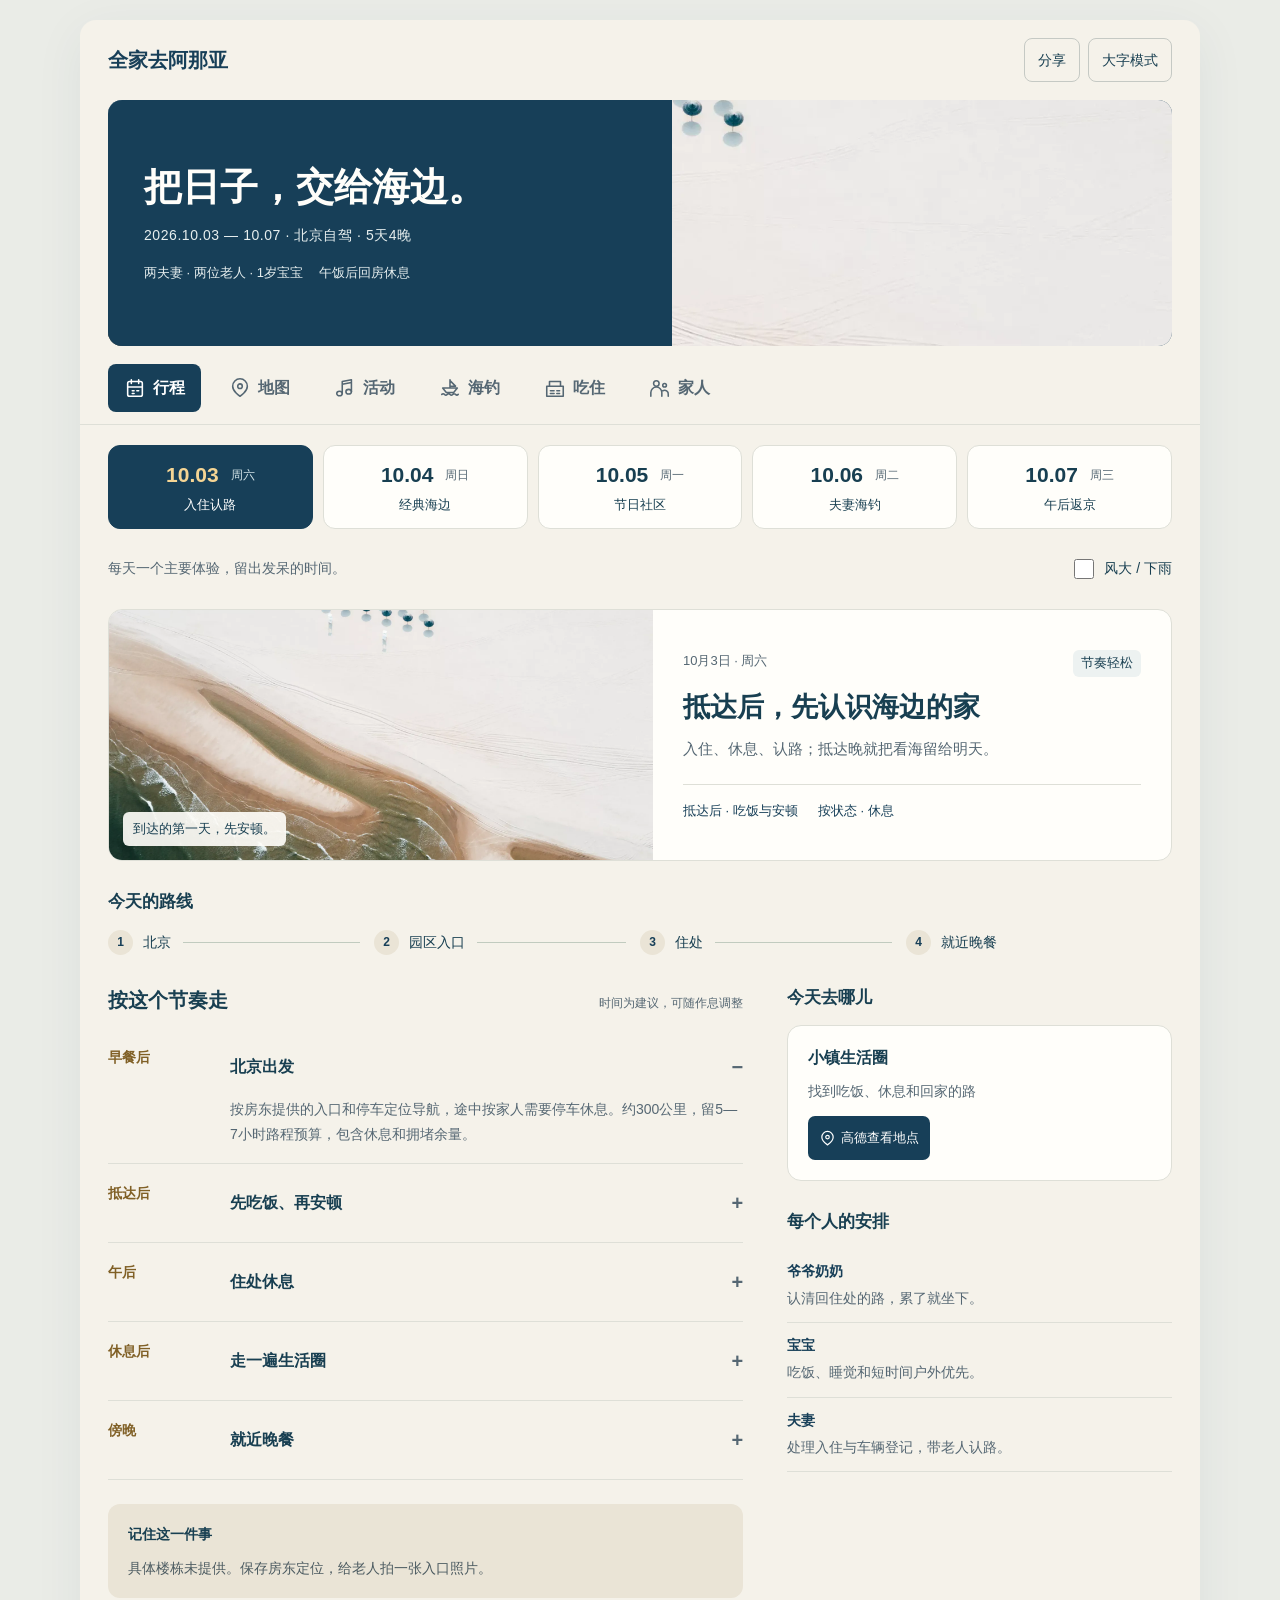
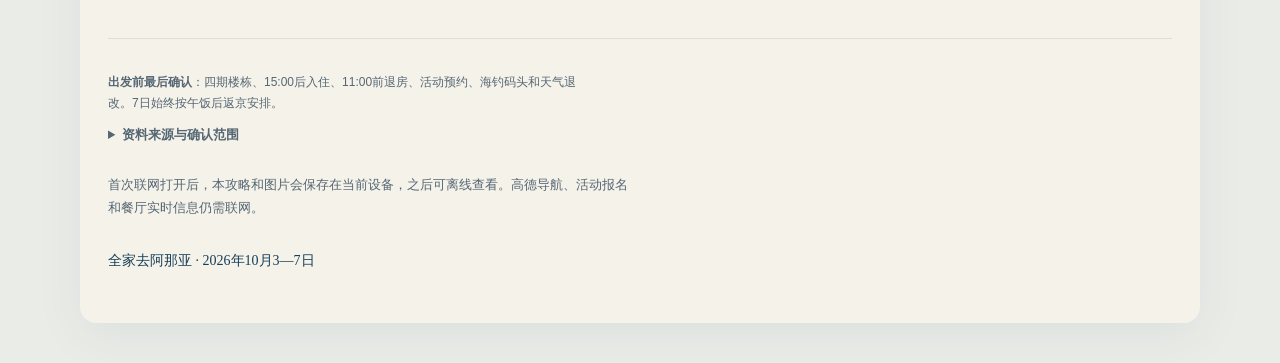
<file: aranya-2026/index.html>
<!doctype html>
<html lang="zh-CN"><head><meta charset="utf-8"><meta name="viewport" content="width=device-width,initial-scale=1"><meta name="theme-color" content="#073e4b"><meta name="description" content="北京自驾阿那亚四期，三代家庭五天四晚攻略。午饭后午休，10月7日午饭后返京。"><meta name="robots" content="noindex,nofollow"><title>全家去阿那亚｜10月3—7日</title><link rel="stylesheet" href="style.css?v=3"><link rel="manifest" href="manifest.webmanifest"><link rel="apple-touch-icon" href="icons/icon-192.png"><link rel="icon" type="image/svg+xml" href="icons/icon.svg"></head><body><div class="app-shell"><header class="masthead"><a class="brand" href="#journey" aria-label="全家去阿那亚，查看行程">全家去阿那亚</a><div><button id="share" aria-label="复制攻略分享链接">分享</button><button id="large" aria-pressed="false">大字模式</button></div></header>
<div class="cover"><img src="coast.webp" width="1920" height="1174" alt="阿那亚海岸航拍"><div class="cover-copy"><h1>把日子，交给海边。</h1><p>2026.10.03 — 10.07 · 北京自驾 · 5天4晚</p><div class="cover-facts"><span>两夫妻 · 两位老人 · 1岁宝宝</span><span>午饭后回房休息</span></div></div></div>
<nav class="main-nav" aria-label="旅行手册栏目"><button data-view="journey" aria-pressed="true"><svg viewBox="0 0 24 24" fill="none" stroke="currentColor" stroke-width="1.7" stroke-linecap="round" stroke-linejoin="round" aria-hidden="true"><rect x="4" y="5" width="16" height="16" rx="2"/><path d="M8 3v4m8-4v4M4 11h16m-11 4h2m3 0h2m-7 3h2"/></svg><span>行程</span></button><button data-view="places" aria-pressed="false"><svg viewBox="0 0 24 24" fill="none" stroke="currentColor" stroke-width="1.7" stroke-linecap="round" stroke-linejoin="round" aria-hidden="true"><path d="M20 10c0 6-8 11-8 11S4 16 4 10a8 8 0 1 1 16 0Z"/><circle cx="12" cy="10" r="2.5"/></svg><span>地图</span></button><button data-view="events" aria-pressed="false"><svg viewBox="0 0 24 24" fill="none" stroke="currentColor" stroke-width="1.7" stroke-linecap="round" stroke-linejoin="round" aria-hidden="true"><path d="M9 18V5l10-2v13M9 8l10-2"/><ellipse cx="6" cy="18" rx="3" ry="2.5"/><ellipse cx="16" cy="16" rx="3" ry="2.5"/></svg><span>活动</span></button><button data-view="fishing" aria-pressed="false"><svg viewBox="0 0 24 24" fill="none" stroke="currentColor" stroke-width="1.7" stroke-linecap="round" stroke-linejoin="round" aria-hidden="true"><path d="M3 19c3-3 3 3 6 0s3 3 6 0 3 3 6 0M4 12h16l-4 5H8ZM12 3v9m0-8 6 6h-6"/></svg><span>海钓</span></button><button data-view="food" aria-pressed="false"><svg viewBox="0 0 24 24" fill="none" stroke="currentColor" stroke-width="1.7" stroke-linecap="round" stroke-linejoin="round" aria-hidden="true"><path d="M3 10h18v11H3ZM6 10V5h12v5M7 15h4m3 0h3M7 18h4m3 0h3"/></svg><span>吃住</span></button><button data-view="family" aria-pressed="false"><svg viewBox="0 0 24 24" fill="none" stroke="currentColor" stroke-width="1.7" stroke-linecap="round" stroke-linejoin="round" aria-hidden="true"><circle cx="8" cy="7" r="3"/><circle cx="17" cy="9" r="2"/><path d="M2 21v-4a6 6 0 0 1 12 0v4m1-6a4 4 0 0 1 6 4v2"/></svg><span>家人</span></button></nav><main id="main"><section id="journey" class="view"><div class="day-tabs" role="tablist" aria-label="选择旅行日期"><button data-day="0" id="tab-0" role="tab" aria-controls="day-panel" aria-selected="true" tabindex="0"><span>周六</span><strong>10.03</strong><small>入住认路</small></button><button data-day="1" id="tab-1" role="tab" aria-controls="day-panel" aria-selected="false" tabindex="-1"><span>周日</span><strong>10.04</strong><small>经典海边</small></button><button data-day="2" id="tab-2" role="tab" aria-controls="day-panel" aria-selected="false" tabindex="-1"><span>周一</span><strong>10.05</strong><small>节日社区</small></button><button data-day="3" id="tab-3" role="tab" aria-controls="day-panel" aria-selected="false" tabindex="-1"><span>周二</span><strong>10.06</strong><small>夫妻海钓</small></button><button data-day="4" id="tab-4" role="tab" aria-controls="day-panel" aria-selected="false" tabindex="-1"><span>周三</span><strong>10.07</strong><small>午后返京</small></button></div><div class="journey-toolbar"><p>每天一个主要体验，留出发呆的时间。</p><label><input id="weather" type="checkbox">风大 / 下雨</label></div><div id="day-panel" role="tabpanel" aria-labelledby="tab-0"></div><noscript>请启用JavaScript查看每日详细行程。3日入住，4日看海，5日社区体验，6日夫妻海钓，7日午饭后返京。</noscript></section>
<section id="places" class="view" hidden><div class="section-heading"><h2>先认识这几个地方</h2><p>按区域找地点，点按钮打开高德地图。这里是地点索引，距离与路线以导航为准。</p></div><div id="place-grid"></div><div class="notice"><strong>先保存真正的“家”</strong><p>住宿暂按家人说明的四期安排，但房源位置图的分期标签有出入。以房东发的楼栋入口定位为准。不要用“四期”的搜索结果代替房门位置。</p><p>四期小镇北区与阿那亚北岸是不同位置。跨区活动先查阿那亚App“园区巴士”。</p></div></section><section id="events" class="view" hidden><h2>国庆活动候选</h2><p class="muted">已结合家人提供的“2026国庆假期活动日程”截图校正。下列场次以截图为依据，余位和当天变化仍需在App确认。报名选择“阿那亚·秦皇岛”。</p><div class="filterbar"><label>日期<select id="event-date"><option value="all">全部日期</option><option value="3">10月3日</option><option value="4">10月4日</option><option value="5">10月5日</option><option value="6">10月6日</option><option value="7">10月7日</option></select></label><label>同行人<select id="event-person"><option value="all">全部人群</option><option value="family">全家候选</option><option value="adult">老人 / 成人</option></select></label></div><p id="event-count" aria-live="polite"></p><div class="event-list"><article class="card event" data-dates="4" data-person="family"><div class="event-date">10.04<span>16:00—17:00</span></div><div><span class="badge">亲子候选 · 需确认1岁入场</span><h3>《大象的迁徙》绘本故事会</h3><p>北岸雀跃镇滨河大草坪 · 阿那亚App报名。可替换4日下午小镇闲逛；当天去了北岸，5日就留在南区。</p></div><a class="event-map" data-map="阿那亚北岸雀跃镇">高德查看地点</a></article><article class="card event" data-dates="3 4 5" data-person="family"><div class="event-date">10.03—05<span>14:00—18:00</span></div><div><span class="badge">全家短时观看</span><h3>社区足球联赛</h3><p>北岸ANAR FC滨河足球场 · 截图注明可现场观看。建议5日午休后去，看20—30分钟，再散步或坐下休息。</p></div><a class="event-map" data-map="阿那亚北岸ANAR FC滨河足球场">高德查看地点</a></article><article class="card event" data-dates="3 4 5 6" data-person="adult"><div class="event-date">10.04—06<span>19:30场</span></div><div><span class="badge">成人可选 · 约90分钟</span><h3>孟京辉《猫脖子上的血》</h3><p>阿那亚蜂巢剧场 · 阿那亚App或大麦购票。截图显示4—6日晚间19:30场，3日另有14:30场。1.2米以下谢绝入场，宝宝由家人陪伴，不带进剧场。</p></div><a class="event-map" data-map="阿那亚蜂巢剧场">高德查看地点</a></article><article class="card event" data-dates="4 5 6 7" data-person="adult"><div class="event-date">10.04—07<span>07:30 / 08:20</span></div><div><span class="badge">老人及成人优先 · 每场30分钟</span><h3>阿那亚礼堂清晨音乐会</h3><p>4日：Vivace弦乐四重奏；5日：记忆中的国乐新编；6日：秋潮破晓·海畔弦吟；7日：从西西里到布宜诺斯艾利斯。每天两场07:30—08:00、08:20—08:50，阿那亚App预约。</p><p>推荐5日08:20场给喜欢熟悉旋律的老人。至少一位家长留住处陪宝宝，另一位陪老人前往；不要求全家早起。1.2米以下谢绝入场。</p></div><a class="event-map" data-map="阿那亚礼堂">高德查看地点</a></article><article class="card event" data-dates="3" data-person="adult"><div class="event-date">10.03<span>18:00 / 19:00</span></div><div><span class="badge">到达后有精神再选</span><h3>礼堂月升音乐会·柔和三重奏</h3><p>钢琴、小提琴与萨克斯管。18:00—18:30、19:00—19:30，阿那亚App预约，1.2米以下谢绝入场。到达晚就取消，不压缩入住和宝宝休息。</p></div><a class="event-map" data-map="阿那亚礼堂">高德查看地点</a></article><article class="card event" data-dates="3 4 5 6" data-person="family"><div class="event-date">10.03—06<span>10:00—18:00</span></div><div><span class="badge">北岸现场体验 · 大人短停</span><h3>趣能运动公园</h3><p>北岸雀跃镇滨河大草坪，截图注明现场参与。5日下午可与足球观赛择一；宝宝只在大人陪护下看热闹，具体器材年龄限制现场确认。</p></div><a class="event-map" data-map="阿那亚北岸雀跃镇">高德查看地点</a></article><article class="card event" data-dates="3 4 5 6 7" data-person="adult"><div class="event-date">10.03—07<span>10:00—17:00</span></div><div><span class="badge">成人备选 · App预约</span><h3>AndMore海岸Kayak夺旗赛</h3><p>北岸九期雀跃镇Andmore。夫妻若选择这项活动，可替换海钓或某个下午的闲逛；老人宝宝留在熟悉的生活圈，具体参与条件向活动方确认。</p></div><a class="event-map" data-map="阿那亚北岸Andmore">高德查看地点</a></article><article class="card event" data-dates="3 4 5 6 7" data-person="adult"><div class="event-date">假期展览<span>09:30—19:30</span></div><div><span class="badge">室内备选 · 19:00停止入馆</span><h3>感知练习 · To Ask by Touch</h3><p>刘符洁个展，阿那亚艺术中心。截图注明节假日正常开放，可作为大人的雨天备选。宝宝入场与推车规则仍需确认。</p></div><a class="event-map" data-map="阿那亚艺术中心">高德查看地点</a></article></div><p><a href="https://www.sohu.com/a/1079462354_121124793" target="_blank" rel="noopener">公开活动汇总</a> · <a href="https://www.guandian.cn/article/20260922/605602.html" target="_blank" rel="noopener">活动报道</a></p><div class="notice">截图中自然全日营限2.5—6岁，小小音乐家梦想之旅限4—6岁，音乐家成长营限6—8岁；宝宝均不符合年龄。礼堂音乐会与戏剧标明1.2米以下谢绝入场。</div></section><section id="fishing" class="view" hidden><div class="wide-photo"><img src="coast.webp" alt="阿那亚海岸实景，非海钓船只照片"><div><h2>留半天，去海上。</h2><p>夫妻海钓3小时 · 外出预留5—6小时</p></div></div><p><span class="badge">6日暂定 · 5日天气备选 · 尚未订船</span></p><div class="two-col"><article class="card"><h3>夫妻的时间表</h3><dl><div><dt>07:30</dt><dd>早餐，交代宝宝午餐与午休。</dd></div><div><dt>08:00</dt><dd>自驾去已确认的码头，留停车与登船时间。</dd></div><div><dt>09:00—12:00</dt><dd>海钓3小时。具体开船时段由订单确认。</dd></div><div><dt>12:00—14:00</dt><dd>下船、简单午餐、回四期；按码头与路况调整。</dd></div></dl></article><article class="card"><h3>先确认码头，再算车程</h3><p>优先比较南戴河葡萄岛方向和秦皇岛其他码头。产品名叫“秦皇岛”，不一定从同一码头出发。</p><p>已有公开销售的3小时产品，含钓具、鱼饵与船长指导。本次日期、余位和价格需重新询价。</p><ul><li>3小时是否包含驶往钓点的航行时间？</li><li>具体船型、遮挡空间、卫生间与救生衣配置？</li><li>费用包含什么，天气停航怎样退改？</li></ul><a href="https://huodong.ctrip.com/ottd-activity/dest/t92174179.html" target="_blank" rel="noopener">查看海钓产品参考</a></article></div><div class="split-plan"><div><h3>夫妻出海</h3><p>08:00出发 → 09:00—12:00海钓 → 12:00—14:00返园</p><a data-map="南戴河葡萄岛码头">高德查询码头候选</a></div><div><h3>老人宝宝留园</h3><p>早餐 → 散步20—30分钟 → 回房 → 午餐 → 午休</p><p>只走前几天走过的熟路，夫妻手机保持可联系。</p></div></div><div class="notice"><strong>遇到风浪，就换一天。</strong>出行前与当天确认海况、码头通知及是否停航，5、6日可互换。选择更远码头时延长外出时间。</div></section><section id="food" class="view" hidden>
  <div class="section-heading"><h2>在阿那亚，吃什么</h2><p>这份清单先照顾四期入住、老人熟悉路线和宝宝午休，再挑一两顿值得好好吃的。餐厅选择很多，国庆期间以阿那亚App的营业、排队和预约信息为准。</p></div>
  <div class="dining-hero"><div><span class="dining-kicker">一家人的吃饭原则</span><h3>午饭就近，晚饭选喜欢的。</h3><p>11:30左右吃午餐，饭后回房休息；晚饭尽量在17:30—18:00开始。实际住处楼栋仍以房东定位为准。</p></div><div class="dining-hero-facts"><span><b>四期</b> 先熟悉家门口</span><span><b>1 顿</b> 留给当地海鲜</span><span><b>5 日</b> 北岸顺路再吃</span></div></div>
  <div class="dining-picks"><article><span>最稳妥的午餐</span><strong>晓麦穗 / 第三或第四食堂</strong><p>中式主食、吃完容易回房；具体选离住处近的。</p></article><article><span>一家人值得吃</span><strong>晓·渔村地方菜 / 椰品生活</strong><p>本地海味或口味相对温和的一桌菜，最好提前约。</p></article><article><span>夫妻想有一顿特色餐</span><strong>y SEA / L’E 鱼饵</strong><p>看海或吃西餐；宝宝由家人照看时更从容。</p></article></div>
  <div class="dining-head"><div><span>01 · 熟悉生活圈</span><h3>四期小镇候选</h3><p>按南北区分布整理。以下是公开指南中的位置，住处离哪家近，以房东楼栋定位和高德路线为准。</p></div><span class="dining-count">7 家选择</span></div><div class="dining-list"><article class="dining-item"><div class="dining-item-main"><div class="dining-item-top"><h4>晓麦穗大馅蒸饺</h4><span>省心午餐</span></div><p class="dining-area">四期小镇北区2号楼底商</p><p>有蒸饺、汤粥，午饭后回房午休比较顺。</p><p class="dining-order"><b>点什么</b> 大馅蒸饺、汤粥</p></div><a class="dining-map" data-map="阿那亚 晓麦穗大馅蒸饺" aria-label="在高德地图查询晓麦穗大馅蒸饺">高德找店</a></article><article class="dining-item"><div class="dining-item-main"><div class="dining-item-top"><h4>椰品生活餐厅</h4><span>一家人坐下吃</span></div><p class="dining-area">四期小镇南区6号楼底商</p><p>椰子鸡风味温和，适合老人和大人同桌。</p><p class="dining-order"><b>点什么</b> 椰子鸡、海南简餐、甜品</p></div><a class="dining-map" data-map="阿那亚 椰品生活餐厅" aria-label="在高德地图查询椰品生活餐厅">高德找店</a></article><article class="dining-item"><div class="dining-item-main"><div class="dining-item-top"><h4>珍味胜烧鹅面家</h4><span>快捷正餐</span></div><p class="dining-area">四期小镇南区底商</p><p>主食选择明确，退房日午餐也可作为候选。</p><p class="dining-order"><b>点什么</b> 烧鹅饭、云吞面、白切鸡饭</p></div><a class="dining-map" data-map="阿那亚 珍味胜烧鹅面家" aria-label="在高德地图查询珍味胜烧鹅面家">高德找店</a></article><article class="dining-item"><div class="dining-item-main"><div class="dining-item-top"><h4>PHO THIN17 越南粉</h4><span>热汤面</span></div><p class="dining-area">四期小镇南区6号楼底商</p><p>想吃汤汤水水时可选，出餐与排队情况看当天。</p><p class="dining-order"><b>点什么</b> 牛肉河粉、鸡肉碎米饭</p></div><a class="dining-map" data-map="阿那亚 PHO THIN17 越南粉" aria-label="在高德地图查询PHO THIN17 越南粉">高德找店</a></article><article class="dining-item"><div class="dining-item-main"><div class="dining-item-top"><h4>SQUARE by The Pizza Show</h4><span>聚餐换口味</span></div><p class="dining-area">四期小镇北区1号楼底商</p><p>披萨与意面比较容易照顾一家人的口味，资料显示设有儿童区。</p><p class="dining-order"><b>点什么</b> 披萨、意面</p></div><a class="dining-map" data-map="阿那亚 SQUARE by The Pizza Show" aria-label="在高德地图查询SQUARE by The Pizza Show">高德找店</a></article><article class="dining-item"><div class="dining-item-main"><div class="dining-item-top"><h4>阿村烘焙</h4><span>早餐 / 加餐</span></div><p class="dining-area">四期南区6号楼、北区2号楼均有门店</p><p>上午出门前补充面包，留一份给宝宝午休后同行大人加餐。</p><p class="dining-order"><b>点什么</b> 手工面包、甜点</p></div><a class="dining-map" data-map="阿那亚 阿村烘焙" aria-label="在高德地图查询阿村烘焙">高德找店</a></article><article class="dining-item"><div class="dining-item-main"><div class="dining-item-top"><h4>L’E 鱼饵意大利海鲜&牛排</h4><span>坐得久一点</span></div><p class="dining-area">四期小镇北区儿童农庄西侧</p><p>适合预订一顿不赶时间的晚餐，海鲜与牛排兼顾。</p><p class="dining-order"><b>点什么</b> 意大利海鲜、牛排</p></div><a class="dining-map" data-map="阿那亚 L’E 鱼饵意大利海鲜&牛排" aria-label="在高德地图查询L’E 鱼饵意大利海鲜&牛排">高德找店</a></article></div>
  <div class="dining-head"><div><span>02 · 海边与园区</span><h3>食堂、当地菜与海鲜</h3><p>上午看完海或礼堂后安排午餐，尽量不要再绕远路。</p></div><span class="dining-count">7 家选择</span></div><div class="dining-list"><article class="dining-item"><div class="dining-item-main"><div class="dining-item-top"><h4>第三食堂</h4><span>早餐 / 快餐</span></div><p class="dining-area">安澜酒店旁；先核对实际步行路线</p><p>面、馄饨等家常选择多，可作海边活动后的简单午餐。</p><p class="dining-order"><b>点什么</b> 面食、馄饨、早餐档</p></div><a class="dining-map" data-map="阿那亚 第三食堂" aria-label="在高德地图查询第三食堂">高德找店</a></article><article class="dining-item"><div class="dining-item-main"><div class="dining-item-top"><h4>第四食堂</h4><span>家常食堂</span></div><p class="dining-area">D3区域3号楼；先核对实际步行路线</p><p>老人想吃中式熟食时优先考虑，假期入场方式先查App。</p><p class="dining-order"><b>点什么</b> 担担面、猪脚饭、黄米凉糕</p></div><a class="dining-map" data-map="阿那亚 第四食堂" aria-label="在高德地图查询第四食堂">高德找店</a></article><article class="dining-item"><div class="dining-item-main"><div class="dining-item-top"><h4>晓·渔村地方菜</h4><span>本地海味</span></div><p class="dining-area">安澜酒店东侧</p><p>全家想正式吃一顿秦皇岛风味，可以安排在非海钓日。</p><p class="dining-order"><b>点什么</b> 海肠捞饭、烧鱼锅贴饼子、皮皮虾鲜肉盒子</p></div><a class="dining-map" data-map="阿那亚 晓·渔村地方菜" aria-label="在高德地图查询晓·渔村地方菜">高德找店</a></article><article class="dining-item"><div class="dining-item-main"><div class="dining-item-top"><h4>y SEA·西班牙餐厅</h4><span>海景正餐</span></div><p class="dining-area">孤独图书馆斜对面</p><p>看海一带顺路，适合夫妻或一家人提前预订一顿特色餐。</p><p class="dining-order"><b>点什么</b> 西班牙海鲜饭、海鲜面、牛排</p></div><a class="dining-map" data-map="阿那亚 y SEA 西班牙餐厅" aria-label="在高德地图查询y SEA·西班牙餐厅">高德找店</a></article><article class="dining-item"><div class="dining-item-main"><div class="dining-item-top"><h4>米和鱼·渔家排档</h4><span>海鲜排档</span></div><p class="dining-area">苏卡酒店A栋1层</p><p>偏当地渔家菜，想吃海鲜又不想专程出园可查。</p><p class="dining-order"><b>点什么</b> 当日海鲜、渔家菜</p></div><a class="dining-map" data-map="阿那亚 米和鱼·渔家排档" aria-label="在高德地图查询米和鱼·渔家排档">高德找店</a></article><article class="dining-item"><div class="dining-item-main"><div class="dining-item-top"><h4>鱼市 Fish Market</h4><span>自行选海鲜</span></div><p class="dining-area">A.HOTEL南侧约100米；另有六期点位</p><p>可看当天海鲜并询问加工方式，适合愿意现场挑选的一餐。</p><p class="dining-order"><b>点什么</b> 当日鲜货、按店内方式加工</p></div><a class="dining-map" data-map="阿那亚 鱼市 Fish Market" aria-label="在高德地图查询鱼市 Fish Market">高德找店</a></article><article class="dining-item"><div class="dining-item-main"><div class="dining-item-top"><h4>北27號·黄河入海</h4><span>西北风味</span></div><p class="dining-area">邻里中心商圈</p><p>海鲜吃多了换口味，老人也有面食可选。</p><p class="dining-order"><b>点什么</b> 兰州小吃、烧烤、小菜</p></div><a class="dining-map" data-map="阿那亚 北27號·黄河入海" aria-label="在高德地图查询北27號·黄河入海">高德找店</a></article></div>
  <div class="dining-head"><div><span>03 · 5 日北岸顺路</span><h3>北岸可吃什么</h3><p>去足球赛或雀跃镇那天再选；四期小镇北区和阿那亚北岸并非同一个地方。</p></div><span class="dining-count">4 家选择</span></div><div class="dining-list"><article class="dining-item"><div class="dining-item-main"><div class="dining-item-top"><h4>第八食堂</h4><span>北岸省心选</span></div><p class="dining-area">北岸一期（九期）小镇中心</p><p>5日若去了北岸，傍晚就近吃一餐再回；不为吃饭专程跨区。</p><p class="dining-order"><b>点什么</b> 以当日食堂档口为准</p></div><a class="dining-map" data-map="阿那亚 第八食堂" aria-label="在高德地图查询第八食堂">高德找店</a></article><article class="dining-item"><div class="dining-item-main"><div class="dining-item-top"><h4>Bake No Title</h4><span>散步加餐</span></div><p class="dining-area">北岸九期雀跃镇 N24</p><p>看足球或逛雀跃镇途中买点烘焙，适合短暂停留。</p><p class="dining-order"><b>点什么</b> 面包、咖啡</p></div><a class="dining-map" data-map="阿那亚 Bake No Title" aria-label="在高德地图查询Bake No Title">高德找店</a></article><article class="dining-item"><div class="dining-item-main"><div class="dining-item-top"><h4>晓·渔村地方菜（北岸店）</h4><span>北岸正餐</span></div><p class="dining-area">北岸一期（九期）中庭商业街99栋</p><p>想在北岸吃本地菜，可与南区店二选一。</p><p class="dining-order"><b>点什么</b> 本地菜、当日海鲜</p></div><a class="dining-map" data-map="阿那亚北岸 晓渔村地方菜" aria-label="在高德地图查询晓·渔村地方菜（北岸店）">高德找店</a></article><article class="dining-item"><div class="dining-item-main"><div class="dining-item-top"><h4>南门涮肉</h4><span>大人聚餐</span></div><p class="dining-area">北岸九期雀跃镇 P8</p><p>风大或天气凉时可选，注意留足用餐时间。</p><p class="dining-order"><b>点什么</b> 涮肉、蔬菜拼盘</p></div><a class="dining-map" data-map="阿那亚北岸 南门涮肉" aria-label="在高德地图查询南门涮肉">高德找店</a></article></div>
  <div class="dining-head"><div><span>04 · 带着全家吃</span><h3>按日期快速挑</h3></div></div>
  <div class="dining-days"><div><b>10.03 到达</b><p>先就近：椰品、晓麦穗或 SQUARE。到得晚就吃简单的一餐。</p></div><div><b>10.04 看海</b><p>午餐选第三食堂或晓麦穗；晚餐可预订晓·渔村。</p></div><div><b>10.05 北岸</b><p>午餐仍在住处附近；下午北岸买 Bake No Title，想留下吃晚饭选第八食堂。</p></div><div><b>10.06 海钓</b><p>夫妻外出前给老人宝宝定好食堂或外送；返园后吃椰品、珍味胜等就近餐。</p></div><div><b>10.07 返程</b><p>11:00前退房，午餐选出餐较快的珍味胜、PHO THIN17 或食堂；午饭后返京。</p></div></div>
  <div class="notice"><strong>国庆就餐提醒</strong><p>阿那亚官方介绍秦皇岛社区设有9处社区食堂和75家餐饮商户，但节假日部分食堂可能要求身份码；非食堂餐厅一般可用微信或支付宝。阿那亚App“美食→外送”也可作为海钓日老人带娃的备选。每家店的营业、预约、排队和儿童座椅，出发前在App或电话里核对。宝宝继续带熟悉的奶和辅食。</p></div>
  <div class="dining-sources"><strong>餐厅信息来源</strong><a href="https://aranya.cc/quan-wei-yun-ying/can-yin.html" target="_blank" rel="noopener">阿那亚餐饮介绍</a><a href="https://www.sohu.com/a/1038945792_121124793" target="_blank" rel="noopener">2026 南区配套指南</a><a href="https://www.sohu.com/a/1036006809_121124793" target="_blank" rel="noopener">2026 北岸配套指南</a><a href="https://www.aranyatheaterfestival.com/site" target="_blank" rel="noopener">官方园区服务说明</a><a href="https://you.ctrip.com/yougourmet/restaurantlist/aranya2154880.html" target="_blank" rel="noopener">餐厅条目交叉核对</a></div>
  <div class="dining-head"><div><span>05 · 交通提示</span><h3>吃饭之外的移动</h3></div></div><div class="two-col"><article class="card"><h3>从北京开车来</h3><p>单程约300公里，含休息和拥堵先预留5—7小时；这是规划余量，不是实时导航。入住入口、车牌登记、停车位置和退房接驳提前问房东。</p></article><article class="card"><h3>园区里怎么走</h3><p>去海边与北岸，先在阿那亚App看“园区巴士”。班次可能调整，不按旧攻略记线路号。</p><p>四期楼栋待补充；上方高德按钮用于搜店，请核对搜索结果后再导航。</p><div class="map-links"><a href="https://ditu.amap.com/place/B0FFF4JQBT" target="_blank" rel="noopener">阿那亚社区地图</a><a href="https://www.aranyatheaterfestival.com/travel" target="_blank" rel="noopener">官方交通说明</a></div></article></div>
</section><section id="family" class="view" hidden><div id="elders"><h2>爷爷奶奶看这里</h2><div class="two-col"><article class="card"><h3>先熟悉住处附近</h3><p class="route">四期住处 → 就近吃饭 → 小镇广场 → 原路回家</p><p>3日夫妻带着亲自走一遍。记清楼栋入口、返回方向、最近洗手间和接驳站；累了随时坐下。</p><p class="muted">暂按家人说明的四期规划，房源图中的分期标签待核对；具体楼栋尚未补充。把房东发的住处定位固定在家庭聊天群里，给老人拍一张入口照片。地图搜“四期”不能代替房门定位。</p></article><article class="card"><h3>夫妻出海的半天</h3><p class="route">早餐 → 附近散步 → 回房玩耍 → 午餐 → 午休</p><p>只走前几天已经熟悉的路线，不独自带宝宝跨区。散步20—30分钟就可以回房，不舒服或累了就取消外出。</p><p class="muted">夫妻出发前交代吃饭与午睡安排，带好手机，约定返回时段。老人不去码头等候。</p></article></div><div class="notice"><strong>两个“北”，别走错。</strong>四期小镇北区与阿那亚北岸是不同位置。故事会、足球赛在北岸，先看App南北接驳信息。</div></div><div id="baby"><h2>1岁宝宝的节奏</h2><div class="three-col"><article class="card"><h3>上午 · 短时间探索</h3><p>看海、摸沙、看树和草地。推车走硬化路面，进沙滩时抱娃或用背带，由大人近身陪伴。</p></article><article class="card"><h3>午后 · 回房睡觉</h3><p>暂按11:30午餐、12:30—14:30午休。宝宝睡得更早或更久，活动就顺延或取消。</p></article><article class="card"><h3>下午 · 随时能退出</h3><p>不安排完整营队或长时间看戏。故事会先确认1岁能否参加，不要求听满一小时。</p></article></div><p class="muted">随身带尿布、湿巾、换洗衣物、熟悉的奶和辅食、薄毯与防风外套。母婴室和无障碍入口向房东或场馆确认。</p></div><div id="rain"><h2>风大或下雨时</h2><article class="card"><p>取消沙滩久留、北岸户外活动与无法成行的海钓。改为四期附近吃饭、书店短停、住处玩耍。大人看展或看戏时，先安排宝宝陪护。</p><p>美术馆与剧场先查开放、预约、年龄和推车规则，没有合适场次就安心回房休息。</p><button id="rain-switch">查看每天的天气备选</button></article></div><h2>出门前，带齐就安心</h2><p class="muted">勾选仅保存在当前浏览器，可以逐项检查。</p><div id="checklist"></div></section><footer><p><strong>出发前最后确认</strong>：四期楼栋、15:00后入住、11:00前退房、活动预约、海钓码头和天气退改。7日始终按午饭后返京安排。</p><details><summary>资料来源与确认范围</summary><ul><li>家庭人数、午后午休、夫妻海钓与午饭后返程：家人确认。房源截图：15:00后入住，11:00前退房。住宿分期需核对口述与位置图。</li><li><a href="https://www.sohu.com/a/1079462354_121124793" target="_blank" rel="noopener">2026国庆活动汇总</a>与<a href="https://www.guandian.cn/article/20260922/605602.html" target="_blank" rel="noopener">活动报道</a>：辅助资料，时间有出入时优先采用家人提供的活动截图；非预约凭证。</li><li><a href="https://www.sohu.com/a/1038945792_121124793" target="_blank" rel="noopener">2026南区配套汇总</a>：餐饮候选，实时营业需确认。</li><li><a href="https://mp.visitbeijing.com.cn/a1/4DBSnGVOLB8" target="_blank" rel="noopener">北京文旅介绍</a>：距离与地标背景，2023年发布，旧入园规则不直接采用。</li><li><a href="https://www.aranyatheaterfestival.com/travel" target="_blank" rel="noopener">官方交通说明</a>与<a href="https://huodong.ctrip.com/ottd-activity/dest/t92174179.html" target="_blank" rel="noopener">海钓产品参考</a>。</li><li>家人提供的原活动日程：<a href="schedule-7.jpg" target="_blank" rel="noopener">3日上半</a>、<a href="schedule-6.jpg" target="_blank" rel="noopener">3日下半</a>、<a href="schedule-5.jpg" target="_blank" rel="noopener">4日</a>、<a href="schedule-4.jpg" target="_blank" rel="noopener">5日</a>、<a href="schedule-3.jpg" target="_blank" rel="noopener">6日</a>、<a href="schedule-2.jpg" target="_blank" rel="noopener">7日及展览</a>。</li><li>照片来自阿那亚官网，地图采用高德关键词查询，请核对结果后导航。</li></ul><p>餐饮信息补查于2026年9月30日；行程资料查阅于2026年9月29日。未核实实时天气、活动余位、场馆全部入场规则或国庆船价。</p></details><p class="offline-note">首次联网打开后，本攻略和图片会保存在当前设备，之后可离线查看。高德导航、活动报名和餐厅实时信息仍需联网。</p><p class="footer-end">全家去阿那亚 · 2026年10月3—7日</p></footer></main><div id="toast" role="status" aria-live="polite"></div></div><script src="days.js?v=2"></script><script src="app.js?v=2"></script><script>if ("serviceWorker" in navigator) window.addEventListener("load", function () { navigator.serviceWorker.register("./sw.js").catch(function () {}); });</script></body></html>
</file>
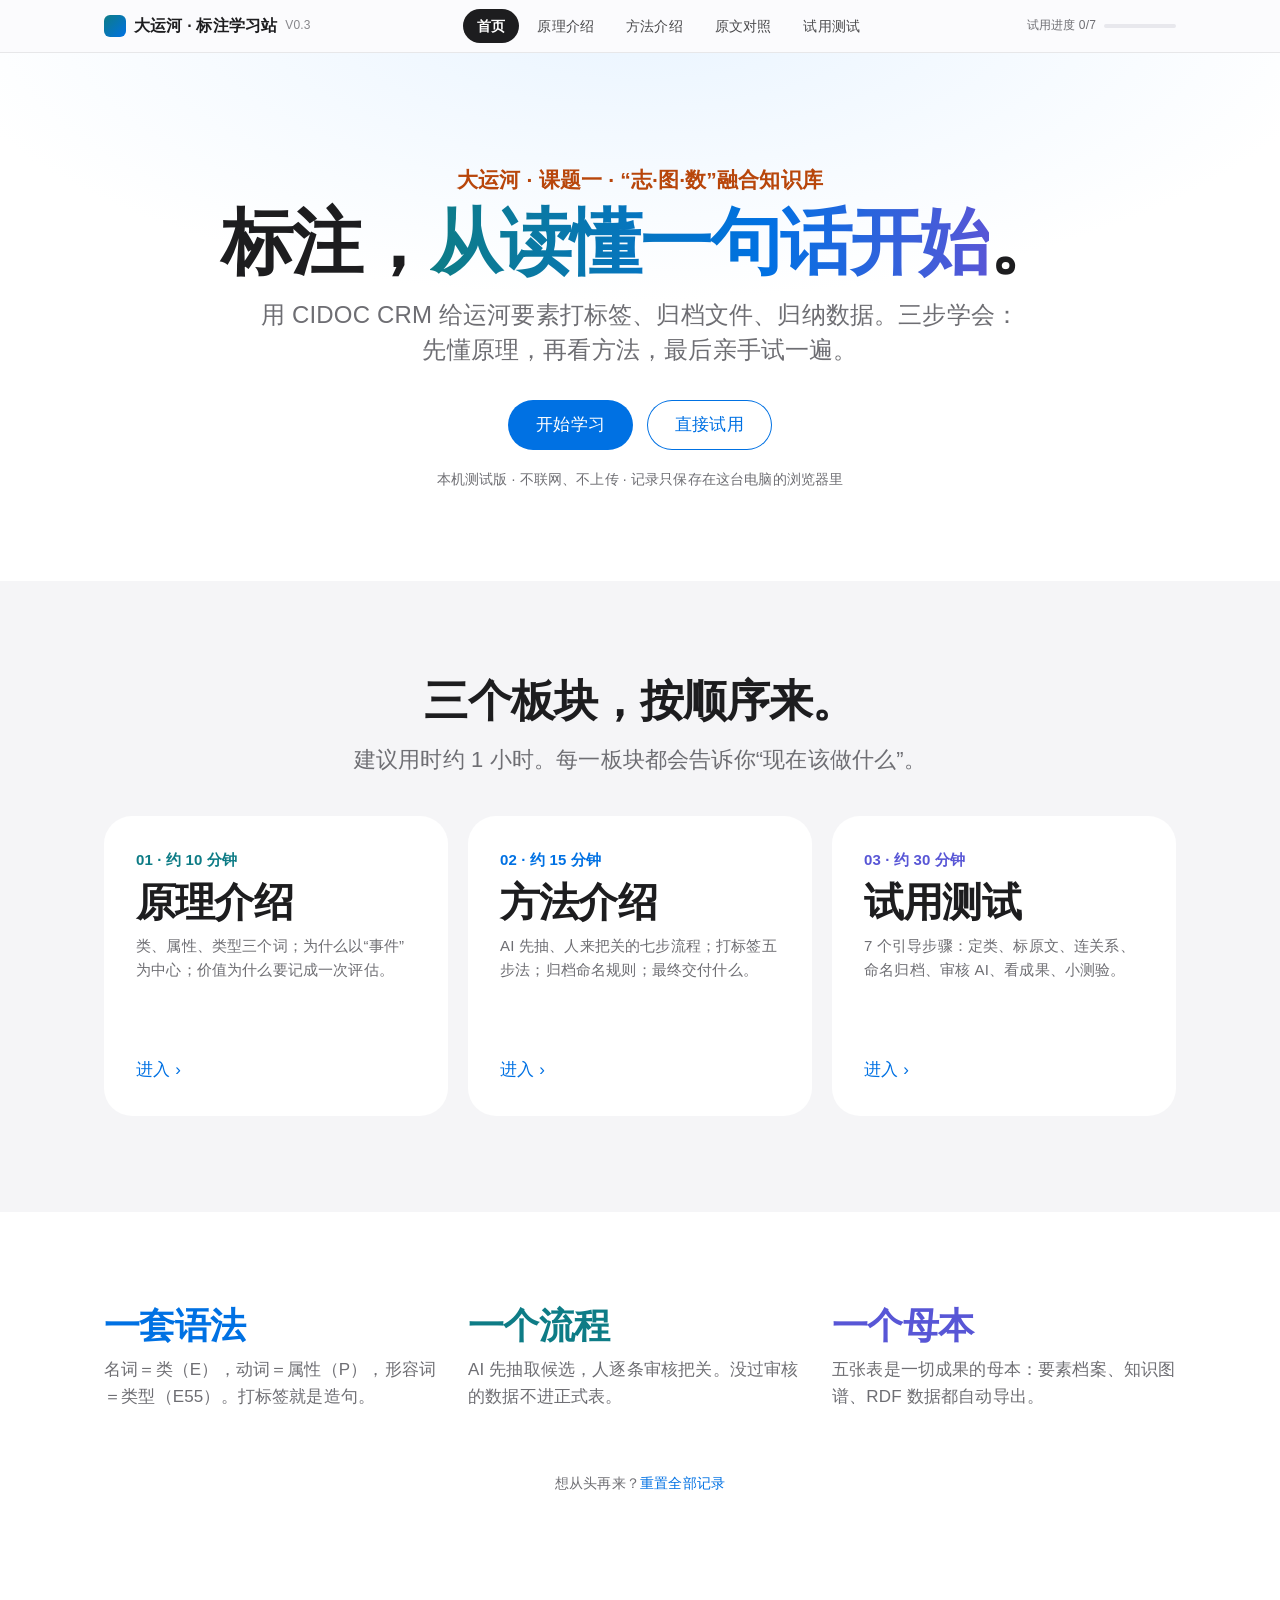
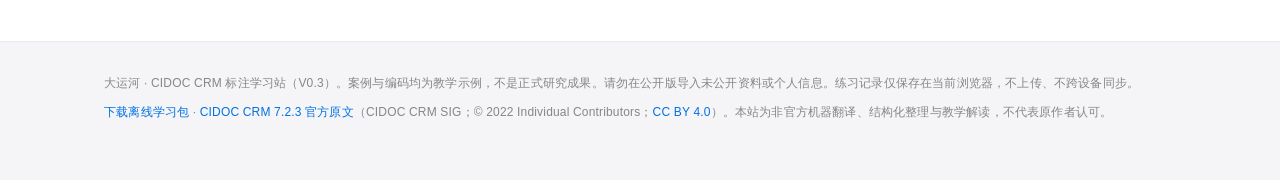
<file: canal-learning/index.html>
<!DOCTYPE html>
<html lang="zh-CN">
<head>
<meta charset="utf-8">
<meta name="viewport" content="width=device-width, initial-scale=1">
<title>大运河 · CIDOC CRM 标注学习站</title>
<meta name="description" content="用大运河案例学习 CIDOC CRM 标注：读原理、查类与属性，完成七步实操。">
<meta http-equiv="Content-Security-Policy" content="default-src 'none'; script-src 'self'; style-src 'self' 'unsafe-inline'; img-src 'self' data: blob:; connect-src 'none'; form-action 'none'; base-uri 'none'; object-src 'none'">
<link rel="stylesheet" href="css/site.css">
</head>
<body>
<header class="topbar">
  <div class="wrap">
    <div class="brand"><span class="logo"></span>大运河 · 标注学习站 <span class="v">V0.3</span></div>
    <nav class="nav" id="nav"></nav>
    <div class="prog"><span id="progtext"></span><span class="bar"><i id="progbar"></i></span></div>
  </div>
</header>
<main id="view"></main>
<noscript><div class="wrap">学习站需要启用 JavaScript 才能打开交互练习。</div></noscript>
<footer class="footer"><div class="wrap">
  <p>大运河 · CIDOC CRM 标注学习站（V0.3）。案例与编码均为教学示例，不是正式研究成果。请勿在公开版导入未公开资料或个人信息。练习记录仅保存在当前浏览器，不上传、不跨设备同步。</p>
  <p><a href="canal-learning-offline.zip" download id="offline-download">下载离线学习包</a><span id="offline-note" hidden>本机离线版</span> ·
  <a href="https://cidoc-crm.org/Version/version-7.2.3" rel="noopener noreferrer" target="_blank">CIDOC CRM 7.2.3 官方原文</a>（CIDOC CRM SIG；© 2022 Individual Contributors；<a href="https://creativecommons.org/licenses/by/4.0/" rel="license noopener noreferrer" target="_blank">CC BY 4.0</a>）。本站为非官方机器翻译、结构化整理与教学解读，不代表原作者认可。</p>
</div></footer>
<script src="js/kit.js"></script>
<script src="js/data.js"></script>
<script src="js/app.js"></script>
<script src="js/learn.js"></script>
<script src="js/tag.js"></script>
<script src="js/archive.js"></script>
<script src="js/review.js"></script>
<script src="js/results.js"></script>
<script src="js/quiz.js"></script>
<script src="js/guide.js"></script>
<script src="js/principle.js"></script>
<script src="js/method.js"></script>
<script src="js/crmref-data.js"></script>
<script src="js/reference.js"></script>
<script src="js/trial.js"></script>
</body>
</html>
</file>
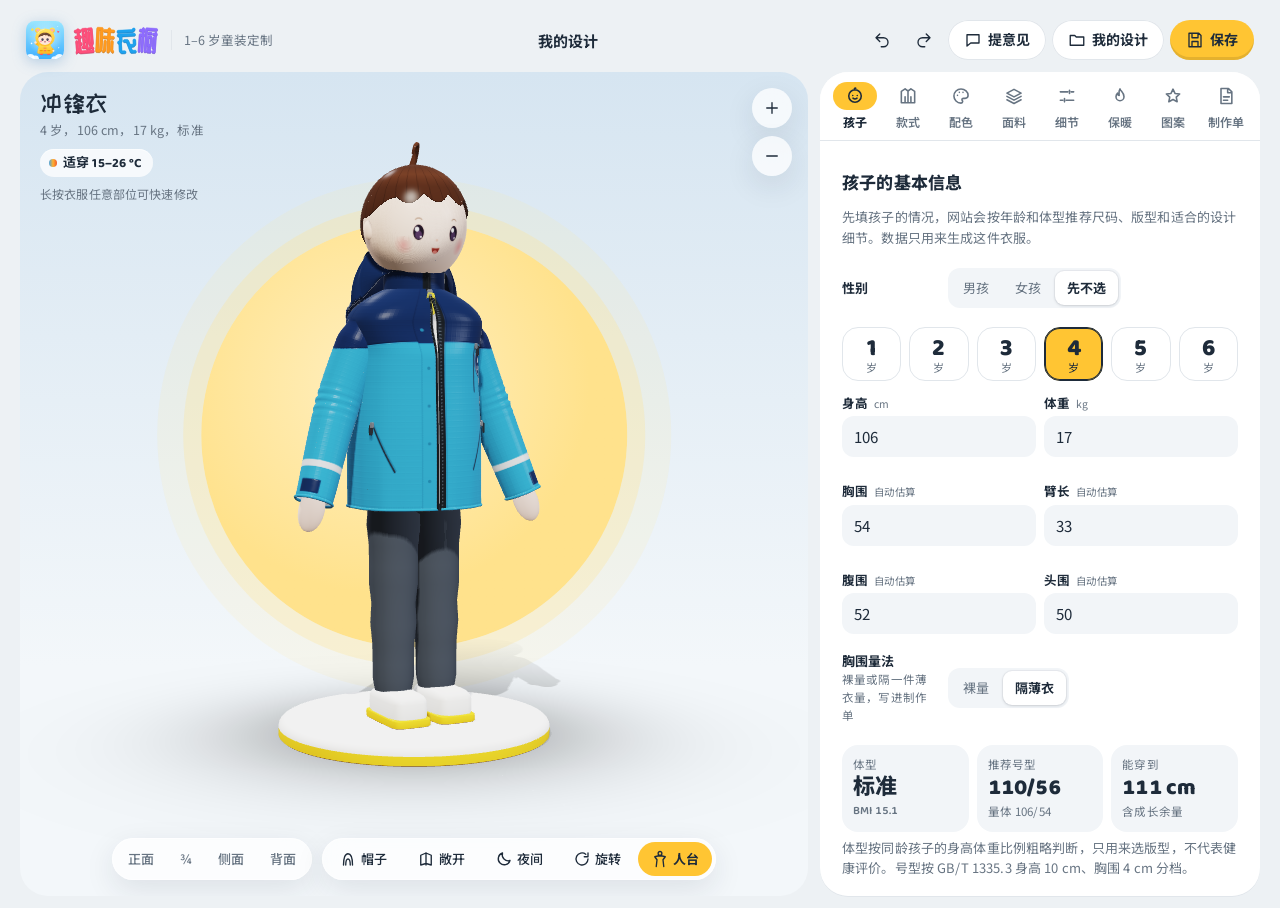
<file: littlewear/index.html>
<!doctype html><html lang="zh-CN"><head><meta charset="utf-8"><meta name="viewport" content="width=device-width,initial-scale=1,viewport-fit=cover"><meta name="theme-color" content="#edf1f4" media="(prefers-color-scheme: light)"><meta name="theme-color" content="#0d131a" media="(prefers-color-scheme: dark)"><link rel="manifest" href="manifest.webmanifest"><link rel="apple-touch-icon" href="icons/icon-180.png"><link rel="icon" type="image/png" sizes="32x32" href="icons/favicon-32.png"><meta name="apple-mobile-web-app-capable" content="yes"><meta name="mobile-web-app-capable" content="yes"><meta name="apple-mobile-web-app-status-bar-style" content="default"><meta name="apple-mobile-web-app-title" content="趣味衣橱"><script>/* 离线缓存：只在 https 网址上启用 */if('serviceWorker' in navigator&&location.protocol==='https:')addEventListener('load',function(){navigator.serviceWorker.register('sw.js').catch(function(){})});</script></head><body>
<title>趣味衣橱 · 童装定制</title>
<meta name="description" content="1–6 岁童装三维定制：冲锋衣拼色、口袋拉链、内衬、标志，生成商家制作单。">
<script>/* 字体不阻塞渲染：连不上谷歌字体（如国内网络）就用系统字体 */
(function(){var l=document.createElement('link');l.rel='stylesheet';l.href='https://fonts.googleapis.com/css2?family=Baloo+2:wght@700;800&family=IBM+Plex+Mono:wght@400;600;700&family=Noto+Sans+SC:wght@400;500;700;900&family=ZCOOL+KuaiLe&display=swap';l.media='print';l.onload=function(){l.media='all'};document.head.appendChild(l)})();</script>
<style>
/* 布局：顶栏 + 左侧三维舞台（桌面粘性全高）+ 右侧定制面板；手机上舞台在上、面板在下 */
:root{
  --bg:#edf1f4; --stage:#e9eff4; --panel:#ffffff; --card:#ffffff; --ink:#1e2b3a; --muted:#677482; --line:#e1e6eb; --soft:#f2f5f8;
  --accent:#ec6a2c; --accent-ink:#ffffff; --brand:#ffc533; --brand-ink:#1e2b3a; --deep:#1f3354; --ok:#2f7d5b; --danger:#c8402f;
  --sky1:#d6e5f1; --sky2:#f3f7fa; --sun:#ffe28c; --glass:rgba(255,255,255,.74); --shadow:0 10px 30px rgba(30,43,58,.10);
  --f-display:"ZCOOL KuaiLe","Noto Sans SC",sans-serif; --f-body:"Noto Sans SC","PingFang SC","Microsoft YaHei",system-ui,sans-serif; --f-num:"Baloo 2","Noto Sans SC",system-ui,sans-serif; --f-mono:"IBM Plex Mono",ui-monospace,Menlo,monospace;
  --r:14px; --top:64px;
}
@media (prefers-color-scheme: dark){:root:not([data-theme="light"]){
  --bg:#0d131a; --stage:#16202a; --panel:#131b24; --card:#19232e; --ink:#e8edf2; --muted:#94a1ae; --line:#26323e; --soft:#1c2733;
  --accent:#ff8a4c; --accent-ink:#1a0e06; --brand:#ffc533; --brand-ink:#1e2b3a; --deep:#9cc9e0; --ok:#6cc59a; --danger:#ff7b6b;
  --sky1:#1b2938; --sky2:#111a24; --sun:#2a3a50; --glass:rgba(25,35,46,.78); --shadow:0 10px 30px rgba(0,0,0,.35); color-scheme:dark}}
:root[data-theme="dark"]{--bg:#0d131a; --stage:#16202a; --panel:#131b24; --card:#19232e; --ink:#e8edf2; --muted:#94a1ae; --line:#26323e; --soft:#1c2733;
  --accent:#ff8a4c; --accent-ink:#1a0e06; --brand:#ffc533; --brand-ink:#1e2b3a; --deep:#9cc9e0; --ok:#6cc59a; --danger:#ff7b6b;
  --sky1:#1b2938; --sky2:#111a24; --sun:#2a3a50; --glass:rgba(25,35,46,.78); --shadow:0 10px 30px rgba(0,0,0,.35); color-scheme:dark}
*{box-sizing:border-box}
html,body{height:100%}
body{background:var(--bg);color:var(--ink);font:14px/1.55 var(--f-body);-webkit-font-smoothing:antialiased}
button{font:inherit;color:inherit;cursor:pointer}
button:focus-visible,input:focus-visible,label:focus-within{outline:2px solid var(--accent);outline-offset:2px}
.ic{width:18px;height:18px;fill:none;stroke:currentColor;stroke-width:1.8;stroke-linecap:round;stroke-linejoin:round;flex:none}
.sr{position:absolute;width:1px;height:1px;overflow:hidden;clip:rect(0 0 0 0)}
.mono{font-family:var(--f-num);font-variant-numeric:tabular-nums;font-weight:600}
#app{display:flex;flex-direction:column;min-height:100%}

/* 顶栏 */
.top{position:sticky;top:env(safe-area-inset-top,0px);z-index:20;display:flex;align-items:center;gap:12px;padding:8px 16px;min-height:var(--top);background:var(--panel);border-bottom:1px solid var(--line)}
.brand{display:flex;align-items:baseline;gap:10px;min-width:0}
/* Logo：图标 + 字标（字标跟随文字颜色，深色模式自动反白） */
.logo{display:inline-flex;align-items:center;gap:9px;color:var(--ink);line-height:0;flex:none}
.brand{flex:none}
.lg-ic svg{display:block;width:38px;height:38px;filter:drop-shadow(0 3px 7px rgba(31,111,184,.28))}
.lg-wm svg{display:block;height:30px;width:auto;overflow:visible}
.brand .sub{font-family:var(--f-mono);font-size:10.5px;letter-spacing:.12em;color:var(--muted);white-space:nowrap}
.dname{flex:1;min-width:0;display:flex;justify-content:center}
.dname input{width:100%;max-width:280px;border:1px solid transparent;background:transparent;border-radius:8px;padding:6px 10px;font:600 15px var(--f-body);color:var(--ink);text-align:center}
.dname input:hover,.dname input:focus{border-color:var(--line);background:var(--card)}
.acts{display:flex;align-items:center;gap:6px}
.btn{display:inline-flex;align-items:center;justify-content:center;gap:6px;border:0;border-radius:999px;padding:8px 14px;background:var(--ink);color:var(--panel);font-weight:600;white-space:nowrap}
.btn:hover{filter:brightness(1.12)}
.btn.ghost{background:transparent;color:var(--ink);box-shadow:inset 0 0 0 1px var(--line)}
.btn.ghost:hover{background:var(--soft)}
.btn.sm{padding:5px 11px;font-size:13px}
.btn.wide{width:100%;padding:12px}
.btn.danger{color:var(--danger)}
.ib{display:inline-grid;place-items:center;min-width:36px;height:36px;border:0;border-radius:999px;background:transparent;color:var(--ink);padding:0 8px}
.ib:hover{background:var(--soft)}
.ib.danger.on{background:var(--danger);color:#fff;font-size:12px;font-weight:600}

/* 舞台 */
.stage{flex:1;display:grid;grid-template-columns:1fr}
.view{position:relative;height:56vh;min-height:360px;background:var(--stage);overflow:hidden;touch-action:none}
#cv{width:100%;height:100%;display:block;cursor:grab}
#cv:active{cursor:grabbing}
.vtag{position:absolute;left:14px;top:12px;display:flex;flex-direction:column;gap:0;pointer-events:none}
.vtag b{font-size:15px}
.vtag span{font-family:var(--f-mono);font-size:11.5px;color:var(--muted)}
.vside{position:absolute;right:10px;top:10px;display:flex;flex-direction:column;gap:4px}
.vside .ib{background:var(--card);box-shadow:0 1px 3px #0002}
.vbar{position:absolute;left:0;right:0;bottom:0;display:flex;flex-wrap:wrap;justify-content:center;gap:8px;padding:10px 10px calc(10px + env(safe-area-inset-bottom,0px));pointer-events:none}
.vbar>*{pointer-events:auto}
.seg{display:inline-flex;flex-wrap:wrap;background:var(--soft);border-radius:10px;padding:3px;gap:2px}
.seg button{border:0;background:transparent;border-radius:8px;padding:6px 11px;font-size:13px;color:var(--muted);white-space:nowrap}
.seg button[aria-pressed="true"]{background:var(--card);color:var(--ink);font-weight:600;box-shadow:0 1px 2px #0002}
.views{background:var(--card);box-shadow:0 2px 8px #0002}
.views button{padding:6px 12px}
.tgl{display:inline-flex;gap:4px;background:var(--card);border-radius:10px;padding:3px;box-shadow:0 2px 8px #0002}
.tgl button{display:inline-flex;align-items:center;gap:4px;border:0;background:transparent;border-radius:8px;padding:6px 9px;font-size:12.5px;color:var(--muted)}
.tgl button[aria-pressed="true"]{background:var(--ink);color:var(--panel)}
.tgl button[hidden]{display:none}
.nogl{position:absolute;inset:30% 10% auto;background:var(--card);padding:16px;border-radius:var(--r);text-align:center}

/* 面板 */
.panel{background:var(--panel);border-top:1px solid var(--line);min-width:0}
.tabs{position:sticky;top:calc(var(--top) + env(safe-area-inset-top,0px));z-index:10;display:flex;gap:2px;overflow-x:auto;scrollbar-width:none;padding:8px 12px;background:var(--panel);border-bottom:1px solid var(--line)}
.tabs::-webkit-scrollbar{display:none}
.tabs button{flex:none;border:0;background:transparent;border-radius:999px;padding:7px 13px;font-weight:600;color:var(--muted)}
.tabs button[aria-selected="true"]{background:var(--ink);color:var(--panel)}
.tb{padding:4px 16px 40px}
.sec{padding:16px 0;border-bottom:1px dashed var(--line)}
.sec:last-child{border-bottom:0}
.sec h2{font-size:15px;margin:0 0 10px;text-wrap:balance}
.sh{display:flex;align-items:center;justify-content:space-between;gap:10px;margin-bottom:10px}
.sh h2{margin:0}
.note{font-size:12.5px;color:var(--muted);margin:6px 0 10px;max-width:62ch}
.safe{display:flex;gap:6px;align-items:flex-start;font-size:12.5px;color:var(--ok);background:color-mix(in srgb,var(--ok) 10%,transparent);border-radius:8px;padding:8px 10px;margin:10px 0 0}
.safe .ic{width:16px;height:16px;margin-top:2px}
.tag{font-size:12px;background:var(--soft);border-radius:6px;padding:2px 8px}

.types,.lins{display:grid;grid-template-columns:repeat(auto-fill,minmax(120px,1fr));gap:8px}
.tcard{display:flex;flex-direction:column;align-items:flex-start;gap:2px;text-align:left;border:1px solid var(--line);background:var(--card);border-radius:var(--r);padding:10px 12px}
.tcard small{color:var(--muted);font-size:12px}
.tcard[aria-pressed="true"],.tm[aria-pressed="true"],.slot[aria-pressed="true"]{border-color:var(--ink);box-shadow:inset 0 0 0 1px var(--ink)}
.presets{display:grid;grid-template-columns:1fr;gap:8px}
.pcard{display:grid;grid-template-columns:78px 1fr;gap:12px;align-items:center;text-align:left;border:1px solid var(--line);background:var(--card);border-radius:var(--r);padding:8px 12px 8px 8px}
.pcard:hover,.tm:hover,.tcard:hover{border-color:var(--muted)}
.pcard small{display:block;color:var(--muted);font-size:12px;line-height:1.45;margin-top:2px}
.pf{display:block;background:var(--soft);border-radius:8px;padding:4px}
.pf svg{display:block;width:100%;height:auto}
.tmpls{display:grid;grid-template-columns:repeat(3,minmax(0,1fr));gap:8px}
.tm{display:flex;flex-direction:column;gap:2px;text-align:left;border:1px solid var(--line);background:var(--card);border-radius:var(--r);padding:6px 6px 8px}
.tm b{font-size:13px;padding:2px 4px 0}
.tm small{font-size:11px;color:var(--muted);padding:0 4px;line-height:1.35}
.slots{display:grid;grid-template-columns:repeat(auto-fill,minmax(130px,1fr));gap:6px;margin-bottom:12px}
.slot{display:flex;align-items:center;gap:8px;text-align:left;border:1px solid var(--line);background:var(--card);border-radius:var(--r);padding:7px 9px}
.slot i{width:26px;height:26px;border-radius:7px;flex:none;box-shadow:inset 0 0 0 1px #0002}
.slot small{display:block;font-size:11px;color:var(--muted)}
.slot b{font-size:13px}
.pal{display:grid;grid-template-columns:repeat(auto-fill,minmax(32px,1fr));gap:6px}
.swc{aspect-ratio:1;border:0;border-radius:50%;background:var(--c);box-shadow:inset 0 0 0 1px #0003;position:relative;max-width:100%}
.swc[aria-pressed="true"]{box-shadow:0 0 0 2px var(--panel),0 0 0 4px var(--ink)}
.swc.custom{display:grid;place-items:center;background:conic-gradient(#ff6a2b,#f5d33f,#8fd1bd,#3a8fb7,#a594d6,#f3b3c2,#ff6a2b);overflow:hidden;cursor:pointer}
.swc.custom input{position:absolute;inset:0;opacity:0;cursor:pointer}
.swc.custom span{font-weight:700;color:#fff;text-shadow:0 1px 2px #0006}
.mini{display:grid;grid-template-columns:repeat(12,minmax(0,1fr));gap:4px;width:100%}
.swc.s{border-radius:6px}
.row{display:grid;grid-template-columns:96px 1fr;gap:10px;align-items:center;padding:7px 0}
.rl{font-size:13px;font-weight:600}
.rl small{display:block;font-weight:400;color:var(--muted);font-size:11.5px}
.rc{min-width:0}
.rc input[type=range]{width:100%;accent-color:var(--accent)}
.sw{display:flex;align-items:center;gap:10px;border:0;background:transparent;padding:2px 0;text-align:left}
.knob{width:38px;height:22px;border-radius:999px;background:var(--line);position:relative;flex:none;transition:background .15s}
.knob::after{content:"";position:absolute;left:3px;top:3px;width:16px;height:16px;border-radius:50%;background:var(--card);box-shadow:0 1px 2px #0003;transition:left .15s}
.sw[aria-pressed="true"] .knob{background:var(--accent)}
.sw[aria-pressed="true"] .knob::after{left:19px}
.swl{font-size:13px}
.swl small{display:block;font-size:11.5px;color:var(--muted)}
.field{display:flex;flex-direction:column;gap:4px;margin:8px 0}
.field span{font-size:12.5px;font-weight:600}
.field small{font-weight:400;color:var(--muted);margin-left:6px}
.field input{border:1px solid var(--line);background:var(--card);color:var(--ink);border-radius:8px;padding:9px 11px;font:15px var(--f-body);width:100%}
.meas{display:grid;grid-template-columns:repeat(3,minmax(0,1fr));gap:8px}
.ages{display:grid;grid-template-columns:repeat(6,minmax(0,1fr));gap:6px}
.ages button{border:1px solid var(--line);background:var(--card);border-radius:var(--r);padding:8px 0;display:flex;flex-direction:column;align-items:center;line-height:1.1}
.ages b{font:700 20px var(--f-mono)}
.ages small{font-size:11px;color:var(--muted)}
.ages button[aria-pressed="true"]{background:var(--ink);color:var(--panel);border-color:var(--ink)}
.ages button[aria-pressed="true"] small{color:inherit}
.spec{width:100%;border-collapse:collapse;font-size:13px}
.spec th,.spec td{padding:7px 6px;border-bottom:1px solid var(--line);text-align:left}
.spec th{font-size:11.5px;color:var(--muted);font-weight:600}
.llist{display:flex;gap:6px;flex-wrap:wrap;margin-bottom:10px}
.lchip{display:flex;flex-direction:column;align-items:center;gap:2px;border:1px solid var(--line);background:var(--card);border-radius:var(--r);padding:6px;width:72px;font-size:11px;color:var(--muted)}
.lchip canvas{width:44px;height:44px;background:var(--soft);border-radius:6px}
.lchip[aria-pressed="true"]{border-color:var(--ink);color:var(--ink);box-shadow:inset 0 0 0 1px var(--ink)}
.lchip.add{justify-content:center;min-height:72px;border-style:dashed}
.lprev{display:flex;justify-content:center;margin:6px 0 10px}
.lprev canvas{width:260px;max-width:100%;height:auto;border-radius:var(--r)}
.icons{display:grid;grid-template-columns:repeat(6,minmax(0,1fr));gap:6px;margin:6px 0}
.icn{aspect-ratio:1;border:1px solid var(--line);background:var(--card);border-radius:8px;display:grid;place-items:center;padding:7px}
.icn svg{width:100%;height:100%;fill:var(--ink)}
.icn span{font-weight:700;font-size:13px}
.icn[aria-pressed="true"]{background:var(--ink)}
.icn[aria-pressed="true"] svg{fill:var(--panel)}
.icn[aria-pressed="true"] span{color:var(--panel)}
.upload{display:flex;align-items:center;justify-content:center;gap:8px;border:1.5px dashed var(--line);border-radius:var(--r);padding:16px;margin:8px 0;cursor:pointer;color:var(--muted)}
.upload input{display:none}
.sum{display:grid;grid-template-columns:1fr 1fr;gap:8px;margin-bottom:12px}
.pf.big{padding:8px}
.dl{display:grid;grid-template-columns:auto 1fr;gap:6px 14px;margin:0;font-size:13px}
.dl dt{color:var(--muted)}
.dl dd{margin:0}
.chip{display:inline-flex;align-items:center;gap:5px}
.chip i{width:12px;height:12px;border-radius:3px;box-shadow:inset 0 0 0 1px #0003}
.two{display:grid;grid-template-columns:1fr 1fr;gap:8px;margin-top:10px}
.two .btn{width:100%;cursor:pointer;text-decoration:none}
.field textarea{border:1px solid var(--line);background:var(--card);color:var(--ink);border-radius:8px;padding:9px 11px;font:15px var(--f-body);width:100%;resize:vertical}
.fbprev{white-space:pre-wrap;font-size:12px;background:var(--soft);padding:10px;border-radius:8px;user-select:all}

/* 弹层 */
#sheet{position:fixed;inset:0;z-index:50;display:none}
#sheet.on{display:block}
.scrim{position:absolute;inset:0;background:#0007}
.sbody{position:absolute;left:0;right:0;bottom:0;max-height:88vh;overflow:auto;background:var(--panel);border-radius:16px 16px 0 0;padding:16px 16px calc(24px + env(safe-area-inset-bottom,0px))}
.docs{list-style:none;margin:12px 0 0;padding:0;display:grid;gap:6px}
.docs li{display:flex;align-items:center;gap:6px;border:1px solid var(--line);border-radius:var(--r);background:var(--card);padding:6px}
.docs li.cur{border-color:var(--accent)}
.doc{flex:1;display:flex;align-items:center;gap:10px;border:0;background:transparent;text-align:left;min-width:0}
.doc img,.nothumb{width:48px;height:60px;object-fit:cover;border-radius:6px;background:var(--soft);flex:none}
.doc small{display:block;color:var(--muted);font-size:12px}
.empty{display:flex;flex-direction:column;gap:4px;align-items:center;text-align:center;padding:28px 10px;color:var(--muted)}
.empty b{color:var(--ink)}
.tp{display:flex;flex-direction:column;height:84vh}
.tpbar{flex-wrap:wrap}
.tpf{flex:1;width:100%;border:1px solid var(--line);border-radius:var(--r);background:#fff;min-height:300px}
#toast{position:fixed;left:50%;bottom:calc(24px + env(safe-area-inset-bottom,0px));transform:translate(-50%,20px);opacity:0;z-index:60;background:var(--ink);color:var(--panel);padding:9px 16px;border-radius:999px;font-size:13px;transition:.2s;pointer-events:none;max-width:calc(100% - 32px);text-align:center}
#toast.on{opacity:1;transform:translate(-50%,0)}

@media (max-width:959px){
  .view{position:sticky;top:calc(var(--top) + env(safe-area-inset-top,0px));z-index:8;height:46vh;min-height:300px;border-bottom:1px solid var(--line)}
  .tabs{top:calc(var(--top) + env(safe-area-inset-top,0px) + max(46vh,300px))}
}
@media (max-width:620px){
  .brand .sub{display:none}
  .acts .btn span{display:none}
  .acts .btn{padding:8px 10px}
  .dname input{font-size:14px}
  .tgl button span{display:none}
  .tgl button{padding:7px}
  .row{grid-template-columns:1fr;gap:6px}
  .tmpls{grid-template-columns:repeat(3,minmax(0,1fr))}
  .mini{grid-template-columns:repeat(8,minmax(0,1fr))}
}
@media (min-width:960px){
  body{overflow:hidden}
  #app{height:100%}
  .stage{grid-template-columns:minmax(0,1fr) 440px;min-height:0;height:calc(100% - var(--top))}
  .view{height:100%}
  .panel{border-top:0;border-left:1px solid var(--line);overflow-y:auto;height:100%}
  .tabs{top:0}
  .sbody{left:50%;right:auto;bottom:auto;top:50%;transform:translate(-50%,-50%);width:min(560px,92vw);border-radius:16px}
  .sbody:has(.tp){width:min(1100px,94vw)}
  .presets{grid-template-columns:1fr}
}
@media (prefers-reduced-motion:reduce){*{transition:none!important;scroll-behavior:auto!important}}

.meas{grid-template-columns:repeat(2,minmax(0,1fr))}
.ages{margin:10px 0 4px}
.kidsum{display:grid;grid-template-columns:repeat(3,minmax(0,1fr));gap:8px;margin:12px 0 4px}
.kidsum div{background:var(--card);border:1px solid var(--line);border-radius:var(--r);padding:10px;display:flex;flex-direction:column;min-width:0}
.kidsum small{font-size:11.5px;color:var(--muted)}
.kidsum b{font-size:18px;line-height:1.3}
.kidsum span{font-size:11.5px;color:var(--muted)}
.adv{list-style:none;margin:0;padding:0;display:grid;gap:8px}
.adv li{display:flex;align-items:flex-start;justify-content:space-between;gap:10px;background:var(--card);border:1px solid var(--line);border-radius:var(--r);padding:10px 12px}
.adv li.ok{background:transparent;border-style:dashed}
.adv li>div{min-width:0}
.adv b{font-size:13.5px}
.adv p{margin:2px 0 0;font-size:12.5px;color:var(--muted)}
.atag{display:inline-block;font-size:11px;font-weight:600;color:var(--accent);margin-right:6px}
.done{display:inline-flex;align-items:center;gap:3px;font-size:12px;color:var(--ok);white-space:nowrap}
.done .ic{width:14px;height:14px}

.idea textarea{width:100%;border:1px solid var(--line);background:var(--card);color:var(--ink);border-radius:var(--r);padding:10px 12px;font:15px/1.5 var(--f-body);resize:vertical}
.ideabar{display:flex;flex-wrap:wrap;gap:6px;margin-top:8px;align-items:center}
.chipbtn{border:1px dashed var(--line);background:transparent;border-radius:999px;padding:5px 10px;font-size:12.5px;color:var(--muted)}
.chipbtn:hover{border-color:var(--muted);color:var(--ink)}
.ideares{margin-top:10px;font-size:13px;background:var(--soft);border-radius:var(--r);padding:10px 12px;display:flex;flex-wrap:wrap;gap:6px;align-items:center}
.ideares span{background:var(--card);border:1px solid var(--line);border-radius:999px;padding:2px 9px;font-size:12.5px}
.harm{display:grid;grid-template-columns:repeat(auto-fill,minmax(122px,1fr));gap:8px}
.hm{display:flex;flex-direction:column;align-items:flex-start;gap:3px;text-align:left;border:1px solid var(--line);background:var(--card);border-radius:var(--r);padding:9px 10px}
.hm:hover{border-color:var(--muted)}
.hm .dots{display:flex}
.hm .dots i{width:20px;height:20px;border-radius:50%;box-shadow:0 0 0 2px var(--card);margin-right:-5px}
.hm small{font-size:11.5px;color:var(--muted)}
.mdot{display:inline-block;width:11px;height:11px;border-radius:3px;margin-right:5px;vertical-align:-1px;box-shadow:inset 0 0 0 1px #0003}
.mixq{display:flex;flex-wrap:wrap;gap:6px;margin-top:6px}

.prints{display:grid;grid-template-columns:repeat(auto-fill,minmax(64px,1fr));gap:6px}
.pt{display:flex;flex-direction:column;align-items:center;gap:3px;border:1px solid var(--line);background:var(--card);border-radius:var(--r);padding:5px;font-size:11.5px;color:var(--muted)}
.pt canvas,.pt img,.pt .ptn{width:48px;height:48px;border-radius:6px;object-fit:cover;display:grid;place-items:center;background:var(--soft)}
.pt[aria-pressed="true"]{border-color:var(--ink);box-shadow:inset 0 0 0 1px var(--ink);color:var(--ink)}
.upload.sm{padding:10px}
.icn svg .hole{fill:var(--card)}
.icn[aria-pressed="true"] svg .hole{fill:var(--ink)}
.icons{grid-template-columns:repeat(auto-fill,minmax(44px,1fr))}

.pcats{margin-bottom:10px}
.pcats small{color:var(--muted);font-size:11px}
.tmpls{grid-template-columns:repeat(auto-fill,minmax(110px,1fr))}

#cv{-webkit-touch-callout:none;user-select:none;-webkit-user-select:none}
.vtag .temp{display:inline-block;margin-top:4px;font-family:var(--f-mono);font-size:11.5px;color:var(--accent);font-weight:600}
.vtag .lphint{font-size:11px;color:var(--muted);font-family:var(--f-body);margin-top:2px}
.bubble{position:absolute;z-index:6;background:var(--card);color:var(--ink);border-radius:14px;box-shadow:0 10px 30px #0003,0 0 0 1px var(--line);padding:10px 12px 8px;max-height:62%;overflow:auto;animation:bin .16s ease-out}
@keyframes bin{from{opacity:0;transform:translateY(6px) scale(.98)}to{opacity:1;transform:none}}
.bh{display:flex;align-items:center;justify-content:space-between;margin-bottom:4px}
.bh b{font-size:14px}
.ib.sm{min-width:28px;height:28px}
.bg{padding:5px 0}
.bg small{display:block;font-size:11px;color:var(--muted);margin-bottom:4px}
.bchips{display:flex;flex-wrap:wrap;gap:5px}
.bchip{border:1px solid var(--line);background:var(--panel);border-radius:999px;padding:5px 10px;font-size:12.5px}
.bchip[aria-pressed="true"]{background:var(--ink);color:var(--panel);border-color:var(--ink)}
.bmore{margin-top:6px;border:0;background:transparent;color:var(--accent);font-weight:600;font-size:12.5px;padding:4px 0}
.bdot{position:absolute;z-index:5;width:16px;height:16px;margin:-8px 0 0 -8px;border-radius:50%;background:var(--accent);box-shadow:0 0 0 4px color-mix(in srgb,var(--accent) 30%,transparent);pointer-events:none;animation:bp 1.2s infinite}
@keyframes bp{50%{box-shadow:0 0 0 9px color-mix(in srgb,var(--accent) 10%,transparent)}}
.warm{background:var(--card);border:1px solid var(--line);border-radius:var(--r);padding:12px}
.warm.mini{margin-top:10px}
.warm.mini .warm{border:0;padding:0;background:transparent}
.wt{display:flex;justify-content:space-between;align-items:baseline;margin-bottom:8px}
.wt span{font-size:12.5px;color:var(--muted)}
.wt b{font-size:18px}
.gauge{position:relative;height:12px;border-radius:999px;background:linear-gradient(90deg,#3a6fd8,#7fc4e8 40%,#f2d16b 70%,#f07a4a);margin:4px 0 22px}
.gauge i{position:absolute;top:-4px;height:20px;border-radius:999px;border:3px solid var(--ink);background:transparent;box-sizing:border-box}
.gauge em{position:absolute;top:16px;transform:translateX(-50%);font-style:normal;font-size:10.5px;color:var(--muted);font-family:var(--f-mono)}
.warm .dl{margin-top:6px}

.fmts{display:flex;flex-wrap:wrap;align-items:center;gap:8px;margin:2px 0 4px}
.fmts .fl{font-size:12.5px;font-weight:600}
/* 尺寸量法、放松量、生产前检查 */
.spec .how{display:block;font-size:11px;color:var(--muted);line-height:1.4;margin-top:2px}
.pf.meas{margin-top:10px;background:#fff;border:1px solid var(--line);border-radius:var(--r);padding:6px}.pf.meas svg{display:block;width:100%;height:auto}
.ease{display:flex;flex-wrap:wrap;gap:6px;margin:6px 0 2px}.ease span{font-size:12px;background:var(--soft);border-radius:6px;padding:3px 8px}.ease span.tot{background:var(--ink);color:var(--bg)}
.tag.warn{background:#ffe3d3;color:#9a3a0c}
.checks{list-style:none;margin:8px 0 0;padding:0;display:grid;gap:8px}
.checks li{display:grid;grid-template-columns:22px 1fr;gap:4px 10px;align-items:start;background:var(--card);border:1px solid var(--line);border-radius:var(--r);padding:10px 12px}
.checks li.warn{border-color:#f0b48f;background:color-mix(in srgb,#ff6a2b 7%,var(--card))}
.checks .ci{width:22px;height:22px;border-radius:50%;display:grid;place-items:center;font:700 12px/1 "IBM Plex Mono",monospace;background:var(--soft);color:var(--muted)}
.checks li.warn .ci{background:#ff6a2b;color:#fff}
.checks p{margin:0;font-size:13px;line-height:1.55}.checks button{grid-column:2;justify-self:start}
/* 冲突选项：置灰，点了提示原因 */
[aria-disabled="true"]{cursor:not-allowed}
.seg button[aria-disabled="true"],.bchip[aria-disabled="true"]{opacity:.38;text-decoration:line-through;text-decoration-color:color-mix(in srgb,var(--muted) 60%,transparent)}
.tcard[aria-disabled="true"]{opacity:.42;filter:grayscale(1);border-style:dashed}
.sw[aria-disabled="true"] .knob{opacity:.4}.sw[aria-disabled="true"] .swl{color:var(--muted)}
.sw small.why{color:#b5541f}
.tag.ok{background:color-mix(in srgb,var(--ok) 18%,transparent);color:var(--ok)}
.pstat{display:grid;gap:2px;border:1.5px dashed #f0b48f;border-radius:var(--r);padding:10px 12px;margin:6px 0 4px;background:color-mix(in srgb,#ff6a2b 6%,var(--card))}.pstat b{font-size:14px}.pstat span{font-size:12.5px;color:var(--muted);line-height:1.5}
.pstat.ok{border-color:var(--ok);background:color-mix(in srgb,var(--ok) 8%,var(--card))}
.checks li.hard{border-color:var(--danger);background:color-mix(in srgb,var(--danger) 8%,var(--card))}.checks li.hard .ci{background:var(--danger);color:#fff}
.checks li.vdone{opacity:.75}.checks li.vdone .ci{background:var(--ok);color:#fff}
.checks .cbtn{grid-column:2;display:flex;flex-wrap:wrap;gap:6px}.checks .cbtn button{grid-column:auto}
.hoodtech{margin:6px 0 10px}.hoodtech summary{cursor:pointer;font-size:13px;font-weight:600;padding:6px 0;color:var(--ink)}
.mrange{display:flex;align-items:center;gap:8px;width:100%}.mrange input{flex:1}.mrange small{font-size:11px;color:var(--muted);white-space:nowrap}
.lmove{border-left:3px solid var(--soft);padding-left:8px;margin:4px 0}.note.warnt{color:#b5541f}
h3.sub{font-size:13.5px;margin:14px 0 4px}h3.sub small{font-weight:400;color:var(--muted);font-size:11.5px;margin-left:6px}
details.grade{margin-top:10px}details.grade summary{cursor:pointer;font-size:13px;font-weight:600;padding:6px 0}
.gwrap{overflow-x:auto;margin:0 -2px}.spec.grade{min-width:520px;font-size:12px}.spec.grade th,.spec.grade td{padding:5px 4px;white-space:nowrap}
.spec .cur{background:color-mix(in srgb,var(--accent) 14%,transparent);font-weight:700}

/* ======== 视觉层：雨衣黄 · 晴空舞台 ======== */
body{font-size:14px;letter-spacing:.01em}
::selection{background:var(--brand);color:var(--brand-ink)}
button:focus-visible,input:focus-visible,textarea:focus-visible,label:focus-within{outline:2px solid var(--ink);outline-offset:2px}
/* 顶栏 */
.top{background:var(--bg);border-bottom:0;padding:10px 18px;gap:14px}
.brand{align-items:center;gap:12px}
.brand .sub{font-family:var(--f-body);font-size:12.5px;letter-spacing:0;color:var(--muted);padding-left:12px;border-left:1px solid var(--line)}
.dname input{font-size:15px;font-weight:700;border-radius:12px}
.dname input:hover,.dname input:focus{background:var(--card);border-color:var(--line)}
.btn{border-radius:999px;padding:9px 16px;font-weight:700;transition:transform .12s,filter .12s}
.btn:active{transform:translateY(1px)}
.btn.ghost{background:var(--card);box-shadow:inset 0 0 0 1px var(--line)}
.btn.ghost:hover{background:var(--soft);filter:none}
.btn.cta{background:var(--brand);color:var(--brand-ink);box-shadow:inset 0 -3px 0 rgba(0,0,0,.10)}
.btn.cta:hover{filter:brightness(1.04)}
.ib{border-radius:12px}
/* 舞台 */
.view{background:linear-gradient(180deg,var(--sky1) 0%,var(--sky2) 72%);isolation:isolate}
.view .sun{position:absolute;left:50%;top:44%;width:min(54%,58vh);aspect-ratio:1;border-radius:50%;transform:translate(-50%,-50%);z-index:-1;pointer-events:none;
  background:radial-gradient(circle at 42% 38%,color-mix(in srgb,var(--sun) 55%,#fff) 0,var(--sun) 58%);box-shadow:0 0 0 18px color-mix(in srgb,var(--sun) 28%,transparent),0 0 0 44px color-mix(in srgb,var(--sun) 12%,transparent);transition:background .4s,box-shadow .4s}
.view.night{background:linear-gradient(180deg,#121b2b 0%,#0a0f18 75%)}
.view.night .sun{background:radial-gradient(circle at 40% 36%,#f4f7fc 0,#c3cfe0 62%);width:min(13%,13vh);top:20%;left:74%;box-shadow:0 0 50px 12px rgba(201,212,228,.16)}
#cv{position:relative;z-index:1}
.vtag{left:20px;top:18px;gap:2px;z-index:2}
.vtag b{font-family:var(--f-display);font-size:24px;font-weight:400;line-height:1.15;letter-spacing:.03em}
.vtag span{font-family:var(--f-body);font-size:12.5px;color:var(--muted)}
.vtag .temp{display:inline-flex;align-items:center;gap:6px;align-self:flex-start;margin-top:8px;background:var(--glass);backdrop-filter:blur(10px);-webkit-backdrop-filter:blur(10px);border-radius:999px;padding:3px 11px 3px 9px;font:700 13px var(--f-num);color:var(--ink);box-shadow:0 1px 0 rgba(255,255,255,.6) inset}
.vtag .temp::before{content:"";width:8px;height:8px;border-radius:50%;background:linear-gradient(90deg,#4aa3df,#ffb02e,#ef5b2c)}
.vtag .lphint{margin-top:6px;font-size:12px}
.view.night .vtag b,.view.night .vtag span{color:#e8edf2}
.vside{right:16px;top:16px;gap:8px;z-index:2}
.vside .ib{width:40px;height:40px;border-radius:50%;background:var(--glass);backdrop-filter:blur(10px);-webkit-backdrop-filter:blur(10px);box-shadow:var(--shadow)}
.vbar{z-index:2;gap:10px;padding-bottom:calc(16px + env(safe-area-inset-bottom,0px))}
.seg.views,.tgl{background:var(--glass);backdrop-filter:blur(14px) saturate(1.3);-webkit-backdrop-filter:blur(14px) saturate(1.3);box-shadow:var(--shadow),inset 0 0 0 1px rgba(255,255,255,.55);border-radius:999px;padding:4px}
.views button,.tgl button{border-radius:999px;padding:7px 13px;font-size:13px;color:var(--ink);font-weight:500}
.views button[aria-pressed="true"]{background:var(--ink);color:var(--panel);font-weight:700;box-shadow:none}
.tgl button[aria-pressed="true"]{background:var(--brand);color:var(--brand-ink);font-weight:700}
/* 面板与标签 */
.panel{background:var(--panel)}
.tabs{display:grid;grid-template-columns:repeat(7,minmax(54px,1fr));gap:0;padding:10px 8px 8px;border-bottom:1px solid var(--line);background:var(--panel)}
.tabs button{display:flex;flex-direction:column;align-items:center;gap:3px;padding:0;border-radius:0;font-size:12px;font-weight:600;color:var(--muted);background:transparent}
.tabs button .ic{width:44px;height:28px;padding:4px 12px;border-radius:999px;stroke-width:1.9;transition:background .15s}
.tabs button:hover .ic{background:var(--soft)}
.tabs button[aria-selected="true"]{background:transparent;color:var(--ink);font-weight:800}
.tabs button[aria-selected="true"] .ic{background:var(--brand);color:var(--brand-ink)}
.tb{padding:6px 22px 48px}
.sec{padding:22px 0;border-bottom:1px solid var(--line)}
.sec h2{font-size:17px;font-weight:800;letter-spacing:.01em;margin-bottom:12px}
.sh{margin-bottom:12px}
.note{font-size:13px;line-height:1.6}
.tag{border-radius:999px;padding:3px 10px;font-weight:600}
/* 控件 */
.seg{background:var(--soft);border-radius:12px;padding:3px}
.seg button{border-radius:9px;padding:7px 12px;color:var(--muted)}
.seg button[aria-pressed="true"]{background:var(--card);color:var(--ink);font-weight:700;box-shadow:0 1px 3px rgba(30,43,58,.16),0 0 0 1px rgba(30,43,58,.04)}
.row{padding:9px 0}
.rl{font-weight:700}
.knob{background:color-mix(in srgb,var(--muted) 35%,var(--line))}
.sw[aria-pressed="true"] .knob{background:var(--ink)}
.rc input[type=range],input[type=range]{accent-color:var(--ink)}
.field span{font-weight:700}
.field input,.field textarea,.idea textarea{background:var(--soft);border:1.5px solid transparent;border-radius:12px;transition:border-color .15s,background .15s}
.field input:focus,.field textarea:focus,.idea textarea:focus{background:var(--card);border-color:var(--ink);outline:none}
/* 选择卡片：选中 = 深色描边 + 一点雨衣黄 */
.tcard,.tm,.slot,.pcard,.hm,.pt,.lchip,.icn,.ages button{border:1px solid var(--line);transition:border-color .12s,box-shadow .12s,background .12s}
.tcard,.tm,.slot,.hm{border-radius:16px}
.pcard{border-radius:20px;padding:10px 14px 10px 10px}
.pcard:hover,.tm:hover,.tcard:hover,.hm:hover{border-color:color-mix(in srgb,var(--ink) 35%,var(--line));box-shadow:var(--shadow)}
.tcard[aria-pressed="true"],.tm[aria-pressed="true"],.slot[aria-pressed="true"],.pt[aria-pressed="true"],.lchip[aria-pressed="true"]{border-color:var(--ink);box-shadow:inset 0 0 0 1px var(--ink);background:color-mix(in srgb,var(--brand) 13%,var(--card))}
.pf{border-radius:12px}
.ages{gap:8px}
.ages button{border-radius:16px;padding:9px 0 7px}
.ages b{font:800 24px/1 var(--f-num)}
.ages button[aria-pressed="true"]{background:var(--brand);color:var(--brand-ink);border-color:var(--ink);box-shadow:inset 0 0 0 1px var(--ink)}
.icn{border-radius:12px}
.icn[aria-pressed="true"]{background:var(--ink);border-color:var(--ink)}
.kidsum div{border-radius:16px;background:var(--soft);border-color:transparent}
.kidsum b{font-family:var(--f-num);font-size:22px;font-weight:800}
.kidsum b.mono{font-size:22px}
.adv li,.checks li{border-radius:16px}
.swc[aria-pressed="true"]{box-shadow:0 0 0 2px var(--panel),0 0 0 4px var(--ink)}
.chipbtn{border-style:solid;background:var(--soft);border-color:transparent}
.chipbtn:hover{background:var(--card);border-color:var(--line)}
.spec th{font-weight:700}
.bubble{border-radius:20px;box-shadow:0 18px 40px rgba(30,43,58,.22),0 0 0 1px var(--line)}
.bchip{border-radius:999px}
.sbody{border-radius:24px 24px 0 0}
#toast{background:var(--ink);font-weight:600}
@media (min-width:960px){
  .top{min-height:var(--top)}
  .stage{gap:12px;padding:0 12px 12px;height:calc(100% - var(--top))}
  .view{border-radius:28px}
  .panel{border-left:0;border-radius:28px;box-shadow:0 1px 0 var(--line)}
  .sbody{border-radius:24px}
}
@media (max-width:959px){
  .view{border-radius:0 0 28px 28px;border-bottom:0}
  .view .sun{top:46%;width:min(70%,40vh)}
  .tabs{grid-template-columns:repeat(7,minmax(56px,1fr));overflow-x:auto}
}
@media (max-width:620px){
  .brand .sub{display:none}
  .lg-ic svg{width:34px;height:34px}.lg-wm svg{height:27px}.logo{gap:7px}
}
@media (max-width:400px){
  .top{gap:10px}
  .lg-ic svg{width:30px;height:30px}.lg-wm svg{height:22px}.logo{gap:6px}
  .vtag b{font-size:20px}
  .tabs{padding:8px 4px 6px}
  .tb{padding:4px 16px 40px}
  .vbar{gap:6px}
}
@media (max-width:620px){
  .vtag{left:14px;top:12px;flex-direction:row;flex-wrap:wrap;align-items:center;gap:4px 8px;max-width:calc(100% - 80px)}
  .vtag>span:not(.temp){display:none}
  .vtag .temp{margin-top:0}
}
/* 面料页 */
.tabs{grid-template-columns:repeat(8,minmax(50px,1fr))}
.recs{display:grid;gap:10px;margin-top:12px}
.rec{display:grid;grid-template-columns:auto 1fr;gap:10px 14px;align-items:start;background:var(--card);border:1px solid var(--line);border-radius:20px;padding:12px}
.rec.on{border-color:var(--ink);box-shadow:inset 0 0 0 1px var(--ink);background:color-mix(in srgb,var(--brand) 10%,var(--card))}
.rec .rsw{display:grid;grid-template-columns:repeat(2,40px);grid-auto-rows:40px;gap:4px;align-self:center}
.rec .rsw canvas{width:40px;height:40px;border-radius:10px;box-shadow:inset 0 0 0 1px rgba(0,0,0,.08)}
.rec .rsw canvas:first-child{grid-column:1/3;width:84px;height:44px}
.rec .rbody{min-width:0}
.rec .btn{grid-column:1/-1;justify-self:end}
.rt{display:flex;align-items:center;flex-wrap:wrap;gap:6px}
.rt b{font-size:15px}
.rmix{margin:3px 0 0;font-size:12.5px;color:var(--ink);font-weight:500}
.why{margin:4px 0 0;font-size:12.5px;color:var(--muted);line-height:1.55}
.rbars{display:grid;grid-template-columns:repeat(3,minmax(0,1fr));gap:4px 12px;margin-top:8px}
.rbars span{display:flex;align-items:center;gap:6px;font-size:11.5px;color:var(--muted)}
.rbars em{font-style:normal;flex:none;width:2.4em}
.pbar{flex:1;height:6px;border-radius:99px;background:var(--soft);overflow:hidden;display:block}
.pbar>i{display:block;height:100%;border-radius:inherit;background:var(--ink)}
.rec.on .pbar>i,.fdet .pbar>i{background:color-mix(in srgb,var(--ink) 85%,var(--brand))}
.ffam{margin-top:12px}
.ffam h3{font-size:12.5px;font-weight:700;color:var(--muted);margin:0 0 6px}
.fabs{display:grid;grid-template-columns:repeat(auto-fill,minmax(92px,1fr));gap:8px}
.fab{display:flex;flex-direction:column;align-items:flex-start;gap:1px;text-align:left;border:1px solid var(--line);background:var(--card);border-radius:16px;padding:6px 6px 8px;transition:border-color .12s,box-shadow .12s}
.fab canvas{width:100%;aspect-ratio:1;height:auto;border-radius:11px;margin-bottom:5px;box-shadow:inset 0 0 0 1px rgba(0,0,0,.06)}
.fab b{font-size:12.5px;padding:0 3px;line-height:1.3}
.fab small{font-size:11px;color:var(--muted);padding:0 3px;line-height:1.35}
.fab:hover{border-color:color-mix(in srgb,var(--ink) 35%,var(--line))}
.fab[aria-pressed="true"]{border-color:var(--ink);box-shadow:inset 0 0 0 1px var(--ink);background:color-mix(in srgb,var(--brand) 13%,var(--card))}
.fab[aria-disabled="true"]{opacity:.4;filter:grayscale(1)}
.fdet{display:grid;grid-template-columns:110px 1fr;gap:14px;margin-top:16px;padding:14px;border-radius:20px;background:var(--soft)}
.fdet canvas{width:110px;height:110px;border-radius:16px;box-shadow:0 6px 16px rgba(30,43,58,.12)}
.fdet .dl{margin-top:10px;font-size:12.5px}
.fdet .btn{margin-top:10px}
.fcmp summary{cursor:pointer;font-weight:700;font-size:14px;padding:4px 0}
.fcmpt{min-width:520px;font-size:12px}.fcmpt td,.fcmpt th{padding:6px 5px;white-space:nowrap}
.fcmpt .dots{color:var(--ink);letter-spacing:-1px;font-size:10px}.fcmpt .dots span{color:var(--line)}
.fcmpt tr.inuse td{background:color-mix(in srgb,var(--brand) 14%,transparent)}
@media (max-width:620px){.fdet{grid-template-columns:1fr}.fdet canvas{width:100%;height:auto;aspect-ratio:2/1}.rbars{grid-template-columns:repeat(2,minmax(0,1fr))}}
/* iPhone：刘海安全区、横屏、主屏安装提示 */
html{-webkit-text-size-adjust:100%;text-size-adjust:100%}
.top{top:0;padding-top:calc(10px + env(safe-area-inset-top,0px));padding-left:max(18px,env(safe-area-inset-left,0px));padding-right:max(18px,env(safe-area-inset-right,0px))}
@media (max-width:959px){
  .view{top:calc(var(--top) + env(safe-area-inset-top,0px))}
}
@media (orientation:landscape) and (max-height:520px) and (max-width:959px){
  body{overflow:hidden}
  #app{height:100%}
  .top{min-height:52px;padding-top:6px;padding-bottom:6px}
  .stage{display:grid;grid-template-columns:minmax(0,1fr) min(400px,46vw);gap:10px;padding:0 max(10px,env(safe-area-inset-right,0px)) 10px max(10px,env(safe-area-inset-left,0px));height:calc(100% - 52px);min-height:0}
  .view{position:relative;top:auto;height:100%;min-height:0;border-radius:22px}
  .panel{overflow-y:auto;height:100%;border-radius:22px}
  .tabs{position:sticky;top:0}
  .vtag>span:not(.temp){display:none}
}
.a2hs{position:fixed;left:12px;right:12px;bottom:calc(12px + env(safe-area-inset-bottom,0px));z-index:40;display:grid;grid-template-columns:44px 1fr auto;gap:12px;align-items:center;
  background:var(--glass);backdrop-filter:blur(16px) saturate(1.3);-webkit-backdrop-filter:blur(16px) saturate(1.3);border-radius:20px;padding:12px 10px 12px 12px;box-shadow:0 14px 40px rgba(30,43,58,.22),inset 0 0 0 1px rgba(255,255,255,.6);animation:bin .3s ease-out}
.a2hs img{width:44px;height:44px;border-radius:11px}
.a2hs b{display:block;font-size:14px}
.a2hs span{font-size:12.5px;color:var(--muted);line-height:1.5}
.a2hs span .ic{width:15px;height:15px;vertical-align:-3px;color:#2f7cf6}
@media (min-width:700px){.a2hs{left:auto;width:380px}}
.top{min-height:calc(var(--top) + env(safe-area-inset-top,0px))}
@media (orientation:landscape) and (max-height:520px) and (max-width:959px){.top{min-height:52px}}
@media (orientation:landscape) and (max-height:520px) and (max-width:959px){
  .tgl button span{display:none}
  .tgl button{padding:7px 9px}
  .views button{padding:6px 10px}
  .vbar{gap:6px;padding-bottom:10px}
}
@media (max-width:620px),(orientation:landscape) and (max-height:520px) and (max-width:959px){
  .tabs{grid-template-columns:repeat(8,minmax(0,1fr));overflow:visible;padding:8px 2px 6px}
  .tabs button{font-size:11.5px;min-width:0}
  .tabs button .ic{width:40px;padding:4px 10px}
}

</style>
<div id="app"></div>
<script>
// ---- gl.js ----
// ===== gl.js — 零依赖 WebGL2 渲染器（布料着色 / 软阴影 / 法线细节 / 夜间反光） =====
const M4 = {
  ident(){const m=new Float32Array(16);m[0]=m[5]=m[10]=m[15]=1;return m},
  mul(a,b){const o=new Float32Array(16);for(let c=0;c<4;c++)for(let r=0;r<4;r++){let s=0;for(let k=0;k<4;k++)s+=a[k*4+r]*b[c*4+k];o[c*4+r]=s}return o},
  persp(fov,asp,n,f){const t=1/Math.tan(fov/2),m=new Float32Array(16);m[0]=t/asp;m[5]=t;m[10]=(f+n)/(n-f);m[11]=-1;m[14]=2*f*n/(n-f);return m},
  ortho(l,r,b,t,n,f){const m=M4.ident();m[0]=2/(r-l);m[5]=2/(t-b);m[10]=-2/(f-n);m[12]=-(r+l)/(r-l);m[13]=-(t+b)/(t-b);m[14]=-(f+n)/(f-n);return m},
  look(e,c,up){let z=V3.norm(V3.sub(e,c)),x=V3.norm(V3.cross(up,z)),y=V3.cross(z,x);const m=M4.ident();
    m[0]=x[0];m[4]=x[1];m[8]=x[2];m[1]=y[0];m[5]=y[1];m[9]=y[2];m[2]=z[0];m[6]=z[1];m[10]=z[2];
    m[12]=-V3.dot(x,e);m[13]=-V3.dot(y,e);m[14]=-V3.dot(z,e);return m},
  frame(p,x,y,z){const m=M4.ident();m[0]=x[0];m[1]=x[1];m[2]=x[2];m[4]=y[0];m[5]=y[1];m[6]=y[2];m[8]=z[0];m[9]=z[1];m[10]=z[2];m[12]=p[0];m[13]=p[1];m[14]=p[2];return m}
};
const V3 = {
  add:(a,b)=>[a[0]+b[0],a[1]+b[1],a[2]+b[2]], sub:(a,b)=>[a[0]-b[0],a[1]-b[1],a[2]-b[2]],
  scale:(a,s)=>[a[0]*s,a[1]*s,a[2]*s], dot:(a,b)=>a[0]*b[0]+a[1]*b[1]+a[2]*b[2],
  cross:(a,b)=>[a[1]*b[2]-a[2]*b[1],a[2]*b[0]-a[0]*b[2],a[0]*b[1]-a[1]*b[0]],
  len:a=>Math.hypot(a[0],a[1],a[2]), norm:a=>{const l=Math.hypot(a[0],a[1],a[2])||1;return [a[0]/l,a[1]/l,a[2]/l]},
  lerp:(a,b,t)=>[a[0]+(b[0]-a[0])*t,a[1]+(b[1]-a[1])*t,a[2]+(b[2]-a[2])*t]
};
const hex2lin = h => { const n=parseInt(h.slice(1),16); return [(n>>16&255)/255,(n>>8&255)/255,(n&255)/255].map(c=>Math.pow(c,2.2)); };

const VS = `#version 300 es
precision highp float;
in vec3 aPos; in vec3 aNrm; in vec2 aUv;
uniform mat4 uModel, uView, uProj, uShadowVP;
out vec3 vPos; out vec3 vNrm; out vec2 vUv; out vec4 vSh;
void main(){ vec4 w = uModel*vec4(aPos,1.0); vPos=w.xyz; vNrm=mat3(uModel)*aNrm; vUv=aUv; vSh=uShadowVP*w; gl_Position=uProj*uView*w; }`;

const FS = `#version 300 es
precision highp float;
in vec3 vPos; in vec3 vNrm; in vec2 vUv; in vec4 vSh;
uniform sampler2D uMap, uNMap, uPMap, uDetail, uShadow;
uniform int uHasMap, uHasN, uHasP, uHasDetail, uGround, uFlip, uOpaque;
uniform vec3 uColor, uCam, uBg, uSky, uGnd, uL1, uL2, uL3, uC1, uC2, uC3, uSheenTint;
uniform float uRough, uSpec, uSheen, uNStr, uDStr, uWrap, uNight, uOpacity, uShadowOn, uAlphaCut;
uniform vec2 uDRep;
uniform vec4 uClipA; uniform vec4 uClipB; uniform int uClip;
out vec4 frag;
mat3 cotFrame(vec3 N, vec3 p, vec2 uv){
  vec3 dp1=dFdx(p), dp2=dFdy(p); vec2 du1=dFdx(uv), du2=dFdy(uv);
  vec3 d2p=cross(dp2,N), d1p=cross(N,dp1);
  vec3 T=d2p*du1.x+d1p*du2.x, B=d2p*du1.y+d1p*du2.y;
  float im=inversesqrt(max(max(dot(T,T),dot(B,B)),1e-12)); return mat3(T*im,B*im,N);
}
float shadowAt(vec3 N, vec3 L){
  if(uShadowOn<0.5) return 1.0;
  vec3 p=vSh.xyz/vSh.w*0.5+0.5; if(p.x<0.0||p.x>1.0||p.y<0.0||p.y>1.0||p.z>1.0) return 1.0;
  float bias=0.0012+0.0025*(1.0-abs(dot(N,L))); float s=0.0; vec2 ts=vec2(1.0/2048.0);
  for(int x=-2;x<=2;x++) for(int y=-2;y<=2;y++){ float d=texture(uShadow,p.xy+vec2(x,y)*ts*1.35).r; s+= (p.z-bias>d)?0.0:1.0; }
  return s/25.0;
}
vec3 aces(vec3 x){ return clamp((x*(2.51*x+0.03))/(x*(2.43*x+0.59)+0.14),0.0,1.0); }
void main(){
  if(uClip==1){ // 裁掉伸进衣身内部的袖山
    float t=clamp((vPos.y-uClipA.z)/(uClipA.w-uClipA.z),0.0,1.0);
    float a=mix(uClipA.x,uClipB.x,t), b=mix(uClipA.y,uClipB.y,t);
    if(vPos.y<uClipA.w && (vPos.x*vPos.x)/(a*a)+(vPos.z*vPos.z)/(b*b)<1.0) discard;
  }
  vec3 N=normalize(vNrm); if(uFlip==1) N=-N; if(!gl_FrontFacing) N=-N;
  vec3 V=normalize(uCam-vPos);
  if(uGround==1){
    float sh=shadowAt(vec3(0,1,0),uL1); float r=length(vPos.xz);
    float k=mix(1.0, 0.80+0.20*sh, smoothstep(1.2,0.0,r));
    k*= 1.0-0.10*exp(-r*r*18.0); k*= 1.0-0.24*exp(-r*r*7.0);
    if(uOpaque==1){ frag=vec4(uBg*k,1.0); } else { frag=vec4(0.0,0.0,0.0,clamp((1.0-k)*1.1,0.0,1.0)); } return;
  }
  vec3 base=uColor; if(uHasMap==1){ vec4 t=texture(uMap,vUv); if(t.a<uAlphaCut) discard; base*=pow(t.rgb,vec3(2.2)); }
  float rough=uRough, refl=0.0, gloss=0.0;
  if(uHasP==1){ vec3 pm=texture(uPMap,vUv).rgb; rough=pm.r; refl=pm.g; gloss=pm.b; }
  mat3 TBN=cotFrame(N,vPos,vUv); vec3 n=vec3(0,0,1);
  if(uHasN==1){ vec3 t=texture(uNMap,vUv).xyz*2.0-1.0; t.xy*=uNStr; n=normalize(t); }
  if(uHasDetail==1){ vec3 d=texture(uDetail,vUv*uDRep).xyz*2.0-1.0; d.xy*=uDStr*(1.0-gloss); n=normalize(vec3(n.xy+d.xy,n.z)); }
  N=normalize(TBN*n);
  float NV=max(dot(N,V),0.0);
  float shin=mix(260.0,6.0,rough); float specK=uSpec*(1.0-rough*0.65)+gloss*0.6;
  vec3 col=vec3(0.0);
  vec3 Ls[3]; Ls[0]=uL1; Ls[1]=uL2; Ls[2]=uL3; vec3 Cs[3]; Cs[0]=uC1; Cs[1]=uC2; Cs[2]=uC3;
  for(int i=0;i<3;i++){
    vec3 L=normalize(Ls[i]); float nl=dot(N,L);
    float dif=max((nl+uWrap)/(1.0+uWrap),0.0);
    float sh= i==0 ? shadowAt(N,L) : 1.0;
    vec3 H=normalize(L+V); float sp=pow(max(dot(N,H),0.0),shin)*(shin+8.0)/80.0*specK*step(0.0,nl);
    float fr=0.04+0.96*pow(1.0-max(dot(H,V),0.0),5.0);
    col+=Cs[i]*sh*(base*dif + vec3(sp)*mix(0.35,1.0,fr));
  }
  vec3 amb=mix(uGnd,uSky,N.y*0.5+0.5); col+=base*amb;
  col+=uSheen*pow(1.0-NV,3.0)*mix(base,uSheenTint,0.5)*0.9;
  col+=vec3(pow(1.0-NV,5.0)*0.06*(1.0-rough))*amb*4.0;
  // 反光材料：逆反射，光源在相机处时最亮
  float retro=refl*pow(NV,1.5);
  col+= vec3(0.92,0.95,1.0)*retro*mix(0.08,5.0,uNight);
  col=aces(col*0.82);
  frag=vec4(pow(col,vec3(1.0/2.2)),uOpacity);
}`;

const SVS = `#version 300 es
in vec3 aPos; uniform mat4 uModel, uShadowVP; void main(){ gl_Position=uShadowVP*uModel*vec4(aPos,1.0); }`;
const SFS = `#version 300 es
precision mediump float; out vec4 f; void main(){ f=vec4(1.0); }`;

function createRenderer(canvas){
  const gl = canvas.getContext('webgl2',{antialias:true,preserveDrawingBuffer:true,alpha:true,premultipliedAlpha:true});
  if(!gl) return null;
  const compile=(src,type)=>{const s=gl.createShader(type);gl.shaderSource(s,src);gl.compileShader(s);if(!gl.getShaderParameter(s,gl.COMPILE_STATUS))throw new Error(gl.getShaderInfoLog(s));return s};
  const program=(vs,fs)=>{const p=gl.createProgram();gl.attachShader(p,compile(vs,gl.VERTEX_SHADER));gl.attachShader(p,compile(fs,gl.FRAGMENT_SHADER));
    gl.bindAttribLocation(p,0,'aPos');gl.bindAttribLocation(p,1,'aNrm');gl.bindAttribLocation(p,2,'aUv');gl.linkProgram(p);
    if(!gl.getProgramParameter(p,gl.LINK_STATUS))throw new Error(gl.getProgramInfoLog(p));
    const u={};const n=gl.getProgramParameter(p,gl.ACTIVE_UNIFORMS);for(let i=0;i<n;i++){const a=gl.getActiveUniform(p,i);u[a.name]=gl.getUniformLocation(p,a.name)}return {p,u}};
  const main=program(VS,FS), shad=program(SVS,SFS);
  // shadow map
  const SM=2048; const shTex=gl.createTexture(); gl.bindTexture(gl.TEXTURE_2D,shTex);
  gl.texImage2D(gl.TEXTURE_2D,0,gl.DEPTH_COMPONENT24,SM,SM,0,gl.DEPTH_COMPONENT,gl.UNSIGNED_INT,null);
  [gl.TEXTURE_MIN_FILTER,gl.TEXTURE_MAG_FILTER].forEach(k=>gl.texParameteri(gl.TEXTURE_2D,k,gl.NEAREST));
  gl.texParameteri(gl.TEXTURE_2D,gl.TEXTURE_WRAP_S,gl.CLAMP_TO_EDGE);gl.texParameteri(gl.TEXTURE_2D,gl.TEXTURE_WRAP_T,gl.CLAMP_TO_EDGE);
  const shFb=gl.createFramebuffer(); gl.bindFramebuffer(gl.FRAMEBUFFER,shFb); gl.framebufferTexture2D(gl.FRAMEBUFFER,gl.DEPTH_ATTACHMENT,gl.TEXTURE_2D,shTex,0);
  gl.drawBuffers([gl.NONE]); gl.readBuffer(gl.NONE); gl.bindFramebuffer(gl.FRAMEBUFFER,null);
  const white=gl.createTexture(); gl.bindTexture(gl.TEXTURE_2D,white); gl.texImage2D(gl.TEXTURE_2D,0,gl.RGBA,1,1,0,gl.RGBA,gl.UNSIGNED_BYTE,new Uint8Array([255,255,255,255]));
  const aniso=gl.getExtension('EXT_texture_filter_anisotropic');

  function mesh(g){
    const m={vao:gl.createVertexArray(),bufs:[gl.createBuffer(),gl.createBuffer(),gl.createBuffer(),gl.createBuffer()],count:0};
    m.update=g=>{gl.bindVertexArray(m.vao);
      [[g.pos,3],[g.nrm,3],[g.uv,2]].forEach(([d,s],i)=>{gl.bindBuffer(gl.ARRAY_BUFFER,m.bufs[i]);gl.bufferData(gl.ARRAY_BUFFER,d,gl.DYNAMIC_DRAW);gl.enableVertexAttribArray(i);gl.vertexAttribPointer(i,s,gl.FLOAT,false,0,0)});
      gl.bindBuffer(gl.ELEMENT_ARRAY_BUFFER,m.bufs[3]);gl.bufferData(gl.ELEMENT_ARRAY_BUFFER,g.idx,gl.DYNAMIC_DRAW);m.count=g.idx.length;gl.bindVertexArray(null);return m};
    m.dispose=()=>{gl.deleteVertexArray(m.vao);m.bufs.forEach(b=>gl.deleteBuffer(b))};
    return m.update(g);
  }
  function texture(src,{repeat=false}={}){
    const t={id:gl.createTexture()};
    t.update=src=>{gl.bindTexture(gl.TEXTURE_2D,t.id);gl.pixelStorei(gl.UNPACK_FLIP_Y_WEBGL,false);
      gl.texImage2D(gl.TEXTURE_2D,0,gl.RGBA,gl.RGBA,gl.UNSIGNED_BYTE,src);gl.generateMipmap(gl.TEXTURE_2D);
      gl.texParameteri(gl.TEXTURE_2D,gl.TEXTURE_MIN_FILTER,gl.LINEAR_MIPMAP_LINEAR);gl.texParameteri(gl.TEXTURE_2D,gl.TEXTURE_MAG_FILTER,gl.LINEAR);
      const w=repeat?gl.REPEAT:gl.CLAMP_TO_EDGE;gl.texParameteri(gl.TEXTURE_2D,gl.TEXTURE_WRAP_S,repeat?gl.REPEAT:gl.CLAMP_TO_EDGE);gl.texParameteri(gl.TEXTURE_2D,gl.TEXTURE_WRAP_T,w);
      if(aniso)gl.texParameterf(gl.TEXTURE_2D,aniso.TEXTURE_MAX_ANISOTROPY_EXT,8);return t};
    t.dispose=()=>gl.deleteTexture(t.id);
    return t.update(src);
  }
  function render(items,cam,env){
    const W=canvas.width,H=canvas.height;
    // shadow pass
    const sVP=env.shadowVP; gl.bindFramebuffer(gl.FRAMEBUFFER,shFb);gl.viewport(0,0,SM,SM);gl.clear(gl.DEPTH_BUFFER_BIT);
    gl.enable(gl.DEPTH_TEST);gl.disable(gl.CULL_FACE);gl.useProgram(shad.p);gl.uniformMatrix4fv(shad.u.uShadowVP,false,sVP);
    for(const it of items){ if(it.hidden||it.mat.noShadow||it.mat.ground)continue; gl.uniformMatrix4fv(shad.u.uModel,false,it.model||IDENT);gl.bindVertexArray(it.mesh.vao);gl.drawElements(gl.TRIANGLES,it.mesh.count,gl.UNSIGNED_INT,0); }
    gl.bindFramebuffer(gl.FRAMEBUFFER,null);gl.viewport(0,0,W,H);
    const bg=env.bg; if(env.opaque)gl.clearColor(bg[0],bg[1],bg[2],1); else gl.clearColor(0,0,0,0);gl.clear(gl.COLOR_BUFFER_BIT|gl.DEPTH_BUFFER_BIT);
    const P=main.p,u=main.u; gl.useProgram(P);
    gl.uniformMatrix4fv(u.uView,false,cam.view);gl.uniformMatrix4fv(u.uProj,false,cam.proj);gl.uniformMatrix4fv(u.uShadowVP,false,sVP);
    gl.uniform3fv(u.uCam,cam.pos);gl.uniform3fv(u.uBg,bg);
    [['uSky','sky'],['uGnd','gnd'],['uL1','L1'],['uL2','L2'],['uL3','L3'],['uC1','C1'],['uC2','C2'],['uC3','C3']].forEach(([k,e])=>gl.uniform3fv(u[k],env[e]));
    gl.uniform1f(u.uNight,env.night||0); gl.uniform1f(u.uShadowOn,1); gl.uniform1i(u.uOpaque,env.opaque?1:0);
    gl.activeTexture(gl.TEXTURE4);gl.bindTexture(gl.TEXTURE_2D,shTex);gl.uniform1i(u.uShadow,4);
    const bind=(unit,tex,loc,flag)=>{gl.activeTexture(gl.TEXTURE0+unit);gl.bindTexture(gl.TEXTURE_2D,tex?tex.id:white);gl.uniform1i(u[loc],unit);gl.uniform1i(u[flag],tex?1:0)};
    gl.enable(gl.CULL_FACE);
    const draw=(it)=>{const m=it.mat;
      gl.uniformMatrix4fv(u.uModel,false,it.model||IDENT);
      bind(0,m.map,'uMap','uHasMap');bind(1,m.nmap,'uNMap','uHasN');bind(2,m.pmap,'uPMap','uHasP');bind(3,m.detail,'uDetail','uHasDetail');
      gl.uniform3fv(u.uColor,m.color||[1,1,1]);gl.uniform3fv(u.uSheenTint,m.sheenTint||[1,1,1]);
      gl.uniform1f(u.uRough,m.rough??.7);gl.uniform1f(u.uSpec,m.spec??.2);gl.uniform1f(u.uSheen,m.sheen??0);gl.uniform1f(u.uNStr,m.nStr??1);
      gl.uniform1f(u.uDStr,m.dStr??.5);gl.uniform1f(u.uWrap,m.wrap??.25);gl.uniform2fv(u.uDRep,m.dRep||[1,1]);
      gl.uniform1i(u.uGround,m.ground?1:0);gl.uniform1i(u.uClip,m.clip?1:0);if(m.clip){gl.uniform4fv(u.uClipA,m.clip[0]);gl.uniform4fv(u.uClipB,m.clip[1])}gl.uniform1i(u.uFlip,m.flip?1:0);gl.uniform1f(u.uOpacity,1);gl.uniform1f(u.uAlphaCut,m.alphaCut||0);
      if(m.side==='back'){gl.enable(gl.CULL_FACE);gl.cullFace(gl.FRONT)}else if(m.side==='double'){gl.disable(gl.CULL_FACE)}else{gl.enable(gl.CULL_FACE);gl.cullFace(gl.BACK)}
      gl.bindVertexArray(it.mesh.vao);gl.drawElements(gl.TRIANGLES,it.mesh.count,gl.UNSIGNED_INT,0);};
    for(const it of items) if(!it.hidden) draw(it);
    gl.bindVertexArray(null);
  }
  const IDENT=M4.ident();
  return {gl,mesh,texture,render};
}

// ---------- 几何工具 ----------
function surface(nu,nv,fn,{closeU=false}={}){
  const cols=nu+1,rows=nv+1,pos=new Float32Array(cols*rows*3),uv=new Float32Array(cols*rows*2);
  for(let j=0;j<rows;j++)for(let i=0;i<cols;i++){const u=i/nu,v=j/nv,p=fn(u,v),k=j*cols+i;pos.set(p,k*3);uv[k*2]=u;uv[k*2+1]=1-v}
  const idx=new Uint32Array(nu*nv*6);let o=0;
  for(let j=0;j<nv;j++)for(let i=0;i<nu;i++){const a=j*cols+i,b=a+1,c=a+cols,d=c+1;idx[o++]=a;idx[o++]=b;idx[o++]=c;idx[o++]=b;idx[o++]=d;idx[o++]=c}
  orient(pos,idx);
  const g={pos,uv,idx,cols,rows};g.nrm=normals(pos,idx);
  if(closeU){for(let j=0;j<rows;j++){const a=j*cols,b=j*cols+nu;for(let c=0;c<3;c++){const s=g.nrm[a*3+c]+g.nrm[b*3+c];g.nrm[a*3+c]=g.nrm[b*3+c]=s}}renorm(g.nrm)}
  return g;
}
function normals(pos,idx){const n=new Float32Array(pos.length);
  for(let i=0;i<idx.length;i+=3){const a=idx[i]*3,b=idx[i+1]*3,c=idx[i+2]*3;
    const ux=pos[b]-pos[a],uy=pos[b+1]-pos[a+1],uz=pos[b+2]-pos[a+2],vx=pos[c]-pos[a],vy=pos[c+1]-pos[a+1],vz=pos[c+2]-pos[a+2];
    const nx=uy*vz-uz*vy,ny=uz*vx-ux*vz,nz=ux*vy-uy*vx;
    for(const k of [a,b,c]){n[k]+=nx;n[k+1]+=ny;n[k+2]+=nz}}
  return renorm(n)}
// 自动定向：让三角形绕序朝外（相对网格质心）
function orient(pos,idx){let cx=0,cy=0,cz=0,n=pos.length/3;for(let i=0;i<pos.length;i+=3){cx+=pos[i];cy+=pos[i+1];cz+=pos[i+2]}cx/=n;cy/=n;cz/=n;let s=0;
  for(let i=0;i<idx.length;i+=3){const a=idx[i]*3,b=idx[i+1]*3,c=idx[i+2]*3;const ux=pos[b]-pos[a],uy=pos[b+1]-pos[a+1],uz=pos[b+2]-pos[a+2],vx=pos[c]-pos[a],vy=pos[c+1]-pos[a+1],vz=pos[c+2]-pos[a+2];
    const nx=uy*vz-uz*vy,ny=uz*vx-ux*vz,nz=ux*vy-uy*vx;s+=nx*(pos[a]-cx)+ny*(pos[a+1]-cy)+nz*(pos[a+2]-cz)}
  if(s<0)for(let i=0;i<idx.length;i+=3){const t=idx[i+1];idx[i+1]=idx[i+2];idx[i+2]=t}}
function renorm(n){for(let i=0;i<n.length;i+=3){const l=Math.hypot(n[i],n[i+1],n[i+2])||1;n[i]/=l;n[i+1]/=l;n[i+2]/=l}return n}
function merge(list){let nv=0,ni=0;list.forEach(g=>{nv+=g.pos.length/3;ni+=g.idx.length});
  const pos=new Float32Array(nv*3),nrm=new Float32Array(nv*3),uv=new Float32Array(nv*2),idx=new Uint32Array(ni);let ov=0,oi=0;
  for(const g of list){pos.set(g.pos,ov*3);nrm.set(g.nrm,ov*3);uv.set(g.uv,ov*2);for(let i=0;i<g.idx.length;i++)idx[oi+i]=g.idx[i]+ov;ov+=g.pos.length/3;oi+=g.idx.length}
  return {pos,nrm,uv,idx}}
function transformGeo(g,m){const pos=new Float32Array(g.pos.length),nrm=new Float32Array(g.nrm.length);
  for(let i=0;i<g.pos.length;i+=3){const x=g.pos[i],y=g.pos[i+1],z=g.pos[i+2];
    pos[i]=m[0]*x+m[4]*y+m[8]*z+m[12];pos[i+1]=m[1]*x+m[5]*y+m[9]*z+m[13];pos[i+2]=m[2]*x+m[6]*y+m[10]*z+m[14];
    const a=g.nrm[i],b=g.nrm[i+1],c=g.nrm[i+2];nrm[i]=m[0]*a+m[4]*b+m[8]*c;nrm[i+1]=m[1]*a+m[5]*b+m[9]*c;nrm[i+2]=m[2]*a+m[6]*b+m[10]*c}
  return {pos,nrm:renorm(nrm),uv:g.uv,idx:g.idx}}
function ellipsoid(c,r,nu=28,nv=18){return surface(nu,nv,(u,v)=>{const a=u*2*Math.PI,b=v*Math.PI;return [c[0]+r[0]*Math.sin(b)*Math.sin(a),c[1]+r[1]*Math.cos(b),c[2]+r[2]*Math.sin(b)*Math.cos(a)]},{closeU:true})}
function lathe(prof,nu=64){const n=prof.length;return surface(nu,n-1,(u,v)=>{const i=Math.round(v*(n-1)),[r,y]=prof[i],a=u*2*Math.PI;return [r*Math.sin(a),y,r*Math.cos(a)]},{closeU:true})}
function roundBox(w,h,d,r=.3){ // 圆角盒（超椭球）
  return surface(24,16,(u,v)=>{const a=u*2*Math.PI,b=v*Math.PI,e=r;const sp=(x,p)=>Math.sign(x)*Math.pow(Math.abs(x),p);
    return [w*sp(Math.sin(b),e)*sp(Math.sin(a),e),h*sp(Math.cos(b),e),d*sp(Math.sin(b),e)*sp(Math.cos(a),e)]},{closeU:true})}
// 沿路径的管状体：pts 点列，rad(t) 半径，可选 uv 周向起点 refUp
function tube(pts,rad,{nu=20,closeEnds=false,refUp=[0,1,0]}={}){
  const n=pts.length,frames=[];let T0=V3.norm(V3.sub(pts[1],pts[0]));let Nn=V3.norm(V3.cross(V3.cross(T0,refUp),T0));if(!isFinite(Nn[0])||V3.len(Nn)<.5)Nn=[1,0,0];
  for(let i=0;i<n;i++){const T=V3.norm(V3.sub(pts[Math.min(n-1,i+1)],pts[Math.max(0,i-1)]));Nn=V3.norm(V3.sub(Nn,V3.scale(T,V3.dot(Nn,T))));frames.push([T,Nn,V3.cross(T,Nn)])}
  return surface(nu,n-1,(u,v)=>{const fi=v*(n-1),i=Math.min(n-1,Math.round(fi));const [T,N,B]=frames[i];const a=u*2*Math.PI,r=rad(v,u);
    return V3.add(pts[i],V3.add(V3.scale(N,Math.cos(a)*r),V3.scale(B,Math.sin(a)*r)))},{closeU:true});
}

// ---- data.js ----
// ===== data.js — 色卡、款式、预设、选项 =====
const PALETTE = [
  ['C01','曜石黑','#23272b'],['C02','石墨灰','#4a5058'],['C03','雾霾灰','#9aa2a6'],['C04','冰川白','#eef0ec'],
  ['C05','燕麦','#d9cdb4'],['C06','卡其','#b39a72'],['C07','苔藓绿','#5f7148'],['C08','松针绿','#2f5d50'],
  ['C09','薄荷绿','#8fd1bd'],['C10','湖水蓝','#3a8fb7'],['C11','冰川蓝','#9cc9e0'],['C12','海军蓝','#1f3354'],
  ['C13','宝石蓝','#2d55c8'],['C14','薰衣紫','#a594d6'],['C15','葡萄紫','#5a3d82'],['C16','樱花粉','#f3b3c2'],
  ['C17','珊瑚粉','#f08a7a'],['C18','樱桃红','#c9283b'],['C19','火山橙','#ff6a2b'],['C20','杏桃','#f2a65a'],
  ['C21','柠檬黄','#f5d33f'],['C22','芥末黄','#d4a72c'],['C23','焦糖棕','#8b5a3c'],['C24','酒红','#7a2232'],
  ['C25','奶油白','#f6efe0'],['C26','银灰','#c4c8cc'],['C27','炭黑','#33363a'],['C28','驼色','#c19a6b'],
  ['C29','巧克力','#5b3a29'],['C30','橄榄绿','#7a7a3a'],['C31','孔雀蓝','#0f6e7a'],['C32','薄荷蓝','#6fd0d6'],
  ['C33','雾霭蓝','#6f8fa6'],['C34','牛仔蓝','#3f5f8a'],['C35','克莱因蓝','#1f3fbf'],['C36','丁香紫','#c3a6d8'],
  ['C37','雾粉','#e9c6c6'],['C38','玫红','#d63c7a'],['C39','西瓜红','#f0505a'],['C40','荧光橙','#ff8a1f'],
  ['C41','荧光黄','#e3f23b'],['C42','青柠绿','#b5d33a'],['C43','极光绿','#3fbf8a'],['C44','浅卡其','#cbb994']
];
const colorInfo = hex => { const h=hex.toLowerCase(); const p=PALETTE.find(c=>c[2]===h); return p?{code:'QW-'+p[0],name:p[1],hex:h}:{code:'自定义',name:'自定义色',hex:h}; };

const TYPES = {
  hardshell:{name:'冲锋衣',sub:'三层防水壳',fabric:'尼龙防水透湿复合面料（示意：20D–40D 格子布 + 膜）',ease:.026,rough:.5,spec:.32,sheen:.05,detail:'ripstop',base:168,meters:1.25},
  softshell:{name:'软壳外套',sub:'弹力防风',fabric:'四面弹梭织 + 摇粒绒复合软壳',ease:.022,rough:.72,spec:.14,sheen:.18,detail:'twill',base:148,meters:1.2},
  fleece:{name:'抓绒外套',sub:'柔软保暖中层',fabric:'双面抓绒（示意：200–280 g/m²）',ease:.024,rough:.96,spec:.02,sheen:.55,detail:'fleece',base:96,meters:1.3},
  down:{name:'羽绒服',sub:'绗缝面包服',fabric:'防跑绒尼龙面料 + 羽绒填充（含绒量待定）',ease:.04,rough:.36,spec:.5,sheen:.1,detail:'nylon',base:228,meters:1.45},
  vest:{name:'马甲',sub:'无袖背心',fabric:'防泼水尼龙 + 轻量填充',ease:.03,rough:.42,spec:.4,sheen:.08,detail:'nylon',base:118,meters:.8}
};

// —— 面料库：评分 0–3（wp 防水 / br 透气 / wm 保暖 / st 弹性 / ab 耐磨 / sf 柔软）；price 元/米（区间估算）；tape = 可压胶、可算防水 ——
const FAB_FAMS=[['shellF','防水壳'],['softF','软壳'],['fleeceF','抓绒'],['knitF','针织'],['warmF','保暖'],['natF','天然'],['funcF','功能']];
const FAB={
  shell:{n:'3L 硬壳',fam:'shellF',d:'最挡风雨',comp:'尼龙 40D 格子布 + 透湿膜 + 针织背衬（三层复合）',gsm:140,wp:3,br:2,wm:1,st:0,ab:2,sf:1,rough:.5,price:[45,70],care:'冷水机洗，不用柔顺剂；低温烘干可恢复防泼水',parts:'衣身、帽子',why:'雨雪天的主力面料，配合全压胶才能整衣防雨',tape:true},
  shell25:{n:'2.5L 轻硬壳',fam:'shellF',d:'轻、能叠起来',comp:'尼龙 20D + PU 透湿膜 + 印点保护层（2.5 层）',gsm:95,wp:2,br:1,wm:0,st:0,ab:1,sf:1,rough:.42,price:[32,50],care:'冷水轻柔洗，不烘干',parts:'衣身、帽子',why:'春秋小雨、放书包里备用；比 3L 闷一点',tape:true},
  shellpoly:{n:'涤纶静音硬壳',fam:'shellF',d:'哑光、不沙沙响',comp:'再生涤纶细斜纹 + 无氟透湿膜 + 背衬（三层复合）',gsm:150,wp:3,br:2,wm:1,st:0,ab:2,sf:2,rough:.64,price:[48,68],care:'冷水机洗，不用柔顺剂',parts:'衣身、帽子',why:'防水和 3L 相当，手感更软、走路声音小，上学天天穿更舒服',tape:true},
  cordura:{n:'耐磨尼龙',fam:'shellF',d:'抗磨抗勾',comp:'高强尼龙 210D–330D，PU 涂层',gsm:200,wp:2,br:0,wm:1,st:0,ab:3,sf:0,rough:.58,price:[55,80],care:'冷水机洗',parts:'肩部、肘部、下摆、袖口',why:'背书包、爬滑梯磨得最快的地方用它；偏硬，不做大面积',tape:true},
  soft:{n:'复合软壳',fam:'softF',d:'弹、挡风、暖',comp:'涤纶/氨纶 四面弹梭织 + 摇粒绒复合，防泼水',gsm:290,wp:1,br:2,wm:2,st:3,ab:2,sf:2,rough:.72,price:[35,55],care:'机洗，不用柔顺剂',parts:'衣身、袖子、侧片',why:'不怕跑跳，秋冬干冷天最好穿；不防大雨',tape:false},
  softlite:{n:'轻弹面料',fam:'softF',d:'透气能伸展',comp:'涤纶/氨纶 四面弹梭织，防泼水，无复合',gsm:130,wp:1,br:3,wm:0,st:3,ab:1,sf:2,rough:.66,price:[30,48],care:'机洗',parts:'侧片、腋下、袖子',why:'放在出汗多、动作大的位置，抬手不卡',tape:false},
  fleece:{n:'摇粒绒',fam:'fleeceF',d:'最暖最软',comp:'涤纶摇粒绒，双面起绒',gsm:280,wp:0,br:2,wm:3,st:1,ab:1,sf:3,rough:.96,price:[22,35],care:'反面机洗，不烘干',parts:'肩部、领口、口袋、内胆',why:'干冷天保暖首选；不挡风也不防水',tape:false},
  gridfl:{n:'网格抓绒',fam:'fleeceF',d:'暖但不闷',comp:'涤纶网格抓绒，内侧方格起绒',gsm:190,wp:0,br:3,wm:2,st:2,ab:1,sf:2,rough:.88,price:[35,50],care:'机洗',parts:'侧片、袖子、中层',why:'运动量大的孩子穿，出汗散得快',tape:false},
  sherpa:{n:'羊羔绒',fam:'fleeceF',d:'毛茸茸',comp:'涤纶仿羊羔毛，卷曲长绒',gsm:300,wp:0,br:1,wm:3,st:0,ab:0,sf:3,rough:.98,price:[30,45],care:'反面轻柔洗，不烘干',parts:'育克、领子、袋盖',why:'做装饰拼块或领子很可爱；会掉少量绒毛',tape:false},
  knit:{n:'针织罗纹',fam:'knitF',d:'贴身有弹性',comp:'棉/氨纶 1×1 罗纹针织',gsm:260,wp:0,br:2,wm:1,st:3,ab:1,sf:3,rough:.85,price:[20,32],care:'机洗',parts:'袖口、侧片、领口',why:'贴着皮肤也舒服，伸缩方便',tape:false},
  scuba:{n:'空气层',fam:'knitF',d:'挺括柔软',comp:'涤纶/棉 空气层（三明治）针织',gsm:300,wp:0,br:2,wm:2,st:2,ab:1,sf:3,rough:.8,price:[25,38],care:'机洗',parts:'衣身、袖子',why:'像卫衣外套，城市日常好看又好打理',tape:false},
  quilt:{n:'菱格绗缝',fam:'warmF',d:'立体保暖',comp:'尼龙面 + 80 g 仿丝棉，菱格绗缝',gsm:220,wp:1,br:1,wm:3,st:0,ab:1,sf:2,rough:.45,price:[38,55],care:'轻柔机洗，平铺晾干',parts:'育克、衣身',why:'保暖又有质感，冬天做肩部拼块很好看',tape:false},
  nylon:{n:'光面尼龙',fam:'warmF',d:'轻滑防跑绒',comp:'尼龙 20D 防跑绒，防泼水',gsm:70,wp:1,br:1,wm:0,st:0,ab:1,sf:1,rough:.38,price:[25,40],care:'机洗',parts:'羽绒服、马甲',why:'羽绒服、马甲的常用外层',tape:false},
  cord:{n:'灯芯绒',fam:'natF',d:'复古温暖',comp:'棉 98% / 氨纶 2%，14 条灯芯绒',gsm:280,wp:0,br:2,wm:2,st:1,ab:2,sf:2,rough:.9,price:[28,40],care:'反面机洗',parts:'育克、口袋、领子',why:'春秋城市风，天然棉手感',tape:false},
  canvas:{n:'棉帆布',fam:'natF',d:'结实透气',comp:'有机棉帆布，防泼水整理',gsm:250,wp:1,br:2,wm:1,st:0,ab:3,sf:1,rough:.82,price:[25,40],care:'冷水洗，首次会轻微缩水',parts:'衣身、口袋、肩部',why:'耐磨透气，天然材质；不防雨',tape:false},
  refl:{n:'反光布',fam:'funcF',d:'夜里整块发亮',comp:'玻璃微珠反光织物',gsm:180,wp:1,br:0,wm:0,st:0,ab:1,sf:0,rough:.4,refl:.9,price:[60,90],care:'冷水手洗，不熨烫',parts:'细拼条、侧片、帽中片',why:'车灯一照整块发亮；只适合小面积拼块',tape:false}
};
const MATS=Object.fromEntries(Object.entries(FAB).map(([k,f])=>[k,[f.n,f.comp,f.rough,f.refl||0]]));
const FAB_PROPS=[['wp','防雨'],['br','透气'],['wm','保暖'],['st','弹性'],['ab','耐磨'],['sf','柔软']];
// —— 场景推荐：每个场景 3 套组合 ——
const SCENES=[['daily','上学日常'],['rain','雨天出门'],['hike','郊游徒步'],['snow','玩雪滑雪'],['rough','爱爬爱滚'],['city','城市休闲']];
const SCENE_W={daily:{wp:1,br:1.2,wm:1,st:1,ab:1,sf:1.6},rain:{wp:2.4,br:1,wm:.6,st:.5,ab:1,sf:.6},hike:{wp:1.2,br:2,wm:.6,st:1.6,ab:1.2,sf:.6},snow:{wp:2,br:.6,wm:2.2,st:.6,ab:1.2,sf:.6},rough:{wp:.8,br:.8,wm:.8,st:1.2,ab:2.4,sf:.8},city:{wp:.5,br:1,wm:1.2,st:1,ab:.8,sf:2}};
const FAB_RECS={
  daily:[{t:'安静柔软',type:'hardshell',tpl:'side',mats:{main:'shellpoly',acc1:'softlite',acc2:'base'},why:'涤纶静音硬壳走路不沙沙响；侧片轻弹面料，背书包、抬手不卡。'},
    {t:'软壳通勤',type:'softshell',tpl:'raglan',mats:{main:'soft',acc1:'knit',acc2:'base'},why:'四面弹软壳不怕跑跳，秋冬上学最舒服；袖子用针织更贴手。'},
    {t:'轻量备用',type:'hardshell',tpl:'solid',mats:{main:'shell25',acc1:'base',acc2:'base'},why:'2.5L 轻硬壳可以叠进书包，变天再穿。'}],
  rain:[{t:'全天候防雨',type:'hardshell',tpl:'classic',mats:{main:'shell',acc1:'cordura',acc2:'base'},patch:{taping:'full',zipFlap:true},why:'3L 硬壳做衣身，肩部耐磨尼龙抗书包磨；配合全压胶和外门襟。'},
    {t:'同料换色最稳',type:'hardshell',tpl:'chevron',mats:{main:'shellpoly',acc1:'shellpoly',acc2:'refl'},patch:{taping:'full'},why:'同一种面料只换颜色，压胶最稳；胸前反光细条，雨天傍晚更安全。'},
    {t:'轻便雨衣',type:'hardshell',tpl:'solid',mats:{main:'shell25',acc1:'base',acc2:'base'},patch:{taping:'full'},why:'最轻，适合小雨和备用。'}],
  hike:[{t:'轻快徒步',type:'hardshell',tpl:'side',mats:{main:'shell25',acc1:'softlite',acc2:'base'},why:'主体轻防水，侧片透气弹力，爬坡抬腿不闷。'},
    {t:'透气排汗',type:'hardshell',tpl:'side',mats:{main:'shellpoly',acc1:'gridfl',acc2:'base'},why:'侧片网格抓绒排汗快，适合天气好、运动量大的日子。'},
    {t:'硬朗耐磨',type:'hardshell',tpl:'yoke',mats:{main:'shell',acc1:'cordura',acc2:'base'},why:'肩背耐磨尼龙，背包带反复摩擦也不怕。'}],
  snow:[{t:'玩雪全防护',type:'hardshell',tpl:'classic',mats:{main:'shell',acc1:'cordura',acc2:'base'},patch:{taping:'full',fill:'mid',snowSkirt:true,innerCuffs:true},why:'3L 防水加肩肘耐磨，再加中厚填充、防雪裙和内防风袖口。'},
    {t:'绗缝保暖',type:'hardshell',tpl:'yoke',mats:{main:'shell',acc1:'quilt',acc2:'base'},patch:{fill:'thin'},why:'菱格绗缝做肩部，保暖又有质感。'},
    {t:'毛茸茸领口',type:'hardshell',tpl:'yoke',mats:{main:'shellpoly',acc1:'sherpa',acc2:'base'},patch:{fill:'thin'},why:'羊羔绒肩部很可爱；1–2 岁注意掉绒，第一次穿前先洗一遍。'}],
  rough:[{t:'下摆袖口加强',type:'hardshell',tpl:'hemband',mats:{main:'shellpoly',acc1:'cordura',acc2:'base'},why:'下摆和袖口用耐磨尼龙，滑滑梯、地上爬最先磨坏的地方先加强。'},
    {t:'帆布工装',type:'softshell',tpl:'hemband',mats:{main:'canvas',acc1:'cordura',acc2:'base'},why:'棉帆布结实透气，配耐磨下摆；不防雨，适合晴天玩耍。'},
    {t:'软壳加强',type:'softshell',tpl:'yoke',mats:{main:'soft',acc1:'cordura',acc2:'base'},why:'软壳灵活不束缚，肩背耐磨。'}],
  city:[{t:'卫衣感外套',type:'softshell',tpl:'raglan',mats:{main:'scuba',acc1:'knit',acc2:'base'},why:'空气层挺括柔软，像卫衣一样好搭。'},
    {t:'复古灯芯绒',type:'softshell',tpl:'yoke',mats:{main:'canvas',acc1:'cord',acc2:'base'},why:'帆布配灯芯绒育克，天然材质，春秋好看。'},
    {t:'羊羔绒拼接',type:'softshell',tpl:'yoke',mats:{main:'soft',acc1:'sherpa',acc2:'base'},why:'软壳挡风，羊羔绒肩部软萌保暖。'}]
};
const TYPE_MAT={hardshell:'shell',softshell:'soft',fleece:'fleece',down:'nylon',vest:'nylon'};
const matOf=(c,slot)=>{const m=c.mats&&c.mats[slot];return m&&m!=='base'&&MATS[m]?m:TYPE_MAT[c.type]};
const TEMPLATES = {
  solid:{name:'纯色',sub:'一色到底，最耐看',hood:'main'},
  yoke:{name:'肩部育克',sub:'肩背一块拼色',hood:'acc1'},
  classic:{name:'经典肩袖拼',sub:'深色肩袖压住亮色衣身',hood:'acc1'},
  diagonal:{name:'斜向撞色',sub:'一条斜线贯穿前后',hood:'acc1'},
  tri:{name:'三段横拼',sub:'复古户外三色带',hood:'acc1'},
  side:{name:'侧片腋下拼',sub:'侧缝到袖底的功能拼片',hood:'main'},
  raglan:{name:'插肩撞色',sub:'从领口斜到腋下',hood:'acc1'},
  chevron:{name:'V 形胸拼',sub:'胸前一道 V 带',hood:'main'},
  pop:{name:'童趣点缀',sub:'帽子、袋盖、袖口跳色',hood:'acc1'},
  chestband:{name:'胸前横带',sub:'滑雪服常见的胸部宽条',hood:'main'},
  hemband:{name:'下摆拼色',sub:'下摆和袖口上方一圈深色',hood:'main'},
  halfsplit:{name:'左右撞色',sub:'左半身和左袖换色，最吸睛',hood:'main'},
  sleeves:{name:'撞色袖',sub:'衣身一色，两袖另一色',hood:'main'},
  armstripe:{name:'袖侧运动条',sub:'袖外侧和侧缝的双色条',hood:'main'}
};

const OPTS = {
  collar:[['hood','连帽'],['stand','立领']],
  hoodDeco:[['none','无'],['bear','小熊耳'],['bunny','兔耳'],['cat','猫耳'],['frog','青蛙眼'],['dino','恐龙背鳍'],['shark','鲨鱼鳍'],['unicorn','独角兽'],['pompom','毛球']],
  hoodShape:[['round','圆帽'],['big','大帽'],['snug','贴头'],['pixie','精灵尖帽']],
  zipType:[['standard','普通齿拉链'],['waterproof','拒水压胶拉链']],
  chestPocket:[['none','无'],['zipV','竖拉链胸袋'],['zipH','横拉链胸袋'],['patch','贴袋']],
  handPocket:[['none','无'],['welt','斜插拉链袋'],['flap','带盖贴袋'],['kangaroo','袋鼠兜'],['high','高位拉链袋']],
  cuff:[['elastic','松紧袖口'],['velcro','魔术贴袖襻'],['rib','罗纹袖口']],
  hem:[['straight','平下摆'],['droptail','前短后长']],
  fit:[['slim','合体'],['regular','标准'],['roomy','宽松']],
  growth:[[0,'不留'],[1,'半年'],[2,'一年']],
  lining:[['none','无独立里布','三层复合面料自带背衬'],['cotton','纯棉针织','最亲肤，适合 1–3 岁'],['mesh','网眼内衬','透气，日常最常见'],['taffeta','光面塔夫绸','顺滑好穿脱'],['fleece','抓绒内衬','秋冬加暖'],['quilted','菱格绗棉','保暖，带一点厚度'],['print','童趣印花','打开就有小惊喜']],
  layer:[['3l','三层复合'],['2l','两层复合 + 里布']],
  layering:[['thin','薄长袖'],['sweat','卫衣'],['fleece','抓绒']],
  fitTarget:[['now','按现在体型'],['future','按目标号型']],
  measureMode:[['bare','裸量'],['thin','隔薄衣']],
  growType:[['hidden','内藏放长（拆线放下）'],['fold','外翻袖口（翻上 / 放下）']],
  sleeveCut:[['setin','装袖'],['raglan','插肩袖']],
  labelPos:[['neck','后领内侧'],['side','左侧缝内侧']],
  liningPurpose:[['touch','亲肤触感'],['warm','保暖'],['protect','保护膜层、耐磨']],
  zipLen:[['full','全开拉链'],['half','半拉链套头'],['none','无拉链套头']],
  zipPos:[['center','居中'],['offset','偏襟']],
  fill:[['none','无填充','春秋'],['thin','薄棉 80g','初冬'],['mid','中棉 120g','冬季'],['thick','厚棉 160g','严寒'],['down','羽绒 90/10','最轻最暖']],
  threeInOne:[['none','不要'],['fleece','抓绒内胆'],['down','羽绒内胆']],
  wpRating:[['dwr','防泼水'],['5k','5000 mm'],['10k','10000 mm'],['20k','20000 mm']],
  taping:[['none','不压胶'],['key','关键部位'],['full','全压胶']],
  colorRef:[['main','主色'],['acc1','拼色 1'],['acc2','拼色 2']]
};

const ICONS = {
  mountain:{name:'山峰',d:'M4 82 L34 30 L48 52 L62 34 L96 82 Z',d2:'M34 30 L42 44 L36 41 L30 47 L27 42 Z M62 34 L70 46 L64 44 L58 49 L56 44 Z'},
  star:{name:'星星',d:'M50 6 L61 37 L94 38 L68 58 L77 90 L50 71 L23 90 L32 58 L6 38 L39 37 Z'},
  leaf:{name:'叶子',d:'M50 6 C82 24 90 62 50 94 C10 62 18 24 50 6 Z',d2:'M49 22 L51 22 L51 86 L49 86 Z'},
  paw:{name:'爪印',d:'M50 50 C66 50 80 64 78 78 C76 92 60 88 50 88 C40 88 24 92 22 78 C20 64 34 50 50 50 Z M24 26 a10 13 0 1 0 0.1 0 Z M76 26 a10 13 0 1 0 0.1 0 Z M40 12 a10 13 0 1 0 0.1 0 Z M60 12 a10 13 0 1 0 0.1 0 Z'},
  bolt:{name:'闪电',d:'M60 4 L20 56 H46 L36 96 L80 40 H54 Z'},
  heart:{name:'爱心',d:'M50 90 C20 68 6 50 10 31 C14 12 38 8 50 27 C62 8 86 12 90 31 C94 50 80 68 50 90 Z'},
  sun:{name:'太阳',d:'M50 28 a22 22 0 1 0 0.1 0 Z M47 2 H53 V18 H47 Z M47 82 H53 V98 H47 Z M2 47 H18 V53 H2 Z M82 47 H98 V53 H82 Z M15 19 L19 15 L30 26 L26 30 Z M70 74 L74 70 L85 81 L81 85 Z M70 26 L81 15 L85 19 L74 30 Z M15 81 L26 70 L30 74 L19 85 Z'},
  dino:{name:'恐龙',d:'M14 84 L14 62 C14 46 26 40 38 40 L54 40 C56 24 66 14 78 14 C90 14 96 22 96 30 C96 38 90 42 82 42 L72 42 L72 60 C72 78 60 84 50 84 L48 84 L48 72 L38 72 L38 84 Z M30 40 L36 30 L42 40 Z M42 40 L48 28 L54 40 Z'},
  rocket:{name:'火箭',d:'M50 4 C70 20 74 50 65 74 H35 C26 50 30 20 50 4 Z M35 58 L20 82 L36 76 Z M65 58 L80 82 L64 76 Z M42 76 L50 96 L58 76 Z',hole:'M50 30 a8 8 0 1 0 0.1 0 Z'},
  snow:{name:'雪花',d:'M47 4 H53 V96 H47 Z M8 27 L11 22 L92 73 L89 78 Z M8 73 L89 22 L92 27 L11 78 Z'},
  tent:{name:'帐篷',d:'M8 86 L50 14 L92 86 Z',hole:'M50 50 L64 86 H36 Z'},
  car:{name:'小汽车',d:'M6 64 V54 L18 38 Q22 33 30 33 H60 Q68 33 74 41 L84 51 Q94 53 94 61 V64 Z M25 68 a10 10 0 1 0 20 0 a10 10 0 1 0 -20 0 Z M58 68 a10 10 0 1 0 20 0 a10 10 0 1 0 -20 0 Z',hole:'M30 39 H47 V51 H21 Z M53 39 H61 Q65 39 69 45 L73 51 H53 Z'},
  plane:{name:'飞机',d:'M50 4 C55 4 56 12 56 20 V38 L92 58 V66 L56 56 V78 L68 86 V94 L50 89 L32 94 V86 L44 78 V56 L8 66 V58 L44 38 V20 C44 12 45 4 50 4 Z'},
  whale:{name:'鲸鱼',d:'M8 56 C8 36 30 28 52 30 C74 32 84 44 86 52 L96 38 L95 62 L86 64 C80 76 62 82 44 80 C22 78 8 70 8 56 Z',hole:'M28 48 a3.5 3.5 0 1 0 .1 0 Z'},
  rainbow:{name:'彩虹',d:'M6 78 A44 44 0 0 1 94 78 H82 A32 32 0 0 0 18 78 Z M24 78 A26 26 0 0 1 76 78 H66 A16 16 0 0 0 34 78 Z'},
  cloud:{name:'云朵',d:'M24 78 C10 78 4 66 10 56 C14 48 24 46 30 50 C32 34 46 26 60 30 C72 33 78 44 76 52 C88 50 96 60 94 70 C92 76 86 78 80 78 Z'},
  moon:{name:'月亮',d:'M62 8 C36 12 20 34 22 56 C24 80 46 96 70 92 C80 90 88 84 92 78 C70 80 48 66 46 42 C44 26 52 14 62 8 Z'},
  flower:{name:'小花',d:'M50 8 a14 14 0 1 0 .1 0 Z M84 34 a14 14 0 1 0 .1 0 Z M72 70 a14 14 0 1 0 .1 0 Z M28 70 a14 14 0 1 0 .1 0 Z M16 34 a14 14 0 1 0 .1 0 Z M50 30 a20 20 0 1 0 .1 0 Z',d2:'M50 40 a10 10 0 1 0 .1 0 Z'},
  fish:{name:'小鱼',d:'M6 50 L22 36 L22 64 Z M22 50 C34 28 66 26 84 40 C91 45 95 50 95 50 C95 50 91 55 84 60 C66 74 34 72 22 50 Z',hole:'M76 44 a4 4 0 1 0 .1 0 Z'},
  tree:{name:'松树',d:'M50 4 L80 44 H66 L88 72 H58 V94 H42 V72 H12 L34 44 H20 Z'},
  crown:{name:'皇冠',d:'M8 30 L28 52 L50 18 L72 52 L92 30 L84 80 H16 Z'},
  ball:{name:'足球',d:'M50 6 a44 44 0 1 0 .1 0 Z',hole:'M50 32 L66 44 L60 63 L40 63 L34 44 Z'},
  bear:{name:'熊脸',d:'M50 26 a33 31 0 1 0 .1 0 Z M24 14 a13 13 0 1 0 .1 0 Z M76 14 a13 13 0 1 0 .1 0 Z',hole:'M37 48 a5 5 0 1 0 .1 0 Z M63 48 a5 5 0 1 0 .1 0 Z M50 60 a7 5 0 1 0 .1 0 Z'},
  cat:{name:'小猫',d:'M50 30 a34 30 0 1 0 .1 0 Z M17 48 L19 10 L43 30 Z M83 48 L81 10 L57 30 Z',hole:'M36 52 a5 6 0 1 0 .1 0 Z M64 52 a5 6 0 1 0 .1 0 Z M50 70 L45 65 H55 Z'},
  rabbit:{name:'小兔',d:'M50 40 a27 25 0 1 0 .1 0 Z M30 4 C20 4 20 40 33 47 C42 44 42 6 30 4 Z M70 4 C80 4 80 40 67 47 C58 44 58 6 70 4 Z',hole:'M40 60 a4 4.5 0 1 0 .1 0 Z M60 60 a4 4.5 0 1 0 .1 0 Z M50 72 L46 68 H54 Z'},
  panda:{name:'熊猫',d:'M50 24 a36 33 0 1 0 .1 0 Z M20 12 a12 12 0 1 0 .1 0 Z M80 12 a12 12 0 1 0 .1 0 Z',d2:'M36 44 a8 11 0 1 0 .1 0 Z M64 44 a8 11 0 1 0 .1 0 Z M50 68 a6 4 0 1 0 .1 0 Z',hole:'M36 52 a3 3 0 1 0 .1 0 Z M64 52 a3 3 0 1 0 .1 0 Z'},
  fox:{name:'小狐狸',d:'M50 92 L18 52 L12 8 L38 32 H62 L88 8 L82 52 Z',d2:'M50 92 L26 58 L42 62 L50 74 L58 62 L74 58 Z',hole:'M35 48 a4 4.5 0 1 0 .1 0 Z M65 48 a4 4.5 0 1 0 .1 0 Z'},
  dog:{name:'小狗',d:'M50 28 a30 30 0 1 0 .1 0 Z M24 26 C8 30 6 62 14 72 C24 72 30 52 30 38 Z M76 26 C92 30 94 62 86 72 C76 72 70 52 70 38 Z',d2:'M50 64 a7 5 0 1 0 .1 0 Z',hole:'M40 50 a4 5 0 1 0 .1 0 Z M60 50 a4 5 0 1 0 .1 0 Z'},
  elephant:{name:'大象',d:'M30 30 C30 14 70 14 72 30 C86 26 96 40 92 58 C88 70 74 66 72 60 L70 72 C68 82 62 88 56 92 C52 95 47 92 50 87 C55 82 56 78 56 70 C46 72 34 68 30 60 C20 66 8 60 8 46 C8 32 20 26 30 30 Z',hole:'M44 40 a4 4 0 1 0 .1 0 Z'},
  penguin:{name:'企鹅',d:'M50 6 C72 6 80 30 80 56 C80 80 68 94 50 94 C32 94 20 80 20 56 C20 30 28 6 50 6 Z',d2:'M50 32 C64 32 68 52 68 66 C68 82 60 90 50 90 C40 90 32 82 32 66 C32 52 36 32 50 32 Z',hole:'M41 20 a3.5 3.5 0 1 0 .1 0 Z M59 20 a3.5 3.5 0 1 0 .1 0 Z M45 30 H55 L50 37 Z'},
  owl:{name:'猫头鹰',d:'M16 54 C16 34 22 18 28 8 L38 22 H62 L72 8 C78 18 84 34 84 54 C84 78 68 92 50 92 C32 92 16 78 16 54 Z',hole:'M36 37 a12 12 0 1 0 .1 0 Z M64 37 a12 12 0 1 0 .1 0 Z M50 60 L45 66 H55 Z'},
  chick:{name:'小鸡',d:'M50 22 a34 34 0 1 0 .1 0 Z M44 22 C42 10 50 4 58 8 C52 11 52 16 56 22 Z',d2:'M43 54 H57 L50 63 Z',hole:'M38 46 a4 4 0 1 0 .1 0 Z M62 46 a4 4 0 1 0 .1 0 Z'},
  pig:{name:'小猪',d:'M50 24 a36 32 0 1 0 .1 0 Z M16 30 L22 8 L40 24 Z M84 30 L78 8 L60 24 Z',d2:'M50 56 a13 10 0 1 0 .1 0 Z',hole:'M45 63 a2.5 3.5 0 1 0 .1 0 Z M55 63 a2.5 3.5 0 1 0 .1 0 Z M35 44 a4 4 0 1 0 .1 0 Z M65 44 a4 4 0 1 0 .1 0 Z'},
  lion:{name:'小狮子',d:'M50 6 a44 44 0 1 0 .1 0 Z',d2:'M50 26 a24 24 0 1 0 .1 0 Z',hole:'M41 44 a3.5 3.5 0 1 0 .1 0 Z M59 44 a3.5 3.5 0 1 0 .1 0 Z M50 58 L45 53 H55 Z'},
  butterfly:{name:'蝴蝶',d:'M48 30 C40 8 8 6 8 30 C8 46 26 50 44 50 C26 52 12 64 18 80 C24 92 42 84 48 64 Z M52 30 C60 8 92 6 92 30 C92 46 74 50 56 50 C74 52 88 64 82 80 C76 92 58 84 52 64 Z M47 24 H53 V82 H47 Z'},
  turtle:{name:'小乌龟',d:'M18 62 C18 38 33 24 50 24 C67 24 82 38 82 62 Z M88 52 a9 9 0 1 0 .1 0 Z M24 60 h12 v14 h-12 Z M64 60 h12 v14 h-12 Z M18 58 L8 66 L20 62 Z',d2:'M50 32 L61 39 V52 L50 58 L39 52 V39 Z'},
  none:{name:'仅文字',d:''}
};
const PRINTS=[['none','无'],['dots','波点'],['stars','星星'],['stripes','条纹'],['checks','格纹'],['camo','迷彩'],['hearts','爱心'],['dino','小恐龙'],['mountain','山峰'],['rain','雨滴'],['animals','小动物'],['paws','小脚印'],['custom','我上传的']];
const SHAPES=[['none','无底'],['circle','圆章'],['round','圆角方'],['shield','盾形'],['hex','六边形'],['pill','胶囊']];
const FONTS={round:['圆体','"Baloo 2","ZCOOL KuaiLe","Noto Sans SC",sans-serif',800],cute:['可爱','"ZCOOL KuaiLe","Noto Sans SC",sans-serif',400],sans:['黑体','"Noto Sans SC",sans-serif',900],mono:['机能','"IBM Plex Mono","Noto Sans SC",monospace',700]};
// 标志微调范围（cm）：x 正向 = xl[1] 方向，y 正向 = 向上
const LOGO_MOVE={chestL:{x:[-3,2.5],y:[-4,3],xl:['前中','侧缝']},chestR:{x:[-3,2.5],y:[-4,3],xl:['前中','侧缝']},back:{x:[-5,5],y:[-6,6],xl:['左','右']},backLow:{x:[-5,5],y:[-4,6],xl:['左','右']},backNeck:{x:[-2,2],y:[-1,2],xl:['左','右']},hemR:{x:[-3,3],y:[-2,5],xl:['前中','侧缝']},sleeveL:{x:[-2,2],y:[-6,4],xl:['后','前']},sleeveR:{x:[-2,2],y:[-6,4],xl:['后','前']}};
const LOGO_USIGN={chestL:1,chestR:-1,hemR:-1,back:1,backLow:1,backNeck:1};
const logoMoveText=(place,ax,v)=>{const M=LOGO_MOVE[place];if(!M||!v)return '居中（默认）';v=+v;if(ax==='y')return (v>0?'上移 ':'下移 ')+Math.abs(v)+' cm';return '往'+(v>0?M.xl[1]:M.xl[0])+' '+Math.abs(v)+' cm'};
const PLACES={chestL:'左胸',chestR:'右胸',back:'后背中',backLow:'后背下',backNeck:'后领下',sleeveL:'左袖',sleeveR:'右袖',hemR:'右前下摆'};
const METHODS={embroidery:['刺绣',14],print:['热转印',6],reflective:['反光印',10],rubber:['硅胶章',12],woven:['织唛',8]};

const AGES=[ // 年龄 → 参考身高/体重/胸围/臂长（cm、kg），按儿童生长中位水平取整，正式生产以量体为准
  null,{h:80,w:10.5,c:48,s:25,b:48,hd:46},{h:90,w:13,c:50,s:28,b:50,hd:48},{h:98,w:15,c:52,s:30.5,b:51,hd:49},{h:106,w:17,c:54,s:33,b:52,hd:50},{h:113,w:19,c:56,s:35,b:54,hd:51},{h:120,w:21.5,c:58,s:37.5,b:56,hd:52}
];
// BMI-年龄参考（WHO 儿童生长标准近似值，取男女平均）：[-2SD, 中位数, +2SD]
const BMI_REF=[null,[14.6,16.9,19.6],[13.7,15.9,18.6],[13.4,15.6,18.2],[13.2,15.4,18.1],[13.0,15.3,18.2],[13.0,15.3,18.5]];
const HOOD_EASE={snug:3,round:5,big:8,pixie:5}; // 帽子松量（cm，加在头围上）
const brimLen=c=>c.age<=2?3:4; // 帽檐伸出（cm）：1–2 岁短一点
const SIZE_STEPS=[80,90,100,110,120,130,140]; // GB/T 1335.3：80–130 cm 身高 10 cm 一档
function bodyInfo(c){const m=c.meas,a=c.age,h=m.height/100,bmi=m.weight/(h*h);const [lo,md,hi]=BMI_REF[a];
  const z=bmi>=md?2*(bmi-md)/(hi-md):-2*(md-bmi)/(md-lo);
  const type=z<-1?['slim','偏瘦']:z<=1?['regular','标准']:z<=2?['sturdy','偏壮']:['round','圆润'];
  const grow=[0,3,6][c.growth||0];const hz=m.height+grow;const hao=SIZE_STEPS.find(x=>x>=hz-2)||140;
  const xing=Math.round((m.chest+(c.growth||0)*1)/4)*4;
  return {bmi,z,type:type[0],typeName:type[1],grow,fitTo:Math.round(m.height+grow+2),code:`${hao}/${xing}`,measured:`${m.height}/${m.chest}`}}
function estimateMeas(m,a){const h=m.height;const base=.25*h+28;const md=BMI_REF[a][1];const bmi=m.weight/Math.pow(h/100,2);
  const k=Math.pow(bmi/md,.6);return {chest:Math.round(base*k),sleeve:Math.round(h*.312*2)/2,belly:Math.round((.25*h+26)*Math.pow(bmi/md,.75))}}

const BASE = {
  name:'我的设计',type:'hardshell',template:'yoke',
  colors:{main:'#3a8fb7',acc1:'#1f3354',acc2:'#f5d33f',trim:'#1f3354',zip:'#23272b',lining:'#eef0ec',pants:'#4a5058',inner:'#2f5d50'},
  hoodColor:'acc1',collar:'hood',hoodShape:'round',hoodUp:false,hoodBrim:false,hoodDeco:'none',
  zipType:'standard',zipFlap:true,bigPull:true,pullColor:'acc2',
  chestPocket:'zipV',handPocket:'welt',sleevePocket:false,pocketColor:'main',
  cuff:'velcro',hem:'straight',refl:{band:true,back:false,piping:false},
  lining:'mesh',nameLabel:'乐乐',
  print:{kind:'none',slot:'main',color:'#eef0ec',scale:1,img:null},
  logos:[{id:'l1',kind:'mark',icon:'mountain',text:'LELE',font:'round',shape:'circle',fg:'#eef0ec',bg:'#1f3354',place:'chestL',size:6,method:'embroidery',img:null}],
  mats:{main:'base',acc1:'base',acc2:'base'},
  zipLen:'full',zipPos:'center',flapSide:'R',magZip:false,chinGuard:true,
  pitZips:false,thumbLoops:false,innerCuffs:false,snowSkirt:false,hemAdjust:false,hoodAdjust:true,stowHood:false,innerPocket:false,hangLoop:true,
  pfcFree:true,wpRating:'10k',taping:'key',fill:'none',threeInOne:'none',
  layer:'3l',liningPurpose:'touch',scene:'daily',verified:{},brimSoft:true,labelPos:'neck',growType:'hidden',sleeveCut:'setin',layering:'thin',fitTarget:'now',measureMode:'thin',
  age:4,sex:'',fit:'regular',growth:1,growCuff:false,twoWayZip:false,detachHood:false,
  meas:{height:106,weight:17,chest:54,sleeve:33,belly:52,head:50,auto:true}
};

const PRESET_CATS=[['all','全部'],['out','机能户外'],['ski','滑雪'],['city','城市'],['kids','童趣']];
const PRESETS = [
  {id:'ridge',cat:'out',name:'山脊 · 极简机能',ref:'参考始祖鸟（Arc’teryx）式的极简机能语言：少分割、隐藏式防水拉链、硬挺帽檐、小面积标志。',
   cfg:{type:'hardshell',template:'solid',colors:{main:'#2f5d50',acc1:'#23272b',acc2:'#9aa2a6',trim:'#2f5d50',zip:'#2f5d50',lining:'#9aa2a6'},hoodColor:'main',collar:'hood',hoodBrim:true,hoodDeco:'none',zipType:'waterproof',zipFlap:false,bigPull:false,pullColor:'zip',chestPocket:'zipV',handPocket:'high',sleevePocket:false,pocketColor:'main',cuff:'velcro',hem:'droptail',refl:{band:false,back:false,piping:false},lining:'taffeta',
    logos:[{id:'l1',kind:'mark',icon:'mountain',text:'',font:'mono',shape:'none',fg:'#9aa2a6',bg:'#23272b',place:'chestL',size:4,method:'embroidery',img:null}]}},
  {id:'alpine',cat:'out',name:'高山 · 斜向撞色',ref:'参考凯乐石（KAILAS）式的高山撞色：大面积斜切拼色、红黑白对比、反光袖带。',
   cfg:{type:'hardshell',template:'diagonal',colors:{main:'#eef0ec',acc1:'#c9283b',acc2:'#23272b',trim:'#23272b',zip:'#23272b',lining:'#23272b'},hoodColor:'acc1',collar:'hood',hoodBrim:true,hoodDeco:'none',zipType:'waterproof',zipFlap:false,bigPull:true,pullColor:'acc1',chestPocket:'zipH',handPocket:'welt',sleevePocket:true,pocketColor:'main',cuff:'velcro',hem:'droptail',refl:{band:true,back:false,piping:false},lining:'mesh',
    logos:[{id:'l1',kind:'mark',icon:'mountain',text:'SUMMIT',font:'mono',shape:'none',fg:'#23272b',bg:'#eef0ec',place:'chestL',size:6,method:'print',img:null},{id:'l2',kind:'mark',icon:'none',text:'LELE',font:'mono',shape:'none',fg:'#eef0ec',bg:'#23272b',place:'sleeveR',size:5,method:'reflective',img:null}]}},
  {id:'classic',cat:'city',name:'经典 · 肩袖三拼',ref:'参考 90 年代经典户外夹克的肩袖深色拼接：耐脏、辨识度高。',
   cfg:{type:'hardshell',template:'classic',colors:{main:'#f5d33f',acc1:'#23272b',acc2:'#eef0ec',trim:'#23272b',zip:'#23272b',lining:'#4a5058'},hoodColor:'acc1',collar:'hood',hoodBrim:false,hoodDeco:'none',zipType:'standard',zipFlap:true,bigPull:true,pullColor:'zip',chestPocket:'none',handPocket:'flap',sleevePocket:false,pocketColor:'main',cuff:'velcro',hem:'straight',refl:{band:false,back:true,piping:false},lining:'fleece',
    logos:[{id:'l1',kind:'mark',icon:'tent',text:'',font:'sans',shape:'round',fg:'#f5d33f',bg:'#23272b',place:'chestL',size:5,method:'embroidery',img:null},{id:'l2',kind:'mark',icon:'none',text:'LITTLE EXPLORER',font:'sans',shape:'none',fg:'#eef0ec',bg:'#23272b',place:'back',size:16,method:'print',img:null}]}},
  {id:'retro',cat:'ski',name:'复古 · 三段色带',ref:'参考 80 年代户外复古配色：水平三色带、柔和撞色。',
   cfg:{type:'hardshell',template:'tri',colors:{main:'#1f3354',acc1:'#8fd1bd',acc2:'#f08a7a',trim:'#1f3354',zip:'#eef0ec',lining:'#f08a7a'},hoodColor:'acc1',collar:'hood',hoodBrim:false,hoodDeco:'none',zipType:'standard',zipFlap:true,bigPull:true,pullColor:'acc2',chestPocket:'zipV',handPocket:'flap',sleevePocket:false,pocketColor:'main',cuff:'rib',hem:'straight',refl:{band:false,back:false,piping:false},lining:'print',
    logos:[{id:'l1',kind:'mark',icon:'sun',text:'',font:'round',shape:'circle',fg:'#f5d33f',bg:'#1f3354',place:'chestL',size:5.5,method:'embroidery',img:null}]}},
  {id:'dino',cat:'kids',name:'小探险家 · 恐龙',ref:'童趣款：亮橙衣身、侧片拼色、恐龙背鳍帽和反光滚边，过马路更显眼。',
   cfg:{type:'hardshell',template:'side',colors:{main:'#ff6a2b',acc1:'#1f3354',acc2:'#8fd1bd',trim:'#1f3354',zip:'#1f3354',lining:'#8fd1bd'},hoodColor:'main',collar:'hood',hoodBrim:false,hoodDeco:'dino',zipType:'standard',zipFlap:true,bigPull:true,pullColor:'acc2',chestPocket:'none',handPocket:'kangaroo',sleevePocket:false,pocketColor:'acc1',cuff:'elastic',hem:'straight',refl:{band:true,back:true,piping:true},lining:'fleece',
    logos:[{id:'l1',kind:'mark',icon:'dino',text:'',font:'round',shape:'circle',fg:'#1f3354',bg:'#8fd1bd',place:'chestL',size:6.5,method:'embroidery',img:null}]}},
  {id:'bear',cat:'kids',name:'小熊 · 软壳',ref:'柔软低饱和配色、小熊耳朵帽、袋鼠兜，适合 1–3 岁日常。',
   cfg:{type:'softshell',template:'pop',colors:{main:'#d9cdb4',acc1:'#8b5a3c',acc2:'#f3b3c2',trim:'#8b5a3c',zip:'#8b5a3c',lining:'#f3b3c2'},hoodColor:'main',collar:'hood',hoodBrim:false,hoodDeco:'bear',zipType:'standard',zipFlap:false,bigPull:true,pullColor:'acc2',chestPocket:'none',handPocket:'kangaroo',sleevePocket:false,pocketColor:'acc1',cuff:'rib',hem:'straight',refl:{band:false,back:false,piping:false},lining:'fleece',
    logos:[{id:'l1',kind:'mark',icon:'paw',text:'',font:'cute',shape:'none',fg:'#8b5a3c',bg:'#d9cdb4',place:'chestL',size:5,method:'embroidery',img:null}]}},
  {id:'puffer',cat:'city',name:'云朵 · 面包服',ref:'横向绗缝的面包羽绒服，雾蓝配杏桃色内衬。',
   cfg:{type:'down',template:'solid',colors:{main:'#9cc9e0',acc1:'#1f3354',acc2:'#f2a65a',trim:'#9cc9e0',zip:'#1f3354',lining:'#f2a65a'},hoodColor:'main',collar:'hood',hoodBrim:false,hoodDeco:'none',zipType:'standard',zipFlap:true,bigPull:true,pullColor:'acc2',chestPocket:'none',handPocket:'welt',sleevePocket:false,pocketColor:'main',cuff:'rib',hem:'straight',refl:{band:false,back:false,piping:false},lining:'taffeta',
    logos:[{id:'l1',kind:'mark',icon:'snow',text:'',font:'round',shape:'none',fg:'#1f3354',bg:'#9cc9e0',place:'chestL',size:4.5,method:'rubber',img:null}]}},
  {id:'fleecevest',cat:'city',name:'松林 · 轻量马甲',ref:'轻量填充马甲，可以单穿，也可以套在冲锋衣里。',
   cfg:{type:'vest',template:'yoke',colors:{main:'#5f7148',acc1:'#d9cdb4',acc2:'#ff6a2b',trim:'#d9cdb4',zip:'#23272b',lining:'#d9cdb4'},hoodColor:'main',collar:'stand',hoodBrim:false,hoodDeco:'none',zipType:'standard',zipFlap:false,bigPull:true,pullColor:'acc2',chestPocket:'zipV',handPocket:'welt',sleevePocket:false,pocketColor:'main',cuff:'elastic',hem:'straight',refl:{band:false,back:false,piping:false},lining:'fleece',
    logos:[{id:'l1',kind:'mark',icon:'leaf',text:'',font:'round',shape:'none',fg:'#d9cdb4',bg:'#5f7148',place:'chestL',size:4.5,method:'embroidery',img:null}]}}
  // —— 机能户外 ——
  ,{id:'atom',cat:'out',name:'原子 · 轻量棉服',ref:'参考始祖鸟 Atom 系列的思路：绗缝保暖衣身 + 腋下弹力针织侧片，轻、暖、好活动。',
   cfg:{type:'hardshell',template:'side',mats:{main:'quilt',acc1:'knit',acc2:'base'},colors:{main:'#27313a',acc1:'#33363a',acc2:'#3fbf8a',trim:'#33363a',zip:'#27313a',lining:'#3fbf8a'},hoodColor:'main',collar:'hood',hoodBrim:false,zipType:'standard',zipFlap:false,bigPull:true,pullColor:'acc2',chestPocket:'none',handPocket:'welt',cuff:'elastic',hem:'droptail',lining:'taffeta',
    logos:[{id:'l1',kind:'mark',icon:'mountain',text:'',font:'mono',shape:'none',fg:'#3fbf8a',bg:'#27313a',place:'chestL',size:4,method:'embroidery',img:null}]}}
  ,{id:'beta',cat:'out',name:'冰川 · 三层硬壳',ref:'参考始祖鸟 Beta 系列：纯色三层硬壳、防水拉链、硬挺帽檐、腋下透气开口位，颜色干净利落。',
   cfg:{type:'hardshell',template:'solid',colors:{main:'#0f6e7a',acc1:'#23272b',acc2:'#e3f23b',trim:'#0f6e7a',zip:'#0f6e7a',lining:'#c4c8cc'},hoodColor:'main',hoodBrim:true,zipType:'waterproof',zipFlap:false,bigPull:false,pullColor:'zip',chestPocket:'zipV',handPocket:'high',cuff:'velcro',hem:'droptail',refl:{band:false,back:false,piping:false},lining:'taffeta',
    logos:[{id:'l1',kind:'mark',icon:'none',text:'LELE',font:'mono',shape:'none',fg:'#c4c8cc',bg:'#0f6e7a',place:'chestL',size:4.5,method:'embroidery',img:null}]}}
  ,{id:'climb',cat:'out',name:'攀登 · 红黑耐磨肩',ref:'参考凯乐石登山服：亮红衣身配黑色耐磨肩袖，背包摩擦处加厚，户外辨识度高。',
   cfg:{type:'hardshell',template:'classic',colors:{main:'#c9283b',acc1:'#23272b',acc2:'#eef0ec',trim:'#23272b',zip:'#23272b',lining:'#33363a'},hoodColor:'acc1',hoodBrim:true,zipType:'waterproof',zipFlap:false,bigPull:true,pullColor:'acc2',chestPocket:'zipH',handPocket:'high',sleevePocket:true,cuff:'velcro',hem:'droptail',refl:{band:true,back:false,piping:false},lining:'mesh',
    logos:[{id:'l1',kind:'mark',icon:'mountain',text:'',font:'mono',shape:'none',fg:'#eef0ec',bg:'#23272b',place:'chestL',size:5,method:'reflective',img:null}]}}
  ,{id:'trail',cat:'out',name:'山径 · 软硬拼接',ref:'参考凯乐石轻量徒步款：硬壳衣身挡风雨，插肩袖用软壳，抬手攀爬更自在。',
   cfg:{type:'hardshell',template:'raglan',mats:{main:'shell',acc1:'soft',acc2:'base'},colors:{main:'#f2a65a',acc1:'#4a5058',acc2:'#23272b',trim:'#4a5058',zip:'#23272b',lining:'#4a5058'},hoodColor:'acc1',zipType:'standard',zipFlap:true,bigPull:true,pullColor:'acc1',chestPocket:'zipV',handPocket:'welt',cuff:'velcro',hem:'straight',refl:{band:true,back:false,piping:false},lining:'mesh'}}
  ,{id:'mammut',cat:'out',name:'冰峰 · 肩侧双拼',ref:'参考猛犸象（Mammut）式的肩部与侧片同色拼接，线条硬朗。',
   cfg:{type:'softshell',template:'side',colors:{main:'#eef0ec',acc1:'#c9283b',acc2:'#23272b',trim:'#c9283b',zip:'#23272b',lining:'#c9283b'},hoodColor:'acc1',zipType:'standard',zipFlap:false,bigPull:true,pullColor:'acc1',chestPocket:'zipV',handPocket:'welt',cuff:'velcro',hem:'droptail',refl:{band:false,back:true,piping:true},lining:'fleece'}}
  // —— 滑雪 ——
  ,{id:'phenix',cat:'ski',name:'雪场 · 胸前横带',ref:'参考菲尼克斯（Phenix）儿童滑雪服：白色衣身配胸前宽色带，帽檐、反光，雪地里一眼认出。',
   cfg:{type:'hardshell',template:'chestband',mats:{main:'shell',acc1:'base',acc2:'base'},colors:{main:'#eef0ec',acc1:'#d63c7a',acc2:'#1f3354',trim:'#1f3354',zip:'#1f3354',lining:'#1f3354'},hoodColor:'acc1',hoodBrim:true,zipType:'waterproof',zipFlap:false,bigPull:true,pullColor:'acc1',chestPocket:'zipH',handPocket:'high',sleevePocket:true,cuff:'rib',hem:'straight',refl:{band:true,back:true,piping:false},lining:'quilted',
    logos:[{id:'l1',kind:'mark',icon:'snow',text:'',font:'round',shape:'circle',fg:'#eef0ec',bg:'#d63c7a',place:'chestL',size:5,method:'embroidery',img:null},{id:'l2',kind:'mark',icon:'none',text:'LELE',font:'round',shape:'none',fg:'#1f3354',bg:'#eef0ec',place:'back',size:12,method:'print',img:null}]}}
  ,{id:'candy',cat:'ski',name:'雪场 · 糖果撞色',ref:'参考菲尼克斯的糖果色左右撞色：一半薄荷一半粉，配毛球精灵帽。',
   cfg:{type:'hardshell',template:'halfsplit',colors:{main:'#f3b3c2',acc1:'#6fd0d6',acc2:'#f5d33f',trim:'#a594d6',zip:'#a594d6',lining:'#f6efe0'},hoodColor:'main',hoodShape:'pixie',hoodDeco:'pompom',zipType:'standard',zipFlap:true,bigPull:true,pullColor:'acc2',chestPocket:'none',handPocket:'flap',pocketColor:'acc2',cuff:'rib',hem:'straight',refl:{band:true,back:false,piping:false},lining:'fleece'}}
  ,{id:'descente',cat:'ski',name:'竞速 · 几何 V 带',ref:'参考迪桑特（Descente）滑雪服的几何切割：胸前 V 形色带，竞技感强。',
   cfg:{type:'hardshell',template:'chevron',colors:{main:'#1f3354',acc1:'#eef0ec',acc2:'#f0505a',trim:'#1f3354',zip:'#eef0ec',lining:'#f0505a'},hoodColor:'main',hoodBrim:true,zipType:'waterproof',zipFlap:false,bigPull:true,pullColor:'acc2',chestPocket:'zipV',handPocket:'high',cuff:'rib',hem:'droptail',refl:{band:false,back:true,piping:true},lining:'quilted'}}
  ,{id:'powder',cat:'ski',name:'粉雪 · 荧光运动条',ref:'荧光黄衣身配黑色袖侧运动条，雾天和雪场里都很醒目。',
   cfg:{type:'hardshell',template:'armstripe',colors:{main:'#e3f23b',acc1:'#23272b',acc2:'#eef0ec',trim:'#23272b',zip:'#23272b',lining:'#23272b'},hoodColor:'main',hoodBrim:true,zipType:'waterproof',zipFlap:false,bigPull:true,pullColor:'acc1',chestPocket:'zipH',handPocket:'high',cuff:'rib',hem:'droptail',refl:{band:true,back:true,piping:false},lining:'quilted'}}
  // —— 城市 ——
  ,{id:'nuptse',cat:'city',name:'面包服 · 深色肩',ref:'参考北面（The North Face）经典面包服：横向大绗缝，深色肩袖压住亮色衣身。',
   cfg:{type:'down',template:'classic',colors:{main:'#ff8a1f',acc1:'#23272b',acc2:'#eef0ec',trim:'#23272b',zip:'#23272b',lining:'#33363a'},hoodColor:'acc1',zipType:'standard',zipFlap:true,bigPull:true,pullColor:'acc1',chestPocket:'none',handPocket:'welt',cuff:'elastic',hem:'straight',lining:'taffeta',
    logos:[{id:'l1',kind:'mark',icon:'none',text:'LELE',font:'sans',shape:'none',fg:'#eef0ec',bg:'#23272b',place:'chestL',size:5,method:'embroidery',img:null}]}}
  ,{id:'retrox',cat:'city',name:'复古抓绒 · 撞色袋',ref:'参考巴塔哥尼亚（Patagonia）Retro-X 抓绒：奶油白毛绒衣身，驼色胸袋和袖口滚边。',
   cfg:{type:'fleece',template:'pop',colors:{main:'#f6efe0',acc1:'#c19a6b',acc2:'#0f6e7a',trim:'#c19a6b',zip:'#5b3a29',lining:'#c19a6b'},hoodColor:'main',collar:'stand',zipType:'standard',zipFlap:false,bigPull:true,pullColor:'acc1',chestPocket:'patch',handPocket:'welt',pocketColor:'acc1',cuff:'elastic',hem:'straight',lining:'taffeta',
    logos:[{id:'l1',kind:'mark',icon:'mountain',text:'',font:'round',shape:'round',fg:'#f6efe0',bg:'#0f6e7a',place:'chestL',size:4,method:'woven',img:null}]}}
  ,{id:'columbia',cat:'city',name:'通勤 · 撞色袖',ref:'参考哥伦比亚（Columbia）童装：深色衣身配亮色袖，耐脏又精神。',
   cfg:{type:'softshell',template:'sleeves',colors:{main:'#1f3354',acc1:'#3fbf8a',acc2:'#f5d33f',trim:'#1f3354',zip:'#1f3354',lining:'#3fbf8a'},hoodColor:'main',zipType:'standard',zipFlap:true,bigPull:true,pullColor:'acc2',chestPocket:'zipV',handPocket:'kangaroo',pocketColor:'acc1',cuff:'velcro',hem:'straight',refl:{band:true,back:false,piping:false},lining:'fleece'}}
  ,{id:'mist',cat:'city',name:'雾霭 · 低饱和立领',ref:'雾霭蓝软壳、立领、下摆深色拼，日常上学穿最百搭。',
   cfg:{type:'softshell',template:'hemband',colors:{main:'#6f8fa6',acc1:'#3f5f8a',acc2:'#f6efe0',trim:'#3f5f8a',zip:'#3f5f8a',lining:'#f6efe0'},collar:'stand',zipType:'standard',zipFlap:false,bigPull:true,pullColor:'zip',chestPocket:'none',handPocket:'welt',cuff:'rib',hem:'straight',lining:'fleece'}}
  // —— 童趣 ——
  ,{id:'shark',cat:'kids',name:'小鲨鱼 · 雨衣',ref:'灰蓝大帽配鲨鱼鳍，满印小鱼，下雨天也想出门。',
   cfg:{type:'hardshell',template:'chestband',colors:{main:'#6f8fa6',acc1:'#eef0ec',acc2:'#1f3354',trim:'#1f3354',zip:'#1f3354',lining:'#eef0ec'},hoodColor:'main',hoodShape:'big',hoodDeco:'shark',zipType:'standard',zipFlap:true,bigPull:true,pullColor:'acc2',chestPocket:'none',handPocket:'kangaroo',pocketColor:'acc1',cuff:'elastic',hem:'straight',refl:{band:true,back:true,piping:false},lining:'mesh',
    print:{kind:'none',slot:'main',color:'#eef0ec',scale:1,img:null},logos:[{id:'l1',kind:'mark',icon:'fish',text:'',font:'round',shape:'none',fg:'#1f3354',bg:'#eef0ec',place:'chestL',size:5,method:'embroidery',img:null}]}}
  ,{id:'unicorn',cat:'kids',name:'独角兽 · 星星满印',ref:'粉紫配色、金色独角、满印小星星，梦幻但不俗气。',
   cfg:{type:'softshell',template:'yoke',colors:{main:'#f3b3c2',acc1:'#c3a6d8',acc2:'#f5d33f',trim:'#c3a6d8',zip:'#c3a6d8',lining:'#f6efe0'},hoodColor:'acc1',hoodDeco:'unicorn',zipType:'standard',zipFlap:false,bigPull:true,pullColor:'acc2',chestPocket:'none',handPocket:'kangaroo',pocketColor:'acc1',cuff:'rib',lining:'print',
    print:{kind:'stars',slot:'main',color:'#f6efe0',scale:.9,img:null},logos:[]}}
  ,{id:'frog',cat:'kids',name:'小青蛙 · 雨天',ref:'青柠绿硬壳、青蛙眼睛帽、雨滴满印，踩水坑专用。',
   cfg:{type:'hardshell',template:'solid',colors:{main:'#b5d33a',acc1:'#5f7148',acc2:'#f6efe0',trim:'#5f7148',zip:'#5f7148',lining:'#f5d33f'},hoodColor:'main',hoodDeco:'frog',zipType:'standard',zipFlap:true,bigPull:true,pullColor:'acc1',chestPocket:'none',handPocket:'flap',pocketColor:'acc1',cuff:'elastic',refl:{band:true,back:true,piping:false},lining:'mesh',
    print:{kind:'rain',slot:'main',color:'#eef0ec',scale:1,img:null},logos:[]}}
  ,{id:'pixie',cat:'kids',name:'小精灵 · 森林',ref:'墨绿精灵尖帽配红色毛球，抓绒内衬，像从童话里走出来。',
   cfg:{type:'softshell',template:'pop',colors:{main:'#2f5d50',acc1:'#c9283b',acc2:'#c9283b',trim:'#c9283b',zip:'#5b3a29',lining:'#f6efe0'},hoodColor:'main',hoodShape:'pixie',hoodDeco:'pompom',zipType:'standard',zipFlap:true,bigPull:true,pullColor:'acc1',chestPocket:'none',handPocket:'flap',pocketColor:'acc1',cuff:'rib',lining:'fleece',
    logos:[{id:'l1',kind:'mark',icon:'tree',text:'',font:'round',shape:'none',fg:'#f6efe0',bg:'#2f5d50',place:'chestL',size:4.5,method:'embroidery',img:null}]}}
  ,{id:'zoo',cat:'kids',name:'动物园 · 小动物满印',ref:'奶油白衣身印满小猫小兔小熊猫，袖子撞色，胸前一只小狮子。',
   cfg:{type:'softshell',template:'sleeves',colors:{main:'#f6efe0',acc1:'#f2a65a',acc2:'#5b3a29',trim:'#f2a65a',zip:'#5b3a29',lining:'#f2a65a'},hoodColor:'acc1',hoodDeco:'bear',zipType:'standard',zipFlap:false,bigPull:true,pullColor:'acc1',chestPocket:'none',handPocket:'kangaroo',pocketColor:'acc1',cuff:'rib',lining:'fleece',
    print:{kind:'animals',slot:'main',color:'#c19a6b',scale:1.6,img:null},logos:[{id:'l1',kind:'mark',icon:'lion',text:'',font:'round',shape:'none',fg:'#f2a65a',bg:'#5b3a29',place:'chestL',size:6,method:'embroidery',img:null}]}}
];
const clone=o=>JSON.parse(JSON.stringify(o));
function mergeCfg(base,over){const c=clone(base);for(const k in over){if(over[k]&&typeof over[k]==='object'&&!Array.isArray(over[k])&&c[k]&&typeof c[k]==='object'&&!Array.isArray(c[k]))c[k]={...c[k],...clone(over[k])};else c[k]=clone(over[k])}return c}

// —— 适龄与体型设计建议 ——
function adviceList(c){const A=[];const a=c.age,b=bodyInfo(c),hood=c.collar==='hood',vest=c.type==='vest';
  const add=(id,title,why,ok,apply,tag)=>A.push({id,title,why,ok:!!ok,apply,tag});
  if(a<=2){
    add('twoway','双头拉链','大人蹲着给孩子穿、换尿布时，能从下往上拉开。',c.twoWayZip,{twoWayZip:true},'1–2 岁');
    if(hood)add('dhood','可拆卸帽子','午睡、坐安全座椅时帽子会顶住后脑，能拆下来更舒服也更安全。',c.detachHood,{detachHood:true},'1–2 岁');
    if(!vest)add('gcuff','可翻折袖口','袖子多留 3 cm，冷天翻下来盖住手背，长个了放下来继续穿。',c.growCuff,{growCuff:true},'1–2 岁');
    add('drop','前短后长下摆','蹲、爬、坐时不露后腰，能盖住尿布。',c.hem==='droptail',{hem:'droptail'},'1–2 岁');
    if(!vest)add('rib','罗纹袖口','软罗纹包住手腕挡风，不像魔术贴那样会刮到皮肤。',c.cuff==='rib',{cuff:'rib'},'1–2 岁');
    add('nochest','不做胸袋','这个年龄用不上小拉链袋，少一个小部件更省心。',c.chestPocket==='none',{chestPocket:'none'},'1–2 岁');
    if(hood&&c.hoodDeco!=='none')add('softdeco','帽饰做软、缝牢','立体耳朵用软填充并加固缝合，避免被扯下误吞；也可以去掉。',false,{hoodDeco:'none'},'安全');
    add('grow1','成长余量一年','1–2 岁长得最快，一年能长 8–10 cm。',(c.growth||0)>=2,{growth:2},'1–2 岁');
    if(!vest)add('nosp','第一版取消袖袋','减少袖部硬件、缝线和局部厚度，主要风格不受影响。',!c.sleevePocket,{sleevePocket:false},'1–2 岁');
    add('noloop','取消后领挂衣环','单件定制用不上，减少后颈处的结构堆叠。',!c.hangLoop,{hangLoop:false},'1–2 岁');
    add('label','姓名标移到侧缝','不直接摩擦后颈，更舒服。',c.labelPos==='side',{labelPos:'side'},'1–2 岁');
    if(hood&&c.hoodBrim)add('softbrim','软质帽檐','可弯折，不顶脸、不压额头，低头不挡视线。',c.brimSoft,{brimSoft:true},'1–2 岁');
  }else if(a<=4){
    add('bigpull','大号拉片','幼儿园开始自己穿外套，大拉片小手更好抓。',c.bigPull,{bigPull:true},'3–4 岁');
    add('name','缝姓名标','班里同款外套多，写上名字不易拿错。',!!c.nameLabel,{nameLabel:c.nameLabel||'宝贝'},'3–4 岁');
    if(!vest)add('velcro','魔术贴袖口','自己就能调松紧，洗手时方便往上撸。',c.cuff==='velcro',{cuff:'velcro'},'3–4 岁');
    add('easyp','浅口大手袋','斜插拉链袋对小手太难，袋鼠兜或带盖贴袋更好用。',['kangaroo','flap'].includes(c.handPocket),{handPocket:'kangaroo'},'3–4 岁');
    if(!vest)add('refl','袖口反光带','上下学天色暗时更容易被看见。',c.refl.band,{refl:{...c.refl,band:true}},'安全');
    if(hood)add('dhood','可拆卸帽子','午睡和户外活动时可以拿掉。',c.detachHood,{detachHood:true},'3–4 岁');
    add('grow','成长余量半年','这个阶段每年约长 7 cm，留半年刚好。',(c.growth||0)>=1,{growth:1},'3–4 岁');
  }else{
    if(!vest)add('refl2','反光带 + 后背反光条','活动范围变大，前后都能被看见。',c.refl.band&&c.refl.back,{refl:{...c.refl,band:true,back:true}},'安全');
    add('flap','防风门襟','跑跳出汗后吹风，门襟能挡住拉链处的冷风。',c.zipFlap,{zipFlap:true},'5–6 岁');
    add('pocket','加一个拉链胸袋','开始有自己的小东西（卡片、纸巾），拉链袋不易掉。',c.chestPocket!=='none',{chestPocket:'zipV'},'5–6 岁');
    add('drop','前短后长下摆','运动时弯腰不露后背。',c.hem==='droptail',{hem:'droptail'},'5–6 岁');
    if(!vest)add('gcuff','可放长袖口','袖口内藏 3 cm 折边，长个后拆线放长。',c.growCuff,{growCuff:true},'5–6 岁');
    add('grow','成长余量半年','每年约长 6 cm，留半年不显大。',(c.growth||0)>=1,{growth:1},'5–6 岁');
  }
  if(b.type==='sturdy'||b.type==='round'){
    add('roomy','宽松版型','胸腹部留足空间，抬手时衣摆不往上吊。',c.fit==='roomy',{fit:'roomy'},'体型 · '+b.typeName);
    if(['tri','classic'].includes(c.template))add('vert','换成侧片或斜向拼色','横向色带会让身形显宽，竖向、斜向分割更显修长。',false,{template:'side',hoodColor:TEMPLATES.side.hood},'体型 · '+b.typeName);
  }
  if(b.type==='slim')add('slimfit','合体版型','偏瘦的孩子穿标准版容易空荡，合体版更精神，衣长仍按身高定。',c.fit==='slim',{fit:'slim'},'体型 · 偏瘦');
  return A.sort((x,y)=>x.ok-y.ok);
}

// —— 配色思路：由主色生成拼色 ——
function hex2hsl(h){let [r,g,b]=[1,3,5].map(i=>parseInt(h.slice(i,i+2),16)/255);const mx=Math.max(r,g,b),mn=Math.min(r,g,b);let H=0,S=0,L=(mx+mn)/2;
  if(mx!==mn){const d=mx-mn;S=L>.5?d/(2-mx-mn):d/(mx+mn);H=mx===r?(g-b)/d+(g<b?6:0):mx===g?(b-r)/d+2:(r-g)/d+4;H*=60}return [H,S,L]}
function hsl2hex(H,S,L){H=((H%360)+360)%360;S=Math.max(0,Math.min(1,S));L=Math.max(0,Math.min(1,L));const k=n=>(n+H/30)%12,a=S*Math.min(L,1-L),f=n=>L-a*Math.max(-1,Math.min(k(n)-3,9-k(n),1));
  return '#'+[f(0),f(8),f(4)].map(v=>Math.round(v*255).toString(16).padStart(2,'0')).join('')}
const HARMONY=[['analog','协调色','相邻色相，柔和不跳'],['mono','同色深浅','一个颜色的深浅变化'],['contrast','撞色','三角对比，活泼醒目'],['comp','互补色','对面色相，最强对比'],['neutral','黑白灰 + 一点亮色','耐脏耐看，亮色点睛']];
function harmonize(main,kind){const [h,s,l]=hex2hsl(main);let a1,a2,m=main;
  if(kind==='analog'){a1=hsl2hex(h+32,s*.9,Math.max(.22,l*.72));a2=hsl2hex(h-30,Math.min(1,s*1.05),Math.min(.82,l*1.18))}
  if(kind==='mono'){a1=hsl2hex(h,s*.9,Math.max(.16,l*.5));a2=hsl2hex(h,s*.7,Math.min(.88,l+.28))}
  if(kind==='contrast'){a1=hsl2hex(h+120,Math.max(.55,s),.42);a2=hsl2hex(h+240,Math.max(.6,s),.58)}
  if(kind==='comp'){a1=hsl2hex(h+180,Math.max(.5,s),Math.max(.3,Math.min(.55,1-l)));a2=l>.5?'#23272b':'#eef0ec'}
  if(kind==='neutral'){a2=main;m=l>.6?'#4a5058':'#9aa2a6';a1='#23272b'}
  const dark=[a1,a2,m].sort((x,y)=>hex2hsl(x)[2]-hex2hsl(y)[2])[0];
  return {main:m,acc1:a1,acc2:a2,trim:dark,zip:hex2hsl(dark)[2]<.3?dark:'#23272b'}}

// —— 说说你的想法：本地规则解析 ——
const IDEA_COLORS=[['酒红','#7a2232'],['大红','#c9283b'],['红','#c9283b'],['橙','#ff6a2b'],['橘','#ff6a2b'],['柠檬黄','#f5d33f'],['芥末','#d4a72c'],['姜黄','#d4a72c'],['黄','#f5d33f'],['墨绿','#2f5d50'],['深绿','#2f5d50'],['军绿','#5f7148'],['薄荷','#8fd1bd'],['浅绿','#8fd1bd'],['绿','#5f7148'],
  ['藏青','#1f3354'],['海军蓝','#1f3354'],['深蓝','#1f3354'],['宝蓝','#2d55c8'],['天蓝','#9cc9e0'],['浅蓝','#9cc9e0'],['蓝','#3a8fb7'],['香芋','#a594d6'],['浅紫','#a594d6'],['紫','#5a3d82'],['珊瑚','#f08a7a'],['桃','#f08a7a'],['粉','#f3b3c2'],
  ['黑','#23272b'],['白','#eef0ec'],['深灰','#4a5058'],['灰','#9aa2a6'],['米','#d9cdb4'],['燕麦','#d9cdb4'],['奶','#d9cdb4'],['卡其','#b39a72'],['咖啡','#8b5a3c'],['棕','#8b5a3c'],['杏','#f2a65a']];
const IDEA_MATS=[['网格抓绒','gridfl'],['羊羔绒','sherpa'],['羊羔毛','sherpa'],['抓绒','fleece'],['摇粒绒','fleece'],['轻弹','softlite'],['软壳','soft'],['空气层','scuba'],['针织','knit'],['罗纹','knit'],['绗缝','quilt'],['菱格','quilt'],['夹棉','quilt'],['灯芯绒','cord'],['帆布','canvas'],['耐磨','cordura'],['反光布','refl'],['反光面料','refl'],['静音','shellpoly'],['涤纶','shellpoly'],['轻薄防水','shell25'],['2.5','shell25'],['硬壳','shell'],['防水面料','shell']];
function parseIdea(text,c){const done=[],t=text.replace(/\s+/g,'');if(!t)return {c,done};c=clone(c);const say=m=>done.push(m);
  const setType=(k,w)=>{c.type=k;say('款式：'+TYPES[k].name)};
  if(/羽绒|面包服/.test(t))setType('down');else if(/马甲|背心/.test(t))setType('vest');else if(/抓绒外套|抓绒衣/.test(t))setType('fleece');else if(/软壳外套|软壳衣/.test(t))setType('softshell');else if(/冲锋衣/.test(t))setType('hardshell');
  const hm=[[/协调|和谐|邻近|柔和/,'analog'],[/同色|深浅|同一个色/,'mono'],[/撞色|对比|跳色|鲜艳/,'contrast'],[/互补/,'comp'],[/黑白灰|低调|耐脏/,'neutral']].find(([r])=>r.test(t));
  const colorIn=s=>{for(const [n,h] of [...PALETTE.map(p=>[p[1],p[2]]),...IDEA_COLORS])if(s.includes(n))return [n,h];return null};
  const clauses=t.split(/[，,。；;、\n]|和|跟|再|然后/).filter(Boolean);let order=0;let usedHarm=false;
  for(const cl of clauses){const col=colorIn(cl);const mat=IDEA_MATS.find(([w])=>cl.includes(w));
    const part=/袖口|滚边|包边/.test(cl)?'trim':/袖/.test(cl)?'sleeve':/帽/.test(cl)?'hood':/口袋|袋盖|兜/.test(cl)?'pocket':/内衬|里布|里子/.test(cl)?'lining':/拉链/.test(cl)?'zip':/肩|上半|拼色|拼接/.test(cl)?'acc1':/衣身|大身|主色|整体|底色/.test(cl)?'main':null;
    if(col){const [n,h]=col;
      if(part==='sleeve'){if(!['raglan','classic'].includes(c.template)){c.template='raglan';c.hoodColor=TEMPLATES.raglan.hood}c.colors.acc1=h;say('袖子：'+n)}
      else if(part==='hood'){c.hoodColor='acc2';c.colors.acc2=h;say('帽子：'+n)}
      else if(part==='pocket'){c.pocketColor='acc2';c.colors.acc2=h;say('口袋：'+n)}
      else if(part==='lining'){c.colors.lining=h;say('内衬：'+n)}else if(part==='zip'){c.colors.zip=h;say('拉链：'+n)}else if(part==='trim'){c.colors.trim=h;say('袖口滚边：'+n)}
      else if(part==='acc1'){if(c.template==='solid'){c.template='yoke';c.hoodColor='acc1'}c.colors.acc1=h;say('拼色：'+n)}
      else{const slot=part==='main'?'main':['main','acc1','acc2'][Math.min(order++,2)];if(slot!=='main'&&c.template==='solid'){c.template='yoke';c.hoodColor='acc1'}c.colors[slot]=h;say((slot==='main'?'主色':slot==='acc1'?'拼色 1':'拼色 2')+'：'+n)}}
    if(mat){const slot=part==='sleeve'?'acc1':part==='hood'?c.hoodColor:part==='pocket'?c.pocketColor:part==='main'?'main':part==='acc1'?'acc1':null;
      if(slot){if(part==='sleeve'&&!['raglan','classic'].includes(c.template)){c.template='raglan'}c.mats[slot]=mat[1];say((part==='sleeve'?'袖子':slot==='main'?'衣身':'拼色')+'面料：'+MATS[mat[1]][0])}
      else if(!/软硬/.test(cl)){const sl=mat[1]==='refl'?'acc2':'acc1';c.mats[sl]=mat[1];if(c.template==='solid')c.template=sl==='acc2'?'chevron':'side';say('拼色面料：'+MATS[mat[1]][0])}}}
  if(/软硬/.test(t)){const hard=TYPE_MAT[c.type]==='shell'||c.type==='down'?TYPE_MAT[c.type]:'shell';c.mats.main=hard;if(!c.mats.acc1||c.mats.acc1==='base'||c.mats.acc1===hard)c.mats.acc1=/抓绒/.test(t)?'fleece':/针织|罗纹/.test(t)?'knit':'soft';
    if(c.template==='solid'){c.template='side';c.hoodColor='main'}say(`软硬拼接：衣身${MATS[c.mats.main][0]} + 拼色${MATS[c.mats.acc1][0]}`)}
  if(hm){const H=harmonize(c.colors.main,hm[1]);Object.assign(c.colors,H);if(c.template==='solid'){c.template='yoke';c.hoodColor='acc1'}say('配色思路：'+HARMONY.find(x=>x[0]===hm[1])[1])}
  const T=[[/反光/,()=>{c.refl={band:true,back:true,piping:c.refl.piping};return '加反光带和后背反光条'}],[/帽檐/,()=>{c.hoodBrim=true;return '硬挺帽檐'}],
    [/熊/,()=>{c.collar='hood';c.hoodDeco='bear';return '小熊耳帽'}],[/兔/,()=>{c.collar='hood';c.hoodDeco='bunny';return '兔耳帽'}],[/恐龙/,()=>{c.collar='hood';c.hoodDeco='dino';return '恐龙背鳍帽'}],[/猫/,()=>{c.collar='hood';c.hoodDeco='cat';return '猫耳帽'}],
    [/袋鼠/,()=>{c.handPocket='kangaroo';return '袋鼠兜'}],[/防水拉链/,()=>{c.zipType='waterproof';return '防水压胶拉链'}],[/立领|不要帽|无帽/,()=>{c.collar='stand';return '立领'}],[/宽松|oversize/i,()=>{c.fit='roomy';return '宽松版型'}],
    [/修身|合体|贴身/,()=>{c.fit='slim';return '合体版型'}],[/大拉片|拉链头大/,()=>{c.bigPull=true;return '大号拉片'}],[/双头/,()=>{c.twoWayZip=true;return '双头拉链'}],[/可拆/,()=>{c.detachHood=true;return '可拆卸帽'}],
    [/印花内衬|内衬.*印花/,()=>{c.lining='print';return '童趣印花内衬'}],[/纯棉内衬|棉内衬|亲肤/,()=>{c.lining='cotton';return '纯棉亲肤内衬'}],
    [/三合一|内胆/,()=>{c.threeInOne=/羽绒内胆|羽绒胆/.test(t)?'down':'fleece';if(!['hardshell','softshell'].includes(c.type))c.type='hardshell';return '三合一：'+(c.threeInOne==='down'?'羽绒内胆':'抓绒内胆')}],
    [/套头/,()=>{c.zipLen=/半/.test(t)?'half':'none';return c.zipLen==='half'?'半拉链套头':'无拉链套头'}],[/半拉链/,()=>{c.zipLen='half';return '半拉链'}],[/偏襟|斜拉链|侧拉链/,()=>{c.zipPos='offset';return '偏襟拉链'}],
    [/腋下|透气拉链/,()=>{c.pitZips=true;return '腋下透气拉链'}],[/防雪裙|滑雪/,()=>{c.snowSkirt=true;c.innerCuffs=true;return '防雪裙 + 内防风袖口'}],[/拇指/,()=>{c.thumbLoops=true;return '拇指孔'}],
    [/厚一点|保暖|加厚|冬天/,()=>{c.fill=c.fill==='none'||!c.fill?'mid':c.fill;return '加中棉填充'}],[/联系卡|走丢|防走失/,()=>{c.innerPocket=true;return '紧急联系卡袋'}],[/磁吸/,()=>{c.zipType=c.zipType;c.magZip=true;return '磁吸拉链头'}],[/抓绒内衬|内衬.*抓绒/,()=>{c.lining='fleece';return '抓绒内衬'}]];
  T.forEach(([r,f])=>{if(r.test(t))say(f())});
  const nm=t.match(/名字(?:叫|是|写)?[“"]?([\u4e00-\u9fa5A-Za-z]{1,8})/);if(nm){c.nameLabel=nm[1];say('姓名标：'+nm[1])}
  return {c,done};
}

// —— 保暖与防护估算（设计参考，非检测结果） ——
function warmth(c){const t=c.type;let lo={hardshell:16,softshell:13,fleece:12,down:2,vest:14}[t];const notes=[];
  lo+={mesh:0,taffeta:0,print:-1,cotton:-1,fleece:-5,quilted:-6}[c.lining]||0;
  const fl={none:0,thin:-4,mid:-7,thick:-10,down:-12}[c.fill||'none'];if(t!=='down')lo+=fl;
  const io=(t==='hardshell'||t==='softshell')?(c.threeInOne||'none'):'none';lo+={none:0,fleece:-6,down:-12}[io];
  if(c.collar==='hood')lo-=1;if(c.innerCuffs)lo-=1;if(c.snowSkirt)lo-=1;if(t==='vest')notes.push('马甲只护躯干，手臂要靠内搭保暖');
  let hi=lo+11;if(io!=='none'){notes.push('取下内胆后约 '+(lo+({fleece:6,down:12}[io]))+'–'+(lo+({fleece:6,down:12}[io])+11)+' °C')}
  if(c.pitZips)hi+=2;
  const shell=t==='hardshell'||(io!=='none'&&t==='hardshell');const wp=c.wpRating||'dwr';
  let rain=t==='fleece'?'不防水，下雨需外套':t==='hardshell'?(c.taping==='full'&&c.zipType==='waterproof'&&['10k','20k'].includes(wp)?'可应对中雨（需整衣淋雨测试）':c.taping!=='none'&&wp!=='dwr'?'可应对小雨、阵雨':'防泼水，毛毛雨可以'):t==='down'?'面料防泼水，避免淋透':'防泼水，适合毛毛雨';
  const wind=t==='fleece'?'透风，适合无风天或作中层':t==='vest'?'躯干防风':'防风';
  const breath=(c.lining==='mesh'||c.pitZips)?'较好':t==='down'||c.fill==='thick'||io==='down'?'一般，活动多易出汗':'中等';
  return {lo,hi,rain,wind,breath,notes,io}}
const WARM_SCALE=[-20,30];

const LINING_SPEC={none:'面料背衬（三层复合第三层）',cotton:'100% 棉 · 180g',mesh:'100% 涤纶网眼',taffeta:'尼龙塔夫绸 210T',fleece:'摇粒绒 · 220g',quilted:'塔夫绸夹棉 80g',print:'棉混纺印花'};

// ---- geo.js ----
// ===== geo.js — 儿童人台 + 参数化服装几何 =====
const smooth=t=>{t=Math.max(0,Math.min(1,t));return t*t*(3-2*t)};
const lerp=(a,b,t)=>a+(b-a)*t;
const sp=(x,p)=>Math.sign(x)*Math.pow(Math.abs(x),p);
const clamp01=t=>Math.max(0,Math.min(1,t));

function dims(cfg){
  const a=cfg.age, m=cfg.meas, H=m.height/100;
  const hh=H/(3.9+0.32*(a-1));
  const d={a,H,hh};
  d.headC=[0,H-hh*.5,.004]; d.headR=[hh*.455,hh*.49,hh*.455]; // 圆一点的儿童头型
  d.chinY=H-hh; d.neckR=hh*.19; d.neckBaseY=d.chinY-hh*.09;
  d.shoulderY=d.neckBaseY-hh*.15;
  d.shHalf=H*.112+.004;
  const k=.82, C=m.chest/100; d.chestRx=C/(2*Math.PI*Math.sqrt((1+k*k)/2)); d.chestRz=d.chestRx*k;
  d.crotchY=H*(.36+.018*(a-1));
  d.chestY=d.shoulderY-hh*.42;
  const bmi=(m.weight||AGES[a].w)/(H*H), md=BMI_REF[a][1]; d.bk=Math.max(.86,Math.min(1.25,Math.pow(bmi/md,.55)));
  d.belly=(1+.07*(6-a)/5)*(1+(d.bk-1)*.6);
  d.armR=d.chestRx*.31*Math.pow(d.bk,.4); d.wristR=d.armR*.64;
  d.armLen=(m.sleeve||AGES[a].s)/100;
  d.thighR=d.chestRx*.5*Math.pow(d.bk,.3); d.ankleR=d.thighR*.5; d.hipX=d.chestRx*.46;
  const side=s=>{ // 手臂路径（A 字站姿，肘部微屈）
    const ang=.40, J=[s*(d.shHalf-d.armR*.85),d.shoulderY-d.armR*1.05,0];
    const T1=[s*Math.sin(ang),-Math.cos(ang),0];
    const E=V3.add(J,V3.scale(T1,d.armLen*.47));
    const T2=V3.norm([s*Math.sin(ang-.06),-Math.cos(ang-.06),.17]);
    const W=V3.add(E,V3.scale(T2,d.armLen*.53));
    return {J,E,W,T1,T2,top:[s*Math.cos(ang),Math.sin(ang),0]};
  };
  d.arm={L:side(1),R:side(-1)};
  return d;
}
// Catmull-Rom 采样
function spline(P,n){const out=[];const seg=P.length-1;for(let i=0;i<=n;i++){const t=i/n*seg,k=Math.min(seg-1,Math.floor(t)),f=t-k;
  const p0=P[Math.max(0,k-1)],p1=P[k],p2=P[k+1],p3=P[Math.min(P.length-1,k+2)];
  out.push([0,1,2].map(c=>.5*((2*p1[c])+(-p0[c]+p2[c])*f+(2*p0[c]-5*p1[c]+4*p2[c]-p3[c])*f*f+(-p0[c]+3*p1[c]-3*p2[c]+p3[c])*f*f*f)))}return out}

// 沿手臂的管体（袖子 / 手臂）；返回几何与表面函数
function armTube(d,s,radius,{cap=true,ext=0,reverseU=false,nu=40,n=64,wr=null}={}){
  const A=d.arm[s>0?'L':'R'];
  let core=spline([A.J,A.E,A.W],n);
  if(ext>0){const end=core[core.length-1];core.push(V3.add(end,V3.scale(A.T2,ext)))}
  const r0=radius(0);let pts=[...core],capN=0;
  if(cap){const capLen=r0*.7;const back=V3.scale(A.T1,-1);const cp=[];for(let i=8;i>=1;i--)cp.push(V3.add(A.J,V3.scale(back,capLen*i/8)));pts=[...cp,...core];capN=8}
  // 累计弧长
  const L=[0];for(let i=1;i<pts.length;i++)L.push(L[i-1]+V3.len(V3.sub(pts[i],pts[i-1])));const tot=L[L.length-1];
  const capLen=cap?L[capN]:0, coreLen=tot-capLen;
  const rad=pts.map((p,i)=>{if(i<capN){const dd=(capLen-L[i])/capLen;return r0*Math.sqrt(Math.max(0,1-dd*dd))*1+.0004}return radius((L[i]-capLen)/coreLen)});
  const frames=[];let Nn=A.top;
  for(let i=0;i<pts.length;i++){const T=V3.norm(V3.sub(pts[Math.min(pts.length-1,i+1)],pts[Math.max(0,i-1)]));Nn=V3.norm(V3.sub(Nn,V3.scale(T,V3.dot(Nn,T))));frames.push([T,Nn,V3.cross(T,Nn)])}
  const at=(u,i)=>{const [T,N,B]=frames[i];const a=(reverseU?-1:1)*u*2*Math.PI;const tt=(L[i]-capLen)/coreLen;let r=rad[i];if(wr&&i>=capN)r+=wr(tt,u);
    return V3.add(pts[i],V3.add(V3.scale(N,Math.cos(a)*r),V3.scale(B,Math.sin(a)*r)))};
  const g=surface(nu,pts.length-1,(u,v)=>at(u,Math.round(v*(pts.length-1))),{closeU:true});
  // v 坐标改为按弧长
  for(let j=0;j<pts.length;j++)for(let i=0;i<=nu;i++)g.uv[(j*(nu+1)+i)*2+1]=1-L[j]/tot;
  g.len=tot;g.circ=2*Math.PI*r0;g.capFrac=capLen/tot;
  g.surf=(u,t)=>{const l=capLen+t*coreLen;let i=L.findIndex(x=>x>=l);if(i<0)i=pts.length-1;const i0=Math.max(0,i-1),f=i===i0?0:(l-L[i0])/Math.max(1e-9,L[i]-L[i0]);const p=V3.lerp(at(u,i0),at(u,i),f),q=at(u,Math.min(pts.length-1,i+1)),c=V3.lerp(pts[i0],pts[i],f);return {p,n:V3.norm(V3.sub(p,c)),t:V3.norm(V3.sub(q,p))}};
  g.endRing=()=>{const i=pts.length-1;const out=[];for(let k=0;k<=32;k++)out.push(at(k/32,i));return out};
  return g;
}

function spike(h,len,th){ // 恐龙背鳍：扁平圆锥，z 为高度方向
  return surface(16,10,(u,v)=>{const a=u*2*Math.PI,r=Math.pow(1-v,.8);return [Math.sin(a)*th*r,Math.cos(a)*len*r*(1-.25*v),v*h]},{closeU:true})}
function buildBody(d){
  const parts=[];const H=d.H,hh=d.hh;
  // 头：前脸在 u=0.5（贴图缝在后脑），v=0 头顶
  const hc=d.headC,hr=d.headR;const headAt=(u,v,s=1)=>{const a=(u-.5)*2*Math.PI,b=v*Math.PI;return [hc[0]+hr[0]*s*Math.sin(b)*Math.sin(a),hc[1]+hr[1]*s*Math.cos(b),hc[2]+hr[2]*s*Math.sin(b)*Math.cos(a)]};
  parts.push({k:'face',g:surface(64,40,(u,v)=>headAt(u,v),{closeU:true})});
  // 头发外壳：比头大一圈，贴图透明处镂空（刘海、鬓角、后发际线）
  parts.push({k:'hair',g:surface(64,40,(u,v)=>headAt(u,v,1.045+.03*Math.pow(Math.cos(v*Math.PI*.5),4)),{closeU:true})});
  // 呆毛：头顶一缕卷发
  {const top=[0,hc[1]+hr[1]*1.06,hc[2]-hr[2]*.12],s=hh/.2;const P=[top,V3.add(top,[.004*s,.022*s,.006*s]),V3.add(top,[.0*s,.036*s,.02*s]),V3.add(top,[-.01*s,.03*s,.03*s]),V3.add(top,[-.012*s,.018*s,.026*s])];
    parts.push({k:'tuft',g:tube(spline(P,16),v=>lerp(.0062,.0016,v)*s,{nu:12})})}
  // 耳朵
  for(const s of [1,-1])parts.push({k:'skin',g:ellipsoid([s*hr[0]*.97,hc[1]-hr[1]*.1,hc[2]+hr[2]*.02],[hh*.05,hh*.085,hh*.065],16,12)});
  parts.push({k:'skin',g:tube([[0,d.neckBaseY-.03,0],[0,d.chinY+.02,0]],()=>d.neckR,{nu:20})});
  // 内搭（T 恤）躯干
  const tee=surface(40,24,(u,v)=>{const a=u*2*Math.PI,y=lerp(d.crotchY-.015,d.neckBaseY,v);
    let rx=d.chestRx*(v<.55?lerp(1.02*d.belly,1,v/.55):lerp(1,.62,smooth((v-.75)/.25))),rz=d.chestRz*(v<.55?lerp(1.06*d.belly,1,v/.55):lerp(1,.8,smooth((v-.75)/.25)));
    if(v>.85){const t=(v-.85)/.15;rx=lerp(rx,d.neckR,t);rz=lerp(rz,d.neckR,t)}
    return [rx*Math.sin(a),y,rz*Math.cos(a)]},{closeU:true});
  parts.push({k:'tee',g:tee});
  for(const s of [1,-1]){
    parts.push({k:'tee',g:armTube(d,s,t=>lerp(d.armR*.98,d.wristR,t),{cap:false,nu:24,n:30})});
    const A=d.arm[s>0?'L':'R'];const hl=d.hh*.42;const c=V3.add(A.W,V3.scale(A.T2,hl*.42));
    const x=V3.norm(V3.cross(A.T2,[0,0,1]));const z=V3.cross(x,A.T2);
    parts.push({k:'skin',g:transformGeo(ellipsoid([0,0,0],[d.wristR*1.38,hl*.46,d.wristR*1.02],22,16),M4.frame(c,x,V3.scale(A.T2,-1),z))});
    // 裤腿
    const top=[s*d.hipX,d.crotchY+.03,0],bot=[s*d.hipX*1.08,H*.055,.004];
    parts.push({k:'pants',g:tube(spline([top,V3.lerp(top,bot,.5),bot],12),v=>lerp(d.thighR+.008,d.ankleR+.014,v)*(1+.04*Math.sin(v*30)),{nu:24})});
    const shoe=roundBox(H*.037,H*.028,H*.068,.5);parts.push({k:'shoe',g:transformGeo(shoe,M4.frame([s*d.hipX*1.1,H*.03,H*.026],[1,0,0],[0,1,0],[0,0,1]))});
    parts.push({k:'sole',g:transformGeo(roundBox(H*.039,H*.009,H*.071,.32),M4.frame([s*d.hipX*1.1,H*.008,H*.026],[1,0,0],[0,1,0],[0,0,1]))});
  }
  parts.push({k:'pants',g:ellipsoid([0,d.crotchY+.01,0],[d.chestRx*.98*d.belly,H*.05,d.chestRz*.98*d.belly],28,14)});
  return parts;
}

// ---------- 服装 ----------
function buildGarment(cfg,d,st){
  const T=TYPES[cfg.type], H=d.H, hh=d.hh, fitK={slim:.72,regular:1,roomy:1.35}[cfg.fit||'regular'], gr=cfg.growth||0, e=T.ease*(H/1.06)*fitK+gr*.003;
  const open=st.open||0, puffy=cfg.type==='down', vest=cfg.type==='vest';
  const out={};
  const hemY=d.crotchY-H*.012-gr*H*.01, drop=cfg.hem==='droptail'?H*.035:0;
  const gRx=d.chestRx+e, gRz=d.chestRz+e*.9, gSh=vest?d.shHalf+e*.75:d.shHalf*.96+e*.45, y0=d.shoulderY-d.armR*.75;
  const collarY=d.neckBaseY+e*.25, nRx=d.neckR+e*.62, nRz=d.neckR*.96+e*.58;
  const P0=[gSh,y0],P1=[gSh*.97,d.shoulderY+e*.35],P2=[nRx,collarY];
  const bez=(t,a,b,c)=>(1-t)*(1-t)*a+2*(1-t)*t*b+t*t*c;
  let lenB=0,prev=P0;for(let i=1;i<=20;i++){const t=i/20,p=[bez(t,P0[0],P1[0],P2[0]),bez(t,P0[1],P1[1],P2[1])];lenB+=Math.hypot(p[0]-prev[0],p[1]-prev[1]);prev=p}
  const lenA=y0-hemY+drop*.3, vA=lenA/(lenA+lenB);
  const gap0=.012+open*.28, Nb=6;
  const puffAmp=puffy?.011*(H/1.06):0;
  // 衣身表面函数：u 绕一周（0/1 = 前中门襟），v 由下摆到领口
  function torsoP(u,v,o=open){
    const gap=.012+o*.28, phi=gap+u*(2*Math.PI-2*gap), s=Math.sin(phi), c=Math.cos(phi);
    let y,rx,rz,n;
    const backW=Math.pow(Math.max(0,-c),1.6), hemYp=hemY-drop*backW;
    if(v<=vA){const t=v/vA;y=lerp(hemYp,y0,t);
      if(y<d.chestY){const k=clamp01((y-hemY)/(d.chestY-hemY));const bl=1+(d.belly-1)*Math.sin(Math.PI*clamp01(k*1.2));const fl=.035+(cfg.fit==='roomy'?.035:cfg.fit==='slim'?-.02:0);rx=gRx*(1+fl*(1-k))*bl;rz=gRz*(1+(fl+.015)*(1-k))*bl;n=2.35}
      else{const k=smooth((y-d.chestY)/(y0-d.chestY));rx=lerp(gRx,gSh,k);rz=lerp(gRz,gRz*.86,k);n=lerp(2.35,2.9,k)}
      if(puffy){const f=t*Nb%1;const b=Math.pow(Math.sin(Math.PI*f),.6);rx+=puffAmp*b;rz+=puffAmp*b}
      const fold=(1+.014*Math.pow(1-t,2)*Math.sin(phi*6+.8)+.006*Math.pow(1-t,3)*Math.sin(phi*13));rx*=fold;rz*=fold;
    }else{const t=(v-vA)/(1-vA);rx=bez(t,P0[0],P1[0],P2[0]);y=bez(t,P0[1],P1[1],P2[1]);rz=bez(t,gRz*.86,gRz*.84,nRz);n=lerp(2.9,2.1,t);
      if(puffy){rx+=puffAmp*.5*(1-t);rz+=puffAmp*.5*(1-t)}}
    let x=rx*sp(s,2/n), z=rz*sp(c,2/n); if(z<0) z*=.96;
    if(o>0){const dphi=Math.min(phi,2*Math.PI-phi);const w=1-smooth(dphi/1.45);const yr=clamp01((y-hemY)/(collarY-hemY));const h=1-.62*yr;
      // 门襟向外翻开：绕侧前方的竖直铰链旋转，露出内衬
      const ang=Math.sign(s)*o*w*w*h*1.5, hx=Math.sign(s)*rx*.98, hz=rz*.1;
      const dx=x-hx, dz=z-hz, ca=Math.cos(ang), sa=Math.sin(ang);
      x=hx+dx*ca+dz*sa; z=hz-dx*sa+dz*ca; z+=o*w*h*.012*H;}
    return [x,y,z];
  }
  out.torsoP=torsoP;
  out.clip=[[gSh*.965,gRz*.84*.96,y0,collarY+.004],[nRx*.95,nRz*.95,0,0]];
  const torso=surface(120,72,(u,v)=>torsoP(u,v));
  out.torso=torso;
  // 衣身展开尺寸（米）用于贴图比例
  out.torsoM={u:2*Math.PI*Math.sqrt((gRx*gRx+gRz*gRz)/2)*1.05,v:lenA+lenB};
  out.surfT=(u,v)=>{const p=torsoP(u,v),pu=torsoP(Math.min(1,u+.003),v),pv=torsoP(u,Math.min(1,v+.004));const n=V3.norm(V3.cross(V3.sub(pu,p),V3.sub(pv,p)));const c=[0,p[1],0];return {p,n:V3.dot(n,V3.sub(p,c))<0?V3.scale(n,-1):n}};
  // 领子
  const collarH=cfg.collar==='stand'?hh*.40:hh*.16;
  const collarTop=collarY+collarH;
  function collarP(u,v,o=open){const gap=.012+o*.28,phi=gap+u*(2*Math.PI-2*gap);const y=lerp(collarY-.002,collarTop,v);
    const fl=1+(cfg.collar==='stand'?.05*v:0); let x=nRx*fl*Math.sin(phi),z=nRz*fl*Math.cos(phi)-.002*v;
    if(o>0){const dphi=Math.min(phi,2*Math.PI-phi);const w=1-smooth(dphi/1.2);x+=Math.sign(Math.sin(phi))*o*w*.012*H;z+=o*w*.01*H}
    return [x,y,z]}
  out.collar=surface(96,8,collarP);
  out.collarM={u:2*Math.PI*nRx,v:collarH};
  // 帽子
  if(cfg.collar==='hood'){
    const tau=.5,b1=2.06,vh=.78; // 帽子按尺寸表松量包住头：侧面 / 头顶 / 前后各留几厘米，不再按比例放大
    const he=HOOD_EASE[cfg.hoodShape||'round']/100;const A=d.headR[0]+.004+he*.16,B=d.headR[1]+.004+he*.2,C=d.headR[2]+.005+he*.22;
    const a0v=v=>lerp(1.42,.8,smooth(v/.5)); // 帽口顶端张开成圆弧，不再是尖角
    const hc=V3.add(d.headC,[0,hh*.03,-hh*.025]);
    const sphereP=(al,be)=>{let x=Math.sin(be)*Math.sin(al),y=Math.cos(be),z=Math.sin(be)*Math.cos(al);
      const y2=y*Math.cos(tau)-z*Math.sin(tau),z2=y*Math.sin(tau)+z*Math.cos(tau);let zz=z2*C;return [hc[0]+x*A,hc[1]+y2*B,hc[2]+zz]};
    const tipDir=V3.norm([0,.55,-.85]);
    const pix=p=>{if(cfg.hoodShape!=='pixie')return p;const r=V3.sub(p,hc);const n=V3.norm([r[0]/A,r[1]/B,r[2]/C]);const k=Math.max(0,(V3.dot(n,tipDir)-.5)/.5);return V3.add(p,V3.scale(tipDir,hh*.24*k*k*k))};
    function hoodRaw(a,v){const a0=a0v(Math.min(v,vh)),al=a0+a*(2*Math.PI-2*a0);
      if(v<=vh){const be=v/vh*b1;return pix(sphereP(al,be))}
      const t=(v-vh)/(1-vh);const a0b=a0v(vh);const p1=pix(sphereP(a0b+a*(2*Math.PI-2*a0b),b1));const p2=collarP(a,1,0);const cen=[0,p1[1],0];
      const bul=V3.scale(V3.norm(V3.sub(p1,cen)),.012*Math.sin(Math.PI*t)*(H/1.06));
      return V3.add(V3.lerp(p1,p2,smooth(t)),bul)}
    // 帽子放下：整体绕后领翻折 150°，再按后背曲面压扁贴合
    const piv=[0,collarTop-.004,-nRz-.002];
    const down=!st.hoodUp;
    const backTab=[];for(let i=0;i<=40;i++){const v=i/40;const pb=torsoP(.5,v,0),ps=torsoP(.25,v,0);backTab.push([pb[1],pb[2],ps[0]])}
    const backAt=y=>{let best=backTab[0];for(const r of backTab)if(Math.abs(r[0]-y)<Math.abs(best[0]-y))best=r;return best};
    const fold=p=>{const r=V3.sub(p,piv);const th=2.55,cs=Math.cos(th),sn=Math.sin(th);
      let x=r[0]*1.02,y=r[1]*cs+r[2]*sn,z=-r[1]*sn+r[2]*cs;let q=V3.add(piv,[x,y,z]);
      const [,zb,rx]=backAt(q[1]);const k=Math.sqrt(Math.max(0,1-Math.pow(q[0]/(rx*1.02),2)));const zs=zb*k;
      const depth=zs-q[2];q[2]=zs-.006-Math.max(0,depth)*.22;return q};
    function hoodP(a,v){if(!down)return hoodRaw(a,v);
      if(v<=vh)return fold(hoodRaw(a,v));
      const t=(v-vh)/(1-vh);const p1=fold(hoodRaw(a,vh));const p2=collarP(a,1,0);return V3.lerp(p1,p2,smooth(t))}
    out.hoodP=hoodP;
    out.hood=surface(84,56,hoodP);
    out.hoodM={u:(2*Math.PI-1.6)*A,v:b1*B*1.05+hh*.3};
    out.surfH=(a,v)=>{const p=hoodP(a,v),pa=hoodP(Math.min(1,a+.004),v),pv=hoodP(a,Math.min(1,v+.004));let n=V3.norm(V3.cross(V3.sub(pa,p),V3.sub(pv,p)));const c=V3.add(hc,[0,-hh*.1,0]);if(V3.dot(n,V3.sub(p,c))<0)n=V3.scale(n,-1);return {p,n,ta:V3.norm(V3.sub(pa,p))}};
    // 帽檐滚边
    const rim=[];for(let i=0;i<=30;i++)rim.push(hoodP(0,1-i/30*1));for(let i=1;i<=30;i++)rim.push(hoodP(1,i/30));
    out.hoodRim=tube(rim,()=>.0035*(H/1.06),{nu:10});
    // 圆弧帽檐：沿帽口上沿向前伸出，中间最长、两端收为零
    if(cfg.hoodBrim&&st.hoodUp){const E=[];const n=24;for(let i=0;i<=n;i++)E.push(hoodP(0,.42*(1-i/n)));for(let i=1;i<=n;i++)E.push(hoodP(1,.42*i/n));
      const O=E.map((p,i)=>{const t=i/(E.length-1),w=Math.pow(Math.sin(Math.PI*t),.75);const rr=V3.norm(V3.sub(p,hc));const dir=V3.norm([rr[0]*.3,-.32,1]);return V3.add(p,V3.scale(dir,brimLen(cfg)/100*w))});
      const brim=surface(E.length-1,4,(u,v)=>{const i=Math.round(u*(E.length-1));const p=V3.lerp(E[i],O[i],v);return V3.add(p,[0,-.004*v*v,0])});
      out.brim=brim;out.brimEdge=tube(O.map(p=>V3.add(p,[0,-hh*.03,0])),()=>.003*(H/1.06),{nu:8});}
  }
  // 袖子
  if(!vest){
    const es=e*.62; const cuffK=cfg.cuff==='velcro'?1:.86;
    out.sleeves={};
    for(const s of [1,-1]){
      const g=armTube(d,s,t=>{let r=lerp(d.armR+es,d.wristR+es*.95,Math.pow(t,1.1));if(t<.12)r*=lerp(.8,1,smooth(t/.12));if(t>.93)r*=lerp(1,cuffK,smooth((t-.93)/.03));return r},
        {cap:false,ext:hh*.06+gr*H*.008+(cfg.growCuff?H*.008:0),reverseU:s<0,nu:44,n:70,wr:(t,u)=>{let w=0;
          const el=Math.exp(-Math.pow((t-.47)/.08,2));w+=el*.0022*Math.sin(t*140+u*6.3)*(.5+.5*Math.cos(u*6.283));
          if(t>.84&&cfg.cuff!=='velcro')w+=.0014*Math.sin(u*2*Math.PI*14)*smooth((t-.86)/.06);
          if(puffy){const f=(t*7)%1;w+=puffAmp*.75*Math.pow(Math.sin(Math.PI*f),.6)}
          return w}});
      out.sleeves[s>0?'L':'R']=g;
    }
    out.sleeveM={u:2*Math.PI*(d.armR+es),v:out.sleeves.L.len};
    out.cuffRims=['L','R'].map(k=>tube(out.sleeves[k].endRing(),()=>.0028*(H/1.06),{nu:8}));
  }else{
    // 马甲袖窿滚边
    out.armholes=[1,-1].map(s=>{const A=d.arm[s>0?'L':'R'];const c=V3.add(A.J,V3.scale(A.T1,d.armR*2.1));const ring=[];
      const ax=V3.norm(V3.cross(A.T1,[0,0,1])),az=[0,0,1];
      for(let i=0;i<=40;i++){const a=i/40*2*Math.PI;ring.push(V3.add(c,V3.add(V3.scale(ax,Math.cos(a)*d.armR*1.12),V3.scale(az,Math.sin(a)*d.armR*1.12))))}
      return tube(ring,()=>.005*(H/1.06),{nu:10})});
  }
  // 下摆 / 门襟 / 领口滚边
  const hemPts=[];for(let i=0;i<=96;i++)hemPts.push(torsoP(i/96,0));out.hemRim=tube(hemPts,()=>.0024*(H/1.06),{nu:8});
  const topPts=[];for(let i=0;i<=64;i++)topPts.push(collarP(i/64,1));out.collarRim=tube(topPts,()=>.003*(H/1.06),{nu:8});
  const edgeL=[],edgeR=[];for(let i=0;i<=40;i++){edgeL.push(torsoP(0,i/40));edgeR.push(torsoP(1,i/40))}
  for(let i=0;i<=6;i++){edgeL.push(collarP(0,i/6));edgeR.push(collarP(1,i/6))}
  out.frontEdges=[tube(edgeL,()=>.0021*(H/1.06),{nu:8}),tube(edgeR,()=>.0021*(H/1.06),{nu:8})];
  // ---- 小部件：拉头、帽饰、反光等 ----
  out.bits=[];
  const place=(geo,p,n,t,k)=>{n=V3.norm(n);let tx=V3.norm(V3.sub(t,V3.scale(n,V3.dot(t,n))));const ty=V3.cross(n,tx);out.bits.push({k,g:transformGeo(geo,M4.frame(p,tx,ty,n))})};
  const S=H/1.06;
  const puller=(p,n,big,k='pull')=>{const down=[0,-1,0];const tx0=V3.norm(V3.cross(down,n));const sm=k==='ppull'?.7:1;
    place(roundBox(.0055*S*sm,.0085*S*sm,.0032*S*sm,.5),V3.add(p,V3.scale(n,.003)),n,tx0,'slider');
    const tl=(big?.021:.014)*S*sm,tw=(big?.0085:.0055)*S*sm;const q=V3.add(V3.add(p,V3.scale(n,.006+(big?.002:0))),[0,-tl*.9,0]);
    out.bits.push({k,g:transformGeo(roundBox(tw,tl,.0022*S,.45),M4.frame(q,tx0,[0,1,0],V3.norm(V3.add(n,[0,-.25,0]))))})};
  // 门襟拉头
  const zv=open>.3?.06:.965; const pa=torsoP(0,zv),pb=torsoP(1,zv);const zp=open>.3?pa:V3.scale(V3.add(pa,pb),.5);
  if(cfg.zipLen!=='none'){if(cfg.zipPos==='offset'){const q=out.surfT(.065,.96);puller(q.p,q.n,cfg.bigPull,'pull')}else puller(zp,[open>.3?.3:0,0,1],cfg.bigPull,'pull')}
  if(cfg.pitZips&&!vest)for(const u of [.205,.795]){const q=out.surfT(u,.95*vA);puller(q.p,q.n,false,'ppull')}
  if(cfg.twoWayZip&&open<=.3&&cfg.zipLen==='full'&&cfg.zipPos!=='offset'){const qa=torsoP(0,.035),qb=torsoP(1,.035);puller(V3.add(V3.scale(V3.add(qa,qb),.5),[0,.022*S,0]),[0,0,1],false,'pull')}
  // 口袋拉头
  const fu=f=>f<0?1+f:f;
  const pocketPulls=[];
  if(cfg.handPocket==='welt'){pocketPulls.push([.168,.45],[-.168,.45])}
  if(cfg.handPocket==='high'){pocketPulls.push([.145,.66],[-.145,.66])}
  if(cfg.chestPocket==='zipV')pocketPulls.push([.115,.87]);
  if(cfg.chestPocket==='zipH')pocketPulls.push([.175,.79]);
  for(const [f,v] of pocketPulls){const s=out.surfT(fu(f),v*vA);puller(s.p,s.n,false,'ppull')}
  if(cfg.sleevePocket&&out.sleeves){const s=out.sleeves.L.surf(.06,.28);puller(s.p,s.n,false,'ppull')}
  out.vA=vA;
  // 帽饰
  if(out.hood&&cfg.hoodDeco!=='none'){
    const deco=cfg.hoodDeco;
    if(deco==='unicorn'){const s=out.surfH(.5,.07);place(spike(hh*.32,hh*.07,hh*.07),V3.add(s.p,V3.scale(s.n,-.004)),V3.norm(V3.add(s.n,[0,.5,.6])),[1,0,0],'decoGold');
      for(const a of [.36,.64]){const e=out.surfH(a,.24);place(spike(hh*.13,hh*.06,hh*.02),e.p,V3.norm(V3.add(e.n,[0,.3,0])),[0,0,1],'deco')}}
    else if(deco==='pompom'){let best=null,bd=-1e9;const td=cfg.hoodShape==='pixie'?V3.norm([0,.55,-.85]):[0,1,-.15];for(let i=0;i<=40;i++){const q=out.surfH(.5,i/40*.78);const dd=V3.dot(q.p,td);if(dd>bd){bd=dd;best=q}}
      place(ellipsoid([0,0,0],[hh*.11,hh*.11,hh*.11],20,16),V3.add(best.p,V3.scale(V3.norm(td),hh*.07)),best.n,[1,0,0],'decoPom')}
    else if(deco==='shark'){const s=out.surfH(.5,.3);place(spike(hh*.3,hh*.22,.006*S),V3.add(s.p,V3.scale(s.n,-.003)),s.n,[1,0,0],'deco')}
    else if(deco==='dino'){
      for(let i=0;i<6;i++){const v=.1+i*.11;const s=out.surfH(.5,v);const sz=(1-Math.abs(i-2)/5)*hh*.17;
        place(spike(sz,sz*.55,.007*S),V3.add(s.p,V3.scale(s.n,-.003)),s.n,[1,0,0],'deco');}
      for(let i=0;i<4;i++){const v=(.9-i*.14)*vA;const s=out.surfT(.5,v);const sz=hh*(.13-i*.02);
        place(spike(sz,sz*.55,.007*S),V3.add(s.p,V3.scale(s.n,-.003)),s.n,[1,0,0],'deco');}
    }else if(['bear','bunny','cat','frog'].includes(deco)){
      for(const a of [.33,.67]){const s=out.surfH(a,deco==='bunny'?.2:.26);const sgn=a<.5?1:-1;
        const fw=V3.norm([0,.25,1]);
        if(deco==='bear'){place(ellipsoid([0,0,0],[hh*.11,hh*.11,hh*.045],20,14),V3.add(s.p,V3.scale(s.n,hh*.06)),fw,s.ta,'deco');
          place(ellipsoid([0,0,0],[hh*.065,hh*.065,hh*.012],18,10),V3.add(s.p,V3.add(V3.scale(s.n,hh*.07),V3.scale(fw,hh*.04))),fw,s.ta,'decoIn')}
        else if(deco==='bunny'){const n=V3.norm(V3.add(s.n,[sgn*.15,.5,-.15]));place(ellipsoid([0,0,0],[hh*.3,hh*.08,hh*.035],20,14),V3.add(s.p,V3.scale(n,hh*.25)),fw,n,'deco');
          place(ellipsoid([0,0,0],[hh*.21,hh*.045,hh*.01],18,10),V3.add(s.p,V3.add(V3.scale(n,hh*.25),V3.scale(fw,hh*.032))),fw,n,'decoIn')}
        else if(deco==='frog'){const fw2=V3.norm([0,.6,1]);place(ellipsoid([0,0,0],[hh*.085,hh*.085,hh*.085],18,14),V3.add(s.p,V3.scale(s.n,hh*.05)),fw2,s.ta,'decoW');place(ellipsoid([0,0,0],[hh*.04,hh*.04,hh*.03],14,10),V3.add(s.p,V3.add(V3.scale(s.n,hh*.07),V3.scale(fw2,hh*.07))),fw2,s.ta,'decoDark')}
        else if(deco==='cat'){const n=V3.norm(V3.add(s.n,[0,.3,0]));place(ellipsoid([0,0,0],[hh*.12,hh*.075,hh*.03],12,10),V3.add(s.p,V3.scale(n,hh*.07)),fw,n,'deco')}
      }
    }
  }
  return out;
}

// ---- paint.js ----
// ===== paint.js — 在 UV 空间绘制拼色、缝线、口袋、拉链、反光、标志、内衬 =====
const REFL_HEX='#c8ccd1';
const curve=(fn,a,b,n=40)=>{const o=[];for(let i=0;i<=n;i++){const u=a+(b-a)*i/n;o.push([u,fn(u)])}return o};
const sfront=u=>u<.5?u:u-1; // 前中为 0，左侧缝 +0.25，右侧缝 -0.25

// —— 拼色模板：衣身区域 (u,v) 与袖子区域 (su,s) ——
function templateRegions(id,vA){
  const B=[],S=[],lines=[]; // lines: 需要缝线/滚边的分割线
  const above=(fn,c)=>{const pts=curve(fn,-.03,1.03,80);B.push({c,pts:[[-.03,1.1],...pts,[1.03,1.1]]});lines.push(pts)};
  const sAbove=(fn,c,side='both')=>{const pts=curve(fn,0,1,30).map(([u,s])=>[u,s]);S.push({c,side,pts:[[0,-.1],...pts,[1,-.1]]});lines.push({sleeve:side,pts})};
  const vv=f=>f*vA; // 以肩线以下的比例表示
  switch(id){
    case 'yoke': above(u=>vv(.86)+.025*Math.cos(2*Math.PI*u),'acc1'); S.push({band:true}); break;
    case 'classic': above(()=>vv(.74),'acc1'); sAbove(()=>.5,'acc1'); break;
    case 'diagonal':{const f=u=>{u=((u%1)+1)%1;if(u<=.25)return vv(.74+1.05*u);if(u>=.75)return vv(.74+1.05*(u-1));return vv(.74+1.05*.25-1.05*(u-.25))};
      above(f,'acc1');const pts=curve(f,-.03,1.03,120);B.push({c:'acc2',pts:[...pts,...pts.map(([u,v])=>[u,v-.016]).reverse()]});
      S.push({c:'acc1',side:'R',pts:[[0,-.1],[1,-.1],[1,1.1],[0,1.1]]});break}
    case 'tri': B.push({c:'acc1',pts:[[-.03,1.1],[1.03,1.1],[1.03,vv(.84)],[-.03,vv(.84)]]});B.push({c:'acc2',pts:[[-.03,vv(.84)],[1.03,vv(.84)],[1.03,vv(.56)],[-.03,vv(.56)]]});
      lines.push([[-.03,vv(.84)],[1.03,vv(.84)]],[[-.03,vv(.56)],[1.03,vv(.56)]]);S.push({band:true});break;
    case 'side': for(const c0 of [.25,.75]){const w=.055;const pts=[[c0-w,-.05],[c0+w,-.05],[c0+w,vv(.9)],[c0,vv(1.0)],[c0-w,vv(.9)]];B.push({c:'acc1',pts});lines.push([[c0-w,-.05],[c0-w,vv(.9)],[c0,vv(1.0)],[c0+w,vv(.9)],[c0+w,-.05]])}
      S.push({c:'acc1',side:'both',pts:[[.37,0],[.63,0],[.63,1.1],[.37,1.1]]});lines.push({sleeve:'both',pts:[[.37,0],[.37,1]]},{sleeve:'both',pts:[[.63,0],[.63,1]]});break;
    case 'raglan': for(const m of [0,1]){const mk=u=>m?1-u:u;const pts=[[.075,1.1],[.075,1.0],[.2,vv(.86)],[.25,vv(.8)],[.3,vv(.86)],[.425,1.0],[.425,1.1]].map(([u,v])=>[mk(u),v]);B.push({c:'acc1',pts});lines.push(pts.slice(1,-1))}
      S.push({c:'acc1',side:'both',pts:[[0,-.1],[1,-.1],[1,1.1],[0,1.1]]});break;
    case 'chestband': B.push({c:'acc1',pts:[[-.03,vv(.8)],[1.03,vv(.8)],[1.03,vv(.64)],[-.03,vv(.64)]]},{c:'acc2',pts:[[-.03,vv(.84)],[1.03,vv(.84)],[1.03,vv(.8)],[-.03,vv(.8)]]});
      lines.push([[-.03,vv(.84)],[1.03,vv(.84)]],[[-.03,vv(.64)],[1.03,vv(.64)]]);S.push({band:true});break;
    case 'hemband': B.push({c:'acc1',pts:[[-.03,-.1],[1.03,-.1],[1.03,vv(.24)],[-.03,vv(.24)]]});lines.push([[-.03,vv(.24)],[1.03,vv(.24)]]);
      S.push({c:'acc1',side:'both',pts:[[0,.76],[1,.76],[1,.93],[0,.93]]});lines.push({sleeve:'both',pts:[[0,.76],[1,.76]]});break;
    case 'halfsplit': B.push({c:'acc1',pts:[[.004,-.1],[.5,-.1],[.5,1.1],[.004,1.1]]});lines.push([[.5,-.02],[.5,1.02]]);S.push({c:'acc1',side:'L',pts:[[0,-.1],[1,-.1],[1,1.1],[0,1.1]]});break;
    case 'sleeves': S.push({c:'acc1',side:'both',pts:[[0,-.1],[1,-.1],[1,1.1],[0,1.1]]});break;
    case 'armstripe': for(const c0 of [.25,.75]){B.push({c:'acc1',pts:[[c0-.012,-.1],[c0+.012,-.1],[c0+.012,vv(1)],[c0-.012,vv(1)]]},{c:'acc2',pts:[[c0-.02,-.1],[c0-.012,-.1],[c0-.012,vv(1)],[c0-.02,vv(1)]]},{c:'acc2',pts:[[c0+.012,-.1],[c0+.02,-.1],[c0+.02,vv(1)],[c0+.012,vv(1)]]})}
      S.push({c:'acc1',side:'both',pts:[[0,0],[.04,0],[.04,.93],[0,.93]]},{c:'acc1',side:'both',pts:[[.96,0],[1,0],[1,.93],[.96,.93]]},{c:'acc2',side:'both',pts:[[.04,0],[.06,0],[.06,.93],[.04,.93]]},{c:'acc2',side:'both',pts:[[.94,0],[.96,0],[.96,.93],[.94,.93]]});break;
    case 'chevron':{const top=u=>{const f=sfront(((u%1)+1)%1);return Math.abs(f)<=.25?vv(.9-.85*Math.abs(f)):vv(.9-.85*.25)};const bot=u=>top(u)-vv(.12);
      const t=curve(top,-.03,1.03,120),b=curve(bot,-.03,1.03,120);B.push({c:'acc1',pts:[...t,...b.reverse()]});
      const t2=curve(u=>top(u)+.014,-.03,1.03,120);B.push({c:'acc2',pts:[...t2,...curve(top,-.03,1.03,120).reverse()]});lines.push(t2,curve(bot,-.03,1.03,120));break}
  }
  return {B,S,lines};
}
const TEMPLATE_COLLAR={chestband:'main',hemband:'main',halfsplit:'acc1',sleeves:'main',armstripe:'main',solid:'main',yoke:'acc1',classic:'acc1',diagonal:'acc1',tri:'acc1',side:'main',raglan:'acc1',chevron:'main',pop:'main'};
function pointIn(pts,x,y){let c=false;for(let i=0,j=pts.length-1;i<pts.length;j=i++){const [xi,yi]=pts[i],[xj,yj]=pts[j];if(((yi>y)!==(yj>y))&&(x<(xj-xi)*(y-yi)/(yj-yi)+xi))c=!c}return c}
function regionColorAt(regs,u,v,fallback='main'){let c=fallback;for(const r of regs){if(r.pts&&pointIn(r.pts,u,v))c=r.c}return c}

// —— 面料纹理（高度图平铺，约 2 px/mm） ——
const matTiles={};
function matTile(k){if(matTiles[k])return matTiles[k];const N=k==='quilt'?96:k==='sherpa'?64:48,c=mkCanvas(N,N),x=c.getContext('2d');const r=mulberry(k.length*131);
  x.fillStyle=gray(.5);x.fillRect(0,0,N,N);
  if(k==='shell'){x.fillStyle=gray(.49);for(let i=0;i<N;i+=3)x.fillRect(0,i,N,1);x.fillStyle=gray(.555);x.fillRect(0,0,N,2);x.fillRect(0,0,2,N);x.fillRect(0,24,N,2);x.fillRect(24,0,2,N)}
  if(k==='soft'){x.strokeStyle=gray(.56);x.lineWidth=1.2;for(let i=-N;i<2*N;i+=4){x.beginPath();x.moveTo(i,0);x.lineTo(i+N,N);x.stroke()}}
  if(k==='fleece'){const id=x.getImageData(0,0,N,N);for(let i=0;i<id.data.length;i+=4){const v=128+(r()-.5)*110;id.data[i]=id.data[i+1]=id.data[i+2]=v}x.putImageData(id,0,0);const t=mkCanvas(N,N);t.getContext('2d').filter='blur(.8px)';t.getContext('2d').drawImage(c,0,0);x.drawImage(t,0,0)}
  if(k==='knit'){for(let i=0;i<N;i++){x.fillStyle=gray(.5+.09*Math.sin(i/6*2*Math.PI));x.fillRect(i,0,1,N)}}
  if(k==='cord'){for(let i=0;i<N;i++){x.fillStyle=gray(.5+.16*Math.pow(Math.abs(Math.sin(i/8*Math.PI)),.6)-.08);x.fillRect(i,0,1,N)}}
  if(k==='quilt'){const g=x.createRadialGradient(N/2,N/2,4,N/2,N/2,N*.62);g.addColorStop(0,gray(.66));g.addColorStop(1,gray(.4));x.fillStyle=g;x.fillRect(0,0,N,N);
    x.strokeStyle=gray(.22);x.lineWidth=3;x.beginPath();x.moveTo(0,0);x.lineTo(N,N);x.moveTo(N,0);x.lineTo(0,N);x.stroke()}
  if(k==='nylon'){x.fillStyle=gray(.49);for(let i=0;i<N;i+=2)x.fillRect(0,i,N,1)}
  if(k==='shell25'){x.fillStyle=gray(.49);for(let i=0;i<N;i+=2)x.fillRect(0,i,N,1);x.fillStyle=gray(.54);for(let j=0;j<N;j+=6)for(let i=(j/6%2)*3;i<N;i+=6)x.fillRect(i,j,1.4,1.4)}
  if(k==='shellpoly'){x.strokeStyle=gray(.535);x.lineWidth=1;for(let i=-N;i<2*N;i+=3){x.beginPath();x.moveTo(i,0);x.lineTo(i+N,N);x.stroke()}}
  if(k==='cordura'){for(let j=0;j<N;j+=8)for(let i=0;i<N;i+=8){const h=((i+j)/8)%2;x.fillStyle=gray(h?.58:.44);x.fillRect(i,j,8,8);x.fillStyle=gray(h?.5:.52);for(let t=0;t<8;t+=2)h?x.fillRect(i,j+t,8,1):x.fillRect(i+t,j,1,8)}}
  if(k==='softlite'){x.strokeStyle=gray(.54);x.lineWidth=.8;for(let i=-N;i<2*N;i+=3){x.beginPath();x.moveTo(i,0);x.lineTo(i+N,N);x.stroke()}}
  if(k==='gridfl'){const id=x.getImageData(0,0,N,N);for(let i=0;i<id.data.length;i+=4){const v=128+(r()-.5)*60;id.data[i]=id.data[i+1]=id.data[i+2]=v}x.putImageData(id,0,0);x.fillStyle=gray(.36);for(let i=0;i<N;i+=12){x.fillRect(i,0,2,N);x.fillRect(0,i,N,2)}}
  if(k==='sherpa'){for(let n=0;n<160;n++){const cx=r()*N,cy=r()*N,rr=2+r()*3.5;const g=x.createRadialGradient(cx-rr*.3,cy-rr*.3,0,cx,cy,rr);g.addColorStop(0,gray(.72));g.addColorStop(1,gray(.4));x.fillStyle=g;x.beginPath();x.arc(cx,cy,rr,0,7);x.fill()}}
  if(k==='scuba'){const id=x.getImageData(0,0,N,N);for(let i=0;i<id.data.length;i+=4){const v=128+(r()-.5)*14;id.data[i]=id.data[i+1]=id.data[i+2]=v}x.putImageData(id,0,0)}
  if(k==='canvas'){for(let j=0;j<N;j+=2)for(let i=0;i<N;i+=2){x.fillStyle=gray(((i+j)/2)%2?.56:.45);x.fillRect(i,j,2,2)}}
  if(k==='refl'){x.fillStyle=gray(.5);for(let j=0;j<N;j+=3)for(let i=(j/3%2)*1.5;i<N;i+=3){x.fillStyle=gray(.5+(r()-.5)*.2);x.fillRect(i,j,1.5,1.5)}}
  return matTiles[k]=c}

// —— 满印图案平铺（约 2 px/mm） ——
let printImg=null;
function printTile(pr,base){const k=pr.kind,sc=pr.scale||1;const N=Math.round(120*sc),c=mkCanvas(N,N),x=c.getContext('2d');const col=pr.color;const r=mulberry(9);
  const icon=(name,cx,cy,sz,rot=0)=>{x.save();x.translate(cx,cy);x.rotate(rot);x.scale(sz/100,sz/100);x.translate(-50,-50);x.fillStyle=col;x.fill(new Path2D(ICONS[name].d));x.restore()};
  if(k==='dots'){x.fillStyle=col;for(const [a,b] of [[.25,.25],[.75,.75]]){x.beginPath();x.arc(a*N,b*N,N*.09,0,7);x.fill()}}
  if(k==='stars'){icon('star',N*.25,N*.3,N*.26,.2);icon('star',N*.75,N*.78,N*.18,-.3);x.fillStyle=col;x.beginPath();x.arc(N*.72,N*.22,N*.03,0,7);x.arc(N*.2,N*.8,N*.025,0,7);x.fill()}
  if(k==='stripes'){x.fillStyle=col;x.fillRect(0,0,N,N*.28)}
  if(k==='checks'){x.globalAlpha=.55;x.fillStyle=col;x.fillRect(0,0,N*.5,N);x.fillRect(0,0,N,N*.5);x.globalAlpha=.35;x.fillRect(0,0,N*.5,N*.5);x.globalAlpha=1}
  if(k==='camo'){x.fillStyle=base;x.fillRect(0,0,N,N);const sh=[shade(base,.72),shade(base,1.25),col];for(let i=0;i<9;i++){x.fillStyle=sh[i%3];x.beginPath();const cx=r()*N,cy=r()*N,R=N*(.1+r()*.14);for(let a=0;a<=12;a++){const t=a/12*Math.PI*2,rr=R*(.7+r()*.5);const px=cx+Math.cos(t)*rr*1.4,py=cy+Math.sin(t)*rr;a?x.lineTo(px,py):x.moveTo(px,py)}x.closePath();
    for(const ox of [-N,0,N])for(const oy of [-N,0,N]){x.save();x.translate(ox,oy);x.fill();x.restore()}}}
  if(k==='hearts'){icon('heart',N*.25,N*.28,N*.24,-.2);icon('heart',N*.75,N*.76,N*.2,.25)}
  if(k==='dino'){icon('dino',N*.28,N*.3,N*.34);icon('dino',N*.76,N*.78,N*.28)}
  if(k==='mountain'){icon('mountain',N*.25,N*.3,N*.36);icon('mountain',N*.75,N*.8,N*.3)}
  if(k==='animals'){icon('cat',N*.25,N*.27,N*.3,-.15);icon('rabbit',N*.75,N*.3,N*.28,.15);icon('panda',N*.28,N*.77,N*.28,.1);icon('chick',N*.76,N*.78,N*.26,-.1)}
  if(k==='paws'){icon('paw',N*.25,N*.3,N*.2,-.4);icon('paw',N*.5,N*.12,N*.2,-.2);icon('paw',N*.72,N*.68,N*.2,.3);icon('paw',N*.45,N*.88,N*.2,.1)}
  if(k==='rain'){x.fillStyle=col;for(const [a,b] of [[.2,.2],[.6,.4],[.35,.75],[.85,.85]]){x.beginPath();x.moveTo(a*N,b*N-N*.07);x.quadraticCurveTo(a*N+N*.05,b*N,a*N,b*N+N*.04);x.quadraticCurveTo(a*N-N*.05,b*N,a*N,b*N-N*.07);x.fill()}}
  if(k==='custom'&&pr._im){const im=pr._im,s=Math.min(N/im.width,N/im.height)*.9;x.drawImage(im,(N-im.width*s)/2,(N-im.height*s)/2,im.width*s,im.height*s)}
  return c}

// —— 画布工具 ——
function mkCanvas(w,h){const c=document.createElement('canvas');c.width=w;c.height=h;c.getContext('2d',{willReadFrequently:true});return c}
function Part(w,h,{wrap=false,rough=.6,lining=false}={}){
  const P={w,h,wrap,c:mkCanvas(w,h),hg:mkCanvas(w,h),pr:mkCanvas(w,h)};
  P.x=P.c.getContext('2d');P.y=P.hg.getContext('2d',{willReadFrequently:true});P.z=P.pr.getContext('2d');
  P.y.fillStyle='#808080';P.y.fillRect(0,0,w,h);P.z.fillStyle=`rgb(${rough*255|0},0,0)`;P.z.fillRect(0,0,w,h);P.base=rough;
  P.X=u=>u*w; P.Y=v=>(1-v)*h;
  P.path=pts=>{const p=new Path2D();const offs=wrap?[-w,0,w]:[0];for(const o of offs){pts.forEach(([u,v],i)=>{const x=u*w+o,y=(1-v)*h;i?p.lineTo(x,y):p.moveTo(x,y)});p.closePath()}return p};
  P.open=pts=>{const p=new Path2D();const offs=wrap?[-w,0,w]:[0];for(const o of offs){pts.forEach(([u,v],i)=>{const x=u*w+o,y=(1-v)*h;i?p.lineTo(x,y):p.moveTo(x,y)})}return p};
  const pcol=(r,refl,g)=>`rgb(${Math.round(r*255)},${Math.round(refl*255)},${Math.round(g*255)})`;
  P.fill=(pts,col,o={})=>{const p=P.path(pts);if(col){P.x.fillStyle=col;P.x.fill(p)}if(o.h!=null){P.y.fillStyle=gray(o.h);P.y.fill(p)}
    if(o.rough!=null||o.refl||o.gloss){P.z.fillStyle=pcol(o.rough??P.base,o.refl||0,o.gloss||0);P.z.fill(p)}};
  P.line=(pts,width,col,o={})=>{const p=P.open(pts);const set=(ctx,st)=>{ctx.lineWidth=width;ctx.lineCap=o.cap||'butt';ctx.lineJoin='round';ctx.setLineDash(o.dash||[]);ctx.strokeStyle=st;ctx.stroke(p);ctx.setLineDash([])};
    if(col){P.x.globalAlpha=o.alpha??1;set(P.x,col);P.x.globalAlpha=1}if(o.h!=null)set(P.y,gray(o.h));if(o.rough!=null||o.refl||o.gloss)set(P.z,pcol(o.rough??P.base,o.refl||0,o.gloss||0))};
  // 缝线：凹槽 + 两侧明线
  P.matAll=k=>{P.y.fillStyle=P.y.createPattern(matTile(k),'repeat');P.y.fillRect(0,0,w,h);P.z.fillStyle=`rgb(${MATS[k][2]*255|0},${(MATS[k][3]||0)*255|0},0)`;P.z.fillRect(0,0,w,h);P.base=MATS[k][2]};
  P.mat=(pts,k)=>{const p=P.path(pts);P.y.fillStyle=P.y.createPattern(matTile(k),'repeat');P.y.fill(p);P.z.fillStyle=`rgb(${MATS[k][2]*255|0},${(MATS[k][3]||0)*255|0},0)`;P.z.fill(p)};
  P.printOn=(pts,tile)=>{const pat=P.x.createPattern(tile,'repeat');P.x.fillStyle=pat;if(pts)P.x.fill(P.path(pts));else P.x.fillRect(0,0,w,h)};
  P.seam=(pts,o={})=>{P.line(pts,o.w||3,null,{h:.28});P.line(pts,1.4,'rgba(0,0,0,.28)',{});
    if(o.top!==false){const off=o.off||5;for(const s of [-1,1]){if(o.one&&s<0)continue;P.line(offsetLine(pts,s*off,P),1.1,'rgba(0,0,0,.30)',{dash:[4,3],h:.58})}}};
  P.img=(src,cx,cy,wpx,hpx,tf=[1,1],o={})=>{const draw=(ctx,im)=>{const offs=wrap?[-w,0,w]:[0];for(const of of offs){ctx.save();ctx.translate(cx+of,cy);ctx.scale(tf[0],tf[1]);ctx.drawImage(im,-wpx/2,-hpx/2,wpx,hpx);ctx.restore()}};
    if(o.color!==false)draw(P.x,src);if(o.hsrc)draw(P.y,o.hsrc);if(o.psrc)draw(P.z,o.psrc)};
  return P;
}
const gray=v=>{const g=Math.round(Math.max(0,Math.min(1,v))*255);return `rgb(${g},${g},${g})`};
function offsetLine(pts,d,P){ // 像素空间偏移
  const px=pts.map(([u,v])=>[u*P.w,(1-v)*P.h]);return px.map((p,i)=>{const a=px[Math.max(0,i-1)],b=px[Math.min(px.length-1,i+1)];let dx=b[0]-a[0],dy=b[1]-a[1];const l=Math.hypot(dx,dy)||1;return [(p[0]+(-dy/l)*d)/P.w,1-(p[1]+(dx/l)*d)/P.h]})}
function tint(src,color){const c=mkCanvas(src.width,src.height),x=c.getContext('2d');x.drawImage(src,0,0);x.globalCompositeOperation='source-in';x.fillStyle=color;x.fillRect(0,0,c.width,c.height);return c}
const shade=(hex,k)=>{const n=parseInt(hex.slice(1),16);const f=c=>Math.max(0,Math.min(255,Math.round(c*k)));return '#'+[n>>16&255,n>>8&255,n&255].map(f).map(v=>v.toString(16).padStart(2,'0')).join('')};
const lum=hex=>{const n=parseInt(hex.slice(1),16);return (.299*(n>>16&255)+.587*(n>>8&255)+.114*(n&255))/255};

// —— 标志画布 ——
const logoCache=new Map();
function logoCanvas(L,px=420){
  const key=JSON.stringify([L.kind,L.icon,L.text,L.font,L.shape,L.fg,L.bg,L.method,L.img?L.img.length+L.img.slice(-40):0,px]);
  if(logoCache.has(key))return logoCache.get(key);
  const fg=L.method==='reflective'?REFL_HEX:L.fg;
  const font=FONTS[L.font]||FONTS.round;const text=(L.text||'').slice(0,16);
  const ic=ICONS[L.icon]&&ICONS[L.icon].d?ICONS[L.icon]:null;
  const img=L.kind==='image'&&L.img?L._im:null;
  const badge=L.shape!=='none';
  let W,Hh;const c0=mkCanvas(10,10).getContext('2d');
  const tsize=px*.26;c0.font=`${font[2]} ${tsize}px ${font[1]}`;const tw=text?c0.measureText(text).width:0;
  if(L.shape==='pill'){W=Math.max(px*1.0,(ic||img?px*.42:0)+tw+px*.34);Hh=px*.46}
  else if(badge){W=Hh=px}
  else{W=Math.max(1,(ic||img?px*.62:0)+(text?(ic||img?px*.08:0)+tw:0));Hh=px*.62;if(!text&&(ic||img))W=Hh=px*.62*(img?img.width/img.height:1)}
  const c=mkCanvas(Math.ceil(W)+8,Math.ceil(Hh)+8),x=c.getContext('2d');x.translate(4,4);
  const icon=(cx,cy,s,col)=>{if(img){const r=img.width/img.height;let iw=s,ih=s;if(r>1)ih=s/r;else iw=s*r;x.drawImage(img,cx-iw/2,cy-ih/2,iw,ih);return}
    x.save();x.translate(cx-s/2,cy-s/2);x.scale(s/100,s/100);x.fillStyle=col;x.fill(new Path2D(ic.d));if(ic.d2){x.fillStyle=L.shape==='none'||!badge?shade(col,lum(col)>.5?.8:1.6):L.bg;x.fill(new Path2D(ic.d2))}
    if(ic.hole){x.globalCompositeOperation='destination-out';x.fill(new Path2D(ic.hole));x.globalCompositeOperation='source-over'}x.restore()};
  x.textBaseline='middle';x.textAlign='center';
  if(L.shape==='pill'){x.fillStyle=L.bg;rr(x,0,0,W,Hh,Hh/2);x.fill();let tx=W/2;if(ic||img){icon(Hh*.62,Hh/2,Hh*.62,fg);tx=Hh*.62+Hh*.42+tw/2}x.fillStyle=fg;x.font=`${font[2]} ${tsize}px ${font[1]}`;x.fillText(text,tx,Hh/2+tsize*.04)}
  else if(badge){x.fillStyle=L.bg;shapePath(x,L.shape,W,Hh);x.fill();x.lineWidth=px*.03;x.strokeStyle=fg;x.globalAlpha=.9;
    x.save();x.translate(W/2,Hh/2);x.scale(.88,.88);x.translate(-W/2,-Hh/2);shapePath(x,L.shape,W,Hh);x.stroke();x.restore();x.globalAlpha=1;
    const has=ic||img;if(has)icon(W/2,text?Hh*.42:Hh/2,text?px*.42:px*.56,fg);
    if(text){let ts=Math.min(px*.2,px*.66/Math.max(1,c0.measureText(text).width/tsize));x.font=`${font[2]} ${ts}px ${font[1]}`;x.fillStyle=fg;x.fillText(text,W/2,has?Hh*.74:Hh/2)}}
  else{let ox=0;if(ic||img){const s=Hh;icon(img&&!text?W/2:s/2,Hh/2,img&&!text?Math.max(W,Hh):s,fg);ox=s+px*.08}
    if(text){x.font=`${font[2]} ${tsize}px ${font[1]}`;x.fillStyle=fg;x.textAlign='left';x.fillText(text,ox,Hh/2+tsize*.05)}}
  if(logoCache.size>40)logoCache.clear();logoCache.set(key,c);return c;
}
function rr(x,a,b,w,h,r){x.beginPath();x.moveTo(a+r,b);x.arcTo(a+w,b,a+w,b+h,r);x.arcTo(a+w,b+h,a,b+h,r);x.arcTo(a,b+h,a,b,r);x.arcTo(a,b,a+w,b,r);x.closePath()}
function shapePath(x,s,W,H){x.beginPath();
  if(s==='circle'){x.arc(W/2,H/2,W/2,0,7)}else if(s==='round'){rr(x,0,0,W,H,W*.2);return}
  else if(s==='shield'){x.moveTo(W*.5,0);x.lineTo(W,H*.12);x.lineTo(W*.94,H*.62);x.quadraticCurveTo(W*.8,H*.88,W*.5,H);x.quadraticCurveTo(W*.2,H*.88,W*.06,H*.62);x.lineTo(0,H*.12);x.closePath()}
  else if(s==='hex'){for(let i=0;i<6;i++){const a=Math.PI/6+i*Math.PI/3;x.lineTo(W/2+Math.cos(a)*W/2,H/2+Math.sin(a)*H/2)}x.closePath()}}

// —— 口袋几何（衣身比例坐标：f 前中偏移，k = v/vA） ——
function pocketDefs(cfg){
  const P=[];
  const zip=(a,b,side='both')=>P.push({kind:'zip',a,b,side});
  if(cfg.handPocket==='welt')zip([.10,.20],[.168,.45]);
  if(cfg.handPocket==='high')zip([.13,.44],[.145,.66]);
  if(cfg.handPocket==='flap')P.push({kind:'flap',f0:.06,f1:.2,k0:.1,k1:.36,side:'both'});
  if(cfg.handPocket==='kangaroo')P.push({kind:'kangaroo',k0:.08,k1:.42});
  if(cfg.chestPocket==='zipV')zip([.115,.62],[.115,.87],'L');
  if(cfg.chestPocket==='zipH')zip([.065,.79],[.175,.79],'L');
  if(cfg.chestPocket==='patch')P.push({kind:'flap',f0:.07,f1:.17,k0:.6,k1:.78,side:'L',small:true});
  return P;
}

// —— 总绘制 ——
function paintAll(cfg,g){
  const T=TYPES[cfg.type],C={...cfg.colors};
  const vA=g.vA,tmpl=templateRegions(cfg.template,vA);
  const col=k=>C[k]||C.main;
  const sleeveColorAt=(side,su,s)=>{let c='main';for(const r of tmpl.S){if(r.band)continue;if(r.side!=='both'&&r.side!==side)continue;if(pointIn(r.pts,su,s))c=r.c}return c};
  C.hood=col(cfg.hoodColor);C.collar=cfg.collar==='hood'?C.hood:col(regionColorAt(tmpl.B,.08,.995,TEMPLATE_COLLAR[cfg.template]));
  if(cfg.collar==='hood')C.collar=col(regionColorAt(tmpl.B,.08,.995,'main'));
  C.hem=col(regionColorAt(tmpl.B,.1,.005));C.tape=cfg.zipType==='waterproof'?C.main:C.zip;C.edge=C.tape;if(cfg.zipLen==='none'||cfg.zipPos==='offset')C.tape=C.edge=col(regionColorAt(tmpl.B,.02,.3));if(cfg.zipLen==='half')C.edge=col(regionColorAt(tmpl.B,.02,.3));
  C.pull=col(cfg.pullColor==='zip'?'zip':cfg.pullColor);C.hoodRim=C.hood;
  C.cuffL=cfg.cuff==='velcro'?col(sleeveColorAt('L',.5,.99)):C.trim;C.cuffR=cfg.cuff==='velcro'?col(sleeveColorAt('R',.5,.99)):C.trim;
  const out={colors:C};
  const pxU=2048/g.torsoM.u,pxV=1024/g.torsoM.v; // 像素 / 米
  // ================= 衣身 =================
  const P=Part(2048,1024,{wrap:true,rough:T.rough});
  P.x.fillStyle=C.main;P.x.fillRect(0,0,2048,1024);P.matAll(matOf(cfg,'main'));
  const pr=cfg.print||{kind:'none'},prOn=pr.kind&&pr.kind!=='none'&&(pr.kind!=='custom'||pr._im);const tileOf=slot=>printTile(pr,col(slot));
  if(prOn&&pr.slot==='main')P.printOn(null,tileOf('main'));
  tmpl.B.forEach(r=>{P.fill(r.pts,col(r.c));P.mat(r.pts,matOf(cfg,r.c));if(prOn&&r.c===pr.slot)P.printOn(r.pts,tileOf(r.c))});
  if(cfg.template==='pop'){} // 点缀色体现在部件
  // 分割线缝线
  tmpl.lines.forEach(l=>{if(Array.isArray(l))P.seam(l)});
  // 侧缝/肩缝
  if(cfg.template!=='side')for(const u of [.25,.75])P.seam([[u,-.02],[u,1.02]],{top:false});
  // 羽绒绗缝
  if(cfg.type==='down')for(let k=1;k<6;k++){const v=k/6*vA;P.seam([[-.02,v],[1.02,v]],{top:false,w:4})}
  // 下摆
  P.line([[-.02,.012],[1.02,.012]],1.2,'rgba(0,0,0,.3)',{dash:[4,3],h:.6});P.line([[-.02,.004],[1.02,.004]],5,null,{h:.62});
  // 拉链：全开 / 半拉链套头 / 无拉链套头；居中或偏襟
  const zw=.0075/g.torsoM.u, teeth=cfg.zipType==='standard';
  const offZip=cfg.zipPos==='offset'&&cfg.zipLen!=='none';
  const zStart=offZip||cfg.zipLen==='none'?2:cfg.zipLen==='half'?vA*.55:-.02;
  const fabStrip=(u0,u1,v0,v1,side)=>{for(let i=0;i<40;i++){const a=v0+(v1-v0)*i/40,b=v0+(v1-v0)*(i+1)/40;P.fill([[u0,a],[u1,a],[u1,b+.002],[u0,b+.002]],col(regionColorAt(tmpl.B,side?.975:.025,(a+b)/2)))}};
  for(const side of [0,1]){const u0=side?1-zw:0,u1=side?1:zw;
    if(zStart>-.02)fabStrip(u0,u1,-.02,Math.min(1.02,zStart),side);
    if(zStart<1){P.fill([[u0,zStart],[u1,zStart],[u1,1.02],[u0,1.02]],C.tape,{h:.55,rough:teeth?.6:.25,gloss:teeth?0:.6});
      if(teeth){const tz=side?1-zw*.45:zw*.45;const rows=Math.round(g.torsoM.v/.0032);for(let i=0;i<rows;i++){if((i+side)%2)continue;const v=i/rows;if(v<zStart)continue;const hgt=1/rows*.9;
        P.fill([[side?1:0,v],[tz,v],[tz,v+hgt],[side?1:0,v+hgt]],shade(C.zip,lum(C.zip)<.2?2.2:.82),{h:.85,rough:.35,gloss:.4})}}
      else P.line([[side?1-zw*.15:zw*.15,zStart],[side?1-zw*.15:zw*.15,1.02]],2,'rgba(0,0,0,.45)',{h:.4});}
    P.seam([[side?1-zw*1.25:zw*1.25,-.02],[side?1-zw*1.25:zw*1.25,1.02]],{top:false});
  }
  if(cfg.zipLen==='half'&&!offZip){P.line([[-.01,zStart],[.01,zStart]],8,shade(C.zip,.8),{h:.8});P.line([[.99,zStart],[1.01,zStart]],8,shade(C.zip,.8),{h:.8})}
  if(offZip){const ou=.065,zs=cfg.zipLen==='half'?vA*.55:.02;const pts=[[ou,zs],[ou,1.01]];P.line(pts,22,null,{h:.36});P.line(pts,16,cfg.zipType==='waterproof'?shade(C.main,.85):C.zip,{h:.6,gloss:teeth?0:.6});if(teeth)P.line(pts,8,shade(C.zip,lum(C.zip)<.2?2.2:.82),{dash:[3,3],h:.85});P.seam(offsetLine(pts,12,P),{top:false});P.seam(offsetLine(pts,-12,P),{top:false})}
  if(cfg.zipFlap&&zStart<1){const fw=.032,L=cfg.flapSide==='L';const fc=col(regionColorAt(tmpl.B,L?.03:.97,.5));const fx0=L?0:1-fw,fx1=L?fw:1;const v0=Math.max(-.02,zStart);
    P.fill([[fx0,v0],[fx1,v0],[fx1,1.02],[fx0,1.02]],null,{h:.66});
    for(let i=0;i<60;i++){const a=v0+(1.02-v0)*i/60,b=v0+(1.02-v0)*(i+1)/60;P.fill([[L?zw*.2:1-fw,a],[L?fw:1-zw*.2,a],[L?fw:1-zw*.2,b+.002],[L?zw*.2:1-fw,b+.002]],col(regionColorAt(tmpl.B,L?fw/2:1-fw/2,(a+b)/2)))}
    P.seam([[L?fw:1-fw,v0],[L?fw:1-fw,1.02]],{one:true});
    for(let k=Math.max(.12,v0+.05);k<vA;k+=vA/5){const cx=P.X(L?fw*.5:1-fw*.5),cy=P.Y(k);for(const o of [-2048,0,2048]){P.x.fillStyle=shade(fc,.8);P.x.beginPath();P.x.arc(cx+o,cy,7,0,7);P.x.fill();P.y.fillStyle=gray(.8);P.y.beginPath();P.y.arc(cx+o,cy,7,0,7);P.y.fill()}}}
  // 腋下透气拉链
  if(cfg.pitZips&&cfg.type!=='vest')for(const u of [.205,.795]){const pts=[[u,.66*vA],[u,.95*vA]];P.line(pts,14,null,{h:.38});P.line(pts,8,C.zip,{h:.62,gloss:.5});P.seam(offsetLine(pts,8,P),{top:false,w:1.5});P.seam(offsetLine(pts,-8,P),{top:false,w:1.5})}
  // 口袋
  const pc=col(cfg.pocketColor), fu=f=>f<0?1+f:f;
  const zipLine=(pts)=>{const wpx=teeth?7:6;P.line(pts,wpx+8,null,{h:.38});P.line(pts,wpx+6,'rgba(0,0,0,.25)');P.line(pts,wpx,C.zip,{h:.62,rough:teeth?.55:.25,gloss:teeth?.1:.6});
    if(teeth)P.line(pts,wpx*.55,shade(C.zip,lum(C.zip)<.2?2.0:.8),{dash:[2,2],h:.8});P.seam(offsetLine(pts,9,P),{top:false,w:1.5});P.seam(offsetLine(pts,-9,P),{top:false,w:1.5})};
  for(const p of pocketDefs(cfg)){
    const sides=p.side==='both'?[1,-1]:p.side==='L'?[1]:[-1];
    if(p.kind==='zip')for(const s of sides)zipLine([[fu(s*p.a[0]),p.a[1]*vA],[fu(s*p.b[0]),p.b[1]*vA]]);
    if(p.kind==='flap')for(const s of sides){const f0=s*p.f0,f1=s*p.f1,[a,b]=[Math.min(f0,f1),Math.max(f0,f1)];const k0=p.k0*vA,k1=p.k1*vA,fl=(p.small?.06:.08)*vA;
      const body=[[fu(a),k0],[fu(b),k0],[fu(b),k1],[fu(a),k1]];P.fill(body,pc,{h:.6});P.seam(body.concat([body[0]]),{one:false,off:4});
      const flap=[[fu(a-.004),k1-.006],[fu(b+.004),k1-.006],[fu(b+.004),k1+fl],[fu(a-.004),k1+fl]];P.fill(flap,shade(pc,.96),{h:.72});P.line([[fu(a-.004),k1-.006],[fu(b+.004),k1-.006]],5,'rgba(0,0,0,.35)',{h:.25});P.seam(flap.concat([flap[0]]),{top:true,off:4})}
    if(p.kind==='kangaroo'){const k0=p.k0*vA,k1=p.k1*vA;for(const s of [1,-1]){const pts=[[fu(s*.012),k0],[fu(s*.2),k0],[fu(s*.2),k0+(k1-k0)*.25],[fu(s*.15),k1],[fu(s*.012),k1]];P.fill(pts,pc,{h:.64});
      P.seam(pts.slice(1,4),{off:4});P.line([[fu(s*.2),k0+(k1-k0)*.25],[fu(s*.15),k1]],6,'rgba(0,0,0,.35)',{h:.25});P.seam([[fu(s*.012),k1],[fu(s*.15),k1]],{off:4})}}
  }
  // 反光
  if(cfg.refl.back){const v0=.42*vA;P.fill([[.3,v0],[.7,v0],[.7,v0+.025],[.3,v0+.025]],REFL_HEX,{h:.6,refl:1,rough:.35})}
  if(cfg.refl.piping)tmpl.lines.forEach(l=>{if(Array.isArray(l))P.line(l,5,REFL_HEX,{h:.62,refl:1,rough:.35})});
  // 标志
  const logos=cfg.logos||[];
  const drawLogo=(Pt,L,cx,cy,wpx,hpx,tf)=>{const lc=logoCanvas(L);const ar=lc.height/lc.width;const w=wpx,h=w*ar*hpx;
    const mask=tint(lc,'#fff');const hm=tint(lc,gray(L.method==='print'||L.method==='reflective'?.56:L.method==='woven'?.66:.8));
    Pt.img(lc,cx,cy,w,h,tf,{hsrc:hm,psrc:tint(lc,`rgb(${Math.round((L.method==='rubber'?.3:L.method==='print'?.55:L.method==='reflective'?.35:.85)*255)},${L.method==='reflective'?255:0},${L.method==='rubber'?160:0})`)});
    if(L.method==='embroidery'){Pt.x.save();const hatch=mkCanvas(lc.width,lc.height),hx=hatch.getContext('2d');hx.drawImage(lc,0,0);hx.globalCompositeOperation='source-in';
      const pat=mkCanvas(6,6),px=pat.getContext('2d');px.strokeStyle='rgba(255,255,255,.22)';px.lineWidth=1.2;px.beginPath();px.moveTo(0,6);px.lineTo(6,0);px.stroke();hx.fillStyle=hx.createPattern(pat,'repeat');hx.fillRect(0,0,lc.width,lc.height);
      Pt.img(hatch,cx,cy,w,h,tf,{});Pt.x.restore()}};
  for(const L of logos){if(!L.place||!L.place.startsWith||['sleeveL','sleeveR'].includes(L.place))continue;
    const cy=cfg.chestPocket==='zipH'?.69:.79,cu=cfg.chestPocket==='zipV'?.16:.135;const pos={chestL:[cu,cy*vA],chestR:[1-cu,cy*vA],back:[.5,.7*vA],backLow:[.5,.32*vA],backNeck:[.5,vA+.02],hemR:[.9,.14*vA]}[L.place];if(!pos)continue;
    const du=(LOGO_USIGN[L.place]||1)*(L.dx||0)/100/g.torsoM.u,dv=(L.dy||0)/100/g.torsoM.v;const wpx=L.size/100*pxU;drawLogo(P,L,P.X(pos[0]+du),P.Y(pos[1]+dv),wpx,pxV/pxU,[1,1]);}
  out.torso={map:P.c,hgt:P.hg,pmap:P.pr};
  // 衣身内衬
  out.torso.lmap=liningCanvas(cfg,2048,1024,{vA,pxU,pxV,facing:zw*3.4,mainAt:(u,v)=>col(regionColorAt(tmpl.B,u,v)),label:cfg.labelPos==='side'?{u:.25,v:vA*.3,pxU,pxV}:{u:.5,v:vA-.05,pxU,pxV},type:'torso'});
  // ================= 袖子 =================
  if(g.sleeves){for(const side of ['L','R']){const SP=Part(512,1024,{wrap:true,rough:T.rough});const cap=g.sleeves[side].capFrac;
      const sToT=s=>cap+s*(1-cap); // 区域 s 以全长计
      const sx=su=>su, sy=s=>1-s; // 袖子画布：v=1-s
      SP.x.fillStyle=C.main;SP.x.fillRect(0,0,512,1024);SP.matAll(matOf(cfg,'main'));if(prOn&&pr.slot==='main')SP.printOn(null,tileOf('main'));
      const conv=pts=>pts;
      for(const r of tmpl.S){
        if(r.band){ // 按真实高度把衣身横向分割线延续到袖子上（逐格取色）
          const SG=g.sleeves[side];const yT=[];for(let i=0;i<=120;i++){const v=i/120;yT.push([g.torsoP(side==='L'?.25:.75,v,0)[1],v])}
          const vOfY=y=>{if(y<=yT[0][0])return 0;for(let i=1;i<yT.length;i++)if(yT[i][0]>=y){const [y0,v0]=yT[i-1],[y1,v1]=yT[i];return v0+(v1-v0)*(y-y0)/Math.max(1e-6,y1-y0)}return 1};
          const NU=128,NS=360,cw=1/NU;const bnd={};
          for(let i=0;i<=NU;i++){const su=Math.min(1,i/NU);let prev=null,s0=0;const ci=Math.min(NU-1,i);
            for(let j=0;j<=NS;j++){const s=j/NS,t=Math.max(0,(s-cap)/(1-cap));const c=j<NS?regionColorAt(tmpl.B,side==='L'?.25:.75,vOfY(SG.surf(su,Math.min(1,t)).p[1])):'__end';
              if(c!==prev){if(prev!==null){if(i<NU&&prev!=='main'){const cell=[[ci*cw-.001,s0],[(ci+1)*cw+.001,s0],[(ci+1)*cw+.001,s+.0015],[ci*cw-.001,s+.0015]];SP.fill(cell,col(prev));SP.mat(cell,matOf(cfg,prev));if(prOn&&prev===pr.slot)SP.printOn(cell,tileOf(prev))}
                  if(c!=='__end'){const k=prev+'>'+c;(bnd[k]=bnd[k]||[]).push([su,s])}}prev=c;s0=s}}}
          for(const k in bnd){const pts=bnd[k].sort((p,q)=>p[0]-q[0]);if(pts.length>4)SP.seam(pts,{top:true,off:4})}
          continue}
        if(r.side!=='both'&&r.side!==side)continue;SP.fill(conv(r.pts),col(r.c));SP.mat(conv(r.pts),matOf(cfg,r.c));if(prOn&&r.c===pr.slot)SP.printOn(conv(r.pts),tileOf(r.c))}
      tmpl.lines.forEach(l=>{if(l.sleeve&&(l.sleeve==='both'||l.sleeve===side)){SP.seam(conv(l.pts));if(cfg.refl.piping)SP.line(conv(l.pts),5,REFL_HEX,{h:.62,refl:1,rough:.35})}});
      SP.seam(conv([[-.02,cap+.01],[1.02,cap+.01]]),{top:true});
      SP.seam(conv([[.5,cap],[.5,1]]),{top:false});
      if(cfg.type==='down')for(let k=1;k<7;k++){const s=cap+(1-cap)*k/7;SP.seam(conv([[-.02,s],[1.02,s]]),{top:false,w:4})}
      // 袖口
      if(cfg.cuff==='velcro'){const tab=[[.03,.905],[.2,.905],[.2,.975],[.03,.975]];SP.fill(conv(tab),C.trim,{h:.7});SP.seam(conv(tab.concat([tab[0]])),{off:3});SP.line(conv([[-.02,.985],[1.02,.985]]),2,'rgba(0,0,0,.3)',{dash:[4,3]})}
      else{SP.fill(conv([[-.02,.93],[1.02,.93],[1.02,1.02],[-.02,1.02]]),C.trim,{h:.6});
        if(cfg.cuff==='rib')for(let i=0;i<64;i++){const u=i/64;SP.line(conv([[u,.93],[u,1]]),3,'rgba(0,0,0,.18)',{h:.4})}
        else for(let i=0;i<40;i++){const u=i/40;SP.line(conv([[u,.935],[u+.008,1]]),2,'rgba(0,0,0,.12)',{h:.42})}
        SP.seam(conv([[-.02,.93],[1.02,.93]]))}
      if(cfg.growCuff)SP.line([[-.02,.9],[1.02,.9]],1.4,'rgba(0,0,0,.35)',{dash:[3,3],h:.4});
      if(cfg.refl.band){const b=[[-.02,.8],[1.02,.8],[1.02,.835],[-.02,.835]];SP.fill(conv(b),REFL_HEX,{h:.6,refl:1,rough:.35})}
      if(side==='L'&&cfg.sleevePocket){const s0=sToT(.26),s1=sToT(.45);const pts=conv([[.06,s0],[.06,s1]]);const wpx=6;SP.line(pts,wpx+8,null,{h:.38});SP.line(pts,wpx,C.zip,{h:.62,gloss:.4});SP.seam(offsetLine(pts,9,SP),{top:false,w:1.5});SP.seam(offsetLine(pts,-9,SP),{top:false,w:1.5})}
      for(const L of logos){if(L.place!=='sleeve'+side)continue;const pxu=512/g.sleeveM.u,pxv=1024/g.sleeveM.v;drawLogo(SP,L,SP.X(.0)+(side==='L'?1:-1)*(L.dx||0)/100*pxu,SP.Y(sToT(.3))+(L.dy||0)/100*pxv,L.size/100*pxu,pxv/pxu,side==='L'?[-1,-1]:[1,-1])}
      out['sleeve'+side]={map:SP.c,hgt:SP.hg,pmap:SP.pr,lmap:liningCanvas(cfg,512,1024,{type:'sleeve'})};
    }}
  // ================= 领 / 帽 =================
  const CP=Part(512,128,{rough:T.rough});CP.x.fillStyle=C.collar;CP.x.fillRect(0,0,512,128);CP.matAll(matOf(cfg,cfg.collar==='hood'?regionColorAt(tmpl.B,.08,.995,'main'):regionColorAt(tmpl.B,.08,.995,TEMPLATE_COLLAR[cfg.template])));
  const zwc=.0075/g.collarM.u;if(cfg.zipLen!=='none'&&cfg.zipPos!=='offset')for(const side of [0,1]){const u0=side?1-zwc:0,u1=side?1:zwc;CP.fill([[u0,-.1],[u1,-.1],[u1,1.1],[u0,1.1]],C.tape,{h:.55})}
  if(cfg.zipPos==='offset'&&cfg.zipLen!=='none'){const uc=Math.min(.2,.065*g.torsoM.u/g.collarM.u);CP.line([[uc,-.1],[uc,1.1]],16,cfg.zipType==='waterproof'?shade(C.main,.85):C.zip,{h:.6})}
  if(cfg.stowHood&&cfg.collar==='stand')CP.line([[.08,.82],[.92,.82]],6,shade(C.zip,1),{h:.7});
  CP.line([[-.02,.88],[1.02,.88]],1.2,'rgba(0,0,0,.3)',{dash:[4,3],h:.6});
  if(cfg.detachHood&&cfg.collar==='hood'){CP.line([[.06,.93],[.94,.93]],5,shade(C.zip,1),{h:.7,gloss:.3});for(let i=1;i<8;i++){const cx=CP.X(i/8),cy=CP.Y(.72);CP.x.fillStyle=shade(C.collar,.75);CP.x.beginPath();CP.x.arc(cx,cy,6,0,7);CP.x.fill();CP.y.fillStyle=gray(.82);CP.y.beginPath();CP.y.arc(cx,cy,6,0,7);CP.y.fill()}}
  for(const L of logos){if(L.place==='backNeck'&&cfg.collar==='stand'){const pxu=512/g.collarM.u,pxv=128/g.collarM.v;drawLogo(CP,L,CP.X(.5),CP.Y(.5),L.size/100*pxu,pxv/pxu,[1,1])}}
  out.collar={map:CP.c,hgt:CP.hg,pmap:CP.pr,lmap:liningCanvas(cfg,256,64,{type:'collar'})};
  if(g.hood){const HP=Part(1024,768,{rough:T.rough});HP.x.fillStyle=C.hood;HP.x.fillRect(0,0,1024,768);HP.matAll(matOf(cfg,cfg.hoodColor));if(prOn&&cfg.hoodColor===pr.slot)HP.printOn(null,tileOf(pr.slot));
    for(const a of [.4,.6])HP.seam([[a,.04],[a,1.02]]);
    if(cfg.hoodBrim)for(const a of [.035,.965])HP.line([[a,0],[a,.42]],1.2,'rgba(0,0,0,.3)',{dash:[4,3],h:.6});
    if(cfg.hoodAdjust){const tab=[[.47,.42],[.53,.42],[.53,.5],[.47,.5]];HP.fill(tab,C.trim,{h:.72});HP.seam(tab.concat([tab[0]]),{off:3})}
    if(cfg.refl.piping){HP.line([[.4,1],[.4,.18]],5,REFL_HEX,{h:.62,refl:1});HP.line([[.6,1],[.6,.18]],5,REFL_HEX,{h:.62,refl:1})}
    out.hood={map:HP.c,hgt:HP.hg,pmap:HP.pr,lmap:liningCanvas(cfg,1024,768,{type:'hood'})};}
  for(const k of ['torso','sleeveL','sleeveR','collar','hood'])if(out[k])out[k].nmap=heightToNormal(out[k].hgt,k==='collar'?2:3.2);
  return out;
}

// —— 内衬贴图 ——
function liningCanvas(cfg,w,h,o={}){
  const c=mkCanvas(w,h),x=c.getContext('2d');const io=(cfg.type==='hardshell'||cfg.type==='softshell')?(cfg.threeInOne||'none'):'none';
  const t=io==='fleece'?'fleece':io==='down'?'quilted':cfg.lining;const r=mulberry(7);
  const L=io!=='none'?(cfg.colors.inner||cfg.colors.acc1):t==='none'?'#d5d8d2':cfg.colors.lining;x.fillStyle=L;x.fillRect(0,0,w,h);
  if(t==='none'){x.fillStyle='rgba(0,0,0,.05)';for(let j=0;j<h;j+=3)for(let i=(j/3%2)*2;i<w;i+=4)x.fillRect(i,j,1.5,1.5);
    const tape=(x0,y0,x1,y1)=>{x.save();x.strokeStyle='rgba(250,250,246,.75)';x.lineWidth=Math.max(6,w*.012);x.beginPath();x.moveTo(x0,y0);x.lineTo(x1,y1);x.stroke();x.strokeStyle='rgba(0,0,0,.12)';x.lineWidth=1;x.setLineDash([3,3]);x.beginPath();x.moveTo(x0,y0);x.lineTo(x1,y1);x.stroke();x.restore()};
    if(o.type==='torso'){tape(w*.25,0,w*.25,h);tape(w*.75,0,w*.75,h);const yv=(1-(o.vA||.8))*h;tape(0,yv,w,yv)}
    else if(o.type==='hood'){tape(w*.4,0,w*.4,h);tape(w*.6,0,w*.6,h)}else if(o.type==='sleeve'){tape(w*.5,0,w*.5,h)}}
  if(t==='cotton'){x.strokeStyle='rgba(0,0,0,.05)';x.lineWidth=1;for(let i=0;i<w;i+=4){x.beginPath();x.moveTo(i,0);x.lineTo(i,h);x.stroke()}}
  if(t==='quilted'){x.strokeStyle='rgba(0,0,0,.16)';x.lineWidth=2;const s=w/14;for(let i=-h;i<w+h;i+=s){x.beginPath();x.moveTo(i,0);x.lineTo(i+h,h);x.stroke();x.beginPath();x.moveTo(i,h);x.lineTo(i+h,0);x.stroke()}}
  if(t==='taffeta'){const gr=x.createLinearGradient(0,0,w,0);gr.addColorStop(0,'rgba(255,255,255,.06)');gr.addColorStop(.5,'rgba(0,0,0,.04)');gr.addColorStop(1,'rgba(255,255,255,.06)');x.fillStyle=gr;x.fillRect(0,0,w,h)}
  if(t==='print'){const ic=['star','paw','dino','heart','mountain'];const cols=[cfg.colors.acc1,cfg.colors.acc2,cfg.colors.main];const s=60;
    for(let j=0;j<h/s+1;j++)for(let i=0;i<w/s+1;i++){if(r()<.35)continue;const k=ic[(i*3+j*7)%ic.length];x.save();x.translate(i*s+(j%2)*s/2,j*s);x.rotate((r()-.5)*.8);x.scale(s/180,s/180);x.translate(-50,-50);x.fillStyle=cols[(i+j)%3];x.globalAlpha=.8;x.fill(new Path2D(ICONS[k].d));x.restore()}}
  if(t==='mesh'){x.fillStyle='rgba(0,0,0,.08)';for(let j=0;j<h;j+=6)for(let i=0;i<w;i+=6){x.beginPath();x.arc(i+(j/6%2)*3,j,1.3,0,7);x.fill()}}
  if(t==='fleece'){const id=x.getImageData(0,0,w,h);for(let i=0;i<id.data.length;i+=4){const n=(r()-.5)*18;id.data[i]+=n;id.data[i+1]+=n;id.data[i+2]+=n}x.putImageData(id,0,0)}
  if(o.type==='torso'&&o.facing){const fw=o.facing*w;// 门襟贴边（面料色）
    for(const [x0,x1] of [[0,fw],[w-fw,w]]){for(let j=0;j<32;j++){const v0=j/32;x.fillStyle=o.mainAt(x0<1?.01:.99,1-v0-1/64);x.fillRect(x0,v0*h,x1-x0,h/32+1)}
      x.strokeStyle='rgba(0,0,0,.3)';x.setLineDash([4,3]);x.beginPath();const xx=x0<1?x1-4:x0+4;x.moveTo(xx,0);x.lineTo(xx,h);x.stroke();x.setLineDash([])}
    // 内侧下摆贴边
    x.fillStyle=o.mainAt(.5,.01);x.fillRect(0,h-h*.03,w,h*.03);
    // 姓名标
    if(cfg.nameLabel){const lw=.05*o.pxU,lh=.024*o.pxV;const cx=o.label.u*w,cy=(1-o.label.v)*h;x.save();x.translate(cx,cy);x.scale(-1,1);x.fillStyle='#fbfaf6';x.shadowColor='rgba(0,0,0,.25)';x.shadowBlur=3;x.fillRect(-lw/2,-lh/2,lw,lh);x.shadowBlur=0;
      x.fillStyle='#2b3440';x.font=`700 ${lh*.42}px "ZCOOL KuaiLe","Noto Sans SC",sans-serif`;x.textAlign='center';x.textBaseline='middle';x.fillText(cfg.nameLabel.slice(0,8),0,-lh*.08);x.font=`${lh*.18}px "IBM Plex Mono",monospace`;x.fillStyle='#7a8592';x.fillText('趣味衣橱 · '+cfg.meas.height+'cm',0,lh*.3);x.restore()}}
  const vy=v=>(1-v)*h;
  if(o.type==='torso'){
    if(io!=='none'){x.strokeStyle='rgba(0,0,0,.45)';x.lineWidth=5;for(const u of [.045,.955]){x.beginPath();x.moveTo(u*w,0);x.lineTo(u*w,h);x.stroke()}
      x.fillStyle='rgba(0,0,0,.15)';for(const u of [.045,.955])for(let y=0;y<h;y+=6)x.fillRect(u*w-3,y,6,3)}
    if(cfg.snowSkirt){const y0=vy(.17);x.fillStyle=cfg.colors.acc1;x.fillRect(0,y0,w,h-y0);x.fillStyle='rgba(255,255,255,.25)';x.fillRect(0,y0,w,6);
      x.fillStyle='rgba(255,255,255,.55)';for(let i=0;i<w;i+=14)x.fillRect(i,vy(.05),7,5);x.fillStyle='#fff';x.font=`600 ${h*.022}px "Noto Sans SC",sans-serif`;x.save();x.translate(w*.5,vy(.11));x.scale(-1,1);x.textAlign='center';x.fillText('防雪裙 · 防滑胶条',0,0);x.restore()}
    if(cfg.innerPocket&&o.pxU){const pw=.09*o.pxU,ph=.075*o.pxV,cx=.86*w,cy=vy(.62*(o.vA||.8));x.fillStyle=shade(L,.9);x.fillRect(cx-pw/2,cy-ph/2,pw,ph);x.strokeStyle='rgba(0,0,0,.35)';x.setLineDash([4,3]);x.strokeRect(cx-pw/2+4,cy-ph/2+4,pw-8,ph-8);x.setLineDash([]);
      x.fillStyle='rgba(255,255,255,.75)';x.fillRect(cx-pw*.36,cy-ph*.2,pw*.72,ph*.5);x.save();x.translate(cx,cy+ph*.06);x.scale(-1,1);x.fillStyle='#2b3440';x.font=`700 ${ph*.17}px "Noto Sans SC",sans-serif`;x.textAlign='center';x.fillText('紧急联系卡',0,0);x.restore()}
    if(cfg.hangLoop){x.fillStyle=cfg.colors.trim;x.fillRect(.5*w-14,vy(.995),28,h*.035)}}
  if(o.type==='sleeve'){if(cfg.innerCuffs){x.fillStyle=cfg.colors.trim;x.fillRect(0,0,w,h*.1);x.fillStyle='rgba(0,0,0,.18)';for(let i=0;i<w;i+=8)x.fillRect(i,0,3,h*.1)}
    if(cfg.thumbLoops){x.fillStyle=cfg.colors.trim;x.fillRect(w*.42,0,w*.16,h*.035)}}
  if(o.type==='collar'&&cfg.chinGuard){x.fillStyle=shade(L,1.08);x.fillRect(0,0,w*.08,h);x.fillRect(w*.92,0,w*.08,h)}
  if(o.type==='hood'&&io!=='none'){x.fillStyle=cfg.colors.lining;x.fillRect(0,0,w,h)}
  return c;
}

// —— 模特头部贴图：脸（眼睛、腮红、笑嘴）+ 头发遮罩 ——
// 头部参数：u=0.5 为正脸，v=0 头顶；贴图上下颠倒（画布 y = (1-v)·h）
let HEAD_TEX=null;
function headTextures(){if(HEAD_TEX)return HEAD_TEX;const W=1024,H=512;const X=u=>u*W,Y=v=>(1-v)*H;
  const face=mkCanvas(W,H),f=face.getContext('2d');f.fillStyle='#f6d6c1';f.fillRect(0,0,W,H);
  // 肤色微渐变：脸颊暖一点
  let g=f.createRadialGradient(X(.5),Y(.6),10,X(.5),Y(.6),260);g.addColorStop(0,'rgba(255,236,224,.6)');g.addColorStop(1,'rgba(255,236,224,0)');f.fillStyle=g;f.fillRect(0,0,W,H);
  // 画在“正脸”局部坐标里：上下翻转
  f.save();f.translate(X(.5),Y(.57));
  // 腮红
  for(const s of [-1,1]){const gg=f.createRadialGradient(s*112,-30,2,s*112,-30,34);gg.addColorStop(0,'rgba(247,140,140,.62)');gg.addColorStop(1,'rgba(247,140,140,0)');f.fillStyle=gg;f.beginPath();f.ellipse(s*112,-30,40,26,0,0,7);f.fill()}
  // 眼睛：深色椭圆 + 两个高光
  for(const s of [-1,1]){f.fillStyle='#2b2230';f.beginPath();f.ellipse(s*62,6,17,22,0,0,7);f.fill();
    f.fillStyle='#55405e';f.beginPath();f.ellipse(s*62,-1,11,12,0,0,7);f.fill();
    f.fillStyle='#ffffff';f.beginPath();f.arc(s*62-5,15,6.5,0,7);f.fill();f.beginPath();f.arc(s*62+7,-7,3,0,7);f.fill();
    // 眉毛
    f.strokeStyle='rgba(90,59,44,.55)';f.lineWidth=4;f.lineCap='round';f.beginPath();f.arc(s*62,32,14,Math.PI*.25,Math.PI*.75);f.stroke()}
  // 小嘴：微张的笑
  f.fillStyle='#9a4038';f.beginPath();f.moveTo(-15,-38);f.quadraticCurveTo(0,-41,15,-38);f.quadraticCurveTo(13,-56,0,-57);f.quadraticCurveTo(-13,-56,-15,-38);f.fill();
  f.fillStyle='#f08f86';f.beginPath();f.ellipse(0,-51,8,5,0,0,7);f.fill();
  // 小鼻子
  f.fillStyle='rgba(222,150,125,.55)';f.beginPath();f.ellipse(0,-16,5,3.5,0,0,7);f.fill();
  f.restore();
  // 光泽贴图：皮肤半哑光，眼睛高光
  const pm=mkCanvas(W,H),p=pm.getContext('2d');p.fillStyle='rgb(120,0,40)';p.fillRect(0,0,W,H);
  p.save();p.translate(X(.5),Y(.57));p.fillStyle='rgb(25,0,230)';for(const s of [-1,1]){p.beginPath();p.ellipse(s*62,6,17,22,0,0,7);p.fill()}p.restore();
  // 头发遮罩：刘海三缕、鬓角到耳上、后面到后颈
  const hair=mkCanvas(W,H),h=hair.getContext('2d');h.clearRect(0,0,W,H);
  const hairEnd=u=>{const d=Math.abs(u-.5);if(d<.13){const k=(u-.37)/.26*3;const fr=k-Math.floor(k);return .345+.05*Math.sin(Math.PI*fr)+.02*Math.pow(d/.13,2)}
    const t1=Math.min(1,(d-.13)/.12),t2=Math.max(0,(d-.25)/.25);return d<.25?lerp(.37,.47,t1*t1*(3-2*t1)):lerp(.47,.73,t2*t2*(3-2*t2))};
  for(let i=0;i<W;i++){const u=(i+.5)/W,ve=hairEnd(u);h.fillStyle='#d8d8d8';h.fillRect(i,Y(ve),1,H-Y(ve))}
  // 发丝高光带与发缝
  h.globalCompositeOperation='source-atop';
  const hb=h.createLinearGradient(0,Y(.12),0,Y(.3));hb.addColorStop(0,'rgba(255,255,255,0)');hb.addColorStop(.5,'rgba(255,255,255,.9)');hb.addColorStop(1,'rgba(255,255,255,0)');h.fillStyle=hb;h.fillRect(0,Y(.3),W,Y(.12)-Y(.3));
  h.strokeStyle='rgba(120,120,120,.5)';h.lineWidth=2;for(let k=0;k<26;k++){const u=k/26;h.beginPath();h.moveTo(X(u),H);h.quadraticCurveTo(X(u+.01),Y(.2),X(u+.02),Y(hairEnd(u+.02)));h.stroke()}
  h.globalCompositeOperation='source-over';
  return HEAD_TEX={face,pm,hair}}

// —— 面料小样（界面用）：颜色 × 纹理 × 柔光 ——
function fabSwatch(cv,k,hex){const x=cv.getContext('2d'),W=cv.width,H=cv.height;x.fillStyle=hex;x.fillRect(0,0,W,H);
  const t=matTile(k);x.save();x.globalCompositeOperation='overlay';x.globalAlpha=k==='scuba'?.6:1;const sc=k==='quilt'?.7:k==='sherpa'?.8:1.2;x.scale(sc,sc);x.fillStyle=x.createPattern(t,'repeat');x.fillRect(0,0,W/sc,H/sc);x.globalAlpha=.75;x.fillRect(0,0,W/sc,H/sc);x.restore();
  if(k==='refl'){const g=x.createLinearGradient(0,0,W,H);g.addColorStop(0,'rgba(255,255,255,.55)');g.addColorStop(.5,'rgba(200,205,212,.25)');g.addColorStop(1,'rgba(255,255,255,.5)');x.fillStyle=g;x.fillRect(0,0,W,H)}
  const L=x.createLinearGradient(0,0,W*.7,H);const gl=FAB[k]&&FAB[k].rough<.55?.22:.12;L.addColorStop(0,`rgba(255,255,255,${gl})`);L.addColorStop(.55,'rgba(255,255,255,0)');L.addColorStop(1,'rgba(0,0,0,.14)');x.fillStyle=L;x.fillRect(0,0,W,H)}

// ---- flat.js ----
// ===== flat.js — 平面款式图（SVG），复用拼色模板与口袋定义 =====
function flatSVG(cfg,side='front',o={}){
  const vA=.8, F=side==='front', vest=cfg.type==='vest';
  const C={...cfg.colors};const col=k=>C[k]||C.main;
  const tm=templateRegions(cfg.template,vA);
  const hemY=F?390:(cfg.hem==='droptail'?404:390), shY=152, neckY=122, cx=200, hw=96;
  const Y=v=>v<=vA?hemY-(v/vA)*(hemY-shY):shY-((v-vA)/(1-vA))*(shY-neckY+6);
  const X=u=>{if(F){const f=sfront(((u%1)+1)%1);return cx+f*4*hw}return cx+(u-.5)*4*hw};
  const id='f'+Math.random().toString(36).slice(2,8);
  const stroke=o.mini?1.4:1.6, ink='#2a3336';
  const body=`M${cx-34} ${neckY} L${cx-104} ${shY} L${cx-96} 210 L${cx-98} ${hemY} L${cx+98} ${hemY} L${cx+96} 210 L${cx+104} ${shY} L${cx+34} ${neckY} Q${cx} ${neckY+(F?16:6)} ${cx-34} ${neckY} Z`;
  // 袖子四边形
  const sl=(s)=>{const TO=[cx+s*104,shY],TI=[cx+s*94,212],BO=[cx+s*168,374],BI=[cx+s*137,384];return {TO,TI,BO,BI}};
  const sp=(Q,t,s)=>{const a=[Q.TO[0]+(Q.TI[0]-Q.TO[0])*t,Q.TO[1]+(Q.TI[1]-Q.TO[1])*t],b=[Q.BO[0]+(Q.BI[0]-Q.BO[0])*t,Q.BO[1]+(Q.BI[1]-Q.BO[1])*t];return [a[0]+(b[0]-a[0])*s,a[1]+(b[1]-a[1])*s]};
  const P=pts=>pts.map(p=>p.map(n=>n.toFixed(1)).join(' ')).join(' L');
  let defs='',out='';
  // 帽子 / 领
  const hoodC=col(cfg.hoodColor);
  const collarC=cfg.collar==='hood'?col(regionColorAt(tm.B,.08,.995,'main')):col(regionColorAt(tm.B,.08,.995,TEMPLATE_COLLAR[cfg.template]));
  if(cfg.collar==='hood'&&!o.noHood){const HS={round:[50,40],big:[58,30],snug:[44,50],pixie:[48,10]}[cfg.hoodShape]||[50,40],W=HS[0],pk=HS[1],px=cfg.hoodShape==='pixie';
    const outer=b=>`M${cx-38} ${b} C${cx-W-4} ${b-40} ${cx-W*(px?.8:.92)} ${pk+(px?34:0)} ${cx} ${pk} C${cx+W*(px?.8:.92)} ${pk+(px?34:0)} ${cx+W+4} ${b-40} ${cx+38} ${b}`;
    if(F){const Wi=W*.62,pi=pk+(px?42:24);
      out+=`<path d="${outer(neckY+4)} Z" fill="${hoodC}" stroke="${ink}" stroke-width="${stroke}"/>`;
      out+=`<path d="M${cx-26} ${neckY} C${cx-Wi-2} ${neckY-34} ${cx-Wi*.92} ${pi} ${cx} ${pi} C${cx+Wi*.92} ${pi} ${cx+Wi+2} ${neckY-34} ${cx+26} ${neckY} Z" fill="${C.lining}" stroke="${ink}" stroke-width="${stroke*.8}"/>`;
      out+=`<path d="M${cx-13} ${pi+1} Q${cx-14} ${(pi+pk)/2} ${cx-12} ${pk+(px?14:4)} M${cx+13} ${pi+1} Q${cx+14} ${(pi+pk)/2} ${cx+12} ${pk+(px?14:4)}" stroke="${ink}" stroke-width="${stroke*.7}" stroke-dasharray="3 2" fill="none"/>`;
      if(cfg.hoodBrim)out+=`<path d="M${cx-Wi*.82} ${pi+12} Q${cx} ${pi-14} ${cx+Wi*.82} ${pi+12} Q${cx} ${pi+12} ${cx-Wi*.82} ${pi+12} Z" fill="${hoodC}" stroke="${ink}" stroke-width="${stroke}"/><path d="M${cx-Wi*.78} ${pi+10} Q${cx} ${pi-11} ${cx+Wi*.78} ${pi+10}" fill="none" stroke="#ffffff" stroke-opacity=".55" stroke-width="1"/><path d="M${cx-Wi*.7} ${pi+8} Q${cx} ${pi-7} ${cx+Wi*.7} ${pi+8}" fill="none" stroke="${ink}" stroke-width="${stroke*.5}" stroke-dasharray="2 2"/>`;}
    else{out+=`<path d="${outer(neckY+8)} Q${cx} ${neckY+20} ${cx-38} ${neckY+8} Z" fill="${hoodC}" stroke="${ink}" stroke-width="${stroke}"/><path d="M${cx-12} ${pk+(px?14:4)} L${cx-14} ${neckY+12} M${cx+12} ${pk+(px?14:4)} L${cx+14} ${neckY+12}" stroke="${ink}" stroke-width="${stroke*.7}" stroke-dasharray="3 2"/>`;
      if(cfg.hoodAdjust)out+=`<rect x="${cx-9}" y="${pk+(neckY-pk)*.45}" width="18" height="10" rx="2" fill="${C.trim}" stroke="${ink}" stroke-width="${stroke*.6}"/>`}
    if(cfg.detachHood){const b=neckY+(F?4:8);out+=`<path d="M${cx-38} ${b} Q${cx} ${b+(F?2:12)} ${cx+38} ${b}" fill="none" stroke="#ff6a2b" stroke-width="1.6" stroke-dasharray="5 3"/>`}
    out+=`<g transform="translate(0 ${pk-40})">`;
    const dc=cfg.hoodDeco;
    if(dc==='bear')for(const s of [-1,1])out+=`<circle cx="${cx+s*36}" cy="46" r="13" fill="${hoodC}" stroke="${ink}" stroke-width="${stroke}"/><circle cx="${cx+s*36}" cy="46" r="7" fill="${C.acc2}"/>`;
    if(dc==='bunny')for(const s of [-1,1])out+=`<ellipse cx="${cx+s*22}" cy="8" rx="9" ry="30" fill="${hoodC}" stroke="${ink}" stroke-width="${stroke}"/><ellipse cx="${cx+s*22}" cy="10" rx="4" ry="21" fill="${C.acc2}"/>`;
    if(dc==='cat')for(const s of [-1,1])out+=`<path d="M${cx+s*20} 40 L${cx+s*38} 18 L${cx+s*44} 50 Z" fill="${hoodC}" stroke="${ink}" stroke-width="${stroke}"/>`;
    if(dc==='unicorn')out+=`<path d="M${cx-6} 40 L${cx} 6 L${cx+6} 40 Z" fill="#e8c35a" stroke="${ink}" stroke-width="${stroke*.8}"/>`;
    if(dc==='pompom')out+=`<circle cx="${cx}" cy="26" r="13" fill="${C.acc2}" stroke="${ink}" stroke-width="${stroke}"/>`;
    if(dc==='frog')for(const s of [-1,1])out+=`<circle cx="${cx+s*24}" cy="40" r="12" fill="#f6f5ef" stroke="${ink}" stroke-width="${stroke}"/><circle cx="${cx+s*24}" cy="40" r="5" fill="#1c2226"/>`;
    if(dc==='shark')out+=`<path d="M${cx-14} 40 Q${cx+4} 30 ${cx+10} 4 Q${cx+12} 26 ${cx+16} 40 Z" fill="${hoodC}" stroke="${ink}" stroke-width="${stroke}"/>`;
    if(dc==='dino'){for(let i=0;i<4;i++){const x=cx-27+i*18;out+=`<path d="M${x-7} ${40-i%2} L${x} ${22-i%2*2} L${x+7} ${40-i%2} Z" fill="${C.acc2}" stroke="${ink}" stroke-width="${stroke*.8}"/>`}}
    out+='</g>';
  }
  // 衣身
  defs+=`<clipPath id="${id}b"><path d="${body}"/></clipPath>`;
  let bodyG=`<rect x="0" y="0" width="400" height="480" fill="${C.main}"/>`;
  tm.B.forEach(r=>{const pts=r.pts.map(([u,v])=>[u,v]);
    if(F){ // 前片：u 0..0.25 与 0.75..1 两段，按 f 坐标展开
      for(const off of [0,-1]){const pp=pts.map(([u,v])=>[cx+(u+off)*4*hw,Y(v)]);bodyG+=`<path d="M${P(pp)}Z" fill="${col(r.c)}"/>`}}
    else{const pp=pts.map(([u,v])=>[X(u),Y(v)]);bodyG+=`<path d="M${P(pp)}Z" fill="${col(r.c)}"/>`}});
  tm.lines.forEach(l=>{if(!Array.isArray(l))return;for(const off of F?[0,-1]:[0]){const pp=l.map(([u,v])=>[F?cx+(u+off)*4*hw:X(u),Y(v)]);bodyG+=`<path d="M${P(pp)}" fill="none" stroke="${ink}" stroke-width="${stroke*.7}" stroke-dasharray="3 2"/>`;
    if(cfg.refl.piping)bodyG+=`<path d="M${P(pp)}" fill="none" stroke="${REFL_HEX}" stroke-width="3"/>`}});
  if(cfg.type==='down')for(let k=1;k<6;k++){const y=Y(k/6*vA);bodyG+=`<path d="M0 ${y} H400" stroke="${ink}" stroke-width="${stroke*.6}" opacity=".6"/>`}
  // 口袋
  const pc=col(cfg.pocketColor), pk=k=>Y(k*vA);
  if(F){for(const p of pocketDefs(cfg)){const sides=p.side==='both'?[1,-1]:p.side==='L'?[1]:[-1];
      for(const s of sides){
        if(p.kind==='zip')bodyG+=`<path d="M${cx+s*p.a[0]*4*hw} ${pk(p.a[1])} L${cx+s*p.b[0]*4*hw} ${pk(p.b[1])}" stroke="${C.zip}" stroke-width="${o.mini?3:3.4}" stroke-linecap="round"/><circle cx="${cx+s*p.b[0]*4*hw}" cy="${pk(p.b[1])}" r="2.6" fill="${C.zip}"/>`;
        if(p.kind==='flap'){const x0=cx+s*p.f0*4*hw,x1=cx+s*p.f1*4*hw;const a=Math.min(x0,x1),w=Math.abs(x1-x0);const y1=pk(p.k1),y0=pk(p.k0),fl=(p.small?.06:.08)*vA*(hemY-shY)/vA;
          bodyG+=`<rect x="${a}" y="${y1}" width="${w}" height="${y0-y1}" fill="${pc}" stroke="${ink}" stroke-width="${stroke*.8}"/><rect x="${a-1.5}" y="${y1-fl}" width="${w+3}" height="${fl}" fill="${pc}" stroke="${ink}" stroke-width="${stroke*.8}"/>`}
      }
      if(p.kind==='kangaroo'){for(const s of [1,-1]){const pts=[[.012,p.k0],[.2,p.k0],[.2,p.k0+(p.k1-p.k0)*.25],[.15,p.k1],[.012,p.k1]].map(([f,k])=>[cx+s*f*4*hw,pk(k)]);bodyG+=`<path d="M${P(pts)}Z" fill="${pc}" stroke="${ink}" stroke-width="${stroke*.8}"/>`}}
    }}
  if(!F&&cfg.refl.back)bodyG+=`<rect x="${X(.3)}" y="${Y(.42*vA+.025)}" width="${X(.7)-X(.3)}" height="${Y(.42*vA)-Y(.42*vA+.025)}" fill="${REFL_HEX}" stroke="${ink}" stroke-width=".6"/>`;
  // 标志
  const logoPos={chestL:[.135,.79],chestR:[.865,.79],back:[.5,.7],backLow:[.5,.32],backNeck:[.5,.97],hemR:[.9,.14]};
  for(const L of (cfg.logos||[])){const pp=logoPos[L.place];if(!pp)continue;const isBack=['back','backLow','backNeck'].includes(L.place);if(isBack===F)continue;
    let u=pp[0],k=pp[1];if(L.place==='chestL'||L.place==='chestR'){if(cfg.chestPocket==='zipH')k=.69;if(cfg.chestPocket==='zipV')u=L.place==='chestL'?.16:.84}
    {const G=(cfg.meas.chest||56)+16,Hc=cfg.meas.height*.36;u+=(LOGO_USIGN[L.place]||1)*(L.dx||0)/G;k+=(L.dy||0)/Hc}const lc=logoCanvas(L,o.mini?160:300);const w=L.size*5.4,h=w*lc.height/lc.width;const x=F?cx+sfront(u)*4*hw:X(u),y=L.place==='backNeck'?Y(.86)-(L.dy||0)*3:Y(k*vA);
    bodyG+=`<image href="${lc.toDataURL()}" x="${x-w/2}" y="${y-h/2}" width="${w}" height="${h}"/>`}
  out+=`<g clip-path="url(#${id}b)">${bodyG}</g><path d="${body}" fill="none" stroke="${ink}" stroke-width="${stroke}" stroke-linejoin="round"/>`;
  // 下摆明线
  out+=`<path d="M${cx-97} ${hemY-6} L${cx+97} ${hemY-6}" stroke="${ink}" stroke-width="${stroke*.6}" stroke-dasharray="3 2"/>`;
  // 领
  out+=`<path d="M${cx-34} ${neckY} L${cx-36} ${neckY-(cfg.collar==='stand'?30:12)} Q${cx} ${neckY-(cfg.collar==='stand'?26:8)+(F?6:0)} ${cx+36} ${neckY-(cfg.collar==='stand'?30:12)} L${cx+34} ${neckY} Q${cx} ${neckY+(F?16:6)} ${cx-34} ${neckY} Z" fill="${collarC}" stroke="${ink}" stroke-width="${stroke}"/>`;
  // 门襟拉链
  if(F){const zc=cfg.zipType==='waterproof'?C.main:C.zip;out+=`<path d="M${cx} ${neckY-(cfg.collar==='stand'?28:10)} V${hemY}" stroke="${zc}" stroke-width="4"/><path d="M${cx} ${neckY-(cfg.collar==='stand'?28:10)} V${hemY}" stroke="${ink}" stroke-width=".8" ${cfg.zipType==='standard'?'stroke-dasharray="1.5 1.5"':''}/>`;
    if(cfg.zipFlap&&cfg.zipLen!=='none'){const L=cfg.flapSide==='L';out+=`<rect x="${L?cx+1:cx-9}" y="${neckY}" width="8" height="${hemY-neckY}" fill="${col(regionColorAt(tm.B,L?.03:.97,.5))}" stroke="${ink}" stroke-width="${stroke*.7}"/>`}
    out+=`<rect x="${cx-4}" y="${neckY-(cfg.collar==='stand'?24:6)}" width="8" height="${cfg.bigPull?18:12}" rx="3" fill="${col(cfg.pullColor==='zip'?'zip':cfg.pullColor)}" stroke="${ink}" stroke-width=".8"/>`}
  // 袖子
  if(!vest){for(const s of [-1,1]){const Q=sl(s);const sideKey=F?(s<0?'R':'L'):(s<0?'L':'R');
      const quad=`M${P([Q.TO,Q.BO,Q.BI,Q.TI])}Z`;defs+=`<clipPath id="${id}s${s}"><path d="${quad}"/></clipPath>`;
      let g=`<rect x="0" y="0" width="400" height="480" fill="${C.main}"/>`;
      const mapSU=su=>F?su/.5:(1-su)/.5;
      for(const r of tm.S){if(r.band){const vOf=y=>y>=shY?(hemY-y)/(hemY-shY)*vA:vA+(shY-y)/(shY-neckY+6)*(1-vA);let prev=null,s0=0;for(let j=0;j<=60;j++){const ss=j/60;const c=j<60?regionColorAt(tm.B,.25,vOf(sp(Q,.5,ss)[1])):'__e';if(c!==prev){if(prev&&prev!=='main'){const pts=[sp(Q,-.1,s0),sp(Q,1.1,s0),sp(Q,1.1,ss),sp(Q,-.1,ss)];g+=`<path d="M${P(pts)}Z" fill="${col(prev)}"/>`}prev=c;s0=ss}}continue}
        if(r.side!=='both'&&r.side!==sideKey)continue;const pts=r.pts.map(([su,ss])=>sp(Q,mapSU(su),ss));g+=`<path d="M${P(pts)}Z" fill="${col(r.c)}"/>`}
      if(cfg.refl.band){const pts=[sp(Q,-.1,.8),sp(Q,1.1,.8),sp(Q,1.1,.84),sp(Q,-.1,.84)];g+=`<path d="M${P(pts)}Z" fill="${REFL_HEX}"/>`}
      const cuffC=cfg.cuff==='velcro'?col(regionColorAt(tm.S.filter(r=>!r.band&&(r.side==='both'||r.side===sideKey)),.25,.99)):C.trim;
      g+=`<path d="M${P([sp(Q,-.1,.93),sp(Q,1.1,.93),sp(Q,1.1,1.1),sp(Q,-.1,1.1)])}Z" fill="${cuffC}"/>`;
      if(cfg.cuff==='velcro')g+=`<path d="M${P([sp(Q,F?.15:.55,.9),sp(Q,F?.45:.85,.9),sp(Q,F?.45:.85,.97),sp(Q,F?.15:.55,.97)])}Z" fill="${C.trim}" stroke="${ink}" stroke-width=".8"/>`;
      out+=`<g clip-path="url(#${id}s${s})">${g}</g><path d="${quad}" fill="none" stroke="${ink}" stroke-width="${stroke}" stroke-linejoin="round"/>`;
      out+=`<path d="M${P([sp(Q,0,.93),sp(Q,1,.93)])}" stroke="${ink}" stroke-width="${stroke*.6}"/>`;}}
  else{for(const s of [-1,1])out+=`<path d="M${cx+s*104} ${shY} Q${cx+s*84} 180 ${cx+s*96} 212" fill="none" stroke="${C.trim}" stroke-width="5"/>`}
  // 编号标注
  let marks='';
  if(o.marks&&F){const M=[[1,cx-60,70,'帽 / 领'],[2,cx,250,'门襟'],[3,cx+sfront(.12)*4*hw+20,Y(.75*vA),'胸袋 / 标志'],[4,cx-.14*4*hw,Y(.3*vA),'手袋'],[5,cx-150,370,'袖口'],[6,cx+60,hemY,'下摆']];
    M.forEach(([n,x,y])=>{marks+=`<g><circle cx="${x}" cy="${y}" r="9" fill="#ff6a2b"/><text x="${x}" y="${y+3.5}" text-anchor="middle" font-size="11" font-weight="700" fill="#fff" font-family="IBM Plex Mono,monospace">${n}</text></g>`})}
  return `<svg viewBox="0 -10 400 ${o.mini?420:425}" xmlns="http://www.w3.org/2000/svg" role="img" aria-label="${F?'正面':'背面'}平面款式图"><defs>${defs}</defs>${out}${marks}</svg>`;
}

// —— 尺寸测量示意：字母与 sizeModel 代号一致 ——
function measureSVG(c){const sz=sizeModel(c),V={};sz.all.forEach(r=>V[r[0]]=r[2]);const vest=c.type==='vest',raglan=c.sleeveCut==='raglan';
  const id='m'+Math.random().toString(36).slice(2,7),ink='#2a3336',fil='#f1f2ed',acc='#ff6a2b',cx=200,neckY=122,shY=152,hemY=390;
  let o=`<defs><marker id="${id}a" viewBox="0 0 10 10" refX="5" refY="5" markerWidth="6" markerHeight="6" orient="auto-start-reverse"><path d="M0 1 L9 5 L0 9 Z" fill="${acc}"/></marker></defs>`;
  const body=`M${cx-34} ${neckY} L${cx-104} ${shY} L${cx-96} 210 L${cx-98} ${hemY} L${cx+98} ${hemY} L${cx+96} 210 L${cx+104} ${shY} L${cx+34} ${neckY} Q${cx} ${neckY+16} ${cx-34} ${neckY} Z`;
  if(!vest)for(const s of [-1,1])o+=`<path d="M${cx+s*104} ${shY} L${cx+s*168} 374 L${cx+s*137} 384 L${cx+s*94} 212 Z" fill="${fil}" stroke="${ink}" stroke-width="1.4"/>`;
  o+=`<path d="${body}" fill="${fil}" stroke="${ink}" stroke-width="1.4" stroke-linejoin="round"/>`;
  const st=c.collar==='stand';o+=`<path d="M${cx-34} ${neckY} L${cx-36} ${neckY-(st?30:12)} Q${cx} ${neckY-(st?20:2)} ${cx+36} ${neckY-(st?30:12)} L${cx+34} ${neckY}" fill="${fil}" stroke="${ink}" stroke-width="1.4"/><path d="M${cx} ${neckY-(st?26:8)} V${hemY}" stroke="${ink}" stroke-width=".8" stroke-dasharray="3 2"/>`;
  if(raglan)for(const s of [-1,1])o+=`<path d="M${cx+s*26} ${neckY+4} L${cx+s*94} 212" stroke="${ink}" stroke-width="1" stroke-dasharray="4 2"/>`;
  const lab=(k,x,y)=>V[k]===undefined?'':`<g><circle cx="${x}" cy="${y}" r="8.5" fill="${acc}"/><text x="${x}" y="${y+3.6}" text-anchor="middle" font-size="10.5" font-weight="700" fill="#fff" font-family="IBM Plex Mono,monospace">${k.replace('2','′')}</text><text x="${x+12}" y="${y+4}" font-size="11" fill="${ink}" font-family="IBM Plex Mono,monospace">${V[k]}</text></g>`;
  const ar=(d,dash)=>`<path d="${d}" fill="none" stroke="${acc}" stroke-width="1.6" marker-start="url(#${id}a)" marker-end="url(#${id}a)"${dash?' stroke-dasharray="5 3"':''}/>`;
  // 衣长：A 后中（虚线，自后领中点），B 前中
  o+=ar(`M${cx-22} ${neckY-4} V${hemY+(c.hem==='droptail'?10:0)}`,true)+lab('A',cx-36,300);
  o+=ar(`M${cx+22} ${neckY+12} V${hemY}`)+lab('B',cx+26,300);
  o+=ar(`M${cx-95} 222 H${cx+95}`)+lab('C',cx+48,214);
  o+=ar(`M${cx-97} ${hemY-14} H${cx+97}`)+lab('D',cx+48,hemY-22);
  if(vest)o+=ar(`M${cx+118} ${shY} V212`)+lab('E',cx+126,184);
  else{if(raglan)o+=ar(`M${cx-2} ${neckY-6} L${cx-30} ${neckY+2} L${cx-112} 222 L${cx-182} 372`)+lab('E',cx-150,262);
    else o+=ar(`M${cx-104} ${shY-16} H${cx+104}`)+lab('E',cx+60,shY-24);
    if(!raglan)o+=ar(`M${cx+116} ${shY-4} L${cx+182} 368`)+lab('F',cx+164,282);
    if(V.F2!==undefined)o+=ar(`M${cx+152} 388 L${cx+168} 410`)+lab('F2',cx+150,420);
    o+=ar(`M${cx-124} ${shY+62} L${cx-97} ${shY+70}`)+lab('N',cx-168,shY+58);}
  o+=ar(`M${cx-46} ${neckY} V${neckY-(st?30:12)}`)+lab('L',cx-84,neckY-(st?22:12));
  o+=`<path d="M${cx-34} ${neckY+3} Q${cx} ${neckY+20} ${cx+34} ${neckY+3}" fill="none" stroke="${acc}" stroke-width="1.6" stroke-dasharray="2 2"/>`+lab('M',cx+40,neckY+30);
  // 帽：侧视（与帽子技术图同一轮廓）
  if(c.collar==='hood'){o+=`<text x="470" y="14" text-anchor="middle" font-size="12" fill="#5f6a66" font-family="Noto Sans SC,sans-serif">帽子侧面平铺</text><g transform="translate(470 218) scale(.92)">`;
    o+=`<path d="${HOOD_SIDE}" fill="${fil}" stroke="${ink}" stroke-width="1.5"/>`;
    if(c.hoodBrim)o+=`<path d="M58 -160 Q98 -158 101 -146 Q84 -138 61 -136 Z" fill="${fil}" stroke="${ink}" stroke-width="1.3"/>`;
    o+=`<path d="${HOOD_FRONT_EDGE}" fill="none" stroke="${acc}" stroke-width="1.6" stroke-dasharray="2 2"/>`+lab('K',80,-60);
    o+=`<path d="M58 -166 C54 -180 28 -192 -8 -182 C-94 -156 -92 -40 -56 0" fill="none" stroke="${acc}" stroke-width="1.6" stroke-dasharray="6 3"/>`+lab('J',-92,-150);
    o+=ar('M-6 0 V-174')+lab('H',4,-40);
    o+=ar('M-84 -100 H62')+lab('I',-50,-110);
    o+=`<path d="M-48 0 H32" stroke="${ink}" stroke-width=".8" stroke-dasharray="3 2"/></g><text x="470" y="236" text-anchor="middle" font-size="10.5" fill="#5f6a66" font-family="Noto Sans SC,sans-serif">领口拼缝</text>`}
  // 袖口细部
  if(!vest){const gx=470,gy=300;o+=`<text x="${gx}" y="${gy-14}" text-anchor="middle" font-size="12" fill="#5f6a66" font-family="Noto Sans SC,sans-serif">袖口：自然 / 拉伸</text>`;
    o+=`<rect x="${gx-70}" y="${gy}" width="48" height="60" fill="${fil}" stroke="${ink}" stroke-width="1.4"/><rect x="${gx-70}" y="${gy+46}" width="48" height="14" fill="#dde0d8" stroke="${ink}" stroke-width="1"/>`+ar(`M${gx-70} ${gy+72} H${gx-22}`)+lab('G',gx-60,gy+90);
    o+=`<path d="M${gx+10} ${gy} H${gx+58} L${gx+72} ${gy+60} H${gx-4} Z" fill="${fil}" stroke="${ink}" stroke-width="1.4"/>`+ar(`M${gx-4} ${gy+72} H${gx+72}`)+lab('G2',gx+10,gy+90)}
  return `<svg viewBox="0 -4 600 436" xmlns="http://www.w3.org/2000/svg" role="img" aria-label="尺寸测量示意">${o}</svg>`}

// —— 外门襟：闭合 / 掀开 / 截面 ——
function flapSVG(c){const sz=sizeModel(c),len=sz.front,ink='#2a3336',acc='#ff6a2b',fil='#f1f2ed',tm=templateRegions(c.template,.8);
  const L=c.flapSide==='L',fc=(c.colors[regionColorAt(tm.B,L?.03:.97,.5)]||c.colors.main);
  const top=46,H=320,k=H/len,fw=3.5*k,snaps=[2,...[1,2,3].map(i=>2+(len-6)*i/4),len-4].map(v=>+v.toFixed(1));
  const T=(x,y,t,o={})=>`<text x="${x}" y="${y}" text-anchor="${o.a||'middle'}" font-size="${o.s||11}" fill="${o.c||ink}" font-family="${o.m?'IBM Plex Mono,monospace':'Noto Sans SC,sans-serif'}"${o.w?` font-weight="${o.w}"`:''}>${t}</text>`;
  let o='';
  // 1 闭合（正面看：穿着者右 = 画面左）
  const x0=110;o+=T(x0,20,'① 闭合（正面）',{w:700,s:12});
  o+=`<rect x="${x0-60}" y="${top}" width="120" height="${H}" fill="${fil}" stroke="${ink}" stroke-width="1.2"/>`;
  const fx=L?x0:x0-fw;o+=`<rect x="${fx}" y="${top}" width="${fw}" height="${H}" fill="${fc}" stroke="${ink}" stroke-width="1.2"/>`;
  snaps.forEach((v,i)=>{const y=top+v*k;o+=`<circle cx="${fx+fw/2}" cy="${y}" r="4.5" fill="#fff" stroke="${ink}" stroke-width="1.2"/>`+T(x0+(L?-66:66),y+4,v+' cm',{a:L?'end':'start',m:1,s:10})});
  o+=`<path d="M${fx} ${top+H+12} H${fx+fw}" stroke="${acc}" stroke-width="1.4"/>`+T(fx+fw/2,top+H+26,'3.5 cm',{m:1,s:10,c:acc});
  o+=T(x0-34,top-8,'右前片',{s:10,c:'#5f6a66'})+T(x0+34,top-8,'左前片',{s:10,c:'#5f6a66'});
  // 2 掀开
  const x1=300;o+=T(x1,20,'② 掀开',{w:700,s:12});
  o+=`<rect x="${x1-60}" y="${top}" width="120" height="${H}" fill="${fil}" stroke="${ink}" stroke-width="1.2"/><path d="M${x1} ${top} V${top+H}" stroke="${c.zipType==='waterproof'?fc:c.colors.zip}" stroke-width="5"/><path d="M${x1} ${top} V${top+H}" stroke="${ink}" stroke-width=".8" stroke-dasharray="1.5 1.5"/>`;
  const ox=L?x1+fw+6:x1-fw*2-6;o+=`<rect x="${ox}" y="${top}" width="${fw}" height="${H}" fill="${fc}" opacity=".55" stroke="${ink}" stroke-width="1" stroke-dasharray="3 2"/>`;
  snaps.forEach(v=>{const y=top+v*k;o+=`<circle cx="${ox+fw/2}" cy="${y}" r="4" fill="none" stroke="${ink}" stroke-width="1.2"/><circle cx="${L?x1-fw/2-4:x1+fw/2+4}" cy="${y}" r="4" fill="${ink}"/>`});
  o+=T(x1,top+H+26,'空心 = 门襟上的母扣；实心 = 衣片上的公扣',{s:9.5,c:'#5f6a66'});
  // 3 截面
  const x2=500,y2=150;o+=T(x2,20,'③ 截面（俯视）',{w:700,s:12});
  o+=`<path d="M${x2-80} ${y2} H${x2-4}" stroke="${ink}" stroke-width="5"/><path d="M${x2+4} ${y2} H${x2+80}" stroke="${ink}" stroke-width="5"/><rect x="${x2-5}" y="${y2-5}" width="10" height="10" fill="${c.colors.zip}" stroke="${ink}"/>`;
  const sgn=L?1:-1;o+=`<path d="M${x2+sgn*40} ${y2-6} Q${x2+sgn*36} ${y2-16} ${x2} ${y2-16} H${x2-sgn*38}" fill="none" stroke="${fc}" stroke-width="5"/><path d="M${x2-sgn*30} ${y2-12} V${y2-4}" stroke="${ink}" stroke-width="3"/>`;
  o+=T(x2-60,y2+22,'右前片',{s:10})+T(x2+60,y2+22,'左前片',{s:10})+T(x2,y2-26,'外门襟',{s:10,c:acc});
  o+=T(x2,y2+56,L?'穿着者左片压右片':'穿着者右片压左片',{s:11,w:700})+T(x2,y2+74,'门襟固定在'+(L?'左':'右')+'前片，宽 3.5 cm',{s:10})+T(x2,y2+92,'树脂四合扣 Ø10 mm × 5',{s:10})+T(x2,y2+110,'扣位反面加衬片',{s:10});
  if(c.twoWayZip)o+=T(x2,y2+132,'双头拉链：下方 2 颗建议暗扣',{s:10,c:acc});
  o+=T(x2,y2+158,'扣位从前领中点向下量',{s:10,c:'#5f6a66'});
  return `<svg viewBox="0 0 600 ${top+H+40}" xmlns="http://www.w3.org/2000/svg" role="img" aria-label="外门襟结构图">${o}</svg>`}

// ===== 帽子局部技术图：裁片展开 / 帽口正侧面 / 帽领连接剖面 / 拆卸前后 =====
function hoodGeo(c){const sz=sizeModel(c),V={};sz.all.forEach(r=>V[r[0]]=r[2]);const head=c.meas.head||AGES[c.age].hd;
  return {H:V.H||Math.round(head*.58),I:V.I||Math.round(head*.37+2),J:V.J||Math.round(head*.68),K:V.K||Math.round(head*.95),w1:Math.round(head*.18),w2:Math.round(head*.12),brim:brimLen(c)}}
// 侧面轮廓（朝右，领口拼缝 y=0，向上为负；单位 px，约 6.5px/cm 对应 H=27）
const HOOD_SIDE='M-48 0 C-82 -40 -86 -150 -6 -174 C30 -184 56 -172 58 -158 C66 -100 52 -34 32 0 Z';
const HOOD_FRONT_EDGE='M58 -158 C66 -100 52 -34 32 0';
const HOOD_CROWN='M58 -158 C56 -172 30 -184 -6 -174 C-86 -150 -82 -40 -48 0';
function hoodSVG(c,kind){const g=hoodGeo(c),ink='#2a3336',acc='#ff6a2b',mut='#5f6a66',hc=c.colors[c.hoodColor]||c.colors.main,lin=c.lining==='none'?'#d5d8d2':c.colors.lining,trim=c.colors.trim;
  const id='h'+Math.random().toString(36).slice(2,7);
  const T=(x,y,t,o={})=>`<text x="${x}" y="${y}" text-anchor="${o.a||'middle'}" font-size="${o.s||11}" fill="${o.c||ink}" font-family="${o.m?'IBM Plex Mono,monospace':'Noto Sans SC,sans-serif'}"${o.w?` font-weight="${o.w}"`:''}>${t}</text>`;
  const mk=`<defs><marker id="${id}a" viewBox="0 0 10 10" refX="5" refY="5" markerWidth="6" markerHeight="6" orient="auto-start-reverse"><path d="M0 1 L9 5 L0 9 Z" fill="${acc}"/></marker></defs>`;
  const ar=(d,dash)=>`<path d="${d}" fill="none" stroke="${acc}" stroke-width="1.5" marker-start="url(#${id}a)" marker-end="url(#${id}a)"${dash?' stroke-dasharray="5 3"':''}/>`;
  const tag=(x,y,t)=>`<g><rect x="${x-3}" y="${y-11}" width="${t.length*7+8}" height="15" rx="3" fill="#fff" opacity=".85"/>${T(x+1,y,t,{a:'start',s:10.5,c:acc,m:1})}</g>`;
  const notch=(x,y,a)=>`<path d="M${x} ${y} l${5*Math.cos(a+.5)} ${5*Math.sin(a+.5)} M${x} ${y} l${5*Math.cos(a-.5)} ${5*Math.sin(a-.5)}" stroke="${ink}" stroke-width="1.2"/>`;
  const brimPath='M58 -160 Q98 -158 101 -146 Q84 -138 61 -136 Z';
  let o=mk;
  if(kind==='pieces'){
    // 侧片 ×2
    o+=T(120,18,'帽侧片 ×2（左右对称）',{w:700,s:12});
    o+=`<g transform="translate(130 222)"><path d="${HOOD_SIDE}" fill="${hc}" fill-opacity=".18" stroke="${ink}" stroke-width="1.6"/>`;
    o+=`<path d="${HOOD_CROWN}" fill="none" stroke="#3a8fb7" stroke-width="3" opacity=".7"/><path d="${HOOD_FRONT_EDGE}" fill="none" stroke="${acc}" stroke-width="3" opacity=".7"/>`;
    [[30,-180,-1.4],[-60,-150,-2.3],[-80,-70,-3],[-62,-20,-2.4]].forEach(([x,y,a])=>o+=notch(x,y,a));
    o+=ar(`M-100 0 V-174`)+tag(-126,-80,'H '+g.H)+ar(`M-84 -100 H62`)+tag(-30,-106,'I '+g.I);
    o+=T(92,-90,'帽口边',{s:10,c:acc,a:'start'})+T(-40,-188,'与中片拼缝 S1',{s:10,c:'#3a8fb7'})+T(-8,16,'领口边（与领座拼合）',{s:10,c:mut});
    o+=`</g>`;
    // 中片
    const L=g.J*6.0,w1=g.w1*6.0,w2=g.w2*6.0,x0=330,y0=50;
    o+=T(x0,18,'帽中片 ×1',{w:700,s:12});
    o+=`<path d="M${x0-w1/2} ${y0} H${x0+w1/2} L${x0+w2/2} ${y0+L} H${x0-w2/2} Z" fill="${hc}" fill-opacity=".18" stroke="${ink}" stroke-width="1.6"/>`;
    o+=`<path d="M${x0-w1/2} ${y0} L${x0-w2/2} ${y0+L} M${x0+w1/2} ${y0} L${x0+w2/2} ${y0+L}" stroke="#3a8fb7" stroke-width="3" opacity=".7"/><path d="M${x0-w1/2} ${y0} H${x0+w1/2}" stroke="${acc}" stroke-width="3" opacity=".7"/>`;
    [.15,.45,.75].forEach(t=>{const y=y0+L*t,hw=(w1+(w2-w1)*t)/2;o+=notch(x0-hw,y,0)+notch(x0+hw,y,Math.PI)});
    o+=ar(`M${x0+w1/2+16} ${y0} V${y0+L}`)+tag(x0+w1/2+22,y0+L/2,'J '+g.J);
    o+=ar(`M${x0-w1/2} ${y0-8} H${x0+w1/2}`)+T(x0,y0-12,'前 '+g.w1+' cm',{s:10,m:1})+T(x0,y0+L+16,'后（领口）'+g.w2+' cm',{s:10,m:1});
    o+=T(x0-w1/2-10,y0+L/2,'S1',{s:10,c:'#3a8fb7',a:'end'});
    // 帽檐
    if(c.hoodBrim){const bx=520,by=120;o+=T(bx,18,`帽檐 ×2（面 + 里）`,{w:700,s:12});
      o+=`<path d="M${bx-62} ${by} Q${bx} ${by-46} ${bx+62} ${by} Q${bx} ${by-18} ${bx-62} ${by} Z" fill="${hc}" fill-opacity=".18" stroke="${ink}" stroke-width="1.6"/><path d="M${bx-54} ${by-4} Q${bx} ${by-38} ${bx+54} ${by-4}" fill="none" stroke="${ink}" stroke-width=".9" stroke-dasharray="3 2"/>`;
      o+=`<path d="M${bx-62} ${by} Q${bx} ${by-18} ${bx+62} ${by}" fill="none" stroke="${acc}" stroke-width="3" opacity=".7"/>`;
      o+=ar(`M${bx} ${by-9} V${by-32}`)+T(bx+8,by-16,g.brim+' cm',{s:10,m:1,c:acc,a:'start'});
      o+=T(bx,by+20,'内弧与帽口前沿缝合（橙色）',{s:10,c:mut})+T(bx,by+36,c.brimSoft?'中间夹软质 PE 衬 1 mm':'中间夹硬衬',{s:10,c:mut})+T(bx,by+52,'伸出 '+g.brim+' cm：帽口前沿中点量至帽檐外沿',{s:10,c:mut});}
    o+=`<g transform="translate(440 236)">${[['#3a8fb7','S1 侧片 + 中片拼缝（左右各 1 条）'],[acc,'帽口边（包边）'],[ink,'∨ 对位刀口']].map(([cl,t],i)=>`<rect x="0" y="${i*18-9}" width="14" height="4" fill="${cl}"/>${T(20,i*18-3,t,{s:10,a:'start'})}`).join('')}</g>`;
    o+=T(320,300,`三片帽：帽侧片 ×2 + 帽中片 ×1，里布按同样裁片${c.lining==='none'?'（三层面料无独立里布，帽口内侧包边）':''}；帽中片长 J 与侧片 S1 边长一致`,{s:10.5,c:mut});
    return `<svg viewBox="0 0 640 312" xmlns="http://www.w3.org/2000/svg" role="img" aria-label="帽子裁片展开">${o}</svg>`}
  if(kind==='views'){
    // 正面（戴帽）
    const fx=130,fy=240;o+=T(fx,18,'正面（戴帽）',{w:700,s:12});
    o+=`<g transform="translate(${fx} ${fy})"><path d="M-62 0 C-80 -60 -76 -170 0 -178 C76 -170 80 -60 62 0 Z" fill="${hc}" stroke="${ink}" stroke-width="1.6"/>`;
    o+=`<path d="M-40 -6 C-50 -60 -46 -132 0 -138 C46 -132 50 -60 40 -6 Z" fill="${lin}" stroke="${ink}" stroke-width="1.2"/><ellipse cx="0" cy="-72" rx="34" ry="44" fill="#efe4d8" stroke="${ink}" stroke-width="1"/><circle cx="-12" cy="-78" r="2.5" fill="${ink}"/><circle cx="12" cy="-78" r="2.5" fill="${ink}"/>`;
    o+=`<path d="M-14 -138 Q-16 -160 -12 -177 M14 -138 Q16 -160 12 -177" stroke="${ink}" stroke-width="1" stroke-dasharray="3 2" fill="none"/>`;
    if(c.hoodBrim)o+=`<path d="M-38 -128 Q0 -158 38 -128 Q0 -136 -38 -128 Z" fill="${hc}" stroke="#e9ece6" stroke-width="1.4"/>`+T(0,-150,'帽檐',{s:9.5,c:'#e9ece6'});
    o+=ar(`M-40 -40 H40`,true)+tag(-20,-46,'帽口宽');
    o+=T(0,18,'两条 S1 拼缝从帽口顶部越过头顶到后领',{s:10,c:mut})+`</g>`;
    // 侧面（戴帽）
    const sx=380,sy=232;o+=T(sx,18,'侧面（戴帽）',{w:700,s:12});
    o+=`<g transform="translate(${sx} ${sy})"><circle cx="16" cy="-98" r="66" fill="#efe4d8" stroke="${ink}" stroke-width="1"/><path d="M80 -104 l8 10 l-8 2" fill="none" stroke="${ink}" stroke-width="1"/><circle cx="68" cy="-110" r="2.6" fill="${ink}"/>`;
    o+=`<path d="${HOOD_SIDE}" fill="${hc}" stroke="${ink}" stroke-width="1.6"/><path d="M48 -166 C28 -172 -66 -164 -72 -100 C-72 -50 -56 -18 -40 0" fill="none" stroke="${ink}" stroke-width="1" stroke-dasharray="3 2"/>`;
    if(c.hoodBrim)o+=`<path d="${brimPath}" fill="${hc}" stroke="#e9ece6" stroke-width="1.4"/>`+ar('M58 -170 H101')+T(80,-176,g.brim+' cm',{s:10,m:1,c:acc});
    o+=`<path d="M68 -110 H150" stroke="${mut}" stroke-width="1" stroke-dasharray="2 3"/><path d="M68 -110 L140 -150 M68 -110 L140 -70" stroke="${mut}" stroke-width=".8" stroke-dasharray="2 3"/>`+T(144,-150,'视线不遮挡',{s:10,c:mut,a:'start'});
    o+=ar('M58 -122 H68')+T(30,30,'外眼角应露在帽口前沿之前（目标 ≥ 2 cm）',{s:10,c:acc});
    o+=`<path d="${HOOD_FRONT_EDGE}" fill="none" stroke="${acc}" stroke-width="1.5" stroke-dasharray="2 2"/>`+tag(64,-52,'K 帽口 '+g.K);
    o+=T(-8,14,'领口拼缝',{s:10,c:mut})+`</g>`;
    o+=T(320,290,'视野、转头和低头要用样衣实测：戴帽转头 90° 时帽口随头转动，低头时帽檐不挡视线。渲染图只作外观参考。',{s:10.5,c:mut});
    return `<svg viewBox="0 0 640 302" xmlns="http://www.w3.org/2000/svg" role="img" aria-label="帽口正侧面">${o}</svg>`}
  if(kind==='joint'){const det=c.detachHood;
    // 俯视领口
    const cx=150,cy=150;o+=T(cx,18,det?'领口俯视：连接件位置':'领口俯视：固定帽缝合',{w:700,s:12});
    o+=`<path d="M${cx-86} ${cy+70} C${cx-110} ${cy-10} ${cx-80} ${cy-90} ${cx} ${cy-92} C${cx+80} ${cy-90} ${cx+110} ${cy-10} ${cx+86} ${cy+70}" fill="none" stroke="${ink}" stroke-width="8" opacity=".18"/>`;
    o+=`<path d="M${cx-86} ${cy+70} C${cx-110} ${cy-10} ${cx-80} ${cy-90} ${cx} ${cy-92} C${cx+80} ${cy-90} ${cx+110} ${cy-10} ${cx+86} ${cy+70}" fill="none" stroke="${ink}" stroke-width="1.4"/>`;
    o+=T(cx,cy+92,'前中（门襟）',{s:10,c:mut})+T(cx,cy-104,'后中',{s:10,c:mut})+T(cx-118,cy+10,'右',{s:10,c:mut})+T(cx+118,cy+10,'左',{s:10,c:mut});
    if(det){o+=`<path d="M${cx-96} ${cy+14} C${cx-92} ${cy-60} ${cx-60} ${cy-90} ${cx} ${cy-92} C${cx+60} ${cy-90} ${cx+92} ${cy-60} ${cx+96} ${cy+14}" fill="none" stroke="${c.colors.zip}" stroke-width="5"/><path d="M${cx-96} ${cy+14} C${cx-92} ${cy-60} ${cx-60} ${cy-90} ${cx} ${cy-92} C${cx+60} ${cy-90} ${cx+92} ${cy-60} ${cx+96} ${cy+14}" fill="none" stroke="${ink}" stroke-width=".8" stroke-dasharray="1.5 1.5"/>`;
      for(const s of [-1,1]){o+=`<rect x="${cx+s*96-5}" y="${cy+10}" width="10" height="8" fill="${ink}"/>`;[[cx+s*98,cy+40],[cx+s*92,cy+62]].forEach(([x,y])=>o+=`<circle cx="${x}" cy="${y}" r="5" fill="#fff" stroke="${ink}" stroke-width="1.4"/>`)}
      o+=T(cx,cy-60,'3 号隐形拉链（领座内）',{s:10,c:acc})+T(cx,cy-46,'起止于两侧肩线前 2 cm',{s:10,c:acc});
      o+=T(cx,cy+30,'■ 拉链端头包边加固',{s:10})+T(cx,cy+46,'○ 四合扣 ×4（前领两侧各 2）',{s:10});}
    else o+=T(cx,cy,'帽子领口边与领座整圈缝合',{s:10,c:acc})+T(cx,cy+16,'缝份压胶（冲锋衣）',{s:10,c:mut});
    // 剖面（后中）
    const px=470,py=60;o+=T(px,18,'后中剖面（垂直于领口）',{w:700,s:12});
    const L=(x,y,w,h,f,t,lx)=>`<rect x="${x}" y="${y}" width="${w}" height="${h}" fill="${f}" stroke="${ink}" stroke-width="1"/>`+(t?`<path d="M${x+w} ${y+h/2} H${lx}" stroke="${mut}" stroke-width=".7"/>`+T(lx+4,y+h/2+4,t,{s:10,a:'start'}):'');
    if(det){o+=L(px-30,py,8,90,hc,'帽（面料 + 里）',px+46)+L(px-20,py,6,90,lin,'',0);
      o+=`<rect x="${px-32}" y="${py+90}" width="26" height="12" fill="${c.colors.zip}" stroke="${ink}"/>`+T(px+50,py+100,'拉链（帽一侧半边）',{s:10,a:'start'})+`<path d="M${px-6} ${py+96} H${px+46}" stroke="${mut}" stroke-width=".7"/>`;
      o+=`<rect x="${px-32}" y="${py+102}" width="26" height="12" fill="${c.colors.zip}" stroke="${ink}" opacity=".7"/>`+T(px+50,py+118,'拉链（领座一侧半边）',{s:10,a:'start'})+`<path d="M${px-6} ${py+110} H${px+46}" stroke="${mut}" stroke-width=".7"/>`;
      o+=L(px-30,py+114,8,70,hc,'',0)+L(px-20,py+114,6,70,lin,'',0)+T(px+50,py+160,'领座（面 + 里）',{s:10,a:'start'})+`<path d="M${px-14} ${py+156} H${px+46}" stroke="${mut}" stroke-width=".7"/>`;
      o+=`<path d="M${px-30} ${py+150} C${px-58} ${py+140} ${px-60} ${py+96} ${px-40} ${py+84}" fill="none" stroke="${hc}" stroke-width="6"/><path d="M${px-30} ${py+150} C${px-58} ${py+140} ${px-60} ${py+96} ${px-40} ${py+84}" fill="none" stroke="${ink}" stroke-width=".8"/>`;
      o+=T(px-64,py+76,'遮挡片',{s:10,c:acc,a:'end'})+T(px-64,py+90,'宽 3 cm，盖住拉链',{s:10,c:acc,a:'end'})+T(px-64,py+104,'面料同色',{s:10,c:mut,a:'end'});
      o+=T(px,py+216,'外侧在左；遮挡片从领座外层翻上，盖住拉链齿',{s:10,c:mut});}
    else{o+=L(px-30,py,8,110,hc,'帽外层',px+46)+L(px-20,py,6,110,lin,'帽里',px+46)+L(px-30,py+110,8,80,hc,'领座外层',px+46)+L(px-20,py+110,6,80,lin,'领座里',px+46);
      o+=`<path d="M${px-34} ${py+110} H${px-10}" stroke="${acc}" stroke-width="3"/>`+T(px-40,py+114,'缝合 + 压胶',{s:10,c:acc,a:'end'})}
    return `<svg viewBox="0 0 640 300" xmlns="http://www.w3.org/2000/svg" role="img" aria-label="帽领连接剖面">${o}</svg>`}
  if(kind==='detach'){const a=flatSVG(c,'back',{}),b=flatSVG(c,'back',{noHood:true});const emb=(svg,x)=>svg.replace('<svg ',`<svg x="${x}" y="24" width="300" height="320" `);
    o+=T(160,16,'装帽（背面）',{w:700,s:12})+T(480,16,'拆帽后（背面）',{w:700,s:12})+emb(a,10)+emb(b,330);
    o+=`<path d="M451 121 Q480 129 508 121" stroke="${acc}" stroke-width="2" fill="none" stroke-dasharray="4 3"/>`+T(480,102,'遮挡片盖住拉链，领座保留',{s:10,c:acc});
    o+=T(320,352,'拆帽后领座边整齐、拉链不外露、无硬边刮颈；四合扣在前领内侧。',{s:10.5,c:mut});
    return `<svg viewBox="0 0 640 360" xmlns="http://www.w3.org/2000/svg" role="img" aria-label="拆帽前后对比">${o}</svg>`}
  return ''}

// ---- viewer.js ----
// ===== viewer.js — 场景组装、相机、交互 =====
function createViewer(canvas){
  const R=createRenderer(canvas); if(!R) return null;
  const V={R,yaw:-.45,pitch:.08,dist:2.2,target:[0,.6,0],fov:.5,items:[],meshes:{},tex:{},open:0,openTarget:0,night:0,auto:false,showBody:true,dirty:true,bg:[.93,.94,.92],onFrame:null};
  const texOf=(key,canvas,repeat=false)=>{if(!canvas)return null;if(V.tex[key]){V.tex[key].update(canvas);return V.tex[key]}return V.tex[key]=R.texture(canvas,{repeat})};
  const meshOf=(key,g)=>{if(V.meshes[key]){V.meshes[key].update(g);return V.meshes[key]}return V.meshes[key]=R.mesh(g)};
  V.detailTex={};
  V.build=(cfg,paint)=>{
    V.cfg=cfg;const d=dims(cfg);V.d=d;
    const T=TYPES[cfg.type];
    const g=buildGarment(cfg,d,{open:V.open,hoodUp:V.hoodUp});V.g=g;
    const items=[];const used=new Set();
    const add=(key,geo,mat,extra={})=>{used.add(key);items.push({mesh:meshOf(key,geo),mat,...extra})};
    // 人台
    if(!V.bodyKey||V.bodyKey!==JSON.stringify([cfg.age,cfg.meas])){V.bodyParts=buildBody(d);V.bodyKey=JSON.stringify([cfg.age,cfg.meas]);V.bodyGeo=null}
    const HT=headTextures();const stat=(k,c)=>V.tex[k]||(V.tex[k]=R.texture(c));
    const SKIN=hex2lin('#f6d6c1'),HAIR=hex2lin('#5b3b2b');
    const bodyMats={skin:{color:SKIN,rough:.5,spec:.18,wrap:.5,sheen:.08,sheenTint:[1,.8,.75]},
      face:{color:[1,1,1],map:stat('face',HT.face),pmap:stat('facep',HT.pm),rough:.5,spec:.22,wrap:.5,sheen:.08,sheenTint:[1,.8,.75]},
      hair:{color:HAIR,map:stat('hair',HT.hair),alphaCut:.5,rough:.38,spec:.5,wrap:.3,side:'double'},tuft:{color:HAIR,rough:.38,spec:.5,wrap:.3},tee:{color:hex2lin('#f1efe8'),rough:.9,spec:.03,wrap:.4,detail:V.detail('knit'),dRep:[60,60],dStr:.3},
      pants:{color:hex2lin(cfg.colors.pants),rough:.85,spec:.05,wrap:.3,detail:V.detail('twill'),dRep:[40,40],dStr:.5},shoe:{color:hex2lin('#fbfbf8'),rough:.45,spec:.25,wrap:.4},sole:{color:hex2lin('#ffc533'),rough:.5,spec:.2,wrap:.4}};
    V.bodyParts.forEach((p,i)=>{if(V.showBody===false)return;if(p.k==='tuft'&&V.hoodUp&&cfg.collar==='hood')return;add('body'+i,p.g,bodyMats[p.k])});
    // 衣服材质
    const fab=(p,base)=>({map:texOf(p+'.map',paint[p]?.map),nmap:texOf(p+'.n',paint[p]?.nmap),pmap:texOf(p+'.p',paint[p]?.pmap),
      rough:T.rough,spec:T.spec,sheen:T.sheen,sheenTint:[1,1,1],wrap:cfg.type==='fleece'?.45:.28,detail:null,nStr:1.2,...base});
    const lin=(p,dr)=>{const io=(cfg.type==='hardshell'||cfg.type==='softshell')?(cfg.threeInOne||'none'):'none';const L=LINING_LOOK[io==='fleece'?'fleece':io==='down'?'quilted':cfg.lining]||LINING_LOOK.mesh;return {map:texOf(p+'.lmap',paint[p]?.lmap),nmap:texOf(p+'.ln',paint[p]?.lnmap),side:'back',rough:L.rough,spec:L.spec,sheen:L.sheen,wrap:.35,detail:V.detail(L.detail),dRep:dr,dStr:L.dStr}};
    const tm=g.torsoM, rep=(mu,mv,k=1)=>[mu*k*40,mv*k*40];
    add('torso',g.torso,fab('torso',{dRep:rep(tm.u,tm.v)}));
    add('torsoIn',g.torso,lin('torso',rep(tm.u,tm.v)));
    add('collar',g.collar,fab('collar',{dRep:rep(g.collarM.u,g.collarM.v)}));
    add('collarIn',g.collar,lin('collar',rep(g.collarM.u,g.collarM.v)));
    if(g.hood){add('hood',g.hood,fab('hood',{dRep:rep(g.hoodM.u,g.hoodM.v)}));add('hoodIn',g.hood,lin('hood',rep(g.hoodM.u,g.hoodM.v)));}
    if(g.sleeves){for(const k of ['L','R']){add('sleeve'+k,g.sleeves[k],fab('sleeve'+k,{dRep:rep(g.sleeveM.u,g.sleeveM.v),clip:g.clip}));add('sleeveIn'+k,g.sleeves[k],{...lin('sleeve'+k,rep(g.sleeveM.u,g.sleeveM.v)),clip:g.clip})}}
    const col=k=>hex2lin(paint.colors[k]);
    const solid=(hex,o={})=>({color:hex,rough:T.rough,spec:T.spec,sheen:T.sheen,wrap:.3,detail:V.detail(T.detail),dRep:[30,30],dStr:.4,...o});
    add('hemRim',g.hemRim,solid(col('hem')));
    add('collarRim',g.collarRim,solid(col('collar')));
    g.frontEdges.forEach((e,i)=>add('edge'+i,e,solid(col('edge'),{rough:.5})));
    if(g.hoodRim)add('hoodRim',g.hoodRim,solid(col('hoodRim')));
    if(g.brim){add('brim',g.brim,solid(col('hood'),{side:'double'}));add('brimEdge',g.brimEdge,solid(col('hood')))}
    if(g.cuffRims)g.cuffRims.forEach((e,i)=>add('cuffRim'+i,e,solid(col('cuff'+(i?'R':'L')))));
    if(g.armholes)g.armholes.forEach((e,i)=>add('armhole'+i,e,solid(col('trim'))));
    const bitMat={slider:{color:hex2lin(cfg.zipType==='waterproof'?'#2b2f33':'#6b7077'),rough:.3,spec:.9},pull:{color:col('pull'),rough:.55,spec:.3},ppull:{color:col('zip'),rough:.55,spec:.25},
      deco:solid(col('hood')),decoIn:solid(col('acc2'),{rough:.8}),decoW:solid(hex2lin('#f6f5ef'),{rough:.6}),decoDark:solid(hex2lin('#1c2226'),{rough:.25,spec:.8}),decoGold:solid(hex2lin('#e8c35a'),{rough:.3,spec:.7}),decoPom:solid(col('acc2'),{rough:.97,sheen:.7,spec:.02})};
    if(cfg.hoodDeco==='dino'){bitMat.deco=solid(col('acc2'))}
    g.bits.forEach((b,i)=>add('bit'+i+b.k,b.g,bitMat[b.k]||bitMat.pull));
    // 展台：白色圆台 + 黄色侧边，地面只接阴影
    const PH=d.H*.032,PR=d.H*.25,pb=PH*.45;if(V.podiumH!==PH){['ground','podTop','podSide'].forEach(k=>{if(V.meshes[k]){V.meshes[k].dispose();delete V.meshes[k]}});V.podiumH=PH;
      const top=[[0,0]];for(let k=0;k<=8;k++){const t=k/8*Math.PI/2;top.push([PR-pb+Math.sin(t)*pb,-pb+Math.cos(t)*pb])}
      V.meshes.podTop=R.mesh(lathe(top,96));V.meshes.podSide=R.mesh(lathe([[PR,-pb],[PR,-PH*.92],[PR-PH*.08,-PH],[0,-PH]],96));
      V.meshes.ground=R.mesh(surface(48,4,(u,v)=>[Math.sin(u*6.283)*v*4,-PH,Math.cos(u*6.283)*v*4]))}
    items.push({mesh:V.meshes.podTop,mat:{color:hex2lin('#fcfcfb'),rough:.6,spec:.12,wrap:.45}});
    items.push({mesh:V.meshes.podSide,mat:{color:hex2lin('#ffc533'),rough:.55,spec:.15,wrap:.45}});
    items.push({mesh:V.meshes.ground,mat:{ground:true,side:'double'}});
    // 清理不用的网格
    for(const k of Object.keys(V.meshes)){if(!['ground','podTop','podSide'].includes(k)&&!used.has(k)){V.meshes[k].dispose();delete V.meshes[k]}}
    V.items=items;const narrow=(canvas.clientWidth||600)<560;V.target=[0,d.H*(narrow?.34:.43),0];V.baseDist=d.H*(narrow?3.35:2.95);if(!V.distSet){V.dist=V.baseDist;V.distSet=true}
    V.dirty=true;
  };
  V.detail=kind=>V.detailTex[kind]||(V.detailTex[kind]=R.texture(detailCanvas(kind),{repeat:true}));
  V.camera=(w,h)=>{const cp=Math.cos(V.pitch),pos=[V.target[0]+Math.sin(V.yaw)*cp*V.dist,V.target[1]+Math.sin(V.pitch)*V.dist,V.target[2]+Math.cos(V.yaw)*cp*V.dist];
    return {pos,view:M4.look(pos,V.target,[0,1,0]),proj:M4.persp(V.fov,w/h,.05,20)}};
  V.env=(cam)=>{const night=V.night;const L1=V3.norm([-.55,1,.75]);
    const c=V.target;const lp=V3.add(c,V3.scale(L1,3));const view=M4.look(lp,c,[0,1,0]);const pr=M4.ortho(-.9,.9,-.9,.9,.5,6);
    const head=V3.norm(V3.sub(cam.pos,V.target));
    return {bg:V.bg,shadowVP:M4.mul(pr,view),night,opaque:!!V.opaque,
      sky:night?[.03,.035,.05]:[.27,.29,.33],gnd:night?[.01,.01,.015]:[.15,.135,.115],
      L1,L2:night?head:V3.norm([.85,.35,.6]),L3:V3.norm([.15,.6,-1]),
      C1:night?[.05,.05,.07]:[1.2,1.15,1.06],C2:night?[.42,.42,.46]:[.38,.4,.45],C3:night?[.04,.04,.06]:[.75,.75,.8]}};
  V.draw=()=>{const dpr=Math.min(window.devicePixelRatio||1,2);const w=canvas.clientWidth||600,h=canvas.clientHeight||600;
    if(canvas.width!==Math.round(w*dpr)||canvas.height!==Math.round(h*dpr)){canvas.width=Math.round(w*dpr);canvas.height=Math.round(h*dpr)}
    const cam=V.camera(canvas.width,canvas.height);const env=V.env(cam);if(V.night)env.bg=[.035,.04,.055];
    R.render(V.items,cam,env);V.dirty=false};
  // 渲染循环（按需）
  let raf=0;const loop=()=>{raf=requestAnimationFrame(loop);let changed=false;
    if(Math.abs(V.open-V.openTarget)>.002){V.open+=(V.openTarget-V.open)*.18;if(Math.abs(V.open-V.openTarget)<.01)V.open=V.openTarget;V.rebuild&&V.rebuild();changed=true}
    if(V.anim){const a=V.anim;const t=Math.min(1,(performance.now()-a.t0)/a.dur),k=smooth(t);V.yaw=a.y0+(a.y1-a.y0)*k;V.pitch=a.p0+(a.p1-a.p0)*k;if(t>=1)V.anim=null;changed=true}
    if(V.auto&&!drag){V.yaw+=.006;changed=true}
    if(changed||V.dirty)V.draw();};
  loop();
  V.stop=()=>cancelAnimationFrame(raf);
  V.goView=(yaw,pitch=.08)=>{let y1=yaw;while(y1-V.yaw>Math.PI)y1-=2*Math.PI;while(y1-V.yaw<-Math.PI)y1+=2*Math.PI;V.anim={t0:performance.now(),dur:600,y0:V.yaw,y1,p0:V.pitch,p1:pitch}};
  // 射线拾取：返回按到的衣服部位与表面坐标
  V.pick=(cx,cy)=>{if(!V.g)return null;const rc=canvas.getBoundingClientRect();const x=(cx-rc.left)/rc.width*2-1,y=-((cy-rc.top)/rc.height*2-1);
    const cp=Math.cos(V.pitch),pos=[V.target[0]+Math.sin(V.yaw)*cp*V.dist,V.target[1]+Math.sin(V.pitch)*V.dist,V.target[2]+Math.cos(V.yaw)*cp*V.dist];
    const f=V3.norm(V3.sub(V.target,pos)),r=V3.norm(V3.cross(f,[0,1,0])),u=V3.cross(r,f),t=Math.tan(V.fov/2),asp=rc.width/rc.height;
    const dir=V3.norm(V3.add(f,V3.add(V3.scale(r,x*t*asp),V3.scale(u,y*t))));
    const g=V.g,parts=[['torso',g.torso],['collar',g.collar],['hood',g.hood],['sleeveL',g.sleeves&&g.sleeves.L],['sleeveR',g.sleeves&&g.sleeves.R]];
    let best=null;
    for(const [name,G] of parts){if(!G)continue;const P=G.pos,I=G.idx,UV=G.uv;
      for(let i=0;i<I.length;i+=3){const a=I[i]*3,b=I[i+1]*3,c=I[i+2]*3;
        const e1=[P[b]-P[a],P[b+1]-P[a+1],P[b+2]-P[a+2]],e2=[P[c]-P[a],P[c+1]-P[a+1],P[c+2]-P[a+2]];const pv=V3.cross(dir,e2);const det=V3.dot(e1,pv);if(Math.abs(det)<1e-12)continue;
        const inv=1/det,tv=[pos[0]-P[a],pos[1]-P[a+1],pos[2]-P[a+2]];const uu=V3.dot(tv,pv)*inv;if(uu<0||uu>1)continue;const q=V3.cross(tv,e1);const vv=V3.dot(dir,q)*inv;if(vv<0||uu+vv>1)continue;
        const tt=V3.dot(e2,q)*inv;if(tt<=0||(best&&tt>=best.t))continue;
        const ia=I[i]*2,ib=I[i+1]*2,ic=I[i+2]*2,w0=1-uu-vv;
        best={t:tt,part:name,u:UV[ia]*w0+UV[ib]*uu+UV[ic]*vv,v:1-(UV[ia+1]*w0+UV[ib+1]*uu+UV[ic+1]*vv)}}}
    return best};
  // 指针交互
  let drag=false,lx=0,ly=0,pts=new Map(),pinch0=0,dist0=0;
  let lpT=0,lpX=0,lpY=0;const lpCancel=()=>{clearTimeout(lpT);lpT=0};
  canvas.addEventListener('contextmenu',e=>{e.preventDefault();lpCancel();V.onLongPress&&V.onLongPress(e.clientX,e.clientY)});
  canvas.addEventListener('pointerdown',e=>{pts.set(e.pointerId,[e.clientX,e.clientY]);canvas.setPointerCapture(e.pointerId);drag=true;lx=e.clientX;ly=e.clientY;V.anim=null;
    V.onPress&&V.onPress();lpCancel();if(pts.size===1&&e.button===0){lpX=e.clientX;lpY=e.clientY;lpT=setTimeout(()=>{lpT=0;drag=false;V.onLongPress&&V.onLongPress(lpX,lpY)},480)}
    if(pts.size===2){const [a,b]=[...pts.values()];pinch0=Math.hypot(a[0]-b[0],a[1]-b[1]);dist0=V.dist}});
  canvas.addEventListener('pointermove',e=>{if(!pts.has(e.pointerId))return;pts.set(e.pointerId,[e.clientX,e.clientY]);
    if(pts.size===2){const [a,b]=[...pts.values()];const p=Math.hypot(a[0]-b[0],a[1]-b[1]);V.dist=Math.max(V.baseDist*.35,Math.min(V.baseDist*1.6,dist0*pinch0/p));V.dirty=true;return}
    if(lpT&&Math.hypot(e.clientX-lpX,e.clientY-lpY)>8)lpCancel();
    if(!drag)return;V.yaw-=(e.clientX-lx)*.008;V.pitch=Math.max(-.35,Math.min(.9,V.pitch+(e.clientY-ly)*.005));lx=e.clientX;ly=e.clientY;V.dirty=true});
  const up=e=>{lpCancel();pts.delete(e.pointerId);if(pts.size===0)drag=false};
  canvas.addEventListener('pointerup',up);canvas.addEventListener('pointercancel',up);
  canvas.addEventListener('wheel',e=>{e.preventDefault();V.zoom(e.deltaY>0?1.08:.93)},{passive:false});
  V.zoom=f=>{V.dist=Math.max(V.baseDist*.35,Math.min(V.baseDist*1.6,V.dist*f));V.dirty=true};
  V.snapshot=(yaw,pitch,w=900,h=1100)=>{ // 离屏取图
    const oy=V.yaw,op=V.pitch,od=V.dist,ow=canvas.width,oh=canvas.height,oa=V.auto,ot=V.target;V.auto=false;V.target=[0,V.d.H*.45,0];
    V.yaw=yaw;V.pitch=pitch;V.dist=V.d.H*2.6;canvas.width=w;canvas.height=h;const cam=V.camera(w,h);V.opaque=true;R.render(V.items,cam,V.env(cam));V.opaque=false;
    const url=canvas.toDataURL('image/jpeg',.9);V.yaw=oy;V.pitch=op;V.dist=od;V.target=ot;canvas.width=ow;canvas.height=oh;V.auto=oa;V.dirty=true;return url};
  new ResizeObserver(()=>{V.dirty=true}).observe(canvas);
  return V;
}

const LINING_LOOK={none:{rough:.85,spec:.05,sheen:.08,detail:'knit',dStr:.3},cotton:{rough:.88,spec:.04,sheen:.12,detail:'knit',dStr:.35},mesh:{rough:.8,spec:.08,sheen:.05,detail:'mesh',dStr:.9},taffeta:{rough:.32,spec:.45,sheen:.05,detail:'nylon',dStr:.25},fleece:{rough:.97,spec:.02,sheen:.6,detail:'fleece',dStr:.9},quilted:{rough:.4,spec:.35,sheen:.05,detail:'nylon',dStr:.3},print:{rough:.75,spec:.08,sheen:.05,detail:'knit',dStr:.4}};

// 细节法线贴图（平铺）
function detailCanvas(kind){
  const N=128,h=mkCanvas(N,N);const x=h.getContext('2d');x.fillStyle='#808080';x.fillRect(0,0,N,N);
  const rnd=mulberry(kind.length*977);
  if(kind==='ripstop'){x.fillStyle='#8c8c8c';for(let i=0;i<N;i+=4){x.globalAlpha=.25;x.fillRect(0,i,N,2)}x.globalAlpha=1;x.fillStyle='#b0b0b0';x.fillRect(0,0,N,5);x.fillRect(0,0,5,N);x.fillStyle='#d0d0d0';x.fillRect(0,64,N,4);x.fillRect(64,0,4,N)}
  else if(kind==='twill'){x.strokeStyle='#a8a8a8';x.lineWidth=3;for(let i=-N;i<N*2;i+=8){x.beginPath();x.moveTo(i,0);x.lineTo(i+N,N);x.stroke()}}
  else if(kind==='knit'){for(let j=0;j<N;j+=8)for(let i=0;i<N;i+=8){x.fillStyle='#a0a0a0';x.beginPath();x.ellipse(i+4,j+4,2.6,3.6,0,0,7);x.fill()}}
  else if(kind==='fleece'){const id=x.getImageData(0,0,N,N);for(let i=0;i<id.data.length;i+=4){const v=128+(rnd()-.5)*150;id.data[i]=id.data[i+1]=id.data[i+2]=v}x.putImageData(id,0,0);x.filter='blur(1.2px)';x.drawImage(h,0,0);x.filter='none'}
  else if(kind==='nylon'){x.strokeStyle='#8a8a8a';x.lineWidth=1;for(let i=0;i<N;i+=3){x.beginPath();x.moveTo(0,i+.5);x.lineTo(N,i+.5);x.stroke()}}
  else if(kind==='mesh'){x.fillStyle='#b4b4b4';x.fillRect(0,0,N,N);x.fillStyle='#3a3a3a';for(let j=0;j<N;j+=16)for(let i=0;i<N;i+=16){const o=(j/16)%2?8:0;x.beginPath();x.arc((i+o)%N+4,j+8,4.6,0,7);x.fill()}}
  return heightToNormal(h,kind==='fleece'?1.4:2.2);
}
function mulberry(a){return function(){a|=0;a=a+0x6D2B79F5|0;let t=Math.imul(a^a>>>15,1|a);t=t+Math.imul(t^t>>>7,61|t)^t;return((t^t>>>14)>>>0)/4294967296}}
function heightToNormal(src,str=2){
  const w=src.width,h=src.height,sd=src.getContext('2d',{willReadFrequently:true}).getImageData(0,0,w,h).data;const out=mkCanvas(w,h);
  const ox=out.getContext('2d'),od=ox.createImageData(w,h),o=od.data;const k=str/255;
  for(let y=0;y<h;y++){const ym=((y-1+h)%h)*w*4,yp=((y+1)%h)*w*4,yr=y*w*4;
    for(let x=0;x<w;x++){const xm=((x-1+w)%w)*4,xp=((x+1)%w)*4;
      const dx=(sd[yr+xp]-sd[yr+xm])*k,dy=(sd[yp+x*4]-sd[ym+x*4])*k;const il=1/Math.sqrt(dx*dx+dy*dy+1);const i=yr+x*4;
      o[i]=(-dx*il*.5+.5)*255;o[i+1]=(-dy*il*.5+.5)*255;o[i+2]=(il*.5+.5)*255;o[i+3]=255}}
  ox.putImageData(od,0,0);return out;
}

// ---- pdfw.js ----
// ===== pdfw.js — 零依赖 PDF 生成：每页一张 JPEG，A4 竖版 =====
function makePdf(pages){
  const enc=new TextEncoder();const chunks=[];let off=0;const offs=[];
  const put=x=>{const b=typeof x==='string'?enc.encode(x):x;chunks.push(b);off+=b.length};
  const b64=u=>{const s=atob(u.split(',')[1]);const a=new Uint8Array(s.length);for(let i=0;i<s.length;i++)a[i]=s.charCodeAt(i);return a};
  const W=595.28,H=841.89;const n=pages.length;
  // 对象编号：1 目录，2 页面树，之后每页 3 个对象（页、图、内容）
  put('%PDF-1.4\n%\xE2\xE3\xCF\xD3\n');
  const obj=(id,body)=>{offs[id]=off;put(`${id} 0 obj\n`);if(typeof body==='function')body();else put(body);put('\nendobj\n')};
  obj(1,'<< /Type /Catalog /Pages 2 0 R >>');
  const kids=[];for(let i=0;i<n;i++)kids.push(`${3+i*3} 0 R`);
  obj(2,`<< /Type /Pages /Kids [${kids.join(' ')}] /Count ${n} >>`);
  pages.forEach((cv,i)=>{const pid=3+i*3,iid=pid+1,cid=pid+2;const jpg=b64(cv.toDataURL('image/jpeg',.9));
    obj(pid,`<< /Type /Page /Parent 2 0 R /MediaBox [0 0 ${W} ${H}] /Resources << /XObject << /Im0 ${iid} 0 R >> >> /Contents ${cid} 0 R >>`);
    obj(iid,()=>{put(`<< /Type /XObject /Subtype /Image /Width ${cv.width} /Height ${cv.height} /ColorSpace /DeviceRGB /BitsPerComponent 8 /Filter /DCTDecode /Length ${jpg.length} >>\nstream\n`);put(jpg);put('\nendstream')});
    const cs=`q ${W} 0 0 ${H} 0 0 cm /Im0 Do Q`;obj(cid,`<< /Length ${cs.length} >>\nstream\n${cs}\nendstream`)});
  const total=3+n*3;const xref=off;let x=`xref\n0 ${total}\n0000000000 65535 f \n`;for(let i=1;i<total;i++)x+=String(offs[i]).padStart(10,'0')+' 00000 n \n';
  put(x);put(`trailer\n<< /Size ${total} /Root 1 0 R /Info << /Producer <FEFF8DA3547388636A71> >> >>\nstartxref\n${xref}\n%%EOF`);
  const out=new Uint8Array(off);let p=0;for(const c of chunks){out.set(c,p);p+=c.length}return out;
}
function svgToImage(svg){return new Promise(res=>{const im=new Image();im.onload=()=>res(im);im.onerror=()=>res(null);im.src='data:image/svg+xml;charset=utf-8,'+encodeURIComponent(svg)})}
function loadImg(src){return new Promise(res=>{const im=new Image();im.onload=()=>res(im);im.onerror=()=>res(null);im.src=src})}

// ---- spec.js ----
// ===== spec.js — 制作单数据模型（网页 / PDF / 长图 / 物料表共用） =====
const SLOT_NAME={main:'主色',acc1:'拼色 1',acc2:'拼色 2'};
function slotsUsed(c){const s=new Set(['main']);const t=templateRegions(c.template,.8);[...t.B,...t.S].forEach(r=>r.c&&s.add(r.c));if(['tri','chestband','yoke'].includes(c.template))t.B.forEach(r=>r.c&&s.add(r.c));
  if(c.collar==='hood')s.add(c.hoodColor);if(c.handPocket!=='none'||c.chestPocket==='patch')s.add(c.pocketColor);if(c.hoodDeco!=='none')s.add('acc2');return s}
const isInfant=c=>c.age<=2;
const shellType=c=>c.type==='hardshell'||c.type==='softshell';

// —— 裁片：编号、名称、数量、颜色、面料 ——
function piecesOf(c){const P=[];const vest=c.type==='vest';const sc=k=>k;
  const add=(name,qty,slot,note='')=>P.push({name,qty,slot,note});
  const T={
    solid:()=>{add('前片',2,'main');add('后片',1,'main');if(!vest)add('袖片',2,'main')},
    yoke:()=>{add('前育克',2,'acc1');add('前片',2,'main');add('后育克',1,'acc1');add('后片',1,'main');if(!vest)add('袖片',2,'main','袖山上部按育克线延续拼接拼色 1')},
    classic:()=>{add('前上片',2,'acc1');add('前下片',2,'main');add('后上片',1,'acc1');add('后下片',1,'main');if(!vest){add('上袖片',2,'acc1');add('下袖片',2,'main')}},
    diagonal:()=>{add('前上斜片',2,'acc1');add('前下斜片',2,'main');add('斜向细拼条',1,'acc2','前后连续');add('后上斜片',1,'acc1');add('后下斜片',1,'main');if(!vest){add('右袖片',1,'acc1','穿着者右袖');add('左袖片',1,'main','穿着者左袖')}},
    tri:()=>{add('前上段',2,'acc1');add('前中段',2,'acc2');add('前下段',2,'main');add('后上段',1,'acc1');add('后中段',1,'acc2');add('后下段',1,'main');if(!vest)add('袖片（三段拼）',2,'main','按衣身色带高度分段拼接')},
    side:()=>{add('前片',2,'main');add('后片',1,'main');add('侧片',2,'acc1','侧缝到腋下');if(!vest){add('袖片',2,'main');add('袖底拼条',2,'acc1','与侧片相接')}},
    raglan:()=>{add('前片',2,'main');add('后片',1,'main');add('前插肩拼片',2,'acc1','领口斜至腋下');add('后插肩拼片',2,'acc1');if(!vest)add('整袖',2,'acc1')},
    chevron:()=>{add('前上片',2,'main');add('前 V 形带',2,'acc1');add('V 形细拼条',2,'acc2');add('前下片',2,'main');add('后片（横带拼）',1,'main');add('后横带',1,'acc1');if(!vest)add('袖片',2,'main')},
    pop:()=>{add('前片',2,'main');add('后片',1,'main');if(!vest)add('袖片',2,'main')},
    chestband:()=>{add('前上片',2,'main');add('前胸细条',2,'acc2');add('前胸宽带',2,'acc1');add('前下片',2,'main');add('后片（同高拼带）',1,'main');add('后胸带',1,'acc1');if(!vest)add('袖片（胸带延续）',2,'main','按衣身胸带高度拼接')},
    hemband:()=>{add('前片',2,'main');add('前下摆拼片',2,'acc1');add('后片',1,'main');add('后下摆拼片',1,'acc1');if(!vest){add('袖片',2,'main');add('袖口上拼片',2,'acc1')}},
    halfsplit:()=>{add('左前片',1,'acc1','穿着者左');add('右前片',1,'main','穿着者右');add('左后片',1,'acc1');add('右后片',1,'main','后中拼缝');if(!vest){add('左袖片',1,'acc1');add('右袖片',1,'main')}},
    sleeves:()=>{add('前片',2,'main');add('后片',1,'main');if(!vest)add('整袖',2,'acc1')},
    armstripe:()=>{add('前片',2,'main');add('后片',1,'main');add('侧缝装饰条',2,'acc1','两侧各镶 拼色 2 细边');if(!vest){add('袖片',2,'main');add('袖外侧条',2,'acc1','两侧镶 拼色 2 细边')}}
  };(T[c.template]||T.solid)();
  if(c.collar==='hood'){add(c.detachHood?'帽侧片（可拆卸帽）':'帽侧片',2,c.hoodColor);add('帽中片',1,c.hoodColor);if(c.hoodBrim)add(c.brimSoft?'帽檐（软质）':'帽檐',2,c.hoodColor,'上下两层夹衬')}
  add('领片',c.collar==='stand'?2:1,regionColorAt(templateRegions(c.template,.8).B,.08,.995,TEMPLATE_COLLAR[c.template]),c.collar==='stand'?'立领内外层':'帽领连接领座');
  if(c.zipFlap&&c.zipLen!=='none')add('外门襟',2,regionColorAt(templateRegions(c.template,.8).B,c.flapSide==='L'?.03:.97,.5),'面 + 里，宽 3.5 cm');
  if(c.handPocket==='flap'){add('手袋袋身',2,c.pocketColor);add('手袋袋盖',4,c.pocketColor,'面 + 里')}
  if(c.handPocket==='kangaroo')add('袋鼠兜',2,c.pocketColor,'左右各一，门襟处分开');
  if(c.chestPocket==='patch')add('胸贴袋',1,c.pocketColor);
  if(!vest&&c.cuff==='rib')add('袖口罗纹',2,'trim');if(!vest&&c.cuff==='velcro')add('袖襻',2,'trim');
  if(c.lining!=='none'||c.type!=='hardshell')add('里布（衣身 / 袖 / 帽）','套','lining');
  return P.map((p,i)=>({...p,no:'P'+String(i+1).padStart(2,'0')}));
}
const pieceColor=(c,slot)=>slot==='trim'?c.colors.trim:slot==='lining'?c.colors.lining:c.colors[slot]||c.colors.main;
const pieceMat=(c,slot)=>{if(slot==='trim')return c.cuff==='rib'?'1×1 罗纹':'同主面料';if(slot==='lining')return OPTS.lining.find(l=>l[0]===c.lining)[1];const m=matOf(c,slot);return m===TYPE_MAT[c.type]?TYPES[c.type].name+'主面料':MATS[m][0]};

// —— 口袋配置（数量明确） ——
function pocketList(c){const L=[];const hz=c.zipType==='waterproof'?'3 号拒水拉链':'3 号树脂齿拉链';const S=c.meas.height/106;
  const hp={welt:['斜插拉链手袋',`袋口 ${Math.round(11*S)} cm，${hz}`],high:['高位拉链手袋',`袋口 ${Math.round(10*S)} cm，${hz}`],flap:['带盖贴袋',`袋身 ${Math.round(10*S)}×${Math.round(11*S)} cm，袋盖魔术贴`],kangaroo:['袋鼠兜',`左右各一，侧开口 ${Math.round(10*S)} cm`]}[c.handPocket];
  if(hp)L.push(['手袋','左右各 1',hp[0],hp[1]]);else L.push(['手袋','0','无','—']);
  const cp={zipV:['竖拉链胸袋',`袋口 ${Math.round(8*S)} cm，${hz}`],zipH:['横拉链胸袋',`袋口 ${Math.round(8*S)} cm，${hz}`],patch:['胸贴袋',`${Math.round(7*S)}×${Math.round(8*S)} cm`]}[c.chestPocket];
  L.push(['胸袋',cp?'穿着者左胸 1':'0',cp?cp[0]:'无',cp?cp[1]:'—']);
  if(c.type!=='vest')L.push(['袖袋',c.sleevePocket?'穿着者左袖 1':'0',c.sleevePocket?'袖拉链袋':'无',c.sleevePocket?`袋口 ${Math.round(7*S)} cm，上臂外侧，${hz}`:'—']);
  L.push(['内侧卡袋',c.innerPocket?'左内侧 1':'0',c.innerPocket?'紧急联系卡袋':'无',c.innerPocket?'透明窗 7×4.5 cm，魔术贴封口':'—']);
  if(c.pitZips&&c.type!=='vest')L.push(['腋下透气','左右各 1','腋下拉链',`长 ${Math.round(c.meas.height*.11)} cm，${hz}`]);
  return L}
function zipCount(c){let n=0;if(['welt','high'].includes(c.handPocket))n+=2;if(['zipV','zipH'].includes(c.chestPocket))n+=1;if(c.sleevePocket&&c.type!=='vest')n+=1;if(c.pitZips&&c.type!=='vest')n+=2;return n}
function frontZipSpec(c,len){if(c.zipLen==='none')return null;const kind=c.zipType==='waterproof'?'5 号拒水压胶拉链（拒水结构，非完全水密）':'5 号树脂齿拉链';
  const struct=c.zipLen==='half'?'闭尾（半拉链套头）':c.twoWayZip?'双向双头开尾（上下各一拉头）':'单头开尾';
  return `${kind}，${struct}，成品长约 ${len} cm${c.zipPos==='offset'?'，偏襟（穿着者左前片竖向）':'，居中'}${c.magZip?'，磁吸对位插座':''}`}
function pullSpec(c){if(isInfant(c))return '短款易抓拉片 3×1.2 cm，无长绳袢、无装饰挂件';return c.bigPull?'加长拉片 4.5×1.5 cm（便于儿童抓握），硅胶包覆':'标准拉片'}

// —— 尺寸：量体、放松量构成、成衣尺寸与量法 ——
function sizeModel(c){const d=dims(c),m=c.meas,gr=c.growth||0,H=m.height,S=H/106;
  const head=m.head||AGES[c.age].hd,belly=m.belly||AGES[c.age].b;
  const layer={thin:4,sweat:8,fleece:12}[c.layering||'thin'],act=6,grow=gr*2,typ={hardshell:2,softshell:0,fleece:0,down:6,vest:2}[c.type],fitA={slim:-3,regular:0,roomy:4}[c.fit||'regular'];
  const ease=layer+act+grow+typ+fitA;const chestG=m.chest+ease;
  const tail=c.hem==='droptail'?3.5:0;const back=Math.round((d.neckBaseY-(d.crotchY-d.H*.012-gr*d.H*.01))*100+2)+tail;const front=Math.round(back-tail-2.5*S);
  const raglan=c.sleeveCut==='raglan';const sl=Math.round(m.sleeve+4+gr*1.5);const sh=Math.round(d.shHalf*200+3);
  const palm=Math.round(H*.14);const cuffNat=Math.round(2*Math.PI*(d.wristR+.004)*100+2);
  const R=[];const A=(code,name,val,tol,how)=>R.push([code,name,val,tol,how]);
  A('A','后中衣长（含后摆）',back,'±1','后领中点垂直量至后下摆最低点');
  A('B','前中衣长',front,'±1','门襟顶端（前领中）垂直量至前下摆，与 A 同一平铺基准');
  A('C','成衣胸围',chestG,'±1.5','拉链合上，袖窿底点下 1 cm 平铺横量 ×2');
  A('D','下摆围',chestG+(c.fit==='roomy'?6:4),'±1.5','下摆平铺横量 ×2，不拉伸'+(c.hemAdjust?'（调节扣放松状态）':''));
  if(c.type!=='vest'){
    if(raglan)A('E','后中袖长（插肩）',Math.round(sh/2+sl),'±1','后领中点经肩线至袖口边');else A('E','肩宽',sh,'±0.8','左右肩点直线距离');
    A('F','袖长（正常穿着）',raglan?'见 E':sl,'±1',raglan?'—':'肩点至袖口边'+(c.cuff==='rib'?'，含罗纹 5 cm':''));
    if(c.growCuff)A('F2','袖长（完全展开）',raglan?'E + 3':sl+3,'±1',c.growType==='fold'?'外翻袖口放下后，同 F 量法':'拆开内藏折边后，同 F 量法');
    A('N','袖肥（上臂围）',Math.round(m.chest*.34+ease*.4),'±0.8','腋下点向下 2.5 cm，垂直袖中线平量 ×2');
    A('G','袖口围（自然）',cuffNat,'±0.5',c.cuff==='velcro'?'袖襻全松开，袖口平量 ×2':'罗纹 / 松紧自然状态平量 ×2');
    A('G2','袖口拉伸通过量','≥ '+palm,'—','袖口拉伸后需能通过手掌（手掌围约 '+palm+' cm），洗后回复良好');
  }else A('E','袖窿深',Math.round(d.armR*200+6),'±0.8','肩点垂直量至袖窿底');
  const HR=[];const HA=(code,name,val,tol,how)=>HR.push([code,name,val,tol,how]);const he=HOOD_EASE[c.hoodShape||'round'];
  if(c.collar==='hood'){HA('H','帽高',Math.round(head*.52+he*.4),'±1','侧颈点（领口拼缝）垂直量至帽顶');HA('I','帽宽（平量）',Math.round(head*.34+he*.5),'±1','帽子侧面平铺，帽口前沿横量至帽后最远点');HA('J','帽深（帽中线长）',Math.round(head*.62+he*.6),'±1','帽口前沿中点沿帽中片量至后领口拼缝（量弧长）');HA('K','帽口长',Math.round(head*.86+he*.4),'±1','帽口边沿一周（不含领座）');HA('P','帽中片宽（前 / 后）',Math.round(head*.16+he*.2)+' / '+Math.round(head*.11+he*.1),'±0.5','帽中片在帽口处 / 在后领口处的宽度');if(c.hoodBrim)HA('Q','帽檐伸出',brimLen(c),'±0.5','帽口前沿中点水平量至帽檐外沿')}
  A('L','领高',c.collar==='stand'?(H<100?5:6):3,'±0.5','领口拼缝至领上口');
  A('M','领围',Math.round(head*.56+10),'±1','拉链合上，领口拼缝一周');
  const body=[['身高',H+' cm'],['体重',m.weight+' kg'],['胸围',m.chest+' cm（'+(c.measureMode==='bare'?'裸量':'隔薄衣量')+'）'],['腹围',belly+' cm'],['头围',head+' cm'],['臂长（肩点至腕骨）',m.sleeve+' cm']];
  const easeRows=[['计划内搭（'+OPTS.layering.find(x=>x[0]===(c.layering||'thin'))[1]+'）',layer],['活动量',act],['成长余量（'+OPTS.growth.find(x=>x[0]===gr)[1]+'）',grow],...(typ?[[TYPES[c.type].name+'厚度',typ]]:[]),...(fitA?[['版型（'+OPTS.fit.find(x=>x[0]===c.fit)[1]+'）',fitA]]:[]),['合计放松量',ease]];
  const growRows=[['成长余量',OPTS.growth.find(x=>x[0]===gr)[1]+'（设计意图，非穿着期限保证）'],['可调节部位',[c.growCuff?(c.growType==='fold'?'外翻袖口 3 cm':'袖口内藏放长 3 cm'):null,c.hemAdjust?'下摆调节扣':null,c.collar==='hood'&&c.hoodAdjust?'帽后魔术贴调节':null].filter(Boolean).join('；')||'无'],['说明','袖长可调不代表胸腹围、背长、头围同步解决']];
  const hoodInfo=c.collar==='hood'?[['头围（量体）',head+' cm'],['帽型',OPTS.hoodShape.find(x=>x[0]===(c.hoodShape||'round'))[1]],['帽子松量（加在头围上）',he+' cm'],['戴帽要求','帽顶与头顶留 1.5–2.5 cm，帽口不压额头、不挡侧面视野']]:[];
  return {rows:R,hoodRows:HR,hoodInfo,all:[...R,...HR],body,easeRows,growRows,ease,code:bodyInfo(c).code,back,front};
}

// —— 全号型参考尺寸表（同款按身高分档推算，本单号型高亮） ——
function gradeModel(c){const cur=bodyInfo(c).code;const steps=SIZE_STEPS.filter(h=>h<=130);const cols=[],data={};
  for(const h of steps){let a=1;for(let k=1;k<=6;k++)if(AGES[k].h<=h+4)a=k;const A=AGES[a];const k2=h/A.h;
    const cc=clone(strip0(c));cc.age=a;cc.growth=0;cc.meas={height:h,weight:+(A.w*k2*k2).toFixed(1),chest:Math.round(A.c*(.6+.4*k2)),sleeve:Math.round(A.s*k2),belly:Math.round(A.b*(.6+.4*k2)),head:Math.round(A.hd*(.85+.15*k2)),auto:true};
    const z=sizeModel(cc);const code=h+'/'+Math.round(cc.meas.chest/4)*4;cols.push(code);z.all.forEach(r=>{(data[r[0]]=data[r[0]]||{name:r[1],v:{}}).v[code]=r[2]})}
  const cc0=cols.find(x=>x.split('/')[0]===cur.split('/')[0])||cur;
  return {cols,cur:cc0,rows:Object.entries(data).filter(([k])=>!['G2'].includes(k)).map(([k,o])=>[k,o.name,...cols.map(x=>o.v[x]??'—')])}}
const strip0=c=>({...c,logos:(c.logos||[]).map(l=>{const {_im,...r}=l;return r}),print:(()=>{const {_im,...r}=c.print||{};return r})()});
// —— 防水与接缝密封 ——
function sealModel(c){if(!shellType(c)&&c.type!=='down')return null;const t=c.taping;const yes=t==='full',key=t!=='none';
  const S=[['肩缝 / 袖窿','缝份压胶',key],['帽缝 / 帽领缝','缝份压胶',key],['侧缝 / 袖底缝','缝份压胶',yes],['撞色拼缝','缝份压胶',yes||c.template==='solid'],['口袋开口 / 口袋拉链缝','袋布反面压胶 + 拒水拉链',yes],['前拉链缝','拉链边压胶'+(c.zipFlap?' + 外门襟遮挡':''),yes],['按扣位置','反面加衬片 + 封胶片',yes],['刺绣针孔',c.logos.some(l=>l.method==='embroidery')?'反面贴兼容封胶片（或改热转印）':'无刺绣','yes']];
  const rows=S.map(([p,how,ok])=>[p,ok===true||ok==='yes'?how:'不压胶 → 此部位不承诺防雨']);
  const layer=c.type==='hardshell'?(c.layer==='2l'?'两层复合外料（面布 + 防水透湿膜）+ 独立里布':'三层复合（面布 + 防水透湿膜 + 复合背衬）'+(c.lining!=='none'?'，另加独立里布（用途：'+OPTS.liningPurpose.find(x=>x[0]===(c.liningPurpose||'touch'))[1]+'）':'，不加独立里布')):c.type==='softshell'?'软壳复合（面布 + 膜 / 摇粒背衬，层构待供应商确认）':'防跑绒面料 + 羽绒层';
  const targets=[['面料静水压',c.type==='hardshell'?OPTS.wpRating.find(x=>x[0]===c.wpRating)[1]+'（目标值）':'防泼水','GB/T 4744','洗前 / 约定洗涤 5 次后（待确认）'],['接缝静水压',yes?'全部接缝不低于面料目标的 50%（数值待确认）':key?'仅考核已压胶接缝（肩、袖窿、帽）':'不考核','GB/T 4744（接缝试样）','同上'],['防泼水',c.pfcFree?'无氟防泼水整理，沾水等级待定':'防泼水整理，沾水等级待定','GB/T 4745','同上'],['成衣防雨',yes?'承诺：淋雨试验方法与时长待约定':'不承诺整衣防雨（未压胶部位可能渗水）',yes?'双方约定':'—','样衣']];
  const scope=yes?'全压胶：可以按整衣防雨考核。':key?'关键部位压胶：只保证肩、袖窿、帽这些最易进水的部位；侧缝、口袋、门襟未压胶，整衣只按“小雨、短时”使用，不承诺整衣防雨。如需整衣防雨，改为全压胶。':'不压胶：只靠面料防泼水，不承诺防雨。';
  return {layer,rows,targets,scope}}

// —— 面积占比 → 用料估算 ——
function slotFractions(c){const t=templateRegions(c.template,.8);const f={main:0,acc1:0,acc2:0};const add=(k,w)=>{f[k]=(f[k]||0)+w};
  const N=30;for(let i=0;i<N;i++)for(let j=0;j<N;j++)add(regionColorAt(t.B,(i+.5)/N,(j+.5)/N),.55/(N*N));
  if(c.type!=='vest'){const band=t.S.some(r=>r.band);for(let i=0;i<20;i++)for(let j=0;j<20;j++){const su=(i+.5)/20,s=(j+.5)/20;let k='main';if(band)k=regionColorAt(t.B,.25,.8*(1-s*.9));else for(const r of t.S){if(r.pts&&(r.side==='both'||r.side==='L')&&pointIn(r.pts,su,s))k=r.c}add(k,.3/400)}}
  if(c.collar==='hood')add(c.hoodColor,.15);const sum=f.main+f.acc1+f.acc2;for(const k in f)f[k]/=sum;return f}
const FAB_PRICE=Object.fromEntries(Object.entries(FAB).map(([k,f])=>[k,f.price]));
const LIN_PRICE={none:[0,0],cotton:[18,26],mesh:[10,15],taffeta:[10,16],fleece:[20,30],quilted:[28,40],print:[20,30]};
function costModel(c){const T=TYPES[c.type],sf=Math.pow(c.meas.height/106,1.3),m=T.meters*sf*(c.collar==='hood'?1:.92);const fr=slotFractions(c);const G={mat:[],work:[],dev:[],other:[]};const rg=(a,b)=>[a,b];
  for(const k of ['main','acc1','acc2']){if(fr[k]<.02)continue;const mt=matOf(c,k),p=FAB_PRICE[mt],len=+(m*fr[k]*1.12).toFixed(2);G.mat.push([`面料 · ${SLOT_NAME[k]}（${MATS[mt][0]}）`,`约 ${len} m（含 12% 裁损）`,rg(p[0]*len,p[1]*len)])}
  if(c.lining!=='none'){const p=LIN_PRICE[c.lining],len=+(m*.9).toFixed(2);G.mat.push(['里布 · '+OPTS.lining.find(l=>l[0]===c.lining)[1],`约 ${len} m`,rg(p[0]*len,p[1]*len)])}
  if((c.fill||'none')!=='none'){const v={thin:[15,22],mid:[22,30],thick:[28,38],down:[70,110]}[c.fill];G.mat.push(['保暖填充','衣身、袖子',rg(v[0]*sf,v[1]*sf)])}
  if(warmth(c).io!=='none')G.mat.push(['三合一内胆（含面料、拉链、按扣）',c.threeInOne==='down'?'羽绒内胆':'抓绒内胆',c.threeInOne==='down'?rg(140,200):rg(70,110)]);
  const zc=zipCount(c);G.mat.push(['拉链','门襟 1'+(zc?` + 口袋 / 透气 ${zc}`:''),rg((c.zipType==='waterproof'?20:8)+zc*(c.zipType==='waterproof'?8:4),(c.zipType==='waterproof'?32:14)+zc*(c.zipType==='waterproof'?12:6))]);
  const snaps=(c.zipFlap?5:0)+(c.detachHood?4:0)+(warmth(c).io!=='none'?4:0);if(snaps)G.mat.push(['四合扣',snaps+' 套',rg(snaps*.6,snaps*1.2)]);
  const rf=['band','back','piping'].filter(k=>c.refl[k]).length;if(rf)G.mat.push(['反光材料',rf+' 处',rg(rf*4,rf*8)]);
  G.mat.push(['其他辅料（罗纹 / 魔术贴 / 织唛 / 线）','—',rg(8,15)]);
  const pc=piecesOf(c).length;G.work.push(['基础车工',T.name,rg(T.base*.35*sf,T.base*.55*sf)]);G.work.push(['拼接裁片',pc+' 种裁片',rg(pc*2,pc*4)]);
  if(shellType(c)&&c.taping!=='none')G.work.push([c.taping==='full'?'全接缝压胶':'关键部位压胶','',c.taping==='full'?rg(30,50):rg(12,22)]);
  c.logos.forEach(l=>G.work.push([`标志 · ${METHODS[l.method][0]}`,PLACES[l.place]+' '+l.size+' cm',rg(METHODS[l.method][1]*Math.max(1,l.size/6),METHODS[l.method][1]*Math.max(1,l.size/6)*1.6)]));
  if(c.print&&c.print.kind!=='none')G.work.push(['满印（数码印花）','',rg(25*sf,45*sf)]);
  const fx=['pitZips','innerCuffs','thumbLoops','snowSkirt','hemAdjust','innerPocket','detachHood'].filter(k=>c[k]).length;if(fx)G.work.push(['功能细节工序',fx+' 项',rg(fx*5,fx*10)]);
  G.dev.push(['打版（单件）','',rg(200,500)]);if(c.logos.some(l=>l.method==='embroidery'))G.dev.push(['绣花制版','',rg(50,150)]);
  if(c.growCuff||c.detachHood||c.zipFlap)G.dev.push(['结构小样（袖口 / 帽 / 门襟）','',rg(50,200)]);if(new Set(['main','acc1','acc2'].filter(k=>fr[k]>=.02).map(k=>matOf(c,k))).size>1&&c.taping!=='none')G.dev.push(['异料拼接压胶小样','',rg(80,200)]);
  G.dev.push(['样衣修改（每轮）','',rg(50,150)]);G.other.push(['物流 / 税费 / 利润','按商家报价',null]);
  const sum=k=>G[k].reduce((a,r)=>r[2]?[a[0]+r[2][0],a[1]+r[2][1]]:a,[0,0]);
  return {G,mat:sum('mat'),work:sum('work'),dev:sum('dev')}}

// —— 标志位置：换算成工厂能量的距离 ——
function logoGeo(c,L){const sz=sizeModel(c),G=c.meas.chest+sz.ease,B=sz.back,dx=L.dx||0,dy=L.dy||0,r=v=>Math.round(v*2)/2;
  const cy=c.chestPocket==='zipH'?.69:.79,cu=c.chestPocket==='zipV'?.16:.135;
  switch(L.place){case 'chestL':case 'chestR':return {x:r(cu*G+dx),y:r((1-cy)*B-dy),t:`图案中心距前中 ${r(cu*G+dx)} cm，肩颈点向下 ${r((1-cy)*B-dy)} cm`};
    case 'back':return {t:`图案中心距后中 ${r(Math.abs(dx))} cm${dx?'（偏'+(dx>0?'右':'左')+'）':''}，后领中点向下 ${r(.3*B-dy)} cm`};
    case 'backLow':return {t:`图案中心距后中 ${r(Math.abs(dx))} cm${dx?'（偏'+(dx>0?'右':'左')+'）':''}，后领中点向下 ${r(.68*B-dy)} cm`};
    case 'backNeck':return {t:`后领中点向下 ${r(2-dy)} cm${dx?'，偏'+(dx>0?'右 ':'左 ')+r(Math.abs(dx))+' cm':''}`};
    case 'hemR':return {t:`图案中心距前中 ${r(.1*G+dx)} cm，下摆向上 ${r(.14*B+dy)} cm`};
    case 'sleeveL':case 'sleeveR':{const sl=c.meas.sleeve+4;return {t:`袖中线${dx?'往'+(dx>0?'前 ':'后 ')+r(Math.abs(dx))+' cm':''}，肩点向下 ${r(.3*sl-dy)} cm`}}}
  return {t:PLACES[L.place]||''}}
const logoPosText=(c,L)=>logoGeo(c,L).t;
// —— 生产前检查：hard = 硬冲突（必须改）；warn = 需打样验证才能确认；info = 提示 ——
const HARD_KEYS=['twoWayZip','magZip','zipFlap','bigPull','chinGuard','zipPos','chestPocket','growType','cuff','thumbLoops','brimSoft','lining','fill','stowHood'];
function checksOf(c){const C=[];const add=(id,lv,t,fix,fl)=>C.push({id,lv,t,fix,fl});const used=slotsUsed(c);
  if(typeof why==='function')for(const k of HARD_KEYS){const r=why(k,c[k],c);if(r)add('hard-'+k,'hard','冲突：'+r)}
  const mats=new Set([...used].filter(k=>['main','acc1','acc2'].includes(k)).map(k=>matOf(c,k)));
  if(mats.size>1&&shellType(c)&&c.taping!=='none')add('mix-'+[...mats].sort().join('+'),'warn','不同面料拼接并压胶：伸缩、厚薄和胶条黏结可能不一致。需先做拼接压胶小样验证；或第一版改为同系列面料只换颜色。',{mats:{main:'base',acc1:'base',acc2:'base'}},'改为同系列面料');
  if(c.type==='hardshell'&&['10k','20k'].includes(c.wpRating)&&c.taping!=='full')add('tape-'+c.taping,'warn','面料防水指数较高，但侧缝、拼缝、口袋没有压胶，整衣不承诺防雨（制作单已按此写明）。要整衣防雨请改为全压胶；只按小雨短时使用可标记“已确认”。',{taping:'full'},'改为全压胶');
  if(c.logos.some(l=>l.method==='embroidery')&&shellType(c))add('emb','warn','外壳刺绣会扎穿防水层，制作单已加“反面贴封胶片”。需做刺绣封孔小样验证，或改热转印。',{logos:c.logos.map(l=>l.method==='embroidery'?{...l,method:'print'}:l)},'改为热转印');
  c.logos.forEach((L,i)=>{if(L.place!=='chestL'&&L.place!=='chestR')return;const g=logoGeo(c,L),inner=g.x-L.size/2;const flap=c.zipFlap&&c.zipLen!=='none'&&((c.flapSide==='L')===(L.place==='chestL'));const need=flap?5:2.5;
    if(inner<need)add('lpos-'+i+'-'+L.dx,'hard',`${PLACES[L.place]}标志离门襟太近：内边距前中只有 ${Math.max(0,Math.round(inner*2)/2)} cm${flap?'，会被外门襟（3.5 cm）盖住':''}。建议至少 ${need} cm。`,{logos:c.logos.map((l,j)=>j===i?{...l,dx:Math.round(((l.dx||0)+need-inner)*2)/2}:l)},'往侧缝移');
    if(c.chestPocket!=='none'&&L.place==='chestL'&&Math.abs(L.dy||0)>1.5)add('lpos-pk-'+i,'warn','左胸已有胸袋，标志上下移动后要确认不压到口袋拉链 / 袋口。')});
  {const fm=matOf(c,'main'),fr=slotFractions(c);
    if(c.type==='hardshell'&&!FAB[fm].tape)add('fab-main-'+fm,'warn',`冲锋衣主面料选了${FAB[fm].n}，它不防水，整衣不再按防雨冲锋衣考核。要防雨请换回防水壳类面料。`,{mats:{...c.mats,main:'base'}},'换回防水面料');
    const rf=['main','acc1','acc2'].filter(k=>matOf(c,k)==='refl').reduce((a,k)=>a+fr[k],0);if(rf>.25)add('fab-refl','warn',`反光布占了约 ${Math.round(rf*100)}% 面积，偏硬、偏贵，透气差。建议只做细拼条或侧片。`);
    if(isInfant(c)&&['main','acc1','acc2'].some(k=>matOf(c,k)==='sherpa'&&(k===c.hoodColor||fr[k]>.05)))add('fab-sherpa','info','羊羔绒会掉少量绒毛，1–2 岁孩子爱啃衣领，建议不用在帽子和领口附近，第一次穿前先洗一遍。');
    if(c.type==='down'&&!['nylon','shell25','shell','shellpoly'].includes(fm))add('fab-down','warn',`羽绒服外层选了${FAB[fm].n}，羽绒容易钻出来。外层建议用防跑绒的光面尼龙或硬壳。`,{mats:{...c.mats,main:'base'}},'换回防跑绒面料');}
  const texts=c.logos.filter(l=>l.kind!=='image'&&l.text).map(l=>'“'+l.text+'”');if(texts.length)add('txt-'+texts.join(''),'warn','请确认标志文字拼写：'+texts.join('、')+'。工厂按批准稿制作，不会自行修改。');
  if(c.twoWayZip&&c.zipFlap&&c.zipLen==='full')add('twoway','warn','双头拉链配外门襟：从下方拉开时要先解开下方按扣，建议下方两颗改暗扣，并用照护者操作样验证。');
  if(c.collar==='hood'&&c.detachHood)add('detach','warn','可拆卸帽：需做帽领连接小样，检查拉链端头、遮挡片和拆帽后领口是否刮颈。');
  if(c.collar==='hood'&&c.hoodBrim)add('brim','warn','帽檐：需用样衣检查是否顶脸、压额头，低头和转头时是否挡视线。');
  if(isInfant(c)){if(c.sleevePocket&&c.type!=='vest')add('inf-sp','info','1–2 岁第一版建议取消袖袋，减少袖部硬件和厚度。',{sleevePocket:false},'取消袖袋');
    if(c.hangLoop)add('inf-loop','info','单件定制可取消后领挂衣环，减少后颈结构堆叠。',{hangLoop:false},'取消挂衣环');
    if(c.labelPos==='neck'&&c.nameLabel)add('inf-label','info','姓名标建议移到左侧缝内侧，不摩擦后颈。',{labelPos:'side'},'移到侧缝');
    if(c.growCuff&&c.growType==='fold')add('inf-fold','warn','翻下的袖口会盖住手，影响抓握和撑地，需打样检查。',{growType:'hidden'},'改为内藏放长');}
  if((c.growth||0)>0)add('grow','info',`当前身高 ${c.meas.height} cm，推荐号型 ${bodyInfo(c).code}（含成长余量）。样衣验收口径：${c.fitTarget==='future'?'按目标号型':'按现在体型'}。`);
  if(c.zipType==='waterproof')add('wpzip','info','“防水拉链”实为拒水结构，不完全水密，整衣防雨还要看门襟和压胶。');
  add('scope','info','订单范围：仅制作上衣。三维图里的裤子只是试穿展示，不在本单内。');
  return C}
// 制作单状态：无硬冲突、需验证项都已确认 → 生产确认版；否则只出开发稿
function packStatus(c){const ck=checksOf(c),v=c.verified||{};const hard=ck.filter(x=>x.lv==='hard'),pend=ck.filter(x=>x.lv==='warn'&&!v[x.id]);
  return {ck,hard,pend,prod:!hard.length&&!pend.length,label:hard.length||pend.length?`开发打样稿 · 待确认 ${hard.length+pend.length} 项`:'生产确认版'}}

// —— 制作单模型 ——
function techModel(c,imgs){const ST=packStatus(c);const T=TYPES[c.type],C=c.colors,sz=sizeModel(c),cost=costModel(c),W=warmth(c),B=bodyInfo(c),pieces=piecesOf(c),seal=sealModel(c);
  const no='QW-'+c.type.slice(0,2).toUpperCase()+'-'+new Date().toISOString().slice(2,10).replace(/-/g,'')+'-'+(Math.abs([...JSON.stringify({...c,logos:c.logos.map(l=>({...l,_im:0}))})].reduce((h,ch)=>h*31+ch.charCodeAt(0)|0,7))%10000).toString().padStart(4,'0');
  const sw=h=>'§'+h;const vest=c.type==='vest';
  const meta=[['设计名称',c.name],['款式',`${T.name} · ${TEMPLATES[c.template].name}`],['孩子',`${c.sex==='boy'?'男孩 · ':c.sex==='girl'?'女孩 · ':''}${c.age} 岁 · ${c.meas.height} cm · ${c.meas.weight} kg`],['体型 / 推荐号型',`${B.typeName} · ${sz.code}`],['版型 / 余量',`${OPTS.fit.find(z=>z[0]===c.fit)[1]} · 成长余量${OPTS.growth.find(z=>z[0]===(c.growth||0))[1]}`],['样衣验收',OPTS.fitTarget.find(z=>z[0]===(c.fitTarget||'now'))[1]],['订单范围','仅上衣'],['文件状态',ST.label]];
  const S=[];const sec=(title,blocks,need)=>S.push({title,blocks,need});
  sec('1　效果图',[{type:'images',items:imgs}],380);
  const flats=[{svg:flatSVG(c,'front',{marks:true}),cap:'正面（编号见第 5 节）'},{svg:flatSVG(c,'back',{}),cap:'背面'}];
  const extra=[{svg:measureSVG(c),cap:'尺寸测量示意（字母见第 8 节）'}];if(c.zipFlap&&c.zipLen!=='none')extra.push({svg:flapSVG(c),cap:'外门襟：闭合 / 掀开'});
  const hoodB=c.collar==='hood'?[{type:'svgs',items:[{svg:hoodSVG(c,'pieces'),cap:'帽子裁片展开（三片帽）'}]},{type:'svgs',items:[{svg:hoodSVG(c,'views'),cap:'帽口正面 / 侧面（戴帽）'}]},{type:'svgs',items:[{svg:hoodSVG(c,'joint'),cap:c.detachHood?'帽领连接：俯视与剖面':'帽领缝合：俯视与剖面'}]},...(c.detachHood?[{type:'svgs',items:[{svg:hoodSVG(c,'detach'),cap:'拆帽前后对比'}]}]:[])]:[];
  sec('2　平面款式图',[{type:'svgs',items:flats},{type:'svgs',items:extra}],520);
  if(hoodB.length)sec('2a　帽子结构图',hoodB,420);
  sec('3　裁片与配色',[{type:'table',cols:[.09,.27,.08,.28,.28],head:['编号','裁片','数量','颜色','面料 / 备注'],rows:pieces.map(p=>[p.no,p.name,String(p.qty),sw(pieceColor(c,p.slot)),pieceMat(c,p.slot)+(p.note?'；'+p.note:'')])},{type:'para',text:'颜色以本表为准；效果图仅示意外观。各色块面料的部位由裁片表推导，与款式图一致。'}]);
  // 物料
  const where=slot=>pieces.filter(p=>p.slot===slot).map(p=>p.name).join('、')||'—';
  const fab=k=>{const m=matOf(c,k),f=FAB[m];return f.n+'：'+f.comp+`，约 ${f.gsm} g/m²`};
  const bom=[];for(const k of ['main','acc1','acc2'])if(pieces.some(p=>p.slot===k))bom.push(['面料 · '+SLOT_NAME[k],fab(k)+'；料号、幅宽、实测克重待供应商确认',sw(C[k]),where(k)]);
  if(c.print&&c.print.kind!=='none')bom.push(['满印图案',PRINTS.find(x=>x[0]===c.print.kind)[1]+(c.print.kind==='custom'?'（客户图片）':'')+`，数码印花，循环宽约 ${Math.round(c.print.scale*6)} cm`,c.print.kind==='custom'?'按图':sw(c.print.color),SLOT_NAME[c.print.slot]+'块']);
  bom.push(['里布',OPTS.lining.find(l=>l[0]===c.lining)[1]+'（'+LINING_SPEC[c.lining]+'）'+(c.type==='hardshell'&&c.layer==='3l'&&c.lining!=='none'?'；用途：'+OPTS.liningPurpose.find(x=>x[0]===(c.liningPurpose||'touch'))[1]:''),c.lining==='none'?'—':sw(C.lining),c.lining==='none'?'—':'衣身、袖、帽内里；门襟、下摆内贴边用面料']);
  if((c.fill||'none')!=='none')bom.push(['保暖填充',c.type==='down'?{thin:'羽绒 60g',mid:'羽绒 100g',thick:'羽绒 140g',down:'羽绒 160g'}[c.fill]+'（90/10）':OPTS.fill.find(x=>x[0]===c.fill)[1]+(c.fill==='down'?'（含绒量 90%）':' 仿丝棉'),'—','衣身、袖子']);
  if(W.io!=='none')bom.push(['三合一内胆',c.threeInOne==='down'?'羽绒内胆（立领，90/10）':'抓绒内胆（立领，摇粒绒 280g）',sw(C.inner),'门襟内拉链 + 袖口四合扣与外套连接']);
  const zs=frontZipSpec(c,Math.round(sz.front-(c.collar==='stand'?0:1)));if(zs)bom.push(['门襟拉链',zs,sw(c.zipType==='waterproof'?C.main:C.zip),'前中'+(c.chinGuard?'，顶端防夹护片':'')]);
  if(zipCount(c))bom.push(['口袋 / 透气拉链',`${c.zipType==='waterproof'?'3 号拒水拉链':'3 号树脂齿拉链'} × ${zipCount(c)}`,sw(C.zip),'见第 5 节口袋配置']);
  if(c.zipLen!=='none')bom.push(['拉头',pullSpec(c),sw(C[c.pullColor==='zip'?'zip':c.pullColor]),'门襟']);
  if(c.zipFlap&&c.zipLen!=='none')bom.push(['外门襟四合扣','树脂四合扣 Ø10 mm × 5 套，面料反面加衬片加固','—','外门襟（扣位见门襟图）']);
  if(c.collar==='hood'&&c.detachHood)bom.push(['拆帽连接件','3 号隐形拉链（领座内）+ 四合扣 × 4 + 领后遮挡片','—','帽与领座连接']);
  if(c.collar==='hood'&&c.hoodBrim)bom.push(['帽檐支撑',c.brimSoft?'软质可弯折 PE 衬 1 mm，伸出 '+brimLen(c)+' cm':'硬衬，伸出 '+brimLen(c)+' cm','—','帽檐夹层']);
  if(!vest)bom.push(['袖口辅料',{elastic:'松紧带 2.5 cm',velcro:'魔术贴袖襻 2 × 5 cm（软面朝里）',rib:'1×1 罗纹，高 5 cm'}[c.cuff],sw(C.trim),'双袖']);
  const rf=[c.refl.band&&'袖口环绕反光带 1.5 cm',c.refl.back&&'后背反光条 2 × 16 cm',c.refl.piping&&'拼接线反光滚边 3 mm'].filter(Boolean);if(rf.length)bom.push(['反光材料',rf.join('；'),'银灰','见款式图']);
  if(c.nameLabel)bom.push(['姓名标',`柔软织唛 5 × 2.4 cm，内容：${c.nameLabel}，四边折光`,'白底',c.labelPos==='side'?'左侧缝内侧':'后领内侧（覆盖处理）']);
  if(shellType(c)&&c.taping!=='none')bom.push(['压胶胶条','与面料匹配的 3 层压胶条，宽 20 mm；型号待面料确认',' —',c.taping==='full'?'全部接缝':'关键接缝']);
  bom.push(['使用说明',isInfant(c)?'洗涤与安全说明，加注“婴幼儿用品”':'洗涤与安全说明','—','侧缝']);
  const dots=n=>'●'.repeat(n)+'○'.repeat(3-n);const usedF=[...new Set(['main','acc1','acc2'].filter(k=>pieces.some(p=>p.slot===k)).map(k=>matOf(c,k)))];
  const perf={type:'table',cols:[.16,.2,.08,.08,.08,.08,.08,.24],head:['面料','用在','防雨','透气','保暖','弹性','耐磨','护理'],rows:usedF.map(m=>{const f=FAB[m];return [f.n,['main','acc1','acc2'].filter(k=>matOf(c,k)===m&&pieces.some(p=>p.slot===k)).map(k=>SLOT_NAME[k]).join('、'),dots(f.wp),dots(f.br),dots(f.wm),dots(f.st),dots(f.ab),f.care]})};
  sec('4　物料清单',[{type:'table',cols:[.16,.38,.2,.26],head:['物料','规格','颜色','使用部位'],rows:bom},{type:'para',text:'面料性能与护理（评分为同类面料常见水平，以供应商检测报告为准）'},perf]);
  // 工艺
  const parts=[[1,'帽 / 领',c.collar==='hood'?`${c.detachHood?'可拆卸':'固定'}三片帽（帽侧片 ×2 + 帽中片 ×1）${c.detachHood?'，领座内隐形拉链 + 4 颗四合扣连接，领后加遮挡片，拉链端头包边':''}${c.hoodBrim?`，${c.brimSoft?'软质':'硬质'}帽檐伸出 ${brimLen(c)} cm`:''}${c.hoodAdjust?'，帽后魔术贴调节片 2.5×6 cm（调节范围约 3 cm，钩面朝外不接触皮肤）':''}，帽口包边，无抽绳（裁片、拼缝、连接见第 2a 节帽子结构图）；帽饰：${OPTS.hoodDeco.find(x=>x[0]===c.hoodDeco)[1]}`:'立领，内侧贴抓绒护颈'+(c.stowHood?'，领内拉链收纳帽':'')],
    [2,'门襟',`${OPTS.zipLen.find(x=>x[0]===c.zipLen)[1]}${zs?'；'+zs:''}${c.zipFlap&&c.zipLen!=='none'?`；外门襟成品宽 3.5 cm，${c.flapSide==='L'?'穿着者左片压右片':'穿着者右片压左片'}，四合扣 5 颗（位置见门襟图）`:''}${c.chinGuard?'；拉链顶端防夹护片':''}`],
    [3,'胸袋',pocketList(c)[1][1]==='0'?'无（胸袋 0）':pocketList(c)[1][2]+'，'+pocketList(c)[1][3]],[4,'手袋',pocketList(c)[0][2]+'，'+pocketList(c)[0][3]],
    [5,'袖口',vest?'袖窿包边':OPTS.cuff.find(x=>x[0]===c.cuff)[1]+(c.innerCuffs?'；内层短罗纹挡风，外层壳布覆盖':'')+(c.growCuff?`；成长调节：${OPTS.growType.find(x=>x[0]===c.growType)[1]}，正常与展开长度见尺寸 F / F2`:'')],
    [6,'下摆',OPTS.hem.find(x=>x[0]===c.hem)[1]+'，内折明线'+(c.hemAdjust?'；内置弹力绳 + 调节扣，无外露绳头':'')]];
  const fx=[c.pitZips&&!vest&&'腋下透气拉链（左右各 1）',c.thumbLoops&&'袖内拇指扣',c.snowSkirt&&'腰内可拆防雪裙（带防滑胶条）',c.innerPocket&&'左内侧紧急联系卡袋',c.hangLoop&&'后领挂衣环',c.chinGuard&&'护颚抓绒'].filter(Boolean);
  const partRows=parts.map(p=>[{num:p[0]},p[1],p[2]]);partRows.push(['—','口袋配置',pocketList(c).map(r=>`${r[0]} ${r[1]}`).join('；')]);if(fx.length)partRows.push(['—','功能细节',fx.join('；')]);
  partRows.push(['—','袖型',OPTS.sleeveCut.find(x=>x[0]===c.sleeveCut)[1]+(c.template==='raglan'&&c.sleeveCut!=='raglan'?'（插肩撞色为分割缝，非插肩结构）':'')]);
  sec('5　部件工艺',[{type:'table',cols:[.09,.14,.77],head:['编号','部位','做法'],rows:partRows},{type:'table',cols:[.16,.18,.22,.44],head:['口袋','数量','样式','规格'],rows:pocketList(c)}]);
  if(seal)sec('6　防水与接缝密封',[{type:'para',text:'层构：'+seal.layer},{type:'para',text:'防雨承诺范围：'+seal.scope},{type:'table',cols:[.3,.7],head:['部位','处理'],rows:seal.rows},{type:'table',cols:[.2,.32,.22,.26],head:['指标','目标','测试方法','条件'],rows:seal.targets},{type:'para',text:'面料指标不等于整衣防雨。正式生产前，用实际采购的面料、胶条和拉链做试样，检查洗前和约定洗涤后的表现。'}]);
  const lg=c.logos.map(L=>[{img:logoCanvas(L,300).toDataURL()},PLACES[L.place]+'；'+logoPosText(c,L),L.size+' cm 宽',METHODS[L.method][0]+(L.method==='embroidery'&&shellType(c)?'（反面贴封胶片）':''),L.kind==='image'?'客户图片（按批准稿）':(ICONS[L.icon]?.name||'')+(L.text?' + “'+L.text+'”（拼写待确认）':''),sw(L.method==='reflective'?REFL_HEX:L.fg)+(L.shape!=='none'?sw(L.bg):'')]);
  sec('7　标志规格',lg.length?[{type:'table',cols:[.13,.25,.09,.14,.17,.22],head:['图样','位置','尺寸','工艺','内容','颜色'],rows:lg},{type:'para',text:'标志先做工艺小样，确认文字、针迹清晰度、背面触感和封孔效果后再上整衣。'}]:[{type:'para',text:'无'}],160);
  sec('8　尺寸',[{type:'kv',title:'当前量体数据',rows:sz.body},{type:'kv',title:'放松量构成（cm，加在胸围上）',rows:sz.easeRows.map(r=>[r[0],String(r[1])])},
    {type:'table',cols:[.07,.22,.12,.09,.5],head:['代号','部位','尺寸 cm','公差','量法'],rows:sz.rows.map(r=>[r[0],r[1],String(r[2]),r[3],r[4]])},{type:'kv',title:'成长设计',rows:sz.growRows},
    ...(sz.hoodRows.length?[{type:'kv',title:'帽子尺寸依据',rows:sz.hoodInfo},{type:'table',cols:[.07,.22,.12,.09,.5],head:['代号','帽子部位','尺寸 cm','公差','量法'],rows:sz.hoodRows.map(r=>[r[0],r[1],String(r[2]),r[3],r[4]])}]:[]),
    (()=>{const G=gradeModel(c);return {type:'table',cols:[.07,.21,...G.cols.map(()=>.72/G.cols.length)],head:['代号','部位（cm）',...G.cols.map(x=>x===G.cur?x+' ★':x)],rows:G.rows.map(r=>r.map(String))}})(),
    {type:'para',text:'全号型参考表按同款放码推算，★ 为本单号型；单件定制以上方本单尺寸为准，其他号型只作参考。'},
    {type:'para',text:'以上为打样起点，不直接作为验收定值；用样衣确认最终尺寸。打样重点检查抬手、抱举、坐下、蹲起和爬行时是否受限，戴帽检查转头、低头和视野。'}],300);
  sec('9　保暖与功能（设计参考）',[{type:'table',cols:[.18,.82],head:null,rows:[['适穿温度',`约 ${W.lo}–${W.hi} °C（静止或轻度活动，内搭长袖）${W.notes.length?'；'+W.notes.join('；'):''}`],['防雨',W.rain],['防风',W.wind],['透气',W.breath]]},{type:'para',text:'面料克重、整衣重量和实际透湿未确定前，温度只作设计参考，不能当作穿着保证。'}]);
  const std=isInfant(c)?['36 个月及以下属婴幼儿产品：GB 31701-2015 A 类，使用说明加注“婴幼儿用品”。','产品执行标准建议核对 GB/T 33271-2016《机织婴幼儿服装》的适用性，防雨功能另行约定和验证。','GB/T 32614-2023《户外运动服装 冲锋衣》不适用于 36 个月及以下，不作为本款执行依据。']:['GB 31701-2015：直接接触皮肤不低于 B 类。',c.type==='hardshell'?'冲锋衣类可核对 GB/T 32614-2023《户外运动服装 冲锋衣》的适用性。':'执行标准按面料和品类与工厂确认。'];
  sec('10　适龄与安全',[{type:'list',items:[...std,...safetyItems(c)]},{type:'table',cols:[.13,.25,.62],head:['状态','设计','原因'],rows:adviceList(c).map(a=>[a.ok?'✓ 已采用':'未采用',a.title,a.why])}]);
  const ck=ST.ck,vf=c.verified||{};sec('11　生产前检查与待确认事项',[{type:'para',text:'文件状态：'+ST.label+(ST.prod?'。':'。有未解决的冲突或未验证项时，本单只能作为开发打样稿，不能作为正式生产依据。')},{type:'table',cols:[.16,.84],head:['状态','内容'],rows:ck.map(x=>[x.lv==='hard'?'✕ 冲突':x.lv==='warn'?(vf[x.id]?'✓ 已验证':'⚠ 待验证'):'ⓘ 提示',x.t])},{type:'list',items:['面料料号、成分、克重、幅宽、整理方式及洗后变化：待供应商确认','胶条型号与压胶参数：待面料确认后试样','标志文字与图样：以批准稿为准']}]);
  const cr=r=>r?`¥${Math.round(r[0])}–${Math.round(r[1])}`:'按报价';
  sec('12　参考成本（区间估算）',[{type:'table',cols:[.42,.33,.25],head:['项目','说明','参考区间'],rows:[['【材料及损耗】','',cr(cost.mat)],...cost.G.mat.map(r=>['　'+r[0],r[1],cr(r[2])]),['【制作工序】','',cr(cost.work)],...cost.G.work.map(r=>['　'+r[0],r[1],cr(r[2])]),['【一次性开发（单件定制占比高）】','',cr(cost.dev)],...cost.G.dev.map(r=>['　'+r[0],r[1],cr(r[2])]),['【其他】','',''],...cost.G.other.map(r=>['　'+r[0],r[1],cr(r[2])])]},
    {type:'para',text:`材料 + 工序约 ¥${Math.round(cost.mat[0]+cost.work[0])}–${Math.round(cost.mat[1]+cost.work[1])}；首件另加一次性开发约 ¥${Math.round(cost.dev[0])}–${Math.round(cost.dev[1])}。仅为估算区间，正式报价按“材料及损耗、制作工序、一次性开发、其他费用”拆分，并写明数量、交期、税费和修改范围。`}]);
  sec('13　打样确认清单',[{type:'list',items:['图、料、工艺一致：帽子、门襟、袖口、口袋和配色不相互冲突','样衣可穿、尺寸可量：穿脱和活动检查通过，正常与调节状态都有明确量法','材料、功能和价格有依据：实物面辅料确认，所承诺的性能有对应验证，报价范围清楚','交回资料：修订款式图及局部结构图、完整物料表、成衣尺寸与测量图、压胶及关键工艺图、样衣修改记录、正式报价']}]);
  return {no,meta,sections:S,T,cost,sz,prod:ST.prod,pending:ST.hard.length+ST.pend.length};
}
function safetyItems(c){const T=TYPES[c.type];return ['7 岁及以下儿童服装头部和颈部不设任何绳带；本款帽子无抽绳。下摆如需调节，用内置调节扣，不留外露绳头。',
  `拉头、四合扣、魔术贴、帽饰${c.hoodDeco!=='none'?'（'+OPTS.hoodDeco.find(x=>x[0]===c.hoodDeco)[1]+'）':''}等附件，按“装在成衣面料上”的状态做抗拉强力测试，防止固定处织物撕裂脱落。`,
  '前中拉链顶端加防夹下巴护片；拉头可拆部件需固定牢靠。',`${T.fabric}：防水、透湿、保暖等性能以供应商检测报告和成衣测试为准，本单不作性能承诺。`,'标准以最新有效版本为准；出口或电商销售另按目标市场要求检测。']}

// ---- brand.js ----
// ===== brand.js — 趣味衣橱 Logo（由 brand/mk_brand.py 生成，不要手改） =====
const BRAND_NAME='趣味衣橱';
const BRAND_ICON_SVG="<svg xmlns=\"http://www.w3.org/2000/svg\" viewBox=\"0 0 1024 1024\" width=\"1024\" height=\"1024\"><clipPath id=\"mrr\"><rect width=\"1024\" height=\"1024\" rx=\"230\"/></clipPath><g clip-path=\"url(#mrr)\"><defs>\n<linearGradient id=\"mbg\" x1=\"0\" y1=\"0\" x2=\"0\" y2=\"1\"><stop offset=\"0\" stop-color=\"#9BE6FF\"/><stop offset=\"1\" stop-color=\"#3FB0FF\"/></linearGradient>\n<radialGradient id=\"mgl\" cx=\"512\" cy=\"460\" r=\"470\" gradientUnits=\"userSpaceOnUse\"><stop offset=\"0\" stop-color=\"#F2FCFF\" stop-opacity=\".9\"/><stop offset=\".6\" stop-color=\"#D8F5FF\" stop-opacity=\".3\"/><stop offset=\"1\" stop-color=\"#D8F5FF\" stop-opacity=\"0\"/></radialGradient>\n<linearGradient id=\"mco\" x1=\"0\" y1=\"0\" x2=\"0\" y2=\"1\"><stop offset=\"0\" stop-color=\"#FFE15A\"/><stop offset=\"1\" stop-color=\"#FFB71F\"/></linearGradient>\n<linearGradient id=\"mhd\" x1=\"0\" y1=\"0\" x2=\"0\" y2=\"1\"><stop offset=\"0\" stop-color=\"#FFE564\"/><stop offset=\"1\" stop-color=\"#FFC22B\"/></linearGradient>\n</defs><rect width=\"1024\" height=\"1024\" fill=\"url(#mbg)\"/><circle cx=\"512\" cy=\"460\" r=\"470\" fill=\"url(#mgl)\"/><polygon points=\"172.0,192.0 182.6,217.4 210.0,219.6 189.1,237.6 195.5,264.4 172.0,250.0 148.5,264.4 154.9,237.6 134.0,219.6 161.4,217.4\" fill=\"#FFE14D\" stroke=\"#FFE14D\" stroke-width=\"10\" stroke-linejoin=\"round\"/><path transform=\"translate(866 300) rotate(14) scale(0.56)\" d=\"M0 38 C-58 2 -66 -40 -36 -54 C-18 -62 -4 -52 0 -38 C4 -52 18 -62 36 -54 C66 -40 58 2 0 38 Z\" fill=\"#FF5A7A\"/><path d=\"M150 570 Q158.4 591.6 180 600 Q158.4 608.4 150 630 Q141.6 608.4 120 600 Q141.6 591.6 150 570 Z\" fill=\"#fff\" fill-opacity=\"1\"/><path d=\"M882 698 Q888.16 713.84 904 720 Q888.16 726.16 882 742 Q875.84 726.16 860 720 Q875.84 713.84 882 698 Z\" fill=\"#fff\" fill-opacity=\"0.9\"/><circle cx=\"856\" cy=\"150\" r=\"12\" fill=\"#fff\" fill-opacity=\".9\"/><circle cx=\"130\" cy=\"420\" r=\"11\" fill=\"#FFE14D\"/><g fill=\"#fff\" fill-opacity=\".9\"><circle cx=\"120\" cy=\"1000\" r=\"110\"/><circle cx=\"250\" cy=\"1030\" r=\"100\"/><circle cx=\"900\" cy=\"1010\" r=\"120\"/><circle cx=\"770\" cy=\"1040\" r=\"90\"/></g><ellipse cx=\"512\" cy=\"912\" rx=\"200\" ry=\"20\" fill=\"#1C6FB8\" fill-opacity=\".22\"/><g fill=\"#FF4F6A\"><rect x=\"368\" y=\"826\" width=\"96\" height=\"88\" rx=\"30\"/><rect x=\"560\" y=\"826\" width=\"96\" height=\"88\" rx=\"30\"/></g><g fill=\"#fff\" fill-opacity=\".4\"><rect x=\"382\" y=\"840\" width=\"26\" height=\"40\" rx=\"13\"/><rect x=\"574\" y=\"840\" width=\"26\" height=\"40\" rx=\"13\"/></g><path d=\"M388 690 L272.0 592.0\" stroke=\"#FFC52E\" stroke-width=\"66\" stroke-linecap=\"round\"/><path d=\"M290.3 607.5 L272.0 592.0\" stroke=\"#FFB21A\" stroke-width=\"68\" stroke-linecap=\"round\"/><circle cx=\"258.1\" cy=\"580.3\" r=\"33\" fill=\"#FFE6D5\"/><path d=\"M640 694 L724.0 792.0\" stroke=\"#FFC52E\" stroke-width=\"64\" stroke-linecap=\"round\"/><path d=\"M708.4 773.8 L724.0 792.0\" stroke=\"#FFB21A\" stroke-width=\"66\" stroke-linecap=\"round\"/><circle cx=\"735.1\" cy=\"804.9\" r=\"31\" fill=\"#FFE6D5\"/><path d=\"M372 620 C338 700 312 790 306 842 Q302 880 342 882 L682 882 Q722 880 718 842 C712 790 686 700 652 620 Z\" fill=\"url(#mco)\"/><path d=\"M348 760 C342 790 338 820 338 848\" stroke=\"#fff\" stroke-opacity=\".35\" stroke-width=\"16\" stroke-linecap=\"round\" fill=\"none\"/><path d=\"M370 780 H448 Q454 780 452 788 L444 806 Q442 812 434 812 H384 Q376 812 374 806 L366 788 Q364 780 370 780 Z\" fill=\"#F2A400\"/><circle cx=\"409\" cy=\"800\" r=\"6\" fill=\"#FF4F6A\"/><path d=\"M578 780 H656 Q662 780 660 788 L652 806 Q650 812 642 812 H592 Q584 812 582 806 L574 788 Q572 780 578 780 Z\" fill=\"#F2A400\"/><circle cx=\"617\" cy=\"800\" r=\"6\" fill=\"#FF4F6A\"/><rect x=\"486\" y=\"718\" width=\"52\" height=\"24\" rx=\"12\" fill=\"#FF4F6A\"/><path d=\"M466 730 H486 M538 730 H558\" stroke=\"#B23A3A\" stroke-width=\"5\" stroke-linecap=\"round\"/><rect x=\"486\" y=\"788\" width=\"52\" height=\"24\" rx=\"12\" fill=\"#FF4F6A\"/><path d=\"M466 800 H486 M538 800 H558\" stroke=\"#B23A3A\" stroke-width=\"5\" stroke-linecap=\"round\"/><g fill=\"url(#mhd)\"><circle cx=\"318\" cy=\"250\" r=\"74\"/><circle cx=\"706\" cy=\"250\" r=\"74\"/></g><g fill=\"#FFA8BC\"><circle cx=\"322\" cy=\"256\" r=\"40\"/><circle cx=\"702\" cy=\"256\" r=\"40\"/></g><ellipse cx=\"512\" cy=\"444\" rx=\"262\" ry=\"240\" fill=\"url(#mhd)\"/><path d=\"M326 330 C362 268 426 232 492 222\" stroke=\"#fff\" stroke-opacity=\".45\" stroke-width=\"24\" stroke-linecap=\"round\" fill=\"none\"/><ellipse cx=\"512\" cy=\"476\" rx=\"196\" ry=\"176\" fill=\"#F2A500\" fill-opacity=\".55\"/><ellipse cx=\"512\" cy=\"482\" rx=\"184\" ry=\"166\" fill=\"#FFE6D5\"/><path d=\"M334 448 C340 368 418 320 512 318 C606 320 684 368 690 448 C664 418 634 408 606 418 C590 388 556 376 528 394 C500 372 462 378 444 404 C414 394 372 408 334 448 Z\" fill=\"#6B4632\"/><path d=\"M392 382 C420 352 462 336 506 334\" stroke=\"#9A6A4E\" stroke-width=\"14\" stroke-linecap=\"round\" fill=\"none\" stroke-opacity=\".8\"/><g fill=\"#2B2340\"><ellipse cx=\"444\" cy=\"500\" rx=\"30\" ry=\"36\"/><ellipse cx=\"580\" cy=\"500\" rx=\"30\" ry=\"36\"/></g><g fill=\"#fff\"><circle cx=\"432\" cy=\"485\" r=\"12.0\"/><circle cx=\"568\" cy=\"485\" r=\"12.0\"/><circle cx=\"456\" cy=\"517\" r=\"5.7\"/><circle cx=\"592\" cy=\"517\" r=\"5.7\"/></g><g fill=\"#FF7FA0\" fill-opacity=\".72\"><ellipse cx=\"398\" cy=\"552\" rx=\"36\" ry=\"22\"/><ellipse cx=\"626\" cy=\"552\" rx=\"36\" ry=\"22\"/></g><path d=\"M490 548 Q512 557 534 548 Q530 580 512 582 Q494 580 490 548 Z\" fill=\"#8E2B45\"/><ellipse cx=\"512\" cy=\"568\" rx=\"12.1\" ry=\"7.0\" fill=\"#FF8FA6\"/></g></svg>";
const BRAND_WORD_SVG="<svg xmlns=\"http://www.w3.org/2000/svg\" viewBox=\"-30 -50 3192 1114\" width=\"3192\" height=\"1114\"><g transform=\"translate(0 6) rotate(-5 382 500)\"><path d=\"M62 984Q57 984 53 973.5Q49 963 49 949V926Q49 911 51.5 901Q54 891 58 891Q61 891 64 880.5Q67 870 67 856V530Q67 515 77 504.5Q87 494 102 494H107Q122 494 132 504.5Q142 515 142 530V773Q142 787 146 801Q150 815 155 824Q158 827 161 827Q169 827 169 803V452Q169 437 159 427Q149 417 134 417H83Q69 417 59 406.5Q49 396 49 382V360Q49 345 59 335Q69 325 83 325H107Q122 325 132 315Q142 305 142 290V230Q142 215 132 205Q122 195 107 195H83Q69 195 59 185Q49 175 49 161V137Q49 122 59 112Q69 102 83 102H107Q122 102 132 97Q142 92 142 84Q142 76 152 71Q162 66 177 66H190Q205 66 215 71Q225 76 225 84Q225 92 235 97Q245 102 260 102Q275 102 285 112Q295 122 295 137V161Q295 175 285 185Q275 195 260 195Q246 195 235.5 205Q225 215 225 230V290Q225 305 235.5 315Q246 325 260 325Q275 325 285 335Q295 345 295 360V382Q295 396 287 406.5Q279 417 269 417Q258 417 251 427Q244 437 244 452V548Q244 563 251 572.5Q258 582 269 582Q279 582 287 592.5Q295 603 295 617V640Q295 654 287 665Q279 676 269 676Q258 676 251 685.5Q244 695 244 710V856Q244 871 254 881Q264 891 279 891H682Q696 891 706 901Q716 911 716 926V949Q716 963 706 973.5Q696 984 682 984H223Q208 984 192 976.5Q176 969 164 957L155 947Q146 936 132 936Q121 936 109 946L99 957Q90 968 79.5 976Q69 984 62 984ZM292 774V750Q292 736 298.5 725.5Q305 715 313 715Q322 715 327.5 705Q333 695 333 681V194Q333 159 327 159Q324 159 322 149Q320 139 320 125V101Q320 87 331 76.5Q342 66 356 66H488Q502 66 512 76.5Q522 87 522 101V125Q522 139 520 149Q518 159 515 159Q513 159 510.5 169.5Q508 180 508 194V837Q508 852 497.5 862Q487 872 474 872Q461 872 452 863Q443 854 443 841Q443 828 433 818.5Q423 809 408 809H328Q314 809 303 798.5Q292 788 292 774ZM697 686 682 712Q672 725 672 746Q672 758 677 768Q683 779 690 786.5Q697 794 703 794Q708 794 711.5 804Q715 814 715 829V832Q715 847 705.5 857.5Q696 868 683 868Q669 868 655 860Q641 852 634 841Q628 829 619 829Q611 829 603 841Q595 853 580.5 860.5Q566 868 552 868Q539 868 530 857.5Q521 847 521 832V829Q521 814 525 804Q529 794 535 794Q540 794 549.5 786Q559 778 565 768Q572 757 572 740Q572 724 565 708L552 686Q544 672 539.5 653.5Q535 635 535 620V218Q535 204 545.5 193.5Q556 183 570 183H575Q590 183 600 193.5Q610 204 610 218V605Q610 619 612 633.5Q614 648 617 653Q620 658 624 658Q629 658 632 652Q636 646 638.5 631.5Q641 617 641 603V176Q641 162 631 151.5Q621 141 606 141H571Q557 141 546.5 131Q536 121 536 106V101Q536 87 546.5 76.5Q557 66 571 66H680Q695 66 705 76.5Q715 87 715 101V621Q715 636 710 654Q705 672 697 686ZM398 194V253Q398 267 404.5 277Q411 287 420 287Q430 287 436.5 277Q443 267 443 253V194Q443 179 436.5 169Q430 159 420 159Q411 159 404.5 169Q398 179 398 194ZM420 503Q430 503 436.5 493Q443 483 443 469V406Q443 391 436.5 381Q430 371 420 371Q411 371 404.5 381Q398 391 398 406V469Q398 483 404.5 493Q411 503 420 503ZM443 681V622Q443 608 436.5 597.5Q430 587 420 587Q411 587 404.5 597.5Q398 608 398 622V681Q398 695 404.5 705Q411 715 420 715Q430 715 436.5 705Q443 695 443 681Z\" transform=\"translate(0 24)\" fill=\"#C4436A\" stroke=\"#C4436A\" stroke-width=\"18\" stroke-linejoin=\"round\"/><path d=\"M62 984Q57 984 53 973.5Q49 963 49 949V926Q49 911 51.5 901Q54 891 58 891Q61 891 64 880.5Q67 870 67 856V530Q67 515 77 504.5Q87 494 102 494H107Q122 494 132 504.5Q142 515 142 530V773Q142 787 146 801Q150 815 155 824Q158 827 161 827Q169 827 169 803V452Q169 437 159 427Q149 417 134 417H83Q69 417 59 406.5Q49 396 49 382V360Q49 345 59 335Q69 325 83 325H107Q122 325 132 315Q142 305 142 290V230Q142 215 132 205Q122 195 107 195H83Q69 195 59 185Q49 175 49 161V137Q49 122 59 112Q69 102 83 102H107Q122 102 132 97Q142 92 142 84Q142 76 152 71Q162 66 177 66H190Q205 66 215 71Q225 76 225 84Q225 92 235 97Q245 102 260 102Q275 102 285 112Q295 122 295 137V161Q295 175 285 185Q275 195 260 195Q246 195 235.5 205Q225 215 225 230V290Q225 305 235.5 315Q246 325 260 325Q275 325 285 335Q295 345 295 360V382Q295 396 287 406.5Q279 417 269 417Q258 417 251 427Q244 437 244 452V548Q244 563 251 572.5Q258 582 269 582Q279 582 287 592.5Q295 603 295 617V640Q295 654 287 665Q279 676 269 676Q258 676 251 685.5Q244 695 244 710V856Q244 871 254 881Q264 891 279 891H682Q696 891 706 901Q716 911 716 926V949Q716 963 706 973.5Q696 984 682 984H223Q208 984 192 976.5Q176 969 164 957L155 947Q146 936 132 936Q121 936 109 946L99 957Q90 968 79.5 976Q69 984 62 984ZM292 774V750Q292 736 298.5 725.5Q305 715 313 715Q322 715 327.5 705Q333 695 333 681V194Q333 159 327 159Q324 159 322 149Q320 139 320 125V101Q320 87 331 76.5Q342 66 356 66H488Q502 66 512 76.5Q522 87 522 101V125Q522 139 520 149Q518 159 515 159Q513 159 510.5 169.5Q508 180 508 194V837Q508 852 497.5 862Q487 872 474 872Q461 872 452 863Q443 854 443 841Q443 828 433 818.5Q423 809 408 809H328Q314 809 303 798.5Q292 788 292 774ZM697 686 682 712Q672 725 672 746Q672 758 677 768Q683 779 690 786.5Q697 794 703 794Q708 794 711.5 804Q715 814 715 829V832Q715 847 705.5 857.5Q696 868 683 868Q669 868 655 860Q641 852 634 841Q628 829 619 829Q611 829 603 841Q595 853 580.5 860.5Q566 868 552 868Q539 868 530 857.5Q521 847 521 832V829Q521 814 525 804Q529 794 535 794Q540 794 549.5 786Q559 778 565 768Q572 757 572 740Q572 724 565 708L552 686Q544 672 539.5 653.5Q535 635 535 620V218Q535 204 545.5 193.5Q556 183 570 183H575Q590 183 600 193.5Q610 204 610 218V605Q610 619 612 633.5Q614 648 617 653Q620 658 624 658Q629 658 632 652Q636 646 638.5 631.5Q641 617 641 603V176Q641 162 631 151.5Q621 141 606 141H571Q557 141 546.5 131Q536 121 536 106V101Q536 87 546.5 76.5Q557 66 571 66H680Q695 66 705 76.5Q715 87 715 101V621Q715 636 710 654Q705 672 697 686ZM398 194V253Q398 267 404.5 277Q411 287 420 287Q430 287 436.5 277Q443 267 443 253V194Q443 179 436.5 169Q430 159 420 159Q411 159 404.5 169Q398 179 398 194ZM420 503Q430 503 436.5 493Q443 483 443 469V406Q443 391 436.5 381Q430 371 420 371Q411 371 404.5 381Q398 391 398 406V469Q398 483 404.5 493Q411 503 420 503ZM443 681V622Q443 608 436.5 597.5Q430 587 420 587Q411 587 404.5 597.5Q398 608 398 622V681Q398 695 404.5 705Q411 715 420 715Q430 715 436.5 705Q443 695 443 681Z\" fill=\"#FF4F7B\" stroke=\"#FF4F7B\" stroke-width=\"18\" stroke-linejoin=\"round\"/></g><g transform=\"translate(789 -18) rotate(3 382 500)\"><path d=\"M83 66H246Q260 66 270.5 76Q281 86 281 100V875Q281 890 274 907.5Q267 925 256 933L233 959Q222 970 205.5 977Q189 984 174 984H83Q69 984 59 973.5Q49 963 49 949V100Q49 86 59 76Q69 66 83 66ZM558 100Q558 113 568 123.5Q578 134 592 134H677Q691 134 701.5 144Q712 154 712 168V190Q712 204 701.5 214.5Q691 225 677 225H592Q578 225 568 235.5Q558 246 558 260V338Q558 352 568 362.5Q578 373 592 373H677Q691 373 701.5 383.5Q712 394 712 408V429Q712 444 701.5 454.5Q691 465 677 465H592Q578 465 568 476Q558 487 558 501V949Q558 963 547 973.5Q536 984 522 984H500Q485 984 475 973.5Q465 963 465 949V501Q465 487 454.5 476Q444 465 429 465H338Q324 465 314 454.5Q304 444 304 429V408Q304 394 314 383.5Q324 373 338 373H429Q444 373 454.5 362.5Q465 352 465 338V260Q465 246 454.5 235.5Q444 225 429 225H337Q322 225 311.5 214.5Q301 204 301 190V168Q301 154 311.5 144Q322 134 337 134H429Q444 134 454.5 123.5Q465 113 465 100Q465 86 475 76Q485 66 500 66H522Q536 66 547 76Q558 86 558 100ZM166 891Q176 891 183 882Q190 873 190 857V193Q190 179 182.5 168Q175 157 165 157Q155 157 148 168Q141 179 141 193V857Q141 873 148.5 882Q156 891 166 891ZM374 526H387Q401 526 411.5 536.5Q422 547 422 561V875Q422 889 415 906.5Q408 924 399 936L382 957Q371 969 357.5 976Q344 983 332 983Q318 983 309.5 974.5Q301 966 301 949V927Q301 912 306.5 902Q312 892 320 892Q328 892 333 882Q338 872 338 857V561Q338 547 349 536.5Q360 526 374 526ZM678 561V857Q678 871 683.5 881.5Q689 892 695 892Q703 892 707.5 902Q712 912 712 927V949Q712 963 704.5 973.5Q697 984 687 984Q675 984 660.5 976Q646 968 637 957L618 936Q609 924 602 906.5Q595 889 595 875V561Q595 547 606 536.5Q617 526 631 526H643Q658 526 668 536.5Q678 547 678 561Z\" transform=\"translate(0 24)\" fill=\"#C47928\" stroke=\"#C47928\" stroke-width=\"18\" stroke-linejoin=\"round\"/><path d=\"M83 66H246Q260 66 270.5 76Q281 86 281 100V875Q281 890 274 907.5Q267 925 256 933L233 959Q222 970 205.5 977Q189 984 174 984H83Q69 984 59 973.5Q49 963 49 949V100Q49 86 59 76Q69 66 83 66ZM558 100Q558 113 568 123.5Q578 134 592 134H677Q691 134 701.5 144Q712 154 712 168V190Q712 204 701.5 214.5Q691 225 677 225H592Q578 225 568 235.5Q558 246 558 260V338Q558 352 568 362.5Q578 373 592 373H677Q691 373 701.5 383.5Q712 394 712 408V429Q712 444 701.5 454.5Q691 465 677 465H592Q578 465 568 476Q558 487 558 501V949Q558 963 547 973.5Q536 984 522 984H500Q485 984 475 973.5Q465 963 465 949V501Q465 487 454.5 476Q444 465 429 465H338Q324 465 314 454.5Q304 444 304 429V408Q304 394 314 383.5Q324 373 338 373H429Q444 373 454.5 362.5Q465 352 465 338V260Q465 246 454.5 235.5Q444 225 429 225H337Q322 225 311.5 214.5Q301 204 301 190V168Q301 154 311.5 144Q322 134 337 134H429Q444 134 454.5 123.5Q465 113 465 100Q465 86 475 76Q485 66 500 66H522Q536 66 547 76Q558 86 558 100ZM166 891Q176 891 183 882Q190 873 190 857V193Q190 179 182.5 168Q175 157 165 157Q155 157 148 168Q141 179 141 193V857Q141 873 148.5 882Q156 891 166 891ZM374 526H387Q401 526 411.5 536.5Q422 547 422 561V875Q422 889 415 906.5Q408 924 399 936L382 957Q371 969 357.5 976Q344 983 332 983Q318 983 309.5 974.5Q301 966 301 949V927Q301 912 306.5 902Q312 892 320 892Q328 892 333 882Q338 872 338 857V561Q338 547 349 536.5Q360 526 374 526ZM678 561V857Q678 871 683.5 881.5Q689 892 695 892Q703 892 707.5 902Q712 912 712 927V949Q712 963 704.5 973.5Q697 984 687 984Q675 984 660.5 976Q646 968 637 957L618 936Q609 924 602 906.5Q595 889 595 875V561Q595 547 606 536.5Q617 526 631 526H643Q658 526 668 536.5Q678 547 678 561Z\" fill=\"#FF9A1F\" stroke=\"#FF9A1F\" stroke-width=\"18\" stroke-linejoin=\"round\"/></g><g transform=\"translate(1578 10) rotate(-3 382 500)\"><path d=\"M716 100V105Q716 119 709 136.5Q702 154 692 163L667 189Q655 199 638 206.5Q621 214 607 214H83Q69 214 59 203.5Q49 193 49 179V156Q49 141 59 131Q69 121 83 121H588Q603 121 613 112.5Q623 104 623 93Q623 82 633.5 74Q644 66 659 66H682Q696 66 706 76Q716 86 716 100ZM682 352H250Q235 352 225 362Q215 372 215 387V503Q215 517 211 531.5Q207 546 200 554Q192 559 188 573Q184 587 184 603V856Q184 871 194.5 881Q205 891 219 891H295Q309 891 319.5 901Q330 911 330 926V949Q330 963 319.5 973.5Q309 984 295 984H201Q186 984 168.5 977Q151 970 142 959L117 933Q106 924 99 907Q92 890 92 875V647Q92 632 85.5 622Q79 612 71 612Q62 612 55.5 601.5Q49 591 49 576V554Q49 540 59 530Q69 520 83 520H88Q102 520 112 509Q122 498 122 484V387Q122 372 112 362Q102 352 88 352H83Q69 352 59 342Q49 332 49 317V294Q49 280 59 269.5Q69 259 83 259H682Q696 259 706 269.5Q716 280 716 294V317Q716 332 706 342Q696 352 682 352ZM607 758H569Q557 758 550.5 764Q544 770 544 781Q544 787 545 790L567 858Q573 872 586 881.5Q599 891 613 891H682Q696 891 706 901Q716 911 716 926V949Q716 963 706 973.5Q696 984 682 984H545Q530 984 517 974.5Q504 965 499 951L383 603Q378 589 364.5 579.5Q351 570 337 570H296Q281 570 271 559.5Q261 549 261 535V511Q261 497 271 487Q281 477 296 477H406Q420 477 433.5 486.5Q447 496 452 510L493 631Q497 645 510.5 654.5Q524 664 539 664H588Q603 664 613 654Q623 644 623 630V511Q623 497 633.5 486Q644 475 659 475H682Q696 475 706 486Q716 497 716 511V648Q716 662 709 679.5Q702 697 692 707L667 732Q656 743 638.5 750.5Q621 758 607 758Z\" transform=\"translate(0 24)\" fill=\"#227EBD\" stroke=\"#227EBD\" stroke-width=\"18\" stroke-linejoin=\"round\"/><path d=\"M716 100V105Q716 119 709 136.5Q702 154 692 163L667 189Q655 199 638 206.5Q621 214 607 214H83Q69 214 59 203.5Q49 193 49 179V156Q49 141 59 131Q69 121 83 121H588Q603 121 613 112.5Q623 104 623 93Q623 82 633.5 74Q644 66 659 66H682Q696 66 706 76Q716 86 716 100ZM682 352H250Q235 352 225 362Q215 372 215 387V503Q215 517 211 531.5Q207 546 200 554Q192 559 188 573Q184 587 184 603V856Q184 871 194.5 881Q205 891 219 891H295Q309 891 319.5 901Q330 911 330 926V949Q330 963 319.5 973.5Q309 984 295 984H201Q186 984 168.5 977Q151 970 142 959L117 933Q106 924 99 907Q92 890 92 875V647Q92 632 85.5 622Q79 612 71 612Q62 612 55.5 601.5Q49 591 49 576V554Q49 540 59 530Q69 520 83 520H88Q102 520 112 509Q122 498 122 484V387Q122 372 112 362Q102 352 88 352H83Q69 352 59 342Q49 332 49 317V294Q49 280 59 269.5Q69 259 83 259H682Q696 259 706 269.5Q716 280 716 294V317Q716 332 706 342Q696 352 682 352ZM607 758H569Q557 758 550.5 764Q544 770 544 781Q544 787 545 790L567 858Q573 872 586 881.5Q599 891 613 891H682Q696 891 706 901Q716 911 716 926V949Q716 963 706 973.5Q696 984 682 984H545Q530 984 517 974.5Q504 965 499 951L383 603Q378 589 364.5 579.5Q351 570 337 570H296Q281 570 271 559.5Q261 549 261 535V511Q261 497 271 487Q281 477 296 477H406Q420 477 433.5 486.5Q447 496 452 510L493 631Q497 645 510.5 654.5Q524 664 539 664H588Q603 664 613 654Q623 644 623 630V511Q623 497 633.5 486Q644 475 659 475H682Q696 475 706 486Q716 497 716 511V648Q716 662 709 679.5Q702 697 692 707L667 732Q656 743 638.5 750.5Q621 758 607 758Z\" fill=\"#1FA2EE\" stroke=\"#1FA2EE\" stroke-width=\"18\" stroke-linejoin=\"round\"/></g><g transform=\"translate(2367 -10) rotate(4 382 500)\"><path d=\"M154 265V258Q154 243 144 233Q134 223 119 223H83Q69 223 59 213Q49 203 49 188V164Q49 150 59 140Q69 130 83 130H119Q134 130 144 121Q154 112 154 98Q154 84 164.5 75Q175 66 190 66H193Q208 66 218 75Q225 80 227 88Q229 96 230 106.5Q231 117 232 121Q237 130 241 130Q246 130 250 140Q254 150 254 164V188Q254 203 250 213Q246 223 241 223Q236 223 232.5 233Q229 243 229 258V265Q229 280 232.5 290Q236 300 241 300Q246 300 250 310.5Q254 321 254 336V357Q254 372 250 382.5Q246 393 241 393Q236 393 232.5 403.5Q229 414 229 429V948Q229 962 218.5 972.5Q208 983 193 983H190Q175 983 164.5 972.5Q154 962 154 948V429Q154 414 149 403.5Q144 393 136 393Q129 393 123.5 403.5Q118 414 118 429V949Q118 964 109 974Q100 984 86 984Q72 984 62.5 973.5Q53 963 53 949V336Q53 321 63.5 310.5Q74 300 88 300H119Q134 300 144 290Q154 280 154 265ZM682 159H383Q369 159 358.5 169Q348 179 348 194V949Q348 963 337 973.5Q326 984 312 984Q297 984 287 973.5Q277 963 277 949V101Q277 87 287 76.5Q297 66 312 66H682Q696 66 706 76.5Q716 87 716 101V125Q716 139 706 149Q696 159 682 159ZM703 332Q697 332 692.5 342Q688 352 688 367V948Q688 962 678 972.5Q668 983 654 983H603Q590 983 579 972.5Q568 962 568 948V924Q568 910 577.5 900Q587 890 601 890Q615 890 623.5 881.5Q632 873 632 860Q632 846 622.5 837.5Q613 829 598 829H597Q582 829 571.5 819.5Q561 810 561 796V419Q561 404 568 394.5Q575 385 586 385Q595 385 601.5 395Q608 405 608 419V710Q608 725 611.5 735Q615 745 621 745Q626 745 629 735Q632 725 632 710V367Q632 352 622 342Q612 332 598 332H585Q570 332 559.5 321.5Q549 311 549 296V274Q549 259 559.5 249Q570 239 585 239H598Q612 239 622 231.5Q632 224 632 213Q632 202 640.5 194.5Q649 187 661 187Q676 187 681 195Q686 203 689 218Q691 229 693.5 234Q696 239 703 239Q708 239 712 249Q716 259 716 274V296Q716 311 712 321.5Q708 332 703 332ZM493 307H407Q393 307 382.5 297Q372 287 372 273V249Q372 235 382.5 224.5Q393 214 407 214H493Q507 214 517 224.5Q527 235 527 249V273Q527 287 517 297Q507 307 493 307ZM396 855V791Q396 776 392.5 765.5Q389 755 383 755Q378 755 375 745Q372 735 372 720V385Q372 371 382.5 360.5Q393 350 407 350H493Q507 350 517 360.5Q527 371 527 385V720Q527 735 523.5 745Q520 755 515 755Q510 755 506.5 765.5Q503 776 503 791V855Q503 869 508.5 879.5Q514 890 520 890Q528 890 532 899.5Q536 909 536 924V948Q536 962 526 972.5Q516 983 501 983H398Q383 983 373 972.5Q363 962 363 948V924Q363 910 368 900Q373 890 379 890Q386 890 391 880Q396 870 396 855ZM450 661Q461 661 468.5 651.5Q476 642 475 627V478Q476 462 468.5 453Q461 444 450 444Q439 444 431 453Q423 462 423 478V627Q423 643 431 652Q439 661 450 661ZM449 890Q455 890 459.5 880Q464 870 464 855V791Q464 776 459.5 765.5Q455 755 449 755Q442 755 438.5 765Q435 775 435 791V855Q435 870 438.5 880Q442 890 449 890Z\" transform=\"translate(0 24)\" fill=\"#7258CA\" stroke=\"#7258CA\" stroke-width=\"18\" stroke-linejoin=\"round\"/><path d=\"M154 265V258Q154 243 144 233Q134 223 119 223H83Q69 223 59 213Q49 203 49 188V164Q49 150 59 140Q69 130 83 130H119Q134 130 144 121Q154 112 154 98Q154 84 164.5 75Q175 66 190 66H193Q208 66 218 75Q225 80 227 88Q229 96 230 106.5Q231 117 232 121Q237 130 241 130Q246 130 250 140Q254 150 254 164V188Q254 203 250 213Q246 223 241 223Q236 223 232.5 233Q229 243 229 258V265Q229 280 232.5 290Q236 300 241 300Q246 300 250 310.5Q254 321 254 336V357Q254 372 250 382.5Q246 393 241 393Q236 393 232.5 403.5Q229 414 229 429V948Q229 962 218.5 972.5Q208 983 193 983H190Q175 983 164.5 972.5Q154 962 154 948V429Q154 414 149 403.5Q144 393 136 393Q129 393 123.5 403.5Q118 414 118 429V949Q118 964 109 974Q100 984 86 984Q72 984 62.5 973.5Q53 963 53 949V336Q53 321 63.5 310.5Q74 300 88 300H119Q134 300 144 290Q154 280 154 265ZM682 159H383Q369 159 358.5 169Q348 179 348 194V949Q348 963 337 973.5Q326 984 312 984Q297 984 287 973.5Q277 963 277 949V101Q277 87 287 76.5Q297 66 312 66H682Q696 66 706 76.5Q716 87 716 101V125Q716 139 706 149Q696 159 682 159ZM703 332Q697 332 692.5 342Q688 352 688 367V948Q688 962 678 972.5Q668 983 654 983H603Q590 983 579 972.5Q568 962 568 948V924Q568 910 577.5 900Q587 890 601 890Q615 890 623.5 881.5Q632 873 632 860Q632 846 622.5 837.5Q613 829 598 829H597Q582 829 571.5 819.5Q561 810 561 796V419Q561 404 568 394.5Q575 385 586 385Q595 385 601.5 395Q608 405 608 419V710Q608 725 611.5 735Q615 745 621 745Q626 745 629 735Q632 725 632 710V367Q632 352 622 342Q612 332 598 332H585Q570 332 559.5 321.5Q549 311 549 296V274Q549 259 559.5 249Q570 239 585 239H598Q612 239 622 231.5Q632 224 632 213Q632 202 640.5 194.5Q649 187 661 187Q676 187 681 195Q686 203 689 218Q691 229 693.5 234Q696 239 703 239Q708 239 712 249Q716 259 716 274V296Q716 311 712 321.5Q708 332 703 332ZM493 307H407Q393 307 382.5 297Q372 287 372 273V249Q372 235 382.5 224.5Q393 214 407 214H493Q507 214 517 224.5Q527 235 527 249V273Q527 287 517 297Q507 307 493 307ZM396 855V791Q396 776 392.5 765.5Q389 755 383 755Q378 755 375 745Q372 735 372 720V385Q372 371 382.5 360.5Q393 350 407 350H493Q507 350 517 360.5Q527 371 527 385V720Q527 735 523.5 745Q520 755 515 755Q510 755 506.5 765.5Q503 776 503 791V855Q503 869 508.5 879.5Q514 890 520 890Q528 890 532 899.5Q536 909 536 924V948Q536 962 526 972.5Q516 983 501 983H398Q383 983 373 972.5Q363 962 363 948V924Q363 910 368 900Q373 890 379 890Q386 890 391 880Q396 870 396 855ZM450 661Q461 661 468.5 651.5Q476 642 475 627V478Q476 462 468.5 453Q461 444 450 444Q439 444 431 453Q423 462 423 478V627Q423 643 431 652Q439 661 450 661ZM449 890Q455 890 459.5 880Q464 870 464 855V791Q464 776 459.5 765.5Q455 755 449 755Q442 755 438.5 765Q435 775 435 791V855Q435 870 438.5 880Q442 890 449 890Z\" fill=\"#8E6CFF\" stroke=\"#8E6CFF\" stroke-width=\"18\" stroke-linejoin=\"round\"/></g></svg>";

// ---- app.js ----
// ===== app.js — 界面与流程 =====
(function(){
const $=s=>document.querySelector(s);
const esc=s=>String(s??'').replace(/[&<>"']/g,c=>({'&':'&amp;','<':'&lt;','>':'&gt;','"':'&quot;',"'":'&#39;'}[c]));
const LS={get(k,d){try{const v=localStorage.getItem('lws4.'+k);return v?JSON.parse(v):d}catch(e){return d}},set(k,v){try{localStorage.setItem('lws4.'+k,JSON.stringify(v))}catch(e){}}};
const ICON={share:'M12 3.5v11 M8 7.5l4-4 4 4 M6 11.5H5v9h14v-9h-1',layers:'M12 4l8.5 4.5L12 13 3.5 8.5z M3.5 12.5L12 17l8.5-4.5 M3.5 16.5L12 21l8.5-4.5',kid:'M12 4.5a7.5 7.5 0 100 15 7.5 7.5 0 000-15z M9.3 11.3h.01 M14.7 11.3h.01 M9.6 14.6c1.3 1.1 3.5 1.1 4.8 0 M11.5 4.6c-.8-1.2.2-2.4 1.4-1.9',jacket:'M8.5 3.5L4 6.5V20h4.5v-7 M15.5 3.5L20 6.5V20h-4.5v-7 M8.5 3.5L12 6l3.5-2.5 M12 6v14 M8.5 20h7',palette:'M12 3.5a8.5 8.5 0 000 17c1.4 0 2-.9 2-1.9s-.9-1.4-.9-2.3.9-1.5 1.9-1.5h1.9a3.6 3.6 0 003.6-3.6C20.5 7 16.7 3.5 12 3.5z M7.8 11.2h.01 M10 7.6h.01 M14.4 7.6h.01',sliders:'M4 7h9 M17 7h3 M15 5v4 M4 17h3 M11 17h9 M9 15v4',flame:'M12 3.5c.8 2.7 4.8 4.6 4.8 9.3a4.8 4.8 0 01-9.6 0c0-1.9.9-3.3 1.9-4.3 0 1.9.9 2.8 1.9 2.8 0-2.9-.9-4.8 1-7.8z',star:'M12 3.8l2.4 5.1 5.6.7-4.1 3.8 1.1 5.5L12 16.2l-5 2.7 1.1-5.5L4 9.6l5.6-.7z',undo:'M9 14L4 9l5-5 M4 9h10a6 6 0 010 12h-3',redo:'M15 14l5-5-5-5 M20 9H10a6 6 0 000 12h3',save:'M5 3h12l3 3v15H4V3z M8 3v6h8V3 M8 21v-7h8v7',folder:'M3 6h6l2 2h10v11H3z',
  rotate:'M20 12a8 8 0 11-3-6.3 M20 4v5h-5',hood:'M6 20c0-9 2-15 6-15s6 6 6 15 M9 20c0-5 1-8 3-8s3 3 3 8',open:'M12 4v16 M12 4L5 7v13l7-2 M12 4l7 3v13l-7-2',moon:'M20 14A8 8 0 0110 4a8 8 0 1010 10z',
  body:'M12 7a2.5 2.5 0 100-5 2.5 2.5 0 000 5z M7 22l1-9-3-4 4-1h6l4 1-3 4 1 9',plus:'M12 5v14 M5 12h14',minus:'M5 12h14',doc:'M6 3h9l4 4v14H6z M14 3v5h5 M9 13h7 M9 17h5',dice:'M4 4h16v16H4z M8.5 8.5h.01 M15.5 15.5h.01 M15.5 8.5h.01 M8.5 15.5h.01 M12 12h.01',
  close:'M6 6l12 12 M18 6L6 18',chat:'M4 5h16v11H9l-5 4z',trash:'M4 7h16 M9 7V4h6v3 M6 7l1 14h10l1-14',download:'M12 3v12 M7 10l5 5 5-5 M4 17v4h16v-4',upload:'M12 21V9 M7 14l5-5 5 5 M4 7V3h16v4',copy:'M8 8h12v12H8z M4 16V4h12',check:'M5 12l4 4L19 6'};
const ic=n=>`<svg class="ic" viewBox="0 0 24 24" aria-hidden="true"><path d="${ICON[n]}"/></svg>`;
const TABS=[['kid','孩子'],['style','款式'],['color','配色'],['fabric','面料'],['detail','细节'],['lining','保暖'],['logo','图案'],['make','制作单']];
const TAB_IC={kid:'kid',style:'jacket',color:'palette',fabric:'layers',detail:'sliders',lining:'flame',logo:'star',make:'doc'};

let cfg=normalize(LS.get('draft',null)||mergeCfg(BASE,{}));
const ui={tab:(t=>TABS.some(x=>x[0]===t)?t:'kid')(LS.get('tab','kid')),slot:'main',logo:0,hoodUp:false,open:false,night:false,auto:false,body:true,docId:LS.get('docId',null),confirmDel:null};
let hist=[],fut=[],V=null,saved=[],db=null,uid=null,dl=null,unsub=null;

function normalize(c){c=mergeCfg(BASE,c||{});c.logos=(c.logos||[]).slice(0,6).map((l,i)=>({...BASE.logos[0],id:'l'+i+Date.now().toString(36),...l}));c.refl={band:false,back:false,piping:false,...c.refl};return resolveCfg(c)}
function strip(c){const {_im:_x,...pr}=c.print||{};const o=clone({...c,print:pr,logos:(c.logos||[]).map(l=>{const {_im,...r}=l;return r})});return o}

// ---------- 外壳 ----------
document.getElementById('app').innerHTML=`
<header class="top">
  <div class="brand"><span class="logo" role="img" aria-label="趣味衣橱"><span class="lg-ic">${BRAND_ICON_SVG}</span><span class="lg-wm">${BRAND_WORD_SVG}</span></span><span class="sub">1–6 岁童装定制</span></div>
  <label class="dname"><span class="sr">设计名称</span><input id="dname" maxlength="24" value=""></label>
  <div class="acts">
    <button class="ib" data-act="undo" title="撤销" aria-label="撤销">${ic('undo')}</button>
    <button class="ib" data-act="redo" title="重做" aria-label="重做">${ic('redo')}</button>
    <button class="btn ghost" data-act="feedback">${ic('chat')}<span>提意见</span></button>
    <button class="btn ghost" data-act="mine">${ic('folder')}<span>我的设计</span></button>
    <button class="btn cta" data-act="save">${ic('save')}<span>保存</span></button>
  </div>
</header>
<main class="stage">
  <section class="view" aria-label="三维试穿预览">
    <div class="sun" aria-hidden="true"></div>
    <canvas id="cv"></canvas>
    <div class="vtag" id="vtag"></div>
    <div class="vside">
      <button class="ib" data-act="zoomin" aria-label="放大">${ic('plus')}</button>
      <button class="ib" data-act="zoomout" aria-label="缩小">${ic('minus')}</button>
    </div>
    <div class="vbar">
      <div class="seg views" role="group" aria-label="视角">
        <button data-view="front">正面</button><button data-view="q">¾</button><button data-view="side">侧面</button><button data-view="back">背面</button>
      </div>
      <div class="tgl" role="group" aria-label="显示">
        <button data-vt="hoodUp" id="t-hood">${ic('hood')}<span>帽子</span></button>
        <button data-vt="open">${ic('open')}<span>敞开</span></button>
        <button data-vt="inner" id="t-inner" hidden>${ic('body')}<span>内胆</span></button>
        <button data-vt="night">${ic('moon')}<span>夜间</span></button>
        <button data-vt="auto">${ic('rotate')}<span>旋转</span></button>
        <button data-vt="body">${ic('body')}<span>人台</span></button>
      </div>
    </div>
    <p class="nogl" id="nogl" hidden>这台设备的浏览器不支持 WebGL2，三维预览无法显示。换用较新的 Chrome、Safari 或 Edge 再试。</p>
  </section>
  <aside class="panel">
    <nav class="tabs" role="tablist">${TABS.map(([k,n])=>`<button role="tab" data-tab="${k}">${ic(TAB_IC[k])}<span>${n}</span></button>`).join('')}</nav>
    <div id="tb" class="tb"></div>
  </aside>
</main>
<div id="sheet"></div><div id="toast" role="status" aria-live="polite"></div>`;

// ---------- 三维 ----------
V=createViewer($('#cv'));
if(!V){$('#nogl').hidden=false}
const cssColor=n=>{const v=getComputedStyle(document.documentElement).getPropertyValue(n).trim()||'#e4e7e1';const h=v.replace('#','');const full=h.length===3?h.split('').map(c=>c+c).join(''):h;const k=parseInt(full,16);return [(k>>16&255)/255,(k>>8&255)/255,(k&255)/255]};
function syncBg(){if(V){V.bg=cssColor('--stage');V.dirty=true}}
syncBg();matchMedia('(prefers-color-scheme: dark)').addEventListener?.('change',syncBg);new MutationObserver(syncBg).observe(document.documentElement,{attributes:true,attributeFilter:['data-theme']});
let rt=0;
function rebuild(delay=20){clearTimeout(rt);rt=setTimeout(()=>{if(!V)return;V.hoodUp=ui.hoodUp;V.showBody=ui.body;
  const c=viewCfg();V.cfgView=c;const d=dims(c);const g=buildGarment(c,d,{open:0,hoodUp:ui.hoodUp});V.paint=paintAll(c,g);V.build(c,V.paint);vtag()},delay)}
function viewCfg(force){if(!(force||ui.inner)||warmth(cfg).io==='none')return cfg;const io=cfg.threeInOne;return normalize({...strip(cfg),type:io==='down'?'down':'fleece',collar:'stand',template:'solid',colors:{...cfg.colors,main:cfg.colors.inner,acc1:cfg.colors.inner,acc2:cfg.colors.inner,trim:shade(cfg.colors.inner,.8),zip:shade(cfg.colors.inner,.6),lining:cfg.colors.lining},mats:{main:'base',acc1:'base',acc2:'base'},logos:[],print:{kind:'none',slot:'main',color:'#fff',scale:1},chestPocket:'none',handPocket:'welt',sleevePocket:false,zipFlap:false,zipLen:'full',zipPos:'center',zipType:'standard',refl:{band:false,back:false,piping:false},hoodDeco:'none',cuff:'elastic',lining:'taffeta',threeInOne:'none',pitZips:false,snowSkirt:false,innerPocket:false,fit:'slim',growth:0,hem:'straight'})}
if(V)V.rebuild=()=>{V.hoodUp=ui.hoodUp;V.build(V.cfgView||cfg,V.paint)};
function vtag(){const T=TYPES[cfg.type],W=warmth(cfg);$('#vtag').innerHTML=`<b>${ui.inner?'三合一内胆':T.name}${W.io!=='none'&&!ui.inner?' · 三合一':''}</b><span>${cfg.age} 岁，${cfg.meas.height} cm，${cfg.meas.weight} kg，${bodyInfo(cfg).typeName}</span><span class="temp">适穿 ${W.lo}–${W.hi} °C</span><span class="lphint">长按衣服任意部位可快速修改</span>`;
  const it=$('#t-inner');if(it){it.hidden=W.io==='none';it.setAttribute('aria-pressed',!!ui.inner)}
  document.querySelectorAll('[data-vt]').forEach(b=>b.setAttribute('aria-pressed',!!ui[b.dataset.vt]));$('#t-hood').hidden=cfg.collar!=='hood'}

// ---------- 长按气泡 ----------
const ZONE_NAMES={zip:'门襟拉链',chest:'胸前',pocket:'手袋',hem:'下摆',back:'后背',pit:'腋下侧片',shoulder:'肩部',sleeveL:'左袖',sleeveR:'右袖',cuffL:'左袖口',cuffR:'右袖口',hood:'帽子',collar:'领口'};
function zoneOf(h){if(!h)return null;const vA=V.g.vA;
  if(h.part==='hood')return 'hood';if(h.part==='collar')return 'collar';
  if(h.part.startsWith('sleeve')){const sd=h.part.slice(-1);return (h.v>.86?'cuff':'sleeve')+sd}
  const f=h.u<.5?h.u:h.u-1,af=Math.abs(f),v=h.v;
  if(v>vA+.02)return 'shoulder';if(af<.03)return 'zip';if(v<.07)return 'hem';if(af>.3)return 'back';if(Math.abs(af-.25)<.05&&v>.6*vA)return 'pit';return v>.56*vA?'chest':'pocket'}
// —— 互斥规则：与当前选择冲突的选项置灰，点了提示原因 ——
function why(k,v,c=cfg){const zf=c.zipLen==='full',zn=c.zipLen==='none',inf=c.age<=2,fill=(c.fill||'none')!=='none';
  switch(k){
    case 'twoWayZip':return v&&!zf?'双头拉链只用于全开拉链':'';
    case 'magZip':return v&&!zf?'磁吸对位只用于全开拉链':'';
    case 'zipFlap':return v&&zn?'没有门襟拉链，不需要外门襟':'';
    case 'bigPull':case 'chinGuard':return v&&zn?'没有门襟拉链':'';
    case 'zipPos':return v==='offset'&&c.chestPocket!=='none'?'左胸已有胸袋，偏襟拉链放不下；先去掉胸袋':'';
    case 'chestPocket':return v!=='none'&&c.zipLen!=='none'&&c.zipPos==='offset'?'偏襟拉链在左胸，放不下胸袋；先把拉链改回居中':'';
    case 'growType':return v==='fold'&&c.cuff==='rib'?'罗纹袖口不能外翻放长':'';
    case 'cuff':return v==='rib'&&c.growCuff&&c.growType==='fold'?'外翻放长的袖口不能用罗纹；先把放长方式改成内藏':'';
    case 'thumbLoops':return v&&c.age<3?'3 岁以下不做拇指孔，容易勾手':'';
    case 'brimSoft':return !v&&inf&&c.hoodBrim?'1–2 岁帽檐只用软质，不顶脸':'';
    case 'lining':if(v!=='none')return '';if(c.type!=='hardshell')return '只有三层复合的硬壳面料自带背衬，其他款式都要里布';if(c.layer==='2l')return '两层复合面料没有背衬，必须加里布';if(fill)return '有保暖填充时需要里布把填充包住';return '';
    case 'fill':return v!=='none'&&c.lining==='none'?'没有独立里布，填充无处固定；先选一种里布':'';
    case 'mats.main':return v==='refl'?'反光布只适合小面积拼块，不能做主面料':'';
    case 'stowHood':return v&&c.collar==='hood'?'已经是连帽，不需要领内收纳帽':'';
  }return ''}
window.why=why; // 制作单检查（spec.js）也用同一套互斥规则
// 依赖关系：上级选项变了，下级不再成立的自动复位
function resolveCfg(c){if(c.zipLen!=='full'){c.twoWayZip=false;c.magZip=false}if(c.zipLen==='none')c.zipFlap=false;
  if(c.age<3)c.thumbLoops=false;if(c.age<=2&&c.hoodBrim)c.brimSoft=true;
  if(c.growCuff&&c.growType==='fold'&&c.cuff==='rib')c.growType='hidden';
  if(c.zipPos==='offset'&&c.chestPocket!=='none'&&c.zipLen!=='none')c.zipPos='center';
  if(c.lining==='none'&&(c.type!=='hardshell'||c.layer==='2l'||(c.fill||'none')!=='none'))c.lining='mesh';
  if(c.collar==='hood')c.stowHood=false;if(c.mats&&c.mats.main==='refl')c.mats.main='base';return c}
const opt=(k,arr)=>arr.map(([v,t])=>({t,on:String(getK(k))===String(v),dis:why(k,v),f:()=>setPath(k,v)}));
const tg=(k,t,extra)=>({t,on:!!getK(k),dis:why(k,!getK(k)),f:()=>setPath(k,!getK(k)),...extra});
function addLogoAt(place,size){if(cfg.logos.some(l=>l.place===place)){cfg.logos=cfg.logos.filter(l=>l.place!==place);return}if(cfg.logos.length>=6)return;cfg.logos.push({...clone(BASE.logos[0]),id:'l'+Date.now().toString(36),place,size,icon:place==='back'?'mountain':'star',text:place==='back'?(cfg.nameLabel||'LELE'):''})}
function menuFor(z){const vest=cfg.type==='vest';const side=z.slice(-1);
  const M={
    zip:{tab:'detail',g:[['形式',opt('zipLen',OPTS.zipLen)],['位置',opt('zipPos',[['center','居中'],['offset','偏襟（偏左）']])],
      ['细节',[{t:'防水压胶拉链',on:cfg.zipType==='waterproof',f:()=>setPath('zipType',cfg.zipType==='waterproof'?'standard':'waterproof')},tg('zipFlap','防风门襟'),{t:cfg.flapSide==='L'?'门襟在左 → 改右':'门襟在右 → 改左',f:()=>setPath('flapSide',cfg.flapSide==='L'?'R':'L')},tg('twoWayZip','双头拉链'),tg('bigPull','大号拉片'),tg('magZip','磁吸拉链头'),tg('chinGuard','拉链护颚')]]]},
    chest:{tab:'detail',g:[['胸袋',opt('chestPocket',OPTS.chestPocket)],['标志',[{t:'左胸标志',on:cfg.logos.some(l=>l.place==='chestL'),f:()=>addLogoAt('chestL',6)},{t:'右胸标志',on:cfg.logos.some(l=>l.place==='chestR'),f:()=>addLogoAt('chestR',6)}]],['内侧',[tg('innerPocket','紧急联系卡袋')]]]},
    pocket:{tab:'detail',g:[['手袋',opt('handPocket',OPTS.handPocket)],['口袋颜色',opt('pocketColor',OPTS.colorRef)]]},
    hem:{tab:'detail',g:[['下摆',opt('hem',OPTS.hem)],['功能',[tg('hemAdjust','隐藏调节扣'),tg('snowSkirt','防雪裙')]],['配色',[{t:'下摆拼色',on:cfg.template==='hemband',f:()=>{cfg.template='hemband';cfg.hoodColor='main'}}]]]},
    back:{tab:'logo',g:[['后背',[tg('refl.back','后背反光条'),{t:'后背大标志',on:cfg.logos.some(l=>l.place==='back'),f:()=>addLogoAt('back',12)},tg('hangLoop','挂衣环')]],['满印',[{t:'主色块印星星',on:cfg.print.kind==='stars'&&cfg.print.slot==='main',f:()=>{cfg.print.kind=cfg.print.kind==='stars'?'none':'stars';cfg.print.slot='main'}},{t:'印小动物',on:cfg.print.kind==='animals',f:()=>{cfg.print.kind=cfg.print.kind==='animals'?'none':'animals'}}]]]},
    pit:{tab:'detail',g:[['腋下',[tg('pitZips','腋下透气拉链')]],['侧片',[{t:'侧片拼色',on:cfg.template==='side',f:()=>{cfg.template='side';cfg.hoodColor='main'}},{t:'侧片弹力针织',on:cfg.template==='side'&&matOf(cfg,'acc1')==='knit',f:()=>{cfg.template='side';cfg.mats.acc1='knit'}}]]]},
    shoulder:{tab:'color',g:[['拼色',[['yoke','肩部育克'],['classic','经典肩袖'],['raglan','插肩撞色'],['solid','纯色']].map(([k,t])=>({t,on:cfg.template===k,f:()=>{cfg.template=k;cfg.hoodColor=TEMPLATES[k].hood}}))],['肩部面料',[['base','同款式'],['shell','耐磨硬壳'],['fleece','抓绒'],['quilt','绗缝']].map(([m,t])=>({t,on:(cfg.mats.acc1||'base')===m,f:()=>{cfg.mats.acc1=m;if(cfg.template==='solid'){cfg.template='yoke';cfg.hoodColor='acc1'}}}))]]},
    sleeve:{tab:'detail',g:[['袖子',[...(side==='L'?[tg('sleevePocket','袖袋')]:[]),tg('refl.band','反光袖带'),{t:'撞色袖',on:cfg.template==='sleeves',f:()=>{cfg.template='sleeves';cfg.hoodColor='main'}},{t:'这只袖子放标志',on:cfg.logos.some(l=>l.place==='sleeve'+side),f:()=>addLogoAt('sleeve'+side,5)}]],['袖子面料',[['base','同款式'],['soft','软壳'],['knit','针织']].map(([m,t])=>({t,on:cfg.template==='raglan'&&(cfg.mats.acc1||'base')===m,f:()=>{cfg.template='raglan';cfg.hoodColor='acc1';cfg.mats.acc1=m}}))]]},
    cuff:{tab:'detail',g:[['袖口',opt('cuff',OPTS.cuff)],['功能',[tg('innerCuffs','内防风袖口'),tg('thumbLoops','拇指孔'),tg('growCuff','可放长 3 cm')]]]},
    hood:{tab:'detail',g:[['帽型',opt('hoodShape',OPTS.hoodShape)],['帽饰',opt('hoodDeco',OPTS.hoodDeco)],['功能',[tg('hoodBrim','圆弧帽檐'),tg('detachHood','可拆卸'),tg('hoodAdjust','帽后调节'),{t:ui.hoodUp?'放下帽子':'戴上帽子',f:()=>{ui.hoodUp=!ui.hoodUp}},{t:'改成立领',f:()=>setPath('collar','stand')}]]]},
    collar:{tab:'detail',g:[['领型',opt('collar',OPTS.collar)],['功能',[tg('chinGuard','护颚抓绒'),...(cfg.collar==='stand'?[tg('stowHood','领内收纳帽')]:[])]]]}
  };
  const key=z.startsWith('sleeve')?'sleeve':z.startsWith('cuff')?'cuff':z;let m=M[key];if(vest&&(key==='sleeve'||key==='cuff'))m={tab:'detail',g:[['马甲',[{t:'马甲没有袖子，可在“款式”里换成外套',f:()=>{}}]]]};return m}
let bubbleAt=0;
function openBubble(x,y){if(!V)return;const h=V.pick(x,y);const z=zoneOf(h);const box=$('.view').getBoundingClientRect();
  if(!z){closeBubble();toast('长按衣服上的部位，比如拉链、口袋、袖口、帽子');return}
  ui.bubble={z,x:x-box.left,y:y-box.top};bubbleAt=performance.now();renderBubble();if(navigator.vibrate)try{navigator.vibrate(12)}catch(e){}}
function renderBubble(){const b=ui.bubble;let el=$('#bubble');if(!b){if(el)el.remove();return}const m=menuFor(b.z);ui.bubbleMenu=m;
  if(!el){el=document.createElement('div');el.id='bubble';el.className='bubble';$('.view').appendChild(el)}
  el.innerHTML=`<div class="bh"><b>${ZONE_NAMES[b.z]||''}</b><button class="ib sm" data-act="closebubble" aria-label="关闭">${ic('close')}</button></div>${m.g.map(([gt,items],gi)=>`<div class="bg"><small>${gt}</small><div class="bchips">${items.map((it,ii)=>`<button class="bchip" data-bi="${gi}:${ii}" aria-pressed="${!!it.on}"${it.dis?` aria-disabled="true" data-why="${esc(it.dis)}"`:''}>${it.t}</button>`).join('')}</div></div>`).join('')}<button class="bmore" data-act="bubblemore">更多设置 →</button>`;
  const vw=$('.view').clientWidth,vh=$('.view').clientHeight,bw=Math.min(300,vw-24);el.style.width=bw+'px';const bhh=el.offsetHeight;
  let left=b.x-bw/2,top=b.y+18;if(top+bhh>vh-70)top=Math.max(8,b.y-bhh-18);left=Math.max(12,Math.min(vw-bw-12,left));el.style.left=left+'px';el.style.top=top+'px';
  let dot=$('#bdot');if(!dot){dot=document.createElement('div');dot.id='bdot';dot.className='bdot';$('.view').appendChild(dot)}dot.style.left=b.x+'px';dot.style.top=b.y+'px'}
function closeBubble(){ui.bubble=null;$('#bubble')?.remove();$('#bdot')?.remove()}
if(V){V.onLongPress=openBubble;V.onPress=()=>{if(ui.bubble&&performance.now()-bubbleAt>300)closeBubble()}}

// ---------- 状态变更 ----------
function snap(){hist.push(JSON.stringify(strip(cfg)));if(hist.length>60)hist.shift();fut=[]}
function setPath(k,v){
  if(k.startsWith('logo.')){const L=cfg.logos[ui.logo];if(!L)return;L[k.slice(5)]=v;if(k==='logo.place'){L.dx=0;L.dy=0}return}
  const ks=k.split('.');let o=cfg;for(let i=0;i<ks.length-1;i++)o=o[ks[i]];o[ks[ks.length-1]]=v;
  if(k==='template')cfg.hoodColor=TEMPLATES[v].hood;
  if(k==='age'){const A=AGES[v];cfg.meas={height:A.h,weight:A.w,chest:A.c,sleeve:A.s,belly:A.b,head:A.hd,auto:true}}
  if(k==='template'&&v==='raglan')cfg.sleeveCut='raglan';if(k==='template'&&v!=='raglan'&&cfg.sleeveCut==='raglan')cfg.sleeveCut='setin';
  if(k==='layer'){if(v==='2l'&&cfg.lining==='none')cfg.lining='mesh'}
  if((k==='meas.height'||k==='meas.weight')&&cfg.meas.auto)Object.assign(cfg.meas,estimateMeas(cfg.meas,cfg.age));
  if(k==='meas.chest'||k==='meas.sleeve')cfg.meas.auto=false;
  if(k==='type'&&v==='vest'&&cfg.collar==='hood'){}
  if(!k.startsWith('logo.'))resolveCfg(cfg);
}
function change(k,v,{panel=true,delay=20}={}){snap();setPath(k,v);afterChange(panel,delay)}
function afterChange(panel=true,delay=20){LS.set('draft',strip(cfg));rebuild(delay);if(panel)renderPanel()}
function undo(){if(!hist.length)return;fut.push(JSON.stringify(strip(cfg)));cfg=normalize(JSON.parse(hist.pop()));restoreImgs();afterChange();$('#dname').value=cfg.name}
function redo(){if(!fut.length)return;hist.push(JSON.stringify(strip(cfg)));cfg=normalize(JSON.parse(fut.pop()));restoreImgs();afterChange();$('#dname').value=cfg.name}
function restoreImgs(){if(cfg.print&&cfg.print.img&&!cfg.print._im){const im=new Image();im.onload=()=>{cfg.print._im=im;rebuild();if(ui.tab==='logo')renderPanel()};im.src=cfg.print.img}
  cfg.logos.forEach(L=>{if(L.kind==='image'&&L.img&&!L._im){const im=new Image();im.onload=()=>{L._im=im;rebuild();renderPanel()};im.src=L.img}})}

// ---------- 小组件 ----------
const dis=r=>r?` aria-disabled="true" data-why="${esc(r)}" title="${esc(r)}"`:'';
const seg=(k,opts,cur)=>`<div class="seg" role="group">${opts.map(([v,n])=>`<button data-set="${k}" data-v="${v}" aria-pressed="${String(cur)===String(v)}"${String(cur)===String(v)?'':dis(why(k,v))}>${n}</button>`).join('')}</div>`;
const sw=(k,on,label,sub='')=>{const r=why(k,!on);return `<button class="sw" data-tg="${k}" aria-pressed="${!!on}"${dis(r)}><span class="knob"></span><span class="swl">${label}<small${r?' class="why"':''}>${r||sub}</small></span></button>`};
const row=(label,ctrl,hint='')=>`<div class="row"><div class="rl">${label}${hint?`<small>${hint}</small>`:''}</div><div class="rc">${ctrl}</div></div>`;
const chip=hex=>{const c=colorInfo(hex);return `<span class="chip"><i style="background:${hex}"></i>${c.name}</span>`};
const getK=k=>k.split('.').reduce((o,p)=>o?.[p],cfg);

// ---------- 面板 ----------
function renderPanel(){const top=$('.panel').scrollTop, ws=window.scrollY;
  document.querySelectorAll('[data-tab]').forEach(b=>b.setAttribute('aria-selected',b.dataset.tab===ui.tab));
  $('#tb').innerHTML=({kid:tabKid,style:tabStyle,color:tabColor,fabric:tabFabric,detail:tabDetail,lining:tabLining,logo:tabLogo,make:tabMake})[ui.tab]();
  $('.panel').scrollTop=top;if(Math.abs(window.scrollY-ws)>2)window.scrollTo(0,ws);
  if(ui.tab==='logo'){drawLogoPreview();drawPrintTiles()}drawFabTiles();vtag();}
function drawFabTiles(){document.querySelectorAll('canvas[data-fab]').forEach(cv=>fabSwatch(cv,cv.dataset.fab,cv.dataset.col))}

function tabStyle(){
  return `<section class="sec idea"><h2>说说你的想法</h2><p class="note">用一句话描述，比如“衣身军绿，袖子用抓绒做软硬拼接，帽子要小熊耳，配色协调一点”。能看懂的部分会直接改到衣服上。</p>
   <textarea id="ideatxt" rows="3" placeholder="写下你想要的样子…">${esc(ui.idea||'')}</textarea>
   <div class="ideabar"><button class="btn" data-act="idea">${ic('check')}<span>按我的想法改</span></button>${['配色协调一点，衣身燕麦色','软硬拼接，肩部抓绒','撞色，帽子要恐龙','黑白灰耐脏，加反光'].map(x=>`<button class="chipbtn" data-ideaex="${x}">${x}</button>`).join('')}</div>
   ${ui.ideaDone?`<div class="ideares">${ui.ideaDone.length?`<b>已改：</b>${ui.ideaDone.map(x=>`<span>${esc(x)}</span>`).join('')}`:'<b>没看懂这句话。</b>可以写颜色、部位（衣身、袖子、帽子、口袋、内衬）、面料（硬壳、软壳、抓绒、针织、绗缝）或配色思路（协调、撞色、同色深浅）。'}</div>`:''}</section>
  <section class="sec"><h2>从哪一件开始</h2>
  <div class="types">${Object.entries(TYPES).map(([k,t])=>`<button class="tcard" data-set="type" data-v="${k}" aria-pressed="${cfg.type===k}"><b>${t.name}</b><small>${t.sub}</small></button>`).join('')}</div></section>
  <section class="sec"><div class="sh"><h2>风格灵感</h2><button class="btn ghost sm" data-act="random">${ic('dice')}<span>随机配色</span></button></div>
  <p class="note">点一下套用整套设计，之后每个细节都还能改。灵感款只借鉴设计语言（分割、配色、功能布局），不复制任何品牌标识或专有图案。</p>
  <div class="seg pcats">${PRESET_CATS.map(([k,n])=>`<button data-pcat="${k}" aria-pressed="${(ui.pcat||'all')===k}">${n} <small>${k==='all'?PRESETS.length:PRESETS.filter(p=>p.cat===k).length}</small></button>`).join('')}</div>
  <div class="presets">${PRESETS.filter(p=>(ui.pcat||'all')==='all'||p.cat===ui.pcat).map(p=>{const c=mergeCfg(mergeCfg(BASE,p.cfg),{age:cfg.age,meas:cfg.meas});return `<button class="pcard" data-preset="${p.id}"><span class="pf">${flatSVG(c,'front',{mini:true})}</span><span class="pt"><b>${p.name}</b><small>${p.ref}</small></span></button>`}).join('')}</div></section>`;
}
function tabColor(){
  const used=usedSlots();
  const slots=[['main','主色'],['acc1','拼色 1'],['acc2','拼色 2'],['trim','辅料','袖口 · 滚边'],['zip','拉链'],['lining','内衬'],['pants','裤子','仅试穿']];
  const cur=cfg.colors[ui.slot];
  return `<section class="sec"><h2>拼色方式</h2>
  <div class="tmpls">${Object.entries(TEMPLATES).map(([k,t])=>`<button class="tm" data-set="template" data-v="${k}" aria-pressed="${cfg.template===k}"><span class="pf">${flatSVG(mergeCfg(cfg,{template:k,hoodColor:t.hood,logos:[]}),'front',{mini:true})}</span><b>${t.name}</b><small>${t.sub}</small></button>`).join('')}</div></section>
  <section class="sec"><h2>配色思路</h2><p class="note">选好主色后，按一种思路自动生成拼色、辅料和拉链颜色，之后还能逐个微调。</p>
  <div class="harm">${HARMONY.map(([k,n,d])=>{const H=harmonize(cfg.colors.main,k);return `<button class="hm" data-harm="${k}"><span class="dots">${[H.main,H.acc1,H.acc2].map(c=>`<i style="background:${c}"></i>`).join('')}</span><b>${n}</b><small>${d}</small></button>`}).join('')}</div></section>
  <section class="sec"><h2>颜色</h2>
  <div class="slots">${slots.map(([k,n,s])=>`<button class="slot" data-slot="${k}" aria-pressed="${ui.slot===k}"><i style="background:${cfg.colors[k]}"></i><span><b>${n}</b><small>${s||colorInfo(cfg.colors[k]).name}${used.has(k)||k==='pants'?'':' · 未使用'}</small></span></button>`).join('')}</div>
  <div class="pal">${PALETTE.map(([code,n,h])=>`<button class="swc" style="--c:${h}" data-color="${h}" title="${n} ${'QW-'+code}" aria-label="${n}" aria-pressed="${cur===h}"></button>`).join('')}
    <label class="swc custom" title="自定义颜色"><input type="color" id="cpick" value="${cur}"><span>+</span></label></div>
  <p class="note mono">${colorInfo(cur).code} · ${colorInfo(cur).name} · ${cur.toUpperCase()}</p>
  ${row('帽子颜色',seg('hoodColor',OPTS.colorRef,cfg.hoodColor))}
  ${row('口袋 / 袋盖',seg('pocketColor',OPTS.colorRef,cfg.pocketColor))}
  ${row('拉头颜色',seg('pullColor',[['zip','同拉链'],['acc1','拼色 1'],['acc2','拼色 2']],cfg.pullColor))}
  </section>
  <section class="sec"><div class="sh"><h2>面料</h2><button class="btn ghost sm" data-goto="fabric">去选面料</button></div>
   <p class="note">主色块：${FAB[matOf(cfg,'main')].n}${usedSlots().has('acc1')?'；拼色 1：'+FAB[matOf(cfg,'acc1')].n:''}${usedSlots().has('acc2')?'；拼色 2：'+FAB[matOf(cfg,'acc2')].n:''}。在“面料”页可以按场景挑推荐组合，或者给每块颜色单独换面料。</p>
  </section>`;
}
function usedSlots(){const s=new Set(['main','zip','lining']);const t=templateRegions(cfg.template,.8);[...t.B,...t.S].forEach(r=>r.c&&s.add(r.c));if(cfg.template==='tri'){s.add('acc1');s.add('acc2')}
  [cfg.hoodColor,cfg.pocketColor,cfg.pullColor].forEach(k=>s.add(k));if(cfg.cuff!=='velcro'||cfg.type==='vest')s.add('trim');if(cfg.cuff==='velcro')s.add('trim');if(cfg.hoodDeco!=='none')s.add('acc2');return s}
const recMats=r=>{const m={...r.mats};for(const k of ['acc1','acc2'])if(!m[k]||m[k]==='base')m[k]=m.main;return m};
function recState(r){const t={...strip(cfg),type:r.type,template:r.tpl,hoodColor:TEMPLATES[r.tpl].hood,mats:recMats(r)};const fr=slotFractions(t);const P={};
  for(const [p] of FAB_PROPS)P[p]=['main','acc1','acc2'].reduce((a,k)=>a+fr[k]*FAB[matOf(t,k)][p],0);const used=['main','acc1','acc2'].filter(k=>fr[k]>=.03);return {P,used,t}}
const SLOT_LBL={main:'主色块',acc1:'拼色 1',acc2:'拼色 2'};
function tabFabric(){const sc=cfg.scene||'daily',recs=FAB_RECS[sc],slot=ui.fslot||'main',cur=matOf(cfg,slot),f=FAB[cur],used=usedSlots();
  const bars=P=>`<div class="rbars">${FAB_PROPS.map(([p,n])=>`<span><em>${n}</em><i class="pbar"><i style="width:${Math.round(P[p]/3*100)}%"></i></i></span>`).join('')}</div>`;
  const recCard=(r,i)=>{const st=recState(r);const on=cfg.type===r.type&&cfg.template===r.tpl&&['main','acc1','acc2'].every(k=>matOf(cfg,k)===matOf(st.t,k));
    return `<article class="rec${on?' on':''}"><div class="rsw">${st.used.map(k=>`<canvas data-fab="${matOf(st.t,k)}" data-col="${cfg.colors[k]}" width="96" height="96" title="${SLOT_LBL[k]}"></canvas>`).join('')}</div>
     <div class="rbody"><div class="rt"><b>${r.t}</b>${i===0?'<span class="tag">最推荐</span>':''}${cfg.type!==r.type?`<span class="tag">${TYPES[r.type].name}</span>`:''}</div>
     <p class="rmix">${st.used.map(k=>`${SLOT_LBL[k]} ${FAB[matOf(st.t,k)].n}`).join(' ＋ ')}　·　${TEMPLATES[r.tpl].name}</p><p class="why">${r.why}</p>${bars(st.P)}</div>
     <button class="btn sm ${on?'ghost':'cta'}" data-rec="${i}"${on?' disabled':''}>${on?'正在用':'用这套'}</button></article>`};
  const inf=isInfant(cfg)?'<p class="note">1–2 岁优先选柔软、轻、安静的面料：涤纶静音硬壳、轻弹面料、针织罗纹；羊羔绒不要放在领口和帽子附近。</p>':'';
  return `<section class="sec"><h2>按场景推荐</h2><p class="note">选孩子最常穿的场合，给三套面料组合。点“用这套”会同时换好拼色方式，颜色保持不变。</p>
   ${seg('scene',SCENES,sc)}${inf}
   <div class="recs">${recs.map(recCard).join('')}</div></section>
  <section class="sec"><h2>每块颜色用什么面料</h2><p class="note">先选色块，再点面料。小样按这块的颜色显示。</p>
   <div class="slots">${['main','acc1','acc2'].map(k=>`<button class="slot" data-fslot="${k}" aria-pressed="${slot===k}"><i style="background:${cfg.colors[k]}"></i><span><b>${SLOT_LBL[k]}</b><small>${FAB[matOf(cfg,k)].n}${used.has(k)?'':' · 当前没用到'}</small></span></button>`).join('')}</div>
   ${FAB_FAMS.map(([fk,fn])=>{const list=Object.entries(FAB).filter(([,x])=>x.fam===fk);return `<div class="ffam"><h3>${fn}</h3><div class="fabs">${list.map(([k,x])=>{const r=why('mats.'+slot,k);return `<button class="fab" data-set="mats.${slot}" data-v="${k}" aria-pressed="${cur===k}"${cur===k?'':dis(r)}><canvas data-fab="${k}" data-col="${cfg.colors[slot]}" width="120" height="120"></canvas><b>${x.n}</b><small>${x.d}</small></button>`}).join('')}</div></div>`}).join('')}
   <div class="fdet"><canvas data-fab="${cur}" data-col="${cfg.colors[slot]}" width="220" height="220"></canvas>
    <div><div class="rt"><b>${f.n}</b><span class="tag">${FAB_FAMS.find(x=>x[0]===f.fam)[1]}</span>${cur===TYPE_MAT[cfg.type]?'<span class="tag">本款默认</span>':''}</div><p class="why">${f.why}</p>
    ${bars(f)}
    <dl class="dl"><dt>成分</dt><dd>${f.comp}</dd><dt>克重</dt><dd>约 ${f.gsm} g/m²</dd><dt>参考价</dt><dd>¥${f.price[0]}–${f.price[1]} / 米</dd><dt>适合</dt><dd>${f.parts}</dd><dt>护理</dt><dd>${f.care}</dd></dl>
    ${cfg.mats?.[slot]&&cfg.mats[slot]!=='base'&&cur!==TYPE_MAT[cfg.type]?`<button class="btn ghost sm" data-set="mats.${slot}" data-v="base">恢复本款默认（${FAB[TYPE_MAT[cfg.type]].n}）</button>`:''}</div></div>
  </section>
  <section class="sec"><details class="fcmp"><summary>全部面料对比（${Object.keys(FAB).length} 种）</summary><div class="gwrap"><table class="spec fcmpt"><thead><tr><th>面料</th>${FAB_PROPS.map(([,n])=>`<th>${n}</th>`).join('')}<th>克重</th><th>元/米</th></tr></thead><tbody>${Object.entries(FAB).map(([k,x])=>`<tr${['main','acc1','acc2'].some(s=>matOf(cfg,s)===k)?' class="inuse"':''}><td><b>${x.n}</b><small class="how">${x.d}</small></td>${FAB_PROPS.map(([p])=>`<td class="dots">${'●'.repeat(x[p])}<span>${'●'.repeat(3-x[p])}</span></td>`).join('')}<td class="mono">${x.gsm}</td><td class="mono">${x.price[0]}–${x.price[1]}</td></tr>`).join('')}</tbody></table></div><p class="note">评分是同类面料的常见水平，方便比较；实际以供应商的检测报告为准。高亮行是这件衣服正在用的面料。</p></details></section>`;
}
function tabDetail(){const vest=cfg.type==='vest';
  return `<section class="sec"><h2>帽子与领口</h2>
   ${row('领型',seg('collar',OPTS.collar,cfg.collar))}
   ${cfg.collar==='hood'?row('帽型',seg('hoodShape',OPTS.hoodShape,cfg.hoodShape))+row('帽檐',sw('hoodBrim',cfg.hoodBrim,'圆弧帽檐','挡雨遮阳，戴上帽子时可见'))+(cfg.hoodBrim?row('帽檐软硬',sw('brimSoft',cfg.brimSoft,'软质可弯折','伸出 '+brimLen(cfg)+' cm；1–2 岁建议软质，不顶脸')):'')+row('帽饰',seg('hoodDeco',OPTS.hoodDeco,cfg.hoodDeco),cfg.age<3&&cfg.hoodDeco!=='none'?'3 岁以下建议做软质、缝牢':''):''}
   ${cfg.collar==='hood'?row('帽子固定方式',seg('detachHood',[['false','固定帽'],['true','可拆卸帽']],String(!!cfg.detachHood)),cfg.detachHood?'领座内隐形拉链 + 4 颗四合扣，领后加遮挡片':'帽与领口缝死，结构最简单'):''}
   ${cfg.collar==='hood'?`<details class="hoodtech"><summary>帽子结构图（裁片 / 正侧面 / 连接）</summary><div class="pf meas">${hoodSVG(cfg,'pieces')}</div><div class="pf meas">${hoodSVG(cfg,'views')}</div><div class="pf meas">${hoodSVG(cfg,'joint')}</div>${cfg.detachHood?`<div class="pf meas">${hoodSVG(cfg,'detach')}</div>`:''}</details>`:''}
   <p class="safe">${ic('check')}帽子不设抽绳：7 岁及以下儿童服装头颈部不应有绳带（GB 31701）。</p></section>
  <section class="sec"><h2>门襟拉链</h2><p class="note">在三维图上长按拉链，也能直接改。</p>
   ${row('形式',seg('zipLen',OPTS.zipLen,cfg.zipLen),'套头款更挡风，穿脱要大人帮忙')}
   ${cfg.zipLen!=='none'?row('位置',seg('zipPos',OPTS.zipPos,cfg.zipPos),'偏襟拉链不顶下巴'):''}
   ${row('拉链',seg('zipType',OPTS.zipType,cfg.zipType))}
   ${row('防风门襟',sw('zipFlap',cfg.zipFlap,'外置门襟','带按扣，挡风'))}
   ${row('拉头',sw('bigPull',cfg.bigPull,'大号拉片','小手更好抓'))}
   ${cfg.zipFlap?row('门襟方向',seg('flapSide',[['R','右片压左（常规）'],['L','左片压右']],cfg.flapSide)):''}
   ${row('双头拉链',sw('twoWayZip',cfg.twoWayZip,'下端也能拉开','1–2 岁换尿布、坐下时方便'))}
   ${row('磁吸拉链',sw('magZip',cfg.magZip,'拉链头磁吸对位','孩子单手就能对上拉链'))}
   ${row('拉链护颚',sw('chinGuard',cfg.chinGuard,'顶端软布护片','防止夹到下巴'))}
  </section>
  <section class="sec"><h2>口袋</h2>
   ${row('胸袋',seg('chestPocket',OPTS.chestPocket,cfg.chestPocket))}
   ${row('手袋',seg('handPocket',OPTS.handPocket,cfg.handPocket))}
   ${vest?'':row('袖袋',sw('sleevePocket',cfg.sleevePocket,'左袖拉链袋','放小卡片、纸巾'))}
  </section>
  <section class="sec"><h2>袖口与下摆</h2>
   ${vest?'':row('袖口',seg('cuff',OPTS.cuff,cfg.cuff))}
   ${vest?'':row('袖型',seg('sleeveCut',OPTS.sleeveCut,cfg.sleeveCut),cfg.sleeveCut==='raglan'?'尺寸表用后中袖长':'尺寸表用肩宽 + 袖长')}
   ${vest?'':row('可放长',sw('growCuff',cfg.growCuff,'袖口放长 3 cm','只用一种放长方式'))}
   ${!vest&&cfg.growCuff?row('放长方式',seg('growType',OPTS.growType,cfg.growType),cfg.growType==='fold'?'翻下会盖住手，影响抓握':'长个后拆线放下'):''}
   ${row('下摆',seg('hem',OPTS.hem,cfg.hem))}
  </section>
  <section class="sec"><h2>功能细节</h2><p class="note">这些小设计决定穿起来顺不顺手，可以按孩子的使用场景挑。</p>
   ${vest?'':row('腋下透气',sw('pitZips',cfg.pitZips,'腋下拉链','跑跳出汗时拉开散热'))}
   ${vest?'':row('内防风袖口',sw('innerCuffs',cfg.innerCuffs,'袖内罗纹','挡风挡雪，适合滑雪、冬天'))}
   ${vest?'':row('拇指孔',sw('thumbLoops',cfg.thumbLoops,'袖内拇指扣',cfg.age<3?'3 岁以下不建议，容易勾手':'袖子不往上缩，手背更暖'))}
   ${row('防雪裙',sw('snowSkirt',cfg.snowSkirt,'腰内防雪裙','玩雪时雪进不去，带防滑胶条'))}
   ${row('下摆调节',sw('hemAdjust',cfg.hemAdjust,'隐藏调节扣','内置弹力绳，无外露绳头'))}
   ${cfg.collar==='hood'?row('帽后调节',sw('hoodAdjust',cfg.hoodAdjust,'魔术贴调节','帽子大小可调，不用抽绳')):row('收纳帽',sw('stowHood',cfg.stowHood,'领内藏帽','下雨时从领子里拉出来'))}
   ${row('联系卡袋',sw('innerPocket',cfg.innerPocket,'内侧紧急联系卡袋','放家长电话卡片，走散时有用'))}
   ${row('挂衣环',sw('hangLoop',cfg.hangLoop,'后领挂环','幼儿园挂钩一挂就行'))}
  </section>
  <section class="sec"><h2>面料防护</h2>
   ${cfg.type==='hardshell'?row('面料层构',seg('layer',OPTS.layer,cfg.layer),cfg.layer==='3l'?'面布 + 防水透湿膜 + 复合背衬，可不加里布':'面布 + 膜，必须加独立里布保护膜层'):''}
   ${cfg.type==='hardshell'?row('防水指数',seg('wpRating',OPTS.wpRating,cfg.wpRating),'面料静水压目标，不等于整衣防水；整衣还要看压胶和门襟'):''}
   ${['hardshell','softshell'].includes(cfg.type)?row('压胶',seg('taping',OPTS.taping,cfg.taping),'接缝内侧压防水胶条'):''}
   ${row('环保防泼水',sw('pfcFree',cfg.pfcFree,'无氟防泼水整理','对孩子和环境更友好'))}
   <div class="warm mini">${warmCard()}</div>
  </section>
  <section class="sec"><h2>反光</h2><p class="note">傍晚和雨天更容易被看见。打开左侧“夜间”可以模拟车灯照射的效果。</p>
   ${vest?'':row('袖口反光带',sw('refl.band',cfg.refl.band,'双袖环绕'))}
   ${row('后背反光条',sw('refl.back',cfg.refl.back,'背部横条'))}
   ${row('反光滚边',sw('refl.piping',cfg.refl.piping,'沿拼接线'))}
  </section>`;
}
function warmCard(){const W=warmth(cfg),[a,b]=WARM_SCALE,pc=t=>Math.max(0,Math.min(100,(t-a)/(b-a)*100));
  return `<div class="warm"><div class="wt"><span>适穿温度参考</span><b class="mono">约 ${W.lo}–${W.hi} °C</b></div>
   <div class="gauge"><i style="left:${pc(W.lo)}%;width:${pc(W.hi)-pc(W.lo)}%"></i>${[-20,-10,0,10,20,30].map(t=>`<em style="left:${pc(t)}%">${t}</em>`).join('')}</div>
   <dl class="dl"><dt>防雨</dt><dd>${W.rain}</dd><dt>防风</dt><dd>${W.wind}</dd><dt>透气</dt><dd>${W.breath}</dd></dl>
   ${W.notes.map(n=>`<p class="note">${n}</p>`).join('')}
   <p class="note">按静止或轻度活动、内搭一件长袖估算；跑跳时可以再低 3–5 °C。这是设计参考，不是检测结果，实际保暖要看面料批次、填充和成衣测试。</p></div>`}
function tabLining(){const io=cfg.type==='hardshell'||cfg.type==='softshell';const down=cfg.type==='down';
  return `<section class="sec"><h2>保暖参考</h2>${warmCard()}</section>
  ${io?`<section class="sec"><h2>三合一内胆</h2><p class="note">外套 + 可拆卸内胆：内胆通过门襟内拉链和袖口按扣连接，冷天合穿，春秋单穿外套，内胆也能单独当外套。</p>
   ${row('内胆',seg('threeInOne',OPTS.threeInOne,cfg.threeInOne))}
   ${cfg.threeInOne!=='none'?row('内胆颜色',`<div class="mini">${PALETTE.map(([c,n,h])=>`<button class="swc s" style="--c:${h}" data-set="colors.inner" data-v="${h}" aria-label="${n}" aria-pressed="${cfg.colors.inner===h}"></button>`).join('')}</div>`)+`<div class="two"><button class="btn ghost" data-vt="inner" aria-pressed="${!!ui.inner}">${ic('body')}<span>${ui.inner?'回到外套':'单独看内胆'}</span></button><button class="btn ghost" data-vt="open" aria-pressed="${ui.open}">${ic('open')}<span>${ui.open?'合上':'敞开看内胆'}</span></button></div>`:''}</section>`:''}
  <section class="sec"><h2>内衬面料</h2><div class="lins">${OPTS.lining.map(([k,n,s])=>`<button class="tcard" data-set="lining" data-v="${k}" aria-pressed="${cfg.lining===k}"${cfg.lining===k?'':dis(why('lining',k))}><b>${n}</b><small>${s}</small><small class="mono">${LINING_SPEC[k]}</small></button>`).join('')}</div>
   ${cfg.type==='hardshell'&&cfg.layer==='3l'&&cfg.lining!=='none'?row('加里布的原因',seg('liningPurpose',OPTS.liningPurpose,cfg.liningPurpose||'touch'),'三层面料已有背衬，写明用途，工厂按此采购'):''}
   ${cfg.threeInOne!=='none'&&io?'<p class="note">已选三合一：敞开时看到的是内胆，内衬在内胆后面。</p>':''}
   <button class="btn wide ghost" data-vt="open" aria-pressed="${ui.open}">${ic('open')}<span>${ui.open?'合上外套':'敞开外套看内衬'}</span></button></section>
  <section class="sec"><h2>保暖填充</h2>${down?'<p class="note">羽绒服本身有羽绒填充，下面的选项决定充绒量。</p>':'<p class="note">夹在面料和内衬之间的保暖层，越厚越暖，也越不方便活动。</p>'}
   <div class="lins">${OPTS.fill.map(([k,n,s])=>`<button class="tcard" data-set="fill" data-v="${k}" aria-pressed="${(cfg.fill||'none')===k}"${(cfg.fill||'none')===k?'':dis(why('fill',k))}><b>${down&&k!=='none'?{thin:'轻薄 60g 绒',mid:'常规 100g 绒',thick:'加厚 140g 绒',down:'加厚 160g 绒'}[k]:n}</b><small>${s}</small></button>`).join('')}</div></section>
  <section class="sec"><h2>内衬颜色</h2><div class="pal">${PALETTE.map(([c,n,h])=>`<button class="swc" style="--c:${h}" data-lcolor="${h}" aria-label="${n}" aria-pressed="${cfg.colors.lining===h}"></button>`).join('')}</div></section>
  <section class="sec"><h2>姓名标</h2><p class="note">柔软织唛，敞开外套能看到。也会写进制作单。</p>
   <label class="field"><span>宝贝的名字</span><input data-in="nameLabel" maxlength="8" value="${esc(cfg.nameLabel)}" placeholder="例如：乐乐"></label>
   ${row('位置',seg('labelPos',OPTS.labelPos,cfg.labelPos),cfg.age<=2?'1–2 岁建议侧缝，不摩擦后颈':'')}</section>`;
}
function printSec(){const pr=cfg.print;const used=usedSlots();
  return `<section class="sec"><h2>满印图案</h2><p class="note">把图案铺满一个色块，比如主色块印小星星、拼色块做迷彩。也可以上传自己的图片（孩子的画、家里的小狗），会自动铺满。</p>
   <div class="prints">${PRINTS.map(([k,n])=>`<button class="pt" data-set="print.kind" data-v="${k}" aria-pressed="${pr.kind===k}">${k==='none'?'<span class="ptn">无</span>':k==='custom'?(pr.img?`<img src="${pr.img}" alt="">`:`<span class="ptn">${ic('upload')}</span>`):`<canvas data-ptile="${k}" width="56" height="56"></canvas>`}<small>${n}</small></button>`).join('')}</div>
   ${pr.kind==='custom'||!pr.img?`<label class="upload sm">${ic('upload')}<span>${pr.img?'换一张满印图片':'上传图片做满印'}</span><input type="file" accept="image/*" data-act="printimg"></label>`:''}
   ${pr.kind!=='none'?row('印在',seg('print.slot',[['main','主色块'],['acc1','拼色 1 块'],['acc2','拼色 2 块']],pr.slot),used.has(pr.slot)?'':'当前拼色方式没用到这个色块')+
     (pr.kind!=='custom'?row('图案色',`<div class="mini">${PALETTE.map(([c,n,h])=>`<button class="swc s" style="--c:${h}" data-set="print.color" data-v="${h}" aria-label="${n}" aria-pressed="${pr.color===h}"></button>`).join('')}</div>`):'')+
     row(`大小 <b class="mono">${Math.round(pr.scale*6)} cm</b>`,`<input type="range" min=".5" max="2" step=".1" value="${pr.scale}" data-range="print.scale" aria-label="图案大小">`,'一个图案循环的宽度'):''}
  </section>`}
function drawPrintTiles(){document.querySelectorAll('[data-ptile]').forEach(c=>{const x=c.getContext('2d');const t=printTile({...cfg.print,kind:c.dataset.ptile,scale:.47},cfg.colors[cfg.print.slot]||cfg.colors.main);x.fillStyle=cfg.colors[cfg.print.slot]||cfg.colors.main;x.fillRect(0,0,56,56);x.drawImage(t,0,0)})}
function tabLogo(){return printSec()+tabLogo0()}
function tabLogo0(){const L=cfg.logos[ui.logo];
  const list=`<div class="llist">${cfg.logos.map((l,i)=>`<button class="lchip" data-lsel="${i}" aria-pressed="${i===ui.logo}"><canvas data-lprev="${i}" width="64" height="64"></canvas><span>${PLACES[l.place]||''}</span></button>`).join('')}${cfg.logos.length<6?`<button class="lchip add" data-act="addlogo">${ic('plus')}<span>添加</span></button>`:''}</div>`;
  if(!L)return `<section class="sec"><h2>标志</h2>${list}<p class="note">还没有标志。点“添加”，放一个图标、名字，或者孩子画的画。</p></section>`;
  const maxS={chestL:9,chestR:9,back:20,backLow:16,backNeck:5,sleeveL:7,sleeveR:7,hemR:6}[L.place]||10;
  return `<section class="sec"><div class="sh"><h2>标志与小图</h2><button class="btn ghost sm danger" data-act="dellogo">${ic('trash')}<span>删除</span></button></div>${list}
   <div class="lprev"><canvas id="lbig" width="260" height="160"></canvas></div>
   ${row('内容',seg('logo.kind',[['mark','图标 + 文字'],['image','上传图片']],L.kind))}
   ${L.kind==='image'?`<label class="upload">${ic('upload')}<span>${L.img?'换一张图片':'选择图片（PNG 透明底最好）'}</span><input type="file" accept="image/*" data-act="logoimg"></label><p class="note">孩子的画也可以：拍照后裁掉背景再上传，适合做刺绣章或硅胶章。图片只保存在你的设计里。</p>`:
     `<div class="icons">${Object.entries(ICONS).map(([k,v])=>`<button class="icn" data-set="logo.icon" data-v="${k}" aria-pressed="${L.icon===k}" title="${v.name}">${v.d?`<svg viewBox="0 0 100 100"><path d="${v.d}"/>${v.hole?`<path d="${v.hole}" class="hole"/>`:''}</svg>`:'<span>Aa</span>'}</button>`).join('')}</div>
     <label class="field"><span>文字（可留空）</span><input data-in="logo.text" maxlength="16" value="${esc(L.text)}" placeholder="名字、缩写或口号"></label>
     ${row('字体',seg('logo.font',Object.entries(FONTS).map(([k,f])=>[k,f[0]]),L.font))}`}
   ${row('底章形状',seg('logo.shape',SHAPES,L.shape))}
   ${row('图案色',`<div class="mini">${PALETTE.map(([c,n,h])=>`<button class="swc s" style="--c:${h}" data-set="logo.fg" data-v="${h}" aria-label="${n}" aria-pressed="${L.fg===h}"></button>`).join('')}</div>`)}
   ${L.shape!=='none'?row('底色',`<div class="mini">${PALETTE.map(([c,n,h])=>`<button class="swc s" style="--c:${h}" data-set="logo.bg" data-v="${h}" aria-label="${n}" aria-pressed="${L.bg===h}"></button>`).join('')}</div>`):''}
   ${row('位置',seg('logo.place',Object.entries(PLACES).filter(([k])=>cfg.type!=='vest'||!k.startsWith('sleeve')).map(([k,n])=>[k,n]),L.place))}
   ${LOGO_MOVE[L.place]?(()=>{const M=LOGO_MOVE[L.place],dx=L.dx||0,dy=L.dy||0;return `<div class="lmove">${row(`左右 <b class="mono">${logoMoveText(L.place,'x',dx)}</b>`,`<div class="mrange"><small>${M.xl[0]}</small><input type="range" min="${M.x[0]}" max="${M.x[1]}" step=".5" value="${dx}" data-range="logo.dx" aria-label="标志左右位置"><small>${M.xl[1]}</small></div>`)}${row(`上下 <b class="mono">${logoMoveText(L.place,'y',dy)}</b>`,`<div class="mrange"><small>下</small><input type="range" min="${M.y[0]}" max="${M.y[1]}" step=".5" value="${dy}" data-range="logo.dy" aria-label="标志上下位置"><small>上</small></div>`)}${dx||dy?`<button class="btn ghost sm" data-act="logoreset">位置复原</button>`:''}<p class="note">${logoPosText(cfg,L)}（会写进制作单）</p>${checksOf(cfg).filter(x=>x.id.startsWith('lpos-'+ui.logo+'-')).map(x=>`<p class="note warnt">${esc(x.t)}</p>`).join('')}</div>`})():''}
   ${row(`尺寸 <b class="mono">${L.size} cm</b>`,`<input type="range" min="2" max="${maxS}" step=".5" value="${Math.min(L.size,maxS)}" data-range="logo.size" aria-label="标志宽度">`,'指标志宽度')}
   ${row('工艺',seg('logo.method',Object.entries(METHODS).map(([k,m])=>[k,m[0]]),L.method))}
  </section>`;
}
function drawLogoPreview(){cfg.logos.forEach((L,i)=>{const c=document.querySelector(`[data-lprev="${i}"]`);if(!c)return;const x=c.getContext('2d');x.clearRect(0,0,64,64);const lc=logoCanvas(L,200);const s=Math.min(54/lc.width,54/lc.height);x.drawImage(lc,32-lc.width*s/2,32-lc.height*s/2,lc.width*s,lc.height*s)});
  const c=$('#lbig');const L=cfg.logos[ui.logo];if(!c||!L)return;const x=c.getContext('2d');x.fillStyle=cfg.colors.main;x.fillRect(0,0,c.width,c.height);const lc=logoCanvas(L,400);const s=Math.min(200/lc.width,120/lc.height);x.drawImage(lc,130-lc.width*s/2,80-lc.height*s/2,lc.width*s,lc.height*s)}
function tabKid(){const m=cfg.meas,sp=sizeSpec(cfg),b=bodyInfo(cfg),adv=adviceList(cfg),todo=adv.filter(x=>!x.ok).length;
  return `<section class="sec"><h2>孩子的基本信息</h2><p class="note">先填孩子的情况，网站会按年龄和体型推荐尺码、版型和适合的设计细节。数据只用来生成这件衣服。</p>
   ${row('性别',seg('sex',[['boy','男孩'],['girl','女孩'],['','先不选']],cfg.sex))}
   <div class="ages">${[1,2,3,4,5,6].map(a=>`<button data-set="age" data-v="${a}" data-type="num" aria-pressed="${cfg.age===a}"><b>${a}</b><small>岁</small></button>`).join('')}</div>
   <div class="meas">
   ${[['height','身高','cm',70,140,1],['weight','体重','kg',7,40,.5]].map(([k,n,u,a,bb,st])=>`<label class="field"><span>${n}<small>${u}</small></span><input type="number" inputmode="decimal" min="${a}" max="${bb}" step="${st}" data-num="meas.${k}" value="${m[k]}"></label>`).join('')}
   ${[['chest','胸围','cm',44,72],['sleeve','臂长','cm',20,46],['belly','腹围','cm',40,72],['head','头围','cm',40,56]].map(([k,n,u,a,bb])=>`<label class="field"><span>${n}<small>${m.auto?'自动估算':'已量'}</small></span><input type="number" inputmode="decimal" min="${a}" max="${bb}" step="1" data-num="meas.${k}" value="${m[k]}"></label>`).join('')}
   </div>${m.auto?'':`<button class="btn ghost sm" data-act="reest">按身高体重重新估算胸围和臂长</button>`}
   ${row('胸围量法',seg('measureMode',OPTS.measureMode,cfg.measureMode),'裸量或隔一件薄衣量，写进制作单')}
   <div class="kidsum"><div><small>体型</small><b>${b.typeName}</b><span class="mono">BMI ${b.bmi.toFixed(1)}</span></div><div><small>推荐号型</small><b class="mono">${b.code}</b><span>量体 ${b.measured}</span></div><div><small>能穿到</small><b class="mono">${b.fitTo} cm</b><span>${b.grow?'含成长余量':'不留余量'}</span></div></div>
   <p class="note">体型按同龄孩子的身高体重比例粗略判断，只用来选版型，不代表健康评价。号型按 GB/T 1335.3 身高 10 cm、胸围 4 cm 分档。</p></section>
  <section class="sec"><h2>版型与余量</h2>
   ${row('版型',seg('fit',OPTS.fit,cfg.fit),'合体 / 标准 / 宽松')}
   ${row('成长余量',seg('growth',OPTS.growth,cfg.growth).replace(/data-v="(\d)"/g,'data-v="$1" data-type="num"'),'衣长、袖长和围度一起放')}
   ${row('里面穿',seg('layering',OPTS.layering,cfg.layering),'计划的内搭，决定放松量')}
   ${row('样衣验收',seg('fitTarget',OPTS.fitTarget,cfg.fitTarget),'试穿时按哪个标准判断合不合身')}
   <div class="ease">${sp.easeRows.map(r=>`<span${r[0]==='合计放松量'?' class="tot"':''}>${r[0]} <b class="mono">${r[1]>0&&r[0]!=='合计放松量'?'+':''}${r[1]}</b></span>`).join('')}</div>
   <p class="note">成衣胸围 = 胸围 ${m.chest} + 放松量 ${sp.ease} = ${m.chest+sp.ease} cm。</p>
  </section>
  <section class="sec"><div class="sh"><h2>适合这个孩子的设计</h2>${todo?`<button class="btn sm" data-act="advall">${ic('check')}<span>全部采用（${todo}）</span></button>`:'<span class="tag">都已采用</span>'}</div>
   <ul class="adv">${adv.map(x=>`<li class="${x.ok?'ok':''}"><div><span class="atag">${x.tag}</span><b>${x.title}</b><p>${x.why}</p></div>${x.ok?`<span class="done">${ic('check')}已采用</span>`:`<button class="btn ghost sm" data-advice="${x.id}">采用</button>`}</li>`).join('')}</ul></section>
  <section class="sec"><div class="sh"><h2>成衣尺寸</h2><span class="tag mono">号型 ${sp.code}</span></div>
   <table class="spec"><thead><tr><th>代号</th><th>部位</th><th>cm</th><th>公差</th></tr></thead><tbody>${sp.rows.map(r=>`<tr><td class="mono">${r[0]}</td><td>${r[1]}<small class="how">${r[4]}</small></td><td class="mono">${r[2]}</td><td class="mono">${r[3]}</td></tr>`).join('')}</tbody></table>
   ${sp.hoodRows.length?`<h3 class="sub">帽子尺寸表 <small>头围 ${cfg.meas.head||AGES[cfg.age].hd} cm + ${OPTS.hoodShape.find(x=>x[0]===(cfg.hoodShape||'round'))[1]}松量 ${HOOD_EASE[cfg.hoodShape||'round']} cm</small></h3><table class="spec"><thead><tr><th>代号</th><th>部位</th><th>cm</th><th>公差</th></tr></thead><tbody>${sp.hoodRows.map(r=>`<tr><td class="mono">${r[0]}</td><td>${r[1]}<small class="how">${r[4]}</small></td><td class="mono">${r[2]}</td><td class="mono">${r[3]}</td></tr>`).join('')}</tbody></table><p class="note">帽子大小按头围和帽型算，三维图按这张表包住头部；改头围或帽型，表和三维图一起变。</p>`:''}
   <div class="pf meas">${measureSVG(cfg)}</div>
   ${(()=>{const G=gradeModel(cfg);return `<details class="grade"><summary>全号型参考尺寸表（${G.cols[0].split('/')[0]}–${G.cols[G.cols.length-1].split('/')[0]} cm）</summary><div class="gwrap"><table class="spec grade"><thead><tr><th>代号</th><th>部位</th>${G.cols.map(x=>`<th class="mono${x===G.cur?' cur':''}">${x}</th>`).join('')}</tr></thead><tbody>${G.rows.map(r=>`<tr><td class="mono">${r[0]}</td><td>${r[1]}</td>${r.slice(2).map((v,i)=>`<td class="mono${G.cols[i]===G.cur?' cur':''}">${v}</td>`).join('')}</tr>`).join('')}</tbody></table></div><p class="note">同款按身高分档推算，高亮列是本单号型。单件定制以上面的本单尺寸为准。</p></details>`})()}
   <p class="note">打样起点，不是验收定值。每个尺寸都写了量法，商家按同样方法量样衣。</p></section>`;
}
function tabMake(){const k=costModel(cfg),T=TYPES[cfg.type],ST=packStatus(cfg),ck=ST.ck,vf=cfg.verified||{};ui.checks=ck;const cr=r=>`¥${Math.round(r[0])}–${Math.round(r[1])}`;const nw=ck.filter(x=>x.lv==='warn').length;
  return `<section class="sec"><h2>这件衣服</h2>
   <div class="sum"><div class="pf big">${flatSVG(cfg,'front',{mini:false})}</div><div class="pf big">${flatSVG(cfg,'back',{mini:false})}</div></div>
   <dl class="dl"><dt>订单范围</dt><dd>仅上衣（裤子只是试穿展示）</dd><dt>款式</dt><dd>${T.name} · ${TEMPLATES[cfg.template].name}</dd><dt>主色</dt><dd>${chip(cfg.colors.main)}</dd><dt>内衬</dt><dd>${OPTS.lining.find(l=>l[0]===cfg.lining)[1]} ${cfg.lining==='none'?'':chip(cfg.colors.lining)}</dd>
   <dt>尺码</dt><dd>${cfg.age} 岁 · 号型 ${bodyInfo(cfg).code}</dd></dl></section>
  <section class="sec"><div class="sh"><h2>生产前检查</h2><span class="tag ${ST.prod?'ok':'warn'}">${ST.prod?'可出生产确认版':`待确认 ${ST.hard.length+ST.pend.length} 项`}</span></div>
   <div class="pstat ${ST.prod?'ok':''}"><b>${ST.label}</b><span>${ST.prod?'没有冲突，需要验证的项目都已打样确认，制作单可作为生产依据。':'冲突要先改掉；标“待验证”的项目，打样确认后点“已打样验证”。全部完成前，导出的制作单都带“开发稿 · 待确认”标记。'}</span></div>
   <ul class="checks">${ck.map((x,i)=>{const ok=x.lv==='warn'&&vf[x.id];return `<li class="${ok?'vdone':x.lv}"><span class="ci">${x.lv==='hard'?'✕':ok?'✓':x.lv==='warn'?'!':'i'}</span><p>${esc(x.t)}</p><div class="cbtn">${x.fix&&!ok?`<button class="btn ghost sm" data-fix="${i}">${esc(x.fl||'修改')}</button>`:''}${x.lv==='warn'?`<button class="btn ghost sm" data-verify="${esc(x.id)}" aria-pressed="${!!ok}">${ok?'撤销验证':'已打样验证'}</button>`:''}</div></li>`}).join('')}</ul></section>
  <section class="sec"><h2>参考成本（区间）</h2>
   <dl class="dl"><dt>材料及损耗</dt><dd class="mono">${cr(k.mat)}</dd><dt>制作工序</dt><dd class="mono">${cr(k.work)}</dd><dt>一次性开发</dt><dd class="mono">${cr(k.dev)} <small>首件才有</small></dd><dt>其他</dt><dd>物流、税费、利润按商家报价</dd></dl>
   <p class="note">单件定制时，打版和小样这类一次性费用占比很高。这是估算区间，不是报价；明细在制作单第 12 节。</p></section>
  <section class="sec"><h2>交给商家</h2><p class="note">制作单包含效果图、款式图、尺寸测量图、门襟结构图、裁片配色表、物料清单、口袋与部件工艺、防水压胶表、尺寸与量法、适龄安全要求、生产前检查、成本区间和打样确认清单。</p>
   <button class="btn wide cta" data-act="techpack">${ic('doc')}<span>生成制作单</span></button>
   <div class="two"><button class="btn ghost" data-act="exportjson">${ic('download')}<span>导出设计文件</span></button><label class="btn ghost">${ic('upload')}<span>导入设计文件</span><input type="file" accept=".json,application/json" data-act="importjson" hidden></label></div>
   <p class="note">设计文件（.json）记录了这件衣服的全部选项，商家端导入后能还原同样的三维效果。</p></section>`;
}

// ---------- 尺寸 ----------
const sizeSpec=c=>sizeModel(c);

// ---------- 事件 ----------
document.addEventListener('click',e=>{if(ui.bubble&&!e.target.closest('#bubble')&&performance.now()-bubbleAt>400)closeBubble();const t=e.target.closest('button,[data-act]');if(!t)return;const D=t.dataset;if(t.getAttribute('aria-disabled')==='true'){toast(D.why||'和当前选择冲突');return}
  if(D.goto){ui.tab=D.goto;LS.set('tab',ui.tab);renderPanel();$('.panel').scrollTop=0;return}
  if(D.fslot){ui.fslot=D.fslot;renderPanel();return}
  if(D.rec!==undefined){const r=FAB_RECS[cfg.scene||'daily'][+D.rec];if(r){snap();if(cfg.type!==r.type)setPath('type',r.type);cfg.template=r.tpl;cfg.hoodColor=TEMPLATES[r.tpl].hood;cfg.mats=recMats(r);if(r.patch)Object.assign(cfg,clone(r.patch));resolveCfg(cfg);afterChange();toast('已换成「'+r.t+'」')}return}
  if(D.tab){ui.tab=D.tab;LS.set('tab',ui.tab);renderPanel();$('.panel').scrollTop=0;return}
  if(D.set){let v=D.v;if(D.type==='num')v=+v;if(v==='true')v=true;if(v==='false')v=false;if((D.set==='hoodDeco'&&v!=='none'||D.set==='hoodShape')&&!ui.hoodUp){ui.hoodUp=true}if(getK(D.set)===v&&!D.set.startsWith('logo.'))return;change(D.set,v);return}
  if(D.tg){if(D.tg==='hoodBrim'&&!cfg.hoodBrim)ui.hoodUp=true;change(D.tg,!getK(D.tg));return}
  if(D.bi&&ui.bubbleMenu){const [gi,ii]=D.bi.split(':').map(Number);const it=ui.bubbleMenu.g[gi][1][ii];snap();const hu=ui.hoodUp;it.f();if(ui.hoodUp!==hu&&V){V.hoodUp=ui.hoodUp}
    if(cfg.hoodDeco!=='none'&&ui.bubble.z==='hood'&&!ui.hoodUp&&/帽饰|帽型/.test(ui.bubbleMenu.g[gi][0])){ui.hoodUp=true}
    if(cfg.zipLen!=='full'||cfg.zipPos==='offset'){ui.open=false;if(V)V.openTarget=0}
    afterChange();renderBubble();return}
  if(D.fmt){ui.fmt=D.fmt;document.querySelectorAll('[data-fmt]').forEach(b=>b.setAttribute('aria-pressed',b.dataset.fmt===ui.fmt));const n=$('#fmtnote');if(n)n.textContent=FMT_NOTE[ui.fmt];return}
  if(D.pcat){ui.pcat=D.pcat;renderPanel();return}
  if(D.slot){ui.slot=D.slot;renderPanel();return}
  if(D.harm){snap();Object.assign(cfg.colors,harmonize(cfg.colors.main,D.harm));if(cfg.template==='solid'){cfg.template='yoke';cfg.hoodColor='acc1'}afterChange();toast('已按「'+HARMONY.find(x=>x[0]===D.harm)[1]+'」生成配色');return}
  if(D.mix){snap();const o=JSON.parse(D.mix);cfg.template=o.template;cfg.hoodColor=TEMPLATES[o.template].hood;cfg.mats=o.mats;afterChange();toast('已换成软硬拼接');return}
  if(D.ideaex){ui.idea=D.ideaex;const t=$('#ideatxt');if(t)t.value=D.ideaex;return}
  if(D.verify!==undefined){snap();cfg.verified={...(cfg.verified||{})};if(cfg.verified[D.verify])delete cfg.verified[D.verify];else cfg.verified[D.verify]=true;afterChange();return}
  if(D.fix!==undefined){const x=(ui.checks||checksOf(cfg))[+D.fix];if(x&&x.fix){snap();const {logos,...r}=x.fix;if(logos)cfg.logos.forEach((l,i)=>{const f=logos[i];if(f)for(const k of ['method','dx','dy','place','size'])if(f[k]!==undefined)l[k]=f[k]});Object.assign(cfg,clone(r));afterChange();toast('已修改：'+(x.fl||''))}return}
  if(D.advice){const x=adviceList(cfg).find(a=>a.id===D.advice);if(x){snap();Object.assign(cfg,clone(x.apply));afterChange();toast('已采用：'+x.title)}return}
  if(D.color){change('colors.'+ui.slot,D.color);return}
  if(D.lcolor){change('colors.lining',D.lcolor);return}
  if(D.preset){const p=PRESETS.find(x=>x.id===D.preset);snap();const keep={age:cfg.age,meas:cfg.meas,name:cfg.name,nameLabel:cfg.nameLabel};const pants=cfg.colors.pants;
    cfg=normalize(mergeCfg(mergeCfg(BASE,p.cfg),keep));cfg.colors.pants=pants;ui.logo=0;if(cfg.hoodDeco!=='none'||cfg.hoodBrim)ui.hoodUp=true;restoreImgs();afterChange();toast(`已套用「${p.name}」`);return}
  if(D.lsel){ui.logo=+D.lsel;renderPanel();return}
  if(D.view&&V){const m={front:[0,.06],q:[-.62,.1],side:[-Math.PI/2,.06],back:[Math.PI,.06]}[D.view];ui.auto=false;V.auto=false;V.goView(m[0],m[1]);vtag();return}
  if(D.vt&&V){const k=D.vt;ui[k]=!ui[k];
    if(k==='open'){if(ui.open&&(cfg.zipLen!=='full'||cfg.zipPos==='offset')){ui.open=false;toast('套头或偏襟款不能敞开，可在“细节”里改回全开拉链');return}V.openTarget=ui.open?1:0;if(ui.open&&ui.hoodUp){ui.hoodUp=false;V.hoodUp=false}}
    if(k==='inner'){rebuild(0);toast(ui.inner?'正在看可拆卸内胆':'回到外套');renderPanel()}
    if(k==='hoodUp'){V.hoodUp=ui.hoodUp;V.rebuild()} if(k==='night'){V.night=ui.night?1:0;V.dirty=true;$('.view').classList.toggle('night',ui.night)} if(k==='auto')V.auto=ui.auto;
    if(k==='body'){V.showBody=ui.body;V.build(V.cfgView||cfg,V.paint)}
    vtag();if(k==='open'&&ui.tab==='lining')renderPanel();return}
  const a=D.act;if(!a)return;
  ({undo,redo,save:()=>saveDesign(),mine:openMine,zoomin:()=>V&&V.zoom(.88),zoomout:()=>V&&V.zoom(1.12),random:randomize,
    addlogo:()=>{snap();cfg.logos.push({...clone(BASE.logos[0]),id:'l'+Date.now().toString(36),text:'',icon:'star',place:cfg.logos.some(l=>l.place==='chestL')?'back':'chestL',size:cfg.logos.some(l=>l.place==='chestL')?12:6});ui.logo=cfg.logos.length-1;afterChange()},
    dellogo:()=>{snap();cfg.logos.splice(ui.logo,1);ui.logo=Math.max(0,ui.logo-1);afterChange()},
    techpack:openTechPack,exportjson:()=>saveFile(`${fname()}.json`,JSON.stringify({format:'littlewear.design',version:4,design:strip(cfg)},null,2)),
    closesheet:closeSheet,newdesign:()=>{snap();cfg=normalize(mergeCfg(BASE,{}));ui.docId=null;LS.set('docId',null);$('#dname').value=cfg.name;afterChange();closeSheet();toast('已新建设计')},
    advall:()=>{const L=adviceList(cfg).filter(x=>!x.ok);snap();L.forEach(x=>Object.assign(cfg,clone(x.apply)));afterChange();toast(`已采用 ${L.length} 项建议`)},
    reest:()=>{snap();cfg.meas.auto=true;Object.assign(cfg.meas,estimateMeas(cfg.meas,cfg.age));afterChange()},
    idea:()=>{const t=($('#ideatxt')?.value||'').trim();ui.idea=t;if(!t){toast('先写一句你的想法');return}const r=parseIdea(t,strip(cfg));ui.ideaDone=r.done;if(r.done.length){snap();if(r.c.hoodDeco!=='none'&&r.c.hoodDeco!==cfg.hoodDeco)ui.hoodUp=true;const imgs=cfg.logos.map(l=>l._im);cfg=normalize(r.c);cfg.logos.forEach((l,i)=>{if(imgs[i])l._im=imgs[i]});afterChange();toast(`按你的想法改了 ${r.done.length} 处`)}else renderPanel()},
    logoreset:()=>{const L=cfg.logos[ui.logo];if(!L)return;snap();L.dx=0;L.dy=0;afterChange()},
    closebubble:closeBubble,bubblemore:()=>{const t=ui.bubbleMenu?.tab;closeBubble();if(t){ui.tab=t;LS.set('tab',t);renderPanel();$('.panel').scrollTop=0}},
    feedback:openFeedback,fbcopy:copyFeedback,
    tpdl:()=>dlTechPack(),tpexport:()=>exportTech(ui.fmt||'pdf'),tppng:()=>dlRenders(),opendoc:()=>openDoc(D.id),deldoc:()=>delDoc(D.id),
  })[a]?.();
});
document.addEventListener('input',e=>{const t=e.target,D=t.dataset;
  if(t.id==='ideatxt'){ui.idea=t.value;return}
  if(t.id==='dname'){cfg.name=t.value||'我的设计';LS.set('draft',strip(cfg));return}
  if(t.id==='cpick'){setPath('colors.'+ui.slot,t.value);afterChange(false,80);return}
  if(D.in){setPath(D.in,t.value);afterChange(false,120);if(D.in.startsWith('logo.'))drawLogoPreview();return}
  if(D.range){setPath(D.range,+t.value);const b=t.closest('.row').querySelector('.mono');if(b)b.textContent=D.range==='logo.dx'||D.range==='logo.dy'?logoMoveText(cfg.logos[ui.logo].place,D.range.slice(-1),+t.value):(D.range==='print.scale'?Math.round(t.value*6):t.value)+' cm';afterChange(false,60);return}
});
document.addEventListener('change',e=>{const t=e.target,D=t.dataset;
  if(t.id==='cpick'||D.in||D.range){snap();renderPanel();return}
  if(D.num){let v=+t.value;const mn=+t.min,mx=+t.max;if(!isFinite(v)){renderPanel();return}v=Math.max(mn,Math.min(mx,v));change(D.num,v);return}
  if(D.act==='logoimg'&&t.files[0])loadLogoImg(t.files[0]);
  if(D.act==='printimg'&&t.files[0])readImg(t.files[0],256,(url,im)=>{snap();cfg.print.img=url;cfg.print._im=im;cfg.print.kind='custom';afterChange();toast('图片已铺满到衣服上')});
  if(D.act==='importjson'&&t.files[0])importJSON(t.files[0]);
});
$('#dname').value=cfg.name;
document.addEventListener('keydown',e=>{if(e.key==='Escape'){closeSheet();closeBubble()}if((e.metaKey||e.ctrlKey)&&e.key==='z'&&!e.target.matches('input,textarea')){e.preventDefault();e.shiftKey?redo():undo()}});

function loadLogoImg(file){if(!file.type.startsWith('image/')){toast('请选择图片文件');return}
  const r=new FileReader();r.onload=()=>{const im=new Image();im.onload=()=>{const s=Math.min(1,320/Math.max(im.width,im.height));const c=mkCanvas(Math.round(im.width*s),Math.round(im.height*s));c.getContext('2d').drawImage(im,0,0,c.width,c.height);
    const url=c.toDataURL('image/png');const im2=new Image();im2.onload=()=>{snap();const L=cfg.logos[ui.logo];L.kind='image';L.img=url;L._im=im2;afterChange();toast('图片已放到衣服上')};im2.src=url};im.onerror=()=>toast('这张图片打不开，换一张试试');im.src=r.result};r.readAsDataURL(file)}
function readImg(file,max,cb){if(!file.type.startsWith('image/')){toast('请选择图片文件');return}const r=new FileReader();r.onload=()=>{const im=new Image();im.onload=()=>{const s=Math.min(1,max/Math.max(im.width,im.height));const c=mkCanvas(Math.round(im.width*s),Math.round(im.height*s));c.getContext('2d').drawImage(im,0,0,c.width,c.height);const url=c.toDataURL('image/png');const im2=new Image();im2.onload=()=>cb(url,im2);im2.src=url};im.onerror=()=>toast('这张图片打不开，换一张试试');im.src=r.result};r.readAsDataURL(file)}
function importJSON(file){const r=new FileReader();r.onload=()=>{try{const j=JSON.parse(r.result);const d=j.design||j;if(!d.type||!TYPES[d.type])throw 0;snap();cfg=normalize(d);restoreImgs();ui.docId=null;$('#dname').value=cfg.name;afterChange();toast('已导入设计文件')}catch(err){toast('文件格式不对：需要趣味衣橱（原小衣间）导出的设计文件')}};r.readAsText(file)}
function randomize(){snap();const r=a=>a[Math.floor(Math.random()*a.length)];const bright=['#ff6a2b','#f5d33f','#3a8fb7','#c9283b','#8fd1bd','#f08a7a','#2d55c8','#a594d6','#5f7148','#9cc9e0','#f2a65a','#2f5d50'];
  const dark=['#23272b','#1f3354','#4a5058','#2f5d50','#5a3d82','#8b5a3c'];const light=['#eef0ec','#d9cdb4','#9cc9e0','#f3b3c2','#8fd1bd'];
  const main=r(bright);let acc1=r(dark),acc2=r(bright.filter(c=>c!==main));cfg.colors={...cfg.colors,main,acc1,acc2,trim:acc1,zip:r([acc1,'#23272b']),lining:r(light)};
  cfg.template=r(Object.keys(TEMPLATES));cfg.hoodColor=TEMPLATES[cfg.template].hood;afterChange();toast('换了一套配色，不喜欢就点撤销')}

// ---------- 保存（我的设计） ----------
const fname=()=>(cfg.name||'趣味衣橱设计').replace(/[\\/:*?"<>|]/g,'').slice(0,30)+'-'+new Date().toISOString().slice(0,10);
function thumb(){if(!V)return '';try{return V.snapshot(-.5,.08,240,300)}catch(e){return ''}}
async function initCaps(){const C=window.claude;if(!C||!C.use)return;
  C.use('downloads').then(x=>{dl=x});
  try{const [d,u]=await Promise.all([C.use('db'),C.use('user')]);if(d&&u){const id=await u.id();if(id){db=d;uid=id;subscribe()}}}catch(e){}}
function col(){return db.collection(`data/users/${uid}/designs`)}
function subscribe(){if(unsub)return;unsub=col().orderBy('updated','desc').limit(100).onSnapshot(s=>{saved=s.docs.map(x=>({id:x.id,...x.data()}));if($('.mine'))openMine(true)},()=>{db=null;unsub=null;saved=LS.get('saved',[])})}
async function saveDesign(){const data={name:cfg.name||'我的设计',type:cfg.type,cfg:strip(cfg),thumb:thumb(),updated:Date.now()};
  if(JSON.stringify(data).length>250000){data.cfg.logos=data.cfg.logos.map(l=>l.kind==='image'?{...l,kind:'mark',img:null}:l);toast('图片标志太大，这次保存未包含图片')}
  if(db){try{const id=ui.docId||('d'+Date.now().toString(36));await col().doc(id).set(data);ui.docId=id;LS.set('docId',id);toast('已保存到“我的设计”')}catch(e){toast(e.code==='quota_exceeded'?'保存空间已满，删掉几份旧设计再试':'保存没有成功：'+(e.message||e.code||''))}return}
  const list=LS.get('saved',[]);const id=ui.docId||('d'+Date.now().toString(36));const i=list.findIndex(x=>x.id===id);const rec={id,...data};if(i>=0)list[i]=rec;else list.unshift(rec);LS.set('saved',list.slice(0,30));saved=LS.get('saved',[]);ui.docId=id;LS.set('docId',id);
  toast(saved.some(x=>x.id===id)?'已保存在这台设备的浏览器里':'这个浏览器不允许本地保存，请用“导出设计文件”备份')}
function listSaved(){return db?saved:LS.get('saved',[])}
function openMine(refresh=false){const L=listSaved();
  sheet(`<div class="mine"><div class="sh"><h2>我的设计</h2><button class="ib" data-act="closesheet" aria-label="关闭">${ic('close')}</button></div>
   <p class="note">${db?'保存在你的账号里，换设备打开也在。':'保存在这台设备的浏览器里。重要的设计请再导出一份设计文件。'}</p>
   <div class="two"><button class="btn" data-act="newdesign">${ic('plus')}<span>新建设计</span></button><label class="btn ghost">${ic('upload')}<span>导入设计文件</span><input type="file" accept=".json,application/json" data-act="importjson" hidden></label></div>
   ${L.length?`<ul class="docs">${L.map(x=>`<li${x.id===ui.docId?' class="cur"':''}><button class="doc" data-act="opendoc" data-id="${x.id}">${x.thumb?`<img src="${x.thumb}" alt="">`:'<span class="nothumb"></span>'}<span><b>${esc(x.name)}</b><small>${TYPES[x.type]?.name||''} · ${new Date(x.updated).toLocaleDateString('zh-CN')}</small></span></button>
     <button class="ib ${ui.confirmDel===x.id?'danger on':''}" data-act="deldoc" data-id="${x.id}" aria-label="删除">${ui.confirmDel===x.id?'确认删除':ic('trash')}</button></li>`).join('')}</ul>`:`<div class="empty"><b>还没有保存过设计</b><span>做好一件后点右上角“保存”，它就会出现在这里。</span></div>`}</div>`,refresh)}
function openDoc(id){const x=listSaved().find(d=>d.id===id);if(!x)return;snap();cfg=normalize(x.cfg);restoreImgs();ui.docId=id;LS.set('docId',id);$('#dname').value=cfg.name;afterChange();closeSheet();toast(`已打开「${x.name}」`)}
async function delDoc(id){if(ui.confirmDel!==id){ui.confirmDel=id;openMine(true);return}ui.confirmDel=null;
  if(db){try{await col().doc(id).delete()}catch(e){toast('删除没有成功')}}else{LS.set('saved',LS.get('saved',[]).filter(x=>x.id!==id))}
  if(ui.docId===id){ui.docId=null;LS.set('docId',null)}openMine(true);toast('已删除')}

// ---------- 提意见 ----------
const FMT_NOTE={pdf:'A4 竖版分页 PDF，可以直接打印或发给商家。',png:'所有页面拼成一张长图，适合发微信。',html:'网页文件，用浏览器打开查看，内容与 PDF 相同。',csv:'物料、尺寸、工艺和成本表格，Excel 或 WPS 可直接打开。',json:'设计文件，商家端导入后能还原三维效果。'};
const FEEDBACK_REPO=window.LWS_REPO||'';
function fbText(){const n=$('#fbname')?.value.trim()||'家人',t=$('#fbtext')?.value.trim()||'';
  return `【趣味衣橱意见】来自：${n}\n设计：${cfg.name}（${TYPES[cfg.type].name} · ${TEMPLATES[cfg.template].name} · ${cfg.age}岁）\n主色 ${colorInfo(cfg.colors.main).name}，拼色 ${colorInfo(cfg.colors.acc1).name} / ${colorInfo(cfg.colors.acc2).name}\n意见：${t}`}
function openFeedback(){sheet(`<div class="fb"><div class="sh"><h2>提意见</h2><button class="ib" data-act="closesheet" aria-label="关闭">${ic('close')}</button></div>
  <p class="note">写下你对这件衣服或这个网站的想法。会自动带上当前设计的信息。</p>
  <label class="field"><span>你是谁</span><input id="fbname" maxlength="12" placeholder="例如：外婆" value="${esc(LS.get('fbname',''))}"></label>
  <label class="field"><span>意见</span><textarea id="fbtext" rows="5" placeholder="比如：袖子换成黄色更好看；希望能加小汽车图案"></textarea></label>
  <div class="two"><button class="btn" data-act="fbcopy">${ic('copy')}<span>复制，发到微信</span></button>${FEEDBACK_REPO?`<a class="btn ghost" id="fbgh" target="_blank" rel="noopener" href="#">${ic('chat')}<span>提交到 GitHub</span></a>`:''}</div>
  <pre class="fbprev" id="fbprev" hidden></pre></div>`);
  const upd=()=>{const g=$('#fbgh');if(g)g.href=`https://github.com/${FEEDBACK_REPO}/issues/new?title=${encodeURIComponent('意见：'+($('#fbtext').value.trim().slice(0,20)||cfg.name))}&body=${encodeURIComponent(fbText()+'\n\n设计文件：\n```json\n'+JSON.stringify(strip(cfg))+'\n```')}`};
  $('#fbtext').addEventListener('input',upd);$('#fbname').addEventListener('input',e=>{LS.set('fbname',e.target.value);upd()});upd()}
async function copyFeedback(){const t=fbText();if(!$('#fbtext').value.trim()){toast('先写几句意见');return}
  try{await navigator.clipboard.writeText(t);toast('已复制，粘贴到微信发给我')}catch(e){const p=$('#fbprev');p.hidden=false;p.textContent=t;const r=document.createRange();r.selectNodeContents(p);const s=getSelection();s.removeAllRanges();s.addRange(r);toast('请长按选中的文字复制')}}

// ---------- 弹层 ----------
function sheet(html,keep=false){const s=$('#sheet');const sc=keep?s.querySelector('.sbody')?.scrollTop:0;s.innerHTML=`<div class="scrim" data-act="closesheet"></div><div class="sbody" role="dialog" aria-modal="true">${html}</div>`;s.classList.add('on');if(keep)s.querySelector('.sbody').scrollTop=sc}
function closeSheet(){const s=$('#sheet');s.classList.remove('on');s.innerHTML='';ui.confirmDel=null}
let tt;function toast(m){const t=$('#toast');t.textContent=m;t.classList.add('on');clearTimeout(tt);tt=setTimeout(()=>t.classList.remove('on'),2600)}

// ---------- 下载 ----------
const MIME={pdf:'application/pdf',png:'image/png',html:'text/html',csv:'text/csv',json:'application/json'};
const mimeOf=n=>MIME[(n.split('.').pop()||'').toLowerCase()]||'application/octet-stream';
const IS_IOS=/iP(hone|ad|od)/.test(navigator.userAgent)||(navigator.platform==='MacIntel'&&navigator.maxTouchPoints>1);
const NATIVE=()=>window.webkit&&window.webkit.messageHandlers&&window.webkit.messageHandlers.lwSave;
const blobToB64=b=>new Promise((res,rej)=>{const r=new FileReader();r.onload=()=>res(String(r.result).split(',')[1]||'');r.onerror=rej;r.readAsDataURL(b)});
async function saveFile(name,data){if(dl){try{await dl.save({filename:name,data});toast('已保存：'+name)}catch(e){if(e&&e.code==='declined')return;toast('文件没有保存：'+(e&&e.message||'当前环境不支持下载'))}return}
  const blob=data instanceof Blob?data:new Blob([data],{type:mimeOf(name)});
  // iPhone App：交给系统分享面板（存到“文件”、发微信、隔空投送）
  const nb=NATIVE();if(nb){try{nb.postMessage({name,mime:blob.type||mimeOf(name),b64:await blobToB64(blob)})}catch(e){toast('文件没有保存，请再试一次')}return}
  // iPhone / iPad 浏览器：优先用系统分享
  if(IS_IOS&&navigator.canShare){const file=new File([blob],name,{type:blob.type||mimeOf(name)});
    if(navigator.canShare({files:[file]})){try{await navigator.share({files:[file],title:name});return}catch(e){if(e&&e.name==='AbortError')return;shareLater(file);return}}}
  try{const a=document.createElement('a');a.href=URL.createObjectURL(blob);a.download=name;document.body.appendChild(a);a.click();a.remove();setTimeout(()=>URL.revokeObjectURL(a.href),4000)}catch(e){toast('当前环境不支持下载')}}
// 生成文件用时较长时，系统会拦住自动弹出的分享，这时让用户再点一下
function shareLater(file){sheet(`<div class="fb"><div class="sh"><h2>文件已生成</h2><button class="ib" data-act="closesheet" aria-label="关闭">${ic('close')}</button></div>
  <p class="note">${esc(file.name)}，${Math.max(1,Math.round(file.size/1024))} KB。点下面的按钮，选“存储到文件”或发给微信好友。</p>
  <button class="btn wide cta" id="sharenow">${ic('share')}<span>保存或分享</span></button></div>`);
  $('#sharenow').onclick=async()=>{try{await navigator.share({files:[file],title:file.name});closeSheet()}catch(e){if(e&&e.name!=='AbortError'){const u=URL.createObjectURL(file);window.open(u,'_blank');setTimeout(()=>URL.revokeObjectURL(u),60000)}}}}
// Safari 里提示“添加到主屏幕”（只在 GitHub 网址上，App 和已安装的不提示）
function installHint(){try{const standalone=navigator.standalone||matchMedia('(display-mode: standalone)').matches;
  if(!IS_IOS||standalone||NATIVE()||!/github\.io$/.test(location.hostname)||LS.get('a2hs',0))return;
  const el=document.createElement('div');el.className='a2hs';el.setAttribute('role','note');
  el.innerHTML=`<img src="icons/icon-180.png" alt=""><div><b>把趣味衣橱装到手机桌面</b><span>点 Safari 的分享按钮 ${ic('share')}，再选“添加到主屏幕”。之后像 App 一样全屏打开，没网也能用。</span></div><button class="ib" aria-label="不再提示">${ic('close')}</button>`;
  document.body.appendChild(el);el.querySelector('button').onclick=()=>{LS.set('a2hs',1);el.remove()}}catch(e){}}
setTimeout(installHint,2500);

// ---------- 制作单 ----------
let tpCache=null;
function renders(){if(!V)return [];const saveOpen=V.open,saveHood=V.hoodUp;const out=[];
  const shots=[['正面',0,.05],['¾ 侧前',-.62,.1],['侧面',-Math.PI/2,.05],['背面',Math.PI,.05]];
  const P0=V.paint,C0=V.cfgView||cfg;const pOf=c=>paintAll(c,buildGarment(c,dims(c),{open:0,hoodUp:false}));const PO=C0===cfg?P0:pOf(cfg);
  V.open=0;V.hoodUp=ui.hoodUp;V.build(cfg,PO);for(const [n,y,p] of shots)out.push([n,V.snapshot(y,p,600,740)]);
  if(cfg.zipLen==='full'&&cfg.zipPos!=='offset'){V.open=1;V.hoodUp=false;V.build(cfg,PO);out.push([warmth(cfg).io!=='none'?'敞开 · 内胆':'敞开 · 内衬',V.snapshot(-.25,.06,600,740)])}
  if(cfg.collar==='hood'&&!ui.hoodUp){V.open=0;V.hoodUp=true;V.build(cfg,PO);out.push(['戴帽',V.snapshot(-.5,.08,600,740)])}
  if(warmth(cfg).io!=='none'){const ic=viewCfg(true);V.open=0;V.hoodUp=false;V.build(ic,pOf(ic));out.push(['可拆卸内胆',V.snapshot(-.45,.08,600,740)])}
  V.open=saveOpen;V.hoodUp=saveHood;V.build(C0,P0);return out}
// —— 制作单：同一份 techModel 渲染成网页 / PDF / 长图 / 表格 ——
const cellText=v=>{if(v==null)return '';if(typeof v==='object')return v.num!=null?String(v.num):'';v=String(v);if(v.startsWith('§'))return v.split('§').filter(Boolean).map(h=>{const i=colorInfo(h.trim());return `${i.name} ${i.code} ${h.trim().toUpperCase()}`}).join(' / ');return v};
function techPackHTML(M){const c=cfg;
  const cell=v=>{if(v&&typeof v==='object'){if(v.num!=null)return `<span class="n">${v.num}</span>`;if(v.img)return `<img class="lg" src="${v.img}" alt="">`;return ''}v=String(v??'');
    if(v.startsWith('§'))return v.split('§').filter(Boolean).map(h=>{h=h.trim();const x=colorInfo(h);return `<span class="cc"><i style="background:${h}"></i>${x.name}<em>${x.code} · ${h.toUpperCase()}</em></span>`}).join('<br>');
    if(/^【/.test(v))return `<b>${esc(v)}</b>`;return esc(v)};
  const blk=B=>{switch(B.type){
    case 'images':return `<div class="views">${B.items.map(([n,u])=>`<figure><img src="${u}" alt="${esc(n)}"><figcaption>${esc(n)}</figcaption></figure>`).join('')}</div>`;
    case 'svgs':return `<div class="flats">${B.items.map(f=>`<div>${f.svg}<p>${esc(f.cap)}</p></div>`).join('')}</div>`;
    case 'table':return `<table>${B.cols?`<colgroup>${B.cols.map(w=>`<col style="width:${(w*100).toFixed(1)}%">`).join('')}</colgroup>`:''}${B.head?`<thead><tr>${B.head.map(h=>`<th>${esc(h)}</th>`).join('')}</tr></thead>`:''}<tbody>${B.rows.map(r=>`<tr${typeof r[0]==='string'&&/^【/.test(r[0])?' class="grp"':''}>${r.map(v=>`<td>${cell(v)}</td>`).join('')}</tr>`).join('')}</tbody></table>`;
    case 'kv':return `<h3>${esc(B.title)}</h3><table class="kv"><tbody>${B.rows.map(r=>`<tr><td>${esc(r[0])}</td><td>${esc(r[1])}</td></tr>`).join('')}</tbody></table>`;
    case 'list':return `<ul>${B.items.map(t=>`<li>${esc(t)}</li>`).join('')}</ul>`;
    case 'para':return `<p class="pn">${esc(B.text)}</p>`}return ''};
  return `<!doctype html><html lang="zh-CN"><head><meta charset="utf-8"><meta name="viewport" content="width=device-width,initial-scale=1"><title>制作单 ${M.no}</title>
<style>:root{--ink:#1c2626;--mut:#5f6a66;--line:#d5d9d1;--acc:#ff6a2b}*{box-sizing:border-box}body{margin:0;background:#f3f4f0;color:var(--ink);font:14px/1.6 "Noto Sans SC","PingFang SC","Microsoft YaHei",sans-serif}
.pg{max-width:1040px;margin:0 auto;padding:28px 20px 60px;background:#fff}h1{font-size:24px;margin:0}h2{font-size:15px;margin:30px 0 10px;padding-bottom:6px;border-bottom:2px solid var(--ink);letter-spacing:.04em}h3{font-size:13px;margin:14px 0 6px;color:var(--mut)}
.hd{display:flex;justify-content:space-between;gap:16px;flex-wrap:wrap;border-bottom:1px solid var(--line);padding-bottom:14px}.bh{display:flex;align-items:center;gap:14px}.bi{width:56px;height:56px;flex:none}.hd small{color:var(--mut)}.m{font-family:"IBM Plex Mono",ui-monospace,monospace}
.meta{display:grid;grid-template-columns:repeat(auto-fit,minmax(150px,1fr));gap:8px 18px;margin-top:12px}.meta div{border-left:3px solid var(--acc);padding-left:8px}.meta b{display:block;font-size:12px;color:var(--mut);font-weight:500}
.views{display:grid;grid-template-columns:repeat(auto-fit,minmax(150px,1fr));gap:10px}.views figure{margin:0;background:#eceee8;border-radius:6px;overflow:hidden}.views img{width:100%;display:block}.views figcaption{font-size:12px;padding:4px 8px;color:var(--mut)}
.flats{display:grid;grid-template-columns:repeat(auto-fit,minmax(280px,1fr));gap:12px;margin-bottom:12px}.flats div{border:1px solid var(--line);border-radius:6px;padding:8px}.flats svg{display:block;width:100%;max-height:460px}.flats p{margin:0;font-size:12px;color:var(--mut);text-align:center}
table{width:100%;border-collapse:collapse;font-size:13px;margin-bottom:8px}th,td{border-bottom:1px solid var(--line);padding:7px 6px;text-align:left;vertical-align:middle}th{font-size:12px;color:var(--mut);font-weight:600;background:#f6f7f3}.kv td:first-child{width:34%;color:var(--mut)}tr.grp td{background:#f6f7f3}
.cc{display:inline-flex;align-items:center;gap:6px;white-space:nowrap}.cc i{width:14px;height:14px;border-radius:3px;border:1px solid #0002;display:inline-block}.cc em{font-style:normal;color:var(--mut);font-size:11px;font-family:"IBM Plex Mono",monospace}
.lg{height:44px;max-width:90px;object-fit:contain;background:#eceee8;border-radius:4px;padding:3px}.n{display:inline-grid;place-items:center;width:20px;height:20px;border-radius:50%;background:var(--acc);color:#fff;font-size:11px;font-weight:700}
ul{margin:0 0 8px;padding-left:20px}li{margin:3px 0}.pn{font-size:12px;color:var(--mut);margin:6px 0 10px}.draft{margin:12px 0 0;padding:8px 12px;border:1.5px dashed var(--acc);color:#9a3a0c;background:#fff6ef;border-radius:6px;font-weight:600;font-size:13px}
@media print{body{background:#fff}.pg{padding:0}h2{break-after:avoid}.views,.flats,tr{break-inside:avoid}}</style></head><body><div class="pg">
<div class="hd"><div class="bh">${BRAND_ICON_SVG.replace('<svg ','<svg class="bi" ')}<div><h1>童装定制制作单</h1><small>趣味衣橱 · 开发打样用，打版前需复核</small></div></div><div class="m" style="text-align:right">${M.no}<br><small>${new Date().toLocaleString('zh-CN')}</small></div></div>
${M.prod?'':`<div class="draft">开发打样稿 · 待确认 ${M.pending} 项 —— 不能作为正式生产依据（见第 11 节）</div>`}
<div class="meta">${M.meta.map(([k,v])=>`<div><b>${esc(k)}</b>${esc(v)}</div>`).join('')}</div>
${M.sections.map(S=>`<h2>${esc(S.title)}</h2>${S.blocks.map(blk).join('')}`).join('\n')}
</div></body></html>`}
function openTechPack(){toast('正在生成制作单…');setTimeout(()=>{const imgs=renders();const M=techModel(cfg,imgs);tpCache={imgs,M,html:techPackHTML(M)};
  sheet(`<div class="tp"><div class="sh tpbar"><h2>制作单</h2><button class="ib" data-act="closesheet" aria-label="关闭">${ic('close')}</button></div>
   <div class="fmts"><span class="fl">导出格式</span><div class="seg">${[['pdf','PDF'],['png','长图'],['html','网页'],['csv','物料表'],['json','设计文件']].map(([k,n])=>`<button data-fmt="${k}" aria-pressed="${(ui.fmt||'pdf')===k}">${n}</button>`).join('')}</div>
   <button class="btn sm" data-act="tpexport">${ic('download')}<span>下载</span></button></div>
   <p class="note" id="fmtnote">${FMT_NOTE[ui.fmt||'pdf']}</p><iframe class="tpf" title="制作单预览" sandbox="allow-same-origin"></iframe></div>`);
  const f=document.querySelector('.tpf');f.srcdoc=tpCache.html;},60)}
function dlTechPack(){if(!tpCache)return;saveFile(`制作单-${fname()}.html`,tpCache.html)}
// —— 制作单 A4 分页（PDF / 长图共用） ——
async function techPackPages(M){
  const W=1240,H=1754,PM=72,CW=W-2*PM;const F='"Noto Sans SC","PingFang SC","Microsoft YaHei",sans-serif',MONO='"IBM Plex Mono",Menlo,monospace';
  const pages=[];let x,y;const ink='#1c2626',mut='#5f6a66',line='#d5d9d1',acc='#ff6a2b';
  const newPage=()=>{const cv=mkCanvas(W,H);x=cv.getContext('2d');x.fillStyle='#fff';x.fillRect(0,0,W,H);pages.push(cv);y=PM};
  const ensure=h=>{if(y+h>H-PM-36)newPage()};
  const T=(t,px,py,size,o={})=>{x.font=`${o.w||400} ${size}px ${o.f||F}`;x.fillStyle=o.c||ink;x.textAlign=o.a||'left';x.textBaseline='alphabetic';x.fillText(t,px,py)};
  const wrap=(t,w,size,wt=400)=>{x.font=`${wt} ${size}px ${F}`;const out=[];for(const para of String(t??'').split('\n')){let ln='';for(const ch of para){if(x.measureText(ln+ch).width>w&&ln){out.push(ln);ln=ch}else ln+=ch}out.push(ln)}return out};
  const h2=(t,need=140)=>{ensure(90+need);y+=24;T(t,PM,y+26,26,{w:700});y+=38;x.fillStyle=ink;x.fillRect(PM,y,CW,3);y+=16};
  const para=(t,size=18,col=mut,indent=0,bullet='')=>{const L=wrap(t,CW-indent,size);L.forEach((l,i)=>{ensure(size*1.65);if(i===0&&bullet)T(bullet,PM,y+size,size,{c:acc,w:700});T(l,PM+indent,y+size,size,{c:col});y+=size*1.65});y+=4};
  const swatch=(hex,cx,cy)=>{const ci=colorInfo(hex);x.fillStyle=hex;x.fillRect(cx,cy+4,22,22);x.strokeStyle='#0003';x.strokeRect(cx+.5,cy+4.5,21,21);T(ci.name,cx+30,cy+20,17);T(ci.code+' · '+hex.toUpperCase(),cx+30,cy+42,13,{f:MONO,c:mut})};
  const isSw=v=>typeof v==='string'&&v.startsWith('§');
  const table=(cols,head,rows)=>{const ws=(cols||rows[0].map(()=>1/rows[0].length)).map(f=>f*CW),pad=10,fs=17,lh=26;
    const row=(cells,hd)=>{const grp=!hd&&typeof cells[0]==='string'&&/^【/.test(cells[0]);const L=cells.map((cell,i)=>(cell&&cell.im)||isSw(cell)||(cell&&cell.num!=null)?null:wrap(cell&&typeof cell==='object'?'':cell,ws[i]-2*pad,fs,hd||grp?600:400));
      const rh=Math.max(...cells.map((cell,i)=>L[i]?L[i].length*lh:cell&&cell.im?64:isSw(cell)?cell.split('§').filter(Boolean).length*50:lh))+2*pad;
      ensure(rh);if(hd||grp){x.fillStyle=hd?'#f3f4f0':'#f7f8f4';x.fillRect(PM,y,CW,rh)}let cx=PM;
      cells.forEach((cell,i)=>{if(cell&&cell.im){const im=cell.im,bw=ws[i]-2*pad;const sc=Math.min(bw/im.width,56/im.height);x.fillStyle='#eceee8';x.fillRect(cx+pad,y+pad,bw,64);x.drawImage(im,cx+pad+(bw-im.width*sc)/2,y+pad+4+(56-im.height*sc)/2,im.width*sc,im.height*sc)}
        else if(cell&&cell.num!=null){x.fillStyle=acc;x.beginPath();x.arc(cx+pad+13,y+pad+13,13,0,7);x.fill();T(String(cell.num),cx+pad+13,y+pad+19,15,{c:'#fff',w:700,a:'center'})}
        else if(isSw(cell))cell.split('§').filter(Boolean).forEach((h,k)=>swatch(h.trim(),cx+pad,y+pad+k*50));
        else L[i].forEach((l,k)=>T(l,cx+pad,y+pad+fs+k*lh,fs,{w:hd||grp?600:400,c:hd?mut:ink}));cx+=ws[i]});
      y+=rh;x.fillStyle=line;x.fillRect(PM,y-1,CW,1)};
    if(head)row(head,true);rows.forEach(r=>row(r,false));y+=10};
  // 预载所有图片
  for(const S of M.sections)for(const B of S.blocks){
    if(B.type==='images')B._ims=await Promise.all(B.items.map(([,u])=>loadImg(u)));
    if(B.type==='svgs')B._ims=await Promise.all(B.items.map(f=>svgToImage(f.svg)));
    if(B.type==='table')B._rows=await Promise.all(B.rows.map(r=>Promise.all(r.map(async v=>v&&v.img?{im:await loadImg(v.img)}:v))))}
  const bIm=await svgToImage(BRAND_ICON_SVG);
  newPage();const tx=bIm?PM+88:PM;if(bIm)x.drawImage(bIm,PM,y+4,72,72);
  T('童装定制制作单',tx,y+38,38,{w:700});T('趣味衣橱 · 开发打样用，打版前需复核',tx,y+70,17,{c:mut});
  T(M.no,W-PM,y+34,20,{f:MONO,a:'right'});T(new Date().toLocaleString('zh-CN'),W-PM,y+62,15,{f:MONO,c:mut,a:'right'});y+=92;x.fillStyle=line;x.fillRect(PM,y,CW,1);y+=18;
  const mw=CW/4;M.meta.forEach(([k,v],i)=>{const cx=PM+(i%4)*mw,cy=y+Math.floor(i/4)*72;x.fillStyle=acc;x.fillRect(cx,cy,4,58);T(k,cx+14,cy+20,14,{c:mut});wrap(v,mw-24,17,500).slice(0,2).forEach((l,j)=>T(l,cx+14,cy+43+j*21,17,{w:500}))});y+=Math.ceil(M.meta.length/4)*72+6;
  for(const S of M.sections){let first=true;
    for(const B of S.blocks){const head=()=>{if(first){h2(S.title,need);first=false}};let need=S.need||140;
      if(B.type==='images'){const per=4,gap=14,cw=(CW-gap*(per-1))/per,chh=cw*740/600;need=chh+40;head();
        for(let i=0;i<B.items.length;i+=per){ensure(chh+34);B._ims.slice(i,i+per).forEach((im,k)=>{const cx=PM+k*(cw+gap);x.fillStyle='#eceee8';x.fillRect(cx,y,cw,chh);if(im)x.drawImage(im,cx,y,cw,chh);T(B.items[i+k][0],cx+8,y+chh+24,15,{c:mut})});y+=chh+38}}
      else if(B.type==='svgs'){const n=B.items.length,gap=20;const fw=n===1?CW:(CW-gap)/2;
        const hs=B._ims.map(im=>im?fw*(im.height/im.width):fw);
        const ar=B.items.map((f,i)=>{const m=f.svg.match(/viewBox="([-\d.]+) ([-\d.]+) ([\d.]+) ([\d.]+)"/);return m?(+m[4])/(+m[3]):1});
        for(let i=0;i<n;i+=2){const row=B.items.slice(i,i+2);const w=row.length===1&&n===1?Math.min(CW,fw):fw;const hh=Math.max(...row.map((_,k)=>Math.min(w*ar[i+k],760)));need=hh+40;head();ensure(hh+36);
          row.forEach((f,k)=>{const im=B._ims[i+k];const cx=PM+k*(fw+gap);const ww=Math.min(w,hh/ar[i+k]);x.strokeStyle=line;x.strokeRect(cx+.5,y+.5,w-1,hh-1);if(im)x.drawImage(im,cx+(w-ww)/2+8,y+8,ww-16,ww*ar[i+k]-16);T(f.cap,cx+w/2,y+hh+24,15,{c:mut,a:'center'})});y+=hh+36}}
      else if(B.type==='table'){head();table(B.cols,B.head,B._rows)}
      else if(B.type==='kv'){need=60+B.rows.length*30;head();ensure(40+Math.min(4,B.rows.length)*46);T(B.title,PM,y+22,17,{w:600,c:mut});y+=32;table([.34,.66],null,B.rows)}
      else if(B.type==='list'){head();B.items.forEach(t=>para(t,17,ink,26,'•'))}
      else if(B.type==='para'){head();para(B.text,15)}}}
  if(!M.prod)pages.forEach(cv=>{const g=cv.getContext('2d');g.save();g.translate(W/2,H/2);g.rotate(-Math.PI/6);g.font=`700 96px ${F}`;g.fillStyle='rgba(255,106,43,.07)';g.textAlign='center';g.fillText('开发稿 · 待确认',0,0);g.restore();g.font=`600 15px ${F}`;g.fillStyle='#c4521a';g.textAlign='right';g.fillText('开发打样稿 · 待确认 '+M.pending+' 项',W-PM,PM-30)});
  pages.forEach((cv,i)=>{const g=cv.getContext('2d');g.fillStyle=line;g.fillRect(PM,H-PM+6,CW,1);g.font=`14px ${F}`;g.fillStyle=mut;g.textAlign='left';g.fillText('趣味衣橱 · 制作单 '+M.no,PM,H-PM+30);g.textAlign='right';g.fillText(`第 ${i+1} / ${pages.length} 页`,W-PM,H-PM+30)});
  return pages;
}
function csvOf(M){const q=v=>{v=cellText(v);return /[",\n]/.test(v)?'"'+v.replace(/"/g,'""')+'"':v};
  const R=[['趣味衣橱制作单',M.no],...M.meta,[]];
  for(const S of M.sections){const tb=S.blocks.filter(b=>b.type==='table'||b.type==='kv'||b.type==='list');if(!tb.length)continue;R.push([S.title]);
    for(const B of tb){if(B.type==='kv'){R.push(['['+B.title+']']);R.push(...B.rows)}else if(B.type==='list')B.items.forEach(t=>R.push(['•',t]));else{if(B.head)R.push(B.head);R.push(...B.rows.map(r=>r.map(v=>v&&v.img?'图样':v)))}}R.push([])}
  return '﻿'+R.map(r=>r.map(q).join(',')).join('\r\n')}
async function exportTech(fmt){if(!tpCache)return;const name=`制作单-${fname()}`;
  if(fmt==='html')return saveFile(name+'.html',tpCache.html);
  if(fmt==='json')return saveFile(`${fname()}.json`,JSON.stringify({format:'littlewear.design',version:4,design:strip(cfg)},null,2));
  if(fmt==='csv')return saveFile(name+'-物料尺寸表.csv',csvOf(tpCache.M));
  toast(fmt==='pdf'?'正在排版 PDF…':'正在生成长图…');await new Promise(r=>setTimeout(r,30));
  const pages=await techPackPages(tpCache.M);
  if(fmt==='pdf'){const bytes=makePdf(pages);return saveFile(name+'.pdf',new Blob([bytes],{type:'application/pdf'}))}
  if(fmt==='png'){const gap=24,cv=mkCanvas(pages[0].width,pages.length*pages[0].height+(pages.length-1)*gap);const g=cv.getContext('2d');g.fillStyle='#e9ece6';g.fillRect(0,0,cv.width,cv.height);pages.forEach((p,i)=>g.drawImage(p,0,i*(p.height+gap)));
    cv.toBlob(b=>saveFile(name+'-长图.png',b),'image/png')}}
function dlRenders(){if(!tpCache)return;const ims=tpCache.imgs;const W=600,H=740,cols=3,rows=Math.ceil(ims.length/cols);const c=mkCanvas(W*cols,H*rows+60);const x=c.getContext('2d');x.fillStyle='#eceee8';x.fillRect(0,0,c.width,c.height);
  let n=0;ims.forEach(([name,u],i)=>{const im=new Image();im.onload=()=>{x.drawImage(im,(i%cols)*W,Math.floor(i/cols)*H);x.fillStyle='#1c2626';x.font='600 22px "Noto Sans SC",sans-serif';x.fillText(name,(i%cols)*W+20,Math.floor(i/cols)*H+40);
    if(++n===ims.length){x.font='18px "IBM Plex Mono",monospace';x.fillStyle='#5f6a66';x.fillText(`趣味衣橱 · ${cfg.name} · ${TYPES[cfg.type].name} · ${cfg.age}岁 ${sizeSpec(cfg).code}`,20,H*rows+38);c.toBlob(b=>saveFile(`效果图-${fname()}.png`,b),'image/png')}};im.src=u})}

// ---------- 启动 ----------
restoreImgs();renderPanel();rebuild(0);initCaps();
if(document.fonts){const fams=['"ZCOOL KuaiLe"','"Baloo 2"','"Noto Sans SC"','"IBM Plex Mono"'];Promise.all(fams.map(f=>document.fonts.load(`700 40px ${f}`,'乐乐LELE').catch(()=>{}))).then(()=>{logoCache.clear();rebuild(0);if(ui.tab==='logo')drawLogoPreview()})}
window.__lws={get cfg(){return cfg},set cfg(v){cfg=normalize(v);afterChange()},ui,get V(){return V}};
})();

</script>
</body></html>
</file>
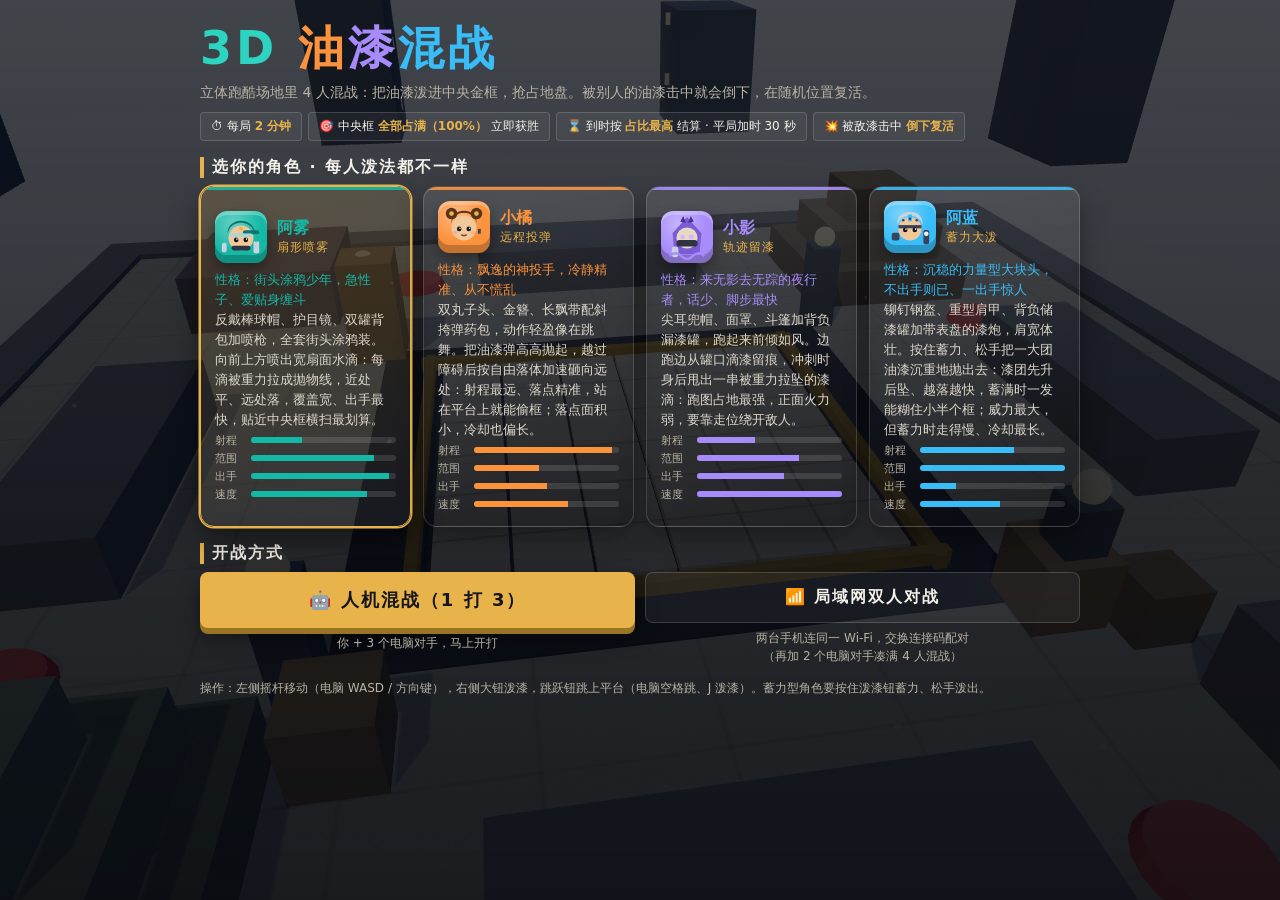
<file: youqi-hunzhan/index.html>
<!doctype html>
<html lang="zh-CN">
<head>
<meta charset="utf-8"/>
<meta name="viewport" content="width=device-width, initial-scale=1, viewport-fit=cover, user-scalable=no"/>
<meta name="color-scheme" content="dark"/>
<link rel="icon" href="data:,"/>
<title>3D 油漆混战</title>
<script src="assets/three.min.js"></script>
<style>
:root{color-scheme:dark;--ink:#f4f1ea;--dim:#b9b3a4;--panel:rgba(16,18,24,.86);--line:rgba(244,241,234,.16);--gold:#e8b34b;--red:#ef4444}
*{box-sizing:border-box;-webkit-tap-highlight-color:transparent}
html,body{margin:0;height:100%;overflow:hidden;background:#0b0e14;font-family:"PingFang SC","Microsoft YaHei",system-ui,sans-serif;color:var(--ink);touch-action:none;user-select:none;-webkit-user-select:none}
#gl{position:fixed;inset:0}
canvas{display:block}
button{font-family:inherit;cursor:pointer}
.err{position:fixed;inset:auto 10px 10px 10px;z-index:99;background:#7f1d1d;color:#fff;padding:10px 12px;border-radius:10px;font-size:13px;display:none;white-space:pre-wrap}
/* ---------- HUD ---------- */
#hud{position:fixed;inset:0;pointer-events:none;display:none;z-index:5}
#timerWrap{position:absolute;top:calc(8px + env(safe-area-inset-top));left:50%;transform:translateX(-50%);text-align:center}
#timer{font-size:clamp(30px,6vw,44px);font-weight:900;letter-spacing:2px;line-height:1;font-variant-numeric:tabular-nums;background:var(--panel);border:1px solid var(--line);border-bottom:3px solid var(--gold);padding:8px 22px 10px;border-radius:6px;text-shadow:0 2px 10px rgba(0,0,0,.6)}
#timer.warn{color:#fca5a5;border-bottom-color:var(--red);animation:pulse .5s infinite alternate}
@keyframes pulse{from{transform:scale(1)}to{transform:scale(1.06)}}
#phaseLabel{font-size:12px;color:#e7e2d6;margin-top:5px;letter-spacing:2px;background:rgba(10,12,18,.62);display:inline-block;padding:3px 12px;border-radius:4px;text-shadow:0 1px 3px #000}
#scores{position:absolute;top:calc(8px + env(safe-area-inset-top));left:10px;display:flex;flex-direction:column;gap:5px;max-width:44vw}
.scoreRow{display:flex;align-items:center;gap:7px;background:var(--panel);border:1px solid var(--line);padding:4px 9px 4px 5px;border-radius:5px;font-size:12px}
.scoreRow .dot{width:14px;height:14px;border-radius:4px;flex:none;box-shadow:inset 0 -3px 0 rgba(0,0,0,.25)}
.scoreRow .nm{white-space:nowrap}
.scoreRow .bar{width:64px;height:7px;background:rgba(255,255,255,.14);border-radius:3px;overflow:hidden;flex:none}
.scoreRow .bar i{display:block;height:100%;width:0%}
.scoreRow .pc{font-weight:800;font-variant-numeric:tabular-nums;min-width:34px;text-align:right}
.scoreRow .kd{color:var(--dim);font-size:11px;white-space:nowrap}
#topBtns{position:absolute;top:calc(8px + env(safe-area-inset-top));right:10px;display:flex;gap:6px;pointer-events:auto}
.miniBtn{background:var(--panel);color:var(--ink);border:1px solid var(--line);border-radius:5px;padding:7px 10px;font-size:12px}
#banner{position:absolute;top:22%;left:50%;transform:translate(-50%,-50%);font-size:clamp(24px,6vw,44px);font-weight:900;letter-spacing:4px;color:#fff;text-shadow:0 0 18px rgba(239,68,68,.9),0 3px 0 rgba(0,0,0,.5);opacity:0;transition:opacity .25s;text-align:center;white-space:nowrap}
#banner.show{opacity:1}
#feed{position:absolute;top:24%;right:10px;text-align:right;font-size:12px;color:#fff;text-shadow:0 1px 4px #000;display:flex;flex-direction:column;gap:3px}
#feed div{background:rgba(0,0,0,.45);padding:3px 8px;border-radius:4px}
#chargeWrap{position:absolute;bottom:calc(118px + env(safe-area-inset-bottom));left:50%;transform:translateX(-50%);width:min(300px,60vw);display:none;text-align:center}
#chargeWrap .lab{font-size:12px;letter-spacing:2px;color:#fff;text-shadow:0 1px 4px #000;margin-bottom:4px}
#chargeBar{height:12px;background:rgba(0,0,0,.55);border:1px solid var(--line);border-radius:6px;overflow:hidden}
#chargeFill{height:100%;width:0%;background:linear-gradient(90deg,#38bdf8,#e8b34b,#ef4444)}
#cdWrap{position:absolute;bottom:calc(96px + env(safe-area-inset-bottom));left:50%;transform:translateX(-50%);font-size:12px;color:#fff;text-shadow:0 1px 4px #000;letter-spacing:1px}
#respawn{position:absolute;inset:0;display:none;place-items:center;background:rgba(10,0,0,.45);text-align:center}
#respawn .big{font-size:34px;font-weight:900;letter-spacing:3px}
#respawn .sub{color:var(--dim);margin-top:6px;font-size:14px}
/* touch controls */
#stick{position:absolute;left:18px;bottom:calc(20px + env(safe-area-inset-bottom));width:124px;height:124px;border-radius:50%;background:rgba(255,255,255,.07);border:1.5px solid rgba(255,255,255,.25);pointer-events:auto}
#stickKnob{position:absolute;left:50%;top:50%;width:54px;height:54px;border-radius:50%;background:rgba(255,255,255,.28);border:1.5px solid rgba(255,255,255,.5);transform:translate(-50%,-50%)}
#actBtns{position:absolute;right:16px;bottom:calc(18px + env(safe-area-inset-bottom));display:flex;align-items:flex-end;gap:10px;pointer-events:auto}
.actBtn{border-radius:50%;border:1.5px solid rgba(255,255,255,.45);color:#fff;font-weight:800;letter-spacing:1px}
#btnShoot{width:92px;height:92px;font-size:19px;background:radial-gradient(circle at 35% 30%,rgba(255,255,255,.35),rgba(0,0,0,.25) 60%),var(--my,#14b8a6);box-shadow:0 6px 18px rgba(0,0,0,.5)}
#btnShoot:active{filter:brightness(1.3)}
#btnShoot.cd{filter:grayscale(.6) brightness(.7)}
#btnJump{width:62px;height:62px;font-size:15px;background:rgba(20,24,34,.8)}
/* ---------- Screens ---------- */
.screen{position:fixed;inset:0;z-index:10;overflow-y:auto;background:linear-gradient(180deg,rgba(8,10,16,.72),rgba(8,10,16,.9));padding:calc(14px + env(safe-area-inset-top)) 14px calc(20px + env(safe-area-inset-bottom))}
.wrap{max-width:880px;margin:0 auto}
h1.gameTitle{font-size:clamp(30px,7vw,46px);margin:4px 0 2px;letter-spacing:4px;font-weight:900}
h1.gameTitle .p1{color:#2dd4bf}h1.gameTitle .p2{color:#fb923c}h1.gameTitle .p3{color:#a78bfa}h1.gameTitle .p4{color:#38bdf8}
.sub{color:var(--dim);font-size:14px;margin:0 0 6px;line-height:1.55}
.ruleChips{display:flex;flex-wrap:wrap;gap:6px;margin:8px 0 14px}
.chip{font-size:12px;border:1px solid var(--line);background:rgba(255,255,255,.05);padding:5px 10px;border-radius:4px;color:var(--ink)}
.chip b{color:var(--gold)}
h2.sec{font-size:16px;letter-spacing:2px;margin:16px 0 8px;border-left:4px solid var(--gold);padding-left:8px}
.charGrid{display:grid;grid-template-columns:repeat(auto-fit,minmax(198px,1fr));gap:12px}
.charCard{text-align:left;background:linear-gradient(165deg,rgba(255,255,255,.10),rgba(255,255,255,.03) 55%,rgba(0,0,0,.22));border:1.5px solid var(--line);border-radius:14px;padding:14px;color:var(--ink);width:100%;box-shadow:0 10px 24px rgba(0,0,0,.35),inset 0 1px 0 rgba(255,255,255,.14);position:relative;overflow:hidden}
.charCard::before{content:"";position:absolute;inset:0 0 auto 0;height:3px;background:var(--cc,#e8b34b);opacity:.9}
.charCard.sel{border-color:var(--gold);background:linear-gradient(165deg,rgba(232,179,75,.18),rgba(255,255,255,.05));box-shadow:0 0 0 1.5px var(--gold),0 14px 30px rgba(0,0,0,.45)}
.charHead{display:flex;align-items:center;gap:10px;margin-bottom:7px}
.avatar{width:52px;height:52px;border-radius:12px;flex:none;position:relative;box-shadow:inset 0 -8px 0 rgba(0,0,0,.22),inset 0 4px 0 rgba(255,255,255,.25),0 6px 14px rgba(0,0,0,.35);display:grid;place-items:center;background:radial-gradient(circle at 35% 25%,rgba(255,255,255,.35),transparent 55%),var(--cc)}
.charName{font-weight:900;font-size:16px}
.charRole{font-size:12px;color:var(--gold);letter-spacing:1px}
.charDesc{font-size:12.5px;line-height:1.6;color:#ddd8cc;min-height:60px}
.statRow{display:flex;align-items:center;gap:6px;font-size:11px;color:var(--dim);margin-top:3px}
.statRow .sn{width:30px;flex:none}
.statRow .sb{flex:1;height:6px;background:rgba(255,255,255,.12);border-radius:3px;overflow:hidden}
.statRow .sb i{display:block;height:100%}
.modeRow{display:grid;grid-template-columns:repeat(auto-fit,minmax(200px,1fr));gap:10px}
.bigBtn{display:block;width:100%;padding:16px;border:none;border-radius:8px;font-size:18px;font-weight:900;letter-spacing:2px;color:#14161c;background:var(--gold);box-shadow:0 6px 0 #9a7422,0 10px 22px rgba(0,0,0,.45)}
.bigBtn:active{transform:translateY(3px);box-shadow:0 3px 0 #9a7422}
.ghostBtn{display:block;width:100%;padding:14px;border:1.5px solid var(--line);border-radius:8px;font-size:16px;font-weight:800;letter-spacing:2px;color:var(--ink);background:rgba(255,255,255,.06)}
.modeNote{font-size:12px;color:var(--dim);text-align:center;margin-top:6px;line-height:1.5}
#lanPanel{display:none;margin-top:12px;background:rgba(255,255,255,.05);border:1px solid var(--line);border-radius:10px;padding:12px}
.tabs{display:flex;gap:8px;margin-bottom:10px}
.tab{flex:1;padding:10px;border-radius:6px;border:1px solid var(--line);background:transparent;color:var(--dim);font-weight:800;font-size:15px}
.tab.on{background:var(--gold);color:#14161c;border-color:var(--gold)}
textarea{width:100%;min-height:64px;background:#0d1017;color:#a5f3fc;border:1px solid var(--line);border-radius:6px;padding:8px;font-size:11px;word-break:break-all;resize:vertical}
.stepLab{font-size:13px;font-weight:700;margin:10px 0 5px}
.stepLab span{color:var(--gold)}
.smallBtn{padding:10px 14px;border-radius:6px;border:none;background:#2b3242;color:#fff;font-weight:700;font-size:14px;width:100%;margin-top:6px}
.smallBtn.gold{background:var(--gold);color:#14161c}
#lanStatus{font-size:13px;color:#7dd3fc;margin-top:8px;min-height:18px;line-height:1.5}
/* end screen */
#endScreen{display:none}
#endTitle{font-size:clamp(30px,7vw,44px);font-weight:900;letter-spacing:3px;text-align:center;margin:18px 0 4px}
#endSub{text-align:center;color:var(--dim);margin-bottom:16px;font-size:14px;line-height:1.6}
.rankRow{display:flex;align-items:center;gap:10px;background:rgba(255,255,255,.05);border:1px solid var(--line);border-radius:8px;padding:10px 12px;margin-bottom:8px;font-size:15px}
.rankRow.first{border-color:var(--gold);background:rgba(232,179,75,.12)}
.rankRow .rk{font-weight:900;font-size:19px;width:30px}
.rankRow .bar{flex:1;height:9px;background:rgba(255,255,255,.12);border-radius:4px;overflow:hidden}
.rankRow .bar i{display:block;height:100%}
.rankRow .pc{font-weight:900;min-width:46px;text-align:right;font-variant-numeric:tabular-nums}
.endBtns{display:grid;grid-template-columns:1fr 1fr;gap:10px;margin-top:16px}
@media (max-width:560px){ .scoreRow .bar{width:44px} .scoreRow .kd{display:none} #feed{display:none} }
</style>
</head>
<body>
<div id="gl"></div>
<div class="err" id="errBox"></div>

<!-- HUD -->
<div id="hud">
  <div id="scores"></div>
  <div id="timerWrap"><div id="timer">2:00</div><div id="phaseLabel">占满中央框全部格子 · 或计时结束占比最高</div></div>
  <div id="topBtns"><button class="miniBtn" id="btnSound">🔊 声音</button><button class="miniBtn" id="btnQuit">退出</button></div>
  <div id="banner"></div>
  <div id="feed"></div>
  <div id="chargeWrap"><div class="lab">蓄力中…松手泼出！</div><div id="chargeBar"><div id="chargeFill"></div></div></div>
  <div id="cdWrap"></div>
  <div id="respawn"><div><div class="big">💥 被油漆击中！</div><div class="sub" id="respawnSub">马上在随机位置复活…</div></div></div>
  <div id="stick"><div id="stickKnob"></div></div>
  <div id="actBtns"><button class="actBtn" id="btnJump">跳跃</button><button class="actBtn" id="btnShoot">泼漆</button></div>
</div>

<!-- HOME / SELECT -->
<div class="screen" id="homeScreen">
  <div class="wrap">
    <h1 class="gameTitle"><span class="p1">3D</span> <span class="p2">油</span><span class="p3">漆</span><span class="p4">混战</span></h1>
    <p class="sub">立体跑酷场地里 4 人混战：把油漆泼进中央金框，抢占地盘。被别人的油漆击中就会倒下，在随机位置复活。</p>
    <div class="ruleChips">
      <span class="chip">⏱ 每局 <b>2 分钟</b></span>
      <span class="chip">🎯 中央框 <b>全部占满（100%）</b> 立即获胜</span>
      <span class="chip">⌛ 到时按 <b>占比最高</b> 结算 · 平局加时 30 秒</span>
      <span class="chip">💥 被敌漆击中 <b>倒下复活</b></span>
    </div>
    <h2 class="sec">选你的角色 · 每人泼法都不一样</h2>
    <div class="charGrid" id="charGrid"></div>
    <h2 class="sec">开战方式</h2>
    <div class="modeRow">
      <div><button class="bigBtn" id="btnSolo">🤖 人机混战（1 打 3）</button><div class="modeNote">你 + 3 个电脑对手，马上开打</div></div>
      <div><button class="ghostBtn" id="btnLan">📶 局域网双人对战</button><div class="modeNote">两台手机连同一 Wi-Fi，交换连接码配对<br/>（再加 2 个电脑对手凑满 4 人混战）</div></div>
    </div>
    <div id="lanPanel">
      <div class="tabs"><button class="tab on" id="tabHost">我是房主</button><button class="tab" id="tabGuest">我是客人</button></div>
      <div id="hostPane">
        <div class="stepLab"><span>第 1 步</span> 生成连接码，发给朋友</div>
        <button class="smallBtn gold" id="btnMakeOffer">生成连接码</button>
        <textarea id="offerOut" readonly placeholder="连接码会出现在这里"></textarea>
        <button class="smallBtn" id="btnCopyOffer">复制连接码</button>
        <div class="stepLab"><span>第 2 步</span> 把朋友回传的连接码粘贴到这里</div>
        <textarea id="answerIn" placeholder="粘贴朋友的回传码"></textarea>
        <button class="smallBtn gold" id="btnAcceptAnswer">完成配对 · 开战</button>
      </div>
      <div id="guestPane" style="display:none">
        <div class="stepLab"><span>第 1 步</span> 粘贴房主发来的连接码</div>
        <textarea id="offerIn" placeholder="粘贴房主的连接码"></textarea>
        <button class="smallBtn gold" id="btnMakeAnswer">生成回传码</button>
        <div class="stepLab"><span>第 2 步</span> 把回传码发回给房主，等房主开战</div>
        <textarea id="answerOut" readonly placeholder="回传码会出现在这里"></textarea>
        <button class="smallBtn" id="btnCopyAnswer">复制回传码</button>
      </div>
      <div id="lanStatus"></div>
    </div>
    <p class="sub" style="margin-top:14px;font-size:12px">操作：左侧摇杆移动（电脑 WASD / 方向键），右侧大钮泼漆，跳跃钮跳上平台（电脑空格跳、J 泼漆）。蓄力型角色要按住泼漆钮蓄力、松手泼出。</p>
  </div>
</div>

<!-- END -->
<div class="screen" id="endScreen">
  <div class="wrap">
    <div id="endTitle">🏆 胜利！</div>
    <div id="endSub"></div>
    <div id="rankList"></div>
    <div class="endBtns"><button class="bigBtn" id="btnAgain">🔁 再来一局</button><button class="ghostBtn" id="btnHome">返回选角色</button></div>
  </div>
</div>

<script>
"use strict";
var errBox=document.getElementById('errBox');
window.addEventListener('error',function(e){errBox.style.display='block';errBox.textContent='出错了：'+(e.message||e.type);});
/* ================= DATA ================= */
var CHARS=[
 {name:'阿雾',role:'扇形喷雾',color:0x14b8a6,css:'#14b8a6',weapon:'spray',body:{w:1,h:1},bobF:10,bobA:.07,
  persona:'性格：街头涂鸦少年，急性子、爱贴身缠斗',
  desc:'反戴棒球帽、护目镜、双罐背包加喷枪，全套街头涂鸦装。向前上方喷出宽扇面水滴：每滴被重力拉成抛物线，近处平、远处落，覆盖宽、出手最快，贴近中央框横扫最划算。',
  stats:{'射程':35,'范围':85,'出手':95,'速度':80}},
 {name:'小橘',role:'远程投弹',color:0xfb923c,css:'#fb923c',weapon:'bomb',body:{w:.92,h:1.04},bobF:8,bobA:.09,
  persona:'性格：飘逸的神投手，冷静精准、从不慌乱',
  desc:'双丸子头、金簪、长飘带配斜挎弹药包，动作轻盈像在跳舞。把油漆弹高高抛起，越过障碍后按自由落体加速砸向远处：射程最远、落点精准，站在平台上就能偷框；落点面积小，冷却也偏长。',
  stats:{'射程':95,'范围':45,'出手':50,'速度':65}},
 {name:'小影',role:'轨迹留漆',color:0xa78bfa,css:'#a78bfa',weapon:'trail',body:{w:.8,h:1.06},bobF:14,bobA:.05,
  persona:'性格：来无影去无踪的夜行者，话少、脚步最快',
  desc:'尖耳兜帽、面罩、斗篷加背负漏漆罐，跑起来前倾如风。边跑边从罐口滴漆留痕，冲刺时身后甩出一串被重力拉坠的漆滴：跑图占地最强，正面火力弱，要靠走位绕开敌人。',
  stats:{'射程':40,'范围':70,'出手':60,'速度':100}},
 {name:'阿蓝',role:'蓄力大泼',color:0x38bdf8,css:'#38bdf8',weapon:'charge',body:{w:1.28,h:.94},bobF:6,bobA:.045,
  persona:'性格：沉稳的力量型大块头，不出手则已、一出手惊人',
  desc:'铆钉钢盔、重型肩甲、背负储漆罐加带表盘的漆炮，肩宽体壮。按住蓄力、松手把一大团油漆沉重地抛出去：漆团先升后坠、越落越快，蓄满时一发能糊住小半个框；威力最大，但蓄力时走得慢、冷却最长。',
  stats:{'射程':65,'范围':100,'出手':25,'速度':55}}
];
var CHAR_ICONS=[
 '<svg viewBox="0 0 48 48" width="46" height="46"><circle cx="24" cy="25" r="13" fill="#f2c89b"/><path d="M10 22 A14 13 0 0 1 38 22 L38 19 A14 12 0 0 0 10 19 Z" fill="#0f766e"/><rect x="26" y="17" width="17" height="4" rx="2" fill="#0f766e"/><circle cx="24" cy="15" r="2" fill="#e8b34b"/><rect x="12" y="20" width="24" height="4" rx="2" fill="#9fd8e8" opacity=".8"/><circle cx="19" cy="27" r="2.4" fill="#14161c"/><circle cx="29" cy="27" r="2.4" fill="#14161c"/><circle cx="19.8" cy="26.2" r=".8" fill="#fff"/><circle cx="29.8" cy="26.2" r=".8" fill="#fff"/><rect x="14" y="33" width="20" height="5" rx="2.5" fill="#2e3442"/><rect x="37" y="28" width="6" height="13" rx="2" fill="#c9d2de"/><rect x="38.5" y="24" width="3" height="5" fill="#14b8a6"/><rect x="4" y="30" width="5" height="10" rx="2" fill="#c9d2de"/></svg>',
 '<svg viewBox="0 0 48 48" width="46" height="46"><circle cx="11" cy="10" r="6" fill="#5b3418"/><circle cx="37" cy="10" r="6" fill="#5b3418"/><circle cx="11" cy="10" r="2.4" fill="#e8b34b"/><circle cx="37" cy="10" r="2.4" fill="#e8b34b"/><circle cx="24" cy="25" r="13" fill="#f2c89b"/><path d="M11 21 A13 12 0 0 1 37 21 L37 18 A13 11 0 0 0 11 18 Z" fill="#5b3418"/><circle cx="19" cy="26" r="2.4" fill="#14161c"/><circle cx="29" cy="26" r="2.4" fill="#14161c"/><circle cx="19.8" cy="25.2" r=".8" fill="#fff"/><circle cx="29.8" cy="25.2" r=".8" fill="#fff"/><circle cx="15" cy="30" r="2.2" fill="#f0a58a" opacity=".6"/><circle cx="33" cy="30" r="2.2" fill="#f0a58a" opacity=".6"/><path d="M21 32 Q24 34 27 32" stroke="#8a4b3a" stroke-width="1.6" fill="none"/><circle cx="40" cy="35" r="6" fill="#fb923c"/><rect x="38.5" y="26" width="3" height="5" fill="#39445a"/></svg>',
 '<svg viewBox="0 0 48 48" width="46" height="46"><path d="M24 3 L39 20 L37 42 L11 42 L9 20 Z" fill="#7c5cd6"/><path d="M17 8 L20 2 L23 9 Z M31 8 L28 2 L25 9 Z" fill="#4c2f8f"/><circle cx="24" cy="25" r="11" fill="#e8d9c4"/><rect x="13" y="27" width="22" height="7" rx="3" fill="#2e3442"/><circle cx="19.5" cy="24" r="2.6" fill="#d8b4fe"/><circle cx="28.5" cy="24" r="2.6" fill="#d8b4fe"/><rect x="8" y="34" width="7" height="11" rx="3" fill="#c9d2de"/><path d="M6 44 Q12 38 18 44 T30 44 T42 44" stroke="#a78bfa" stroke-width="2.6" fill="none"/></svg>',
 '<svg viewBox="0 0 48 48" width="46" height="46"><circle cx="24" cy="26" r="12" fill="#f2c89b"/><path d="M11 24 A13 12 0 0 1 37 24 L37 19 A13 11 0 0 0 11 19 Z" fill="#c9d2de"/><rect x="22" y="11" width="4" height="7" fill="#38bdf8"/><rect x="12" y="22" width="24" height="3.4" fill="#39445a"/><circle cx="17" cy="17" r="1.3" fill="#39445a"/><circle cx="24" cy="15.5" r="1.3" fill="#39445a"/><circle cx="31" cy="17" r="1.3" fill="#39445a"/><circle cx="19" cy="27" r="2.4" fill="#14161c"/><circle cx="29" cy="27" r="2.4" fill="#14161c"/><circle cx="19.8" cy="26.2" r=".8" fill="#fff"/><circle cx="29.8" cy="26.2" r=".8" fill="#fff"/><rect x="5" y="30" width="8" height="8" rx="2" fill="#39445a"/><rect x="38" y="27" width="6" height="15" rx="2" fill="#39445a"/><circle cx="41" cy="31" r="2.4" fill="#f5f2ea"/></svg>'
];
var WIN_PCT=100, GAME_LEN=120, OT_LEN=30, GRID=6, ZONE=13; // center zone size (world units), GRID x GRID tiles
var SPAWNS=[[-18,-18],[18,-18],[-18,18],[18,18],[0,-19],[0,19],[-19,0],[19,0]];
/* ================= AUDIO ================= */
var AC=null, soundOn=true;
function ac(){ if(!AC){ try{AC=new (window.AudioContext||window.webkitAudioContext)();}catch(e){} } if(AC&&AC.state==='suspended')AC.resume(); return AC; }
function beep(f,d,type,g,slide){ if(!soundOn)return; var a=ac(); if(!a)return; var o=a.createOscillator(),v=a.createGain(); o.type=type||'sine'; o.frequency.setValueAtTime(f,a.currentTime); if(slide)o.frequency.exponentialRampToValueAtTime(slide,a.currentTime+d); v.gain.setValueAtTime(g||.12,a.currentTime); v.gain.exponentialRampToValueAtTime(.001,a.currentTime+d); o.connect(v); v.connect(a.destination); o.start(); o.stop(a.currentTime+d); }
function sfx(n){ if(n==='splat')beep(300,.12,'triangle',.10,90); else if(n==='shoot')beep(520,.07,'square',.05,300); else if(n==='die'){beep(700,.35,'sawtooth',.12,80);} else if(n==='respawn')beep(440,.18,'sine',.10,880); else if(n==='win'){beep(523,.15,'triangle',.12);setTimeout(function(){beep(659,.15,'triangle',.12);},140);setTimeout(function(){beep(784,.3,'triangle',.14);},280);} else if(n==='warn')beep(880,.15,'square',.10,660); else if(n==='jump')beep(350,.1,'sine',.06,600); }
/* ================= STATE ================= */
var myChar=0, mode='solo'; // solo | host | guest
var players=[], projectiles=[], splats=[], particles=[];
var tiles=[], tileOwner=[]; // index -> player idx or -1
var gameState='menu', timeLeft=GAME_LEN, overtime=false, lastMinWarned=false, endInfo=null;
var camTarget=new THREE.Vector3();
/* ================= THREE SETUP ================= */
var renderer, scene, camera, clock;
try{
 renderer=new THREE.WebGLRenderer({antialias:true,powerPreference:'high-performance'});
 renderer.setPixelRatio(Math.min(window.devicePixelRatio||1,2));
 renderer.setSize(window.innerWidth,window.innerHeight);
 renderer.shadowMap.enabled=true; renderer.shadowMap.type=THREE.PCFSoftShadowMap;
 renderer.outputEncoding=THREE.sRGBEncoding; renderer.toneMapping=THREE.ACESFilmicToneMapping; renderer.toneMappingExposure=1.18;
 document.getElementById('gl').appendChild(renderer.domElement);
 scene=new THREE.Scene(); scene.background=new THREE.Color(0x9db8d6); scene.fog=new THREE.Fog(0x9db8d6,58,115);
 camera=new THREE.PerspectiveCamera(55,window.innerWidth/window.innerHeight,.1,220);
 clock=new THREE.Clock();
 // AAA sky dome: vertical gradient + sun glow, replaces flat color void
 (function(){ var cv=document.createElement('canvas'); cv.width=32; cv.height=256; var cx=cv.getContext('2d'); var gr=cx.createLinearGradient(0,0,0,256); gr.addColorStop(0,'#2f5f9e'); gr.addColorStop(.42,'#7aa6d6'); gr.addColorStop(.72,'#c8d9ea'); gr.addColorStop(1,'#e8dcc2'); cx.fillStyle=gr; cx.fillRect(0,0,32,256); var tx=new THREE.CanvasTexture(cv);
   var dome=new THREE.Mesh(new THREE.SphereGeometry(105,24,14),new THREE.MeshBasicMaterial({map:tx,side:THREE.BackSide,fog:false})); scene.add(dome); })();
}catch(e){ errBox.style.display='block'; errBox.textContent='3D 初始化失败：'+e.message; throw e; }
window.addEventListener('resize',function(){ camera.aspect=window.innerWidth/window.innerHeight; camera.updateProjectionMatrix(); renderer.setSize(window.innerWidth,window.innerHeight); });
var hemi=new THREE.HemisphereLight(0xd6e9ff,0x5a5344,.85); scene.add(hemi);
var sun=new THREE.DirectionalLight(0xfff0d0,1.65); sun.position.set(20,34,12); sun.castShadow=true; sun.shadow.mapSize.set(2048,2048); sun.shadow.camera.left=-32; sun.shadow.camera.right=32; sun.shadow.camera.top=32; sun.shadow.camera.bottom=-32; sun.shadow.bias=-0.0004; sun.shadow.normalBias=.02; scene.add(sun);
var rim=new THREE.DirectionalLight(0x8fb8ff,.55); rim.position.set(-16,12,-20); scene.add(rim);
var fillL=new THREE.DirectionalLight(0xffd9a0,.28); fillL.position.set(-10,8,18); scene.add(fillL);
var amb=new THREE.AmbientLight(0xffffff,.14); scene.add(amb);
/* ================= WORLD ================= */
var platforms=[]; // {x,z,w,d,top}
function box(w,h,d,color,x,y,z,rough){ var m=new THREE.Mesh(new THREE.BoxGeometry(w,h,d),new THREE.MeshStandardMaterial({color:color,roughness:rough==null?.85:rough,metalness:.05})); m.position.set(x,y,z); m.castShadow=true; m.receiveShadow=true; scene.add(m); return m; }
function groundTexture(){ var cv=document.createElement('canvas'); cv.width=cv.height=512; var x=cv.getContext('2d'); x.fillStyle='#7d8474'; x.fillRect(0,0,512,512);
 for(var i=0;i<9000;i++){ x.fillStyle='rgba('+(40+Math.random()*60|0)+','+(45+Math.random()*55|0)+','+(35+Math.random()*40|0)+','+(Math.random()*.16)+')'; x.fillRect(Math.random()*512,Math.random()*512,2,2); }
 for(var j=0;j<26;j++){ x.fillStyle='rgba(255,255,255,'+(Math.random()*.05)+')'; x.fillRect(Math.random()*512,Math.random()*512,30+Math.random()*70,2); }
 x.strokeStyle='rgba(30,32,28,.35)'; x.lineWidth=3; for(var k=0;k<=4;k++){ x.beginPath(); x.moveTo(k*128,0); x.lineTo(k*128,512); x.stroke(); x.beginPath(); x.moveTo(0,k*128); x.lineTo(512,k*128); x.stroke(); }
 var t=new THREE.CanvasTexture(cv); t.wrapS=t.wrapT=THREE.RepeatWrapping; t.repeat.set(3,3); t.anisotropy=4; return t; }
(function buildWorld(){
 // ground — textured concrete with panel seams + speckle, not flat color
 var g=new THREE.Mesh(new THREE.BoxGeometry(48,1,48),new THREE.MeshStandardMaterial({map:groundTexture(),roughness:.92,metalness:.02}));
 g.position.y=-.5; g.receiveShadow=true; scene.add(g);
 // subtle reflective apron under arena (wet-look sheen)
 var apron=new THREE.Mesh(new THREE.BoxGeometry(17.5,.06,17.5),new THREE.MeshStandardMaterial({color:0x3a4152,roughness:.25,metalness:.35}));
 apron.position.y=.03; apron.receiveShadow=true; scene.add(apron);
 // outer painted border slabs
 box(48,.25,2,0x6b7280,0,.12,-23); box(48,.25,2,0x6b7280,0,.12,23); box(2,.25,48,0x6b7280,-23,.12,0); box(2,.25,48,0x6b7280,23,.12,0);
 // center zone tiles (raised boxes = real volume)
 var ts=ZONE/GRID;
 for(var i=0;i<GRID;i++)for(var j=0;j<GRID;j++){
   var t=new THREE.Mesh(new THREE.BoxGeometry(ts-.10,.34,ts-.10),new THREE.MeshStandardMaterial({color:0xd8d3c3,roughness:.38,metalness:.08,envMapIntensity:.6}));
   t.position.set(-ZONE/2+ts*(i+.5),.17,-ZONE/2+ts*(j+.5)); t.receiveShadow=true; t.castShadow=false; scene.add(t);
   tiles.push(t); tileOwner.push(-1);
 }
 // golden frame around center zone
 var fc=0xe8b34b, fm={color:fc,roughness:.3,metalness:.8,emissive:0x664d00};
 [[0,-ZONE/2-.45,ZONE+1.6,.35],[0,ZONE/2+.45,ZONE+1.6,.35],[-ZONE/2-.45,0,.35,ZONE+1.6],[ZONE/2+.45,0,.35,ZONE+1.6]].forEach(function(f){
   var m=new THREE.Mesh(new THREE.BoxGeometry(f[2],.5,f[3]),new THREE.MeshStandardMaterial(fm)); m.position.set(f[0],.25,f[1]); m.castShadow=true; scene.add(m); });
 // corner pillars with lamps
 [[-1,-1],[1,-1],[-1,1],[1,1]].forEach(function(s){
   box(1.1,3.4,1.1,0x475569,s[0]*(ZONE/2+2.6),1.7,s[1]*(ZONE/2+2.6));
   var lamp=new THREE.Mesh(new THREE.SphereGeometry(.42,14,12),new THREE.MeshStandardMaterial({color:0xffe9a8,emissive:0xffc94d,emissiveIntensity:1.6}));
   lamp.position.set(s[0]*(ZONE/2+2.6),3.7,s[1]*(ZONE/2+2.6)); scene.add(lamp);
 });
 // platforms with height differences (parkour): stepped towers + bridges
 function plat(x,z,w,d,h,c){ box(w,h,d,c,x,h/2,z); platforms.push({x:x,z:z,w:w,d:d,top:h}); }
 plat(-14,-13,7,7,1.6,0x7c6f5a); plat(-14,-13,5,5,3.1,0x8a7c62); plat(-14,-13,3,3,4.6,0x998a6e); // NW steps
 plat(14,13,7,7,1.6,0x5f7263); plat(14,13,5,5,3.1,0x6d8272); plat(14,13,3,3,4.6,0x7b9281);   // SE steps
 plat(15,-14,6,6,2.4,0x746a80); plat(-15,14,6,6,2.4,0x746a80);                                 // mid towers
 plat(0,-16,10,3.4,2.0,0x68707e); plat(0,16,10,3.4,2.0,0x68707e);                               // bridges N/S
 plat(-16,0,3.4,10,2.0,0x68707e); plat(16,0,3.4,10,2.0,0x68707e);                               // bridges W/E
 // crates / cover
 box(2,2,2,0x9a7b4f,-9,1,9); box(2,2,2,0x9a7b4f,9,1,-9); box(2,2,2,0x9a7b4f,-8.9,3,9); box(1.6,1.6,1.6,0x84704a,10,-.2+1,-11); box(2,2,2,0x9a7b4f,11,1,8);
 // distant skyline with lit windows + drifting low clouds so no void edge
 for(var k=0;k<12;k++){ var a=k/12*Math.PI*2+.26; var bx=Math.cos(a)*54,bz=Math.sin(a)*54; var h=7+((k*37)%11); var b=box(6+((k*13)%4),h,6,0x54637c,bx,h/2-0.5,bz); b.castShadow=false; b.receiveShadow=false;
   for(var wnd=0;wnd<5;wnd++){ var win=new THREE.Mesh(new THREE.BoxGeometry(.7,.9,.06),new THREE.MeshBasicMaterial({color:(k+wnd)%3?0xffd98a:0xbfe0ff})); win.position.set(bx+(Math.sin(k*7+wnd*2.1)*2),1.6+wnd*1.5,bz+(Math.cos(k*7+wnd*2.1)*3.05)); win.lookAt(0,win.position.y,0); scene.add(win); } }
 for(var c2=0;c2<7;c2++){ var cl=new THREE.Mesh(new THREE.SphereGeometry(3+((c2*17)%3),10,8),new THREE.MeshBasicMaterial({color:0xffffff,transparent:true,opacity:.5,fog:false})); cl.scale.set(1.9,.42,1); cl.position.set(Math.cos(c2*1.7)*62,26+((c2*11)%8),Math.sin(c2*1.7)*62); scene.add(cl); }
 // floating dust motes in sunlight (ambient life)
 for(var d2=0;d2<26;d2++){ var mote=new THREE.Mesh(new THREE.SphereGeometry(.05,6,6),new THREE.MeshBasicMaterial({color:0xfff2c8,transparent:true,opacity:.55})); mote.position.set((Math.random()-.5)*36,1+Math.random()*6,(Math.random()-.5)*36); mote.userData.ph=Math.random()*6.28; scene.add(mote); if(!window.__motes)window.__motes=[]; window.__motes.push(mote); }
})();
/* jump pads */
var pads=[];
[[-8,-16],[8,16],[-16,8],[16,-8]].forEach(function(p){
 var m=new THREE.Mesh(new THREE.CylinderGeometry(1.15,1.3,.35,20),new THREE.MeshStandardMaterial({color:0xef4444,roughness:.4,emissive:0x550000}));
 m.position.set(p[0],.18,p[1]); m.castShadow=true; scene.add(m); pads.push({x:p[0],z:p[1]});
});
function groundHeight(x,z){
 var h=0;
 for(var i=0;i<platforms.length;i++){ var p=platforms[i]; if(Math.abs(x-p.x)<=p.w/2&&Math.abs(z-p.z)<=p.d/2&&p.top>h)h=p.top; }
 // crates are not standable in this simple model except big ones ignored
 return h;
}
/* ================= CHARACTER MODELS ================= */
function makeNameSprite(text,colorCss){
 var c=document.createElement('canvas'); c.width=256; c.height=64; var x=c.getContext('2d');
 x.font='bold 34px sans-serif'; x.textAlign='center'; x.lineWidth=7; x.strokeStyle='rgba(0,0,0,.75)'; x.strokeText(text,128,42); x.fillStyle=colorCss; x.fillText(text,128,42);
 var t=new THREE.CanvasTexture(c); var s=new THREE.Sprite(new THREE.SpriteMaterial({map:t,transparent:true,depthWrite:false})); s.scale.set(3.4,.85,1); s.position.y=2.6; return s;
}
function M(color,rough,metal,extra){ var o={color:color,roughness:rough==null?.55:rough,metalness:metal==null?.05:metal}; if(extra)for(var k in extra)o[k]=extra[k]; return new THREE.MeshStandardMaterial(o); }
function P(geo,mat,x,y,z,parent){ var m=new THREE.Mesh(geo,mat); m.position.set(x||0,y||0,z||0); m.castShadow=true; m.receiveShadow=true; if(parent)parent.add(m); return m; }
function buildCharMesh(ci){
 var ch=CHARS[ci], g=new THREE.Group();
 var main=M(ch.color,.42,.12), mainDark=M(new THREE.Color(ch.color).multiplyScalar(.62).getHex(),.5,.1), skin=M(0xf2c89b,.6,0), skinShade=M(0xdfa878,.65,0);
 var dark=M(0x23262e,.62,.08), clothDark=M(0x2e3442,.7,.05), white=M(0xf5f2ea,.42,.05), metal=M(0xc9d2de,.28,.78), gunmetal=M(0x39445a,.35,.65), goldM=M(0xe8b34b,.3,.8,{emissive:0x3a2800});
 var bw=ch.body?ch.body.w:1, bh=ch.body?ch.body.h:1;
 g.userData.limbs={legs:[],arms:[]};
 // ---- legs: thigh + shin + detailed shoe (toe cap, sole, lace bar) — pivot at hip for swing ----
 [-1,1].forEach(function(s){ var hip=new THREE.Group(); hip.position.set(s*.21*bw,.62,0); g.add(hip);
   var th=P(new THREE.CylinderGeometry(.135,.115,.34,12),ci===2?clothDark:dark,0,-.16,0,hip);
   var shin=P(new THREE.CylinderGeometry(.105,.09,.30,12),skinShade,0,-.44,0,hip); if(ci===1||ci===2)shin.material=clothDark;
   var shoe=P(new THREE.BoxGeometry(.21,.13,.36),main,0,-.60,.05,hip); shoe.geometry.translate(0,0,0);
   var toe=P(new THREE.SphereGeometry(.105,10,8),white,0,-.62,.20,hip); toe.scale.set(1,.62,1);
   var sole=P(new THREE.BoxGeometry(.23,.05,.40),white,0,-.665,.05,hip);
   P(new THREE.BoxGeometry(.16,.03,.05),white,0,-.565,.16,hip);
   g.userData.limbs.legs.push(hip); });
 // ---- torso: jacket with collar, zipper, chest panel, belt + buckle, back tank mount ----
 var torso=new THREE.Group(); torso.position.y=.62; g.add(torso); g.userData.body=torso;
 var chest=P(new THREE.CapsuleGeometry(.40*bw,.34*bh,6,18),main,0,.42,0,torso); chest.scale.set(1,1.12,.86);
 var belly=P(new THREE.SphereGeometry(.36*bw,16,12),mainDark,0,.16,0,torso); belly.scale.set(1,.8,.8);
 P(new THREE.BoxGeometry(.10,.52,.03),white,0,.44,.335*bw,torso); // zipper placket
 P(new THREE.CylinderGeometry(.05,.05,.5,8),goldM,0,.44,.345*bw,torso).rotation.x=.02; // zipper line detail via thin box alt kept simple
 var collar=P(new THREE.TorusGeometry(.20,.065,8,18),mainDark,0,.80,.02,torso); collar.rotation.x=Math.PI/2.25; collar.scale.set(1,1,.9);
 var belt=P(new THREE.TorusGeometry(.385*bw,.055,8,22),dark,0,.06,0,torso); belt.rotation.x=Math.PI/2; belt.scale.set(1,1,.86);
 P(new THREE.BoxGeometry(.16,.11,.04),goldM,0,.06,.34*bw,torso);
 // paint-splash emblem on chest (own color, glossy wet look)
 var emb=P(new THREE.SphereGeometry(.13,12,10),M(ch.color,.16,.05,{emissive:new THREE.Color(ch.color).multiplyScalar(.18).getHex()}),-.16,.52,.30*bw,torso); emb.scale.set(1,1,.35);
 // shoulder pads
 [-1,1].forEach(function(s){ var pad=P(new THREE.SphereGeometry(.17,12,10),ci===3?metal:mainDark,s*.44*bw,.68,0,torso); pad.scale.set(1,.72,1); });
 // ---- arms: shoulder pivot, upper + forearm + glove hand — pivot for swing / aim ----
 [-1,1].forEach(function(s){ var sh=new THREE.Group(); sh.position.set(s*.50*bw,1.28,0); g.add(sh);
   var armR=ci===3?.155:(ci===2?.085:.115);
   P(new THREE.CapsuleGeometry(armR,.30,4,10),main,0,-.20,0,sh);
   P(new THREE.CapsuleGeometry(armR*.88,.20,4,10),skin,0,-.46,.01,sh);
   var hand=P(new THREE.SphereGeometry(armR*1.05,10,8),ci===0||ci===3?dark:white,0,-.62,.03,sh); hand.scale.set(1,1.15,1);
   sh.rotation.z=s*(ci===3?.28:.18); g.userData.limbs.arms.push(sh); if(s>0)g.userData.armR=sh; else g.userData.armL=sh; });
 // ---- neck + head: ears, nose, brows, eyes w/ highlight, mouth, hair base ----
 P(new THREE.CylinderGeometry(.11,.13,.16,10),skinShade,0,1.52,0,g);
 var headG=new THREE.Group(); headG.position.y=1.80; g.add(headG); g.userData.head=headG;
 var head=P(new THREE.SphereGeometry(.335,24,18),skin,0,0,0,headG); head.scale.set(.94,1.02,.96);
 [-1,1].forEach(function(s){ P(new THREE.SphereGeometry(.07,8,8),skin,s*.315,.01,0,headG).scale.set(.5,1,1); }); // ears
 P(new THREE.SphereGeometry(.055,8,8),skinShade,0,-.02,.315,headG).scale.set(.8,.9,.7); // nose
 [-1,1].forEach(function(s){ var eye=P(new THREE.SphereGeometry(.048,10,8),M(0x14161c,.25,0),s*.115,.045,.295,headG); eye.scale.set(.85,1.25,.6);
   P(new THREE.SphereGeometry(.016,6,6),new THREE.MeshBasicMaterial({color:0xffffff}),s*.115+.018,.085,.335,headG); // eye highlight
   var brow=P(new THREE.BoxGeometry(.11,.028,.02),M(0x2a2119,.7,0),s*.115,.135,.305,headG); brow.rotation.z=s*-.18; });
 P(new THREE.BoxGeometry(.09,.018,.02),M(0x8a4b3a,.6,0),0,-.115,.30,headG); // mouth
 [-1,1].forEach(function(s){ var bl=P(new THREE.SphereGeometry(.055,8,8),M(0xf0a58a,.7,0,{transparent:true,opacity:.55}),s*.20,-.06,.24,headG); bl.scale.set(1,.7,.4); }); // blush
 // ---- per-character signature kit ( silhouette + story, not a recolor ) ----
 if(ci===0){ // 阿雾 street sprayer: cap+brim+logo, goggles on forehead, mask, backpack twin tanks + hose, spray gun
   var cap=P(new THREE.SphereGeometry(.345,18,12,0,Math.PI*2,0,Math.PI/2),main,0,.10,0,headG); cap.scale.set(1,.92,1);
   var brim=P(new THREE.BoxGeometry(.46,.045,.30),mainDark,0,.10,.40,headG); brim.rotation.x=.10;
   P(new THREE.CylinderGeometry(.055,.055,.025,12),goldM,0,.16,.335,headG).rotation.x=Math.PI/2.3;
   var gog=P(new THREE.TorusGeometry(.30,.035,8,20,Math.PI),metal,0,.14,.06,headG); gog.rotation.set(.3,0,0); P(new THREE.BoxGeometry(.52,.11,.03),M(0x9fd8e8,.15,.4,{transparent:true,opacity:.75}),0,.17,.28,headG);
   P(new THREE.BoxGeometry(.30,.13,.06),clothDark,0,-.17,.24,headG); // dust mask
   [-1,1].forEach(function(s){ var tk=P(new THREE.CylinderGeometry(.115,.115,.52,12),metal,s*.16,.95,-.42,g); P(new THREE.SphereGeometry(.115,10,8),main,s*.16,1.22,-.42,g); P(new THREE.CylinderGeometry(.03,.03,.10,8),gunmetal,s*.16,1.30,-.42,g); });
   P(new THREE.BoxGeometry(.44,.30,.10),dark,0,.95,-.40,g);
   var hose=P(new THREE.TorusGeometry(.30,.028,8,18,Math.PI*.9),dark,.30,.85,-.18,g); hose.rotation.set(.4,.5,.9);
   var gun=new THREE.Group(); gun.position.set(.52,1.02,.30); g.add(gun); P(new THREE.BoxGeometry(.11,.20,.11),gunmetal,0,0,0,gun); P(new THREE.CylinderGeometry(.035,.045,.20,8),metal,0,.06,.12,gun).rotation.x=Math.PI/2; P(new THREE.CylinderGeometry(.06,.06,.10,10),main,0,-.14,0,gun); g.userData.tool=gun;
 }else if(ci===1){ // 小橘 dancer thrower: twin buns + hair sticks, fringe, ribbon scarf, dress skirt, satchel of bombs
   var hair=P(new THREE.SphereGeometry(.345,18,12,0,Math.PI*2,0,Math.PI/2),M(0x5b3418,.55,0),0,.09,0,headG); hair.scale.set(1,.95,1);
   [-1,1].forEach(function(s){ P(new THREE.SphereGeometry(.145,12,10),M(0x5b3418,.55,0),s*.27,.24,-.02,headG); var stick=P(new THREE.CylinderGeometry(.018,.018,.30,6),goldM,s*.27,.34,-.02,headG); stick.rotation.z=s*.7; P(new THREE.SphereGeometry(.035,8,8),main,s*.27+(s*.10),.46,-.02,headG); });
   P(new THREE.BoxGeometry(.56,.07,.03),M(0x5b3418,.55,0),0,.13,.29,headG); // fringe
   var skirt=P(new THREE.CylinderGeometry(.34,.52,.34,18,1,true),mainDark,0,.78,0,g); skirt.material.side=THREE.DoubleSide;
   P(new THREE.TorusGeometry(.50,.035,8,22),white,0,.62,0,g).rotation.x=Math.PI/2;
   var sat=P(new THREE.BoxGeometry(.30,.34,.16),M(0x7c4a21,.8,0),-.50,1.02,-.05,g); sat.rotation.z=.12; P(new THREE.BoxGeometry(.32,.08,.18),M(0x5e3717,.8,0),-.50,1.20,-.05,g);
   [-.08,.08].forEach(function(o){ var bb=P(new THREE.SphereGeometry(.085,10,8),main,-.50+o,.88,.06,g); P(new THREE.CylinderGeometry(.02,.02,.05,6),dark,-.50+o,.97,.06,g); });
   var held=P(new THREE.SphereGeometry(.155,14,12),main,.54,.92,.22,g); P(new THREE.CylinderGeometry(.025,.025,.07,6),dark,.54,1.08,.22,g); P(new THREE.SphereGeometry(.03,6,6),goldM,.54,1.13,.22,g); g.userData.tool=held;
   var ribMat=M(0xfff3df,.6,0,{side:THREE.DoubleSide}); g.userData.ribbons=[];
   [-1,1].forEach(function(s){ var rib=P(new THREE.BoxGeometry(.085,.95,.015),ribMat,s*.17,1.55,-.30,g); rib.geometry.translate(0,-.42,0); rib.position.y=1.98; g.userData.ribbons.push(rib); });
   var scarf=P(new THREE.TorusGeometry(.19,.045,8,16),white,0,1.58,-.02,g); scarf.rotation.x=Math.PI/2.1;
 }else if(ci===2){ // 小影 night runner: tall hood w/ ear points, face mask + glowing eyes, cloak, leak tank + drip nozzle, tail sash
   var hood=P(new THREE.ConeGeometry(.40,.62,16),main,0,.22,-.03,headG); P(new THREE.SphereGeometry(.35,16,12,0,Math.PI*2,0,Math.PI/2),main,0,.06,0,headG);
   [-1,1].forEach(function(s){ var ear=P(new THREE.ConeGeometry(.075,.24,8),mainDark,s*.20,.48,-.02,headG); ear.rotation.z=s*-.22; });
   P(new THREE.BoxGeometry(.42,.20,.05),clothDark,0,-.10,.27,headG); // mask band (eyes sit above it, glow added below)
   [-1,1].forEach(function(s){ P(new THREE.SphereGeometry(.052,8,8),new THREE.MeshBasicMaterial({color:0xd8b4fe}),s*.115,.045,.30,headG); });
   var cloak=P(new THREE.CylinderGeometry(.30,.55,.95,16,1,true),mainDark,0,1.02,-.10,g); cloak.material.side=THREE.DoubleSide; cloak.rotation.x=.10;
   var tank=P(new THREE.CylinderGeometry(.19,.19,.56,14),metal,0,1.12,-.50,g); P(new THREE.SphereGeometry(.19,12,8),main,0,1.42,-.50,g); P(new THREE.CylinderGeometry(.04,.07,.16,8),gunmetal,0,.78,-.50,g); P(new THREE.SphereGeometry(.05,8,8),main,0,.66,-.50,g); g.userData.tool=tank;
   var sash=P(new THREE.BoxGeometry(.07,.70,.02),main,.28,.80,-.34,g); sash.rotation.x=.35; g.userData.ribbons=[sash];
 }else{ // 阿蓝 heavy gunner: riveted helmet + stripe, pauldrons, chest rig, backpack reservoir, big cannon w/ gauge + hose
   var helm=P(new THREE.SphereGeometry(.365,20,14,0,Math.PI*2,0,Math.PI/1.9),metal,0,.03,0,headG);
   P(new THREE.BoxGeometry(.07,.05,.68),M(ch.color,.35,.3),0,.30,0,headG);
   P(new THREE.TorusGeometry(.35,.035,8,20,Math.PI),gunmetal,0,.02,.02,headG).rotation.x=.15;
   [-.24,0,.24].forEach(function(o){ P(new THREE.SphereGeometry(.028,6,6),gunmetal,o,.24,.24,headG); }); // rivets
   P(new THREE.BoxGeometry(.46,.10,.04),gunmetal,0,-.05,.315,headG); // brow guard / visor shadow
   [-1,1].forEach(function(s){ var pd=P(new THREE.SphereGeometry(.21,12,10),gunmetal,s*.52*bw,1.34,0,g); pd.scale.set(1,.75,1); });
   P(new THREE.BoxGeometry(.52,.30,.05),clothDark,0,1.12,.33,g); // chest rig
   [-1,1].forEach(function(s){ P(new THREE.BoxGeometry(.11,.16,.03),goldM,s*.13,1.12,.37,g); });
   var res=P(new THREE.CylinderGeometry(.24,.24,.62,14),main,0,1.08,-.48,g); P(new THREE.CylinderGeometry(.25,.25,.07,14),gunmetal,0,1.40,-.48,g); P(new THREE.BoxGeometry(.10,.22,.03),M(0xbfefff,.15,.2,{transparent:true,opacity:.85}),0,1.10,-.73,g); // level window
   var can2=new THREE.Group(); can2.position.set(.56,1.10,.18); can2.rotation.x=.5; g.add(can2);
   P(new THREE.CylinderGeometry(.115,.15,.62,14),gunmetal,0,0,0,can2); P(new THREE.CylinderGeometry(.15,.15,.10,14),metal,0,.34,0,can2); P(new THREE.CylinderGeometry(.05,.05,.14,8),dark,0,-.36,0,can2);
   var gauge=P(new THREE.CylinderGeometry(.065,.065,.03,12),white,0,.12,.14,can2); gauge.rotation.x=Math.PI/2; P(new THREE.BoxGeometry(.012,.045,.01),M(0xef4444,.4,0),0,.13,.16,can2);
   g.userData.tool=can2;
   var hose2=P(new THREE.TorusGeometry(.34,.032,8,18,Math.PI*.8),dark,.28,.92,-.22,g); hose2.rotation.set(.3,.4,1.1);
 }
 g.scale.y=bh; g.traverse(function(o){ if(o.isMesh){ o.castShadow=true; } });
 g.add(makeNameSprite(ch.name,ch.css));
 return g;
}
/* ================= PAINT ================= */
var splatGeo=new THREE.SphereGeometry(1,14,10);
/* Paint physics constants — ONE gravity for every paint body so arcs read as free fall.
   World gravity for players is 22 u/s²; paint uses 17 u/s² (slightly floatier, still clearly falling). */
var PAINT_GRAV=17;
function addSplat(x,z,r,ci){
 var m=new THREE.Mesh(splatGeo,new THREE.MeshStandardMaterial({color:CHARS[ci].color,roughness:.14,metalness:.06}));
 m.scale.set(r*(0.82+Math.random()*.4),.15,r*(0.82+Math.random()*.4)); m.rotation.y=Math.random()*Math.PI; m.position.set(x,.36,z); m.receiveShadow=true; scene.add(m); splats.push(m);
 // satellite droplets around main splat — thrown paint never lands as one clean disc
 var n=2+(Math.random()*3|0); for(var i=0;i<n;i++){ var a=Math.random()*Math.PI*2, d=r*(.8+Math.random()*.9), sm=new THREE.Mesh(splatGeo,m.material); sm.scale.set(r*.28,.10,r*.28); sm.position.set(x+Math.cos(a)*d,.35,z+Math.sin(a)*d); sm.receiveShadow=true; scene.add(sm); splats.push(sm); }
 if(splats.length>170){ var old=splats.shift(); scene.remove(old); }
}
function paintAt(x,z,r,ownerIdx){
 var changed=false;
 for(var i=0;i<tiles.length;i++){
   var t=tiles[i]; var dx=t.position.x-x, dz=t.position.z-z;
   if(dx*dx+dz*dz<=r*r){ if(tileOwner[i]!==ownerIdx){ tileOwner[i]=ownerIdx; t.material.color.set(CHARS[players[ownerIdx].char].color); t.material.roughness=.16; t.material.metalness=.06; t.position.y=.24; changed=true; } }
 }
 if(changed){ addSplat(x,z,r*.8,players[ownerIdx].char); updateScores(); checkWin(); }
}
function percents(){ var p=players.map(function(){return 0;}); tileOwner.forEach(function(o){ if(o>=0)p[o]++; }); return p.map(function(n){ return Math.round(n/tileOwner.length*100); }); }
/* ================= PLAYERS ================= */
function spawnPoint(){ var s=SPAWNS[Math.floor(Math.random()*SPAWNS.length)]; return new THREE.Vector3(s[0],0,s[1]); }
function makePlayer(charIdx,isBot,name,isRemote){
 var mesh=buildCharMesh(charIdx); scene.add(mesh);
 var p={char:charIdx,bot:!!isBot,remote:!!isRemote,name:name||CHARS[charIdx].name,mesh:mesh,
   pos:spawnPoint(),vel:new THREE.Vector3(),face:0,alive:true,respawnT:0,invulnT:0,cd:0,charge:0,charging:false,
   kills:0,deaths:0,aiT:Math.random(),aiTarget:null,trailT:0,input:{mx:0,mz:0,shoot:false,jump:false},bob:Math.random()*6};
 p.mesh.position.copy(p.pos); return p;
}
function killPlayer(v,attacker){
 if(!v.alive||v.invulnT>0||gameState!=='playing')return;
 v.alive=false; v.deaths++; v.respawnT=1.6; v.mesh.visible=false;
 if(attacker&&attacker!==v){ attacker.kills++; feed(attacker.name+' 泼倒了 '+v.name+'！'); if(attacker===me())sfx('shoot'); }
 burst(v.pos,CHARS[v.char].color,16);
 if(v===me()){ sfx('die'); document.getElementById('respawn').style.display='grid'; document.getElementById('respawnSub').textContent='马上在随机位置复活…'; }
 updateScores();
}
function respawn(p){ p.pos.copy(spawnPoint()); p.vel.set(0,0,0); p.alive=true; p.invulnT=2; p.mesh.visible=true; burst(p.pos,CHARS[p.char].color,10); if(p===me()){ sfx('respawn'); document.getElementById('respawn').style.display='none'; } }
function burst(pos,color,n){
 for(var i=0;i<n;i++){ var m=new THREE.Mesh(splatGeo,new THREE.MeshBasicMaterial({color:color,transparent:true})); m.scale.setScalar(.12+Math.random()*.15); m.position.copy(pos).add(new THREE.Vector3(0,1,0));
  particles.push({m:m,vel:new THREE.Vector3((Math.random()-.5)*7,Math.random()*6+2,(Math.random()-.5)*7),life:.6+Math.random()*.3}); scene.add(m); }
}
/* ================= WEAPONS ================= */
function fire(p){
 var ch=CHARS[p.char], dir=new THREE.Vector3(Math.sin(p.face),0,Math.cos(p.face));
 var origin=p.pos.clone().add(new THREE.Vector3(0,1.30,0)).add(dir.clone().multiplyScalar(.65));
 if(ch.weapon==='spray'){
   if(p.cd>0)return; p.cd=.38; sfxMe(p,'shoot');
   // FAN OF DROPLETS, NOT BULLETS: each droplet gets its own speed / lift / spread, all under PAINT_GRAV.
   // Near droplets fly flatter, far ones are lobbed higher — the fan visibly opens, rises, then rains down.
   for(var i=0;i<13;i++){ var t=i/12; var yaw=(t-.5)*.62+(Math.random()-.5)*.10; var d=new THREE.Vector3(Math.sin(p.face+yaw),0,Math.cos(p.face+yaw));
     var speed=8.5+Math.random()*4.5; var v=d.multiplyScalar(speed); v.y=2.2+Math.random()*2.6; // upward toss -> parabolic arc
     var o2=origin.clone(); o2.y+= (Math.random()-.5)*.18; o2.x+=(Math.random()-.5)*.14; o2.z+=(Math.random()-.5)*.14;
     spawnProj(p,o2,v,PAINT_GRAV,.10+Math.random()*.11,.62,2.4,'spray'); }
   burst(origin.clone().add(dir.clone().multiplyScalar(.3)),CHARS[p.char].color,3); // muzzle puff
 }else if(ch.weapon==='bomb'){
   if(p.cd>0)return; p.cd=.95; sfxMe(p,'shoot');
   // Lobbed bomb: clear high arc, hangs at apex, accelerates down — classic free fall.
   var v2=dir.clone().multiplyScalar(10.5); v2.y=9.2; spawnProj(p,origin,v2,PAINT_GRAV,.30,1.35,3.2,'bomb');
   // two small satellite droplets sling off the throw, shorter arcs
   for(var s=0;s<2;s++){ var sv=dir.clone().multiplyScalar(7+Math.random()*2); sv.x+=(Math.random()-.5)*2.4; sv.z+=(Math.random()-.5)*2.4; sv.y=6.5+Math.random()*1.5; spawnProj(p,origin,sv,PAINT_GRAV,.13,.6,3.0,'spray'); }
 }else if(ch.weapon==='trail'){
   if(p.cd>0)return; p.cd=1.25; sfxMe(p,'shoot');
   p.vel.x+=dir.x*13; p.vel.z+=dir.z*13; p.dashT=.28; p.dashDir=dir.clone();
   // dash throws an arcing fan behind/around him as he bursts forward (also gravity-bound)
   for(var k=0;k<6;k++){ var bv=dir.clone().multiplyScalar(-2-Math.random()*3); bv.x+=(Math.random()-.5)*5; bv.z+=(Math.random()-.5)*5; bv.y=3.5+Math.random()*2.5; spawnProj(p,origin.clone(),bv,PAINT_GRAV,.11,.55,2.2,'spray'); }
   players.forEach(function(o){ if(o!==p&&o.alive){ var dd=o.pos.clone().sub(p.pos); if(dd.length()<2.6&&Math.abs(dd.y)<2)killPlayer(o,p); } });
 }else if(ch.weapon==='charge'){
   // handled on release
 }
}
function releaseCharge(p){
 var ch=CHARS[p.char]; if(ch.weapon!=='charge')return;
 var c=Math.max(0,p.charge); p.charge=0; p.charging=false;
 if(c<.12||p.cd>0)return; p.cd=2.3; sfxMe(p,'shoot');
 var dir=new THREE.Vector3(Math.sin(p.face),0,Math.cos(p.face));
 var origin=p.pos.clone().add(new THREE.Vector3(0,1.35,0)).add(dir.clone().multiplyScalar(.75));
 // Heavy glob: lobbed, not shot — low charge = short plop that drops fast, full charge = big high arc.
 // Plus a skirt of smaller droplets that peel off with less speed and fall short, like real thrown liquid.
 var v=dir.clone().multiplyScalar(6.5+c*5.5); v.y=4.2+c*4.6;
 spawnProj(p,origin,v,PAINT_GRAV,.30+c*.30,1.5+c*1.8,3.2,'charge');
 for(var i=0;i<5+Math.round(c*5);i++){ var dv=dir.clone().multiplyScalar(4.5+Math.random()*(3.5+c*4)); dv.x+=(Math.random()-.5)*3.2; dv.z+=(Math.random()-.5)*3.2; dv.y=3.2+Math.random()*3.2+c*1.6; spawnProj(p,origin.clone(),dv,PAINT_GRAV,.10+Math.random()*.09,.6,3.0,'spray'); }
}
function spawnProj(owner,origin,vel,grav,size,radius,life,type){
 var m=new THREE.Mesh(splatGeo,new THREE.MeshStandardMaterial({color:CHARS[owner.char].color,roughness:.18,metalness:.04}));
 m.scale.set(size,size*1.25,size); m.position.copy(origin); m.castShadow=true; scene.add(m);
 projectiles.push({m:m,vel:vel.clone(),grav:grav||PAINT_GRAV,owner:owner,radius:radius,life:life,type:type,size:size,trailT:0,spin:(Math.random()-.5)*9});
}
function sfxMe(p,n){ if(p===me())sfx(n); }
function projImpact(pr,x,z){
 var p=pr.owner; paintAt(x,z,pr.radius,players.indexOf(p));
 burst(new THREE.Vector3(x,.4,z),CHARS[p.char].color,pr.type==='spray'?3:8);
 if(pr.type!=='spray'||true){ players.forEach(function(o){ if(o!==p&&o.alive&&o.invulnT<=0){ var dx=o.pos.x-x,dz=o.pos.z-z; if(dx*dx+dz*dz<Math.pow(pr.radius*.85,2)&&Math.abs(o.pos.y-.4)<2.2)killPlayer(o,p); } }); }
 if(p===me())sfx('splat');
}
/* ================= INPUT ================= */
var keys={}, joy={x:0,z:0,id:null}, shootHeld=false, jumpQueued=false;
window.addEventListener('keydown',function(e){ keys[e.key.toLowerCase()]=true; if(e.key===' '){jumpQueued=true;e.preventDefault();} });
window.addEventListener('keyup',function(e){ keys[e.key.toLowerCase()]=false; });
var stick=document.getElementById('stick'), knob=document.getElementById('stickKnob');
function stickHandle(e){ var r=stick.getBoundingClientRect(), cx=r.left+r.width/2, cy=r.top+r.height/2; var dx=e.clientX-cx, dy=e.clientY-cy; var m=Math.hypot(dx,dy), max=38; if(m>max){dx*=max/m;dy*=max/m;} knob.style.transform='translate(calc(-50% + '+dx+'px),calc(-50% + '+dy+'px))'; joy.x=dx/max; joy.z=dy/max; }
stick.addEventListener('pointerdown',function(e){ joy.id=e.pointerId; stick.setPointerCapture(e.pointerId); stickHandle(e); ac(); });
stick.addEventListener('pointermove',function(e){ if(e.pointerId===joy.id)stickHandle(e); });
function stickEnd(e){ if(e.pointerId===joy.id){ joy.id=null; joy.x=0; joy.z=0; knob.style.transform='translate(-50%,-50%)'; } }
stick.addEventListener('pointerup',stickEnd); stick.addEventListener('pointercancel',stickEnd);
var btnShoot=document.getElementById('btnShoot'), btnJump=document.getElementById('btnJump');
btnShoot.addEventListener('pointerdown',function(e){ e.preventDefault(); ac(); shootHeld=true; var p=me(); if(p&&CHARS[p.char].weapon==='charge'&&p.cd<=0)p.charging=true; });
window.addEventListener('pointerup',function(){ if(shootHeld){ shootHeld=false; var p=me(); if(p&&p.charging)releaseCharge(p); } });
btnJump.addEventListener('pointerdown',function(e){ e.preventDefault(); jumpQueued=true; ac(); });
function me(){ return players[0]; }
function myInput(){
 var p=me(); if(!p)return;
 var mx=joy.x, mz=joy.z;
 if(keys['a']||keys['arrowleft'])mx-=1; if(keys['d']||keys['arrowright'])mx+=1;
 if(keys['w']||keys['arrowup'])mz-=1; if(keys['s']||keys['arrowdown'])mz+=1;
 var m=Math.hypot(mx,mz); if(m>1){mx/=m;mz/=m;}
 p.input.mx=mx; p.input.mz=mz;
 p.input.shoot=shootHeld||!!keys['j'];
 if(keys[' '])jumpQueued=true;
 if(jumpQueued){ p.input.jump=true; jumpQueued=false; } else p.input.jump=false;
 if(mode==='guest'){ sendGuestInput(); }
}
/* ================= AI ================= */
function botThink(p,dt){
 p.aiT-=dt;
 var inp=p.input; inp.shoot=false; inp.jump=false;
 if(p.aiT<=0){ p.aiT=.5+Math.random()*.7;
   var r=Math.random();
   if(r<.55)p.aiTarget=new THREE.Vector3((Math.random()-.5)*10,0,(Math.random()-.5)*10); // center zone
   else if(r<.8)p.aiTarget=new THREE.Vector3((Math.random()-.5)*30,0,(Math.random()-.5)*30);
   else { var t=players[Math.floor(Math.random()*players.length)]; p.aiTarget=t&&t!==p?t.pos.clone():new THREE.Vector3(); }
   if(Math.random()<.25)inp.jump=true;
 }
 if(p.aiTarget){ var d=p.aiTarget.clone().sub(p.pos); d.y=0; var L=d.length();
   if(L>1.2){ d.normalize(); inp.mx=d.x; inp.mz=d.z; } else { inp.mx=0; inp.mz=0; }
   // face center or nearest enemy while shooting
   var near=null,nd=1e9; players.forEach(function(o){ if(o!==p&&o.alive){ var dd=o.pos.distanceTo(p.pos); if(dd<nd){nd=dd;near=o;} } });
   var faceTo=(nd<9&&near)?near.pos:new THREE.Vector3(0,0,0);
   p.aiFace=Math.atan2(faceTo.x-p.pos.x,faceTo.z-p.pos.z);
   var w=CHARS[p.char].weapon;
   if(w==='spray'&&nd<6.5)inp.shoot=true;
   else if(w==='bomb'&&(nd<15||Math.abs(p.pos.x)<8&&Math.abs(p.pos.z)<8))inp.shoot=true;
   else if(w==='trail'){ if(nd<4)inp.shoot=true; }
   else if(w==='charge'){ if(!p.charging&&p.cd<=0&&(nd<11))p.charging=true; if(p.charging&&p.charge>=.9){ releaseCharge(p); } }
 }
}
/* ================= SIMULATION ================= */
function stepPlayer(p,dt){
 if(!p.alive){ p.respawnT-=dt; if(p.respawnT<=0&&(mode!=='guest'))respawn(p); return; }
 if(p.cd>0)p.cd-=dt; if(p.invulnT>0)p.invulnT-=dt;
 var inp=p.input;
 var speed=CHARS[p.char].weapon==='charge'&&p.charging?4.2:8.6; if(CHARS[p.char].weapon==='trail')speed=9.4; if(CHARS[p.char].weapon==='charge')speed=p.charging?4.2:8.2;
 var moving=Math.hypot(inp.mx,inp.mz)>.12;
 if(p.dashT&&p.dashT>0){ p.dashT-=dt; if(Math.random()<.8)paintAt(p.pos.x,p.pos.z,1.15,players.indexOf(p)); }
 else { p.vel.x=inp.mx*speed; p.vel.z=inp.mz*speed; }
 if(moving&&!(p.bot&&p.aiFace!==undefined&&p.input.shoot)) p.face=Math.atan2(inp.mx,inp.mz);
 if(p.bot&&p.aiFace!==undefined&&(p.input.shoot||CHARS[p.char].weapon==='bomb'))p.face=p.aiFace;
 // gravity + ground
 var gh=groundHeight(p.pos.x,p.pos.z);
 p.vel.y-=22*dt;
 if(inp.jump&&p.pos.y<=gh+.05){ p.vel.y=10.5; if(p===me())sfx('jump'); inp.jump=false; }
 p.pos.x+=p.vel.x*dt; p.pos.z+=p.vel.z*dt; p.pos.y+=p.vel.y*dt;
 p.pos.x=Math.max(-21.5,Math.min(21.5,p.pos.x)); p.pos.z=Math.max(-21.5,Math.min(21.5,p.pos.z));
 gh=groundHeight(p.pos.x,p.pos.z);
 if(p.pos.y<=gh){ p.pos.y=gh; p.vel.y=0; }
 // jump pads
 if(p.pos.y<.4){ for(var i=0;i<pads.length;i++){ var dx=p.pos.x-pads[i].x,dz=p.pos.z-pads[i].z; if(dx*dx+dz*dz<1.4){ p.vel.y=15; if(p===me())sfx('jump'); } } }
 // weapons
 if(CHARS[p.char].weapon==='trail'&&moving){ p.trailT-=dt; if(p.trailT<=0){ p.trailT=.16; paintAt(p.pos.x,p.pos.z,1.05,players.indexOf(p)); } }
 if(inp.shoot){ if(CHARS[p.char].weapon==='charge'){ if(!p.charging&&p.cd<=0)p.charging=true; } else fire(p); }
 if(p.charging){ p.charge=Math.min(1,p.charge+dt/1.15); if(p.bot){} else if(!inp.shoot&&p===me()===false){} }
 if(p.bot&&p.charging){ /* released in botThink */ }
 if(p===me()&&CHARS[p.char].weapon==='charge'){ if(!shootHeld&&!keys['j']&&p.charging)releaseCharge(p); }
 // mesh — each character moves differently: 小影 fast light steps + forward lean, 阿蓝 slow heavy stomps, 小橘 bouncy
 var bf=CHARS[p.char].bobF||10, ba=CHARS[p.char].bobA||.07;
 p.mesh.position.copy(p.pos);
 p.bob+=dt*(moving?bf:bf*.32);
 var sw=Math.sin(p.bob), swA=moving?1:.06;
 p.mesh.position.y=p.pos.y+Math.abs(Math.sin(p.bob))*ba*(moving?1:.35)+Math.sin(p.bob*.5)*.008; // footfall bounce + idle breath lift
 p.mesh.rotation.y=p.face;
 p.mesh.rotation.x=(CHARS[p.char].weapon==='trail'&&moving)?.24:(moving?.05:0);
 p.mesh.rotation.z=moving?Math.sin(p.bob)*.035:Math.sin(p.bob*.5)*.012; // weight shift side to side
 // limb animation: legs stride opposite, arms counter-swing; right arm raises to aim while shooting / charging
 var L=p.mesh.userData.limbs;
 if(L){ var legAmp=CHARS[p.char].weapon==='charge'?.55:.78, armAmp=.6;
   if(L.legs[0])L.legs[0].rotation.x=sw*legAmp*swA; if(L.legs[1])L.legs[1].rotation.x=-sw*legAmp*swA;
   var aiming=inp.shoot||p.charging;
   if(L.arms[0])L.arms[0].rotation.x=-sw*armAmp*swA*.8;
   if(L.arms[1]){ L.arms[1].rotation.x=aiming? -1.15-p.charge*.25 : sw*armAmp*swA*.8; }
   if(p.charging&&L.arms[0])L.arms[0].rotation.x=-.9-p.charge*.3; // both hands brace the cannon while charging
 }
 if(p.mesh.userData.head){ p.mesh.userData.head.rotation.x=moving?.06:Math.sin(p.bob*.5)*.03; p.mesh.userData.head.rotation.y=Math.sin(p.bob*.35)*.05; }
 if(p.mesh.userData.body)p.mesh.userData.body.scale.y=1+Math.sin(p.bob*.5)*.012; // breathing torso
 if(p.mesh.userData.ribbons)p.mesh.userData.ribbons.forEach(function(r,i){ r.rotation.x=.45+Math.sin(p.bob*1.7+i*1.6)*(moving?.5:.16)+(p.pos.y>0.1?.3:0); });
 if(p.mesh.userData.tool&&CHARS[p.char].weapon==='spray')p.mesh.userData.tool.rotation.z=Math.sin(p.bob*2)*.06;
 var bh2=CHARS[p.char].body?CHARS[p.char].body.h:1, cs=p.charging?1+p.charge*.06:1; p.mesh.scale.set(cs,bh2*cs,cs);
 p.mesh.visible=!(p.invulnT>0&&Math.floor(p.invulnT*8)%2===0);
}
function stepProjectiles(dt){
 for(var i=projectiles.length-1;i>=0;i--){ var pr=projectiles[i]; pr.life-=dt;
   pr.vel.y-=pr.grav*dt; // free fall: velocity keeps growing downward, arc steepens — no straight-line flight
   pr.m.position.addScaledVector(pr.vel,dt);
   // teardrop stretch along velocity (fast = long drop, apex = round blob) + wobble
   var spd=pr.vel.length(); var stretch=1+Math.min(1.1,spd*.07); var s0=pr.size||.2;
   pr.m.scale.set(s0*(2-stretch*.5),s0*stretch,s0*(2-stretch*.5));
   if(pr.vel.lengthSq()>1){ var look=pr.m.position.clone().add(pr.vel); pr.m.lookAt(look); }
   pr.m.rotation.z+=(pr.spin||0)*dt*.15;
   // shedding micro-droplets while falling (only bigger bodies, sparse) — sells liquid, not a solid bullet
   pr.trailT=(pr.trailT||0)-dt; if(pr.trailT<=0&&(pr.type==='bomb'||pr.type==='charge')&&Math.random()<.7){ pr.trailT=.07; var dm=new THREE.Mesh(splatGeo,pr.m.material); dm.scale.setScalar(s0*.38); dm.position.copy(pr.m.position); scene.add(dm); particles.push({m:dm,vel:pr.vel.clone().multiplyScalar(.25).add(new THREE.Vector3((Math.random()-.5)*1.2,-.6,(Math.random()-.5)*1.2)),life:.38}); }
   var x=pr.m.position.x,z=pr.m.position.z;
   // hit player mid-flight
   var hit=false;
   if(pr.type!=='spray'){ players.forEach(function(o){ if(!hit&&o!==pr.owner&&o.alive&&o.invulnT<=0){ var d=pr.m.position.distanceTo(o.pos.clone().add(new THREE.Vector3(0,1,0))); if(d<.75){ killPlayer(o,pr.owner); hit=true; } } }); }
   var gh=Math.max(groundHeight(x,z),0);
   if(hit||pr.life<=0||pr.m.position.y<=gh+.15){ if(!hit)projImpact(pr,x,z); scene.remove(pr.m); projectiles.splice(i,1); }
 }
 for(var j=particles.length-1;j>=0;j--){ var pa=particles[j]; pa.life-=dt; pa.vel.y-=15*dt; pa.m.position.addScaledVector(pa.vel,dt); if(pa.m.position.y<.38&&pa.vel.y<0){ pa.m.position.y=.38; pa.vel.set(0,0,0); } if(pa.m.material.transparent)pa.m.material.opacity=Math.max(0,Math.min(1,pa.life*1.6)); if(pa.life<=0){ scene.remove(pa.m); particles.splice(j,1); } }
}
/* ================= HUD ================= */
var scoresEl=document.getElementById('scores'), feedEl=document.getElementById('feed');
function feed(t){ var d=document.createElement('div'); d.textContent=t; feedEl.prepend(d); while(feedEl.children.length>4)feedEl.lastChild.remove(); setTimeout(function(){ if(d.parentNode)d.remove(); },3600); }
function updateScores(){
 if(!players.length)return; var pc=percents();
 scoresEl.innerHTML=players.map(function(p,i){ return '<div class="scoreRow"><span class="dot" style="background:'+CHARS[p.char].css+'"></span><span class="nm">'+p.name+(p===me()?'（你）':'')+'</span><span class="bar"><i style="width:'+pc[i]+'%;background:'+CHARS[p.char].css+'"></i></span><span class="pc">'+pc[i]+'%</span><span class="kd">泼倒 '+p.kills+' · 倒下 '+p.deaths+'</span></div>'; }).join('');
}
var bannerT=null;
function banner(t,ms){ var b=document.getElementById('banner'); b.textContent=t; b.classList.add('show'); clearTimeout(bannerT); bannerT=setTimeout(function(){b.classList.remove('show');},ms||1600); }
function fmtT(s){ s=Math.max(0,Math.ceil(s)); return Math.floor(s/60)+':'+('0'+(s%60)).slice(-2); }
function checkWin(){ if(gameState!=='playing')return; var pc=percents(); for(var i=0;i<pc.length;i++) if(pc[i]>=WIN_PCT){ endGame(i,'率先占满中央框 '+pc[i]+'%！'); return; } }
function standings(){ var pc=percents(); return players.map(function(p,i){return {p:p,pc:pc[i],i:i};}).sort(function(a,b){ return b.pc-a.pc||b.p.kills-a.p.kills; }); }
function endGame(winnerIdx,why){
 if(gameState==='ended')return; gameState='ended';
 var st=standings();
 if(mode==='host')sendNet({t:'end',w:winnerIdx,why:why,pc:percents()});
 showEnd(winnerIdx,why,st);
 sfx('win');
}
function showEnd(winnerIdx,why,st){
 document.getElementById('hud').style.display='none';
 var es=document.getElementById('endScreen'); es.style.display='block';
 var w=players[winnerIdx];
 var mine=winnerIdx===0;
 document.getElementById('endTitle').textContent= winnerIdx<0?'🤝 平局！':(mine?'🏆 你赢了！':'🏆 '+w.name+' 获胜');
 document.getElementById('endSub').textContent=why+(winnerIdx>=0?' · 获胜者：'+w.name+'（'+CHARS[w.char].name+' · '+CHARS[w.char].role+'）':'');
 document.getElementById('rankList').innerHTML=st.map(function(r,idx){ return '<div class="rankRow'+(idx===0&&winnerIdx>=0?' first':'')+'"><span class="rk">'+(idx+1)+'</span><span class="dot" style="width:16px;height:16px;border-radius:4px;background:'+CHARS[r.p.char].css+';display:inline-block"></span><span>'+r.p.name+(r.i===0?'（你）':'')+' · '+CHARS[r.p.char].role+'</span><span class="bar"><i style="width:'+r.pc+'%;background:'+CHARS[r.p.char].css+'"></i></span><span style="font-size:12px;color:var(--dim)">泼倒 '+r.p.kills+' · 倒下 '+r.p.deaths+'</span><span class="pc">'+r.pc+'%</span></div>'; }).join('');
}
/* ================= GAME FLOW ================= */
function clearDynamic(){
 projectiles.forEach(function(pr){scene.remove(pr.m);}); projectiles=[];
 particles.forEach(function(pa){scene.remove(pa.m);}); particles=[];
 splats.forEach(function(s){scene.remove(s);}); splats=[];
 players.forEach(function(p){scene.remove(p.mesh);}); players=[];
 for(var i=0;i<tiles.length;i++){ tileOwner[i]=-1; tiles[i].material.color.set(0xd8d3c3); tiles[i].material.roughness=.38; tiles[i].position.y=.17; }
}
function startGame(remoteChar){
 clearDynamic();
 var order=[myChar]; CHARS.forEach(function(c,i){ if(i!==myChar)order.push(i); });
 if(mode==='guest'){ /* players created from host snapshot roster */ }
 players.push(makePlayer(myChar,false,CHARS[myChar].name));
 if(mode==='host'){ players.push(makePlayer(remoteChar==null?order[1]:remoteChar,false,'朋友')); players.push(makePlayer(order[2],true)); players.push(makePlayer(order[3],true)); }
 else if(mode==='solo'){ players.push(makePlayer(order[1],true)); players.push(makePlayer(order[2],true)); players.push(makePlayer(order[3],true)); }
 else if(mode==='guest'){ players.push(makePlayer(order[1],false,'房主')); players.push(makePlayer(order[2],true)); players.push(makePlayer(order[3],true)); }
 gameState='playing'; timeLeft=GAME_LEN; overtime=false; lastMinWarned=false;
 document.getElementById('homeScreen').style.display='none'; document.getElementById('endScreen').style.display='none';
 document.getElementById('hud').style.display='block';
 document.getElementById('btnShoot').style.setProperty('--my',CHARS[myChar].css);
 btnShoot.textContent=CHARS[myChar].weapon==='charge'?'按住蓄力':(CHARS[myChar].weapon==='trail'?'冲刺泼':'泼漆');
 camTarget.copy(me().pos);
 updateScores(); banner('开战！抢占中央金框！',1500); ac();
 if(mode==='host')sendNet({t:'start',guestChar:players[1].char,roster:players.map(function(p){return p.char;})});
}
document.getElementById('btnSolo').addEventListener('click',function(){ mode='solo'; startGame(); });
document.getElementById('btnAgain').addEventListener('click',function(){ if(mode==='guest'){ /* guest waits for host */ document.getElementById('endSub').textContent='等房主点「再来一局」重新开战…'; return; } startGame(mode==='host'?players[1].char:null); if(mode==='host'){} });
document.getElementById('btnHome').addEventListener('click',function(){ gameState='menu'; closeNet(); document.getElementById('endScreen').style.display='none'; document.getElementById('hud').style.display='none'; document.getElementById('homeScreen').style.display='block'; });
document.getElementById('btnQuit').addEventListener('click',function(){ gameState='menu'; closeNet(); document.getElementById('hud').style.display='none'; document.getElementById('homeScreen').style.display='block'; });
document.getElementById('btnSound').addEventListener('click',function(){ soundOn=!soundOn; this.textContent=soundOn?'🔊 声音':'🔇 静音'; if(soundOn)ac(); });
/* character cards */
var grid=document.getElementById('charGrid');
CHARS.forEach(function(c,i){
 var b=document.createElement('button'); b.className='charCard'+(i===myChar?' sel':''); b.style.setProperty('--cc',c.css);
 var stats=Object.keys(c.stats).map(function(k){ return '<div class="statRow"><span class="sn">'+k+'</span><span class="sb"><i style="width:'+c.stats[k]+'%;background:'+c.css+'"></i></span></div>'; }).join('');
 b.innerHTML='<div class="charHead"><span class="avatar">'+CHAR_ICONS[i]+'</span><span><span class="charName" style="color:'+c.css+'">'+c.name+'</span><br/><span class="charRole">'+c.role+'</span></span></div><div class="charDesc"><span style="color:'+c.css+'">'+c.persona+'</span><br/>'+c.desc+'</div>'+stats;
 b.addEventListener('click',function(){ myChar=i; ac(); document.querySelectorAll('.charCard').forEach(function(x,j){ x.classList.toggle('sel',j===i); }); });
 grid.appendChild(b);
});
/* ================= TIMER ================= */
function stepTimer(dt){
 if(gameState!=='playing')return;
 timeLeft-=dt;
 var tEl=document.getElementById('timer'); tEl.textContent=(overtime?'加时 ':'')+fmtT(timeLeft);
 tEl.classList.toggle('warn',timeLeft<=60);
 document.getElementById('phaseLabel').textContent=overtime?'加时赛 · 谁先拉开占比谁立即获胜':'占满中央框全部格子（100%）· 或计时结束占比最高';
 if(!overtime&&!lastMinWarned&&timeLeft<=60&&timeLeft>0){ lastMinWarned=true; banner('⏱ 最后 1 分钟！',1800); sfx('warn'); feed('进入最后 1 分钟，抓紧抢框！'); }
 if(timeLeft<=0){
   if(!overtime){ var st=standings(); if(st.length>1&&st[0].pc===st[1].pc){ overtime=true; timeLeft=OT_LEN; banner('🤝 平局！加时 30 秒',2000); sfx('warn'); return; }
     endGame(st[0].i,'⏱ 时间到！按中央框占比结算，'+st[0].p.name+' 占比最高（'+st[0].pc+'%）'); }
   else { var st2=standings(); if(st2[0].pc===st2[1].pc){ endGame(-1,'⏱ 加时结束仍是平局，本局判平局'); } else endGame(st2[0].i,'⏱ 加时结束！'+st2[0].p.name+' 以 '+st2[0].pc+'% 险胜'); }
 }
 if(overtime){ var st3=standings(); if(st3[0].pc>st3[1].pc){ endGame(st3[0].i,'⚡ 加时赛中 '+st3[0].p.name+' 率先拉开占比（'+st3[0].pc+'%），立即获胜！'); } }
}
/* ================= NET (WebRTC manual codes) ================= */
var pc=null, dc=null, netTimer=0, guestInput={mx:0,mz:0,shoot:false,jump:false}, guestCharging=false;
function lanStatus(t){ document.getElementById('lanStatus').textContent=t; }
document.getElementById('btnLan').addEventListener('click',function(){ var p=document.getElementById('lanPanel'); p.style.display=p.style.display==='block'?'none':'block'; ac(); });
document.getElementById('tabHost').addEventListener('click',function(){ this.classList.add('on'); document.getElementById('tabGuest').classList.remove('on'); document.getElementById('hostPane').style.display='block'; document.getElementById('guestPane').style.display='none'; });
document.getElementById('tabGuest').addEventListener('click',function(){ this.classList.add('on'); document.getElementById('tabHost').classList.remove('on'); document.getElementById('guestPane').style.display='block'; document.getElementById('hostPane').style.display='none'; });
function enc(o){ return btoa(unescape(encodeURIComponent(JSON.stringify(o)))); }
function dec(s){ return JSON.parse(decodeURIComponent(escape(atob(s.trim())))); }
function newPC(){ closeNet(); pc=new RTCPeerConnection(); return pc; } // 局域网直连，只用本机候选地址，不经过任何外部服务器
function waitIce(p){ return new Promise(function(res){ if(p.iceGatheringState==='complete')return res(); var to=setTimeout(res,3000); p.addEventListener('icegatheringstatechange',function(){ if(p.iceGatheringState==='complete'){clearTimeout(to);res();} }); }); }
function copyTxt(id){ var el=document.getElementById(id); el.select(); el.setSelectionRange(0,999999); var ok=false; try{ ok=document.execCommand('copy'); }catch(e){} if(navigator.clipboard&&el.value)navigator.clipboard.writeText(el.value).catch(function(){}); lanStatus(ok||el.value?'已复制，去发给朋友吧':'请长按文本框手动复制'); }
document.getElementById('btnCopyOffer').addEventListener('click',function(){ copyTxt('offerOut'); });
document.getElementById('btnCopyAnswer').addEventListener('click',function(){ copyTxt('answerOut'); });
document.getElementById('btnMakeOffer').addEventListener('click',async function(){
 try{ mode='host'; var p=newPC(); dc=p.createDataChannel('game'); bindDC(); p.onconnectionstatechange=function(){ if(p.connectionState==='connected')lanStatus('已连接！等客人选好角色后自动开战，或点「完成配对」后开战…'); };
  var off=await p.createOffer(); await p.setLocalDescription(off); await waitIce(p);
  document.getElementById('offerOut').value=enc(p.localDescription); lanStatus('连接码已生成，复制发给朋友，再等他回传码。');
 }catch(e){ lanStatus('生成失败：'+e.message); }
});
document.getElementById('btnMakeAnswer').addEventListener('click',async function(){
 try{ mode='guest'; var v=document.getElementById('offerIn').value; if(!v.trim()){ lanStatus('先粘贴房主的连接码'); return; }
  var p=newPC(); p.ondatachannel=function(ev){ dc=ev.channel; bindDC(); };
  await p.setRemoteDescription(dec(v)); var ans=await p.createAnswer(); await p.setLocalDescription(ans); await waitIce(p);
  document.getElementById('answerOut').value=enc(p.localDescription); lanStatus('回传码已生成，发回给房主。连接成功后房主开战，你这边会自动进入对局。');
 }catch(e){ lanStatus('生成回传码失败，检查连接码是否完整复制：'+e.message); }
});
document.getElementById('btnAcceptAnswer').addEventListener('click',async function(){
 try{ var v=document.getElementById('answerIn').value; if(!v.trim()){ lanStatus('先粘贴朋友的回传码'); return; }
  await pc.setRemoteDescription(dec(v)); lanStatus('配对中…连接成功会自动开战。');
 }catch(e){ lanStatus('配对失败，检查回传码是否完整：'+e.message); }
});
function bindDC(){ dc.onopen=function(){ lanStatus('✅ 已连接！'); if(mode==='guest')sendNet({t:'hello',char:myChar}); if(mode==='host'&&hostGuestChar!=null)startGame(hostGuestChar); };
 dc.onmessage=function(ev){ try{ onNet(JSON.parse(ev.data)); }catch(e){} };
 dc.onclose=function(){ if(gameState==='playing')feed('连接断开了'); };
}
var hostGuestChar=null;
function sendNet(o){ if(dc&&dc.readyState==='open')dc.send(JSON.stringify(o)); }
function sendGuestInput(){ var p=me(); if(!p)return; sendNet({t:'input',mx:p.input.mx,mz:p.input.mz,shoot:p.input.shoot||shootHeld,jump:p.input.jump,charging:p.charging,charge:p.charge}); }
function onNet(m){
 if(m.t==='hello'&&mode==='host'){ hostGuestChar=m.char; if(dc&&dc.readyState==='open')startGame(m.char); }
 else if(m.t==='input'&&mode==='host'){ guestInput=m; if(players[1]){ players[1].input.mx=m.mx; players[1].input.mz=m.mz; players[1].input.shoot=m.shoot; if(m.jump)players[1].input.jump=true; if(CHARS[players[1].char].weapon==='charge'){ if(m.charging)players[1].charging=true; else if(players[1].charging){ players[1].charge=m.charge||players[1].charge; releaseCharge(players[1]); } } } }
 else if(m.t==='start'&&mode==='guest'){ myChar=m.guestChar; startGame(); /* roster order from host: host is players[1] visual */ }
 else if(m.t==='state'&&mode==='guest'){ applyState(m); }
 else if(m.t==='end'&&mode==='guest'){ if(m.pc){ for(var i=0;i<tileOwner.length;i++){} } gameState='ended'; showEnd(m.w,m.why,standings()); }
}
function sendState(){
 var pcArr=percents();
 sendNet({t:'state',tl:timeLeft,ot:overtime,tiles:tileOwner.join(','),pc:pcArr,
  pl:players.map(function(p){ return [Math.round(p.pos.x*10)/10,Math.round(p.pos.y*10)/10,Math.round(p.pos.z*10)/10,Math.round(p.face*100)/100,p.alive?1:0,p.kills,p.deaths]; }),
  pr:projectiles.map(function(pr){ return [Math.round(pr.m.position.x*10)/10,Math.round(pr.m.position.y*10)/10,Math.round(pr.m.position.z*10)/10,players.indexOf(pr.owner)]; })});
}
var guestProjMeshes=[];
function applyState(m){
 timeLeft=m.tl; overtime=m.ot;
 var arr=m.tiles.split(',');
 for(var i=0;i<tiles.length;i++){ var o=parseInt(arr[i],10); if(o!==tileOwner[i]){ tileOwner[i]=o; tiles[i].material.color.set(o<0?0xd8d3c3:CHARS[players[o].char].color); tiles[i].material.roughness=o<0?.38:.16; } }
 // host roster order is [host, guest, bot, bot]; guest local order is [guest, host, bot, bot] -> swap 0/1
 var mapIdx=[1,0,2,3];
 m.pl.forEach(function(s,hi){ var li=mapIdx[hi], p=players[li]; if(!p)return; p.pos.set(s[0],s[1],s[2]); p.face=s[3]; p.alive=!!s[4]; p.kills=s[5]; p.deaths=s[6]; p.mesh.visible=p.alive; });
 document.getElementById('respawn').style.display=players[0]&&!players[0].alive?'grid':'none';
 // projectiles visual only
 while(guestProjMeshes.length<m.pr.length){ var mm=new THREE.Mesh(splatGeo,new THREE.MeshBasicMaterial({color:0xffffff})); mm.scale.setScalar(.3); scene.add(mm); guestProjMeshes.push(mm); }
 guestProjMeshes.forEach(function(mm,i){ if(i<m.pr.length){ var pr=m.pr[i]; mm.visible=true; mm.position.set(pr[0],pr[1],pr[2]); mm.material.color.set(CHARS[players[mapIdx[pr[3]]].char].color); } else mm.visible=false; });
 updateScores();
}
function closeNet(){ try{ if(dc)dc.close(); }catch(e){} try{ if(pc)pc.close(); }catch(e){} pc=null; dc=null; hostGuestChar=null; }
/* ================= MAIN LOOP ================= */
var camPos=new THREE.Vector3(0,18,16);
function animate(){
 requestAnimationFrame(animate);
 var dt=Math.min(clock.getDelta(),.05);
 try{
  if(gameState==='playing'&&players.length){
   if(mode==='guest'){
     myInput();
     var p=me(); // local visual follow from snapshots; camera follows own pos
     players.forEach(function(pl){ pl.mesh.position.copy(pl.pos); pl.mesh.rotation.y=pl.face; });
     stepTimer(0); // timer text driven by snapshot below
     var tEl=document.getElementById('timer'); tEl.textContent=(overtime?'加时 ':'')+fmtT(timeLeft); tEl.classList.toggle('warn',timeLeft<=60);
     if(!lastMinWarned&&timeLeft<=60&&timeLeft>0){ lastMinWarned=true; banner('⏱ 最后 1 分钟！',1800); sfx('warn'); }
     // guest charge UI
   } else {
     myInput();
     players.forEach(function(pl){ if(pl.bot)botThink(pl,dt); stepPlayer(pl,dt); });
     stepProjectiles(dt); stepTimer(dt);
     if(mode==='host'){ netTimer-=dt; if(netTimer<=0){ netTimer=.08; sendState(); } }
   }
   // particles still animate for guest bursts (local only cosmetic skip)
   if(mode!=='guest'){}
   // camera: smooth follow, fixed south-high angle = clear perspective, no spin sickness
   var mp=me(); if(mp){ var want=mp.pos.clone().add(new THREE.Vector3(0,17.5,13.5)); camPos.lerp(want,1-Math.pow(.0018,dt)); camera.position.copy(camPos); camera.lookAt(mp.pos.x,0,mp.pos.z-1.5); }
   // charge / cooldown HUD
   var p2=me();
   if(p2){ var cw=document.getElementById('chargeWrap');
     if(p2.charging){ cw.style.display='block'; document.getElementById('chargeFill').style.width=Math.round(p2.charge*100)+'%'; } else cw.style.display='none';
     document.getElementById('cdWrap').textContent=p2.cd>0?'泼漆冷却 '+p2.cd.toFixed(1)+'s':(CHARS[p2.char].weapon==='trail'?'跑动自动留漆 · 泼漆键冲刺':CHARS[p2.char].weapon==='charge'?'按住泼漆键蓄力，松手泼出':'');
     btnShoot.classList.toggle('cd',p2.cd>0);
   }
  } else {
   // menu idle orbit over arena
   var t=clock.elapsedTime*.08; camera.position.set(Math.sin(t)*24,15,Math.cos(t)*24); camera.lookAt(0,0,0);
  }
  if(window.__motes){ var et=clock.elapsedTime; window.__motes.forEach(function(mo,i){ mo.position.y+=Math.sin(et*.6+mo.userData.ph)*.0016; mo.position.x+=Math.sin(et*.22+i)*.0022; }); }
 }catch(e){ errBox.style.display='block'; errBox.textContent='运行出错：'+e.message; }
 renderer.render(scene,camera);
}
animate();
</script>
</body>
</html>
</file>
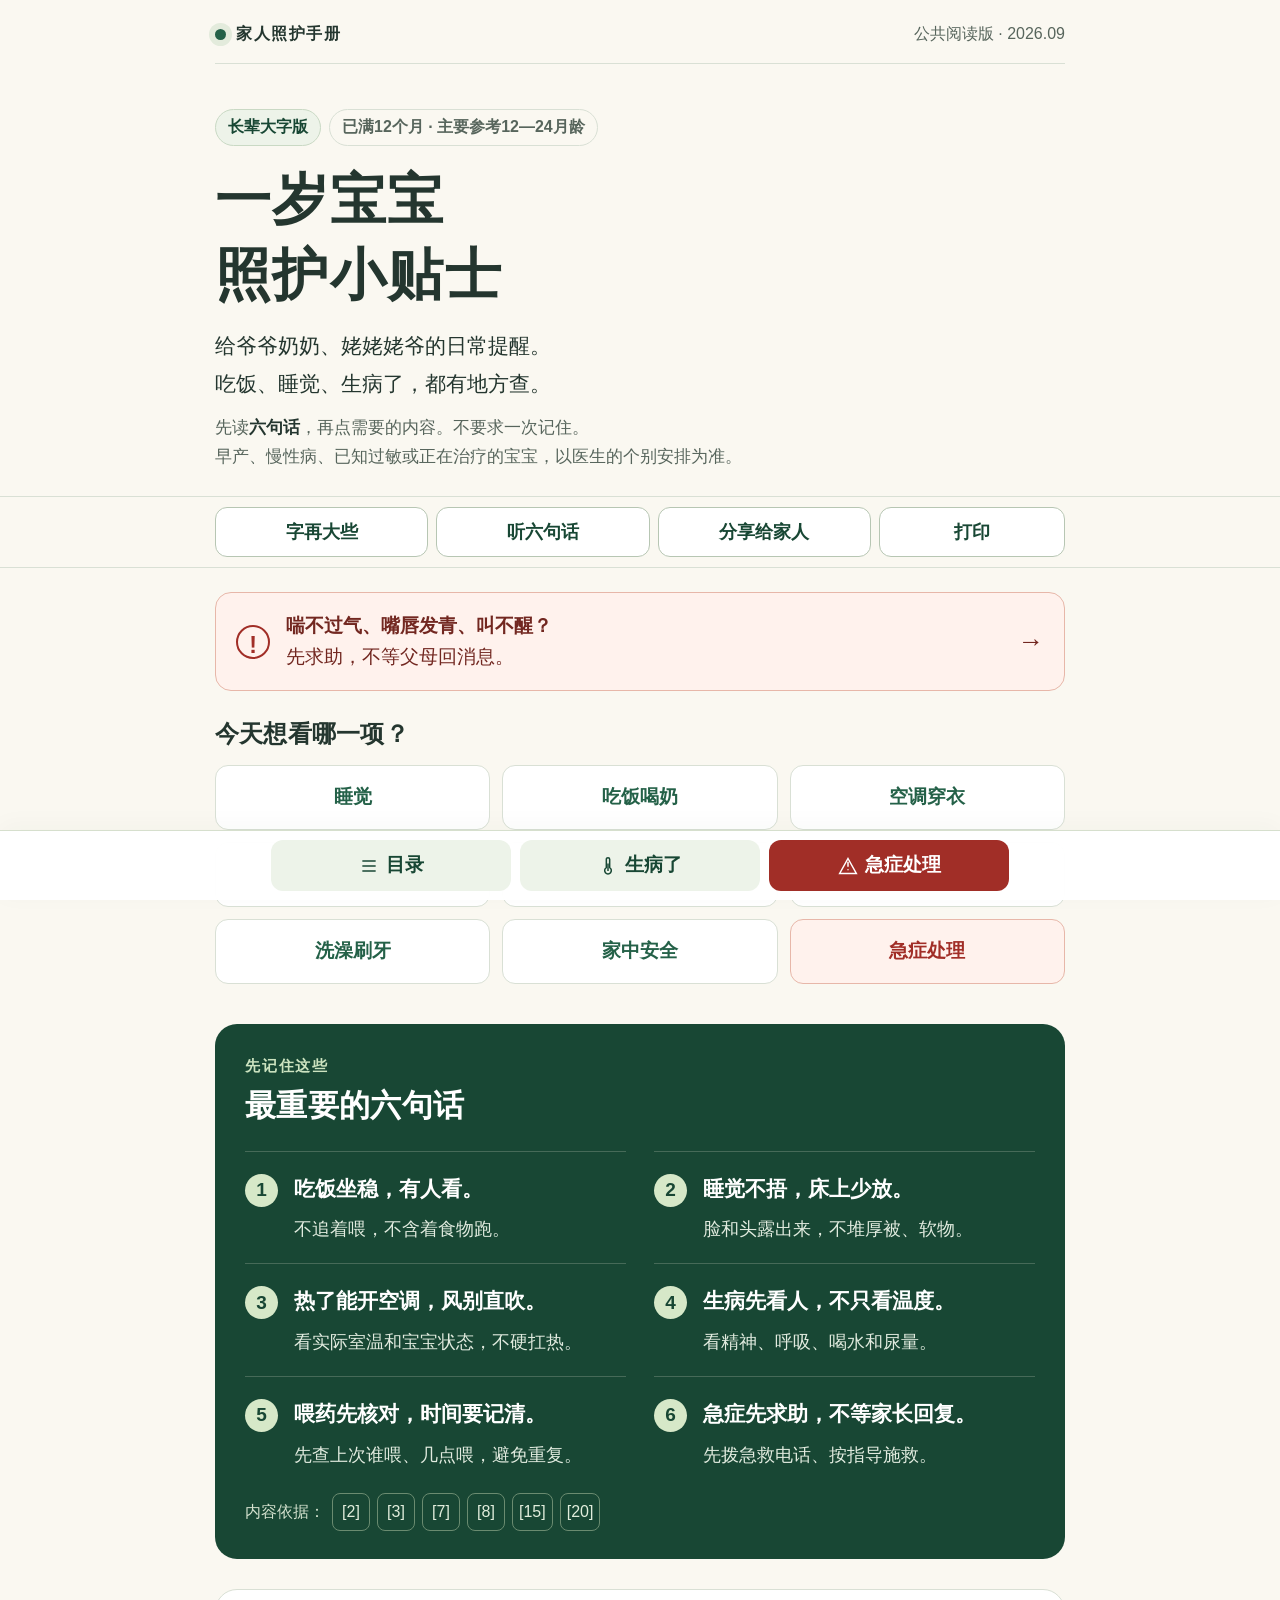
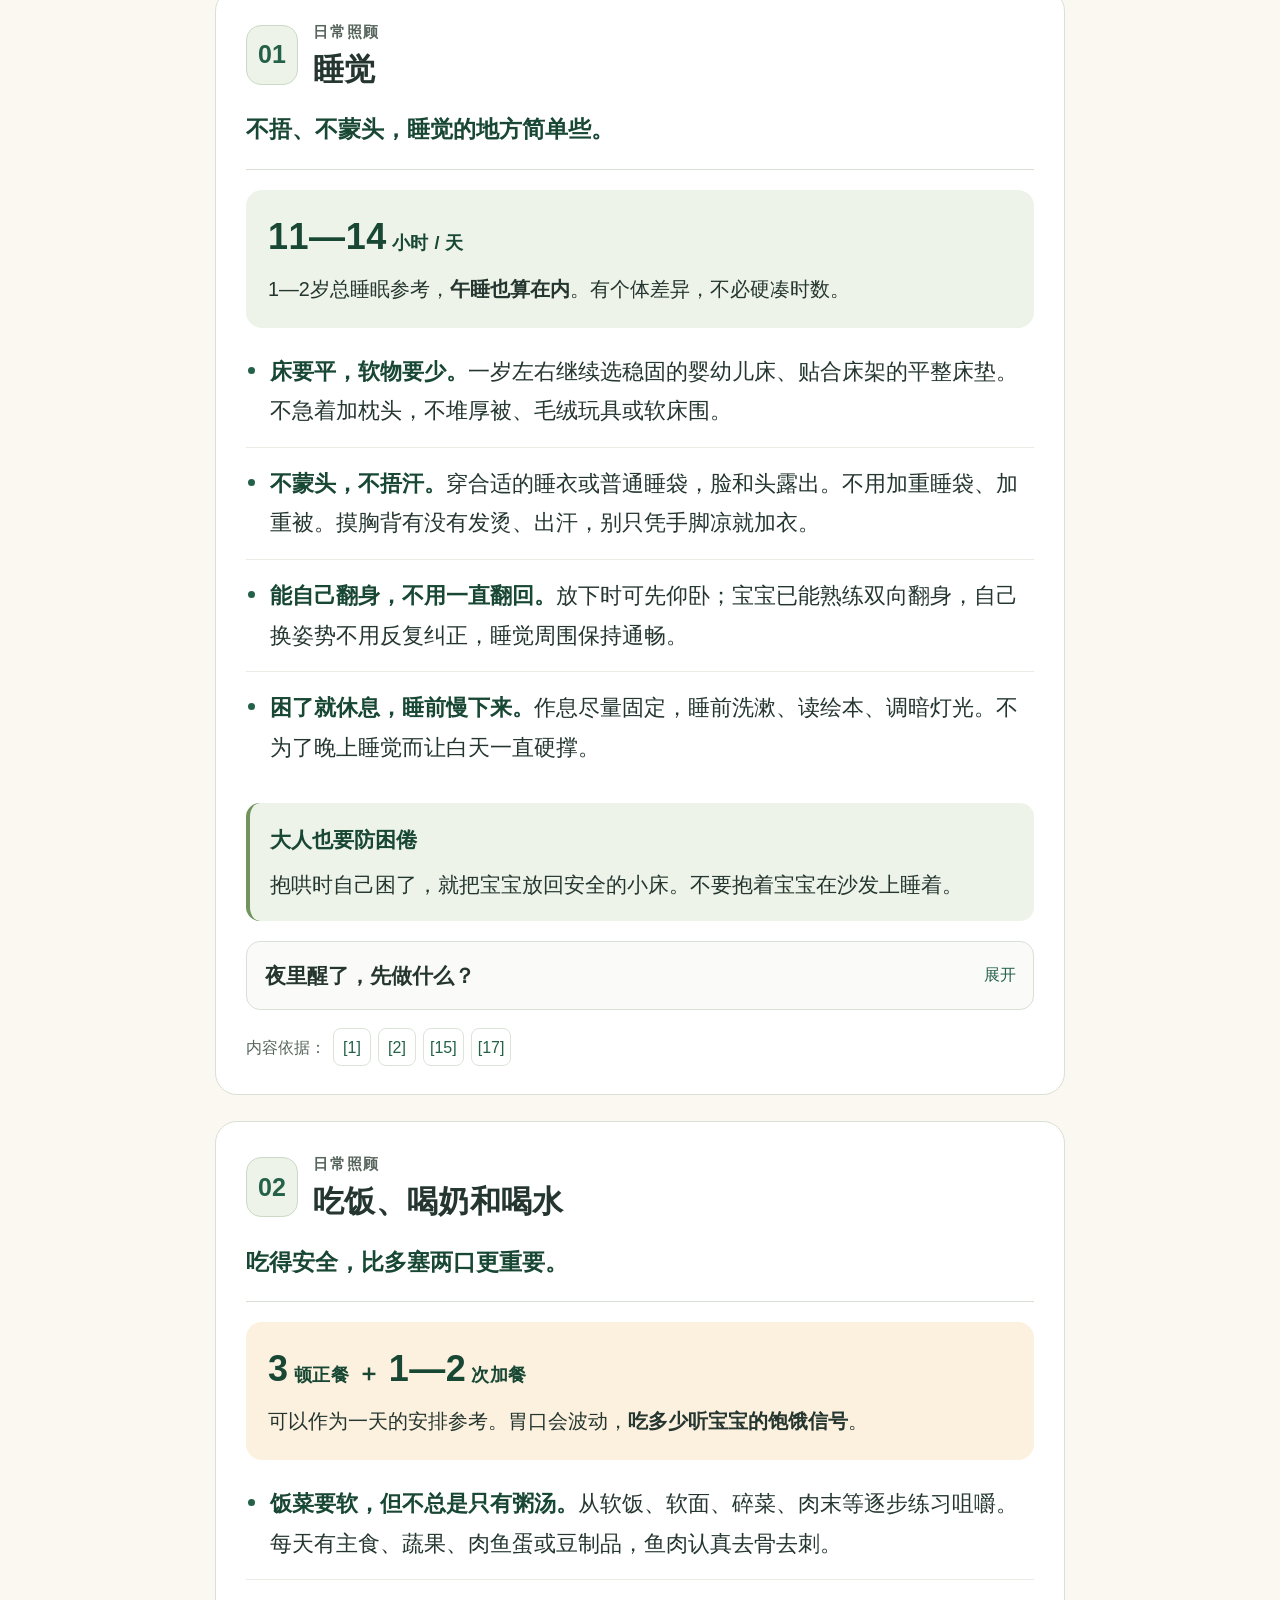
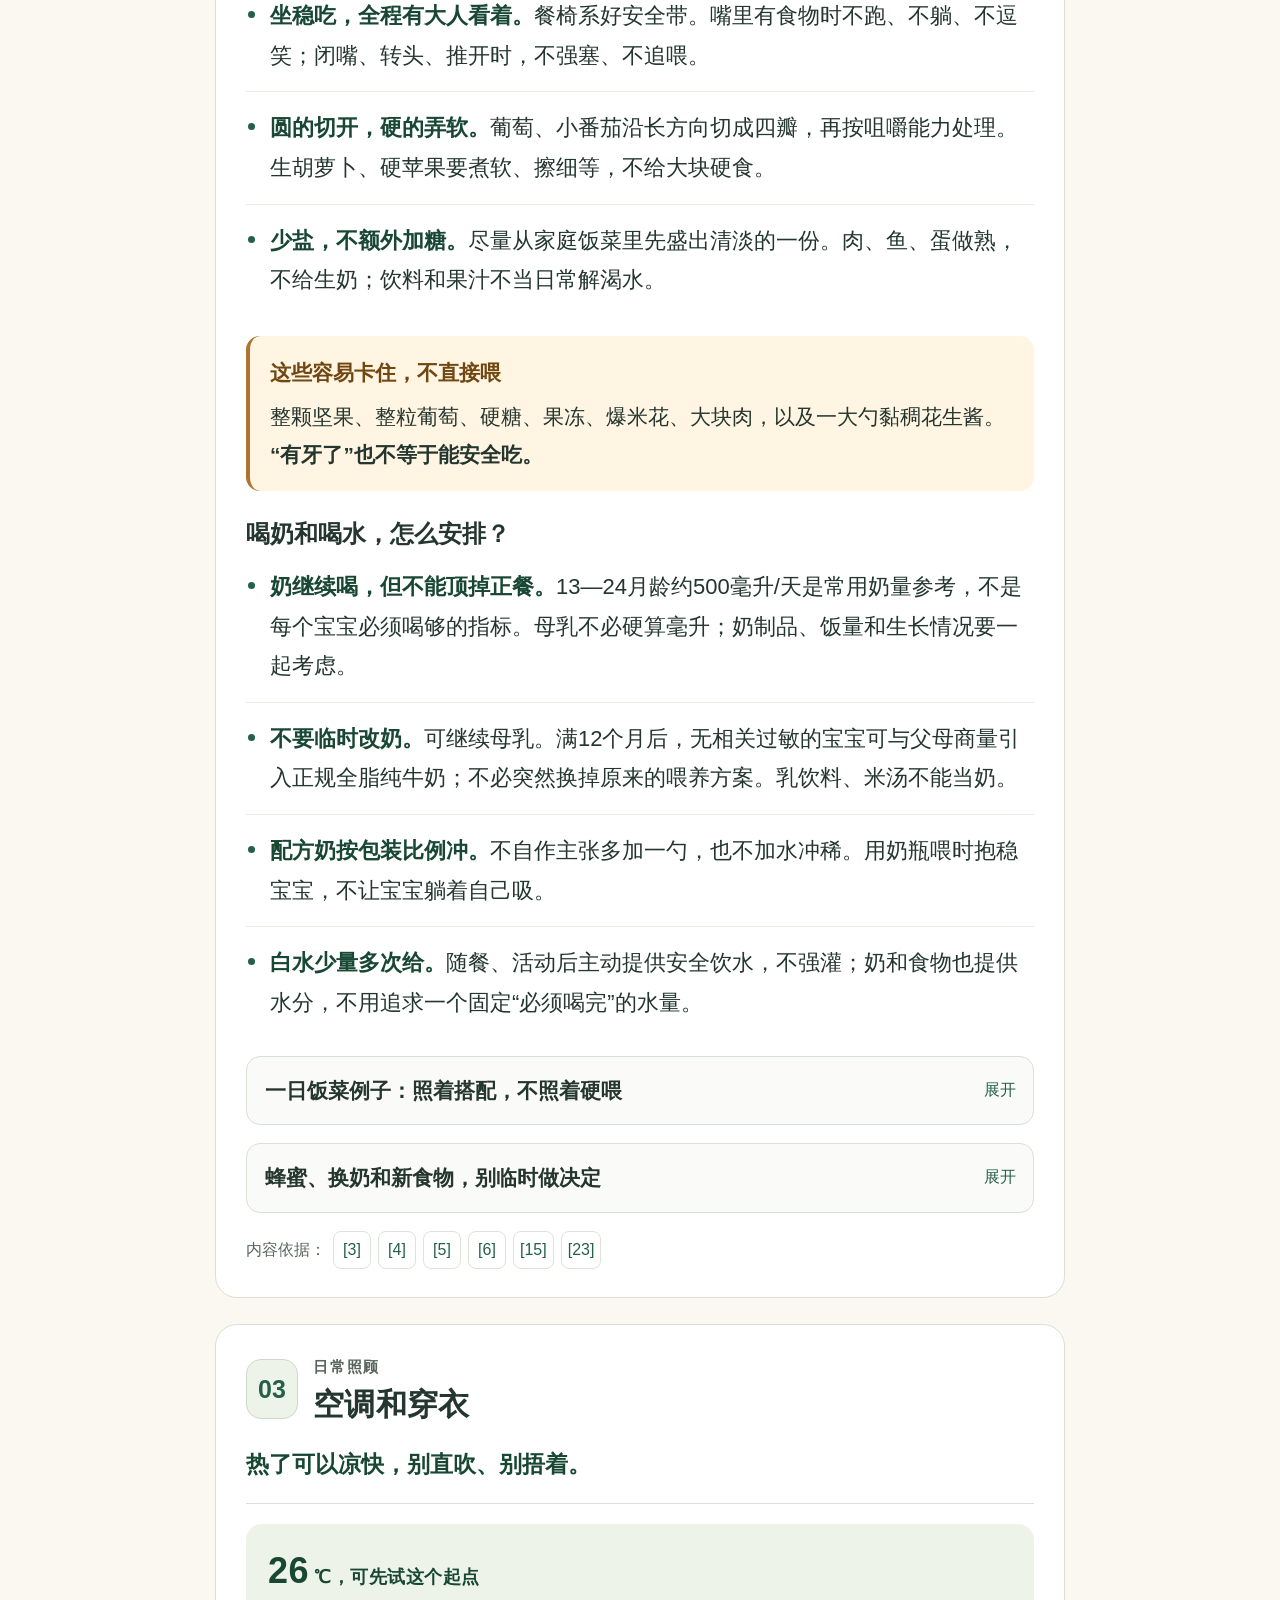
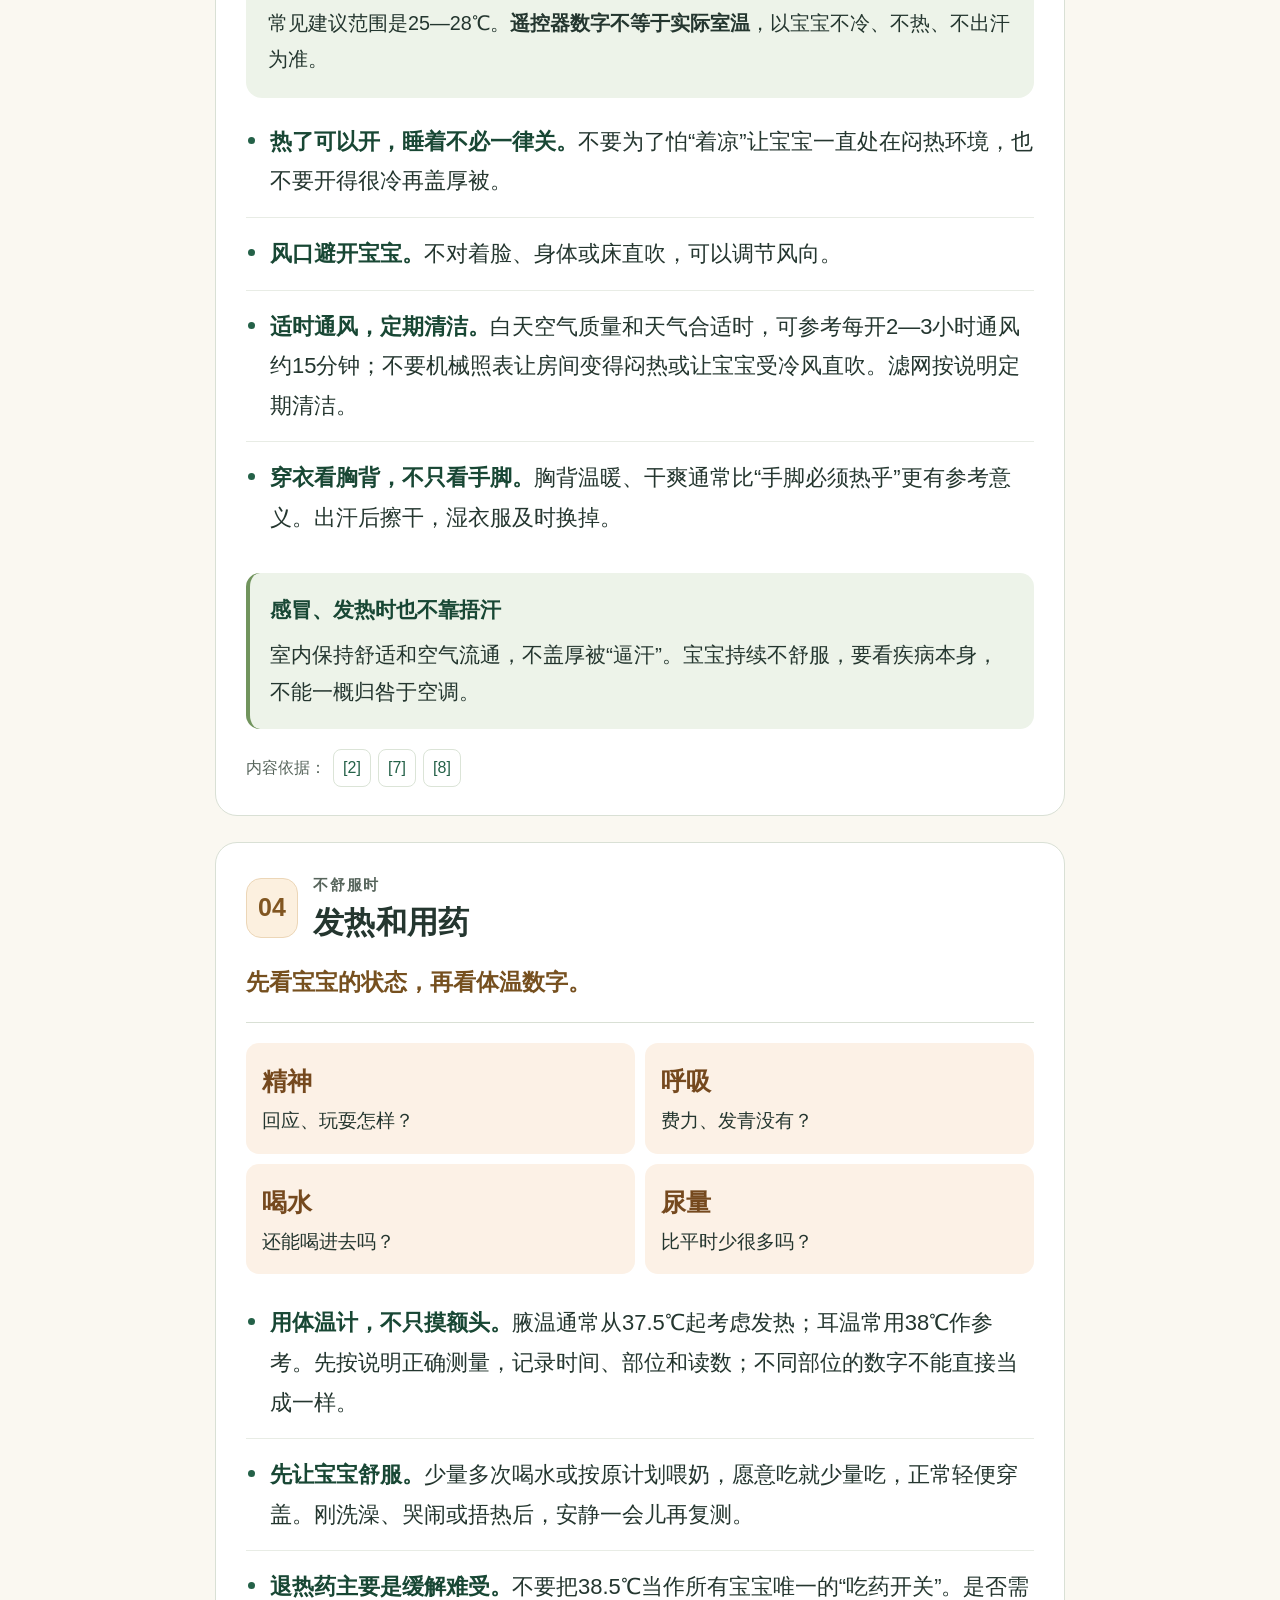
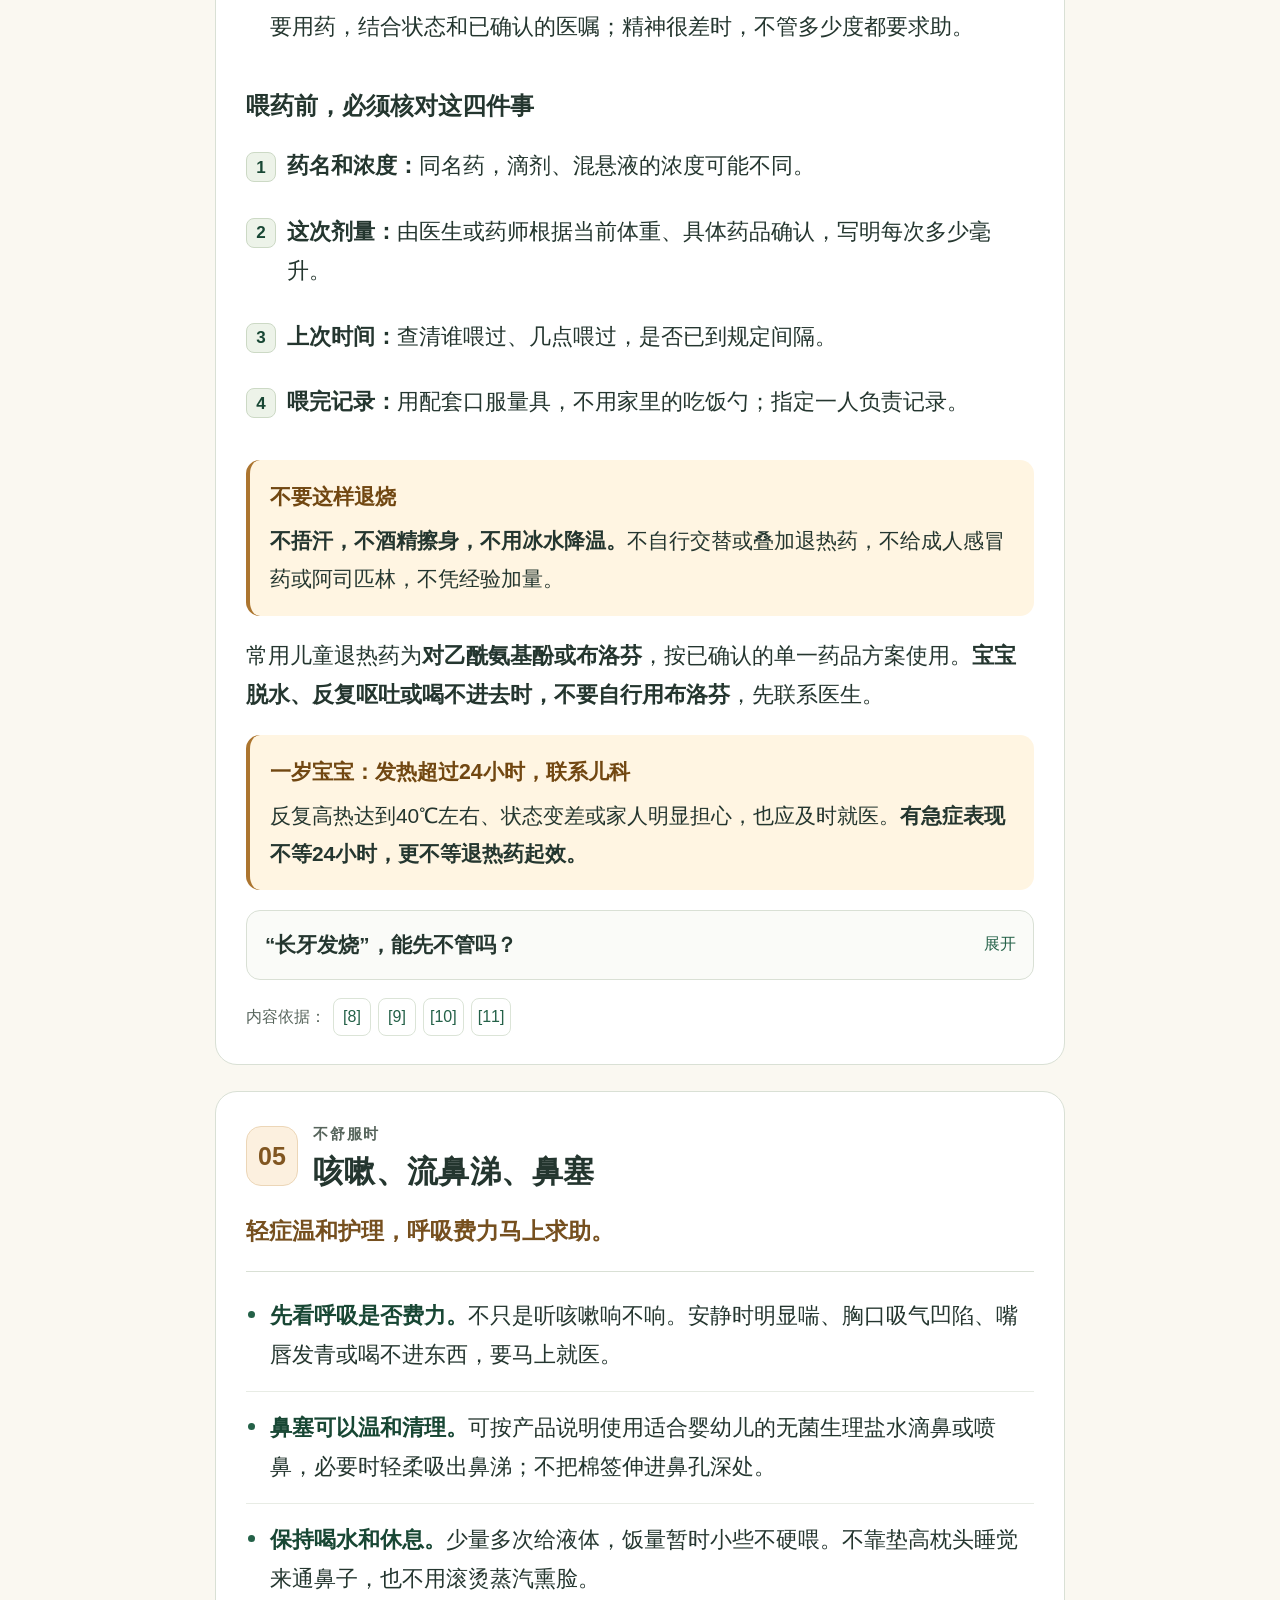
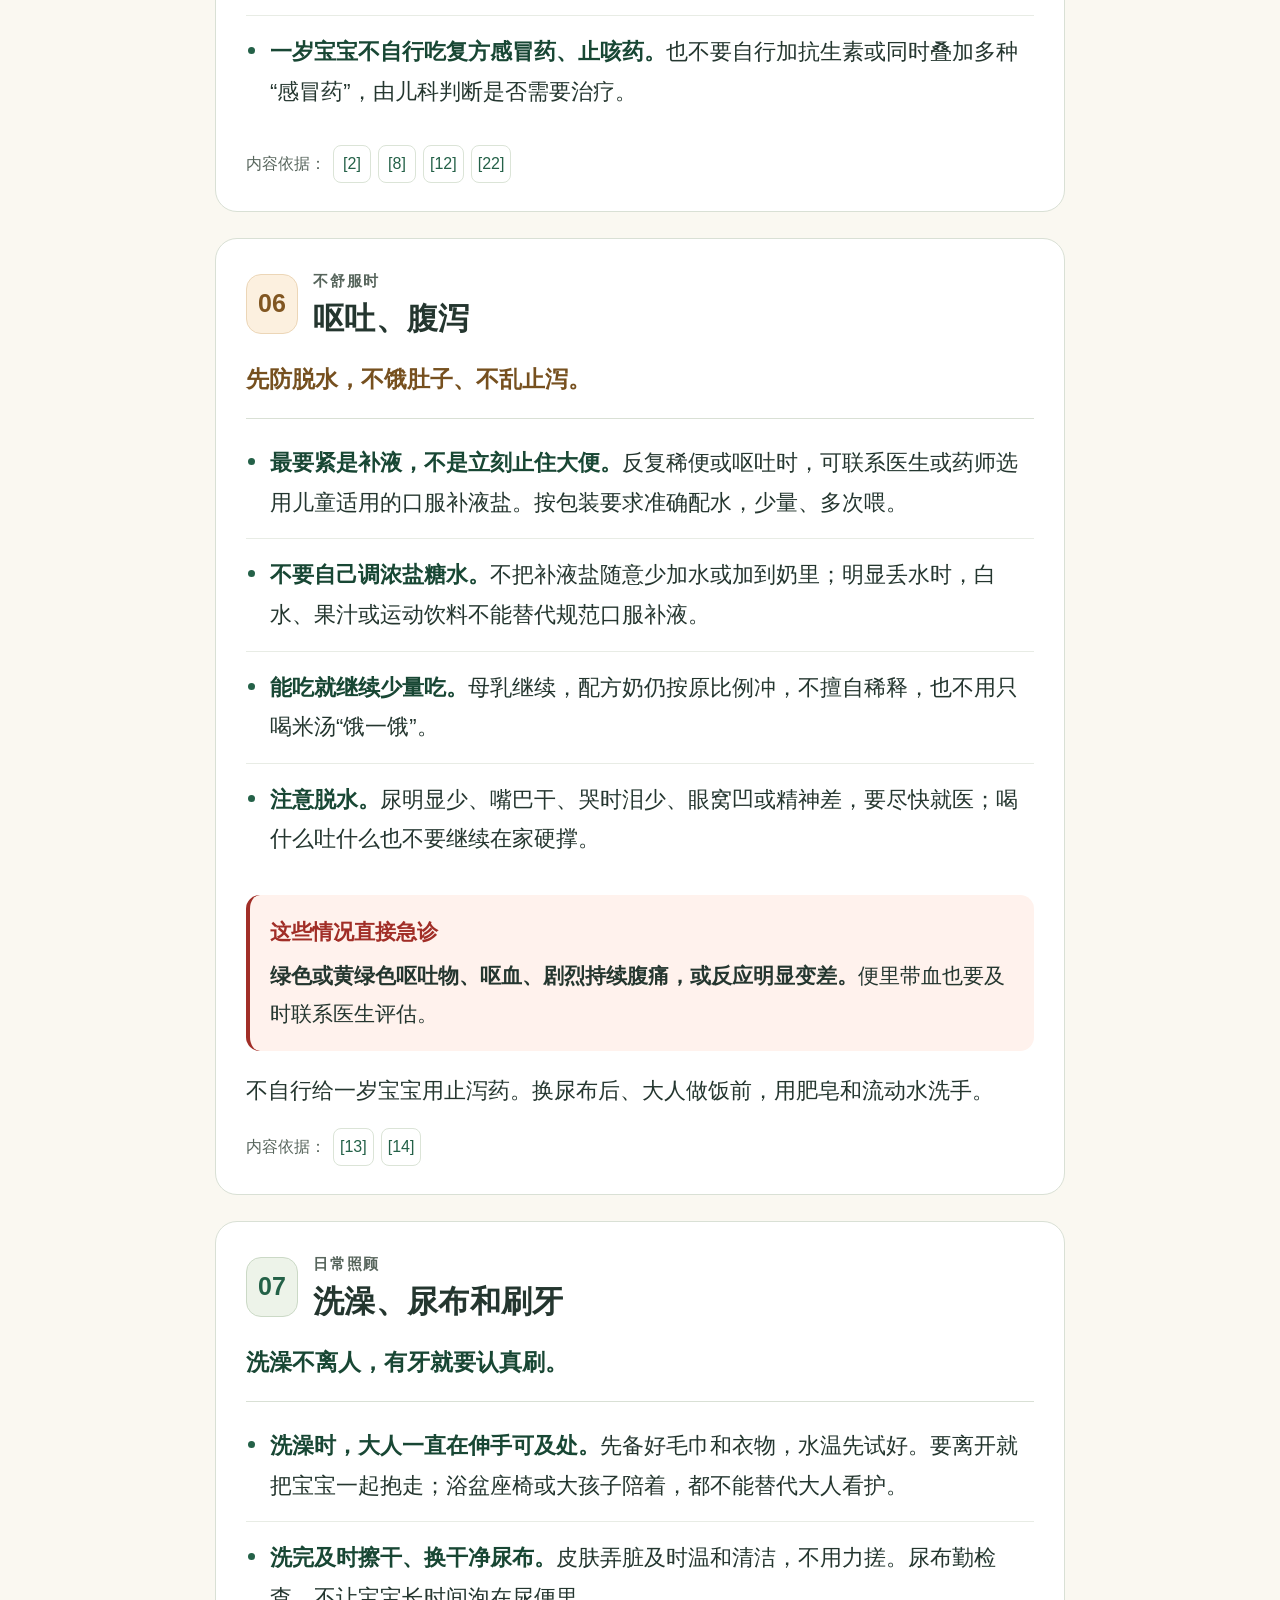
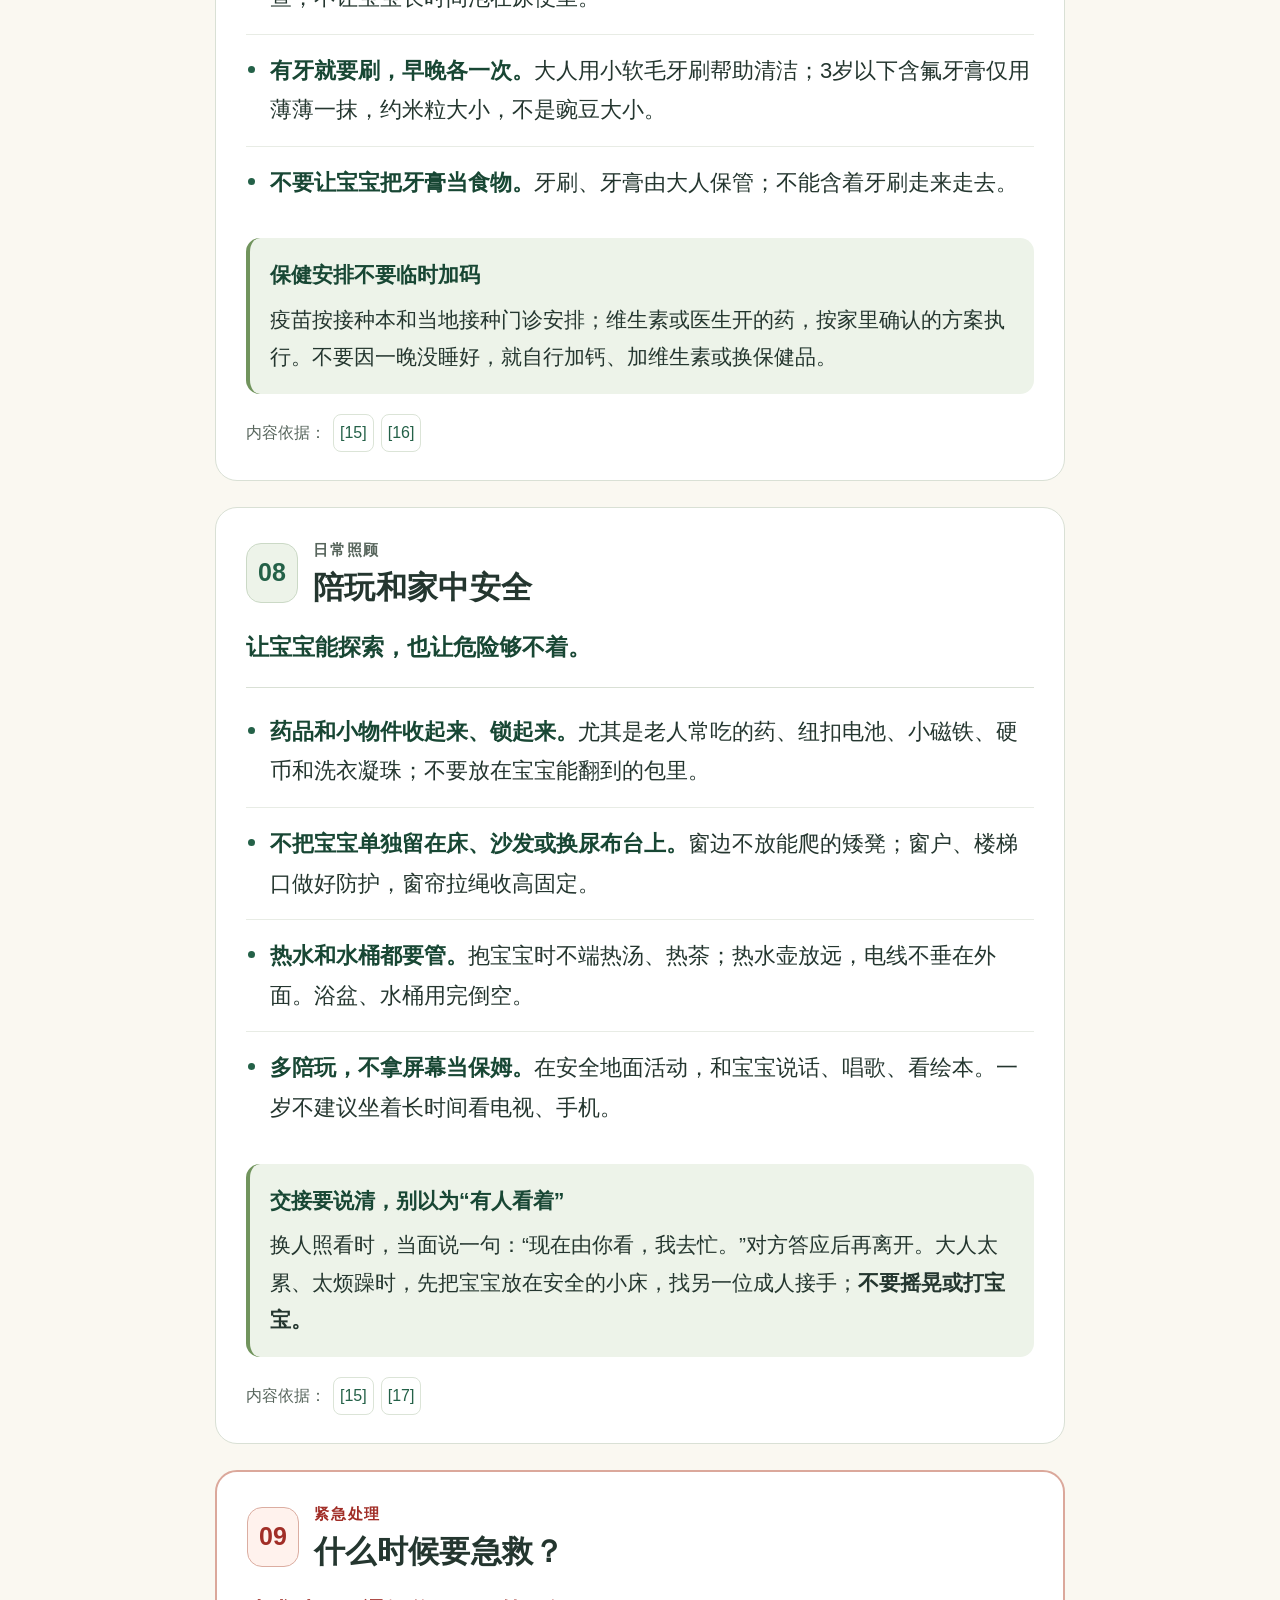
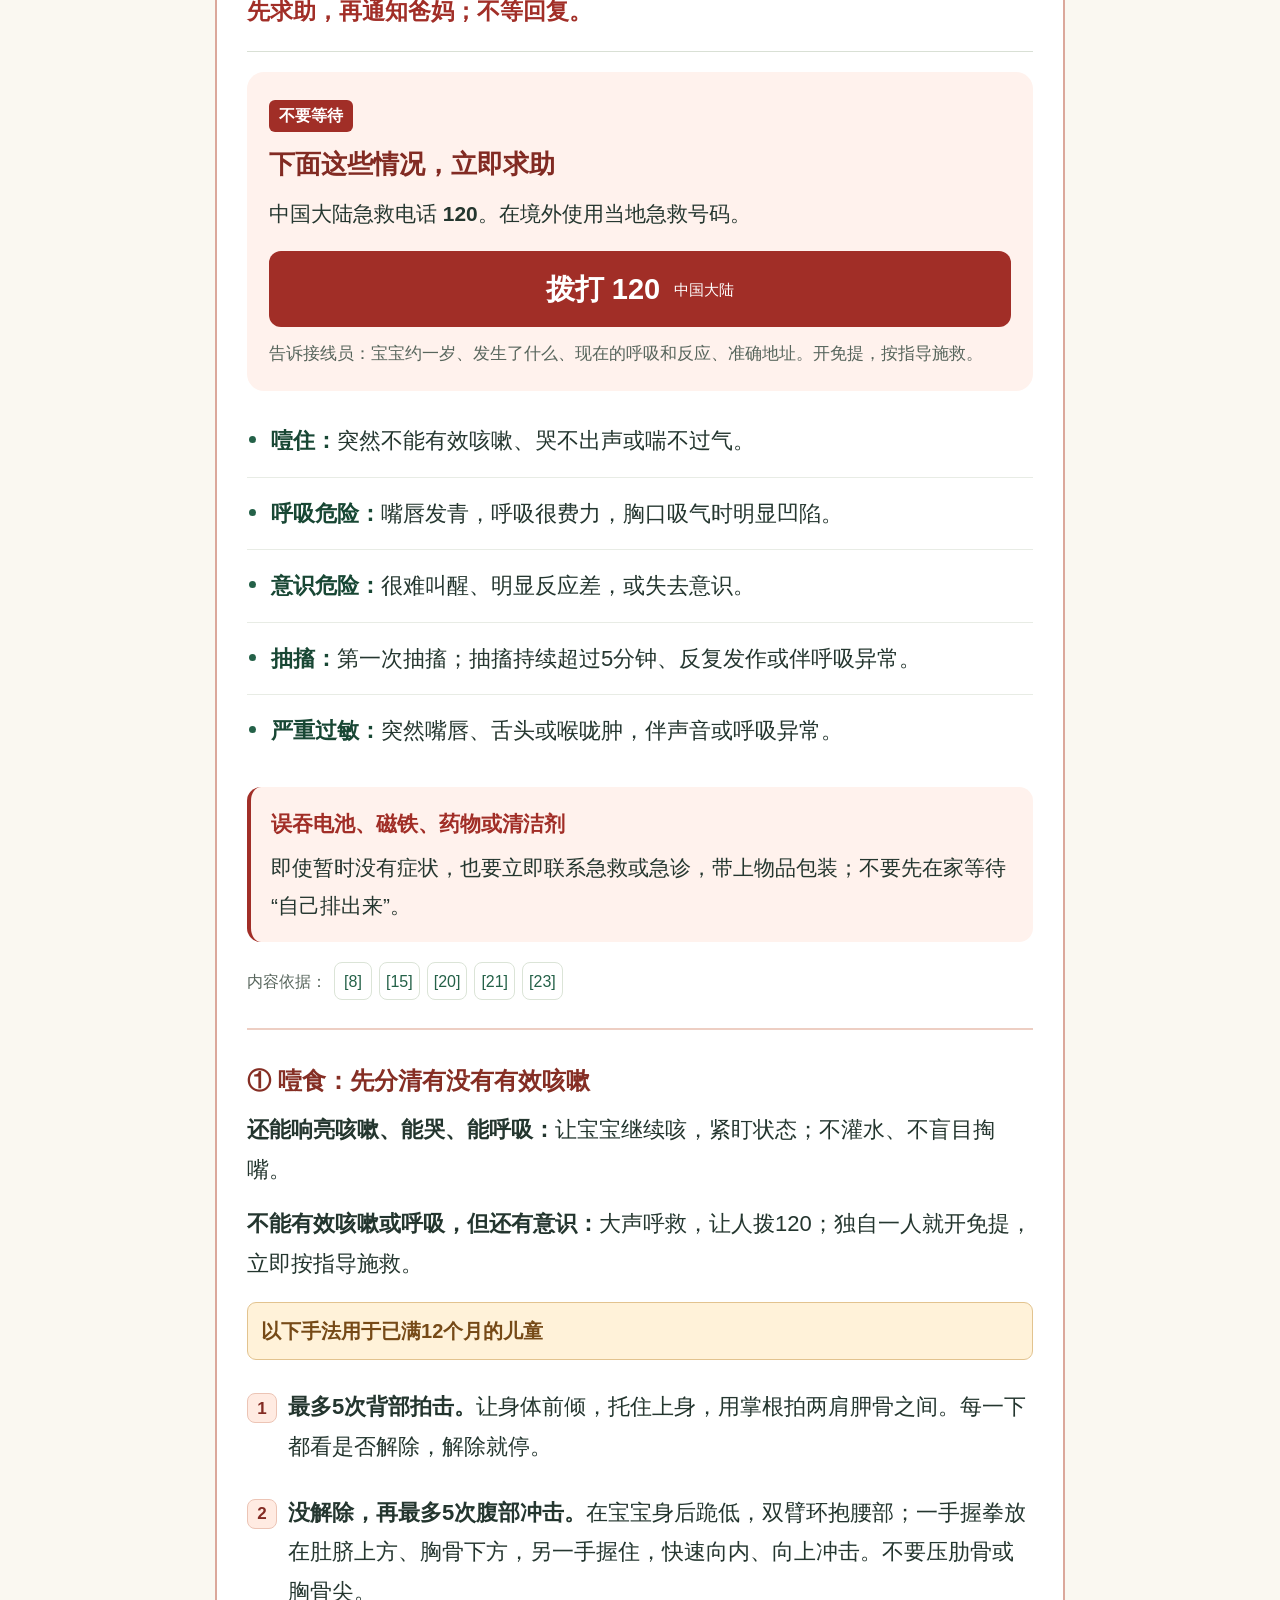
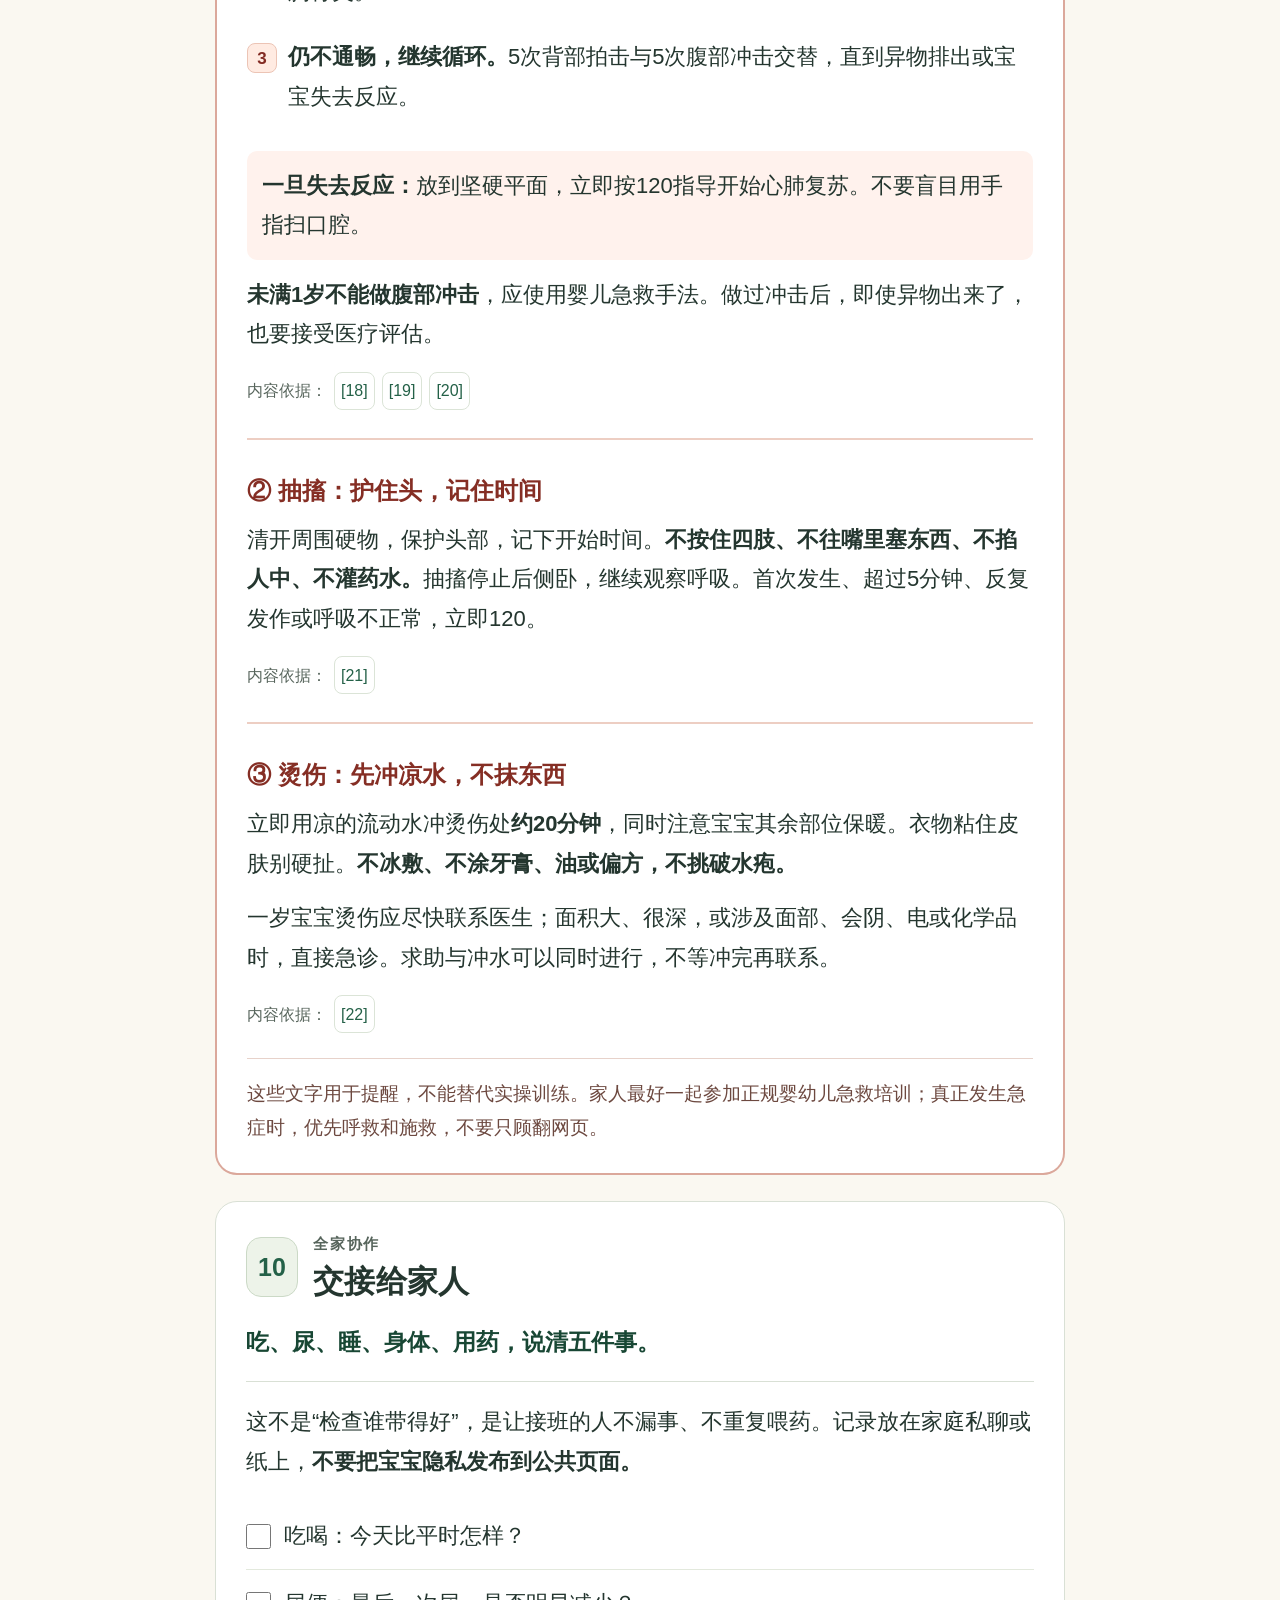
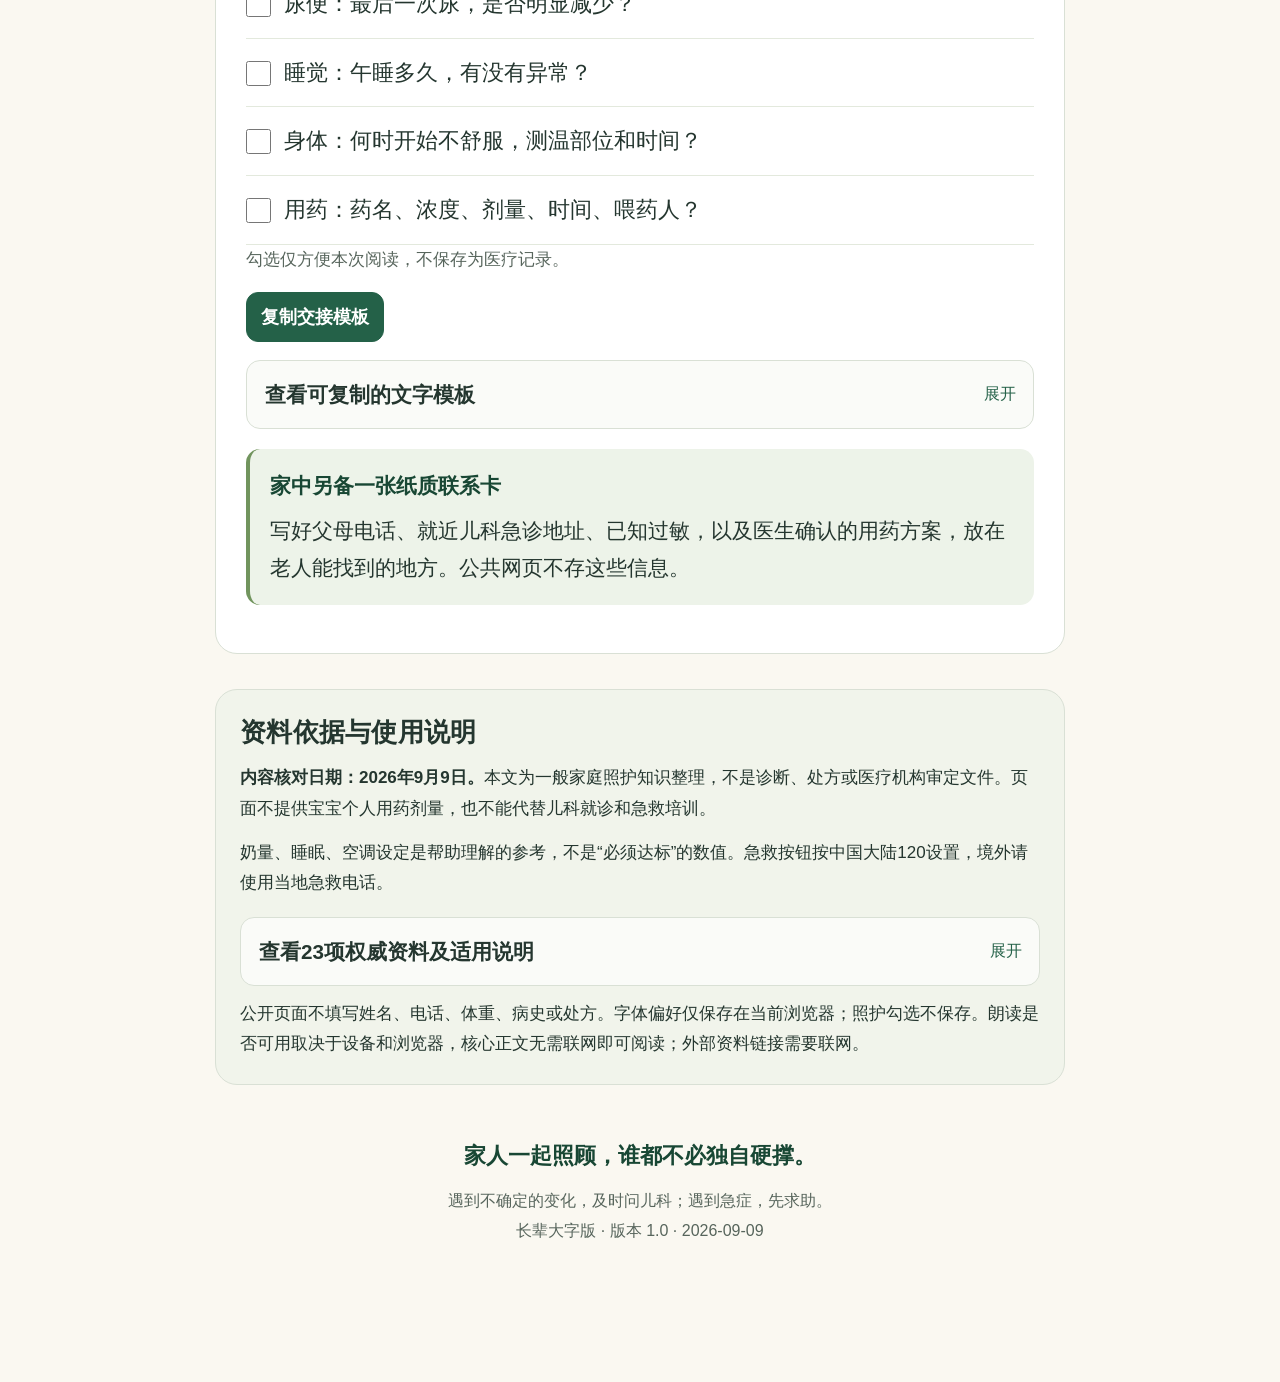
<file: baby-care.html>
<!doctype html>
<html lang="zh-CN"><head><meta charset="utf-8"><meta name="viewport" content="width=device-width, initial-scale=1, viewport-fit=cover"><meta name="theme-color" content="#184734"><meta name="description" content="给爷爷奶奶、姥姥姥爷看的大字照护手册：一岁宝宝睡觉、吃饭、喝奶、空调、发热、咳嗽、腹泻、家庭安全与急症提醒。"><meta name="referrer" content="no-referrer"><meta property="og:title" content="一岁宝宝照护小贴士｜长辈大字版"><meta property="og:description" content="先记六句话，再按需要查。睡觉、吃饭、空调、生病和安全，用家常话说明白。"><title>一岁宝宝照护小贴士 · 长辈大字版</title><style>
:root{--ink:#24362f;--muted:#57655c;--green:#246148;--green-dark:#184734;--paper:#faf8f1;--white:#fff;--soft:#edf3e9;--border:#d9e0d5;--peach:#fcf0df;--amber:#80511b;--red:#a12e27;--red-light:#fff2ed;--body-size:22px;--radius:22px}
*{box-sizing:border-box}html{scroll-behavior:smooth;scroll-padding-top:96px;-webkit-text-size-adjust:100%}body{margin:0;background:var(--paper);color:var(--ink);font-family:-apple-system,BlinkMacSystemFont,"PingFang SC","Hiragino Sans GB","Microsoft YaHei",sans-serif;font-size:var(--body-size);line-height:1.8;word-break:normal;overflow-wrap:break-word}body.large{--body-size:26px}a{color:var(--green);text-underline-offset:4px}a:hover{text-decoration-thickness:2px}button,input,textarea{font:inherit}button,a,input{-webkit-tap-highlight-color:transparent}button{cursor:pointer}button:disabled{cursor:not-allowed;opacity:.7}button:focus-visible,a:focus-visible,summary:focus-visible,input:focus-visible,textarea:focus-visible{outline:3px solid #a85100;outline-offset:4px}h1,h2,h3,p{margin:0}h1,h2,h3{line-height:1.4}h2{font-size:1.35em;letter-spacing:.01em}h3{font-size:1.09em;margin:26px 0 12px}b,strong{font-weight:700}.wrap{width:min(100% - 40px,850px);margin:0 auto}.skip{position:absolute;top:-120px;left:16px;background:white;padding:12px;z-index:100}.skip:focus{top:10px}
.masthead{padding:20px 0 14px;border-bottom:1px solid var(--border);font-size:16px;display:flex;align-items:center;justify-content:space-between;gap:12px}.brand{font-weight:700;letter-spacing:.1em;display:flex;align-items:center;gap:10px}.brand-mark{width:11px;height:11px;background:var(--green);border-radius:50%;box-shadow:0 0 0 6px #e3ebdc}.edition{color:var(--muted);white-space:nowrap}.hero{padding:34px 0 24px;position:relative}.hero-topline{display:flex;gap:8px;align-items:center;flex-wrap:wrap;margin-bottom:16px}.pill{font-size:16px;padding:3px 12px;border:1px solid #c9d9c4;border-radius:99px;background:var(--soft);color:var(--green-dark);font-weight:600}.pill.neutral{background:none;border-color:var(--border);color:var(--muted)}h1{font-size:clamp(34px,6vw,56px);font-weight:800;letter-spacing:.025em;line-height:1.35}.hero-sub{font-size:21px;margin-top:14px;max-width:700px}.hero-small{font-size:17px;line-height:1.7;margin-top:12px;color:var(--muted)}.hero-small b{color:var(--ink)}
.toolbar-shell{position:sticky;top:0;z-index:20;background:rgba(250,248,241,.97);border-block:1px solid var(--border)}.toolbar{display:flex;gap:8px;padding:10px 0}.button{display:inline-flex;align-items:center;justify-content:center;gap:5px;min-height:50px;padding:9px 14px;border:1px solid #b7c6b3;border-radius:12px;background:white;color:var(--green-dark);font-size:18px;line-height:1.35;font-weight:650;text-decoration:none}.toolbar .button{flex:1}.button.primary{background:var(--green);color:white;border-color:var(--green)}.button[aria-pressed=true]{background:var(--green-dark);color:white}.button:hover{filter:brightness(.97)}.desktop-only{display:inline-flex}.toolbar .button.print-button{flex:.85}.intro-alert{display:flex;align-items:center;gap:16px;padding:18px 20px;border:1px solid #e7b7a9;background:var(--red-light);border-radius:16px;color:#722720;font-size:19px;text-decoration:none;margin-top:24px;line-height:1.6}.intro-alert .symbol{flex:none;display:grid;place-items:center;width:34px;height:34px;border-radius:50%;border:2px solid var(--red);font-weight:800;color:var(--red);font-size:23px}.intro-alert b{display:block}.intro-alert .arrow{font-size:26px;margin-left:auto}.directory{padding:26px 0 12px}.directory h2{font-size:24px;margin-bottom:14px}.nav-grid{display:grid;grid-template-columns:repeat(3,minmax(0,1fr));gap:10px}.nav-grid a{min-height:62px;padding:12px 8px;border:1px solid var(--border);background:white;border-radius:13px;text-decoration:none;text-align:center;display:flex;align-items:center;justify-content:center;font-size:19px;font-weight:650;line-height:1.4}.nav-grid a:last-child{color:var(--red);background:var(--red-light);border-color:#e7b7a9}.nav-grid a:hover{border-color:var(--green)}
.quick{margin:28px 0 30px;background:var(--green-dark);color:white;border-radius:var(--radius);padding:28px 30px}.quick .eyebrow{color:#cce3c0}.quick h2{font-size:1.4em;margin:5px 0 20px}.quick-list{display:grid;gap:0}.quick-item{display:flex;gap:16px;padding:18px 0;border-top:1px solid #466a58}.quick-item:last-child{padding-bottom:4px}.quick-number{display:grid;place-items:center;flex:none;height:33px;width:33px;border-radius:50%;background:#d6e8c8;color:var(--green-dark);font-size:19px;line-height:1.2;font-weight:750;margin-top:4px}.quick-item strong{display:block;font-size:1.02em}.quick-item p{font-size:.88em;color:#e1ebdf;margin-top:4px}.quick .refs{color:#d5e2cf}.quick .refs a{color:#e1eddc;border-color:#6a8b70}
.care-section{background:white;border:1px solid var(--border);border-radius:var(--radius);padding:28px 30px;margin:26px 0;scroll-margin-top:94px}.section-heading{display:flex;gap:15px;align-items:center}.section-num{width:52px;height:60px;border:1px solid #cbd9c6;border-radius:15px;display:grid;place-items:center;font-size:25px;font-weight:750;background:var(--soft);color:var(--green);flex-shrink:0}.eyebrow{font-size:15px;letter-spacing:.12em;color:var(--muted);font-weight:650}.section-heading h2{margin-top:3px}.section-slogan{margin-top:18px;padding-bottom:18px;border-bottom:1px solid var(--border);font-weight:650;color:var(--green-dark);font-size:1.05em}.section-body{padding-top:20px}.section-body>p+p{margin-top:15px}.number-card{padding:20px 22px;border-radius:16px;background:var(--soft);margin-bottom:20px}.number-card>strong{display:block;line-height:1.5;font-size:36px;color:var(--green-dark);letter-spacing:.015em}.number-card strong span{font-size:18px;margin-left:5px;font-weight:600;display:inline-block}.number-card strong i{font-style:normal;font-size:23px;margin:0 8px}.number-card p{font-size:.9em;margin-top:8px}.number-card.peach{background:var(--peach)}.tips{margin:0;padding:0;list-style:none}.tips li{position:relative;padding:16px 0 16px 24px;border-bottom:1px solid #e8ece5}.tips li:before{content:"";position:absolute;width:7px;height:7px;left:2px;top:31px;background:var(--green);border-radius:50%}.tips li:first-child{padding-top:4px}.tips li:first-child:before{top:19px}.tips li:last-child{border-bottom:0}.tips li>b:first-child{color:var(--green-dark)}.callout{margin:20px 0;padding:18px 20px;border-radius:14px;border-left:4px solid #71945d;background:var(--soft);font-size:.95em}.callout>strong{display:block;color:var(--green-dark);font-size:1.02em;margin-bottom:6px}.callout p{margin:0}.callout.warning{background:#fff5e2;border-color:#ac752f}.callout.warning>strong{color:#714711}.callout.danger{background:var(--red-light);border-color:var(--red)}.callout.danger>strong{color:var(--red)}.more{margin-top:18px;border:1px solid var(--border);border-radius:14px;background:#fafbf8;overflow:hidden}summary{cursor:pointer;list-style:none;position:relative;padding:17px 64px 17px 18px;font-size:.94em;font-weight:650;line-height:1.6;min-height:60px}summary::-webkit-details-marker{display:none}.expand-label{position:absolute;right:17px;top:20px;font-size:16px;color:var(--green);font-weight:500}details[open]>summary .expand-label{font-size:0}details[open]>summary .expand-label:after{content:"收起";font-size:16px}details[open]>summary{border-bottom:1px solid var(--border)}.detail-body{padding:18px 20px;font-size:.94em}.detail-body p+p{margin-top:12px}.example-meals{border-left:3px solid #b7c7a9;padding-left:17px;margin:0 0 18px}.example-meals p+p{margin-top:10px}.refs{margin-top:18px!important;color:var(--muted);font-size:16px;display:flex;align-items:center;gap:7px;flex-wrap:wrap;line-height:1.6}.refs a{font-size:16px;min-width:38px;min-height:38px;display:inline-flex;align-items:center;justify-content:center;border:1px solid #dbe4d7;border-radius:8px;text-decoration:none;padding:1px 6px}.observe-grid{display:grid;grid-template-columns:1fr 1fr;gap:10px;margin-bottom:25px}.observe-grid>div{background:#fcf1e6;border-radius:13px;padding:16px}.observe-grid b{display:block;font-size:25px;color:#75491e}.observe-grid span{font-size:.85em;display:block}.steps{list-style:none;counter-reset:step;padding:0;margin:16px 0}.steps li{counter-increment:step;position:relative;padding:8px 0 18px 41px}.steps li:before{content:counter(step);position:absolute;left:0;top:14px;width:28px;height:28px;display:grid;place-items:center;background:var(--soft);border:1px solid #ccd9c5;border-radius:8px;font-size:17px;font-weight:750;color:var(--green-dark);line-height:1}.illness .section-num{background:var(--peach);border-color:#ecd6b7;color:#815621}.illness .section-slogan{color:#76501f}.urgent{border:2px solid #dba89b}.urgent .section-num{background:var(--red-light);border-color:#dbada1;color:var(--red)}.urgent .eyebrow,.urgent .section-slogan{color:var(--red)}.urgent-banner{background:var(--red-light);padding:22px;border-radius:17px;margin-bottom:26px}.urgent-banner h3{margin:13px 0 12px;font-size:1.2em;color:#822b23}.badge{display:inline-block;padding:4px 10px;border-radius:6px;font-size:16px;font-weight:750;line-height:1.5}.badge.red{background:var(--red);color:white}.urgent-banner>p{font-size:.95em}.call-button{display:flex;gap:14px;align-items:center;justify-content:center;width:100%;margin:18px 0 12px;padding:12px 18px;min-height:64px;background:var(--red);color:white;border-radius:12px;font-weight:750;font-size:29px;text-decoration:none}.call-button span{font-size:15px;font-weight:500}.small{font-size:17px!important;line-height:1.75;color:var(--muted)}.first-aid{margin-top:28px;padding-top:8px;border-top:2px solid #edcec3;scroll-margin-top:94px}.first-aid h3{color:#852e24}.first-aid>p+p{margin-top:15px}.first-aid .steps li:before{background:#ffebe2;color:#832b23;border-color:#ecc4b5}.age-label{padding:10px 13px;background:#fff2d9;color:#764a17;border:1px solid #e2c38f;border-radius:9px;margin:19px 0;font-weight:700;font-size:.91em}.critical{background:var(--red-light);padding:15px;border-radius:10px}.training-note{padding:18px 0 0;border-top:1px solid #e7d2ca;margin-top:25px!important;font-size:.86em;color:#6d4940}.checklist{margin-top:20px}.checklist label{display:flex;gap:13px;align-items:flex-start;padding:14px 0;border-bottom:1px solid #e3e9dd;cursor:pointer}.checklist input{flex-shrink:0;width:25px;height:25px;margin:8px 0 0;accent-color:var(--green)}#copy-template{margin-top:18px}textarea{width:100%;min-height:420px;resize:vertical;padding:14px;background:white;border:1px solid #bfcdb7;border-radius:10px;color:var(--ink);font-size:18px;line-height:1.8}.sources{margin:35px 0;background:#f1f4eb;border:1px solid var(--border);border-radius:var(--radius);padding:24px}.sources>h2{font-size:26px}.sources>p{font-size:17px;margin-top:13px;line-height:1.8}.source-list{padding-left:26px;margin:0;font-size:17px}.source-list li{padding:12px 0 16px;border-bottom:1px solid var(--border);scroll-margin-top:100px}.source-list li:last-child{border:0}.source-list a{font-weight:650;overflow-wrap:anywhere}.source-list p{margin-top:7px;color:var(--muted);font-size:16px;line-height:1.7}.footer{text-align:center;padding:15px 12px 135px;color:var(--muted);font-size:16px;line-height:1.9}.footer .closing{font-weight:700;color:var(--green-dark);font-size:22px;margin-bottom:9px}.bottom-dock{position:fixed;bottom:0;left:0;right:0;z-index:25;background:rgba(255,255,255,.97);border-top:1px solid #d6dfcd;padding:9px 16px calc(9px + env(safe-area-inset-bottom));display:flex;gap:9px;justify-content:center;box-shadow:0 -5px 25px #20302108}.bottom-dock a{display:flex;justify-content:center;align-items:center;gap:7px;min-height:51px;width:min(33.333%,240px);border-radius:12px;text-decoration:none;color:var(--green-dark);background:var(--soft);font-size:19px;font-weight:700}.bottom-dock a:last-child{background:var(--red);color:white}.bottom-dock svg{width:20px;height:20px;stroke:currentColor;fill:none;stroke-width:1.8}.toast{position:fixed;bottom:95px;left:50%;transform:translateX(-50%);background:#203d30;color:#fff;border-radius:12px;padding:12px 18px;max-width:min(90vw,650px);font-size:17px;line-height:1.65;z-index:60;box-shadow:0 5px 20px #0002}.toast[hidden]{display:none}.no-js{font-size:18px;background:#fff5e2;border-radius:10px;padding:15px}.reading-progress{height:3px;background:var(--green);position:absolute;bottom:-1px;left:0;width:0%;transition:width .1s linear}.live-status{position:absolute;width:1px;height:1px;padding:0;margin:-1px;overflow:hidden;clip:rect(0,0,0,0);white-space:nowrap;border:0}
@media(min-width:1100px){.wrap{width:min(100% - 64px,850px)}.hero{padding-top:45px}.nav-grid{gap:12px}.nav-grid a{min-height:65px}.quick-list{grid-template-columns:1fr 1fr;column-gap:28px}.quick-item:nth-child(2){border-top:1px solid #466a58}.quick-item:nth-child(5),.quick-item:nth-child(6){padding-bottom:4px}.quick-item{font-size:21px}.quick h2{margin-bottom:24px}.section-heading h2{font-size:31px}}
@media(max-width:600px){.wrap{width:calc(100% - 28px)}.masthead{font-size:14px;padding:17px 2px 12px}.hero{padding:24px 6px 21px}.hero-sub{font-size:20px;line-height:1.75}.hero-small{font-size:16px}.pill{font-size:15px}.toolbar{gap:6px;padding:9px 0}.toolbar .button{font-size:17px;padding:9px 7px;min-height:48px;border-radius:10px}.desktop-only{display:none}.intro-alert{margin-top:18px;padding:15px 13px;gap:10px;font-size:18px}.intro-alert .symbol{width:28px;height:28px;font-size:19px}.directory{padding:24px 2px 6px}.directory h2{font-size:23px}.nav-grid{gap:8px}.nav-grid a{font-size:18px;min-height:58px;padding:10px 5px}.quick{padding:23px 19px;border-radius:19px;margin:23px 0}.quick h2{font-size:28px}.quick-item{gap:13px;padding:16px 0}.quick-number{width:29px;height:29px;font-size:17px;margin-top:6px}.quick-item strong{font-size:21px}.quick-item p{font-size:18px}.care-section{padding:22px 18px;margin:21px 0;border-radius:19px}.section-heading{gap:12px;align-items:flex-start}.section-num{width:44px;height:54px;border-radius:12px;font-size:22px}.section-heading h2{font-size:27px}.eyebrow{font-size:14px}.section-slogan{font-size:22px;line-height:1.65;margin-top:16px;padding-bottom:16px}.number-card{padding:16px;border-radius:14px}.number-card>strong{font-size:32px}.number-card strong span{font-size:17px}.number-card strong i{font-size:20px;margin:0 5px}.callout{padding:16px 15px;margin:19px 0}.tips li{padding-left:19px}.tips li:before{left:0}.observe-grid{gap:9px}.observe-grid>div{padding:13px 11px}.observe-grid span{font-size:17px}.more summary{padding-left:14px;font-size:20px}.detail-body{padding:16px 14px}.urgent-banner{padding:17px 14px}.sources{padding:20px 17px}.sources>h2{font-size:25px}.source-list{padding-left:23px}.bottom-dock{padding-inline:12px;gap:7px}.bottom-dock a{font-size:18px;min-height:50px}.call-button{font-size:28px}.call-button span{font-size:14px}body.large .section-slogan{font-size:26px}body.large .quick-item strong{font-size:25px}body.large .quick-item p{font-size:22px}body.large .more summary{font-size:24px}body.large .observe-grid span{font-size:20px}body.large .nav-grid a{font-size:20px}}
@media(max-width:355px){.wrap{width:calc(100% - 20px)}.care-section{padding:20px 14px}.quick{padding:22px 16px}.nav-grid{grid-template-columns:repeat(2,minmax(0,1fr))}.hero{padding-inline:3px}.masthead{font-size:13px}.button{font-size:16px}.number-card>strong{font-size:29px}.number-card strong span{font-size:16px}.bottom-dock a{font-size:17px}.bottom-dock svg{display:none}.intro-alert .symbol{display:none}}
@media(prefers-reduced-motion:reduce){html{scroll-behavior:auto}*{transition:none!important}}
@media print{@page{size:A4;margin:16mm 14mm}html{scroll-behavior:auto}body,body.large{--body-size:12.5pt;background:white;color:#111;line-height:1.65}.wrap{width:100%;max-width:none}.toolbar-shell,.bottom-dock,.no-print,.toast,.directory,.intro-alert,.no-js,.skip{display:none!important}.masthead{font-size:10pt;padding:0 0 10pt}.hero{padding:15pt 0}.hero h1{font-size:29pt}.hero-sub{font-size:13pt}.hero-small{font-size:10pt}.pill{font-size:10pt}h2,.section-heading h2{font-size:19pt}h3{font-size:14pt}.quick,.care-section,.sources{margin:14pt 0;padding:16pt;border-radius:0;box-shadow:none;break-inside:auto;border:1pt solid #ccc}.quick{background:#f3f3f3;color:#111}.quick .eyebrow,.quick-item p,.quick .refs,.quick .refs a{color:#222}.quick h2{font-size:20pt}.quick-list{display:block}.quick-item{padding:8pt 0;border-color:#ccc;break-inside:avoid}.quick-item strong{font-size:13pt}.quick-item p{font-size:11pt}.quick-number{background:#eee;color:#222;border:1pt solid #ccc}.section-heading{break-after:avoid}.section-num{width:35pt;height:38pt;font-size:17pt}.section-slogan{font-size:14pt}.tips li{padding-top:8pt;padding-bottom:8pt;break-inside:avoid}.tips li:before{top:18pt}.tips li:first-child:before{top:11pt}.number-card,.callout,.first-aid,.more{break-inside:avoid}.number-card>strong{font-size:25pt}.number-card span{font-size:12pt!important}.number-card,.callout,.urgent-banner{background:#f7f7f7!important}.eyebrow,.small{font-size:10pt!important}.more summary{font-size:12.5pt;padding:10pt 12pt}.expand-label{display:none}.detail-body{font-size:12pt}.refs,.refs a{font-size:9pt}.refs a{min-width:20pt;min-height:18pt;border:0;padding:0;text-decoration:none}.call-button{background:none!important;color:#9c211b!important;border:2pt solid #9c211b;max-width:240pt;font-size:22pt}.observe-grid b{font-size:17pt}.observe-grid span{font-size:11pt}.source-list{font-size:10pt}.source-list p{font-size:9pt}.source-list li{break-inside:avoid}.sources h2{font-size:17pt}.sources>p{font-size:10pt}.checklist input{width:13pt;height:13pt}.footer{padding:15pt 0;font-size:10pt}.footer .closing{font-size:14pt}textarea{border:0;min-height:210pt;font-size:10pt;overflow:hidden;resize:none}.source-list a{color:#111}.training-note{font-size:10pt}a{text-decoration:none}section{scroll-margin-top:0}}
</style></head>
<body><a class="skip" href="#main">跳到阅读内容</a>
<div class="wrap"><header class="masthead"><span class="brand"><span class="brand-mark" aria-hidden="true"></span>家人照护手册</span><span class="edition">公共阅读版 · 2026.09</span></header>
<div class="hero"><div class="hero-topline"><span class="pill">长辈大字版</span><span class="pill neutral">已满12个月 · 主要参考12—24月龄</span></div><h1>一岁宝宝<br>照护小贴士</h1><p class="hero-sub">给爷爷奶奶、姥姥姥爷的日常提醒。<br>吃饭、睡觉、生病了，都有地方查。</p><p class="hero-small">先读<b>六句话</b>，再点需要的内容。不要求一次记住。<br>早产、慢性病、已知过敏或正在治疗的宝宝，以医生的个别安排为准。</p></div></div>
<div class="toolbar-shell no-print"><div class="wrap toolbar" role="group" aria-label="阅读工具"><button class="button" id="font-button" aria-pressed="false">字再大些</button><button class="button" id="speak-button" aria-pressed="false">听六句话</button><button class="button" id="share-button">分享给家人</button><button class="button desktop-only print-button" id="print-button">打印</button></div><div class="reading-progress" id="progress" aria-hidden="true"></div></div>
<main id="main" class="wrap"><noscript><p class="no-js">正文可正常阅读。字体切换、朗读和分享按钮需要浏览器启用JavaScript；急救电话和目录仍可使用。</p></noscript>
<a class="intro-alert" href="#urgent"><span class="symbol" aria-hidden="true">!</span><span><b>喘不过气、嘴唇发青、叫不醒？</b>先求助，不等父母回消息。</span><span class="arrow" aria-hidden="true">→</span></a>
<nav class="directory" id="directory" aria-label="内容目录"><h2>今天想看哪一项？</h2><div class="nav-grid"><a href="#sleep">睡觉</a><a href="#food">吃饭喝奶</a><a href="#air">空调穿衣</a><a href="#fever">发热用药</a><a href="#cold">咳嗽鼻塞</a><a href="#tummy">呕吐腹泻</a><a href="#wash">洗澡刷牙</a><a href="#safe">家中安全</a><a href="#urgent">急症处理</a></div></nav>
<section class="quick" id="quick" aria-labelledby="quick-title"><p class="eyebrow">先记住这些</p><h2 id="quick-title">最重要的六句话</h2><div class="quick-list"><div class="quick-item"><span class="quick-number">1</span><div><strong>吃饭坐稳，有人看。</strong><p>不追着喂，不含着食物跑。</p></div></div><div class="quick-item"><span class="quick-number">2</span><div><strong>睡觉不捂，床上少放。</strong><p>脸和头露出来，不堆厚被、软物。</p></div></div><div class="quick-item"><span class="quick-number">3</span><div><strong>热了能开空调，风别直吹。</strong><p>看实际室温和宝宝状态，不硬扛热。</p></div></div><div class="quick-item"><span class="quick-number">4</span><div><strong>生病先看人，不只看温度。</strong><p>看精神、呼吸、喝水和尿量。</p></div></div><div class="quick-item"><span class="quick-number">5</span><div><strong>喂药先核对，时间要记清。</strong><p>先查上次谁喂、几点喂，避免重复。</p></div></div><div class="quick-item"><span class="quick-number">6</span><div><strong>急症先求助，不等家长回复。</strong><p>先拨急救电话、按指导施救。</p></div></div></div><p class="refs">内容依据：<a href="#source-2" aria-label="查看参考资料2">[2]</a> <a href="#source-3" aria-label="查看参考资料3">[3]</a> <a href="#source-7" aria-label="查看参考资料7">[7]</a> <a href="#source-8" aria-label="查看参考资料8">[8]</a> <a href="#source-15" aria-label="查看参考资料15">[15]</a> <a href="#source-20" aria-label="查看参考资料20">[20]</a></p></section>
<section class="care-section daily" id="sleep" aria-labelledby="sleep-title">
      <header class="section-heading"><div class="section-num" aria-hidden="true">01</div><div><p class="eyebrow">日常照顾</p><h2 id="sleep-title">睡觉</h2></div></header>
      <p class="section-slogan">不捂、不蒙头，睡觉的地方简单些。</p>
      <div class="section-body"><div class="number-card"><strong>11—14<span>小时 / 天</span></strong><p>1—2岁总睡眠参考，<b>午睡也算在内</b>。有个体差异，不必硬凑时数。</p></div><ul class="tips"><li><b>床要平，软物要少。</b>一岁左右继续选稳固的婴幼儿床、贴合床架的平整床垫。不急着加枕头，不堆厚被、毛绒玩具或软床围。</li><li><b>不蒙头，不捂汗。</b>穿合适的睡衣或普通睡袋，脸和头露出。不用加重睡袋、加重被。摸胸背有没有发烫、出汗，别只凭手脚凉就加衣。</li><li><b>能自己翻身，不用一直翻回。</b>放下时可先仰卧；宝宝已能熟练双向翻身，自己换姿势不用反复纠正，睡觉周围保持通畅。</li><li><b>困了就休息，睡前慢下来。</b>作息尽量固定，睡前洗漱、读绘本、调暗灯光。不为了晚上睡觉而让白天一直硬撑。</li></ul><div class="callout soft"><strong>大人也要防困倦</strong><p>抱哄时自己困了，就把宝宝放回安全的小床。不要抱着宝宝在沙发上睡着。</p></div><details class="more"><summary>夜里醒了，先做什么？<span class="expand-label" aria-hidden="true">展开</span></summary><div class="detail-body"><p>轻声安抚，看看尿布、冷热和是否不舒服。先按家里原来的照护安排处理，不用力摇晃，也不靠堆高枕头、塞被子让宝宝“睡稳”。持续睡不好或伴明显呼吸异常，应请儿科评估。</p></div></details><p class="refs">内容依据：<a href="#source-1" aria-label="查看参考资料1">[1]</a> <a href="#source-2" aria-label="查看参考资料2">[2]</a> <a href="#source-15" aria-label="查看参考资料15">[15]</a> <a href="#source-17" aria-label="查看参考资料17">[17]</a></p></div></section><section class="care-section daily" id="food" aria-labelledby="food-title">
      <header class="section-heading"><div class="section-num" aria-hidden="true">02</div><div><p class="eyebrow">日常照顾</p><h2 id="food-title">吃饭、喝奶和喝水</h2></div></header>
      <p class="section-slogan">吃得安全，比多塞两口更重要。</p>
      <div class="section-body"><div class="number-card peach"><strong>3<span>顿正餐</span><i>＋</i>1—2<span>次加餐</span></strong><p>可以作为一天的安排参考。胃口会波动，<b>吃多少听宝宝的饱饿信号</b>。</p></div><ul class="tips"><li><b>饭菜要软，但不总是只有粥汤。</b>从软饭、软面、碎菜、肉末等逐步练习咀嚼。每天有主食、蔬果、肉鱼蛋或豆制品，鱼肉认真去骨去刺。</li><li><b>坐稳吃，全程有大人看着。</b>餐椅系好安全带。嘴里有食物时不跑、不躺、不逗笑；闭嘴、转头、推开时，不强塞、不追喂。</li><li><b>圆的切开，硬的弄软。</b>葡萄、小番茄沿长方向切成四瓣，再按咀嚼能力处理。生胡萝卜、硬苹果要煮软、擦细等，不给大块硬食。</li><li><b>少盐，不额外加糖。</b>尽量从家庭饭菜里先盛出清淡的一份。肉、鱼、蛋做熟，不给生奶；饮料和果汁不当日常解渴水。</li></ul><div class="callout warning"><strong>这些容易卡住，不直接喂</strong><p>整颗坚果、整粒葡萄、硬糖、果冻、爆米花、大块肉，以及一大勺黏稠花生酱。<b>“有牙了”也不等于能安全吃。</b></p></div><h3>喝奶和喝水，怎么安排？</h3><ul class="tips"><li><b>奶继续喝，但不能顶掉正餐。</b>13—24月龄约500毫升/天是常用奶量参考，不是每个宝宝必须喝够的指标。母乳不必硬算毫升；奶制品、饭量和生长情况要一起考虑。</li><li><b>不要临时改奶。</b>可继续母乳。满12个月后，无相关过敏的宝宝可与父母商量引入正规全脂纯牛奶；不必突然换掉原来的喂养方案。乳饮料、米汤不能当奶。</li><li><b>配方奶按包装比例冲。</b>不自作主张多加一勺，也不加水冲稀。用奶瓶喂时抱稳宝宝，不让宝宝躺着自己吸。</li><li><b>白水少量多次给。</b>随餐、活动后主动提供安全饮水，不强灌；奶和食物也提供水分，不用追求一个固定“必须喝完”的水量。</li></ul><details class="more"><summary>一日饭菜例子：照着搭配，不照着硬喂<span class="expand-label" aria-hidden="true">展开</span></summary><div class="detail-body"><div class="example-meals"><p><b>早餐：</b>软面＋鸡蛋＋碎菜。</p><p><b>午餐：</b>软饭＋肉末＋煮软的蔬菜。</p><p><b>晚餐：</b>软饭或面＋豆腐 / 去刺鱼＋南瓜。</p><p><b>加餐：</b>软水果，或已吃过且耐受的原味无糖酸奶。</p></div><p>奶按家里的安排分开喝。以上只是搭配示例，不是营养处方，也不要求全部吃完。有食物过敏的宝宝必须替换相应食材。</p></div></details><details class="more"><summary>蜂蜜、换奶和新食物，别临时做决定<span class="expand-label" aria-hidden="true">展开</span></summary><div class="detail-body"><p><b>未满12个月不能吃蜂蜜。</b>满一岁后也不需要把蜂蜜水当每日必需品。照护交接期间，先沿用已耐受的食物和奶类；引入新食物与父母商量。有明确过敏的食物不尝试。</p><p>吃东西后突然唇舌肿、声音异常或呼吸困难，按严重过敏急症处理，立即求助。</p></div></details><p class="refs">内容依据：<a href="#source-3" aria-label="查看参考资料3">[3]</a> <a href="#source-4" aria-label="查看参考资料4">[4]</a> <a href="#source-5" aria-label="查看参考资料5">[5]</a> <a href="#source-6" aria-label="查看参考资料6">[6]</a> <a href="#source-15" aria-label="查看参考资料15">[15]</a> <a href="#source-23" aria-label="查看参考资料23">[23]</a></p></div></section><section class="care-section daily" id="air" aria-labelledby="air-title">
      <header class="section-heading"><div class="section-num" aria-hidden="true">03</div><div><p class="eyebrow">日常照顾</p><h2 id="air-title">空调和穿衣</h2></div></header>
      <p class="section-slogan">热了可以凉快，别直吹、别捂着。</p>
      <div class="section-body"><div class="number-card"><strong>26<span>℃，可先试这个起点</span></strong><p>常见建议范围是25—28℃。<b>遥控器数字不等于实际室温</b>，以宝宝不冷、不热、不出汗为准。</p></div><ul class="tips"><li><b>热了可以开，睡着不必一律关。</b>不要为了怕“着凉”让宝宝一直处在闷热环境，也不要开得很冷再盖厚被。</li><li><b>风口避开宝宝。</b>不对着脸、身体或床直吹，可以调节风向。</li><li><b>适时通风，定期清洁。</b>白天空气质量和天气合适时，可参考每开2—3小时通风约15分钟；不要机械照表让房间变得闷热或让宝宝受冷风直吹。滤网按说明定期清洁。</li><li><b>穿衣看胸背，不只看手脚。</b>胸背温暖、干爽通常比“手脚必须热乎”更有参考意义。出汗后擦干，湿衣服及时换掉。</li></ul><div class="callout soft"><strong>感冒、发热时也不靠捂汗</strong><p>室内保持舒适和空气流通，不盖厚被“逼汗”。宝宝持续不舒服，要看疾病本身，不能一概归咎于空调。</p></div><p class="refs">内容依据：<a href="#source-2" aria-label="查看参考资料2">[2]</a> <a href="#source-7" aria-label="查看参考资料7">[7]</a> <a href="#source-8" aria-label="查看参考资料8">[8]</a></p></div></section><section class="care-section illness" id="fever" aria-labelledby="fever-title">
      <header class="section-heading"><div class="section-num" aria-hidden="true">04</div><div><p class="eyebrow">不舒服时</p><h2 id="fever-title">发热和用药</h2></div></header>
      <p class="section-slogan">先看宝宝的状态，再看体温数字。</p>
      <div class="section-body"><div class="observe-grid"><div><b>精神</b><span>回应、玩耍怎样？</span></div><div><b>呼吸</b><span>费力、发青没有？</span></div><div><b>喝水</b><span>还能喝进去吗？</span></div><div><b>尿量</b><span>比平时少很多吗？</span></div></div><ul class="tips"><li><b>用体温计，不只摸额头。</b>腋温通常从37.5℃起考虑发热；耳温常用38℃作参考。先按说明正确测量，记录时间、部位和读数；不同部位的数字不能直接当成一样。</li><li><b>先让宝宝舒服。</b>少量多次喝水或按原计划喂奶，愿意吃就少量吃，正常轻便穿盖。刚洗澡、哭闹或捂热后，安静一会儿再复测。</li><li><b>退热药主要是缓解难受。</b>不要把38.5℃当作所有宝宝唯一的“吃药开关”。是否需要用药，结合状态和已确认的医嘱；精神很差时，不管多少度都要求助。</li></ul><h3>喂药前，必须核对这四件事</h3><ol class="steps compact"><li><b>药名和浓度：</b>同名药，滴剂、混悬液的浓度可能不同。</li><li><b>这次剂量：</b>由医生或药师根据当前体重、具体药品确认，写明每次多少毫升。</li><li><b>上次时间：</b>查清谁喂过、几点喂过，是否已到规定间隔。</li><li><b>喂完记录：</b>用配套口服量具，不用家里的吃饭勺；指定一人负责记录。</li></ol><div class="callout warning"><strong>不要这样退烧</strong><p><b>不捂汗，不酒精擦身，不用冰水降温。</b>不自行交替或叠加退热药，不给成人感冒药或阿司匹林，不凭经验加量。</p></div><p>常用儿童退热药为<b>对乙酰氨基酚或布洛芬</b>，按已确认的单一药品方案使用。<b>宝宝脱水、反复呕吐或喝不进去时，不要自行用布洛芬</b>，先联系医生。</p><div class="callout warning"><strong>一岁宝宝：发热超过24小时，联系儿科</strong><p>反复高热达到40℃左右、状态变差或家人明显担心，也应及时就医。<b>有急症表现不等24小时，更不等退热药起效。</b></p></div><details class="more"><summary>“长牙发烧”，能先不管吗？<span class="expand-label" aria-hidden="true">展开</span></summary><div class="detail-body"><p>不能把真正发热简单归因为出牙。出牙可以不舒服，但发热仍要按精神、呼吸、喝水和尿量判断，并注意就医信号。</p></div></details><p class="refs">内容依据：<a href="#source-8" aria-label="查看参考资料8">[8]</a> <a href="#source-9" aria-label="查看参考资料9">[9]</a> <a href="#source-10" aria-label="查看参考资料10">[10]</a> <a href="#source-11" aria-label="查看参考资料11">[11]</a></p></div></section><section class="care-section illness" id="cold" aria-labelledby="cold-title">
      <header class="section-heading"><div class="section-num" aria-hidden="true">05</div><div><p class="eyebrow">不舒服时</p><h2 id="cold-title">咳嗽、流鼻涕、鼻塞</h2></div></header>
      <p class="section-slogan">轻症温和护理，呼吸费力马上求助。</p>
      <div class="section-body"><ul class="tips"><li><b>先看呼吸是否费力。</b>不只是听咳嗽响不响。安静时明显喘、胸口吸气凹陷、嘴唇发青或喝不进东西，要马上就医。</li><li><b>鼻塞可以温和清理。</b>可按产品说明使用适合婴幼儿的无菌生理盐水滴鼻或喷鼻，必要时轻柔吸出鼻涕；不把棉签伸进鼻孔深处。</li><li><b>保持喝水和休息。</b>少量多次给液体，饭量暂时小些不硬喂。不靠垫高枕头睡觉来通鼻子，也不用滚烫蒸汽熏脸。</li><li><b>一岁宝宝不自行吃复方感冒药、止咳药。</b>也不要自行加抗生素或同时叠加多种“感冒药”，由儿科判断是否需要治疗。</li></ul><p class="refs">内容依据：<a href="#source-2" aria-label="查看参考资料2">[2]</a> <a href="#source-8" aria-label="查看参考资料8">[8]</a> <a href="#source-12" aria-label="查看参考资料12">[12]</a> <a href="#source-22" aria-label="查看参考资料22">[22]</a></p></div></section><section class="care-section illness" id="tummy" aria-labelledby="tummy-title">
      <header class="section-heading"><div class="section-num" aria-hidden="true">06</div><div><p class="eyebrow">不舒服时</p><h2 id="tummy-title">呕吐、腹泻</h2></div></header>
      <p class="section-slogan">先防脱水，不饿肚子、不乱止泻。</p>
      <div class="section-body"><ul class="tips"><li><b>最要紧是补液，不是立刻止住大便。</b>反复稀便或呕吐时，可联系医生或药师选用儿童适用的口服补液盐。按包装要求准确配水，少量、多次喂。</li><li><b>不要自己调浓盐糖水。</b>不把补液盐随意少加水或加到奶里；明显丢水时，白水、果汁或运动饮料不能替代规范口服补液。</li><li><b>能吃就继续少量吃。</b>母乳继续，配方奶仍按原比例冲，不擅自稀释，也不用只喝米汤“饿一饿”。</li><li><b>注意脱水。</b>尿明显少、嘴巴干、哭时泪少、眼窝凹或精神差，要尽快就医；喝什么吐什么也不要继续在家硬撑。</li></ul><div class="callout danger"><strong>这些情况直接急诊</strong><p><b>绿色或黄绿色呕吐物、呕血、剧烈持续腹痛，或反应明显变差。</b>便里带血也要及时联系医生评估。</p></div><p>不自行给一岁宝宝用止泻药。换尿布后、大人做饭前，用肥皂和流动水洗手。</p><p class="refs">内容依据：<a href="#source-13" aria-label="查看参考资料13">[13]</a> <a href="#source-14" aria-label="查看参考资料14">[14]</a></p></div></section><section class="care-section daily" id="wash" aria-labelledby="wash-title">
      <header class="section-heading"><div class="section-num" aria-hidden="true">07</div><div><p class="eyebrow">日常照顾</p><h2 id="wash-title">洗澡、尿布和刷牙</h2></div></header>
      <p class="section-slogan">洗澡不离人，有牙就要认真刷。</p>
      <div class="section-body"><ul class="tips"><li><b>洗澡时，大人一直在伸手可及处。</b>先备好毛巾和衣物，水温先试好。要离开就把宝宝一起抱走；浴盆座椅或大孩子陪着，都不能替代大人看护。</li><li><b>洗完及时擦干、换干净尿布。</b>皮肤弄脏及时温和清洁，不用力搓。尿布勤检查，不让宝宝长时间泡在尿便里。</li><li><b>有牙就要刷，早晚各一次。</b>大人用小软毛牙刷帮助清洁；3岁以下含氟牙膏仅用薄薄一抹，约米粒大小，不是豌豆大小。</li><li><b>不要让宝宝把牙膏当食物。</b>牙刷、牙膏由大人保管；不能含着牙刷走来走去。</li></ul><div class="callout soft"><strong>保健安排不要临时加码</strong><p>疫苗按接种本和当地接种门诊安排；维生素或医生开的药，按家里确认的方案执行。不要因一晚没睡好，就自行加钙、加维生素或换保健品。</p></div><p class="refs">内容依据：<a href="#source-15" aria-label="查看参考资料15">[15]</a> <a href="#source-16" aria-label="查看参考资料16">[16]</a></p></div></section><section class="care-section daily" id="safe" aria-labelledby="safe-title">
      <header class="section-heading"><div class="section-num" aria-hidden="true">08</div><div><p class="eyebrow">日常照顾</p><h2 id="safe-title">陪玩和家中安全</h2></div></header>
      <p class="section-slogan">让宝宝能探索，也让危险够不着。</p>
      <div class="section-body"><ul class="tips"><li><b>药品和小物件收起来、锁起来。</b>尤其是老人常吃的药、纽扣电池、小磁铁、硬币和洗衣凝珠；不要放在宝宝能翻到的包里。</li><li><b>不把宝宝单独留在床、沙发或换尿布台上。</b>窗边不放能爬的矮凳；窗户、楼梯口做好防护，窗帘拉绳收高固定。</li><li><b>热水和水桶都要管。</b>抱宝宝时不端热汤、热茶；热水壶放远，电线不垂在外面。浴盆、水桶用完倒空。</li><li><b>多陪玩，不拿屏幕当保姆。</b>在安全地面活动，和宝宝说话、唱歌、看绘本。一岁不建议坐着长时间看电视、手机。</li></ul><div class="callout soft"><strong>交接要说清，别以为“有人看着”</strong><p>换人照看时，当面说一句：“现在由你看，我去忙。”对方答应后再离开。大人太累、太烦躁时，先把宝宝放在安全的小床，找另一位成人接手；<b>不要摇晃或打宝宝。</b></p></div><p class="refs">内容依据：<a href="#source-15" aria-label="查看参考资料15">[15]</a> <a href="#source-17" aria-label="查看参考资料17">[17]</a></p></div></section><section class="care-section urgent" id="urgent" aria-labelledby="urgent-title">
      <header class="section-heading"><div class="section-num" aria-hidden="true">09</div><div><p class="eyebrow">紧急处理</p><h2 id="urgent-title">什么时候要急救？</h2></div></header>
      <p class="section-slogan">先求助，再通知爸妈；不等回复。</p>
      <div class="section-body"><div class="urgent-banner"><span class="badge red">不要等待</span><h3>下面这些情况，立即求助</h3><p>中国大陆急救电话 <b>120</b>。在境外使用当地急救号码。</p><a class="call-button" href="tel:120" aria-label="拨打中国大陆急救电话120">拨打 120<span>中国大陆</span></a><p class="small">告诉接线员：宝宝约一岁、发生了什么、现在的呼吸和反应、准确地址。开免提，按指导施救。</p></div><ul class="tips"><li><b>噎住：</b>突然不能有效咳嗽、哭不出声或喘不过气。</li><li><b>呼吸危险：</b>嘴唇发青，呼吸很费力，胸口吸气时明显凹陷。</li><li><b>意识危险：</b>很难叫醒、明显反应差，或失去意识。</li><li><b>抽搐：</b>第一次抽搐；抽搐持续超过5分钟、反复发作或伴呼吸异常。</li><li><b>严重过敏：</b>突然嘴唇、舌头或喉咙肿，伴声音或呼吸异常。</li></ul><div class="callout danger"><strong>误吞电池、磁铁、药物或清洁剂</strong><p>即使暂时没有症状，也要立即联系急救或急诊，带上物品包装；不要先在家等待“自己排出来”。</p></div><p class="refs">内容依据：<a href="#source-8" aria-label="查看参考资料8">[8]</a> <a href="#source-15" aria-label="查看参考资料15">[15]</a> <a href="#source-20" aria-label="查看参考资料20">[20]</a> <a href="#source-21" aria-label="查看参考资料21">[21]</a> <a href="#source-23" aria-label="查看参考资料23">[23]</a></p><div class="first-aid" id="choking"><h3>① 噎食：先分清有没有有效咳嗽</h3><p><b>还能响亮咳嗽、能哭、能呼吸：</b>让宝宝继续咳，紧盯状态；不灌水、不盲目掏嘴。</p><p><b>不能有效咳嗽或呼吸，但还有意识：</b>大声呼救，让人拨120；独自一人就开免提，立即按指导施救。</p><div class="age-label">以下手法用于已满12个月的儿童</div><ol class="steps"><li><b>最多5次背部拍击。</b>让身体前倾，托住上身，用掌根拍两肩胛骨之间。每一下都看是否解除，解除就停。</li><li><b>没解除，再最多5次腹部冲击。</b>在宝宝身后跪低，双臂环抱腰部；一手握拳放在肚脐上方、胸骨下方，另一手握住，快速向内、向上冲击。不要压肋骨或胸骨尖。</li><li><b>仍不通畅，继续循环。</b>5次背部拍击与5次腹部冲击交替，直到异物排出或宝宝失去反应。</li></ol><p class="critical"><b>一旦失去反应：</b>放到坚硬平面，立即按120指导开始心肺复苏。不要盲目用手指扫口腔。</p><p><b>未满1岁不能做腹部冲击</b>，应使用婴儿急救手法。做过冲击后，即使异物出来了，也要接受医疗评估。</p><p class="refs">内容依据：<a href="#source-18" aria-label="查看参考资料18">[18]</a> <a href="#source-19" aria-label="查看参考资料19">[19]</a> <a href="#source-20" aria-label="查看参考资料20">[20]</a></p></div><div class="first-aid" id="seizure"><h3>② 抽搐：护住头，记住时间</h3><p>清开周围硬物，保护头部，记下开始时间。<b>不按住四肢、不往嘴里塞东西、不掐人中、不灌药水。</b>抽搐停止后侧卧，继续观察呼吸。首次发生、超过5分钟、反复发作或呼吸不正常，立即120。</p><p class="refs">内容依据：<a href="#source-21" aria-label="查看参考资料21">[21]</a></p></div><div class="first-aid" id="burn"><h3>③ 烫伤：先冲凉水，不抹东西</h3><p>立即用凉的流动水冲烫伤处<b>约20分钟</b>，同时注意宝宝其余部位保暖。衣物粘住皮肤别硬扯。<b>不冰敷、不涂牙膏、油或偏方，不挑破水疱。</b></p><p>一岁宝宝烫伤应尽快联系医生；面积大、很深，或涉及面部、会阴、电或化学品时，直接急诊。求助与冲水可以同时进行，不等冲完再联系。</p><p class="refs">内容依据：<a href="#source-22" aria-label="查看参考资料22">[22]</a></p></div><p class="training-note">这些文字用于提醒，不能替代实操训练。家人最好一起参加正规婴幼儿急救培训；真正发生急症时，优先呼救和施救，不要只顾翻网页。</p></div></section><section class="care-section family" id="family" aria-labelledby="family-title">
      <header class="section-heading"><div class="section-num" aria-hidden="true">10</div><div><p class="eyebrow">全家协作</p><h2 id="family-title">交接给家人</h2></div></header>
      <p class="section-slogan">吃、尿、睡、身体、用药，说清五件事。</p>
      <div class="section-body"><p>这不是“检查谁带得好”，是让接班的人不漏事、不重复喂药。记录放在家庭私聊或纸上，<b>不要把宝宝隐私发布到公共页面。</b></p><div class="checklist"><label><input type="checkbox"> <span>吃喝：今天比平时怎样？</span></label><label><input type="checkbox"> <span>尿便：最后一次尿，是否明显减少？</span></label><label><input type="checkbox"> <span>睡觉：午睡多久，有没有异常？</span></label><label><input type="checkbox"> <span>身体：何时开始不舒服，测温部位和时间？</span></label><label><input type="checkbox"> <span>用药：药名、浓度、剂量、时间、喂药人？</span></label></div><p class="small">勾选仅方便本次阅读，不保存为医疗记录。</p><button class="button primary no-print" id="copy-template">复制交接模板</button><details class="more" id="template-detail"><summary>查看可复制的文字模板<span class="expand-label" aria-hidden="true">展开</span></summary><div class="detail-body"><textarea id="handover-text" aria-label="照护交接文字模板" readonly>【宝宝照护交接】
日期：____　当前照护人：____
今天吃饭、喝奶 / 喝水：____
最后一次小便：____　大便变化：____
午睡时间、夜间情况：____
不舒服的表现及开始时间：____
体温：____℃　测量部位：____　时间：____
今天用过的药：药名____　浓度____
每次剂量____毫升　喂药时间____　喂药人____
医生已交代的下一步：____
【急症先拨急救电话，不等待聊天回复】</textarea></div></details><div class="callout soft"><strong>家中另备一张纸质联系卡</strong><p>写好父母电话、就近儿科急诊地址、已知过敏，以及医生确认的用药方案，放在老人能找到的地方。公共网页不存这些信息。</p></div></div></section>
<section class="sources" id="sources" aria-labelledby="sources-title"><h2 id="sources-title">资料依据与使用说明</h2><p><b>内容核对日期：2026年9月9日。</b>本文为一般家庭照护知识整理，不是诊断、处方或医疗机构审定文件。页面不提供宝宝个人用药剂量，也不能代替儿科就诊和急救培训。</p><p>奶量、睡眠、空调设定是帮助理解的参考，不是“必须达标”的数值。急救按钮按中国大陆120设置，境外请使用当地急救电话。</p><details class="more" id="references"><summary>查看23项权威资料及适用说明<span class="expand-label" aria-hidden="true">展开</span></summary><div class="detail-body"><ol class="source-list"><li id="source-1"><a href="https://www.cdc.gov/sleep/about/index.html" target="_blank" rel="noopener noreferrer">CDC｜各年龄睡眠时长 <span aria-hidden="true">↗</span></a><p>1—2岁总睡眠时长，含午睡。</p></li><li id="source-2"><a href="https://www.healthychildren.org/English/ages-stages/baby/sleep/Pages/A-Parents-Guide-to-Safe-Sleep.aspx" target="_blank" rel="noopener noreferrer">美国儿科学会｜安全睡眠 <span aria-hidden="true">↗</span></a><p>平整睡面、避免软物和过热；原指南主要针对1岁以内，本页将床内少软物等原则作为一岁左右的保守安全做法。</p></li><li id="source-3"><a href="https://www.healthychildren.org/English/ages-stages/toddler/nutrition/Pages/Feeding-and-Nutrition-Your-One-Year-Old.aspx" target="_blank" rel="noopener noreferrer">美国儿科学会｜一岁宝宝喂养 <span aria-hidden="true">↗</span></a><p>餐次、尊重饱饿信号、食物形状及防噎食。</p></li><li id="source-4"><a href="https://www.cmcha.org/detail/15982325032670080058.html" target="_blank" rel="noopener noreferrer">中国妇幼保健协会｜13—24月龄喂养 <span aria-hidden="true">↗</span></a><p>家庭饭菜过渡、奶量约500毫升的参考及膳食多样化。</p></li><li id="source-5"><a href="https://www.cdc.gov/infant-toddler-nutrition/foods-and-drinks/cows-milk-and-milk-alternatives.html" target="_blank" rel="noopener noreferrer">CDC｜牛奶与替代饮品 <span aria-hidden="true">↗</span></a><p>满12个月后可引入全脂牛奶；奶不能替代正餐，避免生奶。</p></li><li id="source-6"><a href="https://www.cdc.gov/infant-toddler-nutrition/foods-and-drinks/foods-and-drinks-to-avoid-or-limit.html" target="_blank" rel="noopener noreferrer">CDC｜需要避免或限制的食物饮料 <span aria-hidden="true">↗</span></a><p>少添加糖和盐、避免不安全食品；未满12个月不吃蜂蜜。</p></li><li id="source-7"><a href="https://www.shanghai.gov.cn/nw17239/20260803/618dfc6f1a5c4d6f89a41e266243f10f.html" target="_blank" rel="noopener noreferrer">上海市政府／市卫健委｜有娃家庭空调使用 <span aria-hidden="true">↗</span></a><p>通常可设25—28℃、不直吹、适时通风和清洁。本页“先设26℃”是便于操作的起点，不是统一医学标准。</p></li><li id="source-8"><a href="https://www.nhs.uk/symptoms/fever-in-children/" target="_blank" rel="noopener noreferrer">NHS｜儿童发热居家护理 <span aria-hidden="true">↗</span></a><p>补液、舒适护理、退热药注意事项和危险表现。</p></li><li id="source-9"><a href="https://www.healthychildren.org/English/health-issues/conditions/fever/Pages/Fever-Without-Fear.aspx" target="_blank" rel="noopener noreferrer">美国儿科学会｜发热何时联系医生 <span aria-hidden="true">↗</span></a><p>2岁以下发热超过24小时联系医生；反复超过40℃及其他就医信号。本页采用这一较早的咨询时点，并非“可以等满24小时”。</p></li><li id="source-10"><a href="https://wjw.beijing.gov.cn/bmfw_20143/jkzs/jzjj/202212/t20221213_2878333.html" target="_blank" rel="noopener noreferrer">北京市卫健委｜孩子发热如何处理 <span aria-hidden="true">↗</span></a><p>腋温37.5℃起的发热参考，退热药用于缓解明显不适。</p></li><li id="source-11"><a href="https://www.healthychildren.org/English/health-issues/conditions/fever/Pages/Fever-and-Your-Baby.aspx" target="_blank" rel="noopener noreferrer">美国儿科学会｜发热测量与出牙 <span aria-hidden="true">↗</span></a><p>不同部位测温及“出牙不应解释真正发热”。</p></li><li id="source-12"><a href="https://www.healthychildren.org/English/health-issues/conditions/chest-lungs/Pages/Coughs-and-Colds-Medicines-or-Home-Remedies.aspx" target="_blank" rel="noopener noreferrer">美国儿科学会｜咳嗽和感冒家庭护理 <span aria-hidden="true">↗</span></a><p>生理盐水护理、低龄儿童不自行使用非处方复方感冒和止咳药。</p></li><li id="source-13"><a href="https://www.nhs.uk/symptoms/diarrhoea-and-vomiting/" target="_blank" rel="noopener noreferrer">NHS｜呕吐与腹泻 <span aria-hidden="true">↗</span></a><p>继续喂养、不要稀释配方奶、补液及绿色呕吐物等危险表现。</p></li><li id="source-14"><a href="https://www.nhs.uk/conditions/dehydration/" target="_blank" rel="noopener noreferrer">NHS｜识别脱水 <span aria-hidden="true">↗</span></a><p>尿少、口干、少泪等征象及口服补液。</p></li><li id="source-15"><a href="https://www.nhs.uk/baby/first-aid-and-safety/safety/baby-and-toddler-safety/" target="_blank" rel="noopener noreferrer">NHS｜婴幼儿家庭安全 <span aria-hidden="true">↗</span></a><p>水边看护、防跌落、防烫伤，以及药物、电池、磁铁和绳带管理。</p></li><li id="source-16"><a href="https://www.nhs.uk/live-well/healthy-teeth-and-gums/taking-care-of-childrens-teeth/" target="_blank" rel="noopener noreferrer">NHS｜儿童牙齿护理 <span aria-hidden="true">↗</span></a><p>从第一颗牙开始刷牙，每天两次，3岁以下仅用薄薄少量含氟牙膏。</p></li><li id="source-17"><a href="https://www.who.int/news/item/24-04-2019-to-grow-up-healthy-children-need-to-sit-less-and-play-more" target="_blank" rel="noopener noreferrer">WHO｜少久坐，多活动 <span aria-hidden="true">↗</span></a><p>一岁儿童不建议久坐看屏幕，鼓励活动、阅读和讲故事。</p></li><li id="source-18"><a href="https://www.nhs.uk/baby/first-aid-and-safety/first-aid/how-to-stop-a-child-from-choking/" target="_blank" rel="noopener noreferrer">NHS｜儿童噎食处理 <span aria-hidden="true">↗</span></a><p>区分有效咳嗽和严重梗阻；成人与婴儿手法的年龄界线及意识丧失后的处理。</p></li><li id="source-19"><a href="https://www.redcross.org.uk/first-aid/learn-first-aid-for-babies-and-children/choking-child" target="_blank" rel="noopener noreferrer">英国红十字会｜一岁起儿童噎食急救 <span aria-hidden="true">↗</span></a><p>最多5次背部拍击与最多5次腹部冲击循环。</p></li><li id="source-20"><a href="https://www.heart.org/en/news/2026/01/20/cpr-and-knowing-how-to-help-someone-choking-could-prevent-a-heart-crisis" target="_blank" rel="noopener noreferrer">美国心脏协会｜噎食急救与心肺复苏 <span aria-hidden="true">↗</span></a><p>儿童严重噎食时呼救、背部拍击与腹部冲击；婴儿不用腹部冲击，不盲目掏口。</p></li><li id="source-21"><a href="https://www.nhs.uk/conditions/febrile-seizures/" target="_blank" rel="noopener noreferrer">NHS｜热性惊厥 <span aria-hidden="true">↗</span></a><p>首次抽搐、超过5分钟等求助时点，护头、计时、不塞嘴、不按压。</p></li><li id="source-22"><a href="https://www.nhs.uk/conditions/burns-and-scalds/" target="_blank" rel="noopener noreferrer">NHS｜烧烫伤处理 <span aria-hidden="true">↗</span></a><p>立即以凉的流动水降温、不扯粘连衣物、不涂油膏等；本页约20分钟处于其15—30分钟建议范围内。</p></li><li id="source-23"><a href="https://www.nhs.uk/conditions/anaphylaxis/" target="_blank" rel="noopener noreferrer">NHS｜严重过敏反应 <span aria-hidden="true">↗</span></a><p>唇舌肿、呼吸异常等危急过敏表现。</p></li></ol></div></details><p>公开页面不填写姓名、电话、体重、病史或处方。字体偏好仅保存在当前浏览器；照护勾选不保存。朗读是否可用取决于设备和浏览器，核心正文无需联网即可阅读；外部资料链接需要联网。</p></section>
</main><footer class="wrap footer"><p class="closing">家人一起照顾，谁都不必独自硬撑。</p><p>遇到不确定的变化，及时问儿科；遇到急症，先求助。</p><p>长辈大字版 · 版本 1.0 · 2026-09-09</p></footer>
<nav class="bottom-dock no-print" aria-label="常用快捷入口"><a href="#directory"><svg viewBox="0 0 24 24" aria-hidden="true"><path d="M4 6h16M4 12h16M4 18h16"/></svg>目录</a><a href="#fever"><svg viewBox="0 0 24 24" aria-hidden="true"><path d="M10 4a2 2 0 0 1 4 0v10a4 4 0 1 1-4 0V4Z"/><path d="M12 9v9"/></svg>生病了</a><a href="#urgent"><svg viewBox="0 0 24 24" aria-hidden="true"><path d="M12 7v6m0 3v1"/><path d="m12 3 10 18H2L12 3Z"/></svg>急症处理</a></nav><div id="toast" class="toast" role="status" hidden></div><div id="live-status" class="live-status" aria-live="polite"></div><script>
(() => {
 'use strict';
 const $ = id => document.getElementById(id);
 let toastTimer;
 function notify(msg) { const t=$('toast');t.textContent=msg;t.hidden=false;clearTimeout(toastTimer);toastTimer=setTimeout(()=>t.hidden=true,6000);$('live-status').textContent=msg; }
 try { if (localStorage.getItem('baby-care-font') === 'large') document.body.classList.add('large'); } catch (_) {}
 const size=$('font-button');
 function updateSize(){const large=document.body.classList.contains('large');size.textContent=large?'恢复大字':'字再大些';size.setAttribute('aria-pressed',String(large));}
 updateSize();
 size.addEventListener('click',()=>{document.body.classList.toggle('large');updateSize();try{localStorage.setItem('baby-care-font',document.body.classList.contains('large')?'large':'normal')}catch(_){}notify(document.body.classList.contains('large')?'已切换为特大字。':'已恢复默认大字。');});
 // Source anchors open the references panel before scrolling, including direct hash links.
 function revealHash(hash){if(!hash||hash.length<2)return;const target=document.getElementById(decodeURIComponent(hash.slice(1)));if(!target)return;let parent=target.parentElement;while(parent){if(parent.tagName==='DETAILS')parent.open=true;parent=parent.parentElement;}}
 document.querySelectorAll('a[href^="#"]').forEach(a=>a.addEventListener('click',()=>revealHash(a.getAttribute('href'))));
 window.addEventListener('hashchange',()=>revealHash(location.hash));revealHash(location.hash);
 if(location.hash)requestAnimationFrame(()=>{const e=document.getElementById(decodeURIComponent(location.hash.slice(1)));if(e)e.scrollIntoView();});
 // Speech is optional, provided by the reader's browser/device. The core page requires no JS.
 const speak=$('speak-button');let utterances=[], speaking=false;
 function stopSpeech(){if('speechSynthesis'in window)window.speechSynthesis.cancel();utterances=[];speaking=false;speak.textContent='听六句话';speak.setAttribute('aria-pressed','false');}
 function startSpeech(){
  if(!('speechSynthesis'in window)||!('SpeechSynthesisUtterance'in window)){notify('这个浏览器暂不支持朗读，可使用手机系统的“朗读屏幕”。');return;}
  if(speaking){stopSpeech();return;}
  const lines=Array.from(document.querySelectorAll('.quick-item')).map(x=>x.innerText.replace(/\n/g,'，'));
  const voices=window.speechSynthesis.getVoices();const chinese=voices.find(v=>/^zh[-_]CN/i.test(v.lang))||voices.find(v=>/^zh/i.test(v.lang));
  window.speechSynthesis.cancel();speaking=true;speak.textContent='停止朗读';speak.setAttribute('aria-pressed','true');
  let index=0;
  function next(){if(!speaking)return;if(index>=lines.length){stopSpeech();return;}const u=new SpeechSynthesisUtterance(lines[index++]);u.lang='zh-CN';u.rate=.85;if(chinese)u.voice=chinese;utterances.push(u);u.onend=next;u.onerror=e=>{if(e.error!=='canceled'&&e.error!=='interrupted'){stopSpeech();notify('朗读暂时无法播放。请使用手机系统朗读，或直接阅读大字内容。');}};window.speechSynthesis.speak(u);}
  next();
 }
 speak.addEventListener('click',startSpeech);window.addEventListener('pagehide',stopSpeech);
 async function copyText(text){try{if(navigator.clipboard&&window.isSecureContext){await navigator.clipboard.writeText(text);return true;}}catch(_){}const ta=document.createElement('textarea');ta.value=text;ta.style.position='fixed';ta.style.top='0';ta.style.left='-9999px';document.body.appendChild(ta);ta.select();let ok=false;try{ok=document.execCommand('copy')}catch(_){}ta.remove();return ok;}
 $('copy-template').addEventListener('click',async()=>{const ok=await copyText($('handover-text').value);if(ok)notify('交接模板已复制。粘贴到家庭私聊后再填写，不要公开宝宝隐私。');else{$('template-detail').open=true;$('handover-text').focus();$('handover-text').select();notify('请长按选中文字，复制到家庭私聊后填写。');}});
 $('share-button').addEventListener('click',async()=>{
  if(!/^https?:$/.test(location.protocol)){notify('当前是本地网页文件，还不是公共网址。可转发HTML文件；发布到网站后，此按钮可分享网址。');return;}
  const url=location.href.split('#')[0];
  if(navigator.share){try{await navigator.share({title:document.title,text:'一岁宝宝照护小贴士｜长辈大字版',url});return;}catch(e){if(e.name==='AbortError')return;}}
  const ok=await copyText(url);notify(ok?'网页链接已复制，可粘贴给家人。':'请从浏览器菜单分享，或复制地址栏的网址。');
 });
 let beforePrint=[];
 window.addEventListener('beforeprint',()=>{stopSpeech();beforePrint=Array.from(document.querySelectorAll('details')).map(d=>[d,d.open]);beforePrint.forEach(([d])=>d.open=true);});
 window.addEventListener('afterprint',()=>beforePrint.forEach(([d,open])=>d.open=open));
 $('print-button').addEventListener('click',()=>window.print());
 let ticking=false;function progress(){const max=document.documentElement.scrollHeight-window.innerHeight;const pct=max>0?Math.min(100,Math.max(0,window.scrollY/max*100)):0;$('progress').style.width=pct+'%';ticking=false;}window.addEventListener('scroll',()=>{if(!ticking){requestAnimationFrame(progress);ticking=true;}},{passive:true});window.addEventListener('resize',progress);progress();
})();
</script><script>
// 已浏览旅行网站的设备：检查原有缓存脚本更新，避免旧版跨页面缓存混淆。
if ('serviceWorker' in navigator && /^https?:$/.test(location.protocol)) {
  navigator.serviceWorker.getRegistration('/').then(function (registration) {
    if (registration && registration.active &&
        new URL(registration.scope).pathname === '/' &&
        new URL(registration.active.scriptURL).pathname === '/sw.js') {
      return registration.update();
    }
  }).catch(function () { /* 缓存检查失败不影响正文阅读。 */ });
}
</script>
</body></html>
</file>
<file: aranya-2026/style.css>
:root{--ink:#183f51;--blue:#173f58;--muted:#556773;--paper:#f5f2ea;--white:#fffefa;--line:#dedfd7;--sand:#eae4d6;--gold:#806026;--soft:#edf2f1;font-size:16px;--radius:14px}*{box-sizing:border-box}html{scroll-padding-top:30px;scroll-behavior:smooth}body{margin:0;background:var(--paper);color:var(--ink);font:16px/1.75 -apple-system,BlinkMacSystemFont,"PingFang SC","Microsoft YaHei",sans-serif}::selection{background:#d7bc7d;color:#183f51}button,input,select{font:inherit;color:inherit}button,a,summary,input,select{-webkit-tap-highlight-color:transparent}button{cursor:pointer;min-height:44px}a{color:var(--blue);text-underline-offset:4px}button:focus-visible,a:focus-visible,summary:focus-visible,input:focus-visible,select:focus-visible{outline:3px solid #9c752c;outline-offset:4px}[hidden]{display:none!important}h1,h2,h3,h4,p,figure{margin:0}h1,h2{font-family:"Songti SC","STSong","Noto Serif CJK SC",serif;font-weight:650;line-height:1.4;text-wrap:balance}h1{font-size:38px}h2{font-size:30px}h3{font-size:20px;line-height:1.5}h4{font-size:16px;line-height:1.5}p{margin-top:9px;max-width:72ch}svg{width:22px;height:22px;flex-shrink:0}.app-shell{max-width:1120px;margin:auto}.masthead{display:flex;align-items:center;justify-content:space-between;padding:18px 28px;gap:12px}.brand{font-size:20px;font-weight:650;text-decoration:none;font-family:"Songti SC",serif}.masthead>div{display:flex;gap:8px}.masthead button{background:transparent;border:1px solid #c5c9c4;border-radius:8px;padding:5px 13px;font-size:14px}.masthead button:hover{background:var(--sand)}.cover{position:relative;height:246px;margin:0 28px;border-radius:var(--radius);overflow:hidden;background:var(--blue)}.cover img{width:100%;height:100%;display:block;object-fit:cover;object-position:50% 49%}.cover-copy{position:absolute;top:0;left:0;height:100%;padding:35px 36px;width:58%;display:flex;flex-direction:column;justify-content:center;background:#173f58;color:var(--white)}.cover-copy p{color:#e7efef;font-size:14px;letter-spacing:.04em}.cover-facts{display:flex;gap:7px 16px;flex-wrap:wrap;font-size:13px;color:#e7efef;margin-top:14px}.main-nav{display:flex;align-items:center;gap:12px;padding:18px 28px 12px;border-bottom:1px solid var(--line);margin-bottom:20px}.main-nav button{display:flex;align-items:center;justify-content:center;gap:7px;border:0;background:transparent;border-radius:8px;padding:10px 16px;color:var(--muted);font-weight:600}.main-nav button[aria-pressed=true]{background:var(--blue);color:white}.main-nav button:hover:not([aria-pressed=true]){background:var(--sand)}main{padding:0 28px 30px}.day-tabs{display:grid;grid-template-columns:repeat(5,1fr);gap:10px}.day-tabs button{background:var(--white);border:1px solid var(--line);border-radius:12px;padding:11px;display:flex;align-items:center;justify-content:center;flex-wrap:wrap;gap:0 12px;font-variant-numeric:tabular-nums}.day-tabs span{font-size:12px;color:var(--muted);order:2}.day-tabs strong{font-size:21px;order:1}.day-tabs small{font-size:13px;flex-basis:100%;order:3}.day-tabs button[aria-selected=true]{background:var(--blue);color:white;border-color:var(--blue)}.day-tabs button[aria-selected=true] span{color:#d3e4e8}.day-tabs button[aria-selected=true] strong{color:#f5d594}.journey-toolbar{display:flex;justify-content:space-between;gap:16px;align-items:center;margin:18px 0}.journey-toolbar p{margin:0;font-size:14px;color:var(--muted)}.journey-toolbar label{display:flex;align-items:center;gap:7px;font-size:14px;white-space:nowrap;min-height:44px;cursor:pointer}input[type=checkbox]{width:20px;height:20px;accent-color:var(--blue);flex-shrink:0}.day-feature{display:grid;grid-template-columns:1.05fr 1fr;background:var(--white);border-radius:var(--radius);overflow:hidden;border:1px solid var(--line)}.day-feature figure{position:relative;min-height:250px}.day-feature img{width:100%;height:100%;position:absolute;object-fit:cover}.day-feature figcaption{position:absolute;bottom:14px;left:14px;right:14px;font-size:13px;line-height:1.5;background:#fffefae8;color:var(--ink);padding:7px 10px;border-radius:6px;max-width:max-content}.day-intro{padding:30px 30px 26px;display:flex;flex-direction:column;justify-content:center}.date-line{display:flex;justify-content:space-between;gap:10px;margin-bottom:12px;color:var(--muted);font-size:13px}.date-line span{background:var(--soft);padding:2px 8px;border-radius:6px;color:var(--ink)}.day-intro h2{font-size:27px}.day-intro p{color:var(--muted);font-size:15px}.day-rhythm{display:flex;gap:9px 20px;flex-wrap:wrap;margin-top:22px;padding-top:15px;border-top:1px solid var(--line);font-size:13px;color:var(--blue)}.route-block{margin:28px 0 30px}.route-block h3{font-size:17px;margin-bottom:16px}.route-line{list-style:none;margin:0;padding:0;display:flex;gap:0}.route-line li{display:flex;align-items:center;flex:1;gap:10px;font-size:14px;position:relative}.route-line li:not(:last-child):after{content:'';height:1px;background:#c1cbbf;flex:1;margin:0 14px 0 2px}.route-dot{width:25px;height:25px;background:var(--sand);border-radius:50%;display:flex;align-items:center;justify-content:center;color:var(--blue);font-size:12px;font-weight:650;flex-shrink:0}.daily-grid{display:grid;grid-template-columns:minmax(0,1.65fr) minmax(0,1fr);gap:44px}.subheading{display:flex;gap:12px;align-items:baseline;justify-content:space-between;margin-bottom:13px}.subheading span{font-size:12px;color:var(--muted)}.timeline{list-style:none;padding:0;margin:0}.timeline li{position:relative;display:grid;grid-template-columns:112px 1fr;gap:10px;padding:17px 0;border-bottom:1px solid var(--line)}.time{color:var(--gold);font-size:14px;font-weight:650;font-variant-numeric:tabular-nums}.timeline details{min-width:0}.timeline summary{cursor:pointer;min-height:32px;font-weight:650;list-style:none;padding-right:22px;position:relative}.timeline summary:after{content:'+';position:absolute;right:0;color:var(--muted);font-size:20px;line-height:1}.timeline details[open] summary:after{content:'−'}.timeline p{font-size:14px;color:var(--muted);margin-top:8px}.timeline .nap{background:#e8eeea;padding-left:10px;padding-right:10px;border-radius:8px;border-bottom:0;margin:8px 0}.day-tip{margin-top:24px;background:var(--sand);padding:18px 20px;border-radius:12px;font-size:14px}.day-tip p{color:#4c5b61}.daily-side h3{font-size:17px;margin:0 0 14px}.spot-list{background:var(--white);border:1px solid var(--line);border-radius:var(--radius);padding:0 20px;margin-bottom:28px}.spot-list article{padding:20px 0;border-bottom:1px solid var(--line)}.spot-list article:last-child{border:0}.spot-list p{font-size:14px;color:var(--muted)}.map-link{display:inline-flex;align-items:center;justify-content:center;gap:5px;min-height:44px;padding:7px 11px;border-radius:7px;text-decoration:none;background:var(--blue);color:white;font-size:13px;margin-top:13px}.map-link svg{width:17px;height:17px}.map-link:hover{background:#265870}.people>div{padding:12px 0;border-bottom:1px solid var(--line)}.people h4{color:var(--blue);font-size:14px}.people p{color:var(--muted);font-size:14px;margin-top:4px}.weather-plan{background:#e4edeb;border-radius:12px;padding:24px;display:flex;align-items:flex-start;gap:17px}.weather-plan svg{width:30px;height:30px}.weather-plan p{margin:0}.section-heading{margin:26px 0}.section-heading p,.muted{color:var(--muted);font-size:14px}.view>h2{margin-bottom:12px}.view>p{margin-bottom:18px}.view{animation:screen-in .25s cubic-bezier(.16,1,.3,1)}@keyframes screen-in{from{clip-path:inset(0 0 7px 0)}to{clip-path:inset(0)}}.zone{display:grid;grid-template-columns:32% 1fr;background:var(--white);border:1px solid var(--line);border-radius:var(--radius);overflow:hidden;margin:20px 0}.zone figure{position:relative;min-height:250px}.zone img{position:absolute;width:100%;height:100%;object-fit:cover}.zone-content{padding:22px 26px}.zone-content h3{font-family:"Songti SC",serif;font-size:25px}.place-row{display:flex;justify-content:space-between;align-items:center;gap:15px;border-top:1px solid var(--line);padding:14px 0;margin-top:8px}.place-row p{color:var(--muted);font-size:13px;margin-top:3px}.place-row .map-link{white-space:nowrap;margin:0}.notice{background:#e6ece9;border-radius:12px;padding:20px 24px;margin:24px 0;font-size:14px}.notice p{margin-top:6px}.two-col{display:grid;grid-template-columns:1fr 1fr;gap:24px;margin:22px 0}.card{background:var(--white);border:1px solid var(--line);border-radius:var(--radius);padding:24px}.card p,.card li{font-size:14px;color:var(--muted)}.card h3{font-size:20px;margin-bottom:12px}.route{color:var(--blue)!important;font-weight:650}.three-col{display:grid;grid-template-columns:repeat(3,1fr);gap:20px;margin:20px 0}.badge{font-size:12px;color:#53623c;background:#edf0e4;border-radius:5px;padding:4px 8px;display:inline-block;margin-bottom:10px}.event-list{display:grid;gap:0;background:var(--white);border:1px solid var(--line);border-radius:var(--radius);overflow:hidden}.event.card{background:transparent;border:0;border-radius:0;display:grid;grid-template-columns:132px 1fr;gap:0 24px;border-bottom:1px solid var(--line);position:relative}.event:last-child{border:0}.event h3{margin:0;font-size:20px}.event-date{font-variant-numeric:tabular-nums;font-size:21px;color:var(--gold);font-weight:650}.event-date span{display:block;font-size:12px;font-weight:400;color:var(--muted);margin-top:5px}.event-map{grid-column:2;font-size:13px;display:inline-flex;align-items:center;min-height:44px;width:max-content}.filterbar{display:flex;gap:20px;flex-wrap:wrap;margin:22px 0 8px}.filterbar label{display:flex;align-items:center;gap:10px;font-size:14px}.filterbar select{height:44px;border:1px solid #c2c6bf;border-radius:8px;background:var(--white);padding:0 32px 0 12px}.wide-photo{height:220px;position:relative;border-radius:var(--radius);overflow:hidden;background:var(--blue);margin-bottom:22px}.wide-photo img{width:100%;height:100%;object-fit:cover}.wide-photo>div{position:absolute;inset:0 auto 0 0;width:57%;background:var(--blue);color:white;padding:35px;display:flex;flex-direction:column;justify-content:center}.wide-photo p{font-size:14px;color:#d6e4e9}.split-plan{display:grid;grid-template-columns:1fr 1fr;gap:30px;margin:30px 0;padding:26px;background:var(--sand);border-radius:var(--radius)}.split-plan p{font-size:14px}dl{margin:0}dl>div{display:grid;grid-template-columns:104px 1fr;gap:10px;padding:13px 0;border-bottom:1px solid var(--line);font-size:14px}dt{color:var(--gold);font-weight:650}dd{margin:0;color:var(--muted)}.map-links,.map-strip{display:flex;flex-wrap:wrap;gap:8px;margin-top:16px}.map-links a,.map-strip a{background:var(--soft);padding:8px 12px;min-height:44px;text-decoration:none;font-size:13px;border-radius:7px}.map-strip{align-items:center}.map-strip strong{margin-right:12px;font-size:14px}#family>div{margin-bottom:34px}#family h2{margin-bottom:12px}#rain-switch{border:0;border-radius:7px;background:var(--blue);color:white;padding:8px 16px;margin-top:14px}.check-row{display:flex;gap:13px;align-items:center;min-height:58px;border-bottom:1px solid var(--line);padding:12px 0;cursor:pointer;font-size:15px}.check-row:has(input:checked) span{color:#59685d;text-decoration:line-through}footer{border-top:1px solid var(--line);margin-top:40px;padding-top:24px;color:var(--muted);font-size:12px}footer summary{cursor:pointer;min-height:44px;padding:10px 0;font-size:13px;font-weight:600}footer ul{padding-left:18px}footer li{margin-bottom:8px}.footer-end{padding:20px 0;font-family:"Songti SC",serif;color:var(--blue);font-size:14px}#toast{position:fixed;bottom:30px;left:50%;transform:translateX(-50%);z-index:50;background:var(--blue);color:white;padding:12px 20px;border-radius:10px;max-width:90%;width:max-content;opacity:0;pointer-events:none;transition:opacity .2s;font-size:14px}#toast.show{opacity:1}.large{font-size:20px}.large p,.large .card p,.large .timeline p,.large .people p,.large .spot-list p,.large .check-row,.large .map-link,.large dd,.large dt{font-size:18px}.large .daily-grid,.large .two-col,.large .three-col{grid-template-columns:1fr}.large .day-tabs small{font-size:15px}.large .day-intro h2{font-size:30px}.large .event h3{font-size:24px}
@media(min-width:1200px){.app-shell{margin:20px auto 40px;background:var(--paper);box-shadow:0 12px 50px #173f5810;border-radius:16px}body{background:#eaece7}}@media(max-width:760px){h1{font-size:27px}h2{font-size:25px}.masthead{padding:12px 16px}.brand{font-size:18px}.masthead button{padding:4px 10px;font-size:12px}.cover{height:185px;margin:0;border-radius:0}.cover-copy{width:100%;background:#173f58e8;padding:24px 22px}.cover img{object-position:70% 50%}.cover-copy p{font-size:12px}.cover-facts{font-size:12px;gap:4px 14px}.main-nav{position:fixed;bottom:0;left:0;right:0;margin:0;padding:7px 8px calc(7px + env(safe-area-inset-bottom));z-index:30;border-top:1px solid var(--line);border-bottom:0;background:var(--white);gap:0;justify-content:space-around}.main-nav button{flex:1;padding:4px 0;gap:3px;flex-direction:column;font-size:11px;min-width:0;border-radius:7px;min-height:48px}.main-nav button[aria-pressed=true]{color:var(--blue);background:#eaf0ee}.main-nav svg{width:20px;height:20px}main{padding:20px 16px 90px}.day-tabs{gap:6px;position:sticky;top:0;z-index:15;background:var(--paper);padding:8px 0;margin-top:-8px}.day-tabs button{flex-direction:column;gap:2px;border-radius:10px;padding:8px 2px;min-width:0}.day-tabs span{order:1;font-size:10px}.day-tabs strong{order:2;font-size:19px}.day-tabs small{font-size:10px;order:3}.journey-toolbar{margin:10px 0 14px;gap:7px;align-items:center}.journey-toolbar p{font-size:11px;max-width:170px}.journey-toolbar label{font-size:12px}.day-feature{grid-template-columns:1fr}.day-feature figure{height:176px;min-height:0}.day-feature img{object-position:center 48%}.day-feature figcaption{font-size:11px;bottom:10px;left:10px;padding:5px 8px}.day-intro{padding:20px}.date-line{font-size:11px;margin-bottom:9px}.day-intro h2{font-size:24px}.day-intro p{font-size:13px}.day-rhythm{font-size:11px;margin-top:15px;padding-top:12px;gap:6px 16px}.route-block{margin:24px 0}.route-line{display:grid;grid-template-columns:1fr 1fr;gap:14px}.route-line li{font-size:12px}.route-line li:not(:last-child):after{display:none}.route-dot{width:22px;height:22px;font-size:10px}.daily-grid{grid-template-columns:1fr;gap:28px}.subheading{flex-wrap:wrap;gap:3px}.subheading span{font-size:11px}.timeline li{grid-template-columns:83px 1fr;padding:14px 0;gap:10px}.time{font-size:12px}.timeline summary{font-size:15px}.timeline p{font-size:13px}.day-tip{font-size:13px;padding:16px}.daily-side h3{margin-bottom:10px}.spot-list{margin-bottom:22px}.people{display:grid;grid-template-columns:1fr}.people>div{display:grid;grid-template-columns:80px 1fr;gap:10px;padding:13px 0}.people p{margin:0;font-size:13px}.people h4{font-size:13px}.section-heading{margin:0 0 18px}.section-heading p{font-size:13px}.zone{grid-template-columns:1fr;margin:18px 0}.zone figure{height:140px;min-height:0}.zone-content{padding:20px}.zone-content h3{font-size:22px}.place-row{gap:10px}.place-row h4{font-size:14px}.place-row p{font-size:12px}.place-row .map-link{font-size:11px;padding:7px 8px}.notice{font-size:13px;padding:18px 20px}.two-col,.three-col,.split-plan{grid-template-columns:1fr;gap:18px}.card{padding:20px}.card p,.card li{font-size:13px}.card h3{font-size:18px}.event.card{grid-template-columns:1fr;gap:12px;padding:20px}.event-date{font-size:20px;display:flex;gap:12px;align-items:center}.event-date span{margin:0}.event h3{font-size:19px}.event-map{grid-column:1}.filterbar{gap:12px;margin:18px 0 0}.filterbar label{gap:6px;font-size:12px}.filterbar select{font-size:12px;padding-left:8px;padding-right:20px}#event-count{font-size:12px;color:var(--muted)}.wide-photo{height:180px}.wide-photo>div{width:100%;background:#173f58ed;padding:25px}.wide-photo h2{font-size:29px}.wide-photo p{font-size:12px}.split-plan{padding:20px}.map-strip strong{flex-basis:100%}footer{margin-top:30px;font-size:11px}#toast{bottom:85px}.large .day-tabs{grid-template-columns:repeat(5,1fr)}.large .day-tabs strong{font-size:19px}.large .day-tabs small{font-size:11px}.large .timeline li{grid-template-columns:1fr;gap:3px}.large .timeline summary{font-size:20px}.large .time{font-size:16px}.large .day-intro h2{font-size:28px}.large .people>div{grid-template-columns:1fr}.large .place-row{flex-wrap:wrap}.large .check-row{font-size:18px}.large .main-nav button{font-size:12px}.large .journey-toolbar{flex-wrap:wrap}}@media(prefers-reduced-motion:reduce){html{scroll-behavior:auto}.view{animation:none}#toast{transition:none}}

.zone-sign{background:var(--blue);color:white;padding:36px;display:flex;flex-direction:column;justify-content:center}.zone-sign span{font-family:"Songti SC",serif;font-size:44px}.zone-sign p{font-size:13px;color:#d6e4e9}button[aria-pressed=true]{font-weight:650}.timeline summary{min-height:44px;display:flex;align-items:center}.timeline summary:after{top:12px}.day-tabs small{flex-basis:auto;width:100%}.cover-copy{width:53%}.cover img{object-position:50% 22%}@media(max-width:760px){.day-tabs small{flex-basis:auto;width:auto}.cover{height:223px}.cover-copy{width:100%;height:auto;top:auto;bottom:0;background:var(--blue);padding:16px 22px}.cover-copy h1{font-size:25px}.cover-copy p{margin-top:5px}.cover-facts{margin-top:7px}.cover img{object-position:50% 16%}.zone-sign{padding:24px}.zone-sign span{font-size:30px}.zone-sign p{font-size:12px}.large .cover{height:270px}.large .cover-copy p{font-size:15px}}

.rain-spots{padding:20px 0;font-size:14px;color:var(--muted)}

/* Dining guide */
#food .section-heading{margin-top:6px}
#food .section-heading p{max-width:76ch;font-size:15px}
.dining-hero{display:grid;grid-template-columns:minmax(0,1.5fr) minmax(220px,.7fr);gap:30px;padding:30px 34px;background:#12384d;color:#fff;border-radius:var(--radius);margin:23px 0 18px}
.dining-kicker,.dining-head>div>span{font-size:13px;letter-spacing:.13em;color:#b98646;font-weight:700}
.dining-hero .dining-kicker{color:#e7ca95}
.dining-hero h3{font-family:"Songti SC","STSong",serif;font-size:27px;margin:8px 0}
.dining-hero p{color:#e3ebea;font-size:15px}
.dining-hero-facts{display:flex;flex-direction:column;justify-content:center;gap:10px;border-left:1px solid #ffffff40;padding-left:25px;font-size:14px;color:#e3ebea}
.dining-hero-facts b{color:#f2d49d;font-size:21px;margin-right:8px}
.dining-picks{display:grid;grid-template-columns:repeat(3,minmax(0,1fr));gap:12px;margin-bottom:34px}
.dining-picks article{background:#e6eeeb;border-radius:11px;padding:18px 18px 20px;border:1px solid #d8e2df}
.dining-picks span{display:block;font-size:13px;color:#5b6c6b;margin-bottom:7px}
.dining-picks strong{font-size:17px;line-height:1.5;color:#174254}
.dining-picks p{font-size:14px;color:#566967;margin-top:7px}
.dining-head{display:flex;justify-content:space-between;align-items:end;gap:15px;margin:32px 0 12px}
.dining-head h3{font-family:"Songti SC","STSong",serif;font-size:26px;margin:3px 0 0}
.dining-head p{font-size:14px;color:var(--muted);margin-top:4px}
.dining-count{font-size:13px;color:var(--muted);white-space:nowrap}
.dining-list{background:var(--white);border:1px solid var(--line);border-radius:var(--radius);padding:0 25px}
.dining-item{display:flex;justify-content:space-between;align-items:center;gap:20px;padding:19px 0;border-bottom:1px solid var(--line)}
.dining-item:last-child{border-bottom:0}
.dining-item-main{min-width:0}
.dining-item-top{display:flex;align-items:baseline;gap:12px;flex-wrap:wrap}
.dining-item h4{font-size:18px;line-height:1.45;color:var(--ink)}
.dining-item-top span{font-size:12px;line-height:1.5;border:1px solid #cedbd5;color:#38635d;border-radius:5px;padding:1px 6px;white-space:nowrap}
.dining-item p{font-size:14px;margin-top:3px;color:var(--muted)}
.dining-item .dining-area{color:#92744a;font-size:13px}
.dining-order b{color:var(--blue);font-weight:700;margin-right:4px}
.dining-map{font-size:13px;background:#eaf0ee;color:var(--blue);text-decoration:none;padding:7px 12px;border-radius:7px;min-height:44px;display:inline-flex;align-items:center;justify-content:center;white-space:nowrap;flex-shrink:0}
.dining-map:hover{background:#d7e6e2}
.dining-days{display:grid;grid-template-columns:repeat(5,minmax(0,1fr));gap:9px}
.dining-days>div{border-top:3px solid #b98748;background:var(--white);border-radius:5px 5px 10px 10px;padding:15px 14px 17px}
.dining-days b{font-size:15px;color:var(--blue)}
.dining-days p{font-size:14px;line-height:1.6;color:var(--muted);margin-top:5px}
.dining-sources{display:flex;gap:7px 15px;flex-wrap:wrap;align-items:center;font-size:13px;color:var(--muted);margin:14px 0 26px}
.dining-sources strong{color:var(--ink)}
.dining-sources a{font-size:13px}
.large .dining-item p,.large .dining-days p,.large .dining-picks p,.large .dining-head p{font-size:18px}
.large .dining-item h4{font-size:21px}
.large .dining-hero p{font-size:18px}
.large .dining-picks{grid-template-columns:1fr}
@media(max-width:900px){.dining-days{grid-template-columns:repeat(2,minmax(0,1fr))}.dining-days>div:last-child{grid-column:span 2}}
@media(max-width:760px){#food .section-heading p{font-size:14px}.dining-hero{grid-template-columns:1fr;gap:16px;padding:24px 22px}.dining-hero h3{font-size:24px}.dining-hero p{font-size:14px}.dining-hero-facts{border-left:0;border-top:1px solid #ffffff40;padding:13px 0 0;gap:5px;display:grid;grid-template-columns:repeat(3,1fr);font-size:12px}.dining-hero-facts span{display:flex;flex-direction:column;gap:2px}.dining-hero-facts b{font-size:18px}.dining-picks{grid-template-columns:1fr;gap:8px}.dining-picks article{padding:15px 17px}.dining-head h3{font-size:23px}.dining-list{padding:0 17px}.dining-item{align-items:flex-start;gap:7px;padding:17px 0;flex-direction:column}.dining-item h4{font-size:17px}.dining-item p{font-size:14px}.dining-map{align-self:flex-start;margin-top:6px}.dining-days{grid-template-columns:1fr}.dining-days>div:last-child{grid-column:auto}.dining-days>div{padding:13px 15px}.dining-days p{font-size:14px}}

.offline-note{margin-top:16px;font-size:13px;color:var(--muted)}
</file>
<file: canal-learning/css/site.css>
/* 大运河课题一 · CIDOC CRM 标注学习站 V0.2 — 苹果风格视觉系统
   原则：大留白、一屏一个重点、一个主操作色（蓝）、圆角卡片、提示先行。 */
:root {
  /* 中性色 */
  --bg: #FFFFFF;
  --bg2: #F5F5F7;
  --bg3: #E8E8ED;
  --text: #1D1D1F;
  --text2: #6E6E73;
  --text3: #86868B;
  --sep: #D2D2D7;
  /* 主操作色 */
  --accent: #0071E3;
  --accent-hover: #0077ED;
  --accent-soft: #E8F2FD;
  /* 语义色（CRM 类配色，柔和） */
  --c-thing: #0E7C86;  --c-thing-soft: #E3F3F4;
  --c-event: #1D1D1F;  --c-event-soft: #EDEDF0;
  --c-actor: #C2410C;  --c-actor-soft: #FDEEE6;
  --c-place: #5856D6;  --c-place-soft: #EEEEFC;
  --c-time:  #D70015;  --c-time-soft: #FDE8EA;
  --c-doc:   #6E6E73;  --c-doc-soft: #F0F0F2;
  --c-value: #B8460B;  --c-value-soft: #FCEDE3;
  --ok: #248A3D; --ok-soft: #E7F5EA;
  --warn: #B25000; --warn-soft: #FFF3E0;
  --err: #D70015; --err-soft: #FDE8EA;

  /* 兼容 V0.1 变量名（旧模块仍在用） */
  --ink: #1D1D1F; --ink2: #2C2C2E;
  --paper: #F5F5F7; --paper2: #E8E8ED; --card: #FFFFFF;
  --line: #D2D2D7; --body: #1D1D1F; --muted: #6E6E73;
  --red: #B8460B; --red-soft: #FCEDE3;
  --teal: #0E7C86; --teal-soft: #E3F3F4;
  --orange: #C2410C; --orange-soft: #FDEEE6;
  --blue: #5856D6; --blue-soft: #EEEEFC;
  --gray-soft: #F0F0F2;

  --radius: 18px;
  --radius-lg: 28px;
  --shadow: 0 2px 8px rgba(0,0,0,.04), 0 12px 32px rgba(0,0,0,.06);
  --shadow-lg: 0 4px 12px rgba(0,0,0,.06), 0 24px 60px rgba(0,0,0,.10);
  --sans: -apple-system, BlinkMacSystemFont, "SF Pro Text", "SF Pro Display", "PingFang SC", "Helvetica Neue", "Hiragino Sans GB", "Microsoft YaHei", "Noto Sans CJK SC", "Source Han Sans SC", sans-serif;
  --serif: var(--sans);
  --mono: "SF Mono", SFMono-Regular, Menlo, Consolas, "Noto Sans Mono CJK SC", monospace;
}
* { box-sizing: border-box; }
html { scroll-behavior: smooth; }
html, body { margin: 0; padding: 0; }
body { font-family: var(--sans); background: var(--bg); color: var(--text); font-size: 17px; line-height: 1.6; -webkit-font-smoothing: antialiased; letter-spacing: .01em; }
a { color: var(--accent); text-decoration: none; }
a:hover { text-decoration: underline; }
h1, h2, h3, h4 { font-family: var(--sans); color: var(--text); line-height: 1.2; margin: 0 0 .45em; font-weight: 700; letter-spacing: -.01em; }
h1 { font-size: 48px; }
h2 { font-size: 32px; }
h3 { font-size: 21px; font-weight: 650; }
h4 { font-size: 17px; font-weight: 650; }
p { margin: 0 0 .8em; }
code, .mono { font-family: var(--mono); font-size: .9em; }
.muted { color: var(--text2); }
.small { font-size: 14px; }
.eyebrow { font-size: 14px; font-weight: 600; letter-spacing: .02em; color: var(--c-value); margin-bottom: 8px; display: block; }
.hidden { display: none !important; }

/* 布局 */
.wrap { max-width: 1120px; margin: 0 auto; padding: 0 24px; }
.wrap.wide { max-width: 1280px; }
.section { padding: 40px 0; }
.section + .section { border-top: 1px solid var(--bg3); }
.section > h2 { font-size: 28px; }
.row { display: flex; gap: 20px; align-items: flex-start; }
.row.center { align-items: center; }
.row.wrap-row { flex-wrap: wrap; }
.grow { flex: 1; min-width: 0; }
.grid2 { display: grid; grid-template-columns: repeat(2, minmax(0,1fr)); gap: 20px; }
.grid3 { display: grid; grid-template-columns: repeat(3, minmax(0,1fr)); gap: 20px; }
.grid4 { display: grid; grid-template-columns: repeat(4, minmax(0,1fr)); gap: 16px; }
.split { display: grid; grid-template-columns: minmax(0,2fr) minmax(0,3fr); gap: 24px; align-items: start; }
.stack > * + * { margin-top: 12px; }
@media (max-width: 980px) { .grid2, .grid3, .grid4, .split { grid-template-columns: 1fr !important; } h1 { font-size: 36px; } }

/* 顶栏：半透明磨砂 */
.topbar { position: sticky; top: 0; z-index: 50; background: rgba(251,251,253,.8); backdrop-filter: saturate(180%) blur(20px); -webkit-backdrop-filter: saturate(180%) blur(20px); border-bottom: 1px solid rgba(0,0,0,.08); color: var(--text); }
.topbar .wrap { display: flex; align-items: center; gap: 28px; height: 52px; max-width: 1120px; }
.brand { font-weight: 650; color: var(--text); font-size: 16px; white-space: nowrap; cursor: pointer; display: flex; align-items: center; gap: 8px; }
.brand .logo { width: 22px; height: 22px; border-radius: 6px; background: linear-gradient(135deg, #0E7C86, #0071E3); display: inline-block; }
.brand span.v { color: var(--text3); font-size: 12px; font-weight: 500; }
.nav { display: flex; gap: 4px; flex: 1; justify-content: center; overflow-x: auto; }
.nav a { color: var(--text); opacity: .8; padding: 6px 14px; border-radius: 980px; font-size: 14px; white-space: nowrap; text-decoration: none; transition: background .2s, opacity .2s; }
.nav a:hover { opacity: 1; background: rgba(0,0,0,.05); }
.nav a.active { opacity: 1; background: var(--text); color: #fff; font-weight: 600; }
.nav a .dot { display: inline-block; width: 6px; height: 6px; border-radius: 50%; background: var(--sep); margin-left: 6px; vertical-align: middle; }
.nav a .dot.done { background: #34C759; }
.prog { display: flex; align-items: center; gap: 8px; font-size: 12px; color: var(--text2); white-space: nowrap; }
.prog .bar { width: 72px; height: 4px; background: var(--bg3); border-radius: 2px; overflow: hidden; }
.prog .bar i { display: block; height: 100%; background: var(--accent); width: 0; transition: width .5s; }

/* 页头 */
.pagehead { padding: 56px 0 16px; }
.pagehead h1 { font-size: 44px; }
.pagehead p.lead { font-size: 21px; color: var(--text2); max-width: 760px; line-height: 1.5; }

/* 卡片 */
.card { background: var(--bg); border: 1px solid rgba(0,0,0,.06); border-radius: var(--radius); padding: 24px 26px; box-shadow: var(--shadow); }
.card.flat { box-shadow: none; border-color: var(--bg3); }
.card.soft { background: var(--bg2); border-color: transparent; box-shadow: none; }
.card.dark { background: #1D1D1F; color: #E8E8ED; border-color: #1D1D1F; }
.card.dark h2, .card.dark h3, .card.dark h4 { color: #fff; }
.card.click { cursor: pointer; transition: transform .25s cubic-bezier(.2,.8,.2,1), box-shadow .25s; }
.card.click:hover { transform: translateY(-4px) scale(1.005); box-shadow: var(--shadow-lg); }
.card h3 { margin-bottom: 8px; }
.num { font-size: 36px; font-weight: 700; color: var(--accent); line-height: 1; letter-spacing: -.02em; }

/* 按钮：胶囊 */
.btn { display: inline-flex; align-items: center; justify-content: center; gap: 6px; border: none; background: var(--text); color: #fff; padding: 9px 20px; border-radius: 980px; font-size: 15px; font-weight: 500; font-family: var(--sans); cursor: pointer; line-height: 1.4; transition: background .2s, transform .1s, opacity .2s; text-decoration: none !important; }
.btn:hover { background: #3A3A3C; }
.btn:active { transform: scale(.97); }
.btn.red, .btn.primary { background: var(--accent); color: #fff; }
.btn.red:hover, .btn.primary:hover { background: var(--accent-hover); }
.btn.teal { background: var(--c-thing); }
.btn.ghost { background: transparent; color: var(--accent); box-shadow: inset 0 0 0 1px var(--accent); }
.btn.ghost:hover { background: var(--accent-soft); }
.btn.light { background: var(--bg2); color: var(--text); }
.btn.light:hover { background: var(--bg3); }
.btn.lg { padding: 13px 28px; font-size: 17px; }
.btn.sm { padding: 5px 14px; font-size: 13px; }
.btn[disabled] { opacity: .35; cursor: not-allowed; transform: none; }
.btn.sel { box-shadow: 0 0 0 3px rgba(0,113,227,.3); }
.btngroup { display: inline-flex; gap: 6px; flex-wrap: wrap; }
.link-arrow { font-size: 17px; color: var(--accent); font-weight: 500; }
.link-arrow::after { content: " ›"; }

/* 标签（CRM 类配色） */
.tag { display: inline-flex; align-items: center; gap: 4px; padding: 1px 10px; border-radius: 980px; font-size: 13px; line-height: 1.85; font-weight: 500; border: 1px solid transparent; white-space: nowrap; }
.t-thing { background: var(--c-thing-soft); color: var(--c-thing); }
.t-event { background: var(--c-event); color: #fff; }
.t-actor { background: var(--c-actor-soft); color: var(--c-actor); }
.t-place { background: var(--c-place-soft); color: var(--c-place); }
.t-time { background: var(--c-time-soft); color: var(--c-time); }
.t-doc { background: var(--c-doc-soft); color: var(--c-doc); }
.t-value { background: var(--c-value); color: #fff; }
.t-type { background: #fff; color: var(--text); border-color: var(--sep); }
.t-prop { background: #fff; color: var(--accent); border-color: rgba(0,113,227,.4); font-family: var(--mono); font-size: 12px; }
.badge { display: inline-block; font-size: 12px; padding: 0 8px; border-radius: 6px; font-weight: 600; line-height: 1.9; }
.b-high { background: var(--ok-soft); color: var(--ok); }
.b-mid { background: var(--warn-soft); color: var(--warn); }
.b-low { background: var(--err-soft); color: var(--err); }

/* 提示框 */
.callout { border-radius: 14px; padding: 14px 18px; background: var(--bg2); color: var(--text); font-size: 15px; border: none; }
.callout.ok { background: var(--ok-soft); color: #1B5E2B; }
.callout.warn { background: var(--warn-soft); color: #7A3A00; }
.callout.err { background: var(--err-soft); color: #9A0010; }
.callout.info { background: var(--accent-soft); color: #00458C; }
.callout b { color: inherit; }

/* 操作提示条：告诉用户下一步点哪里 */
.hintbar { display: flex; gap: 12px; align-items: flex-start; background: var(--accent-soft); color: #00458C; border-radius: 14px; padding: 12px 16px; font-size: 15px; margin: 12px 0; }
.hintbar .hi { flex: none; width: 24px; height: 24px; border-radius: 50%; background: var(--accent); color: #fff; display: grid; place-items: center; font-size: 13px; font-weight: 700; margin-top: 1px; }
.hintbar ol { margin: 0; padding-left: 18px; }
.hintbar.done { background: var(--ok-soft); color: #1B5E2B; }
.hintbar.done .hi { background: #34C759; }
.pulse { position: relative; animation: pulse 1.6s ease-out infinite; border-radius: 12px; }
@keyframes pulse { 0% { box-shadow: 0 0 0 0 rgba(0,113,227,.45); } 70% { box-shadow: 0 0 0 12px rgba(0,113,227,0); } 100% { box-shadow: 0 0 0 0 rgba(0,113,227,0); } }

/* 表格 */
.tablewrap { overflow-x: auto; border: 1px solid var(--bg3); border-radius: 14px; background: #fff; }
table.tbl { border-collapse: collapse; width: 100%; font-size: 14px; }
.tbl th, .tbl td { padding: 10px 14px; border-bottom: 1px solid var(--bg3); text-align: left; vertical-align: top; }
.tbl th { background: var(--bg2); color: var(--text2); font-weight: 600; font-size: 13px; white-space: nowrap; position: sticky; top: 0; }
.tbl tr:last-child td { border-bottom: none; }
.tbl tr:hover td { background: #FAFAFC; }
.tbl td.code { font-family: var(--mono); font-size: 13px; white-space: nowrap; }

/* 表单 */
.field { display: flex; flex-direction: column; gap: 6px; font-size: 14px; }
.field label { color: var(--text2); font-weight: 500; font-size: 13px; }
input[type=text], input[type=number], select, textarea { font-family: var(--sans); font-size: 15px; padding: 9px 12px; border: 1px solid var(--sep); border-radius: 10px; background: #fff; color: var(--text); width: 100%; transition: border-color .2s, box-shadow .2s; }
textarea { font-family: var(--mono); font-size: 13px; line-height: 1.55; resize: vertical; }
input:focus, select:focus, textarea:focus { outline: none; border-color: var(--accent); box-shadow: 0 0 0 4px rgba(0,113,227,.15); }
input.bad { border-color: var(--err); background: var(--err-soft); }
input.good { border-color: var(--ok); background: var(--ok-soft); }

/* 代码框 */
.codebox { background: #1D1D1F; color: #E8E8ED; border-radius: 14px; padding: 18px 20px; font-family: var(--mono); font-size: 13px; line-height: 1.65; white-space: pre; overflow: auto; max-height: 520px; }
.codebox .c-pre { color: #FF7AB2; } .codebox .c-cls { color: #DABAFF; } .codebox .c-str { color: #FF8170; } .codebox .c-com { color: #7F8C98; } .codebox .c-ns { color: #78C2B3; }

/* 步骤 */
.steps { counter-reset: st; display: grid; gap: 10px; }
.steps > .step { counter-increment: st; position: relative; padding: 14px 18px 14px 60px; background: #fff; border: 1px solid var(--bg3); border-radius: 14px; }
.steps > .step::before { content: counter(st); position: absolute; left: 16px; top: 13px; width: 28px; height: 28px; border-radius: 50%; background: var(--bg2); color: var(--text); font-weight: 600; display: grid; place-items: center; font-size: 14px; }
.steps > .step.done::before { content: "✓"; background: #34C759; color: #fff; }
.who { font-size: 12px; padding: 1px 8px; border-radius: 980px; margin-left: 6px; font-weight: 600; }
.who.ai { background: var(--accent); color: #fff; } .who.human { background: var(--bg2); color: var(--text2); }

/* 可选块 */
.choice { display: inline-flex; align-items: center; padding: 7px 14px; border: 1px solid var(--sep); border-radius: 980px; background: #fff; cursor: pointer; font-size: 14px; margin: 3px; user-select: none; transition: all .15s; }
.choice:hover { border-color: var(--accent); color: var(--accent); }
.choice.on { border-color: var(--text); background: var(--text); color: #fff; }
.choice.right { border-color: var(--ok); background: var(--ok-soft); color: var(--ok); }
.choice.wrong { border-color: var(--err); background: var(--err-soft); color: var(--err); }

/* 原文高亮 */
.srctext { font-family: "Songti SC", "STSong", "Noto Serif CJK SC", "SimSun", serif; font-size: 23px; line-height: 2.2; color: var(--text); background: var(--bg2); border-radius: 18px; padding: 22px 26px; }
.span { border-bottom: 3px solid transparent; padding: 0 1px; cursor: pointer; border-radius: 4px; transition: background .15s; }
.span:hover { background: rgba(0,113,227,.10); }
.span.hl { background: #FFE58A; }
.span.u-thing { border-color: var(--c-thing); } .span.u-actor { border-color: var(--c-actor); } .span.u-place { border-color: var(--c-place); } .span.u-time { border-color: var(--c-time); } .span.u-event { border-color: var(--c-event); } .span.u-doc { border-color: var(--c-doc); }

/* 提示条（toast） */
.toasts { position: fixed; left: 50%; transform: translateX(-50%); bottom: 28px; display: flex; flex-direction: column; align-items: center; gap: 8px; z-index: 100; pointer-events: none; }
.toast { background: rgba(29,29,31,.92); backdrop-filter: blur(10px); color: #fff; padding: 10px 20px; border-radius: 980px; font-size: 14px; box-shadow: var(--shadow-lg); animation: tin .3s cubic-bezier(.2,.8,.2,1); max-width: 520px; }
.toast.ok::before { content: "✓  "; color: #34C759; font-weight: 700; } .toast.err::before { content: "!  "; color: #FF6961; font-weight: 700; } .toast.warn::before { content: "!  "; color: #FFB340; font-weight: 700; }
@keyframes tin { from { opacity: 0; transform: translateY(12px) scale(.96); } }

/* 弹窗 */
.modal-bg { position: fixed; inset: 0; background: rgba(0,0,0,.32); backdrop-filter: blur(6px); display: grid; place-items: center; z-index: 90; padding: 20px; animation: fade .2s; }
.modal { background: #fff; border-radius: 22px; max-width: 720px; width: 100%; max-height: 86vh; overflow: auto; padding: 30px 32px; box-shadow: var(--shadow-lg); animation: tin .3s cubic-bezier(.2,.8,.2,1); }
@keyframes fade { from { opacity: 0; } }

.pbar { height: 6px; background: var(--bg3); border-radius: 3px; overflow: hidden; }
.pbar i { display: block; height: 100%; background: var(--accent); transition: width .4s; }

.footer { padding: 32px 0 48px; color: var(--text3); font-size: 12px; border-top: 1px solid var(--bg3); margin-top: 40px; background: var(--bg2); }
.kbd { font-family: var(--mono); font-size: 12px; padding: 1px 6px; border: 1px solid var(--sep); border-bottom-width: 2px; border-radius: 5px; background: #fff; color: var(--text); }

/* ===== 苹果式叙事版式 ===== */
.chapter { padding: 96px 0; }
.chapter.gray { background: var(--bg2); }
.chapter.dark { background: #000; color: #F5F5F7; }
.chapter.dark h2, .chapter.dark .headline { color: #F5F5F7; }
.chapter.dark .subhead { color: #A1A1A6; }
.chapter .center { text-align: center; }
.kicker { font-size: 21px; font-weight: 600; color: var(--c-value); margin-bottom: 8px; display: block; }
.chapter.dark .kicker { color: #FF9F6B; }
.headline { font-size: 56px; font-weight: 700; letter-spacing: -.02em; line-height: 1.08; margin: 0 0 18px; color: var(--text); }
.headline.md { font-size: 44px; }
.subhead { font-size: 22px; line-height: 1.5; color: var(--text2); max-width: 780px; margin: 0 0 8px; }
.center .subhead { margin-left: auto; margin-right: auto; }
.grad { background: linear-gradient(90deg, #0E7C86, #0071E3 60%, #5856D6); -webkit-background-clip: text; background-clip: text; color: transparent; }
@media (max-width: 980px) { .headline { font-size: 40px; } .chapter { padding: 64px 0; } }

.tile { background: var(--bg2); border-radius: var(--radius-lg); padding: 32px; position: relative; overflow: hidden; }
.chapter.gray .tile { background: #fff; }
.chapter.gray .tile.dark, .tile.dark { background: #1D1D1F; }
.tile.dark { background: #1D1D1F; color: #E8E8ED; }
.tile.dark h3, .tile.dark .big { color: #fff; }
.tile .big { font-size: 40px; font-weight: 700; letter-spacing: -.02em; line-height: 1.1; color: var(--text); margin: 8px 0 10px; }
.tile .cap { font-size: 15px; color: var(--text2); }
.tile.dark .cap { color: #A1A1A6; }
.tile.click { cursor: pointer; transition: transform .3s cubic-bezier(.2,.8,.2,1), box-shadow .3s; }
.tile.click:hover { transform: scale(1.015); box-shadow: var(--shadow-lg); }

/* 滚动出现 */
.reveal { opacity: 0; transform: translateY(28px); transition: opacity .8s cubic-bezier(.2,.8,.2,1), transform .8s cubic-bezier(.2,.8,.2,1); }
.reveal.in { opacity: 1; transform: none; }
@media (prefers-reduced-motion: reduce) { .reveal { opacity: 1; transform: none; transition: none; } .pulse { animation: none; } }

/* 分段控件 */
.seg { display: inline-flex; background: var(--bg3); border-radius: 10px; padding: 3px; gap: 2px; }
.seg button { border: none; background: transparent; padding: 6px 16px; border-radius: 8px; font-size: 14px; font-family: var(--sans); color: var(--text); cursor: pointer; }
.seg button.on { background: #fff; box-shadow: 0 1px 3px rgba(0,0,0,.12); font-weight: 600; }

/* 编码解剖 */
.anatomy { display: flex; flex-wrap: wrap; gap: 4px; font-family: var(--mono); font-size: 30px; font-weight: 600; align-items: flex-end; }
.anatomy .seg-a { display: flex; flex-direction: column; align-items: center; gap: 6px; }
.anatomy .seg-a b { padding: 4px 10px; border-radius: 10px; }
.anatomy .seg-a small { font-family: var(--sans); font-size: 13px; font-weight: 500; color: var(--text2); }
.anatomy .sepc { color: var(--text3); padding-bottom: 30px; }

/* ===== 首页 ===== */
.hero { padding: 110px 0 80px; text-align: center; background: radial-gradient(1200px 500px at 50% -10%, #E9F4FF 0%, #FFFFFF 60%); }
.hero h1 { font-size: 72px; letter-spacing: -.03em; line-height: 1.05; margin-bottom: 18px; }
.hero .lead { font-size: 24px; color: var(--text2); max-width: 760px; margin: 0 auto 32px; line-height: 1.45; }
@media (max-width: 980px) { .hero h1 { font-size: 46px; } }

/* ===== 试用向导 ===== */
.wz { display: grid; grid-template-columns: 260px minmax(0,1fr); gap: 36px; align-items: start; padding: 36px 0 20px; }
@media (max-width: 980px) { .wz { grid-template-columns: 1fr; } .wz-side { position: static !important; } }
.wz-side { position: sticky; top: 76px; }
.wz-side h4 { color: var(--text2); font-size: 13px; font-weight: 600; margin: 0 0 12px 12px; }
.wz-item { display: flex; gap: 12px; align-items: center; padding: 10px 12px; border-radius: 12px; cursor: pointer; transition: background .2s; color: var(--text2); font-size: 15px; }
.wz-item:hover { background: var(--bg2); }
.wz-item.cur { background: var(--bg2); color: var(--text); font-weight: 600; }
.wz-item .c { flex: none; width: 26px; height: 26px; border-radius: 50%; border: 1.5px solid var(--sep); display: grid; place-items: center; font-size: 13px; font-weight: 600; color: var(--text2); background: #fff; }
.wz-item.cur .c { border-color: var(--accent); background: var(--accent); color: #fff; }
.wz-item.ok .c { border-color: #34C759; background: #34C759; color: #fff; }
.wz-item.lock { opacity: .45; }
.wz-head { margin-bottom: 18px; }
.wz-head .stepno { color: var(--accent); font-weight: 600; font-size: 15px; }
.wz-head h2 { font-size: 38px; margin: 4px 0 8px; letter-spacing: -.02em; }
.wz-head p { font-size: 19px; color: var(--text2); margin: 0; max-width: 760px; }
.coach { background: #fff; border: 1px solid var(--bg3); border-radius: 20px; padding: 18px 22px; box-shadow: var(--shadow); margin: 18px 0 6px; display: grid; grid-template-columns: auto 1fr auto; gap: 16px; align-items: start; }
.coach .ic { width: 40px; height: 40px; border-radius: 12px; background: linear-gradient(135deg, #0E7C86, #0071E3); color: #fff; display: grid; place-items: center; font-size: 20px; }
.coach h4 { margin: 0 0 6px; }
.coach ol { margin: 0; padding-left: 20px; color: var(--text); font-size: 15px; }
.coach ol li { margin: 3px 0; }
.coach .status { font-size: 13px; font-weight: 600; padding: 4px 12px; border-radius: 980px; background: var(--warn-soft); color: var(--warn); white-space: nowrap; }
.coach .status.ok { background: var(--ok-soft); color: var(--ok); }
.wz-foot { position: sticky; bottom: 0; z-index: 40; background: rgba(255,255,255,.85); backdrop-filter: saturate(180%) blur(20px); -webkit-backdrop-filter: saturate(180%) blur(20px); border-top: 1px solid var(--bg3); margin-top: 24px; }
.wz-foot .wrap { display: flex; align-items: center; gap: 16px; height: 68px; max-width: 1280px; }
.wz-body .pagehead { display: none; }
.wz-body > .section:first-child { padding-top: 12px; }

/* 首次引导遮罩 */
.tour { position: fixed; inset: 0; z-index: 95; background: rgba(0,0,0,.4); backdrop-filter: blur(4px); display: grid; place-items: center; padding: 20px; animation: fade .25s; }
.tour .box { background: #fff; border-radius: 26px; max-width: 560px; width: 100%; padding: 36px 36px 28px; box-shadow: var(--shadow-lg); text-align: center; animation: tin .35s cubic-bezier(.2,.8,.2,1); }
.tour .art { font-size: 56px; margin-bottom: 8px; }
.tour h3 { font-size: 26px; }
.tour p { color: var(--text2); font-size: 17px; }
.tour .dots { display: flex; gap: 6px; justify-content: center; margin: 18px 0; }
.tour .dots i { width: 7px; height: 7px; border-radius: 50%; background: var(--bg3); }
.tour .dots i.on { background: var(--accent); }
.btn.pulse, .choice.pulse { border-radius: 980px; }
</file>
